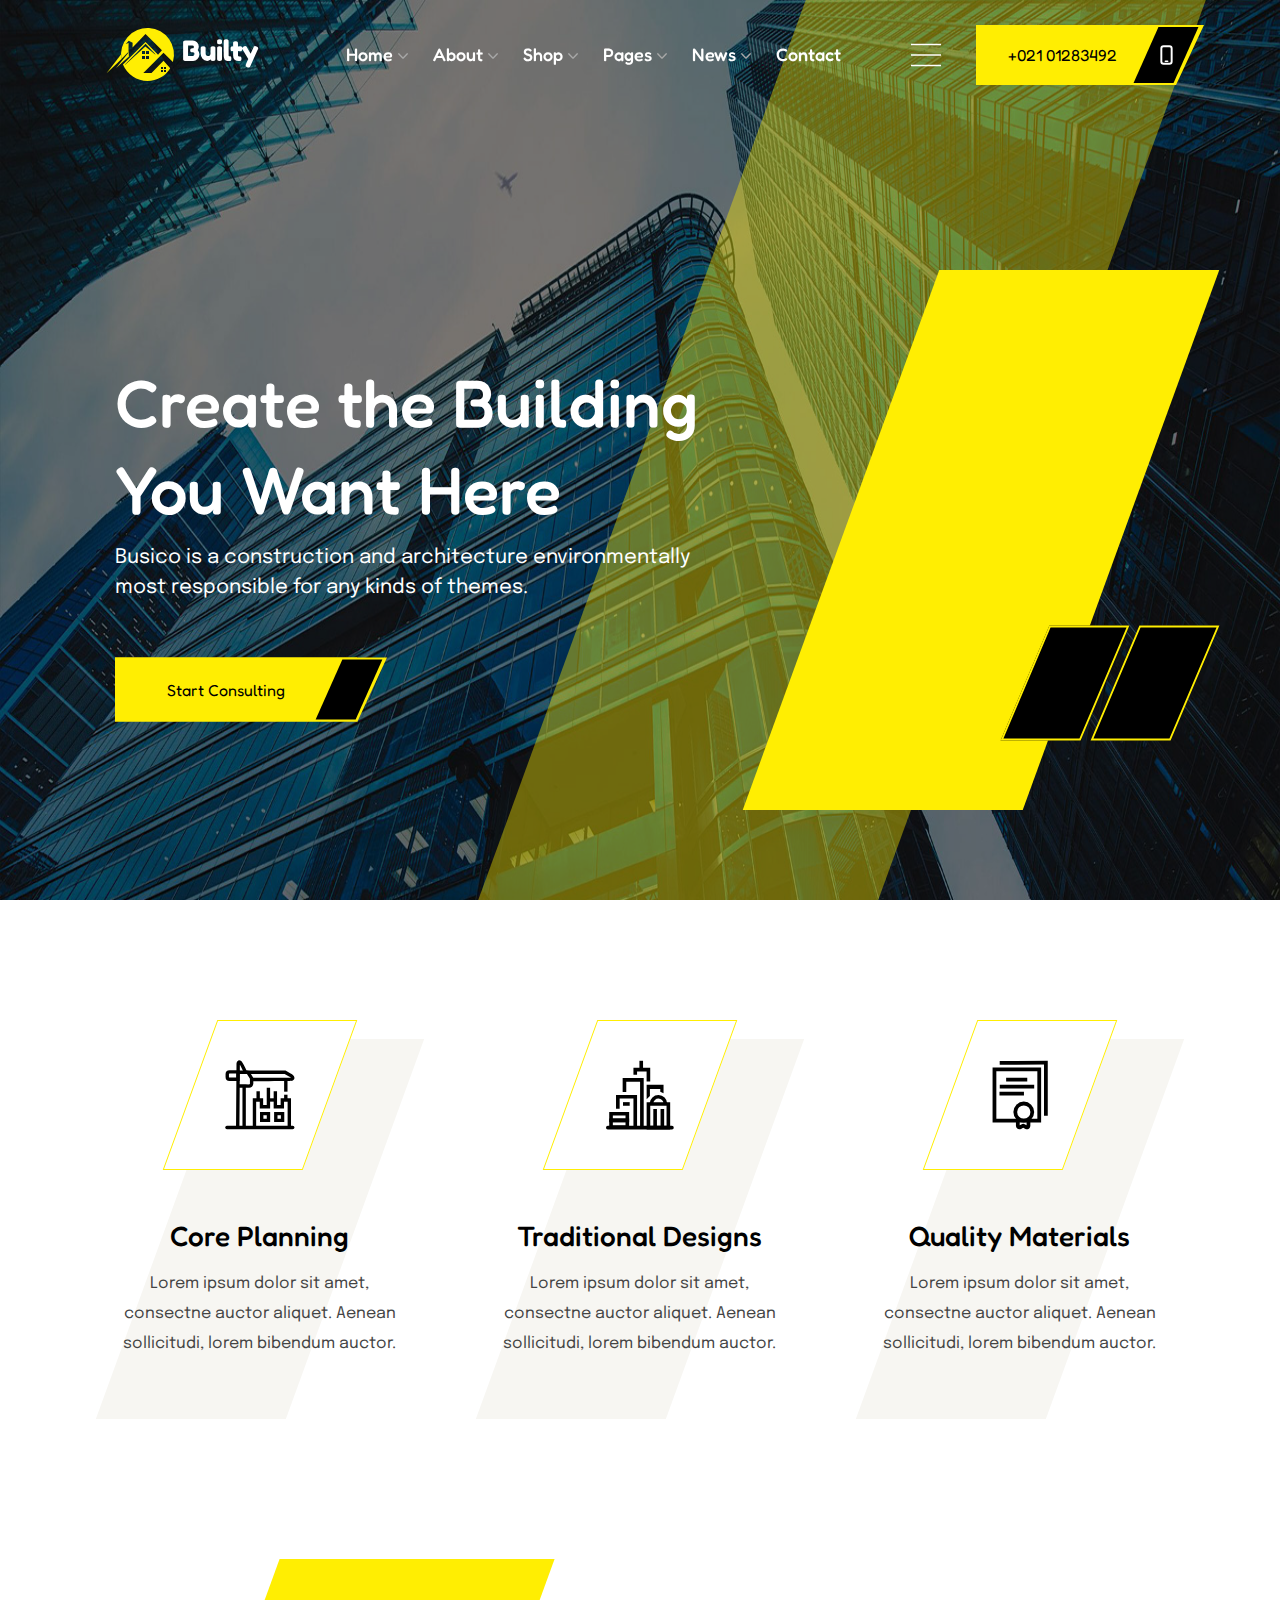
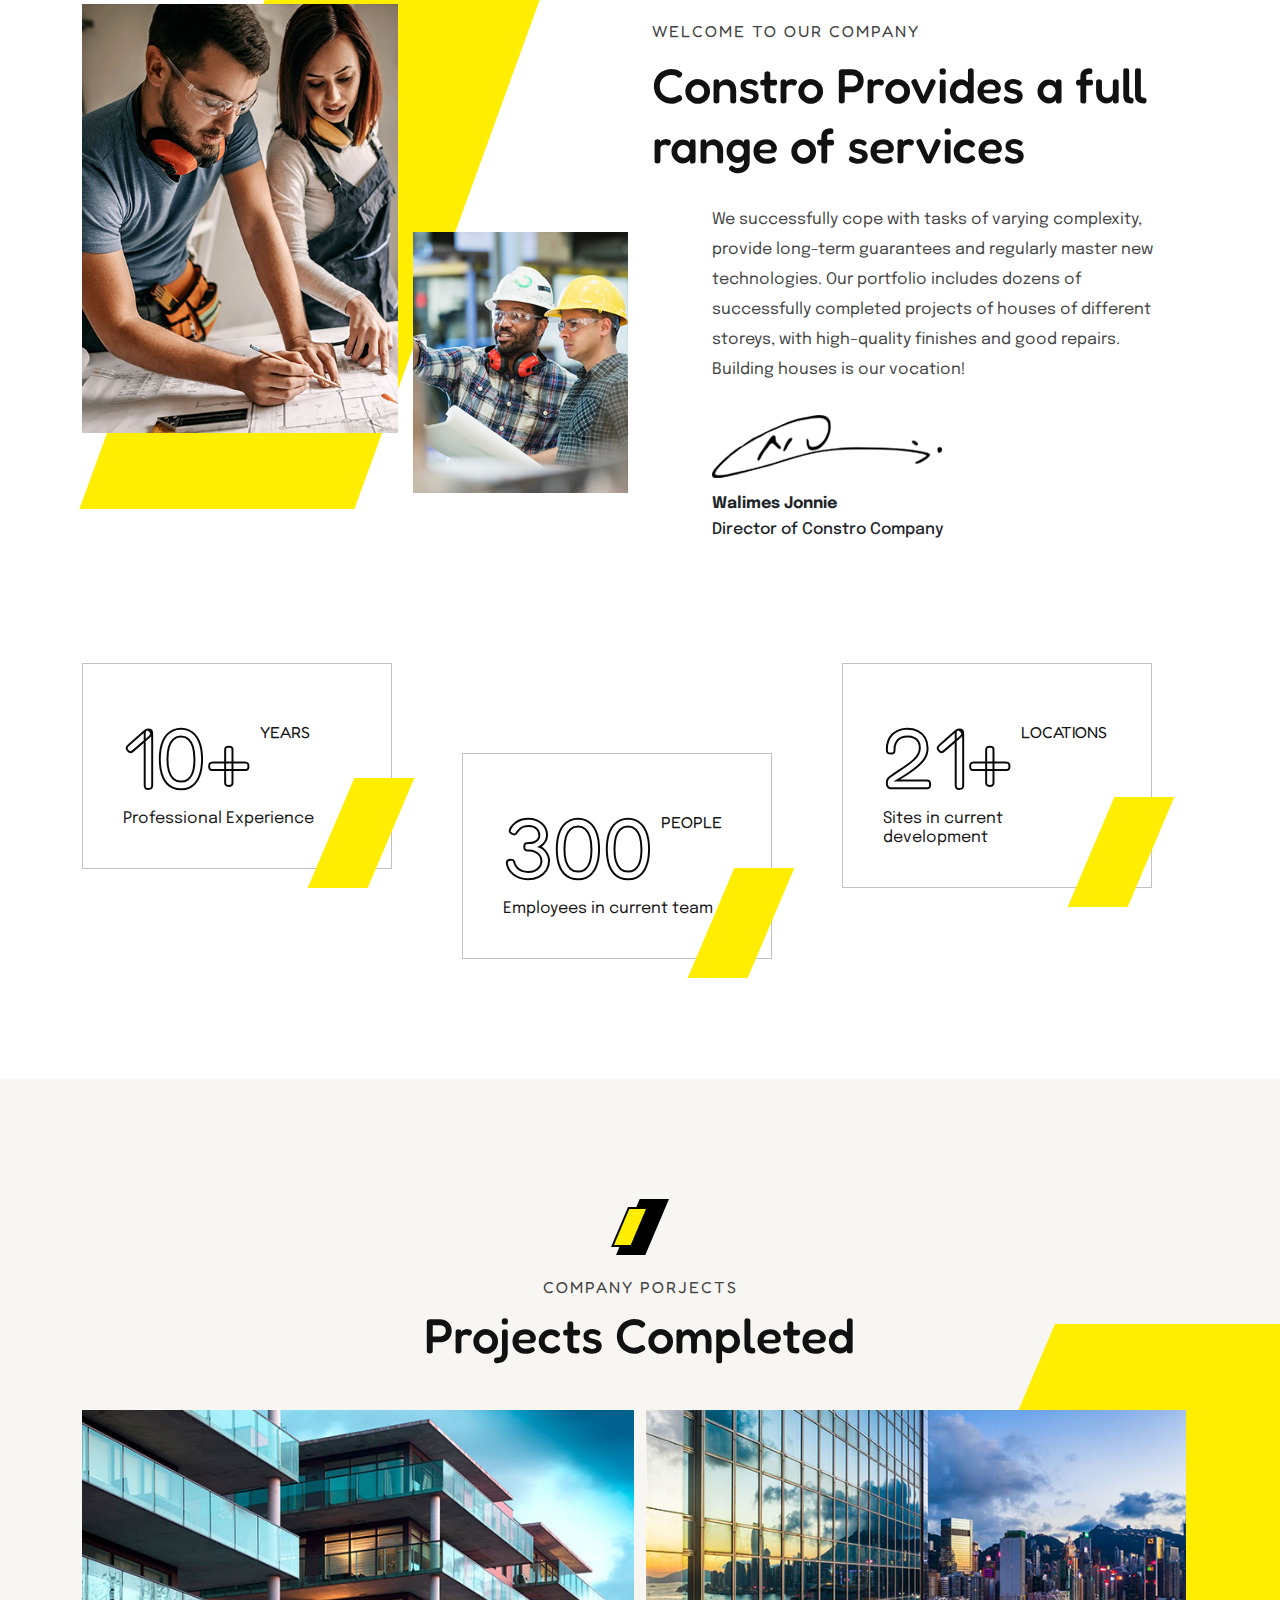
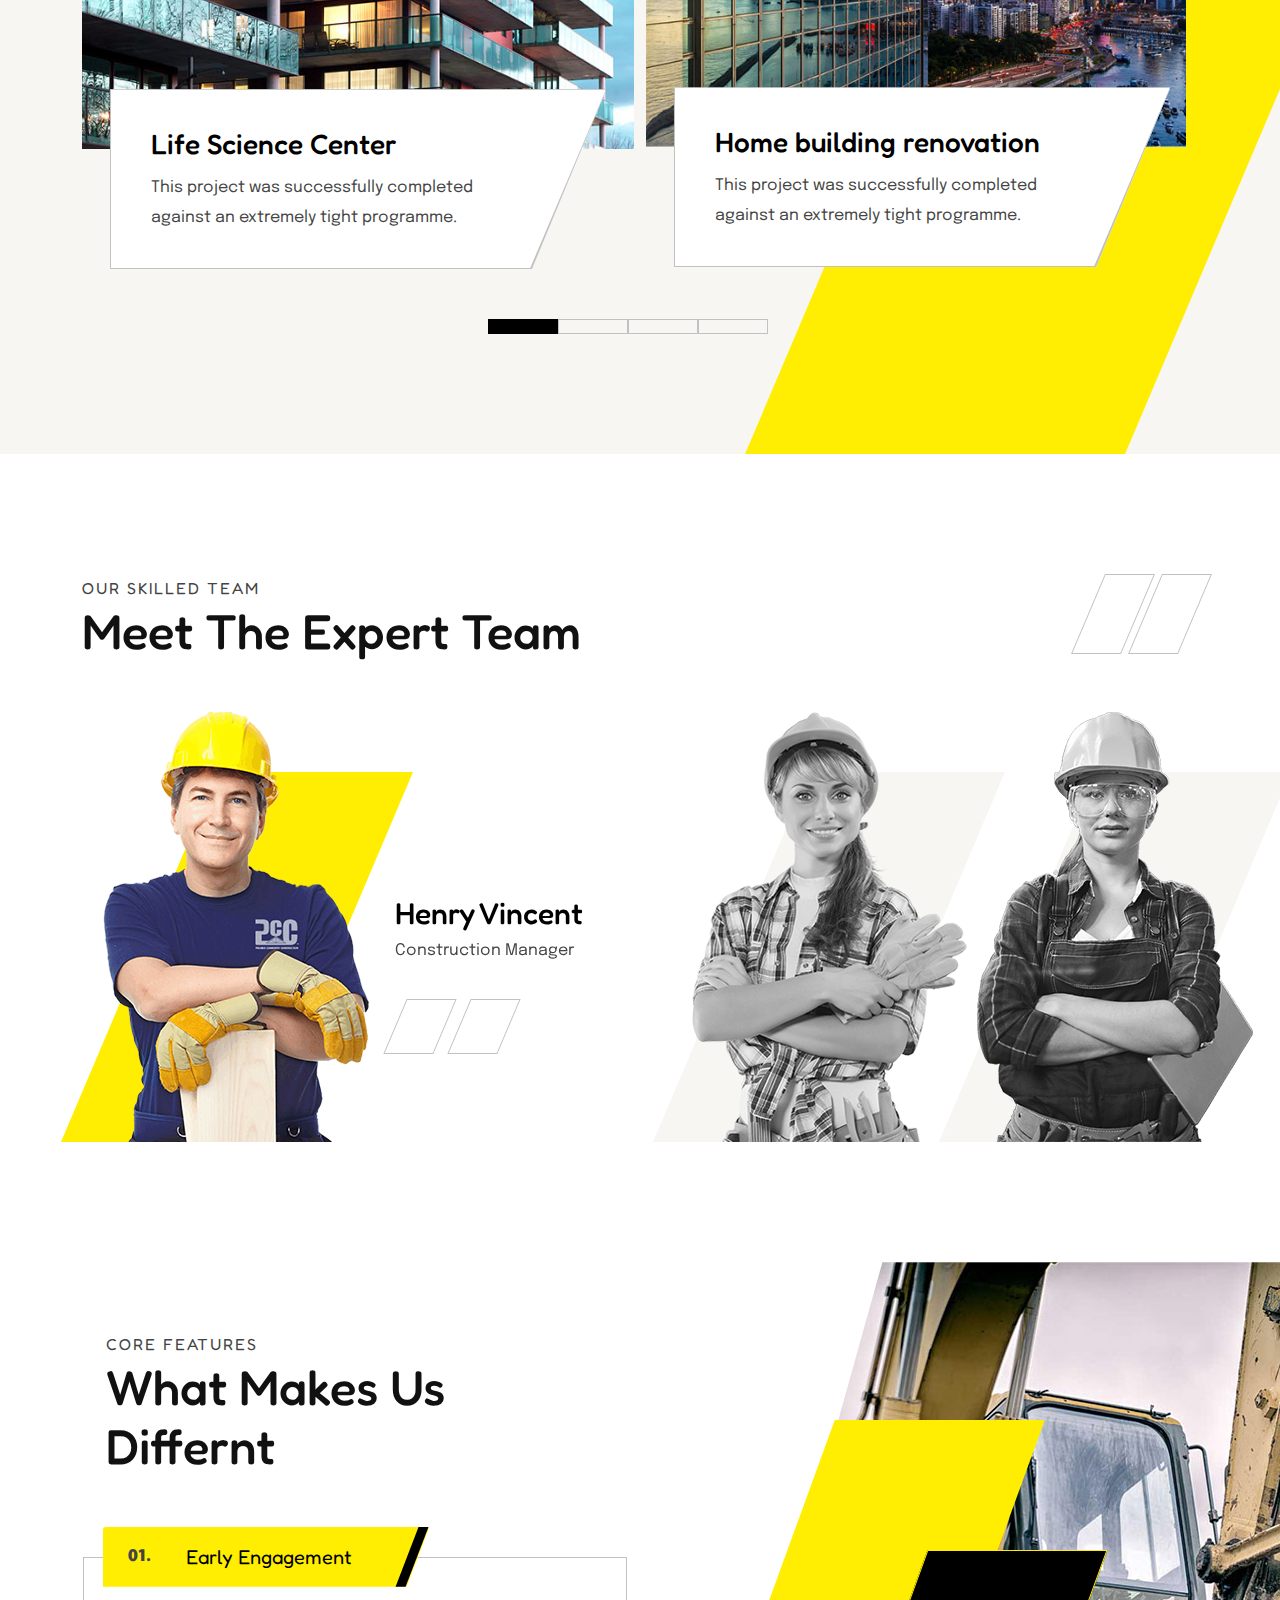
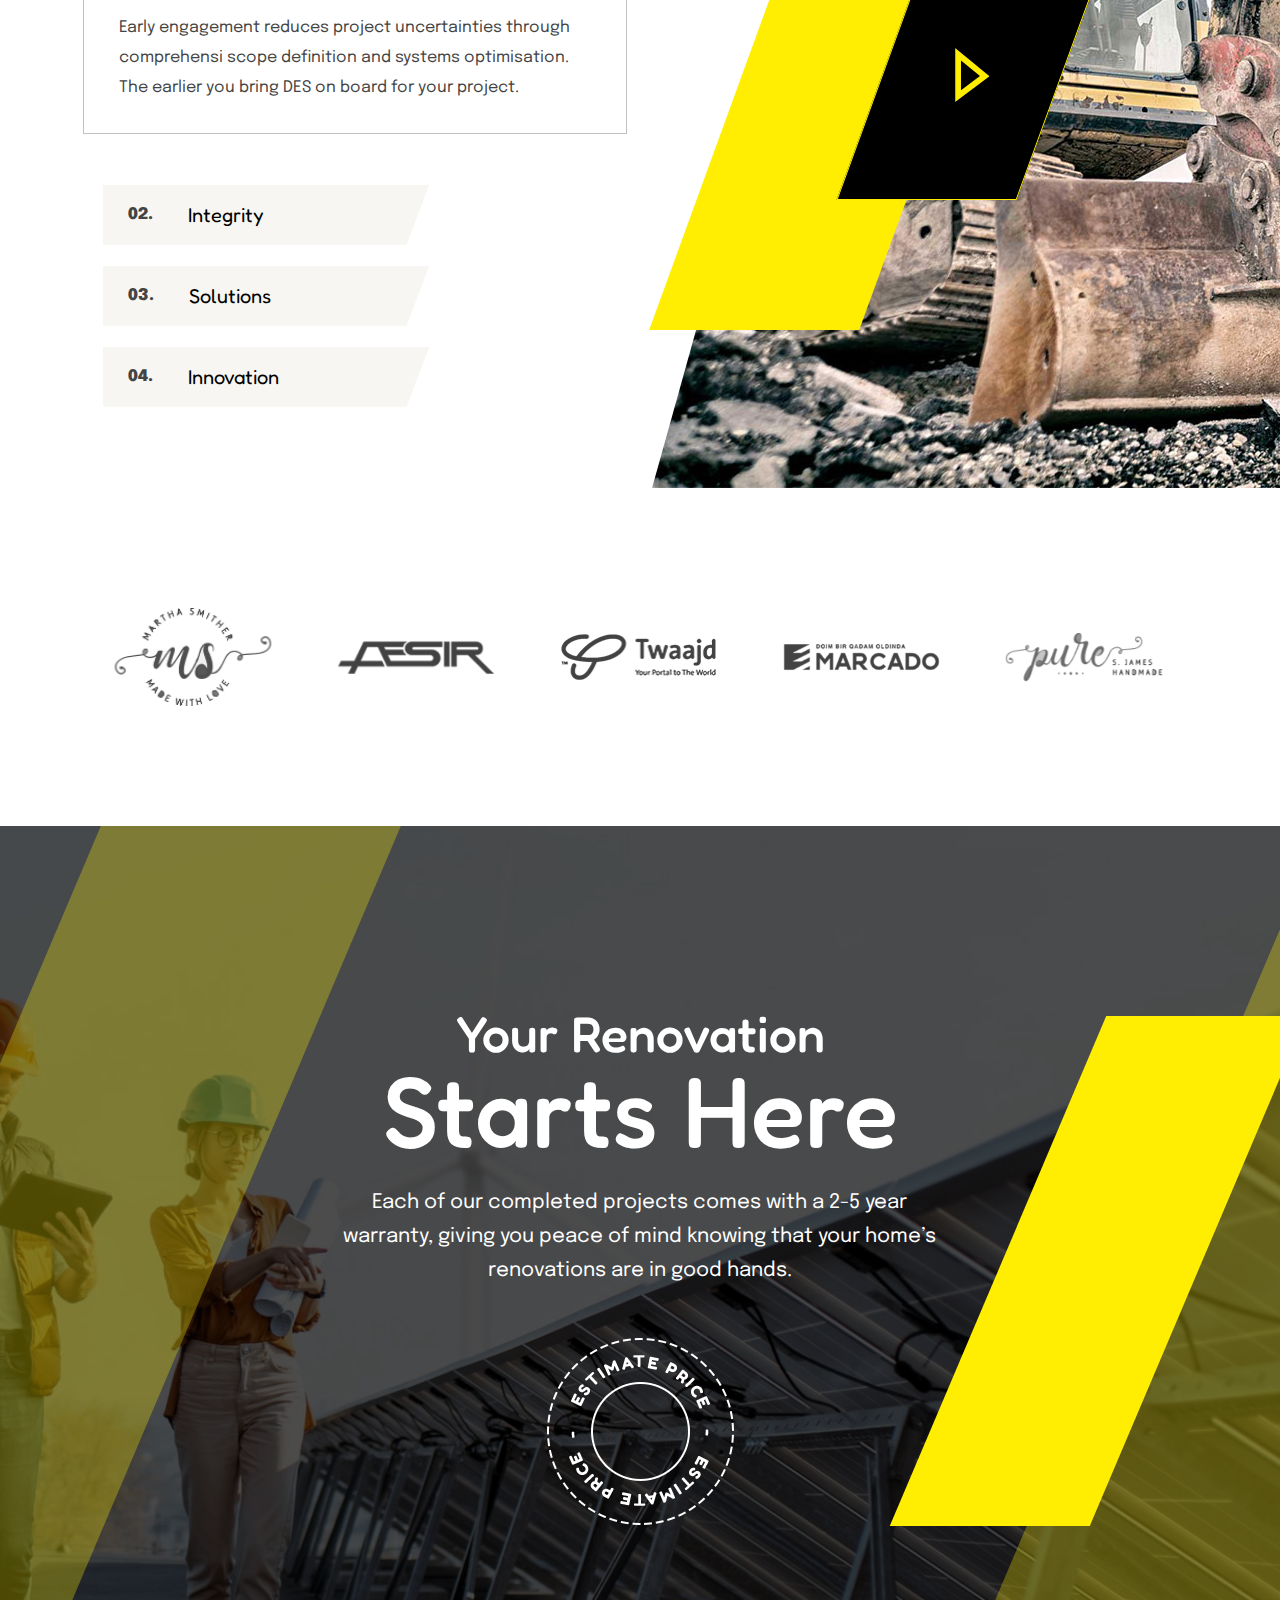
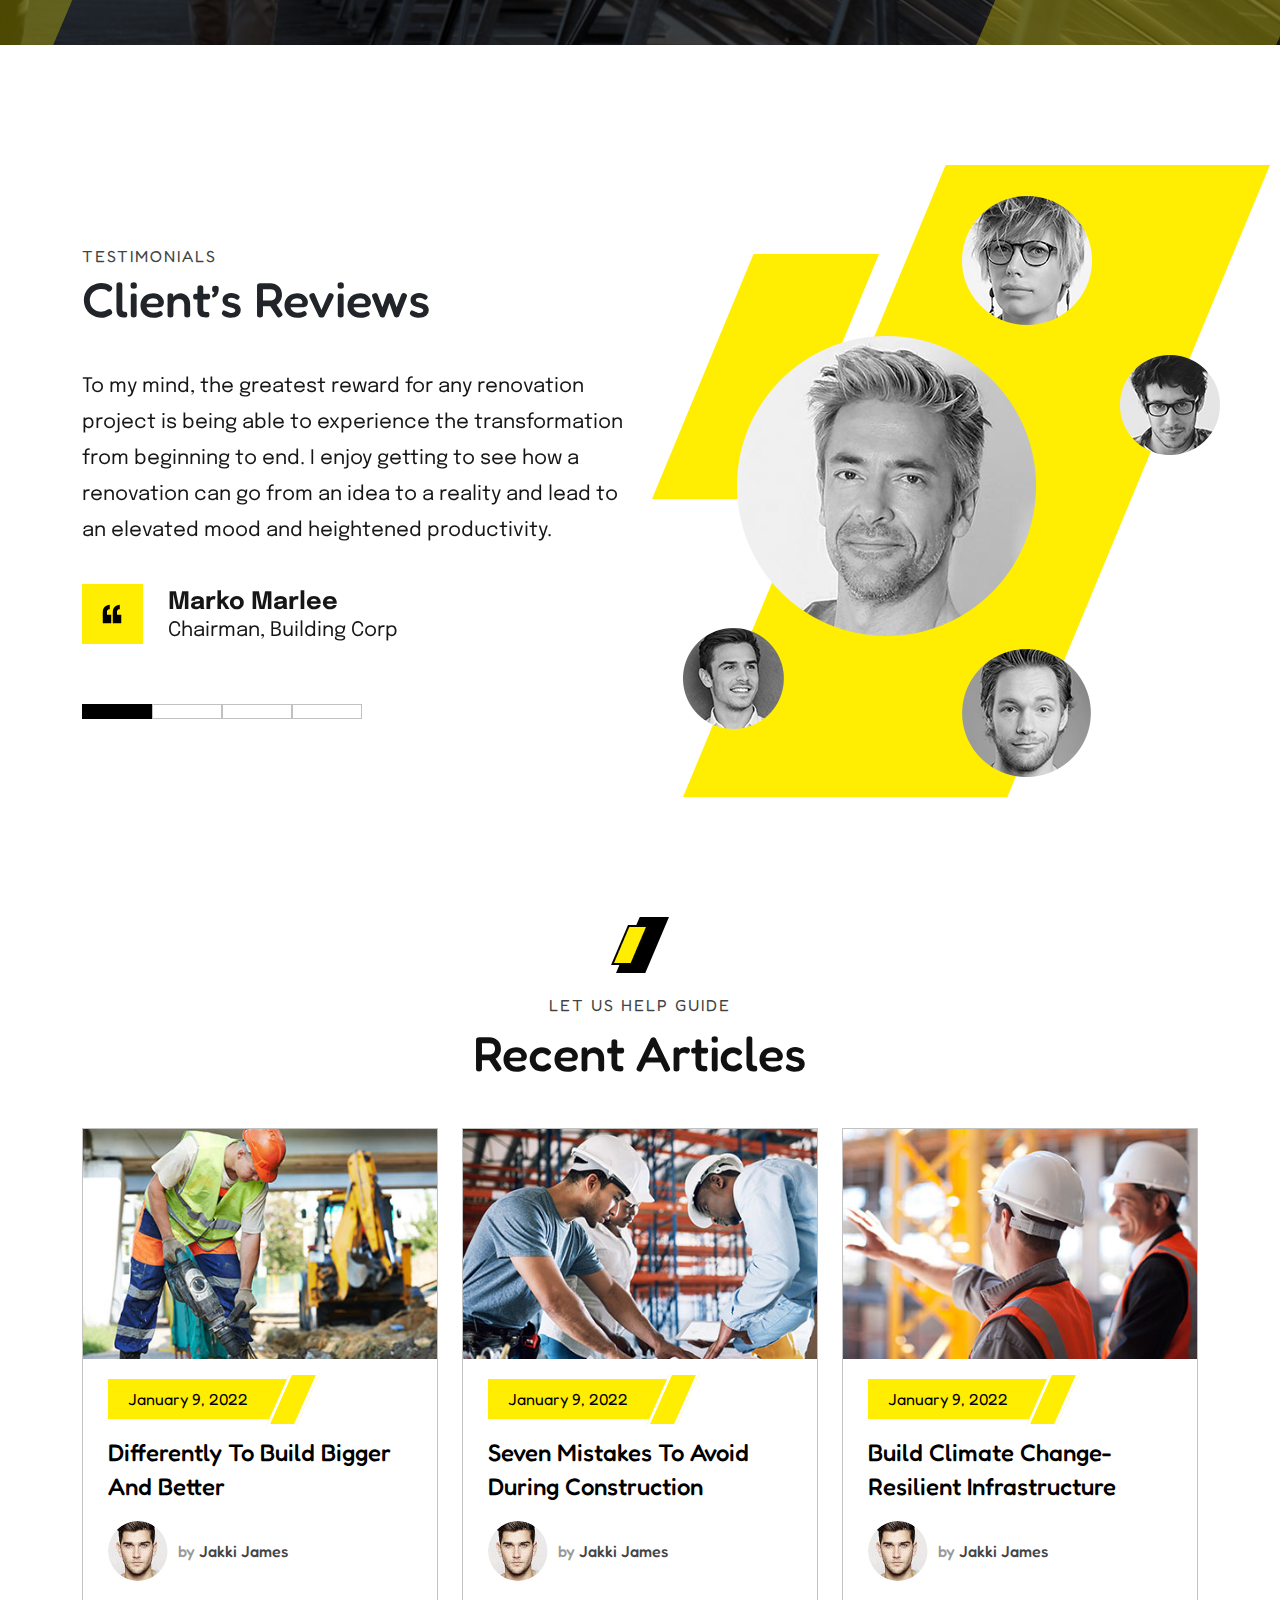
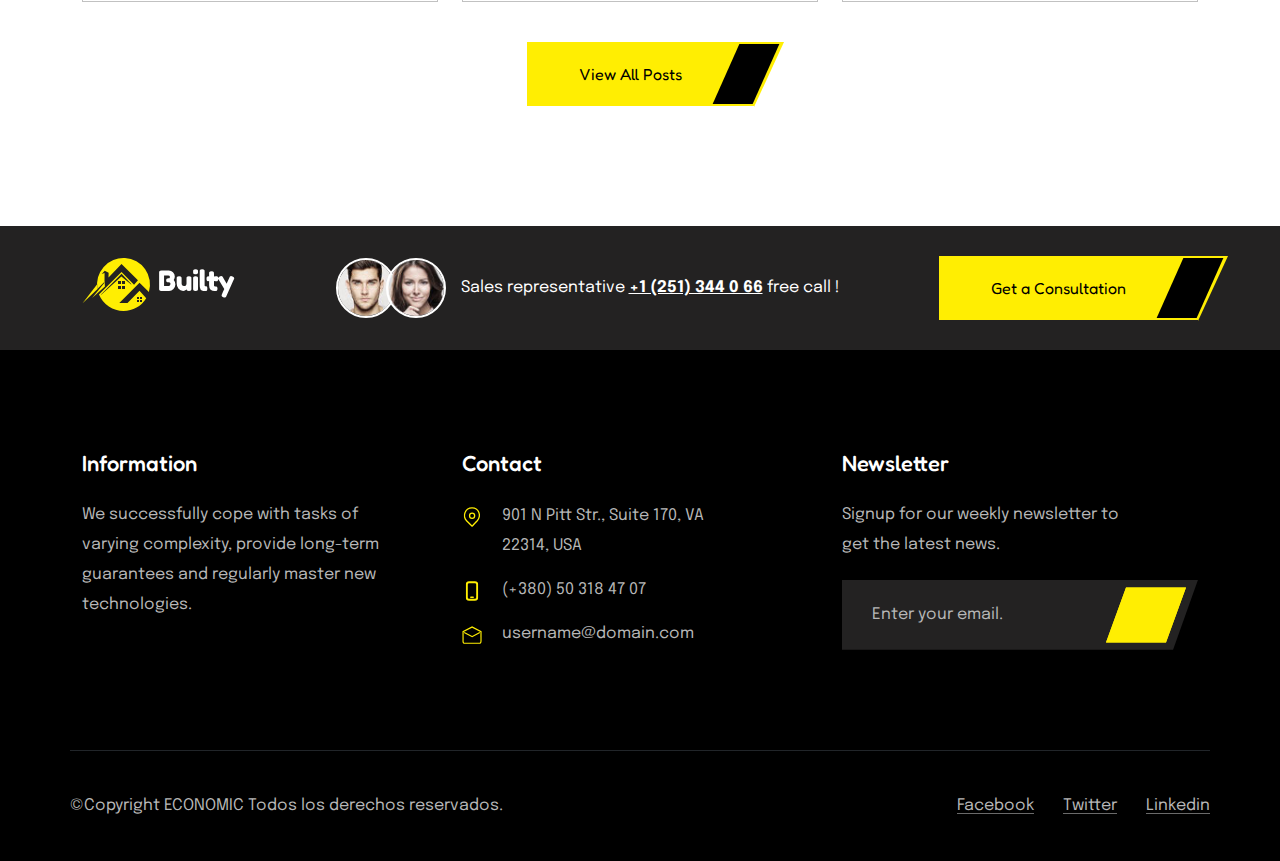
<file: pages/index.html>
<!DOCTYPE html>

<html lang="en">


<head>

  <!-- Meta Options -->

  <meta charset="utf-8">

  <meta http-equiv="X-UA-Compatible" content="IE=edge">

  <meta name="viewport" content="width=device-width, initial-scale=1.0" />



  <!-- Title -->

  <title>Homepage 1</title>



  <!-- Bootstrap -->

  <link rel="stylesheet" type="text/css" href="assets/css/bootstrap.min.css">

  <!-- Favicon -->

  <link rel="icon" type="image/x-icon" href="assets/images/heading-icon.png">

  <!-- Owl Carousal -->

  <link rel="stylesheet" type="text/css" href="assets/css/owl.carousel.min.css">
  <link rel="stylesheet" type="text/css" href="assets/css/owl.theme.default.min.css">

  <!-- Animate on scroll -->

  <link rel="stylesheet" type="text/css" href="assets/css/aos.css">


  <!-- Fancy Box -->

  <link rel="stylesheet" href="assets/css/jquery.fancybox.min.css">

  <!-- Nice Select -->

  <link rel="stylesheet" type="text/css" href="assets/css/nice-select.css">

  <!-- Stylesheet -->

  <link rel="stylesheet" type="text/css" href="assets/css/style.css">


  <!-- Colors -->

  <link rel="stylesheet" type="text/css" href="assets/css/color.css">


  <!-- Responsive -->

  <link rel="stylesheet" type="text/css" href="assets/css/responsive.css">

  <!-- Font Awesome 5 -->

  <script src="assets/js/27a041baf1.js" crossorigin="anonymous"></script>

</head>
 
<body>
  <!-- Loader Start -->
  <div class="preloader"> 
    <figure>
      <img src="assets/images/Builty-Logo-Black-Home.svg" alt="Image"> 
    </figure>
  </div>
  <!-- Loader End -->

  <!-- Header Style One Start -->
  <header class="header-style-one" >
    <div class="container">
      <div class="row">
        <div class="desktop-nav" id="stickyHeader">
          <div class="container">
            <div class="row">
              <div class="col-lg-12">
                <div class="d-flex-all justify-content-between">
                  <div class="header-logo">
                    <a href="index.html">
                      <figure>
                        <img src="assets/images/Builty-Logo.svg" alt="logoo">
                      </figure>
                    </a>
                  </div>
                  <div class="nav-bar">
                    <ul>
                      <li class="menu-item-has-children">
                        <a href="javascript:void(0)">Home</a>
                        <ul class="sub-menu">
                          <li><a href="index.html">Home One</a></li>
                          <li><a href="index-2.html">Home Two</a></li>
                          <li><a href="index-3.html">Home Three</a></li>
                        </ul>
                      </li>
                      <li class="menu-item-has-children">
                        <a href="javascript:void(0)">About</a>
                        <ul class="sub-menu">
                          <li><a href="about.html">About Company</a></li>
                          <li><a href="core-values.html">Core Values</a></li>
                          <li><a href="leadership.html">Leadership</a></li>
                          <li><a href="history.html">History</a></li>
                        </ul>
                      </li>
                      <li class="menu-item-has-children"><a href="JavaScript:void(0)">Shop</a>
                        <ul class="sub-menu">
                          <li class="menu-item-has-children">
                            <a href="javascript:void(0)">Our Products</a>
                            <ul class="sub-menu">
                              <li><a href="product-list.html">Product List</a></li>
                              <li><a href="product-grid.html">Product Grid</a></li>
                            </ul>
                          </li>
                          <li><a href="product-detail.html">Product Details</a></li>
                          <li><a href="cart.html">Shop Cart</a></li>
                          <li><a href="checkout.html">Cart Checkout</a></li>
                        </ul>
                      </li>
                      <li class="menu-item-has-children"><a href="JavaScript:void(0)">Pages</a>
                        <ul class="sub-menu">
                          <li class="menu-item-has-children">
                            <a href="javascript:void(0)">Services</a>
                            <ul class="sub-menu">
                              <li><a href="services.html">what we do</a></li>
                              <li><a href="service-detail.html">Service Detail</a></li>
                            </ul>
                          </li>
                          <li class="menu-item-has-children">
                            <a href="javascript:void(0)">Projects</a>
                            <ul class="sub-menu">
                              <li><a href="our-projects-1.html">Our Projects One</a></li>
                              <li><a href="our-projects-2.html">Our Projects Two</a></li>
                              <li><a href="project-detail.html">Project Detail</a></li>
                            </ul>
                          </li>
                          <li class="menu-item-has-children">
                            <a href="javascript:void(0)">Team</a>
                            <ul class="sub-menu">
                              <li><a href="our-team.html">Our Team</a></li>
                              <li><a href="team-detail.html">Team Detail</a></li>
                            </ul>
                          </li>
                          <li><a href="login.html">Login & Register</a></li>
                        </ul>
                      </li>
                      <li class="menu-item-has-children">
                        <a href="javascript:void(0)">News</a>
                        <ul class="sub-menu">
                          <li><a href="our-blog-1.html">Our Blog One</a></li>
                          <li><a href="our-blog-2.html">Our Blog Two</a></li>
                          <li><a href="blog-detail.html">Blog Detail</a></li>
                        </ul>
                      </li>
                      <li>
                        <a href="contact.html">Contact</a>
                      </li>
                    </ul>
                    <div class="extras">
                      <a href="javascript:void(0)" id="mobile-menu" class="menu-start">
                        <svg id="ham-menu" viewBox="0 0 100 100"> <path class="line line1" d="M 20,29.000046 H 80.000231 C 80.000231,29.000046 94.498839,28.817352 94.532987,66.711331 94.543142,77.980673 90.966081,81.670246 85.259173,81.668997 79.552261,81.667751 75.000211,74.999942 75.000211,74.999942 L 25.000021,25.000058" /> <path class="line line2" d="M 20,50 H 80" /> <path class="line line3" d="M 20,70.999954 H 80.000231 C 80.000231,70.999954 94.498839,71.182648 94.532987,33.288669 94.543142,22.019327 90.966081,18.329754 85.259173,18.331003 79.552261,18.332249 75.000211,25.000058 75.000211,25.000058 L 25.000021,74.999942" /> </svg>
                      </a>
                      <a href="javascript:void(0)" id="desktop-menu" class="menu-start">
                        <svg id="ham-menue" viewBox="0 0 100 100"> <path class="line line1" d="M 20,29.000046 H 80.000231 C 80.000231,29.000046 94.498839,28.817352 94.532987,66.711331 94.543142,77.980673 90.966081,81.670246 85.259173,81.668997 79.552261,81.667751 75.000211,74.999942 75.000211,74.999942 L 25.000021,25.000058" /> <path class="line line2" d="M 20,50 H 80" /> <path class="line line3" d="M 20,70.999954 H 80.000231 C 80.000231,70.999954 94.498839,71.182648 94.532987,33.288669 94.543142,22.019327 90.966081,18.329754 85.259173,18.331003 79.552261,18.332249 75.000211,25.000058 75.000211,25.000058 L 25.000021,74.999942" /> </svg>
                      </a>
                      <a href="tel:+02101283492" class="theme-btn">+021 01283492 
                        <i>
                          <svg xmlns="http://www.w3.org/2000/svg" xmlns:xlink="http://www.w3.org/1999/xlink" width="40" height="62" viewBox="0 0 40 62">
                          <defs>
                            <clipPath id="saddasdasdasdasda">
                              <rect width="40" height="62"/>
                            </clipPath>
                          </defs>
                          <g id="Mobisdfle" clip-path="url(#saddasdasdasdasda)">
                            <path id="Path_125" data-name="Path 1" d="M10,6a4,4,0,0,0-4,4V50a4,4,0,0,0,4,4H28a4,4,0,0,0,4-4V10a4,4,0,0,0-4-4H10m0-6H28A10,10,0,0,1,38,10V50A10,10,0,0,1,28,60H10A10,10,0,0,1,0,50V10A10,10,0,0,1,10,0Z" transform="translate(1 1)"/>
                            <path id="Path_4342" data-name="Path 2" d="M2.5,0h7a2.5,2.5,0,0,1,0,5h-7a2.5,2.5,0,0,1,0-5Z" transform="translate(14 48)"/>
                          </g>
                        </svg>
                        </i>
                      </a>
                    </div>
                  </div>
                </div>
              </div>
            </div>
          </div>
        </div>
        <div class="mobile-nav" id="mobile-nav">
          <div class="res-log">
            <a href="index.html">
              <img src="assets/images/Builty-Logo.svg" alt="Responsive Logo">
            </a>
          </div>
          <ul>
            <li class="menu-item-has-children">
              <a href="javascript:void(0)">Home</a>
              <ul class="sub-menu">
                <li><a href="index.html">Home One</a></li>
                <li><a href="index-2.html">Home Two</a></li>
                <li><a href="index-3.html">Home Three</a></li>
              </ul>
            </li>
            <li class="menu-item-has-children">
              <a href="javascript:void(0)">About</a>
              <ul class="sub-menu">
                <li><a href="about.html">About Company</a></li>
                <li><a href="core-values.html">Core Values</a></li>
                <li><a href="leadership.html">Leadership</a></li>
                <li><a href="history.html">History</a></li>
              </ul>
            </li>
            <li class="menu-item-has-children"><a href="JavaScript:void(0)">Shop</a>
              <ul class="sub-menu">
                <li class="menu-item-has-children">
                  <a href="javascript:void(0)">Our Products</a>
                  <ul class="sub-menu">
                    <li><a href="product-list.html">Product List</a></li>
                    <li><a href="product-grid.html">Product Grid</a></li>
                  </ul>
                </li>
                <li><a href="product-detail.html">Product Details</a></li>
                <li><a href="cart.html">Shop Cart</a></li>
                <li><a href="checkout.html">Cart Checkout</a></li>
              </ul>
            </li>
            <li class="menu-item-has-children"><a href="JavaScript:void(0)">Pages</a>
              <ul class="sub-menu">
                <li class="menu-item-has-children">
                  <a href="javascript:void(0)">Services</a>
                  <ul class="sub-menu">
                    <li><a href="services.html">what we do</a></li>
                    <li><a href="service-detail.html">Service Detail</a></li>
                  </ul>
                </li>
                <li class="menu-item-has-children">
                  <a href="javascript:void(0)">Projects</a>
                  <ul class="sub-menu">
                    <li><a href="our-projects-1.html">Our Projects One</a></li>
                    <li><a href="our-projects-2.html">Our Projects Two</a></li>
                    <li><a href="project-detail.html">Project Detail</a></li>
                  </ul>
                </li>
                <li class="menu-item-has-children">
                  <a href="javascript:void(0)">Team</a>
                  <ul class="sub-menu">
                    <li><a href="our-team.html">Our Team</a></li>
                    <li><a href="team-detail.html">Team Detail</a></li>
                  </ul>
                </li>
                <li><a href="login.html">Login & Register</a></li>
              </ul>
            </li>
            <li class="menu-item-has-children">
              <a href="javascript:void(0)">News</a>
              <ul class="sub-menu">
                <li><a href="our-blog-1.html">Our Blog One</a></li>
                <li><a href="our-blog-2.html">Our Blog Two</a></li>
                <li><a href="blog-detail.html">Blog Detail</a></li>
              </ul>
            </li>
            <li>
              <a href="contact.html">Contact</a>
            </li>
          </ul>
          <a href="JavaScript:void(0)" id="res-cross"></a>
        </div>
        <div class="mobile-nav desktop-menu">
          <h2>We Build Building and Great Homes.</h2>
          <p class="des">We successfully cope with tasks of varying complexity, provide long-term guarantees and regularly master new technologies.</p>
          <figure>
            <img src="assets/images/desktop-menu-img.jpg" alt="Desktop Menu Image">
          </figure>
          <h3>Get in touch</h3>
          <p class="num">(+380) 50 318 47 07</p>
          <p class="adrs">65 Allerton Street 901 N Pitt Str, Suite 170, VA 22314, USA</p>
          <div class="social-medias">
              <a href="javascript:void(0)">Facebook</a>
              <a href="javascript:void(0)">Twitter</a>
              <a href="javascript:void(0)">Linkedin</a>
            </div>
        </div>
      </div>
    </div>
  </header>
  <!-- Header Style One End -->

  <!-- Featured Slider One Start -->
  <section class="featured-slider-one" style="background: grey;">
    <div class="containe">
      <div class="ro f-slider-one owl-carousel">
        <div class="f-slider-layer">
          <img src="assets/images/f-slider-one-1.jpg" alt="Slider 1">
          <div class="f-slider-one-data">
            <h1>Create the Building You Want Here</h1>
            <p>Busico is a construction and architecture environmentally most responsible for any kinds of themes.</p>
            <a href="javascript:void(0)" data-bs-toggle="modal" data-bs-target="#exampleModal" class="theme-btn">Start Consulting <i class="fa-solid fa-angles-right"></i></a>
          </div>
        </div>
        <div class="f-slider-layer">
          <img src="assets/images/project-img-1.jpg" alt="Project Img">
          <div class="f-slider-one-data">
            <h1>A Better Way To Build Your Dreams</h1>
            <p>Busico is a construction and architecture environmentally most responsible for any kinds of themes.</p>
            <a href="javascript:void(0)" data-bs-toggle="modal" data-bs-target="#exampleModal1" class="theme-btn">Estimate Price <i class="fa-solid fa-angles-right"></i></a>
          </div>
        </div>
        <div class="f-slider-layer">
          <img src="assets/images/project-img-2.jpg" alt="Project Img 2">
          <div class="f-slider-one-data">
            <h1>Build Innovative & Industrial Solutions</h1>
            <p>Busico is a construction and architecture environmentally most responsible for any kinds of themes.</p>
            <a href="javascript:void(0)" data-bs-toggle="modal" data-bs-target="#exampleModal" class="theme-btn">Start Consulting <i class="fa-solid fa-angles-right"></i></a>
          </div>
        </div>
      </div>
    </div>
  </section>
  <!-- Featured Slider One End -->

  <!-- Service Style One Start -->
  <section class="gap service-style-one">
    <div class="container">
      <div class="row">
        <div class="col-lg-4 col-md-6 col-sm-12 text-center" >
          <div class="service-data">
            <div class="svg-icon d-flex-all">
              <img src="assets/images/icon-1.svg" alt="Icon">
            </div>
            <h3><a href="service-detail.html">Core Planning</a></h3>
            <p>Lorem ipsum dolor sit amet, consectne auctor aliquet. Aenean sollicitudi, lorem bibendum auctor.</p>
            <a class="icon" href="service-detail.html">
              <i class="fa-solid fa-angles-right"></i>
            </a>
          </div>
        </div>
        <div class="col-lg-4 col-md-6 col-sm-12 text-center" >
          <div class="service-data">
            <div class="svg-icon d-flex-all">
              <img src="assets/images/icon-2.svg" alt="Icon 2">
            </div>
            <h3><a href="service-detail.html">Traditional Designs</a></h3>
            <p>Lorem ipsum dolor sit amet, consectne auctor aliquet. Aenean sollicitudi, lorem bibendum auctor.</p>
            <a class="icon" href="service-detail.html">
              <i class="fa-solid fa-angles-right"></i>
            </a>
          </div>
        </div>
        <div class="col-lg-4 col-md-6 col-sm-12 text-center" >
          <div class="service-data">
            <div class="svg-icon d-flex-all">
              <img src="assets/images/icon-3.svg" alt="Icon 3">
            </div>
            <h3><a href="service-detail.html">Quality Materials</a></h3>
            <p>Lorem ipsum dolor sit amet, consectne auctor aliquet. Aenean sollicitudi, lorem bibendum auctor.</p>
            <a class="icon" href="service-detail.html">
              <i class="fa-solid fa-angles-right"></i>
            </a>
          </div>
        </div>
      </div>
    </div>
  </section>
  <!-- Service Style Two End -->

  <!-- About Style One Start -->
  <section class="gap no-top about-style-one">
    <div class="container">
      <div class="row">
        <div class="col-lg-6" >
          <div class="about-data-left">
            <figure>
              <img src="assets/images/about-one.png" alt="About One">
            </figure>
            <figure class="about-image">
              <img src="assets/images/about-two.png" alt="About Two">
            </figure>
          </div>
        </div>
        <div class="col-lg-6" >
          <div class="about-data-right">
            <span>Welcome to Our Company</span>
            <h2>Constro Provides a full range of services</h2>
            <div class="about-info">
              <p>
                We successfully cope with tasks of varying complexity, provide long-term guarantees and regularly master new technologies. Our portfolio includes dozens of successfully completed projects of houses of different storeys, with high–quality finishes and good repairs. Building houses is our vocation!
              </p>
              <figure>
                <img src="assets/images/signature.png" alt="Signature">
              </figure>
              <h3>Walimes Jonnie</h3>
              <h4>Director of Constro Company</h4>
            </div>
          </div>
        </div>
      </div>
    </div>
  </section>
  <!-- About Style One End -->

  <!-- Counter Style One Start -->
  <section class="gap no-top counter-style-one">
    <div class="container">
      <div class="row">
        <div class="col-lg-4 col-md-6 col-sm-12" >
          <div class="counter-data">
            <div class="count">
              <span class="counter">10</span>+<i>Years</i>
            </div>
            <h4>Professional Experience</h4>
          </div>
        </div>
        <div class="col-lg-4 col-md-6 col-sm-12" >
          <div class="counter-data upper-space">
            <div class="count">
              <span class="counter">300</span><i>People</i>
            </div>
            <h4>Employees in current team</h4>
          </div>
        </div>
        <div class="col-lg-4 col-md-6 col-sm-12" >
          <div class="counter-data">
            <div class="count">
              <span class="counter">21</span>+<i>Locations</i>
            </div>
            <h4>Sites in current development</h4>
          </div>
        </div>
      </div>
    </div>
  </section>
  <!-- Counter Style One End -->

  <!-- Project Style One Start -->
  <section class="gap project-style-one light-bg-color">
    <div class="heading">
      <figure>
        <img src="assets/images/heading-icon.png" alt="Heading Icon">
      </figure>
      <span>Company Porjects</span>
      <h2>Projects Completed</h2>
    </div>
    <div class="container">
      <div class="row project-slider owl-carousel">
        <div class="col-lg-12">
          <div class="project-post">
            <figure>
              <img src="assets/images/project-img-1.jpg" alt="project-img-1">
            </figure>
            <div class="project-data">
                <h3><a href="project-detail.html">Life Science Center</a></h3>
                <p>This project was successfully completed against an extremely tight programme.</p>
                <a class="project-icon" href="#">
                  <i class="fa-solid fa-angles-right"></i>
                </a>
            </div>
          </div>
        </div>
        <div class="col-lg-12">
          <div class="project-post">
            <figure>
              <img src="assets/images/project-img-2.jpg" alt="project-img-2">
            </figure>
            <div class="project-data">
                <h3><a href="javascript:void(0)">Home building renovation</a></h3>
                <p>This project was successfully completed against an extremely tight programme.</p>
                <a class="project-icon" href="#">
                  <i class="fa-solid fa-angles-right"></i>
                </a>
            </div>
          </div>
        </div>
        <div class="col-lg-12">
          <div class="project-post">
            <figure>
              <img src="assets/images/project-img-1.jpg" alt="project-img-1">
            </figure>
            <div class="project-data">
                <h3><a href="project-detail.html">Life Science Center</a></h3>
                <p>This project was successfully completed against an extremely tight programme.</p>
                <a class="project-icon" href="#">
                  <i class="fa-solid fa-angles-right"></i>
                </a>
            </div>
          </div>
        </div>
        <div class="col-lg-12">
          <div class="project-post">
            <figure>
              <img src="assets/images/project-img-2.jpg" alt="project-img-2">
            </figure>
            <div class="project-data">
                <h3><a href="javascript:void(0)">Home building renovation</a></h3>
                <p>This project was successfully completed against an extremely tight programme.</p>
                <a class="project-icon" href="#">
                  <i class="fa-solid fa-angles-right"></i>
                </a>
            </div>
          </div>
        </div>
        <div class="col-lg-12">
          <div class="project-post">
            <figure>
              <img src="assets/images/project-img-1.jpg" alt="project-img-1">
            </figure>
            <div class="project-data">
                <h3><a href="project-detail.html">Life Science Center</a></h3>
                <p>This project was successfully completed against an extremely tight programme.</p>
                <a class="project-icon" href="#">
                  <i class="fa-solid fa-angles-right"></i>
                </a>
            </div>
          </div>
        </div>
        <div class="col-lg-12">
          <div class="project-post">
            <figure>
              <img src="assets/images/project-img-2.jpg" alt="project-img-2">
            </figure>
            <div class="project-data">
                <h3><a href="javascript:void(0)">Home building renovation</a></h3>
                <p>This project was successfully completed against an extremely tight programme.</p>
                <a class="project-icon" href="#">
                  <i class="fa-solid fa-angles-right"></i>
                </a>
            </div>
          </div>
        </div>
        <div class="col-lg-12">
          <div class="project-post">
            <figure>
              <img src="assets/images/project-img-1.jpg" alt="project-img-1">
            </figure>
            <div class="project-data">
                <h3><a href="project-detail.html">Life Science Center</a></h3>
                <p>This project was successfully completed against an extremely tight programme.</p>
                <a class="project-icon" href="#">
                  <i class="fa-solid fa-angles-right"></i>
                </a>
            </div>
          </div>
        </div>
        <div class="col-lg-12">
          <div class="project-post">
            <figure>
              <img src="assets/images/project-img-2.jpg" alt="project-img-2">
            </figure>
            <div class="project-data">
                <h3><a href="javascript:void(0)">Home building renovation</a></h3>
                <p>This project was successfully completed against an extremely tight programme.</p>
                <a class="project-icon" href="#">
                  <i class="fa-solid fa-angles-right"></i>
                </a>
            </div>
          </div>
        </div>
      </div>
    </div>
  </section>
  <!-- Project Style One End -->

  <!-- Team Style One Start -->
  <section class="gap team-style-one">
    <div class="heading-style-2">
      <div class="container">
        <div class="row align-items-center">
          <div class="col-lg-6 col-md-8">
            <div class="data">
              <span>Our Skilled Team</span>
              <h2>Meet The Expert Team</h2>
            </div>
          </div> 
          <div class="col-lg-6 col-md-4">
            <div class="team-slider-nav">
              
            </div>
          </div>         
        </div>
      </div>
    </div>
    <div class="container">
      <div class="row">
        <div class="col-lg-12">
          <div class="team-slider owl-carousel">
            <div class="team-data">
              <div class="team-image">
                <figure>
                  <img src="assets/images/team-3.png" alt="team-3">
                </figure>
              </div>
              <div class="team-info">
                <h3>Harald Gindl, MBA</h3>
                <p>Head Railway Construction</p>
                <div class="team-social-media">
                  <a class="fb icon" href="#">
                    <i class="fa-brands fa-facebook-f"></i>
                  </a>
                  <a class="tw icon" href="#">
                    <i class="fa-brands fa-twitter"></i>
                  </a>
                </div>
              </div>
            </div>
            <div class="team-data">
              <div class="team-image">
                <figure>
                  <img src="assets/images/team-1.png" alt="team-1">
                </figure>
              </div>
              <div class="team-info">
                <h3>Edward Jeffrey</h3>
                <p>Finance Department</p>
                <div class="team-social-media">
                  <a class="fb icon" href="#">
                    <i class="fa-brands fa-facebook-f"></i>
                  </a>
                  <a class="tw icon" href="#">
                    <i class="fa-brands fa-twitter"></i>
                  </a>
                </div>
              </div>
            </div>
            <div class="team-data">
              <div class="team-image">
                <figure>
                  <img src="assets/images/team-2.png" alt="team-2">
                </figure>
              </div>
              <div class="team-info">
                <h3>Nicholas Larry</h3>
                <p>Railway Manager</p>
                <div class="team-social-media">
                  <a class="fb icon" href="#">
                    <i class="fa-brands fa-facebook-f"></i>
                  </a>
                  <a class="tw icon" href="#">
                    <i class="fa-brands fa-twitter"></i>
                  </a>
                </div>
              </div>
            </div>
            <div class="team-data">
              <div class="team-image">
                <figure>
                  <img src="assets/images/team-3.png" alt="team-3">
                </figure>
              </div>
              <div class="team-info">
                <h3>Stephen</h3>
                <p>Creative Worker</p>
                <div class="team-social-media">
                  <a class="fb icon" href="#">
                    <i class="fa-brands fa-facebook-f"></i>
                  </a>
                  <a class="tw icon" href="#">
                    <i class="fa-brands fa-twitter"></i>
                  </a>
                </div>
              </div>
            </div>
            <div class="team-data">
              <div class="team-image">
                <figure>
                  <img src="assets/images/team-1.png" alt="team-1">
                </figure>
              </div>
              <div class="team-info">
                <h3>Eric Scot</h3>
                <p>Cheif Railway Construction</p>
                <div class="team-social-media">
                  <a class="fb icon" href="#">
                    <i class="fa-brands fa-facebook-f"></i>
                  </a>
                  <a class="tw icon" href="#">
                    <i class="fa-brands fa-twitter"></i>
                  </a>
                </div>
              </div>
            </div>
            <div class="team-data">
              <div class="team-image">
                <figure>
                  <img src="assets/images/team-2.png" alt="team-2">
                </figure>
              </div>
              <div class="team-info">
                <h3>Alexander</h3>
                <p>Head Railway Construction</p>
                <div class="team-social-media">
                  <a class="fb icon" href="#">
                    <i class="fa-brands fa-facebook-f"></i>
                  </a>
                  <a class="tw icon" href="#">
                    <i class="fa-brands fa-twitter"></i>
                  </a>
                </div>
              </div>
            </div>
            <div class="team-data">
              <div class="team-image">
                <figure>
                  <img src="assets/images/team-3.png" alt="team-3">
                </figure>
              </div>
              <div class="team-info">
                <h3>Jose Tyler</h3>
                <p>HR Department</p>
                <div class="team-social-media">
                  <a class="fb icon" href="#">
                    <i class="fa-brands fa-facebook-f"></i>
                  </a>
                  <a class="tw icon" href="#">
                    <i class="fa-brands fa-twitter"></i>
                  </a>
                </div>
              </div>
            </div>
            <div class="team-data">
              <div class="team-image">
                <figure>
                  <img src="assets/images/team-2.png" alt="team-2">
                </figure>
              </div>
              <div class="team-info">
                <h3>Henry Vincent</h3>
                <p>Construction Manager</p>
                <div class="team-social-media">
                  <a class="fb icon" href="#">
                    <i class="fa-brands fa-facebook-f"></i>
                  </a>
                  <a class="tw icon" href="#">
                    <i class="fa-brands fa-twitter"></i>
                  </a>
                </div>
              </div>
            </div>
          </div>
        </div>
      </div>
    </div>
  </section>
  <!-- Team Style One End -->

  <!-- Core Features Start -->
  <section class="core-features">
    <div class="container">
      <div class="row">
        <div class="col-lg-6" >
          <div class="space">
            <div class="heading-style-2">
              <div class="container">
                <div class="row">
                  <div class="col-lg-12">
                    <div class="data">
                      <span>Core Features</span>
                      <h2>What Makes Us Differnt</h2>
                    </div>
                  </div>         
                </div>
              </div>
            </div>
            <div class="accordion" id="accordionExample">
              <div class="accordion-item">
                <h2 class="accordion-header" id="headingOne">
                  <button class="accordion-button" type="button" data-bs-toggle="collapse" data-bs-target="#collapseOne" aria-expanded="true" aria-controls="collapseOne">
                    <span class="num">01.</span> Early Engagement
                  </button>
                </h2>
                <div id="collapseOne" class="accordion-collapse collapse show" aria-labelledby="headingOne" data-bs-parent="#accordionExample">
                  <div class="accordion-body">
                    <p>Early engagement reduces project uncertainties through comprehensi scope definition and systems optimisation. The earlier you bring DES on board for your project.</p>
                  </div>
                </div>
              </div>
              <div class="accordion-item">
                <h2 class="accordion-header" id="headingTwo">
                  <button class="accordion-button collapsed" type="button" data-bs-toggle="collapse" data-bs-target="#collapseTwo" aria-expanded="false" aria-controls="collapseTwo">
                    <span class="num">02.</span> Integrity
                  </button>
                </h2>
                <div id="collapseTwo" class="accordion-collapse collapse" aria-labelledby="headingTwo" data-bs-parent="#accordionExample">
                  <div class="accordion-body">
                    <p>Early engagement reduces project uncertainties through comprehensi scope definition and systems optimisation. The earlier you bring DES on board for your project.</p>                  </div>
                </div>
              </div>
              <div class="accordion-item">
                <h2 class="accordion-header" id="headingThree">
                  <button class="accordion-button collapsed" type="button" data-bs-toggle="collapse" data-bs-target="#collapseThree" aria-expanded="false" aria-controls="collapseThree">
                    <span class="num">03.</span> Solutions
                  </button>
                </h2>
                <div id="collapseThree" class="accordion-collapse collapse" aria-labelledby="headingThree" data-bs-parent="#accordionExample">
                  <div class="accordion-body">
                    <p>Early engagement reduces project uncertainties through comprehensi scope definition and systems optimisation. The earlier you bring DES on board for your project.</p>
                  </div>
                </div>
              </div>
              <div class="accordion-item">
                <h2 class="accordion-header" id="headingFour">
                  <button class="accordion-button collapsed" type="button" data-bs-toggle="collapse" data-bs-target="#collapseFour" aria-expanded="false" aria-controls="collapseFour">
                    <span class="num">04.</span> Innovation
                  </button>
                </h2>
                <div id="collapseFour" class="accordion-collapse collapse" aria-labelledby="headingThree" data-bs-parent="#accordionExample">
                  <div class="accordion-body">
                    Early engagement reduces project uncertainties through comprehensi scope definition and systems optimisation. The earlier you bring DES on board for your project.
                  </div>
                </div>
              </div>
            </div>
          </div>
        </div>
        <div class="col-lg-6" >
          <div class="shape">
            <div class="video">
              <figure>
                <img src="assets/images/core-feature.jpg" alt="Core Feature Img">
              </figure>
              <a class="video-play-btn" data-fancybox="" href="https://www.youtube.com/watch?v=uemObN8_dcw">
                <svg xmlns="http://www.w3.org/2000/svg" xmlns:xlink="http://www.w3.org/1999/xlink" width="35" height="56" viewBox="0 0 35 56"> <defs> <clipPath id="clip-video_arrow"> <rect width="35" height="56"/> </clipPath> </defs> <g id="video_arrow" data-name="video arrow" clip-path="url(#clip-video_arrow)"> <path id="Shape_1" data-name="Shape 1" d="M1362,5000.8,1327,4972V5027Z" transform="translate(-1326.998 -4971.996)" fill="rgba(0,0,0,0)"/> <path id="Shape_1_-_Outline" data-name="Shape 1 - Outline" d="M1333,5015.017l19.29-14.437L1333,4984.7v30.313M1327,5027V4972l35,28.807Z" transform="translate(-1326.998 -4971.996)"/> </g> </svg>
              </a>
            </div>
          </div>
        </div>
      </div>
    </div>
  </section>
  <!-- Core Features End -->


  <!-- Client Style One Start -->
  <div class="gap client-style-one">
    <div class="container">
      <div class="row">
        <div class="col-lg-12">
          <div class="client-slider owl-carousel">
            <img class="w-auto m-auto" src="assets/images/client-1.png" alt="client-1">
            <img class="w-auto m-auto" src="assets/images/client-2.png" alt="client-2">
            <img class="w-auto m-auto" src="assets/images/client-3.png" alt="client-3">
            <img class="w-auto m-auto" src="assets/images/client-4.png" alt="client-4">
            <img class="w-auto m-auto" src="assets/images/client-5.png" alt="client-5">
            <img class="w-auto m-auto" src="assets/images/client-1.png" alt="client-1">
            <img class="w-auto m-auto" src="assets/images/client-2.png" alt="client-2">
          </div>
        </div>
      </div>
    </div>
  </div>
  <!-- Client Style One End -->

  <!-- Renovation Start -->
  <section class="gap renovation">
    <div class="parallax" style="background-image: url(assets/images/reno-img.jpg);"></div>
    <div class="container">
      <div class="row">
        <div class="col-lg-12">
          <div class="reno-data">
            <h3>Your Renovation</h3>
            <h2>Starts Here</h2>
            <p>Each of our completed projects comes with a 2-5 year warranty, giving you peace of mind knowing that your home’s renovations are in good hands.</p>
            <div class="bbtn">
              <figure>
                <img class="w-auto circle-layer" src="assets/images/circle-text.png" alt="Circle Text">
              </figure>
              <a href="javascript:void(0)" data-bs-toggle="modal" data-bs-target="#exampleModal1"><i class="fa-solid fa-arrow-up-long"></i></a>
            </div>
          </div>
        </div>
      </div>
    </div>
  </section>
  <!-- Renovation End -->

  <!-- Client Review Style One Start -->
  <section class="gap client-review-style-one">
    <div class="container">
      <div class="row align-items-center">
        <div class="col-lg-6" >
            <div class="head-review">
              <span>Testimonials</span>
              <h3>Client’s Reviews</h3>
            </div>
          <div class="client-review-slider owl-carousel">
            <div class="slider-data">
              <p>To my mind, the greatest reward for any renovation project is being able to experience the transformation from beginning to end. I enjoy getting to see how a renovation can go from an idea to a reality and lead to an elevated mood and heightened productivity.</p>
              <div class="bio d-flex-all justify-content-start w-100">
                <div class="icon d-flex-all">
                  <svg xmlns="http://www.w3.org/2000/svg" xmlns:xlink="http://www.w3.org/1999/xlink" width="26" height="26" viewBox="0 0 26 26"> <defs> <clipPath id="clip-Inverted"> <rect width="26" height="26"/> </clipPath> </defs> <g id="Inverted_" data-name="Inverted commas flaky" clip-path="url(#clip-Inverted)"> <path id="Path_3444" data-name="Path 3" d="M.032,24.036V14.478l-.032,0V8.991C.4.4,9.086,0,9.086,0V5.961c-3.535,0-3.555,3.03-3.555,3.03v4.045h5.5v11ZM0,8.991Z" transform="translate(14 0.964)"/> <path id="Path_weee4" data-name="Path 4" d="M.032,24.036V14.478l-.032,0V8.991C.4.4,9.086,0,9.086,0V5.961c-3.535,0-3.555,3.03-3.555,3.03v4.045h5.5v11ZM0,8.991Z" transform="translate(0.969 0.964)"/> </g> </svg>
                </div>
                <div class="details w-100">
                  <h3>Marko Marlee</h3>
                  <p>Chairman, Building Corp</p>
                </div>
              </div>
            </div>
            <div class="slider-data">
              <p>To my mind, the greatest reward for any renovation project is being able to experience the transformation from beginning to end. I enjoy getting to see how a renovation can go from an idea to a reality and lead to an elevated mood and heightened productivity.</p>
              <div class="bio d-flex-all justify-content-start w-100">
                <div class="icon d-flex-all">
                  <svg xmlns="http://www.w3.org/2000/svg" xmlns:xlink="http://www.w3.org/1999/xlink" width="26" height="26" viewBox="0 0 26 26"> <defs> <clipPath id="clip-Inverted_comma"> <rect width="26" height="26"/> </clipPath> </defs> <g id="Inver" data-name="Inverted commas flaky" clip-path="url(#clip-Inverted_comma)"> <path id="Path_332" data-name="Path 3" d="M.032,24.036V14.478l-.032,0V8.991C.4.4,9.086,0,9.086,0V5.961c-3.535,0-3.555,3.03-3.555,3.03v4.045h5.5v11ZM0,8.991Z" transform="translate(14 0.964)"/> <path id="Path_3344" data-name="Path 4" d="M.032,24.036V14.478l-.032,0V8.991C.4.4,9.086,0,9.086,0V5.961c-3.535,0-3.555,3.03-3.555,3.03v4.045h5.5v11ZM0,8.991Z" transform="translate(0.969 0.964)"/> </g> </svg>
                </div>
                <div class="details w-100">
                  <h3>Christopher</h3>
                  <p>Social Worker</p>
                </div>
              </div>
            </div>
            <div class="slider-data">
              <p>To my mind, the greatest reward for any renovation project is being able to experience the transformation from beginning to end. I enjoy getting to see how a renovation can go from an idea to a reality and lead to an elevated mood and heightened productivity.</p>
              <div class="bio d-flex-all justify-content-start w-100">
                <div class="icon d-flex-all">
                  <svg xmlns="http://www.w3.org/2000/svg" xmlns:xlink="http://www.w3.org/1999/xlink" width="26" height="26" viewBox="0 0 26 26"> <defs> <clipPath id="clip-Inve"> <rect width="26" height="26"/> </clipPath> </defs> <g id="Inverted_co" data-name="Inverted commas flaky" clip-path="url(#clip-Inve)"> <path id="Path_35555" data-name="Path 3" d="M.032,24.036V14.478l-.032,0V8.991C.4.4,9.086,0,9.086,0V5.961c-3.535,0-3.555,3.03-3.555,3.03v4.045h5.5v11ZM0,8.991Z" transform="translate(14 0.964)"/> <path id="Path_4545454" data-name="Path 4" d="M.032,24.036V14.478l-.032,0V8.991C.4.4,9.086,0,9.086,0V5.961c-3.535,0-3.555,3.03-3.555,3.03v4.045h5.5v11ZM0,8.991Z" transform="translate(0.969 0.964)"/> </g> </svg>
                </div>
                <div class="details w-100">
                  <h3>Donald Paul</h3>
                  <p>Constructor</p>
                </div>
              </div>
            </div>
            <div class="slider-data">
              <p>To my mind, the greatest reward for any renovation project is being able to experience the transformation from beginning to end. I enjoy getting to see how a renovation can go from an idea to a reality and lead to an elevated mood and heightened productivity.</p>
              <div class="bio d-flex-all justify-content-start w-100">
                <div class="icon d-flex-all">
                  <svg xmlns="http://www.w3.org/2000/svg" xmlns:xlink="http://www.w3.org/1999/xlink" width="26" height="26" viewBox="0 0 26 26"> <defs> <clipPath id="clip-Inverted_coadsadad"> <rect width="26" height="26"/> </clipPath> </defs> <g id="Inverte" data-name="Inverted commas flaky" clip-path="url(#clip-Inverted_coadsadad)"> <path id="Path_3fewrrw" data-name="Path 3" d="M.032,24.036V14.478l-.032,0V8.991C.4.4,9.086,0,9.086,0V5.961c-3.535,0-3.555,3.03-3.555,3.03v4.045h5.5v11ZM0,8.991Z" transform="translate(14 0.964)"/> <path id="Path_werwer4" data-name="Path 4" d="M.032,24.036V14.478l-.032,0V8.991C.4.4,9.086,0,9.086,0V5.961c-3.535,0-3.555,3.03-3.555,3.03v4.045h5.5v11ZM0,8.991Z" transform="translate(0.969 0.964)"/> </g> </svg>
                </div>
                <div class="details w-100">
                  <h3>Kevin Samuel</h3>
                  <p>Creative Head</p>
                </div>
              </div>
            </div>
          </div>
        </div>
        <div class="col-lg-6" >
          <figure>
            <img src="assets/images/clients-images.png" alt="Client Images">
          </figure>
        </div>
      </div>
    </div>
  </section>
  <!-- Client Review Style One End -->

  <!-- Blog Style One Start -->
  <section class="gap no-top blog-style-one">
    <div class="heading">
      <figure>
        <img src="assets/images/heading-icon.png" alt="heading-icon">
      </figure>
      <span>Let us Help Guide</span>
      <h2>Recent Articles</h2>
    </div>
    <div class="container">
      <div class="row">
        <div class="col-lg-4 col-md-6 col-sm-12">
          <div class="blog-post">
            <div class="blog-image">
              <figure>
                <img src="assets/images/blog-img-1.jpg" alt="blog-img-1">
              </figure>
              <a href="blog-detail.html">
                <i class="fa-solid fa-angles-right"></i>
              </a>
            </div>
            <div class="blog-data">
              <span class="blog-date">January 9, 2022</span>
              <h2>
                <a href="blog-detail.html">Differently to build bigger and better</a>
              </h2>
              <div class="blog-author d-flex-all justify-content-start">
                <div class="author-img">
                  <figure>
                    <img src="assets/images/blog-author-img.jpg" alt="Blog Author Img">
                  </figure>
                </div>
                <div class="details">
                  <h3> <span>by</span> Jakki James</h3>
                </div>
              </div>
            </div>
          </div>
        </div>
        <div class="col-lg-4 col-md-6 col-sm-12" >
          <div class="blog-post">
            <div class="blog-image">
              <figure>
                <img src="assets/images/blog-img-2.jpg" alt="blog-img-2">
              </figure>
              <a href="blog-detail.html">
                <i class="fa-solid fa-angles-right"></i>
              </a>
            </div>
            <div class="blog-data">
              <span class="blog-date">January 9, 2022</span>
              <h2>
                <a href="blog-detail.html">Seven Mistakes To Avoid During Construction</a>
              </h2>
              <div class="blog-author d-flex-all justify-content-start">
                <div class="author-img">
                  <figure>
                    <img src="assets/images/blog-author-img.jpg" alt="Blog Author Img">
                  </figure>
                </div>
                <div class="details">
                  <h3> <span>by</span> Jakki James</h3>
                </div>
              </div>
            </div>
          </div>
        </div>
        <div class="col-lg-4 col-md-6 col-sm-12" >
          <div class="blog-post">
            <div class="blog-image">
              <figure>
                <img src="assets/images/blog-img-3.jpg" alt="blog-img-3">
              </figure>
              <a href="blog-detail.html">
                <i class="fa-solid fa-angles-right"></i>
              </a>
            </div>
            <div class="blog-data">
              <span class="blog-date">January 9, 2022</span>
              <h2>
                <a href="blog-detail.html">Build Climate Change-Resilient Infrastructure</a>
              </h2>
              <div class="blog-author d-flex-all justify-content-start">
                <div class="author-img">
                  <figure>
                    <img src="assets/images/blog-author-img.jpg" alt="Blog Author Img 1">
                  </figure>
                </div>
                <div class="details">
                  <h3> <span>by</span> Jakki James</h3>
                </div>
              </div>
            </div>
          </div>
        </div>
      </div>
      <div class="common-btn">
        <a href="our-blog-1.html" class="theme-btn">View All Posts <i class="fa-solid fa-angles-right"></i></a>
      </div>
    </div>
  </section>
  <!-- Blog Style One End -->

  <!-- Footer Style One Start -->
  <footer class="footer-style-one">
    <div class="footer-p-1">
      <div class="container">
        <div class="row">
          <div class="footer-first">
            <div class="footer-logo">
              <a href="index.html">
                <img src="assets/images/Builty-Logo.svg" alt="Footer Logo">
              </a>
            </div>
            <div class="contact-info d-flex-all">
              <div class="images d-flex-all justify-content-start">
                <figure>
                  <img src="assets/images/blog-author-img.jpg" alt="Contact Images">
                </figure>
                <figure>
                  <img src="assets/images/blog-author-img-2.jpg" alt="Contact Images">
                </figure>
              </div>
              <p>Sales representative <span>+1 (251) 344 0 66</span> free call !</p>
            </div>
            <a href="contact.html" class="theme-btn">Get a Consultation <i class="fa-solid fa-angles-right"></i></a>
          </div>
        </div>
      </div>
    </div>
    <div class="footer-p-2">
      <div class="container">
        <div class="row">
          <div class="col-lg-4 col-md-6 col-sm-12">
            <div class="footer-col">
              <h3>Information</h3>
              <p>We successfully cope with tasks of varying complexity, provide long-term guarantees and regularly master new technologies.</p>
            </div>
          </div>
          <div class="col-lg-4 col-md-6 col-sm-12">
            <div class="footer-col">
              <h3>Contact</h3>
              <ul>
                <li>
                  <svg xmlns="http://www.w3.org/2000/svg" xmlns:xlink="http://www.w3.org/1999/xlink" width="79" height="94" viewBox="0 0 79 94"> <defs> <clipPath id="clip-location_B"> <rect width="79" height="94"/> </clipPath> </defs> <g id="location_B" data-name="location B" clip-path="url(#clip-location_B)"> <path id="Path_121" data-name="Path 1" d="M962.855,575.375a3,3,0,0,1-2.1-.861l-26.263-25.826c-11.03-11.993-13.791-27.653-7.492-42a38.334,38.334,0,0,1,34.959-23.117l1.346.009c15.262,0,27.868,8.452,33.722,22.609,6.152,14.878,3.046,31.554-7.912,42.485-.528.555-24.064,25.75-24.064,25.75a3,3,0,0,1-2.129.951Zm-.9-85.8A31.924,31.924,0,0,0,932.49,509.1c-5.313,12.1-2.954,25.342,6.31,35.419l23.963,23.559c15.027-16.085,20.179-21.585,22.274-23.488l-.164-.165c9.233-9.209,11.825-23.318,6.605-35.944a29.677,29.677,0,0,0-28.177-18.9Z" transform="translate(-922.725 -482.15)"/> <path id="Path_23" data-name="Path 2" d="M15,6a9,9,0,1,0,9,9,9.01,9.01,0,0,0-9-9m0-6A15,15,0,1,1,0,15,15,15,0,0,1,15,0Z" transform="translate(25 26)"/> </g> </svg>
                  <p>901 N Pitt Str., Suite 170, VA 22314, USA</p>
                </li>
                <li>
                  <svg xmlns="http://www.w3.org/2000/svg" xmlns:xlink="http://www.w3.org/1999/xlink" width="40" height="62" viewBox="0 0 40 62"> <defs> <clipPath id="dasdasdasd"> <rect width="40" height="62"/> </clipPath> </defs> <g id="Mobsdfsdfsdfsdfile" clip-path="url(#dasdasdasd)"> <path id="Path_331" data-name="Path 1" d="M10,6a4,4,0,0,0-4,4V50a4,4,0,0,0,4,4H28a4,4,0,0,0,4-4V10a4,4,0,0,0-4-4H10m0-6H28A10,10,0,0,1,38,10V50A10,10,0,0,1,28,60H10A10,10,0,0,1,0,50V10A10,10,0,0,1,10,0Z" transform="translate(1 1)"/> <path id="Path_2" data-name="Path 2" d="M2.5,0h7a2.5,2.5,0,0,1,0,5h-7a2.5,2.5,0,0,1,0-5Z" transform="translate(14 48)"/> </g> </svg>
                  <p>(+380) 50 318 47 07</p>
                </li>
                <li>
                  <svg xmlns="http://www.w3.org/2000/svg" xmlns:xlink="http://www.w3.org/1999/xlink" width="102" height="93" viewBox="0 0 102 93"> <defs> <clipPath id="clip-Email_B"> <rect width="102" height="93"/> </clipPath> </defs> <g id="Email_B" data-name="Email B" clip-path="url(#clip-Email_B)"> <path id="Path_1444" data-name="Path 1" d="M969.85,550.4,927.766,528.2l2.8-5.307,39.229,20.7,37.712-20.677,2.885,5.261Z" transform="translate(-918 -492)"/> <path id="Path_24" data-name="Path 2" d="M969.562,494.385l48.391,25.361,0,1.818c-.023,17.272-.043,42.814-.012,47.124l.012.024v.709c0,5.426-1.516,9.425-4.508,11.885a10.4,10.4,0,0,1-6.575,2.344l-75.5-.016c-3.557.071-5.965-.931-7.717-2.752-2.4-2.5-3.517-6.391-3.317-11.577l.065-1.194c.116-5.315.029-29.954-.067-46.535l-.011-1.842Zm42.386,28.988-42.411-22.227-43.2,22.238c.189,32.939.239,42.8-.143,46.148l.13.005c-.168,4.351.8,6.309,1.645,7.185a3.342,3.342,0,0,0,2.458.984l76.043-.071a4.65,4.65,0,0,0,3.16-.963c1.517-1.248,2.319-3.754,2.319-7.25h.09C1011.893,566.689,1011.9,557.566,1011.947,523.373Z" transform="translate(-918 -492)"/> </g> </svg>
                  <p>username@domain.com</p>
                </li>
              </ul>
            </div>
          </div>
          <div class="col-lg-4 col-md-6 col-sm-12">
            <div class="footer-col">
              <h3>Newsletter</h3>
              <p>Signup for our weekly newsletter to get the latest news.</p>
              <form>
                <input type="email" name="email" placeholder="Enter your email.">
                <button>
                  <i class="fa-solid fa-arrow-up-long"></i>
                </button>
              </form>
            </div>
          </div>
        </div>
      </div>
    </div>
    <div class="footer-p-3 rights">
      <div class="container">
        <div class="row">
          <div class="footer-col">
            <p>©Copyright ECONOMIC Todos los derechos reservados.</p>
            <div class="social-medias">
              <a href="javascript:void(0)">Facebook</a>
              <a href="javascript:void(0)">Twitter</a>
              <a href="javascript:void(0)">Linkedin</a>
            </div>
          </div>
        </div>
      </div>
    </div>
  </footer>
  <!-- Footer Style One End -->







  <button id="scrollTop" class="scrollTopStick">
    <i class="fa-solid fa-arrow-up"></i>
  </button>

  <div class="modal fade popups est-popup" id="exampleModal1" tabindex="-1" aria-hidden="true">
    <div class="modal-dialog modal-dialog-centered">
      <div class="modal-content">
        <div class="modal-header">
          <button type="button" class="btn-close" data-bs-dismiss="modal" aria-label="Close"></button>
        </div>
        <div class="modal-body">
          <div class="estimated-price popup">
            <div class="est-form">
              <h3>Estimatied Price</h3>
              <p>To get the cost estimation of your house please select from the following:</p>
              <form>
                <div class="row">
                  <div class="form-group col-md-12">
                    <label for="inputState-1">House Area</label>
                    <select id="inputState-1" class="form-control">
                      <option selected>Choose Area</option>
                      <option>...</option>
                    </select>
                  </div>
                </div>
                <div class="row">
                  <div class="form-group col-md-6 space">
                    <label for="inputState-2">Room</label>
                    <select id="inputState-2" class="form-control">
                      <option selected>Select Room</option>
                      <option>...</option>
                    </select>
                  </div>
                  <div class="form-group col-md-6">
                    <label for="inputState-3">Bathroom</label>
                    <div class="gg">
                      <select id="inputState-3" class="form-control">
                        <option selected>Select Bathroom</option>
                        <option>...</option>
                      </select>
                    </div>
                  </div>
                </div>
                <div class="row checkk g-0">
                  <p>Building Materials</p>
                  <div class="form-group col-md-6">
                    <div class="custom-control custom-radio">
                      <input checked type="radio" id="customRadio1" name="customRadio" class="custom-control-input">
                      <label class="custom-control-label" for="customRadio1">A+ Grey Structure</label>
                    </div>
                  </div>
                  <div class="form-group col-md-6">
                    <div class="custom-control custom-radio">
                      <input type="radio" id="customRadio2" name="customRadio" class="custom-control-input">
                      <label class="custom-control-label" for="customRadio2">Premium Finishing</label>
                    </div>
                  </div>
                </div>
                <div class="est-main">
                  <p>A+ House Construction Tentative Amount</p>
                  <div class="est-price">
                    <p>Estimated Price:</p>
                    <span class="price">$ 80000</span>
                  </div>
                </div>
              </form>
           </div>
          </div>
        </div>
      </div>
    </div>
  </div>
<div class="modal fade popups conslt-popup" id="exampleModal" tabindex="-1" aria-hidden="true">
      <div class="modal-dialog modal-dialog-centered">
        <div class="modal-content">
          <div class="modal-header">
            <button type="button" class="btn-close" data-bs-dismiss="modal" aria-label="Close"></button>
          </div>
          <div class="modal-body">
            <div class="contact-form-one popup">
              <div class="c-form-2">
                <h3>Start Consulting</h3>
                <div class="parallax" style="background-image: url(assets/images/pattren.png);"></div>
                <form>
                  <div class="row g-0">
                    <input type="text" class="form-control" id="exampleInputText1"  placeholder="Complete Name">
                  </div>
                  <div class="row g-0">
                    <input type="email" class="form-control" id="exampleInputEmail1"  placeholder="Email Address">
                  </div>
                  <div class="row g-0">
                    <input type="number" class="form-control" id="exampleInputPassword1" placeholder="Phone No">
                  </div>
                  <div class="row g-0">
                    <select id="inputState-21" class="form-control">
                      <option selected>Subject</option>
                      <option>Subject 1</option>
                      <option>Subject 2</option>
                      <option>Subject 3</option>
                    </select>
                  </div>
                  <div class="row g-0">
                    <textarea placeholder="Question / Message?"></textarea>
                  </div>
                  <button type="submit" class="theme-btn">Submit Now <i class="fa-solid fa-angles-right"></i></button>
                </form>
              </div>
            </div>
          </div>
        </div>
      </div>
    </div>

  <!-- Jquery -->

  <script src="assets/js/jquery.min.js"></script>


  <!-- Waypoint -->

  <script src="assets/js/jquery.waypoints.min.js"></script>


  <!-- Counter -->

  <script src="assets/js/jquery.counterup.min.js"></script>

  <!-- Bootstrap Js -->

  <script src="assets/js/bootstrap.min.js"></script>

  <!-- Fancybox Js -->

  <script src="assets/js/jquery.fancybox.min.js"></script>

  <!-- Nice Select Js -->

  <script src="assets/js/jquery.nice-select.js"></script>

  <!-- Animate on scroll Js -->

  <script src="assets/js/aos.js"></script>

  <!-- Owl Carousal Js -->

  <script src="assets/js/owl.carousel.min.js"></script>

  <!-- Custom Js -->

  <script src="assets/js/custom.js"></script>
</body>


</html>
</file>
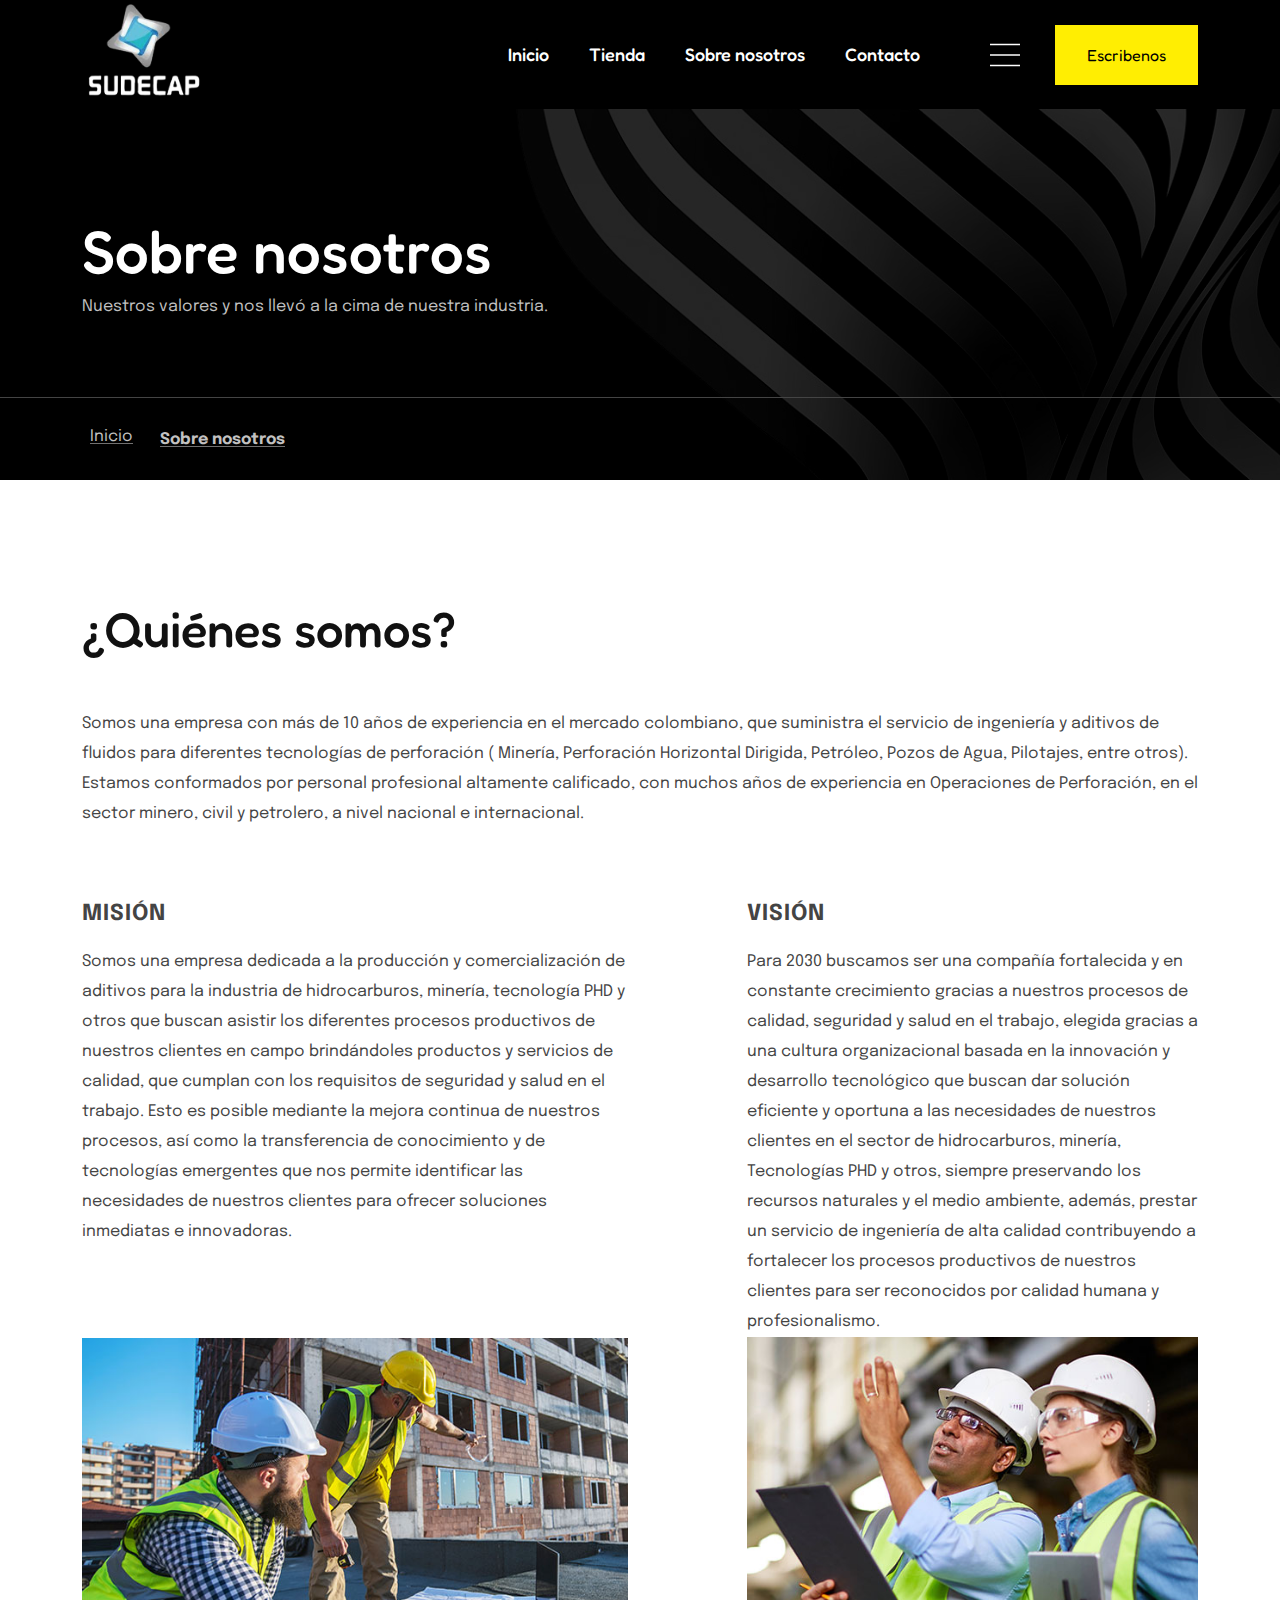
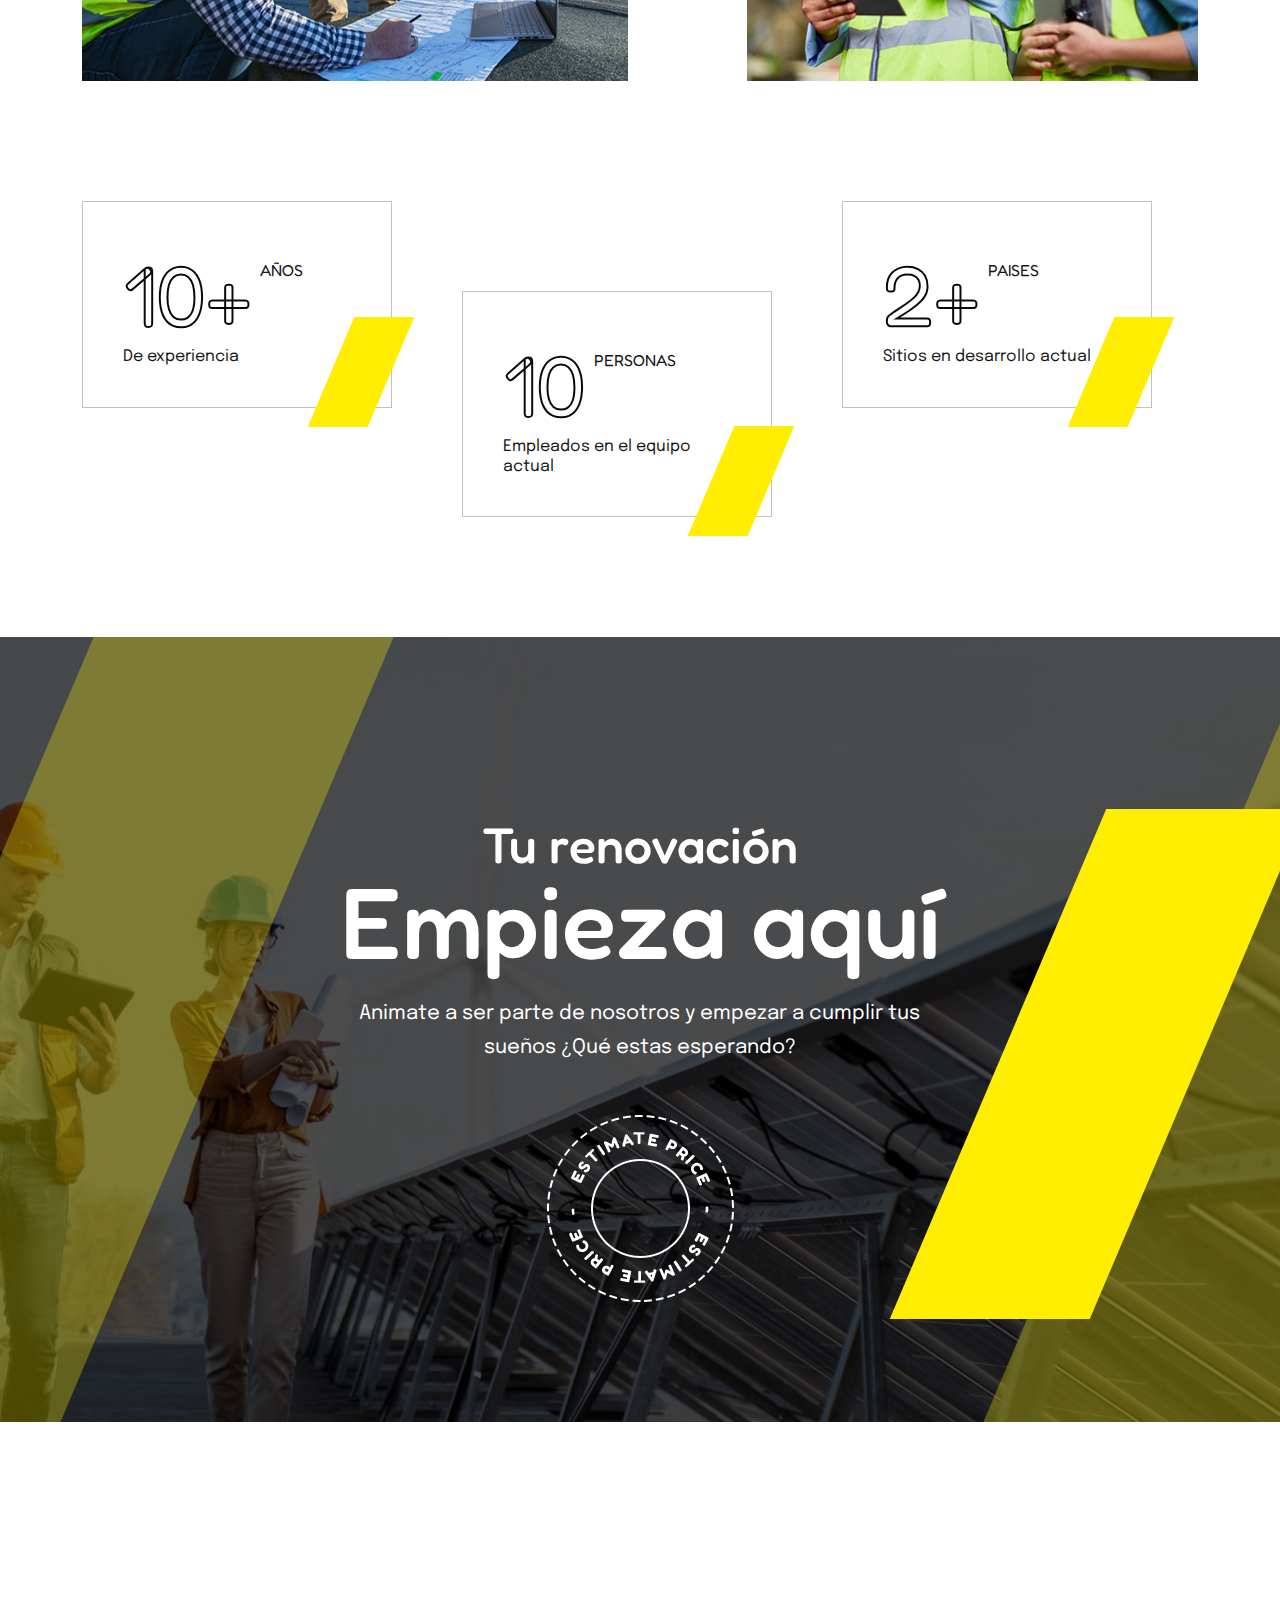
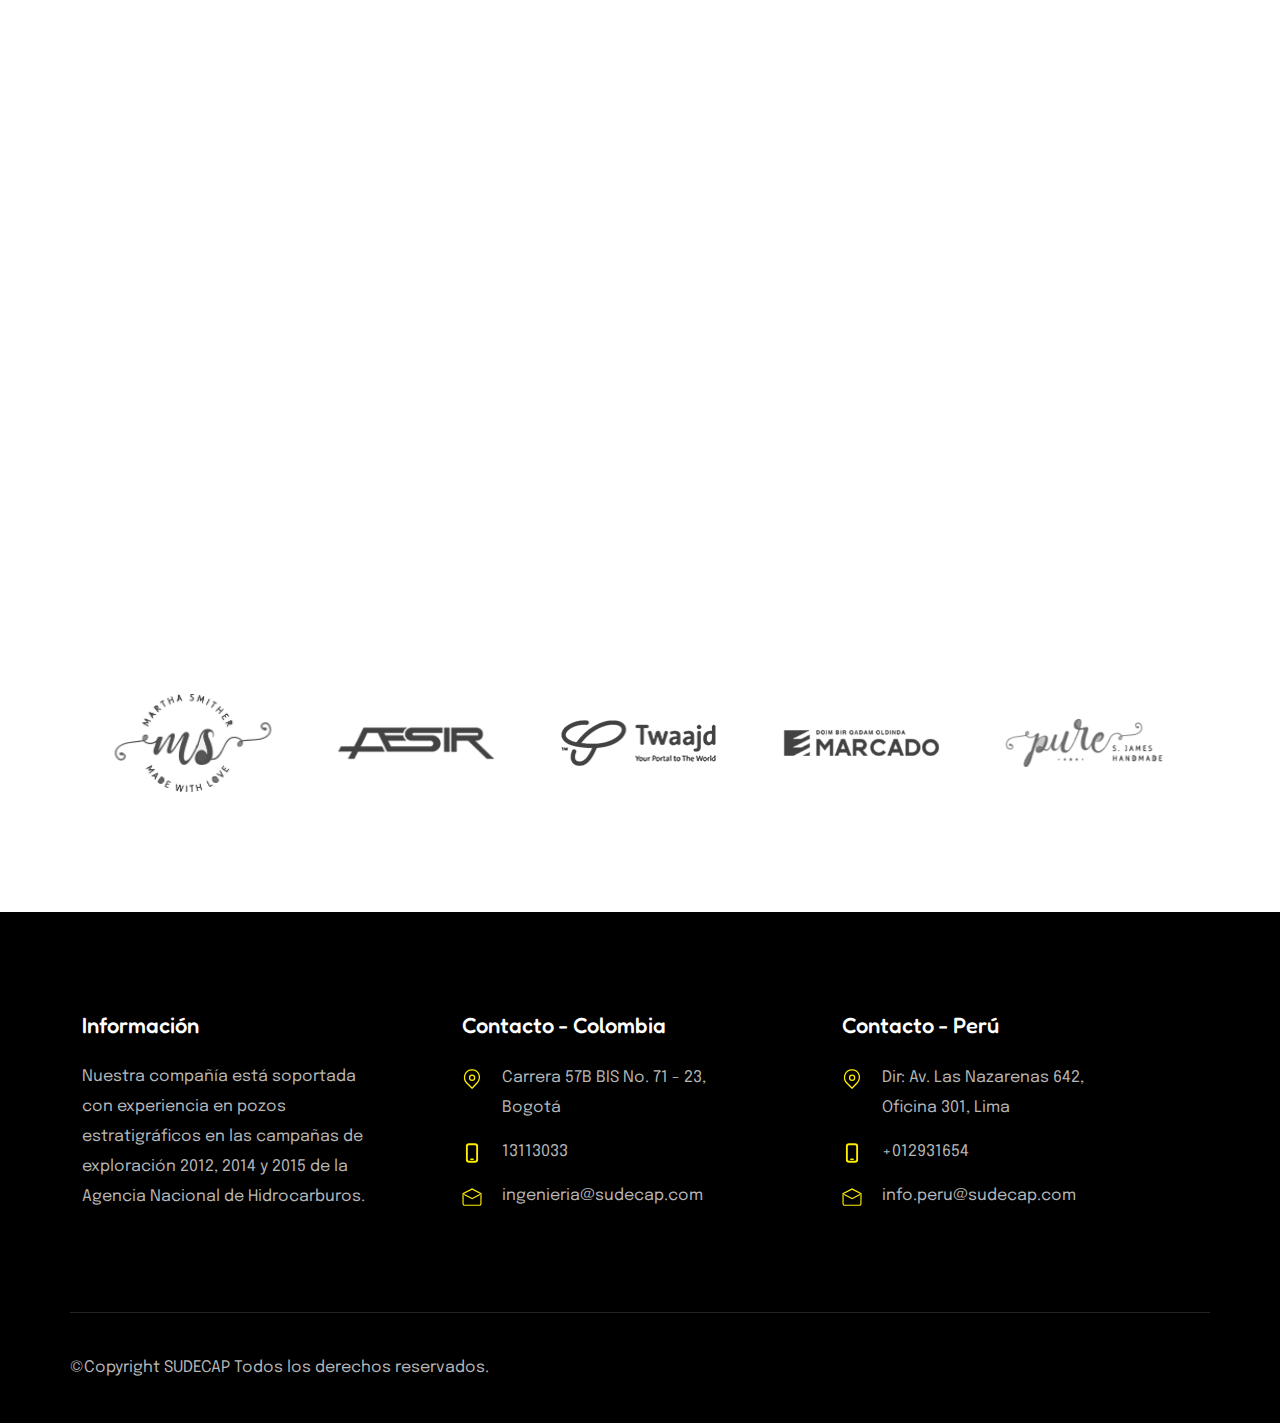
<file: about.html>
<!DOCTYPE html>

<html lang="en">


<head>

  <!-- Meta Options -->

  <meta charset="utf-8">

  <meta http-equiv="X-UA-Compatible" content="IE=edge">

  <meta name="viewport" content="width=device-width, initial-scale=1.0" />



  <!-- Title -->

  <title>Sudecap - Sobre nosotros</title>



  <!-- Bootstrap -->

  <link rel="stylesheet" type="text/css" href="assets/css/bootstrap.min.css">

  <!-- Favicon -->

  <link rel="icon" type="image/x-icon" href="assets/images/heading-icon.png">

  <!-- Owl Carousal -->

  <link rel="stylesheet" type="text/css" href="assets/css/owl.carousel.min.css">
  <link rel="stylesheet" type="text/css" href="assets/css/owl.theme.default.min.css">

  <!-- Animate on scroll -->

  <link rel="stylesheet" type="text/css" href="assets/css/aos.css">


  <!-- Fancy Box -->

  <link rel="stylesheet" href="assets/css/jquery.fancybox.min.css">

  <!-- Nice Select -->

  <link rel="stylesheet" type="text/css" href="assets/css/nice-select.css">

  <!-- Stylesheet -->

  <link rel="stylesheet" type="text/css" href="assets/css/style.css">


  <!-- Colors -->

  <link rel="stylesheet" type="text/css" href="assets/css/color.css">


  <!-- Responsive -->

  <link rel="stylesheet" type="text/css" href="assets/css/responsive.css">

  <!-- Font Awesome 5 -->

  <script src="assets/js/27a041baf1.js" crossorigin="anonymous"></script>

</head>

<body>
  <!-- Loader Start -->
  <div class="preloader">
    <figure>
      <img src="assets/images/icon-sudecap.png" style="height: 50px;" alt="Image">
    </figure>
  </div>
  <!-- Loader End -->

  <!-- Header Style One Start -->
  <header class="header-style-one"></header>
  <!-- Header Style One End -->

  <!-- Banner Style One Start -->
  <section class="banner-style-one">
    <div class="parallax" style="background-image: url(assets/images/pattren-3.png);"></div>
    <div class="container">
      <div class="row">
        <div class="banner-details">
          <h2>Sobre nosotros</h2>
          <p>Nuestros valores y nos llevó a la cima de nuestra industria.</p>
        </div>
      </div>
    </div>
    <div class="breadcrums">
      <div class="container">
        <div class="row">
          <ul>
            <li>
              <a href="index.html">
                <i class="fa-solid fa-house"></i>
                <p>Inicio</p>
              </a>
            </li>
            <li class="current">
              <p>Sobre nosotros</p>
            </li>
          </ul>
        </div>
      </div>
    </div>
  </section>
  <!-- Banner Style One End -->

  <!-- About-First Start -->
  <section class="gap about-first">
    <div class="container">
      <div class="row">
        <h2>¿Quiénes somos?</h2>
        <p>Somos una empresa con más de 10 años de experiencia en el mercado colombiano, que suministra el servicio de ingeniería y aditivos de fluidos para diferentes tecnologías de perforación ( Minería, Perforación Horizontal Dirigida, Petróleo, Pozos de Agua, Pilotajes, entre otros). Estamos conformados por personal profesional altamente calificado, con muchos años de experiencia en Operaciones de Perforación, en el sector minero, civil y petrolero, a nivel nacional e internacional.</p>
      </div>
    </div>
    <br>
    <br>
    <br>
    <div class="container">
      <div class="row">
        <div class="col-lg-6">
          <div class="who-we-are">
            <div>
              <h3>MISIÓN </h3>
              <p>Somos una empresa dedicada a la producción y comercialización de aditivos para la industria de hidrocarburos, minería, tecnología PHD  y otros que buscan asistir los diferentes procesos productivos de nuestros clientes en campo brindándoles productos y servicios de calidad,  que cumplan con los requisitos de seguridad y salud en el trabajo. Esto es posible mediante la mejora continua de nuestros procesos, así como la transferencia de conocimiento y de tecnologías emergentes que nos permite identificar las necesidades de nuestros clientes para ofrecer soluciones inmediatas e innovadoras.</p>
            </div>
            <figure>
              <img class="w-100" src="assets/images/about-d-1.jpg" alt="About Image One">
            </figure>
          </div>
        </div>
        <div class="col-lg-5 offset-lg-1">
          <div class="who-we-are space">
            <div>
              <h3>VISIÓN</h3>
              <p>Para 2030 buscamos ser una compañía fortalecida y en constante crecimiento gracias a nuestros procesos de calidad, seguridad y salud en el trabajo, elegida gracias a una cultura organizacional basada en la innovación y desarrollo tecnológico que buscan dar solución eficiente y oportuna a las necesidades de nuestros clientes en el sector de hidrocarburos, minería, Tecnologías PHD y otros,  siempre preservando los recursos naturales y el medio ambiente, además, prestar un servicio de ingeniería de alta calidad contribuyendo a fortalecer los procesos productivos de nuestros clientes para ser reconocidos por calidad humana y profesionalismo.</p>
            </div>
            <figure>
              <img class="w-100" src="assets/images/about-d-2.jpg" alt="About Image Two ">
            </figure>
          </div>
        </div>
      </div>
    </div>
  </section>
  <!-- About-First End -->

  <!-- Counter Style One Start -->
  <section class="gap no-top counter-style-one">
    <div class="container">
      <div class="row">
        <div class="col-lg-4">
          <div class="counter-data">
            <div class="count">
              <span class="counter">10</span>+<i>Años</i>
            </div>
            <h4>De experiencia</h4>
          </div>
        </div>
        <div class="col-lg-4">
          <div class="counter-data upper-space">
            <div class="count">
              <span class="counter">10</span><i>Personas</i>
            </div>
            <h4>Empleados en el equipo actual</h4>
          </div>
        </div>
        <div class="col-lg-4">
          <div class="counter-data">
            <div class="count">
              <span class="counter">2</span>+<i>Paises</i>
            </div>
            <h4>Sitios en desarrollo actual</h4>
          </div>
        </div>
      </div>
    </div>
  </section>
  <!-- Counter Style One End -->



  <!-- Renovation Start -->
  <section class="gap renovation">
    <div class="parallax" style="background-image: url(assets/images/reno-img.jpg);"></div>
    <div class="container">
      <div class="row">
        <div class="col-lg-12">
          <div class="reno-data">
            <h3>Tu renovación</h3>
            <h2>Empieza aquí</h2>
            <p>Animate a ser parte de nosotros y empezar a cumplir tus sueños ¿Qué estas esperando?</p>
            <div class="bbtn">
              <figure>
                <img class="w-auto circle-layer" src="assets/images/circle-text.png" alt="Circle Text">
              </figure>
              <a href="javascript:void(0)" data-bs-toggle="modal" data-bs-target="#exampleModal"><i
                  class="fa-solid fa-arrow-up-long"></i></a>
            </div>
          </div>
        </div>
      </div>
    </div>
  </section>
  <!-- Renovation End -->

  <!-- Client Review Style One Start -->
  <section class="gap client-review-style-one">
    <div class="container">
      <div class="row align-items-center">
        <div class="col-lg-6" data-aos="fade-up" data-aos-delay="300" data-aos-duration="700">
          <div class="head-review">
            <span>Testimonios</span>
            <h3>Reseñas de clientes</h3>
          </div>
          <div class="client-review-slider owl-carousel">
            <div class="slider-data">
              <p>To my mind, the greatest reward for any renovation project is being able to experience the
                transformation from beginning to end. I enjoy getting to see how a renovation can go from an idea to a
                reality and lead to an elevated mood and heightened productivity.</p>
              <div class="bio d-flex-all justify-content-start w-100">
                <div class="icon d-flex-all">
                  <svg xmlns="http://www.w3.org/2000/svg" xmlns:xlink="http://www.w3.org/1999/xlink" width="26"
                    height="26" viewBox="0 0 26 26">
                    <defs>
                      <clipPath id="clip-Inverted">
                        <rect width="26" height="26" />
                      </clipPath>
                    </defs>
                    <g id="Inverted_" data-name="Inverted commas flaky" clip-path="url(#clip-Inverted)">
                      <path id="Path_3444" data-name="Path 3"
                        d="M.032,24.036V14.478l-.032,0V8.991C.4.4,9.086,0,9.086,0V5.961c-3.535,0-3.555,3.03-3.555,3.03v4.045h5.5v11ZM0,8.991Z"
                        transform="translate(14 0.964)" />
                      <path id="Path_weee4" data-name="Path 4"
                        d="M.032,24.036V14.478l-.032,0V8.991C.4.4,9.086,0,9.086,0V5.961c-3.535,0-3.555,3.03-3.555,3.03v4.045h5.5v11ZM0,8.991Z"
                        transform="translate(0.969 0.964)" />
                    </g>
                  </svg>
                </div>
                <div class="details w-100">
                  <h3>Marko Marlee</h3>
                  <p>Chairman, Building Corp</p>
                </div>
              </div>
            </div>
            <div class="slider-data">
              <p>To my mind, the greatest reward for any renovation project is being able to experience the
                transformation from beginning to end. I enjoy getting to see how a renovation can go from an idea to a
                reality and lead to an elevated mood and heightened productivity.</p>
              <div class="bio d-flex-all justify-content-start w-100">
                <div class="icon d-flex-all">
                  <svg xmlns="http://www.w3.org/2000/svg" xmlns:xlink="http://www.w3.org/1999/xlink" width="26"
                    height="26" viewBox="0 0 26 26">
                    <defs>
                      <clipPath id="clip-Inverted_comma">
                        <rect width="26" height="26" />
                      </clipPath>
                    </defs>
                    <g id="Inver" data-name="Inverted commas flaky" clip-path="url(#clip-Inverted_comma)">
                      <path id="Path_332" data-name="Path 3"
                        d="M.032,24.036V14.478l-.032,0V8.991C.4.4,9.086,0,9.086,0V5.961c-3.535,0-3.555,3.03-3.555,3.03v4.045h5.5v11ZM0,8.991Z"
                        transform="translate(14 0.964)" />
                      <path id="Path_3344" data-name="Path 4"
                        d="M.032,24.036V14.478l-.032,0V8.991C.4.4,9.086,0,9.086,0V5.961c-3.535,0-3.555,3.03-3.555,3.03v4.045h5.5v11ZM0,8.991Z"
                        transform="translate(0.969 0.964)" />
                    </g>
                  </svg>
                </div>
                <div class="details w-100">
                  <h3>Christopher</h3>
                  <p>Social Worker</p>
                </div>
              </div>
            </div>
            <div class="slider-data">
              <p>To my mind, the greatest reward for any renovation project is being able to experience the
                transformation from beginning to end. I enjoy getting to see how a renovation can go from an idea to a
                reality and lead to an elevated mood and heightened productivity.</p>
              <div class="bio d-flex-all justify-content-start w-100">
                <div class="icon d-flex-all">
                  <svg xmlns="http://www.w3.org/2000/svg" xmlns:xlink="http://www.w3.org/1999/xlink" width="26"
                    height="26" viewBox="0 0 26 26">
                    <defs>
                      <clipPath id="clip-Inve">
                        <rect width="26" height="26" />
                      </clipPath>
                    </defs>
                    <g id="Inverted_co" data-name="Inverted commas flaky" clip-path="url(#clip-Inve)">
                      <path id="Path_35555" data-name="Path 3"
                        d="M.032,24.036V14.478l-.032,0V8.991C.4.4,9.086,0,9.086,0V5.961c-3.535,0-3.555,3.03-3.555,3.03v4.045h5.5v11ZM0,8.991Z"
                        transform="translate(14 0.964)" />
                      <path id="Path_4545454" data-name="Path 4"
                        d="M.032,24.036V14.478l-.032,0V8.991C.4.4,9.086,0,9.086,0V5.961c-3.535,0-3.555,3.03-3.555,3.03v4.045h5.5v11ZM0,8.991Z"
                        transform="translate(0.969 0.964)" />
                    </g>
                  </svg>
                </div>
                <div class="details w-100">
                  <h3>Donald Paul</h3>
                  <p>Constructor</p>
                </div>
              </div>
            </div>
            <div class="slider-data">
              <p>To my mind, the greatest reward for any renovation project is being able to experience the
                transformation from beginning to end. I enjoy getting to see how a renovation can go from an idea to a
                reality and lead to an elevated mood and heightened productivity.</p>
              <div class="bio d-flex-all justify-content-start w-100">
                <div class="icon d-flex-all">
                  <svg xmlns="http://www.w3.org/2000/svg" xmlns:xlink="http://www.w3.org/1999/xlink" width="26"
                    height="26" viewBox="0 0 26 26">
                    <defs>
                      <clipPath id="clip-Inverted_coadsadad">
                        <rect width="26" height="26" />
                      </clipPath>
                    </defs>
                    <g id="Inverte" data-name="Inverted commas flaky" clip-path="url(#clip-Inverted_coadsadad)">
                      <path id="Path_3fewrrw" data-name="Path 3"
                        d="M.032,24.036V14.478l-.032,0V8.991C.4.4,9.086,0,9.086,0V5.961c-3.535,0-3.555,3.03-3.555,3.03v4.045h5.5v11ZM0,8.991Z"
                        transform="translate(14 0.964)" />
                      <path id="Path_werwer4" data-name="Path 4"
                        d="M.032,24.036V14.478l-.032,0V8.991C.4.4,9.086,0,9.086,0V5.961c-3.535,0-3.555,3.03-3.555,3.03v4.045h5.5v11ZM0,8.991Z"
                        transform="translate(0.969 0.964)" />
                    </g>
                  </svg>
                </div>
                <div class="details w-100">
                  <h3>Kevin Samuel</h3>
                  <p>Creative Head</p>
                </div>
              </div>
            </div>
          </div>
        </div>
        <div class="col-lg-6" data-aos="fade-up" data-aos-delay="700" data-aos-duration="1000">
          <figure>
            <img src="assets/images/clients-images.png" alt="Client Images">
          </figure>
        </div>
      </div>
    </div>
  </section>
  <!-- Client Review Style One End -->

  <!-- Client Style One Start -->
  <div class="gap no-top client-style-one">
    <div class="container">
      <div class="row">
        <div class="col-lg-12">
          <div class="client-slider owl-carousel">
            <img class="w-auto m-auto" src="assets/images/client-1.png" alt="client-1">
            <img class="w-auto m-auto" src="assets/images/client-2.png" alt="client-2">
            <img class="w-auto m-auto" src="assets/images/client-3.png" alt="client-3">
            <img class="w-auto m-auto" src="assets/images/client-4.png" alt="client-4">
            <img class="w-auto m-auto" src="assets/images/client-5.png" alt="client-5">
            <img class="w-auto m-auto" src="assets/images/client-1.png" alt="client-1">
            <img class="w-auto m-auto" src="assets/images/client-2.png" alt="client-2">
          </div>
        </div>
      </div>
    </div>
  </div>
  <!-- Client Style One End -->

  <!-- Footer Style One Start -->
  <footer class="footer-style-one">
   
  </footer>
  <!-- Footer Style One End -->



  <button id="scrollTop" class="scrollTopStick">
    <i class="fa-solid fa-arrow-up"></i>
  </button>

  <div class="modal fade popups est-popup" id="exampleModal" tabindex="-1" aria-hidden="true">
    <div class="modal-dialog modal-dialog-centered">
      <div class="modal-content">
        <div class="modal-header">
          <button type="button" class="btn-close" data-bs-dismiss="modal" aria-label="Close"></button>
        </div>
        <div class="modal-body">
          <div class="estimated-price popup">
            <div class="est-form">
              <h3>Estimatied Price</h3>
              <p>To get the cost estimation of your house please select from the following:</p>
              <form>
                <div class="row">
                  <div class="form-group col-md-12">
                    <label for="inputState-1">House Area</label>
                    <select id="inputState-1" class="form-control">
                      <option selected>Choose Area</option>
                      <option>...</option>
                    </select>
                  </div>
                </div>
                <div class="row">
                  <div class="form-group col-md-6 space">
                    <label for="inputState-2">Room</label>
                    <select id="inputState-2" class="form-control">
                      <option selected>Select Room</option>
                      <option>...</option>
                    </select>
                  </div>
                  <div class="form-group col-md-6">
                    <label for="inputState-3">Bathroom</label>
                    <div class="gg">
                      <select id="inputState-3" class="form-control">
                        <option selected>Select Bathroom</option>
                        <option>...</option>
                      </select>
                    </div>
                  </div>
                </div>
                <div class="row checkk g-0">
                  <p>Building Materials</p>
                  <div class="form-group col-md-6">
                    <div class="custom-control custom-radio">
                      <input checked type="radio" id="customRadio1" name="customRadio" class="custom-control-input">
                      <label class="custom-control-label" for="customRadio1">A+ Grey Structure</label>
                    </div>
                  </div>
                  <div class="form-group col-md-6">
                    <div class="custom-control custom-radio">
                      <input type="radio" id="customRadio2" name="customRadio" class="custom-control-input">
                      <label class="custom-control-label" for="customRadio2">Premium Finishing</label>
                    </div>
                  </div>
                </div>
                <div class="est-main">
                  <p>A+ House Construction Tentative Amount</p>
                  <div class="est-price">
                    <p>Estimated Price:</p>
                    <span class="price">$ 80000</span>
                  </div>
                </div>
              </form>
            </div>
          </div>
        </div>
      </div>
    </div>
  </div>

  <!-- Jquery -->

  <script src="assets/js/jquery.min.js"></script>

  <!-- Waypoint -->

  <script src="assets/js/jquery.waypoints.min.js"></script>


  <!-- Counter -->

  <script src="assets/js/jquery.counterup.min.js"></script>

  <!-- Bootstrap Js -->

  <script src="assets/js/bootstrap.min.js"></script>

  <!-- Fancybox Js -->

  <script src="assets/js/jquery.fancybox.min.js"></script>

  <!-- Nice Select Js -->

  <script src="assets/js/jquery.nice-select.js"></script>

  <!-- Animate on scroll Js -->

  <script src="assets/js/aos.js"></script>

  <!-- Owl Carousal Js -->

  <script src="assets/js/owl.carousel.min.js"></script>

  <!-- Custom Js -->

  <script src="assets/js/custom.js"></script>
</body>


</html>
</file>
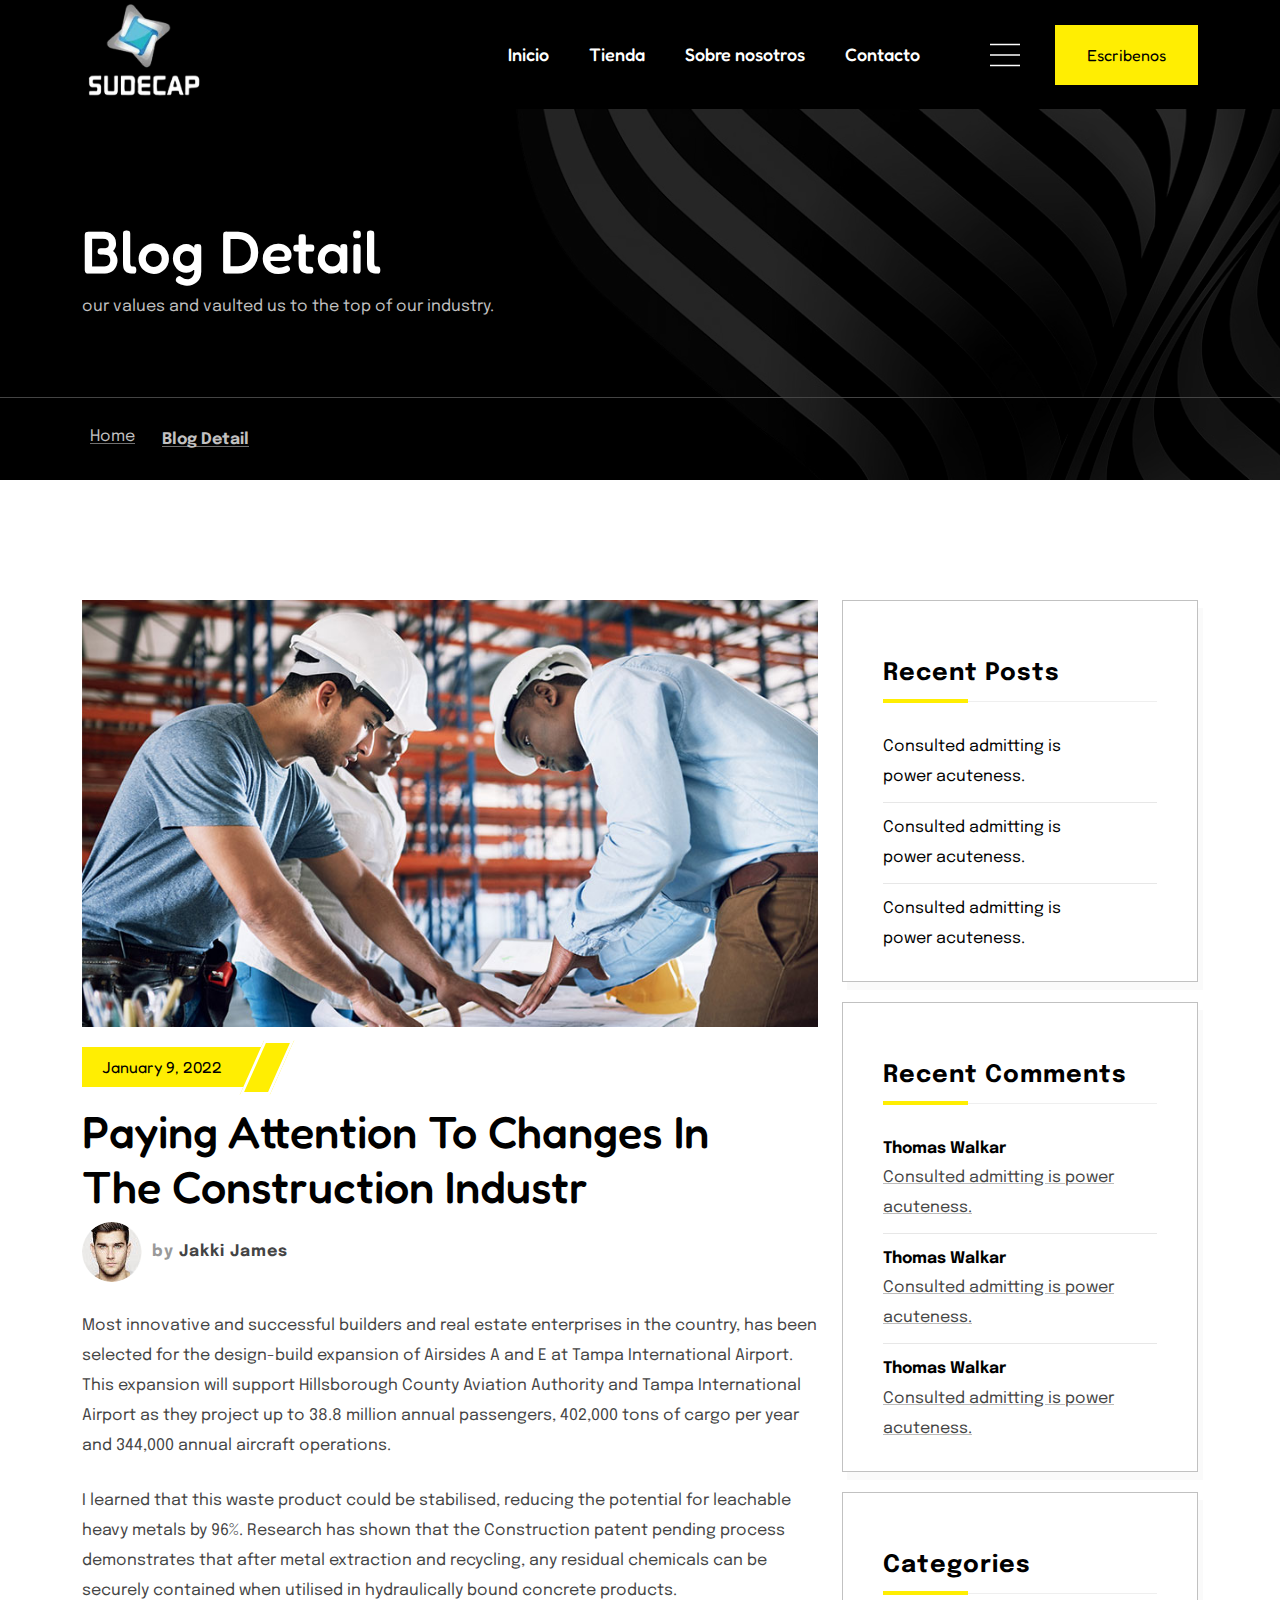
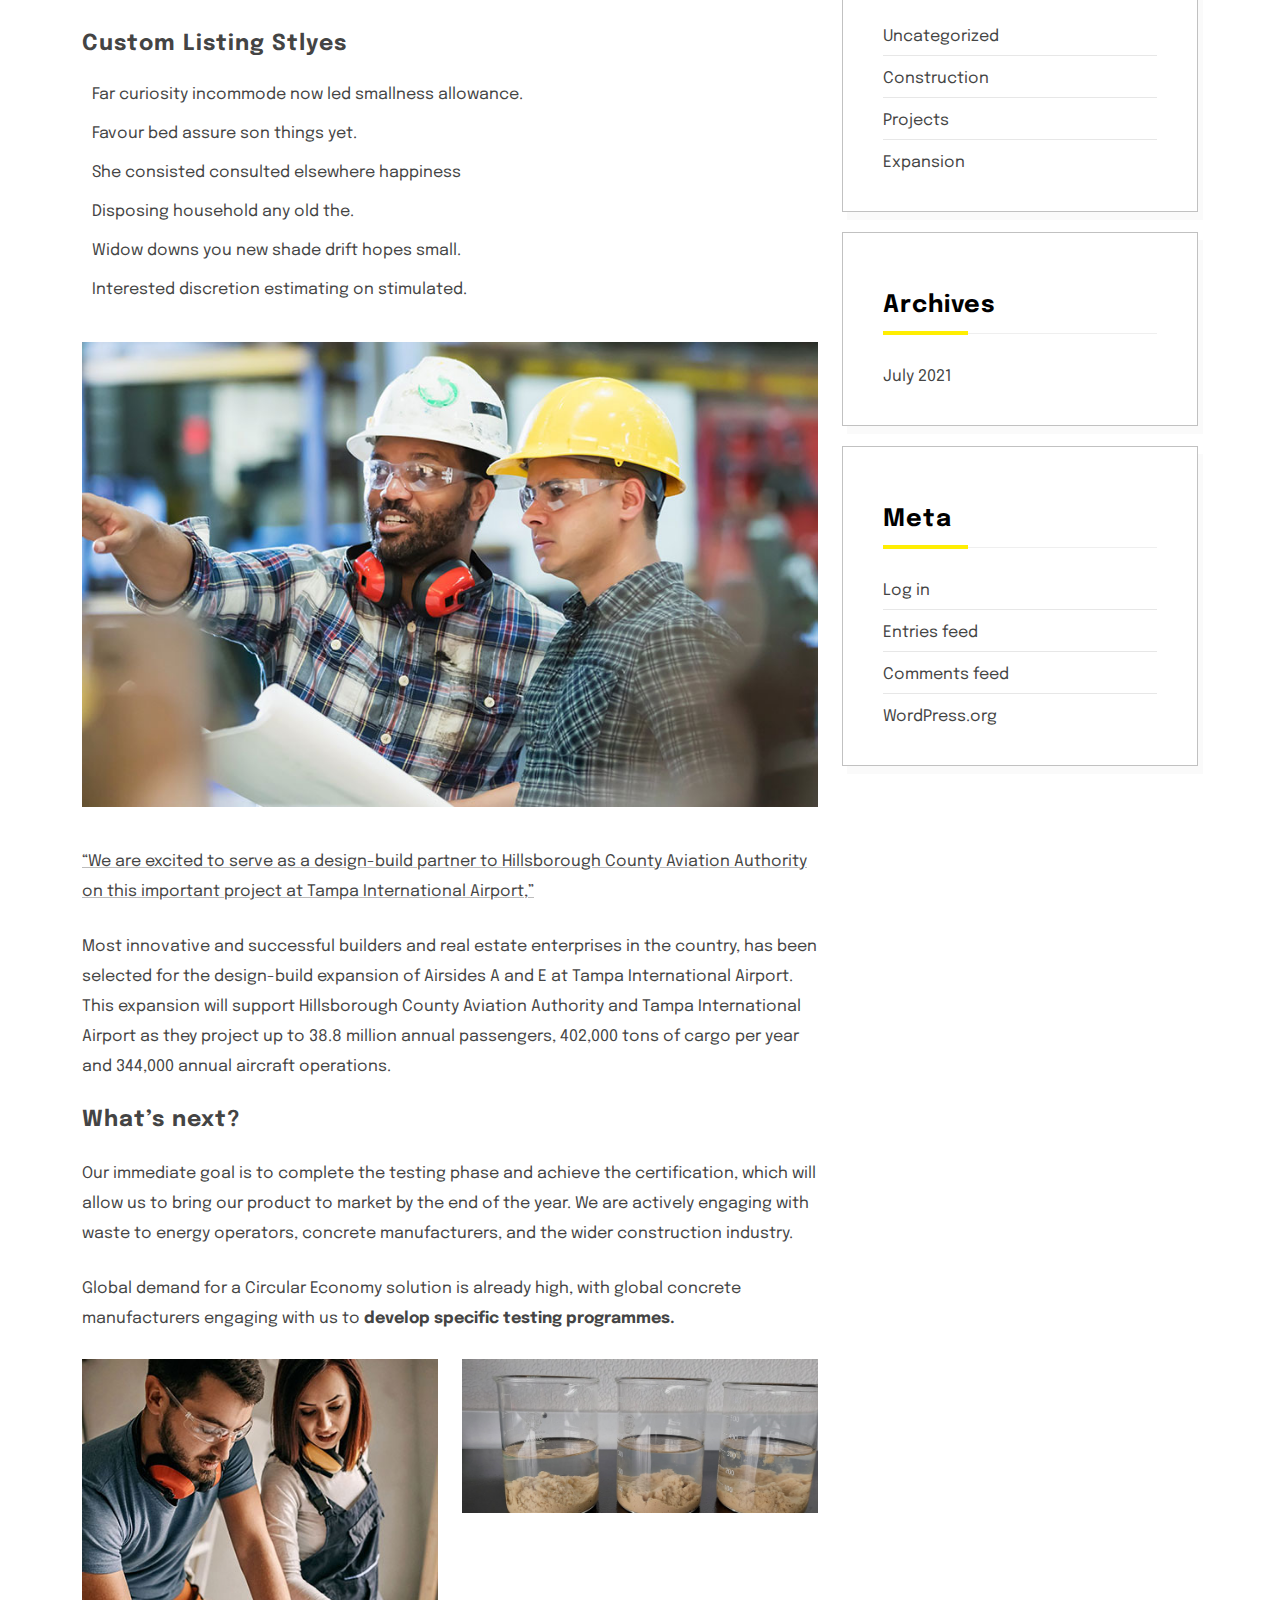
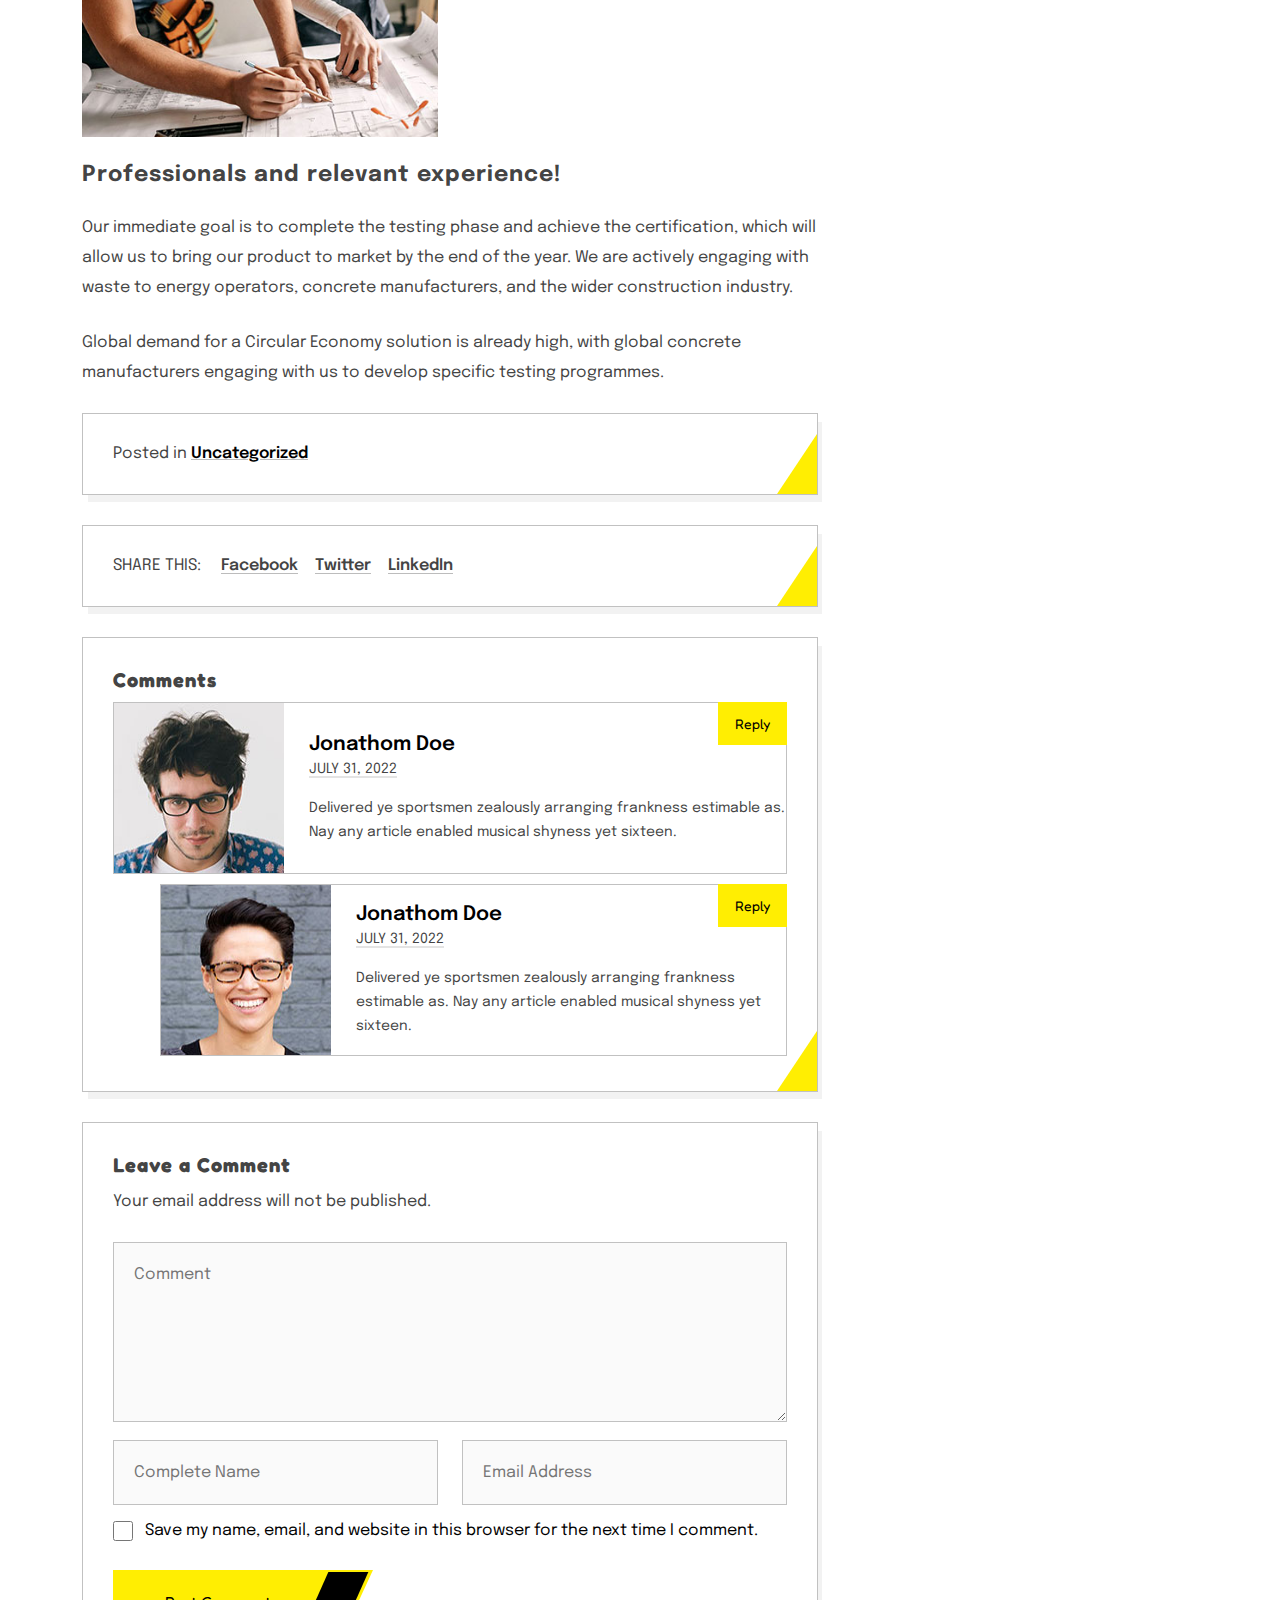
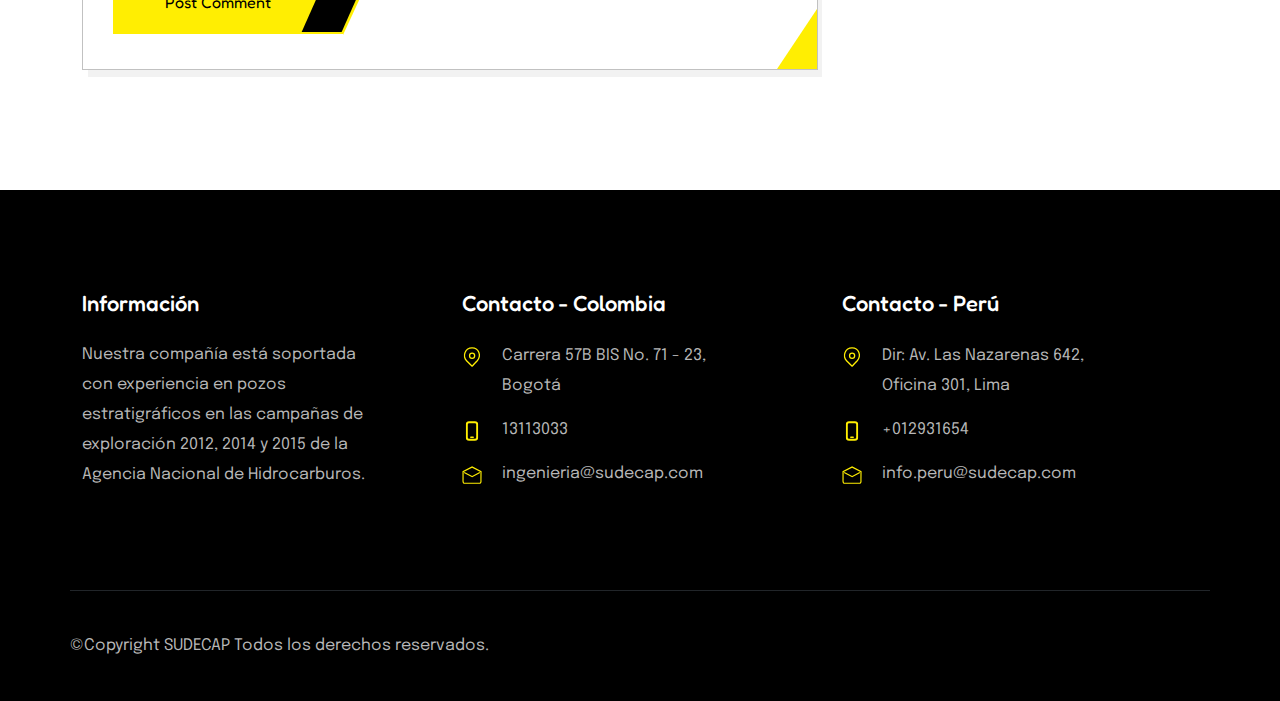
<file: blog-detail.html>
<!DOCTYPE html>

<html lang="en">


<head>

  <!-- Meta Options -->

  <meta charset="utf-8">

  <meta http-equiv="X-UA-Compatible" content="IE=edge">

  <meta name="viewport" content="width=device-width, initial-scale=1.0" />



  <!-- Title -->

  <title>Blog Detail</title>



  <!-- Bootstrap -->

  <link rel="stylesheet" type="text/css" href="assets/css/bootstrap.min.css">

  <!-- Favicon -->

  <link rel="icon" type="image/x-icon" href="assets/images/heading-icon.png">

  <!-- Owl Carousal -->

  <link rel="stylesheet" type="text/css" href="assets/css/owl.carousel.min.css">
  <link rel="stylesheet" type="text/css" href="assets/css/owl.theme.default.min.css">

  <!-- Animate on scroll -->

  <link rel="stylesheet" type="text/css" href="assets/css/aos.css">


  <!-- Fancy Box -->

  <link rel="stylesheet" href="assets/css/jquery.fancybox.min.css">

  <!-- Nice Select -->

  <link rel="stylesheet" type="text/css" href="assets/css/nice-select.css">

  <!-- Stylesheet -->

  <link rel="stylesheet" type="text/css" href="assets/css/style.css">


  <!-- Colors -->

  <link rel="stylesheet" type="text/css" href="assets/css/color.css">


  <!-- Responsive -->

  <link rel="stylesheet" type="text/css" href="assets/css/responsive.css">

  <!-- Font Awesome 5 -->

  <script src="assets/js/27a041baf1.js" crossorigin="anonymous"></script>

</head>
 
<body>
    <!-- Loader Start -->
  <div class="preloader"> 
    <figure>
      <img src="assets/images/Builty-Logo-Black-Home.svg" alt="Image"> 
    </figure>
  </div>
  <!-- Loader End -->
  
  <!-- Header Style One Start -->
  <header class="header-style-one" >
    <div class="container">
      <div class="row">
        <div class="desktop-nav" id="stickyHeader">
          <div class="container">
            <div class="row">
              <div class="col-lg-12">
                <div class="d-flex-all justify-content-between">
                  <div class="header-logo">
                    <a href="index.html">
                      <figure>
                        <img src="assets/images/Builty-Logo.svg" alt="logoo">
                      </figure>
                    </a>
                  </div>
                  <div class="nav-bar">
                    <ul>
                      <li class="menu-item-has-children">
                        <a href="javascript:void(0)">Home</a>
                        <ul class="sub-menu">
                          <li><a href="index.html">Home One</a></li>
                          <li><a href="index-2.html">Home Two</a></li>
                          <li><a href="index-3.html">Home Three</a></li>
                        </ul>
                      </li>
                      <li class="menu-item-has-children">
                        <a href="javascript:void(0)">About</a>
                        <ul class="sub-menu">
                          <li><a href="about.html">About Company</a></li>
                          <li><a href="core-values.html">Core Values</a></li>
                          <li><a href="leadership.html">Leadership</a></li>
                          <li><a href="history.html">History</a></li>
                        </ul>
                      </li>
                      <li class="menu-item-has-children"><a href="JavaScript:void(0)">Shop</a>
                        <ul class="sub-menu">
                          <li class="menu-item-has-children">
                            <a href="javascript:void(0)">Our Products</a>
                            <ul class="sub-menu">
                              <li><a href="product-list.html">Product List</a></li>
                              <li><a href="product-grid.html">Product Grid</a></li>
                            </ul>
                          </li>
                          <li><a href="product-detail.html">Product Details</a></li>
                          <li><a href="cart.html">Shop Cart</a></li>
                          <li><a href="checkout.html">Cart Checkout</a></li>
                        </ul>
                      </li>
                      <li class="menu-item-has-children"><a href="JavaScript:void(0)">Pages</a>
                        <ul class="sub-menu">
                          <li class="menu-item-has-children">
                            <a href="javascript:void(0)">Services</a>
                            <ul class="sub-menu">
                              <li><a href="services.html">what we do</a></li>
                              <li><a href="service-detail.html">Service Detail</a></li>
                            </ul>
                          </li>
                          <li class="menu-item-has-children">
                            <a href="javascript:void(0)">Projects</a>
                            <ul class="sub-menu">
                              <li><a href="our-projects-1.html">Our Projects One</a></li>
                              <li><a href="our-projects-2.html">Our Projects Two</a></li>
                              <li><a href="project-detail.html">Project Detail</a></li>
                            </ul>
                          </li>
                          <li class="menu-item-has-children">
                            <a href="javascript:void(0)">Team</a>
                            <ul class="sub-menu">
                              <li><a href="our-team.html">Our Team</a></li>
                              <li><a href="team-detail.html">Team Detail</a></li>
                            </ul>
                          </li>
                          <li><a href="login.html">Login & Register</a></li>
                        </ul>
                      </li>
                      <li class="menu-item-has-children">
                        <a href="javascript:void(0)">News</a>
                        <ul class="sub-menu">
                          <li><a href="our-blog-1.html">Our Blog One</a></li>
                          <li><a href="our-blog-2.html">Our Blog Two</a></li>
                          <li><a href="blog-detail.html">Blog Detail</a></li>
                        </ul>
                      </li>
                      <li>
                        <a href="contact.html">Contact</a>
                      </li>
                    </ul>
                    <div class="extras">
                      <a href="javascript:void(0)" id="mobile-menu" class="menu-start">
                        <svg id="ham-menu" viewBox="0 0 100 100"> <path class="line line1" d="M 20,29.000046 H 80.000231 C 80.000231,29.000046 94.498839,28.817352 94.532987,66.711331 94.543142,77.980673 90.966081,81.670246 85.259173,81.668997 79.552261,81.667751 75.000211,74.999942 75.000211,74.999942 L 25.000021,25.000058" /> <path class="line line2" d="M 20,50 H 80" /> <path class="line line3" d="M 20,70.999954 H 80.000231 C 80.000231,70.999954 94.498839,71.182648 94.532987,33.288669 94.543142,22.019327 90.966081,18.329754 85.259173,18.331003 79.552261,18.332249 75.000211,25.000058 75.000211,25.000058 L 25.000021,74.999942" /> </svg>
                      </a>
                      <a href="javascript:void(0)" id="desktop-menu" class="menu-start">
                        <svg id="ham-menue" viewBox="0 0 100 100"> <path class="line line1" d="M 20,29.000046 H 80.000231 C 80.000231,29.000046 94.498839,28.817352 94.532987,66.711331 94.543142,77.980673 90.966081,81.670246 85.259173,81.668997 79.552261,81.667751 75.000211,74.999942 75.000211,74.999942 L 25.000021,25.000058" /> <path class="line line2" d="M 20,50 H 80" /> <path class="line line3" d="M 20,70.999954 H 80.000231 C 80.000231,70.999954 94.498839,71.182648 94.532987,33.288669 94.543142,22.019327 90.966081,18.329754 85.259173,18.331003 79.552261,18.332249 75.000211,25.000058 75.000211,25.000058 L 25.000021,74.999942" /> </svg>
                      </a>
                      <a href="tel:+02101283492" class="theme-btn">+021 01283492 
                        <i>
                          <svg xmlns="http://www.w3.org/2000/svg" xmlns:xlink="http://www.w3.org/1999/xlink" width="40" height="62" viewBox="0 0 40 62">
                          <defs>
                            <clipPath id="saddasdasdasdasda">
                              <rect width="40" height="62"/>
                            </clipPath>
                          </defs>
                          <g id="Mobisdfle" clip-path="url(#saddasdasdasdasda)">
                            <path id="Path_125" data-name="Path 1" d="M10,6a4,4,0,0,0-4,4V50a4,4,0,0,0,4,4H28a4,4,0,0,0,4-4V10a4,4,0,0,0-4-4H10m0-6H28A10,10,0,0,1,38,10V50A10,10,0,0,1,28,60H10A10,10,0,0,1,0,50V10A10,10,0,0,1,10,0Z" transform="translate(1 1)"/>
                            <path id="Path_4342" data-name="Path 2" d="M2.5,0h7a2.5,2.5,0,0,1,0,5h-7a2.5,2.5,0,0,1,0-5Z" transform="translate(14 48)"/>
                          </g>
                        </svg>
                        </i>
                      </a>
                    </div>
                  </div>
                </div>
              </div>
            </div>
          </div>
        </div>
        <div class="mobile-nav" id="mobile-nav">
          <div class="res-log">
            <a href="index.html">
              <img src="assets/images/Builty-Logo.svg" alt="Responsive Logo">
            </a>
          </div>
          <ul>
            <li class="menu-item-has-children">
              <a href="javascript:void(0)">Home</a>
              <ul class="sub-menu">
                <li><a href="index.html">Home One</a></li>
                <li><a href="index-2.html">Home Two</a></li>
                <li><a href="index-3.html">Home Three</a></li>
              </ul>
            </li>
            <li class="menu-item-has-children">
              <a href="javascript:void(0)">About</a>
              <ul class="sub-menu">
                <li><a href="about.html">About Company</a></li>
                <li><a href="core-values.html">Core Values</a></li>
                <li><a href="leadership.html">Leadership</a></li>
                <li><a href="history.html">History</a></li>
              </ul>
            </li>
            <li class="menu-item-has-children"><a href="JavaScript:void(0)">Shop</a>
              <ul class="sub-menu">
                <li class="menu-item-has-children">
                  <a href="javascript:void(0)">Our Products</a>
                  <ul class="sub-menu">
                    <li><a href="product-list.html">Product List</a></li>
                    <li><a href="product-grid.html">Product Grid</a></li>
                  </ul>
                </li>
                <li><a href="product-detail.html">Product Details</a></li>
                <li><a href="cart.html">Shop Cart</a></li>
                <li><a href="checkout.html">Cart Checkout</a></li>
              </ul>
            </li>
            <li class="menu-item-has-children"><a href="JavaScript:void(0)">Pages</a>
              <ul class="sub-menu">
                <li class="menu-item-has-children">
                  <a href="javascript:void(0)">Services</a>
                  <ul class="sub-menu">
                    <li><a href="services.html">what we do</a></li>
                    <li><a href="service-detail.html">Service Detail</a></li>
                  </ul>
                </li>
                <li class="menu-item-has-children">
                  <a href="javascript:void(0)">Projects</a>
                  <ul class="sub-menu">
                    <li><a href="our-projects-1.html">Our Projects One</a></li>
                    <li><a href="our-projects-2.html">Our Projects Two</a></li>
                    <li><a href="project-detail.html">Project Detail</a></li>
                  </ul>
                </li>
                <li class="menu-item-has-children">
                  <a href="javascript:void(0)">Team</a>
                  <ul class="sub-menu">
                    <li><a href="our-team.html">Our Team</a></li>
                    <li><a href="team-detail.html">Team Detail</a></li>
                  </ul>
                </li>
                <li><a href="login.html">Login & Register</a></li>
              </ul>
            </li>
            <li class="menu-item-has-children">
              <a href="javascript:void(0)">News</a>
              <ul class="sub-menu">
                <li><a href="our-blog-1.html">Our Blog One</a></li>
                <li><a href="our-blog-2.html">Our Blog Two</a></li>
                <li><a href="blog-detail.html">Blog Detail</a></li>
              </ul>
            </li>
            <li>
              <a href="contact.html">Contact</a>
            </li>
          </ul>
          <a href="JavaScript:void(0)" id="res-cross"></a>
        </div>
        <div class="mobile-nav desktop-menu">
          <h2>We Build Building and Great Homes.</h2>
          <p class="des">We successfully cope with tasks of varying complexity, provide long-term guarantees and regularly master new technologies.</p>
          <figure>
            <img src="assets/images/desktop-menu-img.jpg" alt="Desktop Menu Image">
          </figure>
          <h3>Get in touch</h3>
          <p class="num">(+380) 50 318 47 07</p>
          <p class="adrs">65 Allerton Street 901 N Pitt Str, Suite 170, VA 22314, USA</p>
          <div class="social-medias">
              <a href="javascript:void(0)">Facebook</a>
              <a href="javascript:void(0)">Twitter</a>
              <a href="javascript:void(0)">Linkedin</a>
            </div>
        </div>
      </div>
    </div>
  </header>
  <!-- Header Style One End -->

  <!-- Banner Style One Start -->
  <section class="banner-style-one">
    <div class="parallax" style="background-image: url(assets/images/pattren-3.png);"></div>
    <div class="container">
      <div class="row">
        <div class="banner-details">
          <h2>Blog Detail</h2>
          <p>our values and vaulted us to the top of our industry.</p>
        </div>
      </div>
    </div>
    <div class="breadcrums">
      <div class="container">
        <div class="row">
          <ul>
            <li>
              <a href="index.html">
                <i class="fa-solid fa-house"></i>
                <p>Home</p>
              </a>
            </li>
            <li class="current">
              <p>Blog Detail</p>
            </li>
          </ul>
        </div>
      </div>
    </div>
  </section>
  <!-- Banner Style One End -->

  <!-- Blog Style Three Start -->
  <section class="gap blog-style-one blog-detail detail-page">
    <div class="container">
      <div class="row">
        <div class="col-lg-8">
          <div class="blog-post ">
            <div class="blog-image">
              <figure>
                <img src="assets/images/blog-style-two-1.jpg" alt="Blog Style Two 1">
              </figure>
            </div>
            <div class="blog-data">
              <span class="blog-date">January 9, 2022</span>
              <h2>
                <a href="javascript:void(0)">Paying attention to changes in the construction industr</a>
              </h2>
              <div class="blog-author d-flex-all justify-content-start">
                <div class="author-img">
                  <figure>
                    <img src="assets/images/blog-author-img.jpg" alt="Blog Author Img">
                  </figure>
                </div>
                <div class="details">
                  <h3> <span>by</span> Jakki James</h3>
                </div>
              </div>
            </div>
            <p>Most innovative and successful builders and real estate enterprises in the country, has been selected for the design-build expansion of Airsides A and E at Tampa International Airport. This expansion will support Hillsborough County Aviation Authority and Tampa International Airport as they project up to 38.8 million annual passengers, 402,000 tons of cargo per year and 344,000 annual aircraft operations.</p>
            <p>I learned that this waste product could be stabilised, reducing the potential for leachable heavy metals by 96%. Research has shown that the Construction patent pending process demonstrates that after metal extraction and recycling, any residual chemicals can be securely contained when utilised in hydraulically bound concrete products.</p>
            <h3>Custom Listing Stlyes</h3>
            <ul class="c-circle">
              <li>
                <i class="fa-solid fa-circle-dot"></i>Far curiosity incommode now led smallness allowance.
              </li>
              <li>
                <i class="fa-solid fa-circle-dot"></i>Favour bed assure son things yet.
              </li>
              <li>
                <i class="fa-solid fa-circle-dot"></i>She consisted consulted elsewhere happiness
              </li>
              <li>
                <i class="fa-solid fa-circle-dot"></i>Disposing household any old the.
              </li>
              <li>
                <i class="fa-solid fa-circle-dot"></i>Widow downs you new shade drift hopes small.
              </li>
              <li>
                <i class="fa-solid fa-circle-dot"></i>Interested discretion estimating on stimulated.
              </li>
            </ul>
            <figure class="blog-detail-fig">
              <img src="assets/images/blog-detail.jpg" alt="blog-detail">
            </figure>
            <p class="p-quote">“We are excited to serve as a design-build partner to Hillsborough County Aviation Authority on this important project at Tampa International Airport,”</p>
            <p>Most innovative and successful builders and real estate enterprises in the country, has been selected for the design-build expansion of Airsides A and E at Tampa International Airport. This expansion will support Hillsborough County Aviation Authority and Tampa International Airport as they project up to 38.8 million annual passengers, 402,000 tons of cargo per year and 344,000 annual aircraft operations.</p>
            <h3>What’s next?</h3>
            <p>Our immediate goal is to complete the testing phase and achieve the certification, which will allow us to bring our product to market by the end of the year. We are actively engaging with waste to energy operators, concrete manufacturers, and the wider construction industry.</p>
            <p>Global demand for a Circular Economy solution is already high, with global concrete manufacturers engaging with us to <b>develop specific testing programmes.</b></p>
            <div class="row">
              <div class="col-lg-6">
                <figure>
                  <img src="assets/images/blog-detail-2.jpg" alt="Blog Detail Two Image">
                </figure>
              </div>
              <div class="col-lg-6">
                <figure>
                  <img src="assets/images/blog-detail-3.jpg" alt="Blog Detail Three Image">
                </figure>
              </div>
            </div>
            <h3>Professionals and relevant experience!</h3>
            <p>Our immediate goal is to complete the testing phase and achieve the certification, which will allow us to bring our product to market by the end of the year. We are actively engaging with waste to energy operators, concrete manufacturers, and the wider construction industry.</p>
            <p>Global demand for a Circular Economy solution is already high, with global concrete manufacturers engaging with us to develop specific testing programmes.</p>
            <div class="category shape">
              <p>Posted in <a href="JavaScript:void(0)">Uncategorized</a></p>
            </div>
            <div class="category shape social-medias">
              <p>
                Share this:
              </p>
                <ul>
                  <li><a href="javascript:void(0)">Facebook</a></li>
                  <li><a href="javascript:void(0)">Twitter</a></li>
                  <li><a href="javascript:void(0)">LinkedIn</a></li>
                </ul>
            </div>
            <div class="category shape comments">
              <h3>Comments</h3>
              <ul>
                <li>
                  <div class="comment">
                    <div class="c-img">
                      <figure>
                        <img src="assets/images/comment-img-1.jpg" alt="Comment Image One">
                      </figure>
                    </div>
                    <div class="c-data">
                      <h4>Jonathom Doe</h4>
                      <span>July 31, 2022</span>
                      <p>Delivered ye sportsmen zealously arranging frankness estimable as. Nay any article enabled musical shyness yet sixteen.</p>
                      <a class="c-r-btn" href="javascript:void(0)">Reply</a>
                    </div>
                  </div>
                </li>
                <li>
                  <div class="comment reply">
                    <div class="c-img">
                      <figure>
                        <img src="assets/images/comment-img-2.jpg" alt="Comment Image Two">
                      </figure>
                    </div>
                    <div class="c-data">
                      <h4>Jonathom Doe</h4>
                      <span>July 31, 2022</span>
                      <p>Delivered ye sportsmen zealously arranging frankness estimable as. Nay any article enabled musical shyness yet sixteen.</p>
                      <a class="c-r-btn" href="javascript:void(0)">Reply</a>
                    </div>
                  </div>
                </li>
              </ul>
            </div>
            <div class="category shape form">
              <h3>Leave a Comment</h3>
              <p>Your email address will not be published.</p>
              <form>
                <textarea placeholder="Comment"></textarea>
                <div class="row">
                  <div class="form-group col-md-6">
                    <input type="text" name="text" placeholder="Complete Name">
                  </div>
                  <div class="form-group col-md-6">
                    <input type="email" name="email" placeholder="Email Address">
                  </div>
                </div>
                <div class="row align-items-center form-check">
                  <div class="col-lg-12 d-flex-all justify-content-start">
                    <input type="checkbox" class="form-check-inputt" id="exampleCheck24">
                    <label class="form-check-labell" for="exampleCheck24"> Save my name, email, and website in this browser for the next time I comment.</label>
                  </div>
                </div>
                <button type="submit" class="theme-btn">Post Comment <i class="fa-solid fa-angles-right"></i></button>
              </form>
            </div>
          </div>
        </div>
        <div class="col-lg-4">
          <aside class="sidebar">
            <div class="box recent-posts">
              <h3>Recent Posts</h3>
              <ul>
                <li>
                  <p>Consulted admitting is power acuteness.</p>
                  <a href="blog-detail.html">
                    <i class="fa-solid fa-arrow-up-long"></i>
                  </a>
                </li>
                <li>
                  <p>Consulted admitting is power acuteness.</p>
                  <a href="blog-detail.html">
                    <i class="fa-solid fa-arrow-up-long"></i>
                  </a>
                </li>
                <li>
                  <p>Consulted admitting is power acuteness.</p>
                  <a href="blog-detail.html">
                    <i class="fa-solid fa-arrow-up-long"></i>
                  </a>
                </li>
              </ul>
            </div>
            <div class="box recent-cmnts">
              <h3>Recent Comments</h3>
              <ul>
                <li>
                  <h4>Thomas Walkar</h4>
                  <p>Consulted admitting is power acuteness.</p>
                </li>
                <li>
                  <h4>Thomas Walkar</h4>
                  <p>Consulted admitting is power acuteness.</p>
                </li>
                <li>
                  <h4>Thomas Walkar</h4>
                  <p>Consulted admitting is power acuteness.</p>
                </li>
              </ul>
            </div>
            <div class="box categories">
              <h3>Categories</h3>
              <ul>
                <li>
                  <a href="javascript:void(0)">
                    <p>Uncategorized</p>
                  </a>
                </li>
                <li>
                  <a href="javascript:void(0)">
                    <p>Construction</p>
                  </a>
                </li>
                <li>
                  <a href="javascript:void(0)">
                    <p>Projects</p>
                  </a>
                </li>
                <li>
                  <a href="javascript:void(0)">
                    <p>Expansion</p>
                  </a>
                </li>
              </ul>
            </div>
            <div class="box categories">
              <h3>Archives</h3>
              <ul>
                <li>
                  <a href="javascript:void(0)">
                    <p>July 2021</p>
                  </a>
                </li>
              </ul>
            </div>
            <div class="box categories">
              <h3>Meta</h3>
              <ul>
                <li>
                  <a href="javascript:void(0)">
                    <p>Log in</p>
                  </a>
                </li>
                <li>
                  <a href="javascript:void(0)">
                    <p>Entries feed</p>
                  </a>
                </li>
                <li>
                  <a href="javascript:void(0)">
                    <p>Comments feed</p>
                  </a>
                </li>
                <li>
                  <a href="javascript:void(0)">
                    <p>WordPress.org</p>
                  </a>
                </li>
              </ul>
            </div>
          </aside>
        </div>
      </div>
    </div>
  </section>
  <!-- Blog Style Three End -->

  <!-- Footer Style One Start -->
  <footer class="footer-style-one">
    <div class="footer-p-1">
      <div class="container">
        <div class="row">
          <div class="footer-first">
            <div class="footer-logo">
              <a href="index.html">
                <img src="assets/images/Builty-Logo.svg" alt="Footer Logo">
              </a>
            </div>
            <div class="contact-info d-flex-all">
              <div class="images d-flex-all justify-content-start">
                <figure>
                  <img src="assets/images/blog-author-img.jpg" alt="Contact Images">
                </figure>
                <figure>
                  <img src="assets/images/blog-author-img-2.jpg" alt="Contact Images">
                </figure>
              </div>
              <p>Sales representative <span>+1 (251) 344 0 66</span> free call !</p>
            </div>
            <a href="contact.html" class="theme-btn">Get a Consultation <i class="fa-solid fa-angles-right"></i></a>
          </div>
        </div>
      </div>
    </div>
    <div class="footer-p-2">
      <div class="container">
        <div class="row">
          <div class="col-lg-4">
            <div class="footer-col">
              <h3>Information</h3>
              <p>We successfully cope with tasks of varying complexity, provide long-term guarantees and regularly master new technologies.</p>
            </div>
          </div>
          <div class="col-lg-4">
            <div class="footer-col">
              <h3>Contact</h3>
              <ul>
                <li>
                  <svg xmlns="http://www.w3.org/2000/svg" xmlns:xlink="http://www.w3.org/1999/xlink" width="79" height="94" viewBox="0 0 79 94"> <defs> <clipPath id="clip-location_B"> <rect width="79" height="94"/> </clipPath> </defs> <g id="location_B" data-name="location B" clip-path="url(#clip-location_B)"> <path id="Path_121" data-name="Path 1" d="M962.855,575.375a3,3,0,0,1-2.1-.861l-26.263-25.826c-11.03-11.993-13.791-27.653-7.492-42a38.334,38.334,0,0,1,34.959-23.117l1.346.009c15.262,0,27.868,8.452,33.722,22.609,6.152,14.878,3.046,31.554-7.912,42.485-.528.555-24.064,25.75-24.064,25.75a3,3,0,0,1-2.129.951Zm-.9-85.8A31.924,31.924,0,0,0,932.49,509.1c-5.313,12.1-2.954,25.342,6.31,35.419l23.963,23.559c15.027-16.085,20.179-21.585,22.274-23.488l-.164-.165c9.233-9.209,11.825-23.318,6.605-35.944a29.677,29.677,0,0,0-28.177-18.9Z" transform="translate(-922.725 -482.15)"/> <path id="Path_23" data-name="Path 2" d="M15,6a9,9,0,1,0,9,9,9.01,9.01,0,0,0-9-9m0-6A15,15,0,1,1,0,15,15,15,0,0,1,15,0Z" transform="translate(25 26)"/> </g> </svg>
                  <p>901 N Pitt Str., Suite 170, VA 22314, USA</p>
                </li>
                <li>
                  <svg xmlns="http://www.w3.org/2000/svg" xmlns:xlink="http://www.w3.org/1999/xlink" width="40" height="62" viewBox="0 0 40 62"> <defs> <clipPath id="dasdasdasd"> <rect width="40" height="62"/> </clipPath> </defs> <g id="Mobsdfsdfsdfsdfile" clip-path="url(#dasdasdasd)"> <path id="Path_331" data-name="Path 1" d="M10,6a4,4,0,0,0-4,4V50a4,4,0,0,0,4,4H28a4,4,0,0,0,4-4V10a4,4,0,0,0-4-4H10m0-6H28A10,10,0,0,1,38,10V50A10,10,0,0,1,28,60H10A10,10,0,0,1,0,50V10A10,10,0,0,1,10,0Z" transform="translate(1 1)"/> <path id="Path_2" data-name="Path 2" d="M2.5,0h7a2.5,2.5,0,0,1,0,5h-7a2.5,2.5,0,0,1,0-5Z" transform="translate(14 48)"/> </g> </svg>
                  <p>(+380) 50 318 47 07</p>
                </li>
                <li>
                  <svg xmlns="http://www.w3.org/2000/svg" xmlns:xlink="http://www.w3.org/1999/xlink" width="102" height="93" viewBox="0 0 102 93"> <defs> <clipPath id="clip-Email_B"> <rect width="102" height="93"/> </clipPath> </defs> <g id="Email_B" data-name="Email B" clip-path="url(#clip-Email_B)"> <path id="Path_1444" data-name="Path 1" d="M969.85,550.4,927.766,528.2l2.8-5.307,39.229,20.7,37.712-20.677,2.885,5.261Z" transform="translate(-918 -492)"/> <path id="Path_24" data-name="Path 2" d="M969.562,494.385l48.391,25.361,0,1.818c-.023,17.272-.043,42.814-.012,47.124l.012.024v.709c0,5.426-1.516,9.425-4.508,11.885a10.4,10.4,0,0,1-6.575,2.344l-75.5-.016c-3.557.071-5.965-.931-7.717-2.752-2.4-2.5-3.517-6.391-3.317-11.577l.065-1.194c.116-5.315.029-29.954-.067-46.535l-.011-1.842Zm42.386,28.988-42.411-22.227-43.2,22.238c.189,32.939.239,42.8-.143,46.148l.13.005c-.168,4.351.8,6.309,1.645,7.185a3.342,3.342,0,0,0,2.458.984l76.043-.071a4.65,4.65,0,0,0,3.16-.963c1.517-1.248,2.319-3.754,2.319-7.25h.09C1011.893,566.689,1011.9,557.566,1011.947,523.373Z" transform="translate(-918 -492)"/> </g> </svg>
                  <p>username@domain.com</p>
                </li>
              </ul>
            </div>
          </div>
          <div class="col-lg-4">
            <div class="footer-col">
              <h3>Newsletter</h3>
              <p>Signup for our weekly newsletter to get the latest news.</p>
              <form>
                <input type="email" name="email" placeholder="Enter your email.">
                <button>
                  <i class="fa-solid fa-arrow-up-long"></i>
                </button>
              </form>
            </div>
          </div>
        </div>
      </div>
    </div>
    <div class="footer-p-3 rights">
      <div class="container">
        <div class="row">
          <div class="footer-col">
            <p>©Copyright ECONOMIC Todos los derechos reservados.</p>
            <div class="social-medias">
              <a href="javascript:void(0)">Facebook</a>
              <a href="javascript:void(0)">Twitter</a>
              <a href="javascript:void(0)">Linkedin</a>
            </div>
          </div>
        </div>
      </div>
    </div>
  </footer>
  <!-- Footer Style One End -->


  <button id="scrollTop" class="scrollTopStick">
    <i class="fa-solid fa-arrow-up"></i>
  </button>

  <!-- Jquery -->

  <script src="assets/js/jquery.min.js"></script>

  <!-- Waypoint -->

  <script src="assets/js/jquery.waypoints.min.js"></script>


  <!-- Counter -->

  <script src="assets/js/jquery.counterup.min.js"></script>

  <!-- Bootstrap Js -->

  <script src="assets/js/bootstrap.min.js"></script>

  <!-- Fancybox Js -->

  <script src="assets/js/jquery.fancybox.min.js"></script>

  <!-- Nice Select Js -->

  <script src="assets/js/jquery.nice-select.js"></script>

  <!-- Animate on scroll Js -->

  <script src="assets/js/aos.js"></script>

  <!-- Owl Carousal Js -->

  <script src="assets/js/owl.carousel.min.js"></script>

  <!-- Custom Js -->

  <script src="assets/js/custom.js"></script>
</body>


</html>
</file>
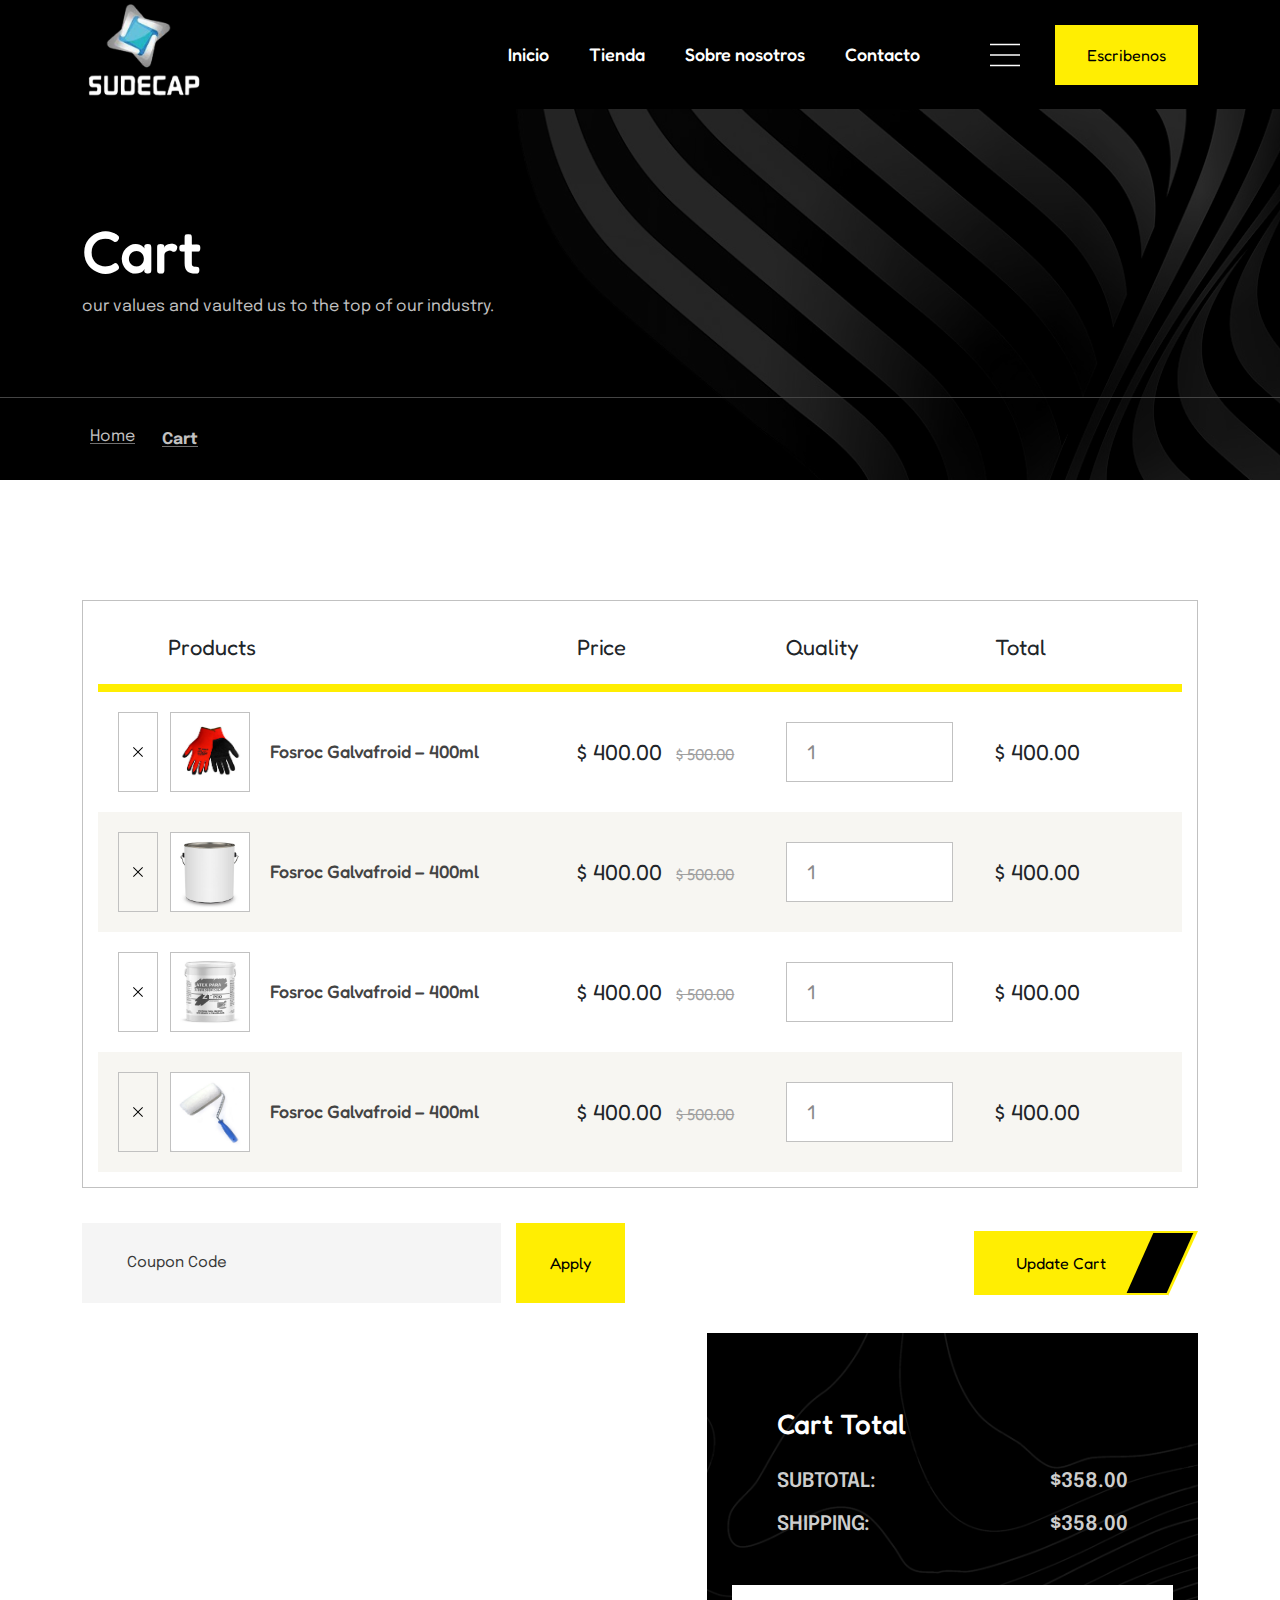
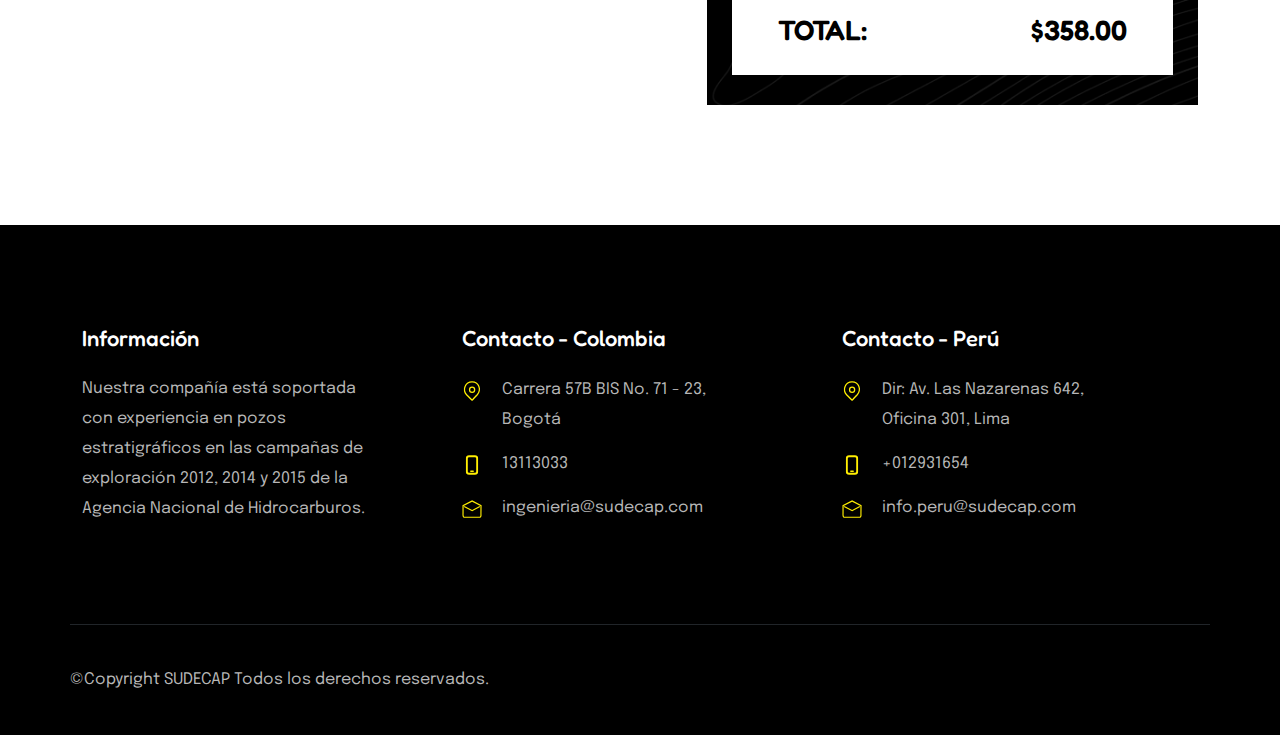
<file: cart.html>
<!DOCTYPE html>

<html lang="en">


<head>

  <!-- Meta Options -->

  <meta charset="utf-8">

  <meta http-equiv="X-UA-Compatible" content="IE=edge">

  <meta name="viewport" content="width=device-width, initial-scale=1.0" />



  <!-- Title -->

  <title>Cart</title>



  <!-- Bootstrap -->

  <link rel="stylesheet" type="text/css" href="assets/css/bootstrap.min.css">

  <!-- Favicon -->

  <link rel="icon" type="image/x-icon" href="assets/images/heading-icon.png">

  <!-- Owl Carousal -->

  <link rel="stylesheet" type="text/css" href="assets/css/owl.carousel.min.css">
  <link rel="stylesheet" type="text/css" href="assets/css/owl.theme.default.min.css">

  <!-- Animate on scroll -->

  <link rel="stylesheet" type="text/css" href="assets/css/aos.css">


  <!-- Fancy Box -->

  <link rel="stylesheet" href="assets/css/jquery.fancybox.min.css">

  <!-- Nice Select -->

  <link rel="stylesheet" type="text/css" href="assets/css/nice-select.css">

  <!-- Stylesheet -->

  <link rel="stylesheet" type="text/css" href="assets/css/style.css">


  <!-- Colors -->

  <link rel="stylesheet" type="text/css" href="assets/css/color.css">


  <!-- Responsive -->

  <link rel="stylesheet" type="text/css" href="assets/css/responsive.css">

  <!-- Font Awesome 5 -->

  <script src="assets/js/27a041baf1.js" crossorigin="anonymous"></script>

</head>
 
<body>
    <!-- Loader Start -->
  <div class="preloader"> 
    <figure>
      <img src="assets/images/Builty-Logo-Black-Home.svg" alt="Image"> 
    </figure>
  </div>
  <!-- Loader End -->
  
  <!-- Header Style One Start -->
  <header class="header-style-one" >
    <div class="container">
      <div class="row">
        <div class="desktop-nav" id="stickyHeader">
          <div class="container">
            <div class="row">
              <div class="col-lg-12">
                <div class="d-flex-all justify-content-between">
                  <div class="header-logo">
                    <a href="index.html">
                      <figure>
                        <img src="assets/images/Builty-Logo.svg" alt="logoo">
                      </figure>
                    </a>
                  </div>
                  <div class="nav-bar">
                    <ul>
                      <li class="menu-item-has-children">
                        <a href="javascript:void(0)">Home</a>
                        <ul class="sub-menu">
                          <li><a href="index.html">Home One</a></li>
                          <li><a href="index-2.html">Home Two</a></li>
                          <li><a href="index-3.html">Home Three</a></li>
                        </ul>
                      </li>
                      <li class="menu-item-has-children">
                        <a href="javascript:void(0)">About</a>
                        <ul class="sub-menu">
                          <li><a href="about.html">About Company</a></li>
                          <li><a href="core-values.html">Core Values</a></li>
                          <li><a href="leadership.html">Leadership</a></li>
                          <li><a href="history.html">History</a></li>
                        </ul>
                      </li>
                      <li class="menu-item-has-children"><a href="JavaScript:void(0)">Shop</a>
                        <ul class="sub-menu">
                          <li class="menu-item-has-children">
                            <a href="javascript:void(0)">Our Products</a>
                            <ul class="sub-menu">
                              <li><a href="product-list.html">Product List</a></li>
                              <li><a href="product-grid.html">Product Grid</a></li>
                            </ul>
                          </li>
                          <li><a href="product-detail.html">Product Details</a></li>
                          <li><a href="cart.html">Shop Cart</a></li>
                          <li><a href="checkout.html">Cart Checkout</a></li>
                        </ul>
                      </li>
                      <li class="menu-item-has-children"><a href="JavaScript:void(0)">Pages</a>
                        <ul class="sub-menu">
                          <li class="menu-item-has-children">
                            <a href="javascript:void(0)">Services</a>
                            <ul class="sub-menu">
                              <li><a href="services.html">what we do</a></li>
                              <li><a href="service-detail.html">Service Detail</a></li>
                            </ul>
                          </li>
                          <li class="menu-item-has-children">
                            <a href="javascript:void(0)">Projects</a>
                            <ul class="sub-menu">
                              <li><a href="our-projects-1.html">Our Projects One</a></li>
                              <li><a href="our-projects-2.html">Our Projects Two</a></li>
                              <li><a href="project-detail.html">Project Detail</a></li>
                            </ul>
                          </li>
                          <li class="menu-item-has-children">
                            <a href="javascript:void(0)">Team</a>
                            <ul class="sub-menu">
                              <li><a href="our-team.html">Our Team</a></li>
                              <li><a href="team-detail.html">Team Detail</a></li>
                            </ul>
                          </li>
                          <li><a href="login.html">Login & Register</a></li>
                        </ul>
                      </li>
                      <li class="menu-item-has-children">
                        <a href="javascript:void(0)">News</a>
                        <ul class="sub-menu">
                          <li><a href="our-blog-1.html">Our Blog One</a></li>
                          <li><a href="our-blog-2.html">Our Blog Two</a></li>
                          <li><a href="blog-detail.html">Blog Detail</a></li>
                        </ul>
                      </li>
                      <li>
                        <a href="contact.html">Contact</a>
                      </li>
                    </ul>
                    <div class="extras">
                      <a href="javascript:void(0)" id="mobile-menu" class="menu-start">
                        <svg id="ham-menu" viewBox="0 0 100 100"> <path class="line line1" d="M 20,29.000046 H 80.000231 C 80.000231,29.000046 94.498839,28.817352 94.532987,66.711331 94.543142,77.980673 90.966081,81.670246 85.259173,81.668997 79.552261,81.667751 75.000211,74.999942 75.000211,74.999942 L 25.000021,25.000058" /> <path class="line line2" d="M 20,50 H 80" /> <path class="line line3" d="M 20,70.999954 H 80.000231 C 80.000231,70.999954 94.498839,71.182648 94.532987,33.288669 94.543142,22.019327 90.966081,18.329754 85.259173,18.331003 79.552261,18.332249 75.000211,25.000058 75.000211,25.000058 L 25.000021,74.999942" /> </svg>
                      </a>
                      <a href="javascript:void(0)" id="desktop-menu" class="menu-start">
                        <svg id="ham-menue" viewBox="0 0 100 100"> <path class="line line1" d="M 20,29.000046 H 80.000231 C 80.000231,29.000046 94.498839,28.817352 94.532987,66.711331 94.543142,77.980673 90.966081,81.670246 85.259173,81.668997 79.552261,81.667751 75.000211,74.999942 75.000211,74.999942 L 25.000021,25.000058" /> <path class="line line2" d="M 20,50 H 80" /> <path class="line line3" d="M 20,70.999954 H 80.000231 C 80.000231,70.999954 94.498839,71.182648 94.532987,33.288669 94.543142,22.019327 90.966081,18.329754 85.259173,18.331003 79.552261,18.332249 75.000211,25.000058 75.000211,25.000058 L 25.000021,74.999942" /> </svg>
                      </a>
                      <a href="tel:+02101283492" class="theme-btn">+021 01283492 
                        <i>
                          <svg xmlns="http://www.w3.org/2000/svg" xmlns:xlink="http://www.w3.org/1999/xlink" width="40" height="62" viewBox="0 0 40 62">
                          <defs>
                            <clipPath id="saddasdasdasdasda">
                              <rect width="40" height="62"/>
                            </clipPath>
                          </defs>
                          <g id="Mobisdfle" clip-path="url(#saddasdasdasdasda)">
                            <path id="Path_125" data-name="Path 1" d="M10,6a4,4,0,0,0-4,4V50a4,4,0,0,0,4,4H28a4,4,0,0,0,4-4V10a4,4,0,0,0-4-4H10m0-6H28A10,10,0,0,1,38,10V50A10,10,0,0,1,28,60H10A10,10,0,0,1,0,50V10A10,10,0,0,1,10,0Z" transform="translate(1 1)"/>
                            <path id="Path_4342" data-name="Path 2" d="M2.5,0h7a2.5,2.5,0,0,1,0,5h-7a2.5,2.5,0,0,1,0-5Z" transform="translate(14 48)"/>
                          </g>
                        </svg>
                        </i>
                      </a>
                    </div>
                  </div>
                </div>
              </div>
            </div>
          </div>
        </div>
        <div class="mobile-nav" id="mobile-nav">
          <div class="res-log">
            <a href="index.html">
              <img src="assets/images/Builty-Logo.svg" alt="Responsive Logo">
            </a>
          </div>
          <ul>
            <li class="menu-item-has-children">
              <a href="javascript:void(0)">Home</a>
              <ul class="sub-menu">
                <li><a href="index.html">Home One</a></li>
                <li><a href="index-2.html">Home Two</a></li>
                <li><a href="index-3.html">Home Three</a></li>
              </ul>
            </li>
            <li class="menu-item-has-children">
              <a href="javascript:void(0)">About</a>
              <ul class="sub-menu">
                <li><a href="about.html">About Company</a></li>
                <li><a href="core-values.html">Core Values</a></li>
                <li><a href="leadership.html">Leadership</a></li>
                <li><a href="history.html">History</a></li>
              </ul>
            </li>
            <li class="menu-item-has-children"><a href="JavaScript:void(0)">Shop</a>
              <ul class="sub-menu">
                <li class="menu-item-has-children">
                  <a href="javascript:void(0)">Our Products</a>
                  <ul class="sub-menu">
                    <li><a href="product-list.html">Product List</a></li>
                    <li><a href="product-grid.html">Product Grid</a></li>
                  </ul>
                </li>
                <li><a href="product-detail.html">Product Details</a></li>
                <li><a href="cart.html">Shop Cart</a></li>
                <li><a href="checkout.html">Cart Checkout</a></li>
              </ul>
            </li>
            <li class="menu-item-has-children"><a href="JavaScript:void(0)">Pages</a>
              <ul class="sub-menu">
                <li class="menu-item-has-children">
                  <a href="javascript:void(0)">Services</a>
                  <ul class="sub-menu">
                    <li><a href="services.html">what we do</a></li>
                    <li><a href="service-detail.html">Service Detail</a></li>
                  </ul>
                </li>
                <li class="menu-item-has-children">
                  <a href="javascript:void(0)">Projects</a>
                  <ul class="sub-menu">
                    <li><a href="our-projects-1.html">Our Projects One</a></li>
                    <li><a href="our-projects-2.html">Our Projects Two</a></li>
                    <li><a href="project-detail.html">Project Detail</a></li>
                  </ul>
                </li>
                <li class="menu-item-has-children">
                  <a href="javascript:void(0)">Team</a>
                  <ul class="sub-menu">
                    <li><a href="our-team.html">Our Team</a></li>
                    <li><a href="team-detail.html">Team Detail</a></li>
                  </ul>
                </li>
                <li><a href="login.html">Login & Register</a></li>
              </ul>
            </li>
            <li class="menu-item-has-children">
              <a href="javascript:void(0)">News</a>
              <ul class="sub-menu">
                <li><a href="our-blog-1.html">Our Blog One</a></li>
                <li><a href="our-blog-2.html">Our Blog Two</a></li>
                <li><a href="blog-detail.html">Blog Detail</a></li>
              </ul>
            </li>
            <li>
              <a href="contact.html">Contact</a>
            </li>
          </ul>
          <a href="JavaScript:void(0)" id="res-cross"></a>
        </div>
        <div class="mobile-nav desktop-menu">
          <h2>We Build Building and Great Homes.</h2>
          <p class="des">We successfully cope with tasks of varying complexity, provide long-term guarantees and regularly master new technologies.</p>
          <figure>
            <img src="assets/images/desktop-menu-img.jpg" alt="Desktop Menu Image">
          </figure>
          <h3>Get in touch</h3>
          <p class="num">(+380) 50 318 47 07</p>
          <p class="adrs">65 Allerton Street 901 N Pitt Str, Suite 170, VA 22314, USA</p>
          <div class="social-medias">
              <a href="javascript:void(0)">Facebook</a>
              <a href="javascript:void(0)">Twitter</a>
              <a href="javascript:void(0)">Linkedin</a>
            </div>
        </div>
      </div>
    </div>
  </header>
  <!-- Header Style One End -->

  <!-- Banner Style One Start -->
  <section class="banner-style-one">
    <div class="parallax" style="background-image: url(assets/images/pattren-3.png);"></div>
    <div class="container">
      <div class="row">
        <div class="banner-details">
          <h2>Cart</h2>
          <p>our values and vaulted us to the top of our industry.</p>
        </div>
      </div>
    </div>
    <div class="breadcrums">
      <div class="container">
        <div class="row">
          <ul>
            <li>
              <a href="index.html">
                <i class="fa-solid fa-house"></i>
                <p>Home</p>
              </a>
            </li>
            <li class="current">
              <p>Cart</p>
            </li>
          </ul>
        </div>
      </div>
    </div>
  </section>
  <!-- Banner Style One End -->

  <!-- Cart Start -->
  <section class="gap cart">
    <div class="container">
      <div class="row">
        <div class="col-lg-12">
          <div class="cart-box">
            <ul class="cart-table head">
              <li>
                <div class="c-c">
                  <div class="c-data">
                    <span>Products</span>
                  </div>
                  <div class="c-price">
                    <span>Price</span>
                  </div>
                  <div class="c-quality">
                    <span>Quality</span>
                  </div>
                  <div class="c-total">
                    <span>Total</span>
                  </div>
                </div>
              </li>
            </ul>
            <ul class="cart-table">
              <li>
                <div class="c-c">
                  <div class="c-data">
                    <a class="cr-svg d-flex-all" href="javascript:void(0)">
                      <img src="assets/images/cross.svg" alt="Cross Svg">
                    </a>
                    <img src="assets/images/product-10.jpg" alt="Product One">
                    <h2><a href="javascript:void(0)">Fosroc Galvafroid – 400ml</a></h2>
                  </div>
                  <div class="c-price">
                    <span class="orgnl">$ 400.00</span>
                    <del class="sale">$ 500.00</del>
                  </div>
                  <div class="c-quality">
                    <input type="number" name="number" value="1">
                  </div>
                  <div class="c-total">
                    <span>$ 400.00</span>
                  </div>
                </div>
              </li>
              <li>
                <div class="c-c">
                  <div class="c-data">
                    <a class="cr-svg d-flex-all" href="javascript:void(0)">
                      <img src="assets/images/cross.svg" alt="Cross Svg">
                    </a>
                    <img src="assets/images/product-2.jpg" alt="Product One">
                    <h2><a href="javascript:void(0)">Fosroc Galvafroid – 400ml</a></h2>
                  </div>
                  <div class="c-price">
                    <span class="orgnl">$ 400.00</span>
                    <del class="sale">$ 500.00</del>
                  </div>
                  <div class="c-quality">
                    <input type="number" name="number" value="1">
                  </div>
                  <div class="c-total">
                    <span>$ 400.00</span>
                  </div>
                </div>
              </li>
              <li>
                <div class="c-c">
                  <div class="c-data">
                    <a class="cr-svg d-flex-all" href="javascript:void(0)">
                      <img src="assets/images/cross.svg" alt="Cross Svg">
                    </a>
                    <img src="assets/images/product-3.jpg" alt="Product One">
                    <h2><a href="javascript:void(0)">Fosroc Galvafroid – 400ml</a></h2>
                  </div>
                  <div class="c-price">
                    <span class="orgnl">$ 400.00</span>
                    <del class="sale">$ 500.00</del>
                  </div>
                  <div class="c-quality">
                    <input type="number" name="number" value="1">
                  </div>
                  <div class="c-total">
                    <span>$ 400.00</span>
                  </div>
                </div>
              </li>
              <li>
                <div class="c-c">
                  <div class="c-data">
                    <a class="cr-svg d-flex-all" href="javascript:void(0)">
                      <img src="assets/images/cross.svg" alt="Cross Svg">
                    </a>
                    <img src="assets/images/product-7.jpg" alt="Product One">
                    <h2><a href="javascript:void(0)">Fosroc Galvafroid – 400ml</a></h2>
                  </div>
                  <div class="c-price">
                    <span class="orgnl">$ 400.00</span>
                    <del class="sale">$ 500.00</del>
                  </div>
                  <div class="c-quality">
                    <input type="number" name="number" value="1">
                  </div>
                  <div class="c-total">
                    <span>$ 400.00</span>
                  </div>
                </div>
              </li>
            </ul>
          </div>
          <div class="update-cart d-flex-all justify-content-between">
            <form>
              <input type="text" name="text" placeholder="Coupon Code">
              <button type="submit">Apply</button>
            </form>
            <a href="contact.html" class="theme-btn">Update Cart <i class="fa-solid fa-angles-right"></i></a>
          </div>
        </div>
      </div>
      <div class="row cart-total">
        <div class="col-lg-6"></div>
        <div class="col-lg-6">
          <div class="cart-total-box">
            <div class="parallax" style="background-image: url(assets/images/pattren-4.png);"></div>
            <div class="final">
              <h4>Cart Total</h4>
              <ul>
                <li>
                  <span>Subtotal:</span>
                  <span>$358.00</span>
                </li>
                <li>
                  <span>Shipping:</span>
                  <span>$358.00</span>
                </li>
              </ul>
            </div>
            <div class="total">
              <ul>
                <li>
                  <span>Total:</span>
                  <span>$358.00</span>
                </li>
              </ul>
            </div>
          </div>
        </div>
      </div>
    </div>
  </section>
  <!-- Cart End -->

  <!-- Footer Style One Start -->
  <footer class="footer-style-one">
    <div class="footer-p-1">
      <div class="container">
        <div class="row">
          <div class="footer-first">
            <div class="footer-logo">
              <a href="index.html">
                <img src="assets/images/Builty-Logo.svg" alt="Footer Logo">
              </a>
            </div>
            <div class="contact-info d-flex-all">
              <div class="images d-flex-all justify-content-start">
                <figure>
                  <img src="assets/images/blog-author-img.jpg" alt="Contact Images">
                </figure>
                <figure>
                  <img src="assets/images/blog-author-img-2.jpg" alt="Contact Images">
                </figure>
              </div>
              <p>Sales representative <span>+1 (251) 344 0 66</span> free call !</p>
            </div>
            <a href="contact.html" class="theme-btn">Get a Consultation <i class="fa-solid fa-angles-right"></i></a>
          </div>
        </div>
      </div>
    </div>
    <div class="footer-p-2">
      <div class="container">
        <div class="row">
          <div class="col-lg-4">
            <div class="footer-col">
              <h3>Information</h3>
              <p>We successfully cope with tasks of varying complexity, provide long-term guarantees and regularly master new technologies.</p>
            </div>
          </div>
          <div class="col-lg-4">
            <div class="footer-col">
              <h3>Contact</h3>
              <ul>
                <li>
                  <svg xmlns="http://www.w3.org/2000/svg" xmlns:xlink="http://www.w3.org/1999/xlink" width="79" height="94" viewBox="0 0 79 94"> <defs> <clipPath id="clip-location_B"> <rect width="79" height="94"/> </clipPath> </defs> <g id="location_B" data-name="location B" clip-path="url(#clip-location_B)"> <path id="Path_121" data-name="Path 1" d="M962.855,575.375a3,3,0,0,1-2.1-.861l-26.263-25.826c-11.03-11.993-13.791-27.653-7.492-42a38.334,38.334,0,0,1,34.959-23.117l1.346.009c15.262,0,27.868,8.452,33.722,22.609,6.152,14.878,3.046,31.554-7.912,42.485-.528.555-24.064,25.75-24.064,25.75a3,3,0,0,1-2.129.951Zm-.9-85.8A31.924,31.924,0,0,0,932.49,509.1c-5.313,12.1-2.954,25.342,6.31,35.419l23.963,23.559c15.027-16.085,20.179-21.585,22.274-23.488l-.164-.165c9.233-9.209,11.825-23.318,6.605-35.944a29.677,29.677,0,0,0-28.177-18.9Z" transform="translate(-922.725 -482.15)"/> <path id="Path_23" data-name="Path 2" d="M15,6a9,9,0,1,0,9,9,9.01,9.01,0,0,0-9-9m0-6A15,15,0,1,1,0,15,15,15,0,0,1,15,0Z" transform="translate(25 26)"/> </g> </svg>
                  <p>901 N Pitt Str., Suite 170, VA 22314, USA</p>
                </li>
                <li>
                  <svg xmlns="http://www.w3.org/2000/svg" xmlns:xlink="http://www.w3.org/1999/xlink" width="40" height="62" viewBox="0 0 40 62"> <defs> <clipPath id="dasdasdasd"> <rect width="40" height="62"/> </clipPath> </defs> <g id="Mobsdfsdfsdfsdfile" clip-path="url(#dasdasdasd)"> <path id="Path_331" data-name="Path 1" d="M10,6a4,4,0,0,0-4,4V50a4,4,0,0,0,4,4H28a4,4,0,0,0,4-4V10a4,4,0,0,0-4-4H10m0-6H28A10,10,0,0,1,38,10V50A10,10,0,0,1,28,60H10A10,10,0,0,1,0,50V10A10,10,0,0,1,10,0Z" transform="translate(1 1)"/> <path id="Path_2" data-name="Path 2" d="M2.5,0h7a2.5,2.5,0,0,1,0,5h-7a2.5,2.5,0,0,1,0-5Z" transform="translate(14 48)"/> </g> </svg>
                  <p>(+380) 50 318 47 07</p>
                </li>
                <li>
                  <svg xmlns="http://www.w3.org/2000/svg" xmlns:xlink="http://www.w3.org/1999/xlink" width="102" height="93" viewBox="0 0 102 93"> <defs> <clipPath id="clip-Email_B"> <rect width="102" height="93"/> </clipPath> </defs> <g id="Email_B" data-name="Email B" clip-path="url(#clip-Email_B)"> <path id="Path_1444" data-name="Path 1" d="M969.85,550.4,927.766,528.2l2.8-5.307,39.229,20.7,37.712-20.677,2.885,5.261Z" transform="translate(-918 -492)"/> <path id="Path_24" data-name="Path 2" d="M969.562,494.385l48.391,25.361,0,1.818c-.023,17.272-.043,42.814-.012,47.124l.012.024v.709c0,5.426-1.516,9.425-4.508,11.885a10.4,10.4,0,0,1-6.575,2.344l-75.5-.016c-3.557.071-5.965-.931-7.717-2.752-2.4-2.5-3.517-6.391-3.317-11.577l.065-1.194c.116-5.315.029-29.954-.067-46.535l-.011-1.842Zm42.386,28.988-42.411-22.227-43.2,22.238c.189,32.939.239,42.8-.143,46.148l.13.005c-.168,4.351.8,6.309,1.645,7.185a3.342,3.342,0,0,0,2.458.984l76.043-.071a4.65,4.65,0,0,0,3.16-.963c1.517-1.248,2.319-3.754,2.319-7.25h.09C1011.893,566.689,1011.9,557.566,1011.947,523.373Z" transform="translate(-918 -492)"/> </g> </svg>
                  <p>username@domain.com</p>
                </li>
              </ul>
            </div>
          </div>
          <div class="col-lg-4">
            <div class="footer-col">
              <h3>Newsletter</h3>
              <p>Signup for our weekly newsletter to get the latest news.</p>
              <form>
                <input type="email" name="email" placeholder="Enter your email.">
                <button>
                  <i class="fa-solid fa-arrow-up-long"></i>
                </button>
              </form>
            </div>
          </div>
        </div>
      </div>
    </div>
    <div class="footer-p-3 rights">
      <div class="container">
        <div class="row">
          <div class="footer-col">
            <p>©Copyright ECONOMIC Todos los derechos reservados.</p>
            <div class="social-medias">
              <a href="javascript:void(0)">Facebook</a>
              <a href="javascript:void(0)">Twitter</a>
              <a href="javascript:void(0)">Linkedin</a>
            </div>
          </div>
        </div>
      </div>
    </div>
  </footer>
  <!-- Footer Style One End -->



  <button id="scrollTop" class="scrollTopStick">
    <i class="fa-solid fa-arrow-up"></i>
  </button>

  <!-- Jquery -->

  <script src="assets/js/jquery.min.js"></script>

  <!-- Waypoint -->

  <script src="assets/js/jquery.waypoints.min.js"></script>

  <!-- NZoom -->

  <script src="assets/js/Nzoom.min.js"></script>

  <!-- Counter -->

  <script src="assets/js/jquery.counterup.min.js"></script>

  <!-- Bootstrap Js -->

  <script src="assets/js/bootstrap.min.js"></script>

  <!-- Fancybox Js -->

  <script src="assets/js/jquery.fancybox.min.js"></script>

  <!-- Nice Select Js -->

  <script src="assets/js/jquery.nice-select.js"></script>

  <!-- Animate on scroll Js -->

  <script src="assets/js/aos.js"></script>

  <!-- Owl Carousal Js -->

  <script src="assets/js/owl.carousel.min.js"></script>

  <!-- Custom Js -->

  <script src="assets/js/custom.js"></script>
</body>


</html>
</file>
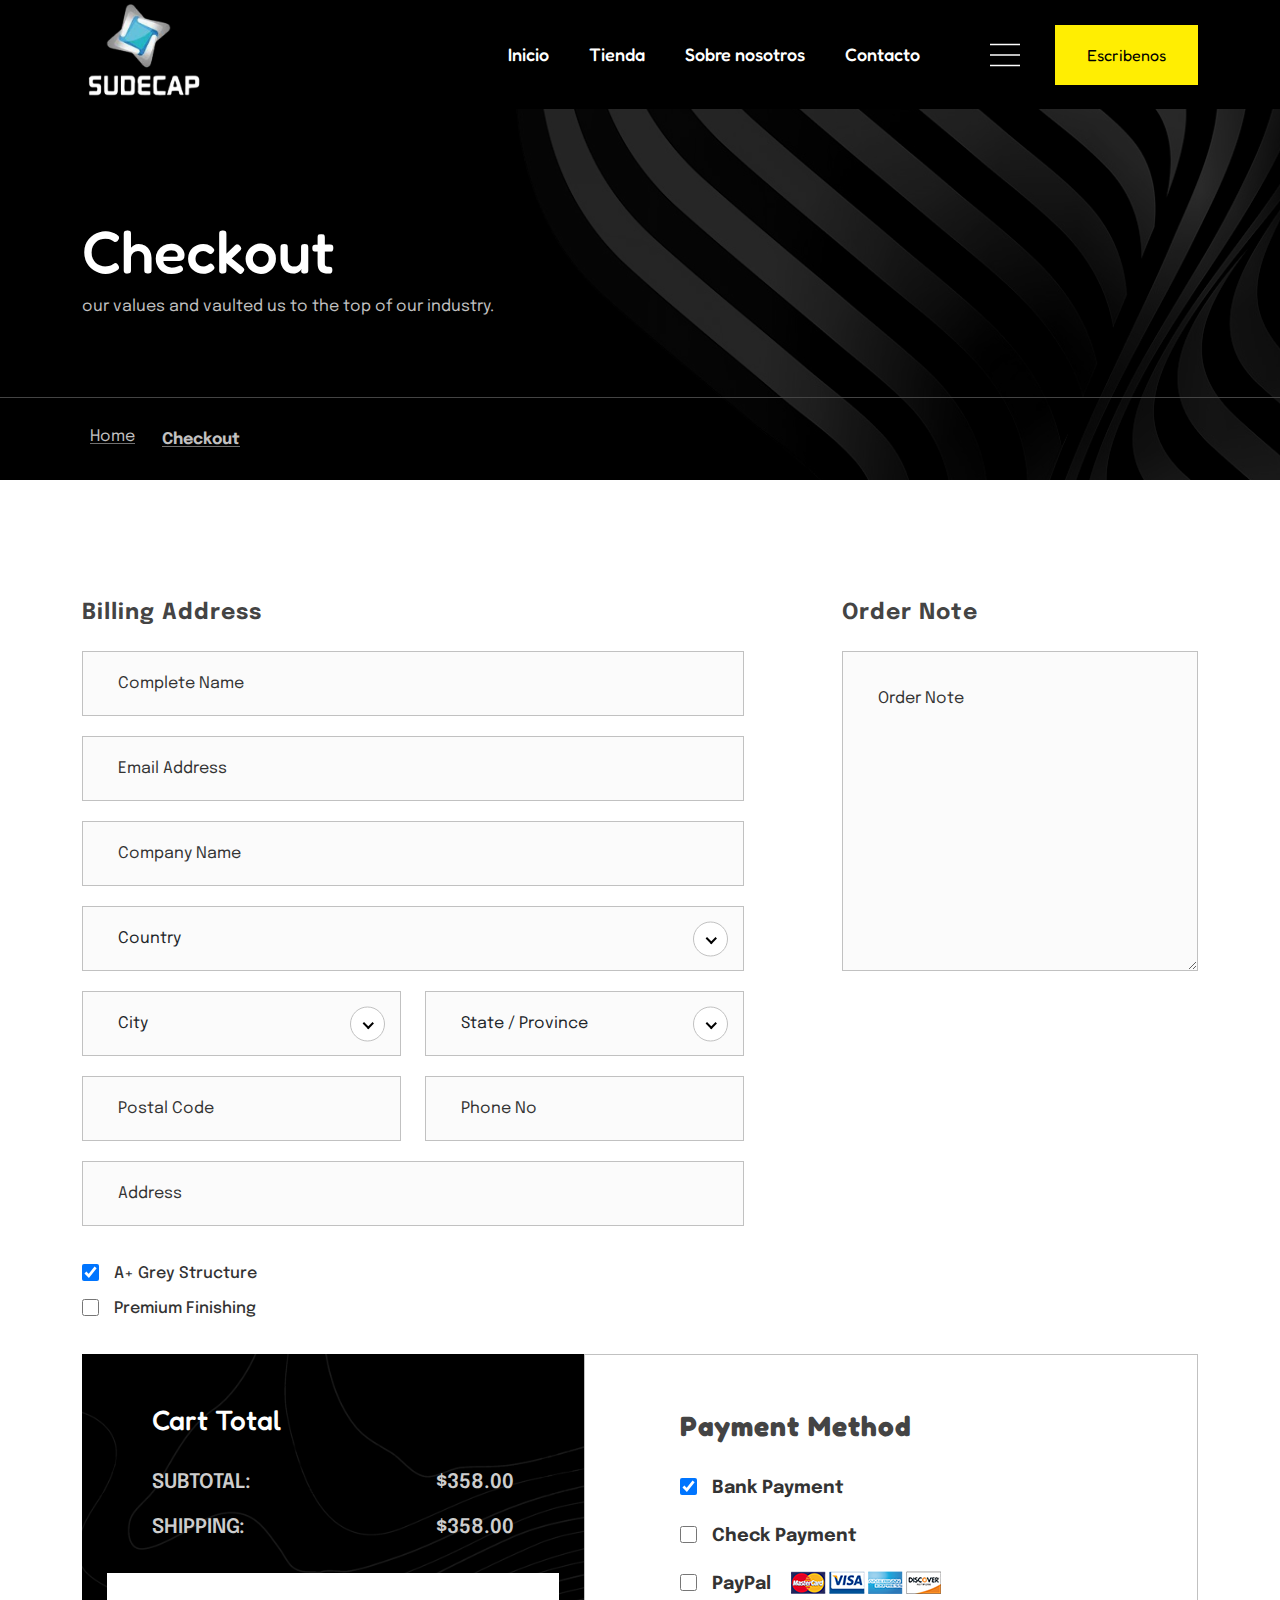
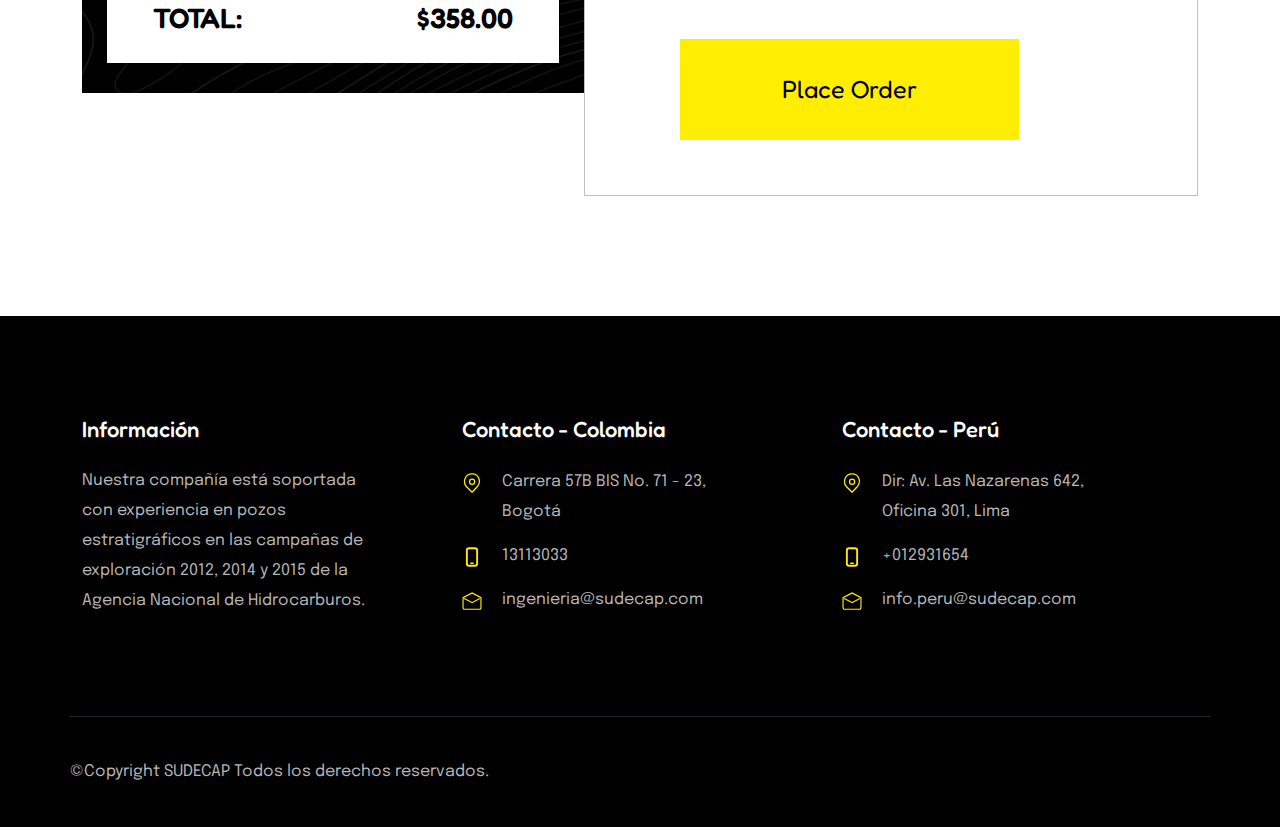
<file: checkout.html>
<!DOCTYPE html>

<html lang="en">


<head>

  <!-- Meta Options -->

  <meta charset="utf-8">

  <meta http-equiv="X-UA-Compatible" content="IE=edge">

  <meta name="viewport" content="width=device-width, initial-scale=1.0" />



  <!-- Title -->

  <title>Checkout</title>



  <!-- Bootstrap -->

  <link rel="stylesheet" type="text/css" href="assets/css/bootstrap.min.css">

  <!-- Favicon -->

  <link rel="icon" type="image/x-icon" href="assets/images/heading-icon.png">

  <!-- Owl Carousal -->

  <link rel="stylesheet" type="text/css" href="assets/css/owl.carousel.min.css">
  <link rel="stylesheet" type="text/css" href="assets/css/owl.theme.default.min.css">

  <!-- Animate on scroll -->

  <link rel="stylesheet" type="text/css" href="assets/css/aos.css">


  <!-- Fancy Box -->

  <link rel="stylesheet" href="assets/css/jquery.fancybox.min.css">

  <!-- Nice Select -->

  <link rel="stylesheet" type="text/css" href="assets/css/nice-select.css">

  <!-- Stylesheet -->

  <link rel="stylesheet" type="text/css" href="assets/css/style.css">


  <!-- Colors -->

  <link rel="stylesheet" type="text/css" href="assets/css/color.css">


  <!-- Responsive -->

  <link rel="stylesheet" type="text/css" href="assets/css/responsive.css">

  <!-- Font Awesome 5 -->

  <script src="assets/js/27a041baf1.js" crossorigin="anonymous"></script>

</head>
 
<body>
    <!-- Loader Start -->
  <div class="preloader"> 
    <figure>
      <img src="assets/images/Builty-Logo-Black-Home.svg" alt="Image"> 
    </figure>
  </div>
  <!-- Loader End -->
  
  <!-- Header Style One Start -->
  <header class="header-style-one" >
    <div class="container">
      <div class="row">
        <div class="desktop-nav" id="stickyHeader">
          <div class="container">
            <div class="row">
              <div class="col-lg-12">
                <div class="d-flex-all justify-content-between">
                  <div class="header-logo">
                    <a href="index.html">
                      <figure>
                        <img src="assets/images/Builty-Logo.svg" alt="logoo">
                      </figure>
                    </a>
                  </div>
                  <div class="nav-bar">
                    <ul>
                      <li class="menu-item-has-children">
                        <a href="javascript:void(0)">Home</a>
                        <ul class="sub-menu">
                          <li><a href="index.html">Home One</a></li>
                          <li><a href="index-2.html">Home Two</a></li>
                          <li><a href="index-3.html">Home Three</a></li>
                        </ul>
                      </li>
                      <li class="menu-item-has-children">
                        <a href="javascript:void(0)">About</a>
                        <ul class="sub-menu">
                          <li><a href="about.html">About Company</a></li>
                          <li><a href="core-values.html">Core Values</a></li>
                          <li><a href="leadership.html">Leadership</a></li>
                          <li><a href="history.html">History</a></li>
                        </ul>
                      </li>
                      <li class="menu-item-has-children"><a href="JavaScript:void(0)">Shop</a>
                        <ul class="sub-menu">
                          <li class="menu-item-has-children">
                            <a href="javascript:void(0)">Our Products</a>
                            <ul class="sub-menu">
                              <li><a href="product-list.html">Product List</a></li>
                              <li><a href="product-grid.html">Product Grid</a></li>
                            </ul>
                          </li>
                          <li><a href="product-detail.html">Product Details</a></li>
                          <li><a href="cart.html">Shop Cart</a></li>
                          <li><a href="checkout.html">Cart Checkout</a></li>
                        </ul>
                      </li>
                      <li class="menu-item-has-children"><a href="JavaScript:void(0)">Pages</a>
                        <ul class="sub-menu">
                          <li class="menu-item-has-children">
                            <a href="javascript:void(0)">Services</a>
                            <ul class="sub-menu">
                              <li><a href="services.html">what we do</a></li>
                              <li><a href="service-detail.html">Service Detail</a></li>
                            </ul>
                          </li>
                          <li class="menu-item-has-children">
                            <a href="javascript:void(0)">Projects</a>
                            <ul class="sub-menu">
                              <li><a href="our-projects-1.html">Our Projects One</a></li>
                              <li><a href="our-projects-2.html">Our Projects Two</a></li>
                              <li><a href="project-detail.html">Project Detail</a></li>
                            </ul>
                          </li>
                          <li class="menu-item-has-children">
                            <a href="javascript:void(0)">Team</a>
                            <ul class="sub-menu">
                              <li><a href="our-team.html">Our Team</a></li>
                              <li><a href="team-detail.html">Team Detail</a></li>
                            </ul>
                          </li>
                          <li><a href="login.html">Login & Register</a></li>
                        </ul>
                      </li>
                      <li class="menu-item-has-children">
                        <a href="javascript:void(0)">News</a>
                        <ul class="sub-menu">
                          <li><a href="our-blog-1.html">Our Blog One</a></li>
                          <li><a href="our-blog-2.html">Our Blog Two</a></li>
                          <li><a href="blog-detail.html">Blog Detail</a></li>
                        </ul>
                      </li>
                      <li>
                        <a href="contact.html">Contact</a>
                      </li>
                    </ul>
                    <div class="extras">
                      <a href="javascript:void(0)" id="mobile-menu" class="menu-start">
                        <svg id="ham-menu" viewBox="0 0 100 100"> <path class="line line1" d="M 20,29.000046 H 80.000231 C 80.000231,29.000046 94.498839,28.817352 94.532987,66.711331 94.543142,77.980673 90.966081,81.670246 85.259173,81.668997 79.552261,81.667751 75.000211,74.999942 75.000211,74.999942 L 25.000021,25.000058" /> <path class="line line2" d="M 20,50 H 80" /> <path class="line line3" d="M 20,70.999954 H 80.000231 C 80.000231,70.999954 94.498839,71.182648 94.532987,33.288669 94.543142,22.019327 90.966081,18.329754 85.259173,18.331003 79.552261,18.332249 75.000211,25.000058 75.000211,25.000058 L 25.000021,74.999942" /> </svg>
                      </a>
                      <a href="javascript:void(0)" id="desktop-menu" class="menu-start">
                        <svg id="ham-menue" viewBox="0 0 100 100"> <path class="line line1" d="M 20,29.000046 H 80.000231 C 80.000231,29.000046 94.498839,28.817352 94.532987,66.711331 94.543142,77.980673 90.966081,81.670246 85.259173,81.668997 79.552261,81.667751 75.000211,74.999942 75.000211,74.999942 L 25.000021,25.000058" /> <path class="line line2" d="M 20,50 H 80" /> <path class="line line3" d="M 20,70.999954 H 80.000231 C 80.000231,70.999954 94.498839,71.182648 94.532987,33.288669 94.543142,22.019327 90.966081,18.329754 85.259173,18.331003 79.552261,18.332249 75.000211,25.000058 75.000211,25.000058 L 25.000021,74.999942" /> </svg>
                      </a>
                      <a href="tel:+02101283492" class="theme-btn">+021 01283492 
                        <i>
                          <svg xmlns="http://www.w3.org/2000/svg" xmlns:xlink="http://www.w3.org/1999/xlink" width="40" height="62" viewBox="0 0 40 62">
                          <defs>
                            <clipPath id="saddasdasdasdasda">
                              <rect width="40" height="62"/>
                            </clipPath>
                          </defs>
                          <g id="Mobisdfle" clip-path="url(#saddasdasdasdasda)">
                            <path id="Path_125" data-name="Path 1" d="M10,6a4,4,0,0,0-4,4V50a4,4,0,0,0,4,4H28a4,4,0,0,0,4-4V10a4,4,0,0,0-4-4H10m0-6H28A10,10,0,0,1,38,10V50A10,10,0,0,1,28,60H10A10,10,0,0,1,0,50V10A10,10,0,0,1,10,0Z" transform="translate(1 1)"/>
                            <path id="Path_4342" data-name="Path 2" d="M2.5,0h7a2.5,2.5,0,0,1,0,5h-7a2.5,2.5,0,0,1,0-5Z" transform="translate(14 48)"/>
                          </g>
                        </svg>
                        </i>
                      </a>
                    </div>
                  </div>
                </div>
              </div>
            </div>
          </div>
        </div>
        <div class="mobile-nav" id="mobile-nav">
          <div class="res-log">
            <a href="index.html">
              <img src="assets/images/Builty-Logo.svg" alt="Responsive Logo">
            </a>
          </div>
          <ul>
            <li class="menu-item-has-children">
              <a href="javascript:void(0)">Home</a>
              <ul class="sub-menu">
                <li><a href="index.html">Home One</a></li>
                <li><a href="index-2.html">Home Two</a></li>
                <li><a href="index-3.html">Home Three</a></li>
              </ul>
            </li>
            <li class="menu-item-has-children">
              <a href="javascript:void(0)">About</a>
              <ul class="sub-menu">
                <li><a href="about.html">About Company</a></li>
                <li><a href="core-values.html">Core Values</a></li>
                <li><a href="leadership.html">Leadership</a></li>
                <li><a href="history.html">History</a></li>
              </ul>
            </li>
            <li class="menu-item-has-children"><a href="JavaScript:void(0)">Shop</a>
              <ul class="sub-menu">
                <li class="menu-item-has-children">
                  <a href="javascript:void(0)">Our Products</a>
                  <ul class="sub-menu">
                    <li><a href="product-list.html">Product List</a></li>
                    <li><a href="product-grid.html">Product Grid</a></li>
                  </ul>
                </li>
                <li><a href="product-detail.html">Product Details</a></li>
                <li><a href="cart.html">Shop Cart</a></li>
                <li><a href="checkout.html">Cart Checkout</a></li>
              </ul>
            </li>
            <li class="menu-item-has-children"><a href="JavaScript:void(0)">Pages</a>
              <ul class="sub-menu">
                <li class="menu-item-has-children">
                  <a href="javascript:void(0)">Services</a>
                  <ul class="sub-menu">
                    <li><a href="services.html">what we do</a></li>
                    <li><a href="service-detail.html">Service Detail</a></li>
                  </ul>
                </li>
                <li class="menu-item-has-children">
                  <a href="javascript:void(0)">Projects</a>
                  <ul class="sub-menu">
                    <li><a href="our-projects-1.html">Our Projects One</a></li>
                    <li><a href="our-projects-2.html">Our Projects Two</a></li>
                    <li><a href="project-detail.html">Project Detail</a></li>
                  </ul>
                </li>
                <li class="menu-item-has-children">
                  <a href="javascript:void(0)">Team</a>
                  <ul class="sub-menu">
                    <li><a href="our-team.html">Our Team</a></li>
                    <li><a href="team-detail.html">Team Detail</a></li>
                  </ul>
                </li>
                <li><a href="login.html">Login & Register</a></li>
              </ul>
            </li>
            <li class="menu-item-has-children">
              <a href="javascript:void(0)">News</a>
              <ul class="sub-menu">
                <li><a href="our-blog-1.html">Our Blog One</a></li>
                <li><a href="our-blog-2.html">Our Blog Two</a></li>
                <li><a href="blog-detail.html">Blog Detail</a></li>
              </ul>
            </li>
            <li>
              <a href="contact.html">Contact</a>
            </li>
          </ul>
          <a href="JavaScript:void(0)" id="res-cross"></a>
        </div>
        <div class="mobile-nav desktop-menu">
          <h2>We Build Building and Great Homes.</h2>
          <p class="des">We successfully cope with tasks of varying complexity, provide long-term guarantees and regularly master new technologies.</p>
          <figure>
            <img src="assets/images/desktop-menu-img.jpg" alt="Desktop Menu Image">
          </figure>
          <h3>Get in touch</h3>
          <p class="num">(+380) 50 318 47 07</p>
          <p class="adrs">65 Allerton Street 901 N Pitt Str, Suite 170, VA 22314, USA</p>
          <div class="social-medias">
              <a href="javascript:void(0)">Facebook</a>
              <a href="javascript:void(0)">Twitter</a>
              <a href="javascript:void(0)">Linkedin</a>
            </div>
        </div>
      </div>
    </div>
  </header>
  <!-- Header Style One End -->

  <!-- Banner Style One Start -->
  <section class="banner-style-one">
    <div class="parallax" style="background-image: url(assets/images/pattren-3.png);"></div>
    <div class="container">
      <div class="row">
        <div class="banner-details">
          <h2>Checkout</h2>
          <p>our values and vaulted us to the top of our industry.</p>
        </div>
      </div>
    </div>
    <div class="breadcrums">
      <div class="container">
        <div class="row">
          <ul>
            <li>
              <a href="index.html">
                <i class="fa-solid fa-house"></i>
                <p>Home</p>
              </a>
            </li>
            <li class="current">
              <p>Checkout</p>
            </li>
          </ul>
        </div>
      </div>
    </div>
  </section>
  <!-- Banner Style One End -->

  <!-- Cart Start -->
  <section class="gap checkout detail-page">
    <form>
      <div class="container">
        <div class="row">
          <div class="col-lg-12">
            <div class="row">
              <div class="col-lg-8 col-md-12">
                <div class="billing">
                  <h3>Billing Address</h3>
                    <div class="row">
                      <div class="col-md-12">
                        <input type="text" name="text" placeholder="Complete Name">
                      </div>
                    </div>
                    <div class="row">
                      <div class="col-md-12">
                        <input type="email" name="email" placeholder="Email Address">
                      </div>
                    </div>
                    <div class="row">
                      <div class="col-md-12">
                        <input type="text" name="text" placeholder="Company Name">
                      </div>
                    </div>
                    <div class="row">
                      <div class="form-group col-md-12">
                        <select id="inputState-1" class="form-control">
                          <option selected>Country</option>
                          <option>Pakistan</option>
                          <option>Turkish</option>
                          <option>America</option>
                        </select>
                      </div>
                    </div>
                    <div class="row dist">
                      <div class="form-group col-md-6">
                        <select id="inputState-2" class="form-control">
                          <option selected>City</option>
                          <option>Multan</option>
                          <option>Islamabad</option>
                          <option>Lahore</option>
                        </select>
                      </div>
                      <div class="form-group col-md-6">
                        <select id="inputState-3" class="form-control">
                          <option selected>State / Province</option>
                          <option>Punjab</option>
                          <option>Sindh</option>
                        </select>
                      </div>
                    </div>
                    <div class="row dist">
                      <div class="col-md-6">
                        <input type="number" name="number" placeholder="Postal Code">
                      </div>
                      <div class="col-md-6">
                        <input type="number" name="number" placeholder="Phone No">
                      </div>
                    </div>
                    <div class="row">
                      <div class="col-md-12">
                        <input type="text" name="text" placeholder="Address">
                      </div>
                    </div>
                    <div class="row checkk g-0">
                      <div class="form-group col-md-12">
                        <div class="custom-control custom-radio">
                          <input checked type="checkbox" id="customRadio11" name="customRadio" class="custom-control-input">
                          <label class="custom-control-label" for="customRadio11">A+ Grey Structure</label>
                        </div>
                      </div>
                      <div class="form-group col-md-12">
                        <div class="custom-control custom-radio">
                          <input type="checkbox" id="customRadio2" name="customRadio" class="custom-control-input">
                          <label class="custom-control-label" for="customRadio2">Premium Finishing</label>
                        </div>
                      </div>
                    </div>
                </div>
              </div>
              <div class="col-lg-4 col-md-12">
                <div class="order-note">
                  <h3>Order Note</h3>
                  <textarea placeholder="Order Note"></textarea>
                </div>
              </div>
            </div>
            <div class="row">
              <div class="cart-t-payment-m">
                <div class="cart-total-box">
                  <div class="parallax" style="background-image: url(assets/images/pattren-4.png);"></div>
                  <div class="final">
                    <h4>Cart Total</h4>
                    <ul>
                      <li>
                        <span>Subtotal:</span>
                        <span>$358.00</span>
                      </li>
                      <li>
                        <span>Shipping:</span>
                        <span>$358.00</span>
                      </li>
                    </ul>
                  </div>
                  <div class="total">
                    <ul>
                      <li>
                        <span>Total:</span>
                        <span>$358.00</span>
                      </li>
                    </ul>
                  </div>
                </div>
                <div class="payment-method">
                  <h3>Payment Method</h3>
                    <div class="row checkk g-0">
                      <div class="form-group col-md-12">
                        <div class="custom-control custom-radio">
                          <input checked type="checkbox" id="customRadio1" name="customRadio" class="custom-control-input">
                          <label class="custom-control-label" for="customRadio1">Bank Payment</label>
                        </div>
                      </div>
                      <div class="form-group col-md-12">
                        <div class="custom-control custom-radio">
                          <input type="checkbox" id="customRadio21" name="customRadio" class="custom-control-input">
                          <label class="custom-control-label" for="customRadio21">Check Payment</label>
                        </div>
                      </div>
                      <div class="form-group col-md-12">
                        <div class="custom-control custom-radio">
                          <input type="checkbox" id="customRadio22" name="customRadio" class="custom-control-input">
                          <label class="custom-control-label" for="customRadio22">PayPal
                              <img src="assets/images/cards.png" alt="Bank Cards">
                          </label>
                        </div>
                      </div>
                    </div>
                  <button type="submit">Place Order</button>
                </div>
              </div>
            </div>
          </div>
        </div>
      </div>
    </form>
  </section>
  <!-- Cart End -->

  <!-- Footer Style One Start -->
  <footer class="footer-style-one">
    <div class="footer-p-1">
      <div class="container">
        <div class="row">
          <div class="footer-first">
            <div class="footer-logo">
              <a href="index.html">
                <img src="assets/images/Builty-Logo.svg" alt="Footer Logo">
              </a>
            </div>
            <div class="contact-info d-flex-all">
              <div class="images d-flex-all justify-content-start">
                <figure>
                  <img src="assets/images/blog-author-img.jpg" alt="Contact Images">
                </figure>
                <figure>
                  <img src="assets/images/blog-author-img-2.jpg" alt="Contact Images">
                </figure>
              </div>
              <p>Sales representative <span>+1 (251) 344 0 66</span> free call !</p>
            </div>
            <a href="contact.html" class="theme-btn">Get a Consultation <i class="fa-solid fa-angles-right"></i></a>
          </div>
        </div>
      </div>
    </div>
    <div class="footer-p-2">
      <div class="container">
        <div class="row">
          <div class="col-lg-4">
            <div class="footer-col">
              <h3>Information</h3>
              <p>We successfully cope with tasks of varying complexity, provide long-term guarantees and regularly master new technologies.</p>
            </div>
          </div>
          <div class="col-lg-4">
            <div class="footer-col">
              <h3>Contact</h3>
              <ul>
                <li>
                  <svg xmlns="http://www.w3.org/2000/svg" xmlns:xlink="http://www.w3.org/1999/xlink" width="79" height="94" viewBox="0 0 79 94"> <defs> <clipPath id="clip-location_B"> <rect width="79" height="94"/> </clipPath> </defs> <g id="location_B" data-name="location B" clip-path="url(#clip-location_B)"> <path id="Path_121" data-name="Path 1" d="M962.855,575.375a3,3,0,0,1-2.1-.861l-26.263-25.826c-11.03-11.993-13.791-27.653-7.492-42a38.334,38.334,0,0,1,34.959-23.117l1.346.009c15.262,0,27.868,8.452,33.722,22.609,6.152,14.878,3.046,31.554-7.912,42.485-.528.555-24.064,25.75-24.064,25.75a3,3,0,0,1-2.129.951Zm-.9-85.8A31.924,31.924,0,0,0,932.49,509.1c-5.313,12.1-2.954,25.342,6.31,35.419l23.963,23.559c15.027-16.085,20.179-21.585,22.274-23.488l-.164-.165c9.233-9.209,11.825-23.318,6.605-35.944a29.677,29.677,0,0,0-28.177-18.9Z" transform="translate(-922.725 -482.15)"/> <path id="Path_23" data-name="Path 2" d="M15,6a9,9,0,1,0,9,9,9.01,9.01,0,0,0-9-9m0-6A15,15,0,1,1,0,15,15,15,0,0,1,15,0Z" transform="translate(25 26)"/> </g> </svg>
                  <p>901 N Pitt Str., Suite 170, VA 22314, USA</p>
                </li>
                <li>
                  <svg xmlns="http://www.w3.org/2000/svg" xmlns:xlink="http://www.w3.org/1999/xlink" width="40" height="62" viewBox="0 0 40 62"> <defs> <clipPath id="dasdasdasd"> <rect width="40" height="62"/> </clipPath> </defs> <g id="Mobsdfsdfsdfsdfile" clip-path="url(#dasdasdasd)"> <path id="Path_331" data-name="Path 1" d="M10,6a4,4,0,0,0-4,4V50a4,4,0,0,0,4,4H28a4,4,0,0,0,4-4V10a4,4,0,0,0-4-4H10m0-6H28A10,10,0,0,1,38,10V50A10,10,0,0,1,28,60H10A10,10,0,0,1,0,50V10A10,10,0,0,1,10,0Z" transform="translate(1 1)"/> <path id="Path_2" data-name="Path 2" d="M2.5,0h7a2.5,2.5,0,0,1,0,5h-7a2.5,2.5,0,0,1,0-5Z" transform="translate(14 48)"/> </g> </svg>
                  <p>(+380) 50 318 47 07</p>
                </li>
                <li>
                  <svg xmlns="http://www.w3.org/2000/svg" xmlns:xlink="http://www.w3.org/1999/xlink" width="102" height="93" viewBox="0 0 102 93"> <defs> <clipPath id="clip-Email_B"> <rect width="102" height="93"/> </clipPath> </defs> <g id="Email_B" data-name="Email B" clip-path="url(#clip-Email_B)"> <path id="Path_1444" data-name="Path 1" d="M969.85,550.4,927.766,528.2l2.8-5.307,39.229,20.7,37.712-20.677,2.885,5.261Z" transform="translate(-918 -492)"/> <path id="Path_24" data-name="Path 2" d="M969.562,494.385l48.391,25.361,0,1.818c-.023,17.272-.043,42.814-.012,47.124l.012.024v.709c0,5.426-1.516,9.425-4.508,11.885a10.4,10.4,0,0,1-6.575,2.344l-75.5-.016c-3.557.071-5.965-.931-7.717-2.752-2.4-2.5-3.517-6.391-3.317-11.577l.065-1.194c.116-5.315.029-29.954-.067-46.535l-.011-1.842Zm42.386,28.988-42.411-22.227-43.2,22.238c.189,32.939.239,42.8-.143,46.148l.13.005c-.168,4.351.8,6.309,1.645,7.185a3.342,3.342,0,0,0,2.458.984l76.043-.071a4.65,4.65,0,0,0,3.16-.963c1.517-1.248,2.319-3.754,2.319-7.25h.09C1011.893,566.689,1011.9,557.566,1011.947,523.373Z" transform="translate(-918 -492)"/> </g> </svg>
                  <p>username@domain.com</p>
                </li>
              </ul>
            </div>
          </div>
          <div class="col-lg-4">
            <div class="footer-col">
              <h3>Newsletter</h3>
              <p>Signup for our weekly newsletter to get the latest news.</p>
              <form>
                <input type="email" name="email" placeholder="Enter your email.">
                <button>
                  <i class="fa-solid fa-arrow-up-long"></i>
                </button>
              </form>
            </div>
          </div>
        </div>
      </div>
    </div>
    <div class="footer-p-3 rights">
      <div class="container">
        <div class="row">
          <div class="footer-col">
            <p>©Copyright ECONOMIC Todos los derechos reservados.</p>
            <div class="social-medias">
              <a href="javascript:void(0)">Facebook</a>
              <a href="javascript:void(0)">Twitter</a>
              <a href="javascript:void(0)">Linkedin</a>
            </div>
          </div>
        </div>
      </div>
    </div>
  </footer>
  <!-- Footer Style One End -->



  <button id="scrollTop" class="scrollTopStick">
    <i class="fa-solid fa-arrow-up"></i>
  </button>

  <!-- Jquery -->

  <script src="assets/js/jquery.min.js"></script>

  <!-- Waypoint -->

  <script src="assets/js/jquery.waypoints.min.js"></script>

  <!-- NZoom -->

  <script src="assets/js/Nzoom.min.js"></script>

  <!-- Counter -->

  <script src="assets/js/jquery.counterup.min.js"></script>

  <!-- Bootstrap Js -->

  <script src="assets/js/bootstrap.min.js"></script>

  <!-- Fancybox Js -->

  <script src="assets/js/jquery.fancybox.min.js"></script>

  <!-- Nice Select Js -->

  <script src="assets/js/jquery.nice-select.js"></script>

  <!-- Animate on scroll Js -->

  <script src="assets/js/aos.js"></script>

  <!-- Owl Carousal Js -->

  <script src="assets/js/owl.carousel.min.js"></script>

  <!-- Custom Js -->

  <script src="assets/js/custom.js"></script>
</body>


</html>
</file>
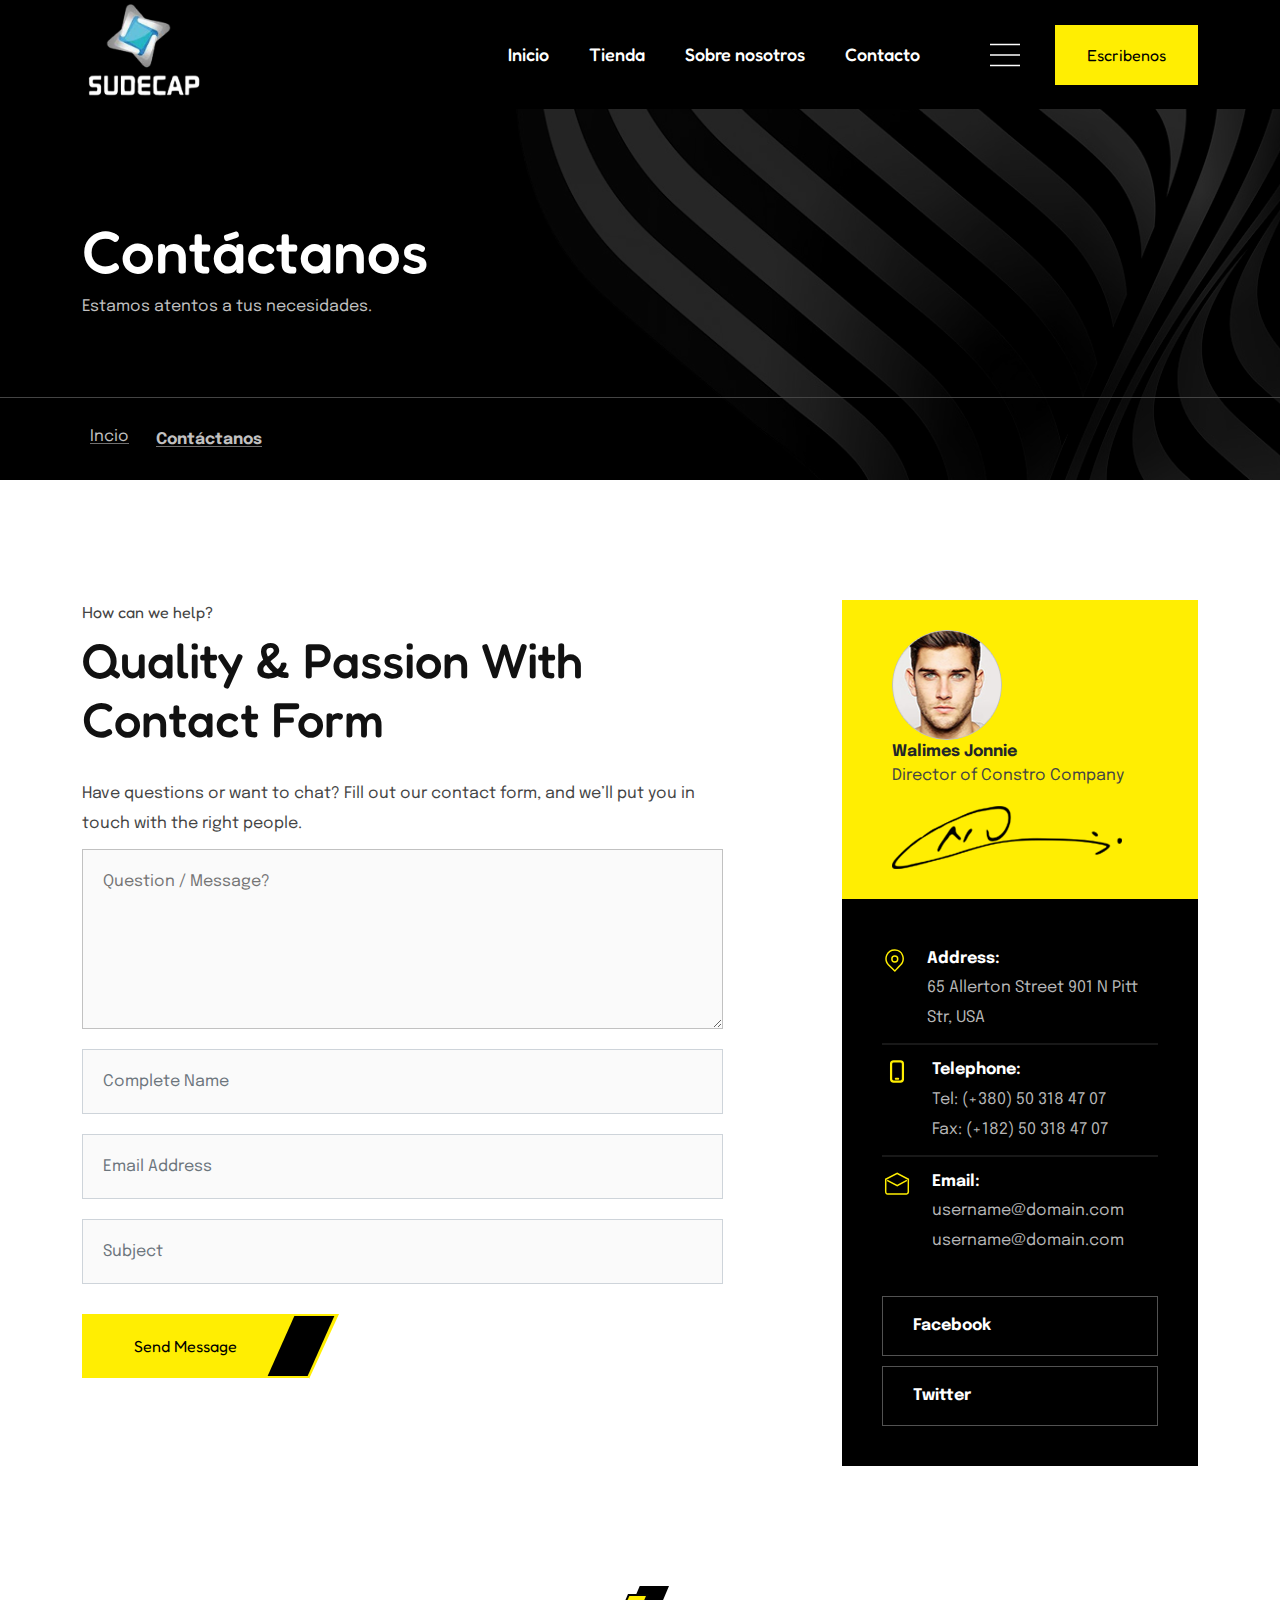
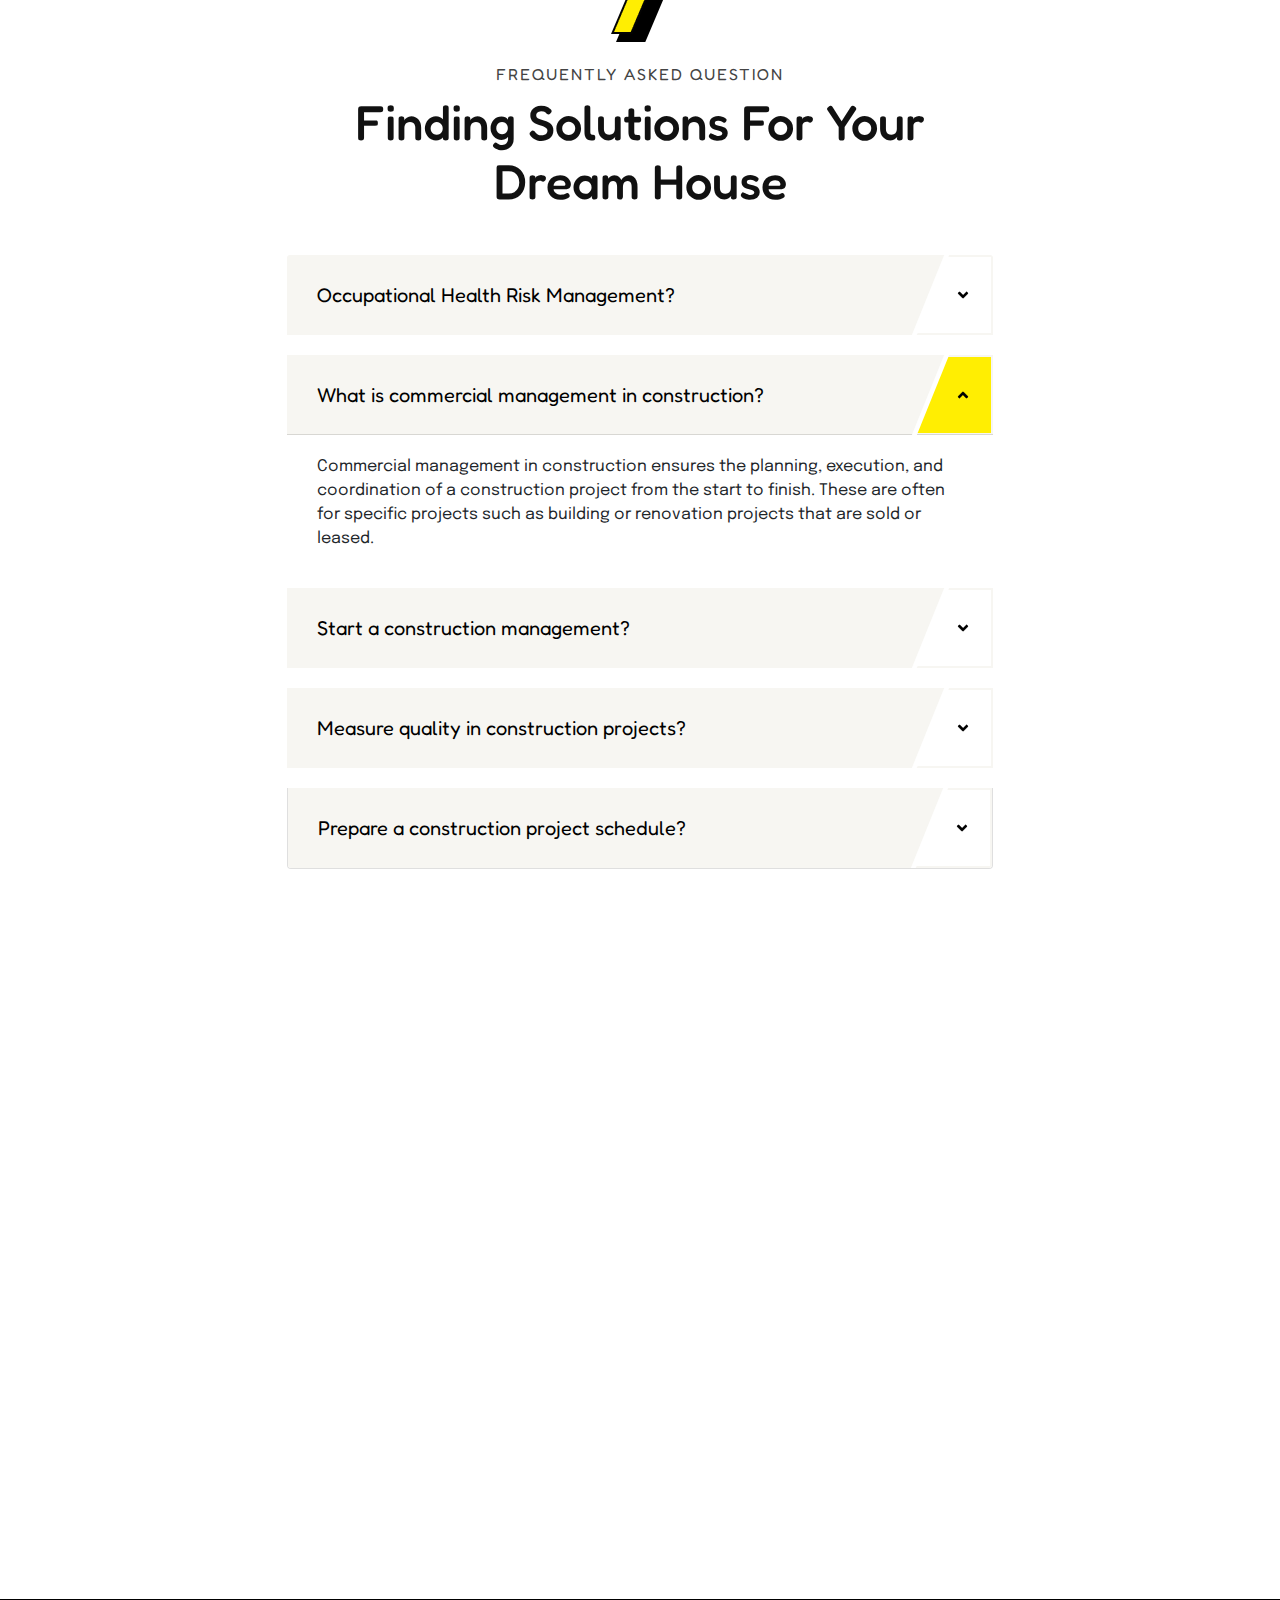
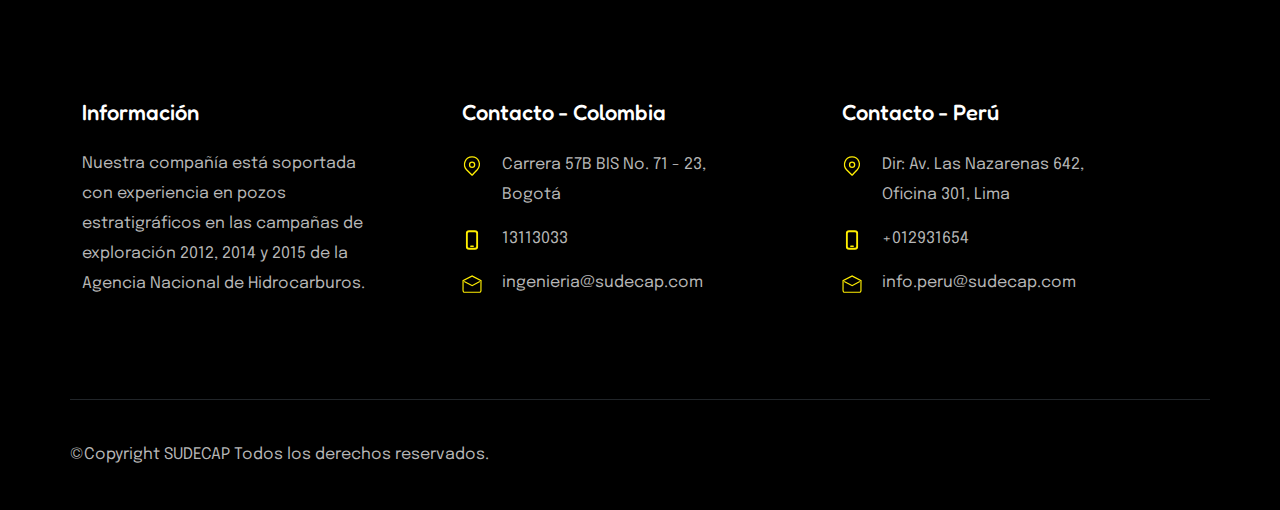
<file: contact.html>
<!DOCTYPE html>

<html lang="en">


<head>

  <!-- Meta Options -->

  <meta charset="utf-8">

  <meta http-equiv="X-UA-Compatible" content="IE=edge">

  <meta name="viewport" content="width=device-width, initial-scale=1.0" />



  <!-- Title -->

  <title>Sudecap - Contacto</title>



  <!-- Bootstrap -->

  <link rel="stylesheet" type="text/css" href="assets/css/bootstrap.min.css">

  <!-- Favicon -->

  <link rel="icon" type="image/x-icon" href="assets/images/heading-icon.png">

  <!-- Owl Carousal -->

  <link rel="stylesheet" type="text/css" href="assets/css/owl.carousel.min.css">
  <link rel="stylesheet" type="text/css" href="assets/css/owl.theme.default.min.css">

  <!-- Animate on scroll -->

  <link rel="stylesheet" type="text/css" href="assets/css/aos.css">


  <!-- Fancy Box -->

  <link rel="stylesheet" href="assets/css/jquery.fancybox.min.css">

  <!-- Nice Select -->

  <link rel="stylesheet" type="text/css" href="assets/css/nice-select.css">

  <!-- Stylesheet -->

  <link rel="stylesheet" type="text/css" href="assets/css/style.css">


  <!-- Colors -->

  <link rel="stylesheet" type="text/css" href="assets/css/color.css">


  <!-- Responsive -->

  <link rel="stylesheet" type="text/css" href="assets/css/responsive.css">

  <!-- Font Awesome 5 -->

  <script src="assets/js/27a041baf1.js" crossorigin="anonymous"></script>

</head>
 
<body>
    <!-- Loader Start -->
  <div class="preloader"> 
    <figure>
      <img src="assets/images/icon-sudecap.png" style="height: 50px;" alt="Image"> 
    </figure>
  </div>
  <!-- Loader End -->

  <!-- Header Style One Start -->
  <header class="header-style-one" >
  </header>
  <!-- Header Style One End -->

  <!-- Banner Style One Start -->
  <section class="banner-style-one">
    <div class="parallax" style="background-image: url(assets/images/pattren-3.png);"></div>
    <div class="container">
      <div class="row">
        <div class="banner-details">
          <h2>Contáctanos</h2>
          <p>Estamos atentos a tus necesidades.</p>
        </div>
      </div>
    </div>
    <div class="breadcrums">
      <div class="container">
        <div class="row">
          <ul>
            <li>
              <a href="index.html">
                <i class="fa-solid fa-house"></i>
                <p>Incio</p>
              </a>
            </li>
            <li class="current">
              <p>Contáctanos</p>
            </li>
          </ul>
        </div>
      </div>
    </div>
  </section>
  <!-- Banner Style One End -->

  <!-- Contact Form 2 Start -->
  <section class="gap contact-form-2">
    <div class="container">
      <div class="row">
        <div class="col-lg-7" >
          <div class="data">
            <span>How can we help?</span>
            <h2>Quality & Passion With Contact Form</h2>
            <p>Have questions or want to chat? Fill out our contact form, and we’ll put you in touch with the right people.</p>
            <form>
              <div class="row g-0">
                <textarea placeholder="Question / Message?"></textarea>
              </div>
              <div class="row g-0">
                <input type="text" class="form-control" id="exampleInputText1"  placeholder="Complete Name">
              </div>
              <div class="row g-0">
                <input type="email" class="form-control" id="exampleInputEmail1"  placeholder="Email Address">
              </div>
              <div class="row g-0">
                <input type="text" class="form-control" id="exampleInputPassword1" placeholder="Subject">
              </div>
              
              <button type="submit" class="theme-btn">Send Message <i class="fa-solid fa-angles-right"></i></button>
            </form>
          </div>
        </div>
        <div class="col-lg-4 offset-lg-1" >
          <div class="bio">
            <div class="data">
              <figure>
                <img class="author" src="assets/images/bio.png" alt="Bio Image">
              </figure>
              <h3>Walimes Jonnie</h3>
              <p>Director of Constro Company</p>
              <figure>
                <img src="assets/images/signature.png" alt="Signature Image">
              </figure>
            </div>
          </div>
          <div class="info">
            <ul class="contact">
              <li>
                <svg xmlns="http://www.w3.org/2000/svg" xmlns:xlink="http://www.w3.org/1999/xlink" width="79" height="94" viewBox="0 0 79 94"> <defs> <clipPath id="clip-location_Bd"> <rect width="79" height="94"/> </clipPath> </defs> <g id="location_Bd" data-name="location B" clip-path="url(#clip-location_B)"> <path id="Path_1gfhjfjytkd" data-name="Path 1" d="M962.855,575.375a3,3,0,0,1-2.1-.861l-26.263-25.826c-11.03-11.993-13.791-27.653-7.492-42a38.334,38.334,0,0,1,34.959-23.117l1.346.009c15.262,0,27.868,8.452,33.722,22.609,6.152,14.878,3.046,31.554-7.912,42.485-.528.555-24.064,25.75-24.064,25.75a3,3,0,0,1-2.129.951Zm-.9-85.8A31.924,31.924,0,0,0,932.49,509.1c-5.313,12.1-2.954,25.342,6.31,35.419l23.963,23.559c15.027-16.085,20.179-21.585,22.274-23.488l-.164-.165c9.233-9.209,11.825-23.318,6.605-35.944a29.677,29.677,0,0,0-28.177-18.9Z" transform="translate(-922.725 -482.15)"/> <path id="Path_24cr2r" data-name="Path 2d" d="M15,6a9,9,0,1,0,9,9,9.01,9.01,0,0,0-9-9m0-6A15,15,0,1,1,0,15,15,15,0,0,1,15,0Z" transform="translate(25 26)"/> </g> </svg>
                <div>
                  <h3>Address:</h3>
                  <p>65 Allerton Street 901 N Pitt Str, USA</p>
                </div>
              </li>
              <li>
                <svg xmlns="http://www.w3.org/2000/svg" xmlns:xlink="http://www.w3.org/1999/xlink" width="40" height="62" viewBox="0 0 40 62"> <defs> <clipPath id="fsddffsdfsdfsdf"> <rect width="40" height="62"/> </clipPath> </defs> <g id="Mobsfddfsdile" clip-path="url(#fsddffsdfsdfsdf)"> <path id="Pafdth_1dfhgfhgjjdfhgddffgdfgdfgdfgdfgd" data-name="Path 1" d="M10,6a4,4,0,0,0-4,4V50a4,4,0,0,0,4,4H28a4,4,0,0,0,4-4V10a4,4,0,0,0-4-4H10m0-6H28A10,10,0,0,1,38,10V50A10,10,0,0,1,28,60H10A10,10,0,0,1,0,50V10A10,10,0,0,1,10,0Z" transform="translate(1 1)"/> <path id="Padfth_2" data-name="Path 2" d="M2.5,0h7a2.5,2.5,0,0,1,0,5h-7a2.5,2.5,0,0,1,0-5Z" transform="translate(14 48)"/> </g></svg>
                <div>
                  <h3>Telephone:</h3>
                  <p>Tel:   (+380) 50 318 47 07</p>
                  <p>Fax:  (+182) 50 318 47 07</p>
                </div>
              </li>
              <li>
                <svg xmlns="http://www.w3.org/2000/svg" xmlns:xlink="http://www.w3.org/1999/xlink" width="102" height="93" viewBox="0 0 102 93"> <defs> <clipPath id="clip-Emaidl_Bhf"> <rect width="102" height="93"/> </clipPath> </defs> <g id="Emaidfgsdl_B" data-name="Email B" clip-path="url(#clip-Email_Bsdfhf)"> <path id="Pathsdf_1" data-name="Path 1" d="M969.85,550.4,927.766,528.2l2.8-5.307,39.229,20.7,37.712-20.677,2.885,5.261Z" transform="translate(-918 -492)"/> <path id="Path_2dfsdsffgs" data-name="Path 2" d="M969.562,494.385l48.391,25.361,0,1.818c-.023,17.272-.043,42.814-.012,47.124l.012.024v.709c0,5.426-1.516,9.425-4.508,11.885a10.4,10.4,0,0,1-6.575,2.344l-75.5-.016c-3.557.071-5.965-.931-7.717-2.752-2.4-2.5-3.517-6.391-3.317-11.577l.065-1.194c.116-5.315.029-29.954-.067-46.535l-.011-1.842Zm42.386,28.988-42.411-22.227-43.2,22.238c.189,32.939.239,42.8-.143,46.148l.13.005c-.168,4.351.8,6.309,1.645,7.185a3.342,3.342,0,0,0,2.458.984l76.043-.071a4.65,4.65,0,0,0,3.16-.963c1.517-1.248,2.319-3.754,2.319-7.25h.09C1011.893,566.689,1011.9,557.566,1011.947,523.373Z" transform="translate(-918 -492)"/> </g> </svg>
                <div>
                  <h3>Email:</h3>
                  <p>username@domain.com</p>
                  <p>username@domain.com</p>
                </div>
              </li>
            </ul>
            <ul class="social-medias">
              <li>
                <a class="fb" href="javascript:void(0)">
                  <p>Facebook</p>
                  <i class="fa-brands fa-facebook"></i>
                </a>
                
              </li>
              <li>
                <a class="tw" href="javascript:void(0)">
                  <p>Twitter</p>
                  <i class="fa-brands fa-twitter"></i>
                </a>
              </li>
            </ul>
          </div>
        </div>
      </div>
    </div>
  </section>
  <!-- Contact Form 2 End -->

  <!-- Contact Faqs Start -->
  <section class="contact-faqs">
    <div class="heading">
      <figure>
        <img src="assets/images/heading-icon.png" alt="Heading Icon">
      </figure>
      <span>Frequently asked question</span>
      <h2>Finding Solutions For Your Dream House</h2>
    </div>
    <div class="container">
      <div class="row">
        <div class="col-lg-10 offset-lg-1" >
          <div class="acc2">
            <div class="accordion" id="accordionExample">
              <div class="accordion-item">
                <h2 class="accordion-header" id="heading-Two">
                  <button class="accordion-button collapsed" type="button" data-bs-toggle="collapse" data-bs-target="#collapse-Two" aria-expanded="false" aria-controls="collapse-Two">
                    Occupational Health Risk Management?
                  </button>
                </h2>
                <div id="collapse-Two" class="accordion-collapse collapse" aria-labelledby="heading-Two" data-bs-parent="#accordionExample">
                  <div class="accordion-body">
                    Commercial management in construction ensures the planning, execution, and coordination of a construction project from the start to finish. These are often for specific projects such as building or renovation projects that are sold or leased.
                  </div>
                </div>
              </div>
              <div class="accordion-item">
                <h2 class="accordion-header" id="heading-One">
                  <button class="accordion-button" type="button" data-bs-toggle="collapse" data-bs-target="#collapse-One" aria-expanded="true" aria-controls="collapse-One">
                    What is commercial management in construction?
                  </button>
                </h2>
                <div id="collapse-One" class="accordion-collapse collapse show" aria-labelledby="heading-One" data-bs-parent="#accordionExample">
                  <div class="accordion-body">
                    Commercial management in construction ensures the planning, execution, and coordination of a construction project from the start to finish. These are often for specific projects such as building or renovation projects that are sold or leased.
                  </div>
                </div>
              </div>
              <div class="accordion-item">
                <h2 class="accordion-header" id="heading-Three">
                  <button class="accordion-button collapsed" type="button" data-bs-toggle="collapse" data-bs-target="#collapse-Three" aria-expanded="false" aria-controls="collapse-Three">
                    Start a construction management?
                  </button>
                </h2>
                <div id="collapse-Three" class="accordion-collapse collapse" aria-labelledby="heading-Three" data-bs-parent="#accordionExample">
                  <div class="accordion-body">
                    Commercial management in construction ensures the planning, execution, and coordination of a construction project from the start to finish. These are often for specific projects such as building or renovation projects that are sold or leased.
                  </div>
                </div>
              </div>
              <div class="accordion-item">
                <h2 class="accordion-header" id="heading-Four">
                  <button class="accordion-button collapsed" type="button" data-bs-toggle="collapse" data-bs-target="#collapse-Four" aria-expanded="false" aria-controls="collapse-Four">
                    Measure quality in construction projects?
                  </button>
                </h2>
                <div id="collapse-Four" class="accordion-collapse collapse" aria-labelledby="heading-Four" data-bs-parent="#accordionExample">
                  <div class="accordion-body">
                    Commercial management in construction ensures the planning, execution, and coordination of a construction project from the start to finish. These are often for specific projects such as building or renovation projects that are sold or leased.
                  </div>
                </div>
              </div>
              <div class="accordion-item">
                <h2 class="accordion-header" id="heading-Five">
                  <button class="accordion-button collapsed" type="button" data-bs-toggle="collapse" data-bs-target="#collapse-Five" aria-expanded="false" aria-controls="collapse-Five">
                    Prepare a construction project schedule?
                  </button>
                </h2>
                <div id="collapse-Five" class="accordion-collapse collapse" aria-labelledby="heading-Five" data-bs-parent="#accordionExample">
                  <div class="accordion-body">
                    Commercial management in construction ensures the planning, execution, and coordination of a construction project from the start to finish. These are often for specific projects such as building or renovation projects that are sold or leased.
                  </div>
                </div>
              </div>
            </div>
          </div>
        </div>
      </div>
    </div>
  </section>
  <!-- Contact Faqs End -->

  <!-- Contact Map Start -->
  <div class="contact-map">
    <iframe src="https://www.google.com/maps/embed?pb=!1m18!1m12!1m3!1d14143117.941545919!2d60.32337114882688!3d30.068124090484673!2m3!1f0!2f0!3f0!3m2!1i1024!2i768!4f13.1!3m3!1m2!1s0x38db52d2f8fd751f%3A0x46b7a1f7e614925c!2sPakistan!5e0!3m2!1sen!2s!4v1655124094484!5m2!1sen!2s" width="600" height="760" style="border:0;" allowfullscreen="" loading="lazy" referrerpolicy="no-referrer-when-downgrade"></iframe>
  </div>
  <!-- Contact Map End -->

  <!-- Footer Style One Start -->
  <footer class="footer-style-one">
    <div class="footer-p-1">
      <div class="container">
        <div class="row">
          <div class="footer-first">
            <div class="footer-logo">
              <a href="index.html">
                <img src="assets/images/Builty-Logo.svg" alt="Footer Logo">
              </a>
            </div>
            <div class="contact-info d-flex-all">
              <div class="images d-flex-all justify-content-start">
                <figure>
                  <img src="assets/images/blog-author-img.jpg" alt="Contact Images">
                </figure>
                <figure>
                  <img src="assets/images/blog-author-img-2.jpg" alt="Contact Images">
                </figure>
              </div>
              <p>Sales representative <span>+1 (251) 344 0 66</span> free call !</p>
            </div>
            <a href="contact.html" class="theme-btn">Get a Consultation <i class="fa-solid fa-angles-right"></i></a>
          </div>
        </div>
      </div>
    </div>
    <div class="footer-p-2">
      <div class="container">
        <div class="row">
          <div class="col-lg-4">
            <div class="footer-col">
              <h3>Information</h3>
              <p>We successfully cope with tasks of varying complexity, provide long-term guarantees and regularly master new technologies.</p>
            </div>
          </div>
          <div class="col-lg-4">
            <div class="footer-col">
              <h3>Contact</h3>
              <ul>
                <li>
                  <svg xmlns="http://www.w3.org/2000/svg" xmlns:xlink="http://www.w3.org/1999/xlink" width="79" height="94" viewBox="0 0 79 94"> <defs> <clipPath id="clip-location_B"> <rect width="79" height="94"/> </clipPath> </defs> <g id="location_B" data-name="location B" clip-path="url(#clip-location_B)"> <path id="Path_121" data-name="Path 1" d="M962.855,575.375a3,3,0,0,1-2.1-.861l-26.263-25.826c-11.03-11.993-13.791-27.653-7.492-42a38.334,38.334,0,0,1,34.959-23.117l1.346.009c15.262,0,27.868,8.452,33.722,22.609,6.152,14.878,3.046,31.554-7.912,42.485-.528.555-24.064,25.75-24.064,25.75a3,3,0,0,1-2.129.951Zm-.9-85.8A31.924,31.924,0,0,0,932.49,509.1c-5.313,12.1-2.954,25.342,6.31,35.419l23.963,23.559c15.027-16.085,20.179-21.585,22.274-23.488l-.164-.165c9.233-9.209,11.825-23.318,6.605-35.944a29.677,29.677,0,0,0-28.177-18.9Z" transform="translate(-922.725 -482.15)"/> <path id="Path_23" data-name="Path 2" d="M15,6a9,9,0,1,0,9,9,9.01,9.01,0,0,0-9-9m0-6A15,15,0,1,1,0,15,15,15,0,0,1,15,0Z" transform="translate(25 26)"/> </g> </svg>
                  <p>901 N Pitt Str., Suite 170, VA 22314, USA</p>
                </li>
                <li>
                  <svg xmlns="http://www.w3.org/2000/svg" xmlns:xlink="http://www.w3.org/1999/xlink" width="40" height="62" viewBox="0 0 40 62"> <defs> <clipPath id="dasdasdasd"> <rect width="40" height="62"/> </clipPath> </defs> <g id="Mobsdfsdfsdfsdfile" clip-path="url(#dasdasdasd)"> <path id="Path_331" data-name="Path 1" d="M10,6a4,4,0,0,0-4,4V50a4,4,0,0,0,4,4H28a4,4,0,0,0,4-4V10a4,4,0,0,0-4-4H10m0-6H28A10,10,0,0,1,38,10V50A10,10,0,0,1,28,60H10A10,10,0,0,1,0,50V10A10,10,0,0,1,10,0Z" transform="translate(1 1)"/> <path id="Path_2" data-name="Path 2" d="M2.5,0h7a2.5,2.5,0,0,1,0,5h-7a2.5,2.5,0,0,1,0-5Z" transform="translate(14 48)"/> </g> </svg>
                  <p>(+380) 50 318 47 07</p>
                </li>
                <li>
                  <svg xmlns="http://www.w3.org/2000/svg" xmlns:xlink="http://www.w3.org/1999/xlink" width="102" height="93" viewBox="0 0 102 93"> <defs> <clipPath id="clip-Email_B"> <rect width="102" height="93"/> </clipPath> </defs> <g id="Email_B" data-name="Email B" clip-path="url(#clip-Email_B)"> <path id="Path_1444" data-name="Path 1" d="M969.85,550.4,927.766,528.2l2.8-5.307,39.229,20.7,37.712-20.677,2.885,5.261Z" transform="translate(-918 -492)"/> <path id="Path_24" data-name="Path 2" d="M969.562,494.385l48.391,25.361,0,1.818c-.023,17.272-.043,42.814-.012,47.124l.012.024v.709c0,5.426-1.516,9.425-4.508,11.885a10.4,10.4,0,0,1-6.575,2.344l-75.5-.016c-3.557.071-5.965-.931-7.717-2.752-2.4-2.5-3.517-6.391-3.317-11.577l.065-1.194c.116-5.315.029-29.954-.067-46.535l-.011-1.842Zm42.386,28.988-42.411-22.227-43.2,22.238c.189,32.939.239,42.8-.143,46.148l.13.005c-.168,4.351.8,6.309,1.645,7.185a3.342,3.342,0,0,0,2.458.984l76.043-.071a4.65,4.65,0,0,0,3.16-.963c1.517-1.248,2.319-3.754,2.319-7.25h.09C1011.893,566.689,1011.9,557.566,1011.947,523.373Z" transform="translate(-918 -492)"/> </g> </svg>
                  <p>username@domain.com</p>
                </li>
              </ul>
            </div>
          </div>
          <div class="col-lg-4">
            <div class="footer-col">
              <h3>Newsletter</h3>
              <p>Signup for our weekly newsletter to get the latest news.</p>
              <form>
                <input type="email" name="email" placeholder="Enter your email.">
                <button>
                  <i class="fa-solid fa-arrow-up-long"></i>
                </button>
              </form>
            </div>
          </div>
        </div>
      </div>
    </div>
    <div class="footer-p-3 rights">
      <div class="container">
        <div class="row">
          <div class="footer-col">
            <p>©Copyright ECONOMIC Todos los derechos reservados.</p>
            <div class="social-medias">
              <a href="javascript:void(0)">Facebook</a>
              <a href="javascript:void(0)">Twitter</a>
              <a href="javascript:void(0)">Linkedin</a>
            </div>
          </div>
        </div>
      </div>
    </div>
  </footer>
  <!-- Footer Style One End -->



  <button id="scrollTop" class="scrollTopStick">
    <i class="fa-solid fa-arrow-up"></i>
  </button>

  <!-- Jquery -->

  <script src="assets/js/jquery.min.js"></script>

  <!-- Waypoint -->

  <script src="assets/js/jquery.waypoints.min.js"></script>


  <!-- Counter -->

  <script src="assets/js/jquery.counterup.min.js"></script>

  <!-- Bootstrap Js -->

  <script src="assets/js/bootstrap.min.js"></script>

  <!-- Fancybox Js -->

  <script src="assets/js/jquery.fancybox.min.js"></script>

  <!-- Nice Select Js -->

  <script src="assets/js/jquery.nice-select.js"></script>

  <!-- Animate on scroll Js -->

  <script src="assets/js/aos.js"></script>

  <!-- Owl Carousal Js -->

  <script src="assets/js/owl.carousel.min.js"></script>

  <!-- Custom Js -->

  <script src="assets/js/custom.js"></script>
</body>


</html>
</file>
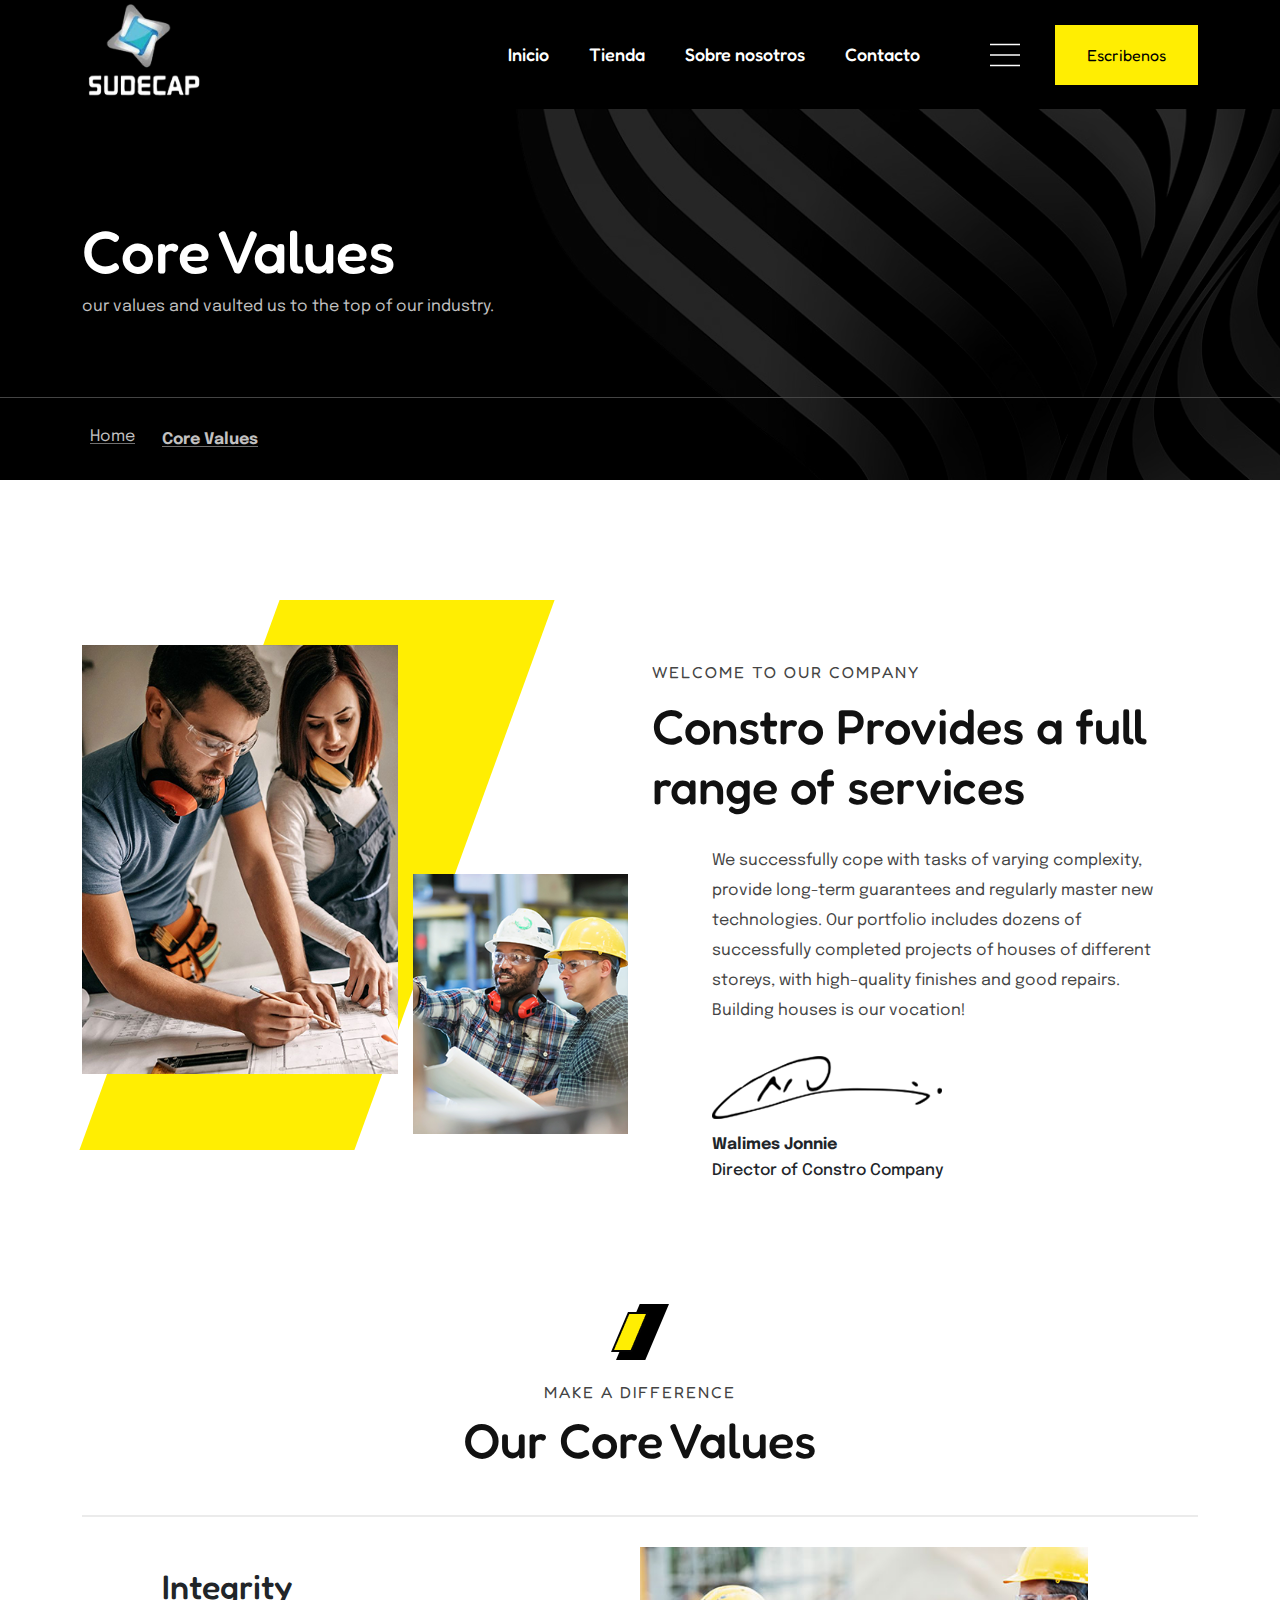
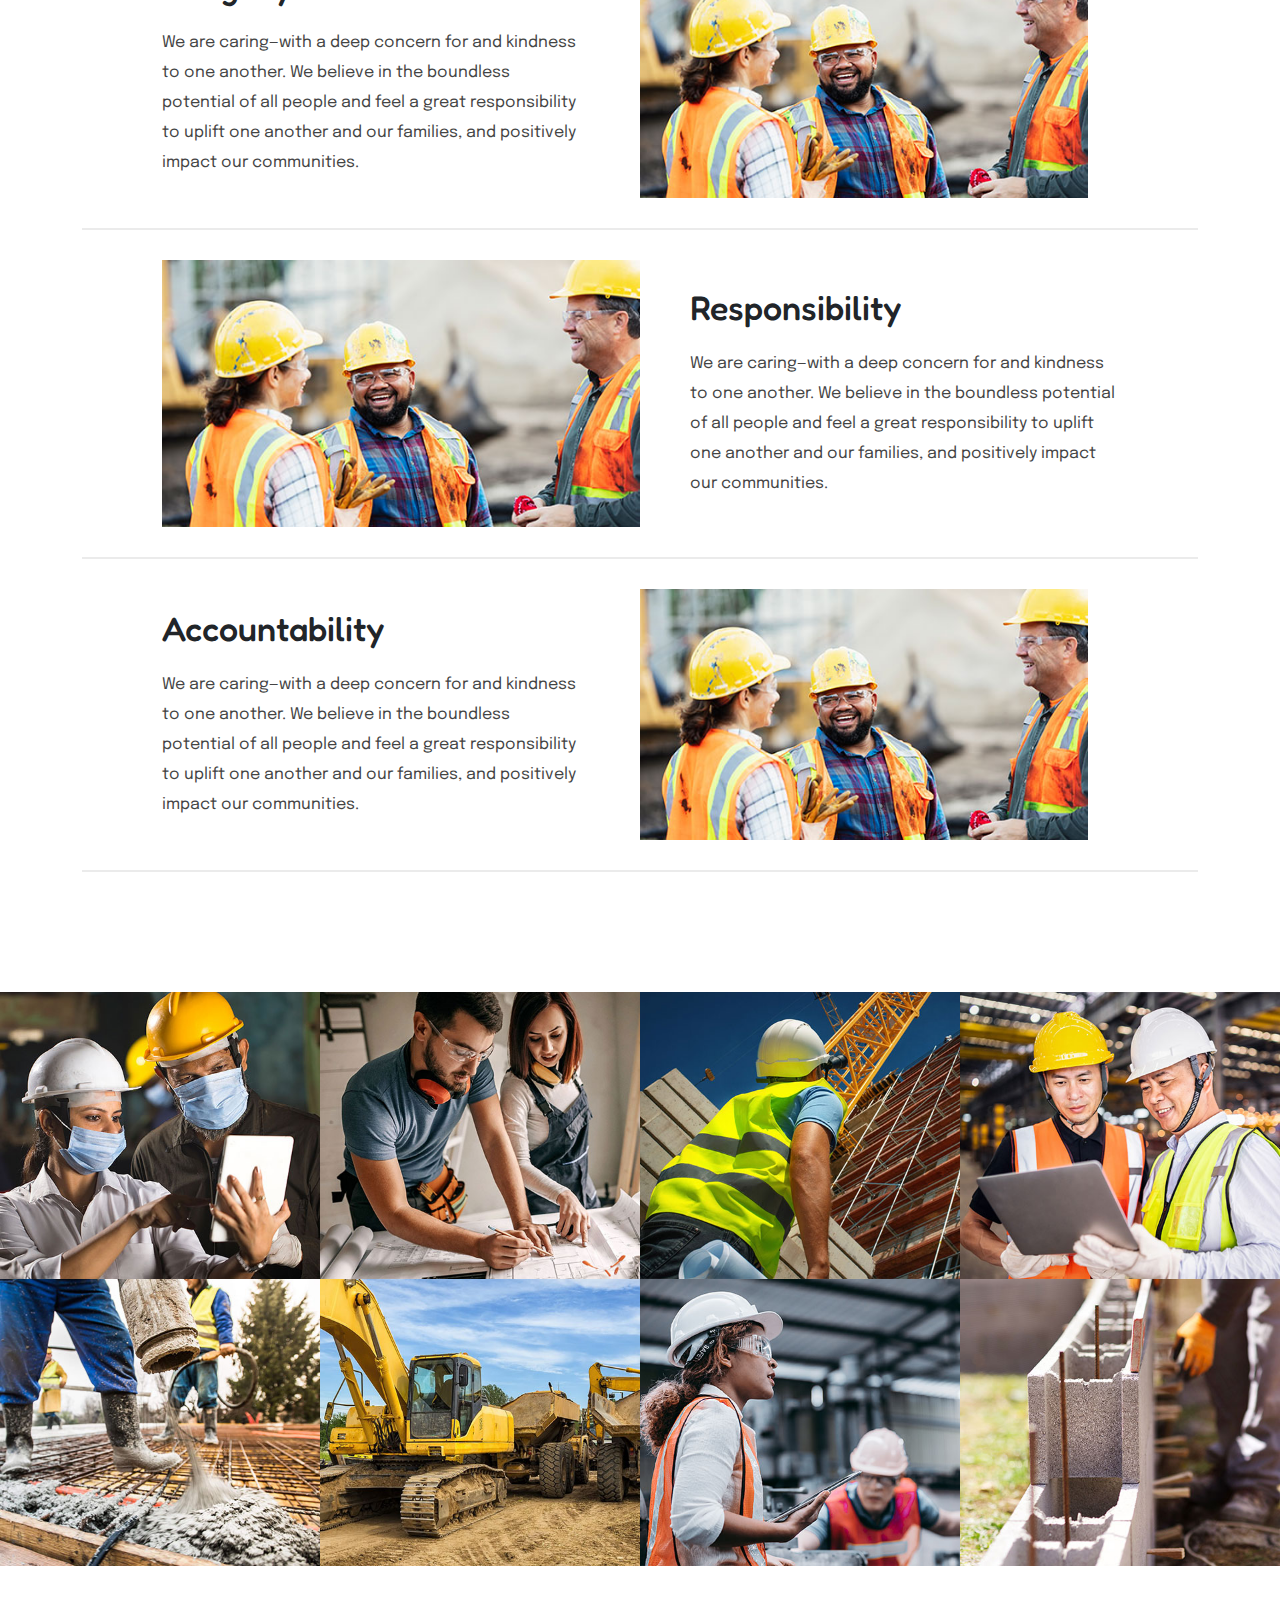
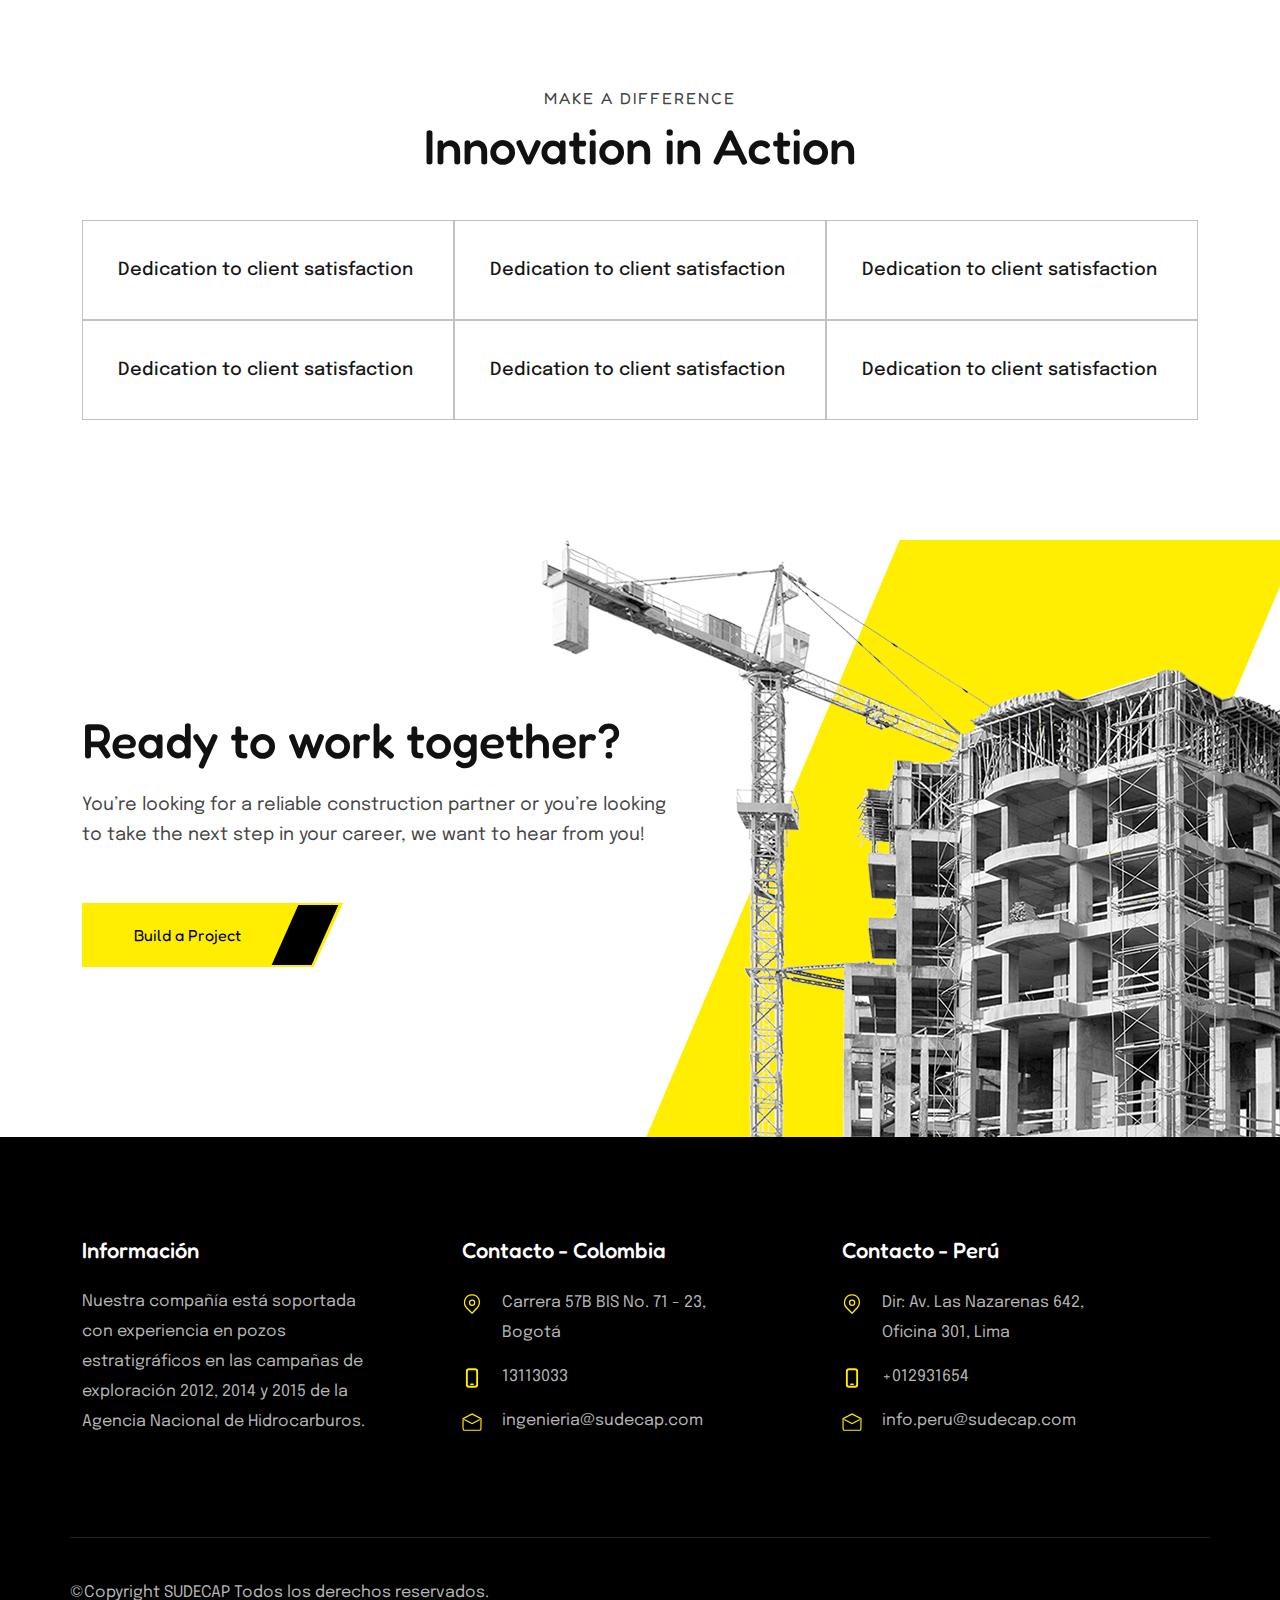
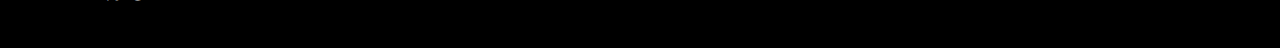
<file: core-values.html>
<!DOCTYPE html>

<html lang="en">


<head>

  <!-- Meta Options -->

  <meta charset="utf-8">

  <meta http-equiv="X-UA-Compatible" content="IE=edge">

  <meta name="viewport" content="width=device-width, initial-scale=1.0" />



  <!-- Title -->

  <title>Core Values</title>



  <!-- Bootstrap -->

  <link rel="stylesheet" type="text/css" href="assets/css/bootstrap.min.css">

  <!-- Favicon -->

  <link rel="icon" type="image/x-icon" href="assets/images/heading-icon.png">

  <!-- Owl Carousal -->

  <link rel="stylesheet" type="text/css" href="assets/css/owl.carousel.min.css">
  <link rel="stylesheet" type="text/css" href="assets/css/owl.theme.default.min.css">

  <!-- Animate on scroll -->

  <link rel="stylesheet" type="text/css" href="assets/css/aos.css">


  <!-- Fancy Box -->

  <link rel="stylesheet" href="assets/css/jquery.fancybox.min.css">

  <!-- Nice Select -->

  <link rel="stylesheet" type="text/css" href="assets/css/nice-select.css">

  <!-- Stylesheet -->

  <link rel="stylesheet" type="text/css" href="assets/css/style.css">


  <!-- Colors -->

  <link rel="stylesheet" type="text/css" href="assets/css/color.css">


  <!-- Responsive -->

  <link rel="stylesheet" type="text/css" href="assets/css/responsive.css">

  <!-- Font Awesome 5 -->

  <script src="assets/js/27a041baf1.js" crossorigin="anonymous"></script>

</head>
 
<body>
    <!-- Loader Start -->
  <div class="preloader"> 
    <figure>
      <img src="assets/images/Builty-Logo-Black-Home.svg" alt="Image"> 
    </figure>
  </div>
  <!-- Loader End -->
  
  <!-- Header Style One Start -->
  <header class="header-style-one" >
    <div class="container">
      <div class="row">
        <div class="desktop-nav" id="stickyHeader">
          <div class="container">
            <div class="row">
              <div class="col-lg-12">
                <div class="d-flex-all justify-content-between">
                  <div class="header-logo">
                    <a href="index.html">
                      <figure>
                        <img src="assets/images/Builty-Logo.svg" alt="logoo">
                      </figure>
                    </a>
                  </div>
                  <div class="nav-bar">
                    <ul>
                      <li class="menu-item-has-children">
                        <a href="javascript:void(0)">Home</a>
                        <ul class="sub-menu">
                          <li><a href="index.html">Home One</a></li>
                          <li><a href="index-2.html">Home Two</a></li>
                          <li><a href="index-3.html">Home Three</a></li>
                        </ul>
                      </li>
                      <li class="menu-item-has-children">
                        <a href="javascript:void(0)">About</a>
                        <ul class="sub-menu">
                          <li><a href="about.html">About Company</a></li>
                          <li><a href="core-values.html">Core Values</a></li>
                          <li><a href="leadership.html">Leadership</a></li>
                          <li><a href="history.html">History</a></li>
                        </ul>
                      </li>
                      <li class="menu-item-has-children"><a href="JavaScript:void(0)">Shop</a>
                        <ul class="sub-menu">
                          <li class="menu-item-has-children">
                            <a href="javascript:void(0)">Our Products</a>
                            <ul class="sub-menu">
                              <li><a href="product-list.html">Product List</a></li>
                              <li><a href="product-grid.html">Product Grid</a></li>
                            </ul>
                          </li>
                          <li><a href="product-detail.html">Product Details</a></li>
                          <li><a href="cart.html">Shop Cart</a></li>
                          <li><a href="checkout.html">Cart Checkout</a></li>
                        </ul>
                      </li>
                      <li class="menu-item-has-children"><a href="JavaScript:void(0)">Pages</a>
                        <ul class="sub-menu">
                          <li class="menu-item-has-children">
                            <a href="javascript:void(0)">Services</a>
                            <ul class="sub-menu">
                              <li><a href="services.html">what we do</a></li>
                              <li><a href="service-detail.html">Service Detail</a></li>
                            </ul>
                          </li>
                          <li class="menu-item-has-children">
                            <a href="javascript:void(0)">Projects</a>
                            <ul class="sub-menu">
                              <li><a href="our-projects-1.html">Our Projects One</a></li>
                              <li><a href="our-projects-2.html">Our Projects Two</a></li>
                              <li><a href="project-detail.html">Project Detail</a></li>
                            </ul>
                          </li>
                          <li class="menu-item-has-children">
                            <a href="javascript:void(0)">Team</a>
                            <ul class="sub-menu">
                              <li><a href="our-team.html">Our Team</a></li>
                              <li><a href="team-detail.html">Team Detail</a></li>
                            </ul>
                          </li>
                          <li><a href="login.html">Login & Register</a></li>
                        </ul>
                      </li>
                      <li class="menu-item-has-children">
                        <a href="javascript:void(0)">News</a>
                        <ul class="sub-menu">
                          <li><a href="our-blog-1.html">Our Blog One</a></li>
                          <li><a href="our-blog-2.html">Our Blog Two</a></li>
                          <li><a href="blog-detail.html">Blog Detail</a></li>
                        </ul>
                      </li>
                      <li>
                        <a href="contact.html">Contact</a>
                      </li>
                    </ul>
                    <div class="extras">
                      <a href="javascript:void(0)" id="mobile-menu" class="menu-start">
                        <svg id="ham-menu" viewBox="0 0 100 100"> <path class="line line1" d="M 20,29.000046 H 80.000231 C 80.000231,29.000046 94.498839,28.817352 94.532987,66.711331 94.543142,77.980673 90.966081,81.670246 85.259173,81.668997 79.552261,81.667751 75.000211,74.999942 75.000211,74.999942 L 25.000021,25.000058" /> <path class="line line2" d="M 20,50 H 80" /> <path class="line line3" d="M 20,70.999954 H 80.000231 C 80.000231,70.999954 94.498839,71.182648 94.532987,33.288669 94.543142,22.019327 90.966081,18.329754 85.259173,18.331003 79.552261,18.332249 75.000211,25.000058 75.000211,25.000058 L 25.000021,74.999942" /> </svg>
                      </a>
                      <a href="javascript:void(0)" id="desktop-menu" class="menu-start">
                        <svg id="ham-menue" viewBox="0 0 100 100"> <path class="line line1" d="M 20,29.000046 H 80.000231 C 80.000231,29.000046 94.498839,28.817352 94.532987,66.711331 94.543142,77.980673 90.966081,81.670246 85.259173,81.668997 79.552261,81.667751 75.000211,74.999942 75.000211,74.999942 L 25.000021,25.000058" /> <path class="line line2" d="M 20,50 H 80" /> <path class="line line3" d="M 20,70.999954 H 80.000231 C 80.000231,70.999954 94.498839,71.182648 94.532987,33.288669 94.543142,22.019327 90.966081,18.329754 85.259173,18.331003 79.552261,18.332249 75.000211,25.000058 75.000211,25.000058 L 25.000021,74.999942" /> </svg>
                      </a>
                      <a href="tel:+02101283492" class="theme-btn">+021 01283492 
                        <i>
                          <svg xmlns="http://www.w3.org/2000/svg" xmlns:xlink="http://www.w3.org/1999/xlink" width="40" height="62" viewBox="0 0 40 62">
                          <defs>
                            <clipPath id="saddasdasdasdasda">
                              <rect width="40" height="62"/>
                            </clipPath>
                          </defs>
                          <g id="Mobisdfle" clip-path="url(#saddasdasdasdasda)">
                            <path id="Path_125" data-name="Path 1" d="M10,6a4,4,0,0,0-4,4V50a4,4,0,0,0,4,4H28a4,4,0,0,0,4-4V10a4,4,0,0,0-4-4H10m0-6H28A10,10,0,0,1,38,10V50A10,10,0,0,1,28,60H10A10,10,0,0,1,0,50V10A10,10,0,0,1,10,0Z" transform="translate(1 1)"/>
                            <path id="Path_4342" data-name="Path 2" d="M2.5,0h7a2.5,2.5,0,0,1,0,5h-7a2.5,2.5,0,0,1,0-5Z" transform="translate(14 48)"/>
                          </g>
                        </svg>
                        </i>
                      </a>
                    </div>
                  </div>
                </div>
              </div>
            </div>
          </div>
        </div>
        <div class="mobile-nav" id="mobile-nav">
          <div class="res-log">
            <a href="index.html">
              <img src="assets/images/Builty-Logo.svg" alt="Responsive Logo">
            </a>
          </div>
          <ul>
            <li class="menu-item-has-children">
              <a href="javascript:void(0)">Home</a>
              <ul class="sub-menu">
                <li><a href="index.html">Home One</a></li>
                <li><a href="index-2.html">Home Two</a></li>
                <li><a href="index-3.html">Home Three</a></li>
              </ul>
            </li>
            <li class="menu-item-has-children">
              <a href="javascript:void(0)">About</a>
              <ul class="sub-menu">
                <li><a href="about.html">About Company</a></li>
                <li><a href="core-values.html">Core Values</a></li>
                <li><a href="leadership.html">Leadership</a></li>
                <li><a href="history.html">History</a></li>
              </ul>
            </li>
            <li class="menu-item-has-children"><a href="JavaScript:void(0)">Shop</a>
              <ul class="sub-menu">
                <li class="menu-item-has-children">
                  <a href="javascript:void(0)">Our Products</a>
                  <ul class="sub-menu">
                    <li><a href="product-list.html">Product List</a></li>
                    <li><a href="product-grid.html">Product Grid</a></li>
                  </ul>
                </li>
                <li><a href="product-detail.html">Product Details</a></li>
                <li><a href="cart.html">Shop Cart</a></li>
                <li><a href="checkout.html">Cart Checkout</a></li>
              </ul>
            </li>
            <li class="menu-item-has-children"><a href="JavaScript:void(0)">Pages</a>
              <ul class="sub-menu">
                <li class="menu-item-has-children">
                  <a href="javascript:void(0)">Services</a>
                  <ul class="sub-menu">
                    <li><a href="services.html">what we do</a></li>
                    <li><a href="service-detail.html">Service Detail</a></li>
                  </ul>
                </li>
                <li class="menu-item-has-children">
                  <a href="javascript:void(0)">Projects</a>
                  <ul class="sub-menu">
                    <li><a href="our-projects-1.html">Our Projects One</a></li>
                    <li><a href="our-projects-2.html">Our Projects Two</a></li>
                    <li><a href="project-detail.html">Project Detail</a></li>
                  </ul>
                </li>
                <li class="menu-item-has-children">
                  <a href="javascript:void(0)">Team</a>
                  <ul class="sub-menu">
                    <li><a href="our-team.html">Our Team</a></li>
                    <li><a href="team-detail.html">Team Detail</a></li>
                  </ul>
                </li>
                <li><a href="login.html">Login & Register</a></li>
              </ul>
            </li>
            <li class="menu-item-has-children">
              <a href="javascript:void(0)">News</a>
              <ul class="sub-menu">
                <li><a href="our-blog-1.html">Our Blog One</a></li>
                <li><a href="our-blog-2.html">Our Blog Two</a></li>
                <li><a href="blog-detail.html">Blog Detail</a></li>
              </ul>
            </li>
            <li>
              <a href="contact.html">Contact</a>
            </li>
          </ul>
          <a href="JavaScript:void(0)" id="res-cross"></a>
        </div>
        <div class="mobile-nav desktop-menu">
          <h2>We Build Building and Great Homes.</h2>
          <p class="des">We successfully cope with tasks of varying complexity, provide long-term guarantees and regularly master new technologies.</p>
          <figure>
            <img src="assets/images/desktop-menu-img.jpg" alt="Desktop Menu Image">
          </figure>
          <h3>Get in touch</h3>
          <p class="num">(+380) 50 318 47 07</p>
          <p class="adrs">65 Allerton Street 901 N Pitt Str, Suite 170, VA 22314, USA</p>
          <div class="social-medias">
              <a href="javascript:void(0)">Facebook</a>
              <a href="javascript:void(0)">Twitter</a>
              <a href="javascript:void(0)">Linkedin</a>
            </div>
        </div>
      </div>
    </div>
  </header>
  <!-- Header Style One End -->

  <!-- Banner Style One Start -->
  <section class="banner-style-one">
    <div class="parallax" style="background-image: url(assets/images/pattren-3.png);"></div>
    <div class="container">
      <div class="row">
        <div class="banner-details">
          <h2>Core Values</h2>
          <p>our values and vaulted us to the top of our industry.</p>
        </div>
      </div>
    </div>
    <div class="breadcrums">
      <div class="container">
        <div class="row">
          <ul>
            <li>
              <a href="index.html">
                <i class="fa-solid fa-house"></i>
                <p>Home</p>
              </a>
            </li>
            <li class="current">
              <p>Core Values</p>
            </li>
          </ul>
        </div>
      </div>
    </div>
  </section>
  <!-- Banner Style One End -->

  <!-- About Style One Start -->
  <section class="gap about-style-one">
    <div class="container">
      <div class="row">
        <div class="col-lg-6">
          <div class="about-data-left">
            <figure>
              <img src="assets/images/about-one.png" alt="About One">
            </figure>
            <figure class="about-image">
              <img src="assets/images/about-two.png" alt="About Two">
            </figure>
          </div>
        </div>
        <div class="col-lg-6">
          <div class="about-data-right">
            <span>Welcome to Our Company</span>
            <h2>Constro Provides a full range of services</h2>
            <div class="about-info">
              <p>
                We successfully cope with tasks of varying complexity, provide long-term guarantees and regularly master new technologies. Our portfolio includes dozens of successfully completed projects of houses of different storeys, with high–quality finishes and good repairs. Building houses is our vocation!
              </p>
              <figure>
                <img src="assets/images/signature.png" alt="Signature">
              </figure>
              <h3>Walimes Jonnie</h3>
              <h4>Director of Constro Company</h4>
            </div>
          </div>
        </div>
      </div>
    </div>
  </section>
  <!-- About Style One End -->

  <!-- Core Values Start -->
  <section class="gap no-top core-values">
    <div class="heading">
      <figure>
        <img src="assets/images/heading-icon.png" alt="Heading Icon">
      </figure>
      <span>MAKE A DIFFERENCE</span>
      <h2>Our Core Values</h2>
    </div>
    <div class="container">
      <div class="row">
        <ul>
          <li>
            <div class="data">
              <h3>Integrity</h3>
              <p>We are caring—with a deep concern for and kindness to one another. We believe in the boundless potential of all people and feel a great responsibility to uplift one another and our families, and positively impact our communities.</p>
            </div>
            <div class="image">
              <figure>
                <img class="w-100" src="assets/images/c-v-img-1.jpg" alt="Core Values Image 1">
              </figure>
            </div>
          </li>
          <li>
            <div class="image">
              <figure>
                <img class="w-100" src="assets/images/c-v-img-1.jpg" alt="Core Values Image 1">
              </figure>
            </div>
            <div class="data">
              <h3>Responsibility</h3>
              <p>We are caring—with a deep concern for and kindness to one another. We believe in the boundless potential of all people and feel a great responsibility to uplift one another and our families, and positively impact our communities.</p>
            </div>
          </li>
          <li>
            <div class="data">
              <h3>Accountability</h3>
              <p>We are caring—with a deep concern for and kindness to one another. We believe in the boundless potential of all people and feel a great responsibility to uplift one another and our families, and positively impact our communities.</p>
            </div>
            <div class="image">
              <figure>
                <img class="w-100" src="assets/images/c-v-img-1.jpg" alt="Core Values Image 1">
              </figure>
            </div>
          </li>
        </ul>
      </div>
    </div>
  </section>
  <!-- Core Values End -->

  <!-- Gallery Style One Start -->
  <div class="gallery-style-one">
    <div class="container-fluid g-0">
      <div class="row g-0">
        <div class="col-lg-3 col-md-6 col-sm-6">
          <figure>
            <a data-fancybox="gallery" href="assets/images/gallery-1.jpg">
              <img class="img-fluid w-100" src="assets/images/gallery-1.jpg" alt="Gallery 1" >
            </a>
          </figure>
        </div>
        <div class="col-lg-3 col-md-6 col-sm-6">
          <figure>
            <a data-fancybox="gallery" href="assets/images/gallery-2.jpg">
              <img class="img-fluid w-100" src="assets/images/gallery-2.jpg" alt="Gallery 2" >
            </a>
          </figure>
        </div>
        <div class="col-lg-3 col-md-6 col-sm-6">
          <figure>
            <a data-fancybox="gallery" href="assets/images/gallery-3.jpg">
              <img class="img-fluid w-100" src="assets/images/gallery-3.jpg" alt="Gallery 3" >
            </a>
          </figure>
        </div>
        <div class="col-lg-3 col-md-6 col-sm-6">
          <figure>
            <a data-fancybox="gallery" href="assets/images/gallery-4.jpg">
              <img class="img-fluid w-100" src="assets/images/gallery-4.jpg" alt="Gallery 4" >
            </a>
          </figure>
        </div>
        <div class="col-lg-3 col-md-6 col-sm-6">
          <figure>
            <a data-fancybox="gallery" href="assets/images/gallery-5.jpg">
              <img class="img-fluid w-100" src="assets/images/gallery-5.jpg" alt="Gallery 5" >
            </a>
          </figure>
        </div>
        <div class="col-lg-3 col-md-6 col-sm-6">
          <figure>
            <a data-fancybox="gallery" href="assets/images/gallery-6.jpg">
              <img class="img-fluid w-100" src="assets/images/gallery-6.jpg" alt="Gallery 6" >
            </a>
          </figure>
        </div>
        <div class="col-lg-3 col-md-6 col-sm-6">
          <figure>
            <a data-fancybox="gallery" href="assets/images/gallery-7.jpg">
              <img class="img-fluid w-100" src="assets/images/gallery-7.jpg" alt="Gallery 7" >
            </a>
          </figure>
        </div>
        <div class="col-lg-3 col-md-6 col-sm-6">
          <figure>
            <a data-fancybox="gallery" href="assets/images/gallery-8.jpg">
              <img class="img-fluid w-100" src="assets/images/gallery-8.jpg" alt="Gallery 8" >
            </a>
          </figure>
        </div>
      </div>
    </div>
  </div>
  <!-- Gallery Style One End -->

  <!-- Innovation Start -->
  <section class="gap innovation">
    <div class="heading">
      <span>MAKE A DIFFERENCE</span>
      <h2>Innovation in Action</h2>
    </div>
    <div class="container">
      <div class="row">
        <ul>
          <li>
            <i class="fa-solid fa-check"></i>
            <p>Dedication to client satisfaction</p>
          </li>
          <li>
            <i class="fa-solid fa-check"></i>
            <p>Dedication to client satisfaction</p>
          </li>
          <li>
            <i class="fa-solid fa-check"></i>
            <p>Dedication to client satisfaction</p>
          </li>
          <li>
            <i class="fa-solid fa-check"></i>
            <p>Dedication to client satisfaction</p>
          </li>
          <li>
            <i class="fa-solid fa-check"></i>
            <p>Dedication to client satisfaction</p>
          </li>
          <li>
            <i class="fa-solid fa-check"></i>
            <p>Dedication to client satisfaction</p>
          </li>
        </ul>
      </div>
    </div>
  </section>
  <!-- Innovation End -->

  <!-- CTA Section Start -->
  <section class="cta-section">
    <div class="container">
      <div class="row align-items-center">
        <div class="col-lg-7">
          <div class="cta-data">
            <h2>Ready to work together?</h2>
            <p>You’re looking for a reliable construction partner or you’re looking to take the next step in your career, we want to hear from you!</p>
            <a href="javascript:void(0)" data-bs-toggle="modal" data-bs-target="#exampleModal1" class="theme-btn">Build a Project  <i class="fa-solid fa-angles-right"></i></a>
          </div>
        </div>
        <div class="col-lg-5">
          <div class="cta-data">
            <figure>
              <img src="assets/images/building-2.png" alt="Building-2 Pic">
            </figure>
          </div>
        </div>
      </div>
    </div>
  </section>
  <!-- CTA Section End -->

  <!-- Footer Style One Start -->
  <footer class="footer-style-one">
    <div class="footer-p-1">
      <div class="container">
        <div class="row">
          <div class="footer-first">
            <div class="footer-logo">
              <a href="index.html">
                <img src="assets/images/Builty-Logo.svg" alt="Footer Logo">
              </a>
            </div>
            <div class="contact-info d-flex-all">
              <div class="images d-flex-all justify-content-start">
                <figure>
                  <img src="assets/images/blog-author-img.jpg" alt="Contact Images">
                </figure>
                <figure>
                  <img src="assets/images/blog-author-img-2.jpg" alt="Contact Images">
                </figure>
              </div>
              <p>Sales representative <span>+1 (251) 344 0 66</span> free call !</p>
            </div>
            <a href="contact.html" class="theme-btn">Get a Consultation <i class="fa-solid fa-angles-right"></i></a>
          </div>
        </div>
      </div>
    </div>
    <div class="footer-p-2">
      <div class="container">
        <div class="row">
          <div class="col-lg-4">
            <div class="footer-col">
              <h3>Information</h3>
              <p>We successfully cope with tasks of varying complexity, provide long-term guarantees and regularly master new technologies.</p>
            </div>
          </div>
          <div class="col-lg-4">
            <div class="footer-col">
              <h3>Contact</h3>
              <ul>
                <li>
                  <svg xmlns="http://www.w3.org/2000/svg" xmlns:xlink="http://www.w3.org/1999/xlink" width="79" height="94" viewBox="0 0 79 94"> <defs> <clipPath id="clip-location_B"> <rect width="79" height="94"/> </clipPath> </defs> <g id="location_B" data-name="location B" clip-path="url(#clip-location_B)"> <path id="Path_121" data-name="Path 1" d="M962.855,575.375a3,3,0,0,1-2.1-.861l-26.263-25.826c-11.03-11.993-13.791-27.653-7.492-42a38.334,38.334,0,0,1,34.959-23.117l1.346.009c15.262,0,27.868,8.452,33.722,22.609,6.152,14.878,3.046,31.554-7.912,42.485-.528.555-24.064,25.75-24.064,25.75a3,3,0,0,1-2.129.951Zm-.9-85.8A31.924,31.924,0,0,0,932.49,509.1c-5.313,12.1-2.954,25.342,6.31,35.419l23.963,23.559c15.027-16.085,20.179-21.585,22.274-23.488l-.164-.165c9.233-9.209,11.825-23.318,6.605-35.944a29.677,29.677,0,0,0-28.177-18.9Z" transform="translate(-922.725 -482.15)"/> <path id="Path_23" data-name="Path 2" d="M15,6a9,9,0,1,0,9,9,9.01,9.01,0,0,0-9-9m0-6A15,15,0,1,1,0,15,15,15,0,0,1,15,0Z" transform="translate(25 26)"/> </g> </svg>
                  <p>901 N Pitt Str., Suite 170, VA 22314, USA</p>
                </li>
                <li>
                  <svg xmlns="http://www.w3.org/2000/svg" xmlns:xlink="http://www.w3.org/1999/xlink" width="40" height="62" viewBox="0 0 40 62"> <defs> <clipPath id="dasdasdasd"> <rect width="40" height="62"/> </clipPath> </defs> <g id="Mobsdfsdfsdfsdfile" clip-path="url(#dasdasdasd)"> <path id="Path_331" data-name="Path 1" d="M10,6a4,4,0,0,0-4,4V50a4,4,0,0,0,4,4H28a4,4,0,0,0,4-4V10a4,4,0,0,0-4-4H10m0-6H28A10,10,0,0,1,38,10V50A10,10,0,0,1,28,60H10A10,10,0,0,1,0,50V10A10,10,0,0,1,10,0Z" transform="translate(1 1)"/> <path id="Path_2" data-name="Path 2" d="M2.5,0h7a2.5,2.5,0,0,1,0,5h-7a2.5,2.5,0,0,1,0-5Z" transform="translate(14 48)"/> </g> </svg>
                  <p>(+380) 50 318 47 07</p>
                </li>
                <li>
                  <svg xmlns="http://www.w3.org/2000/svg" xmlns:xlink="http://www.w3.org/1999/xlink" width="102" height="93" viewBox="0 0 102 93"> <defs> <clipPath id="clip-Email_B"> <rect width="102" height="93"/> </clipPath> </defs> <g id="Email_B" data-name="Email B" clip-path="url(#clip-Email_B)"> <path id="Path_1444" data-name="Path 1" d="M969.85,550.4,927.766,528.2l2.8-5.307,39.229,20.7,37.712-20.677,2.885,5.261Z" transform="translate(-918 -492)"/> <path id="Path_24" data-name="Path 2" d="M969.562,494.385l48.391,25.361,0,1.818c-.023,17.272-.043,42.814-.012,47.124l.012.024v.709c0,5.426-1.516,9.425-4.508,11.885a10.4,10.4,0,0,1-6.575,2.344l-75.5-.016c-3.557.071-5.965-.931-7.717-2.752-2.4-2.5-3.517-6.391-3.317-11.577l.065-1.194c.116-5.315.029-29.954-.067-46.535l-.011-1.842Zm42.386,28.988-42.411-22.227-43.2,22.238c.189,32.939.239,42.8-.143,46.148l.13.005c-.168,4.351.8,6.309,1.645,7.185a3.342,3.342,0,0,0,2.458.984l76.043-.071a4.65,4.65,0,0,0,3.16-.963c1.517-1.248,2.319-3.754,2.319-7.25h.09C1011.893,566.689,1011.9,557.566,1011.947,523.373Z" transform="translate(-918 -492)"/> </g> </svg>
                  <p>username@domain.com</p>
                </li>
              </ul>
            </div>
          </div>
          <div class="col-lg-4">
            <div class="footer-col">
              <h3>Newsletter</h3>
              <p>Signup for our weekly newsletter to get the latest news.</p>
              <form>
                <input type="email" name="email" placeholder="Enter your email.">
                <button>
                  <i class="fa-solid fa-arrow-up-long"></i>
                </button>
              </form>
            </div>
          </div>
        </div>
      </div>
    </div>
    <div class="footer-p-3 rights">
      <div class="container">
        <div class="row">
          <div class="footer-col">
            <p>©Copyright ECONOMIC Todos los derechos reservados.</p>
            <div class="social-medias">
              <a href="javascript:void(0)">Facebook</a>
              <a href="javascript:void(0)">Twitter</a>
              <a href="javascript:void(0)">Linkedin</a>
            </div>
          </div>
        </div>
      </div>
    </div>
  </footer>
  <!-- Footer Style One End -->



  <button id="scrollTop" class="scrollTopStick">
    <i class="fa-solid fa-arrow-up"></i>
  </button>
<div class="modal fade popups est-popup" id="exampleModal1" tabindex="-1" aria-hidden="true">
    <div class="modal-dialog modal-dialog-centered">
      <div class="modal-content">
        <div class="modal-header">
          <button type="button" class="btn-close" data-bs-dismiss="modal" aria-label="Close"></button>
        </div>
        <div class="modal-body">
          <div class="estimated-price popup">
            <div class="est-form">
              <h3>Estimatied Price</h3>
              <p>To get the cost estimation of your house please select from the following:</p>
              <form>
                <div class="row">
                  <div class="form-group col-md-12">
                    <label for="inputState-1">House Area</label>
                    <select id="inputState-1" class="form-control">
                      <option selected>Choose Area</option>
                      <option>...</option>
                    </select>
                  </div>
                </div>
                <div class="row">
                  <div class="form-group col-md-6 space">
                    <label for="inputState-2">Room</label>
                    <select id="inputState-2" class="form-control">
                      <option selected>Select Room</option>
                      <option>...</option>
                    </select>
                  </div>
                  <div class="form-group col-md-6">
                    <label for="inputState-3">Bathroom</label>
                    <div class="gg">
                      <select id="inputState-3" class="form-control">
                        <option selected>Select Bathroom</option>
                        <option>...</option>
                      </select>
                    </div>
                  </div>
                </div>
                <div class="row checkk g-0">
                  <p>Building Materials</p>
                  <div class="form-group col-md-6">
                    <div class="custom-control custom-radio">
                      <input checked type="radio" id="customRadio1" name="customRadio" class="custom-control-input">
                      <label class="custom-control-label" for="customRadio1">A+ Grey Structure</label>
                    </div>
                  </div>
                  <div class="form-group col-md-6">
                    <div class="custom-control custom-radio">
                      <input type="radio" id="customRadio2" name="customRadio" class="custom-control-input">
                      <label class="custom-control-label" for="customRadio2">Premium Finishing</label>
                    </div>
                  </div>
                </div>
                <div class="est-main">
                  <p>A+ House Construction Tentative Amount</p>
                  <div class="est-price">
                    <p>Estimated Price:</p>
                    <span class="price">$ 80000</span>
                  </div>
                </div>
              </form>
           </div>
          </div>
        </div>
      </div>
    </div>
  </div>
  <!-- Jquery -->

  <script src="assets/js/jquery.min.js"></script>

  <!-- Waypoint -->

  <script src="assets/js/jquery.waypoints.min.js"></script>


  <!-- Counter -->

  <script src="assets/js/jquery.counterup.min.js"></script>

  <!-- Bootstrap Js -->

  <script src="assets/js/bootstrap.min.js"></script>

  <!-- Fancybox Js -->

  <script src="assets/js/jquery.fancybox.min.js"></script>

  <!-- Nice Select Js -->

  <script src="assets/js/jquery.nice-select.js"></script>

  <!-- Animate on scroll Js -->

  <script src="assets/js/aos.js"></script>

  <!-- Owl Carousal Js -->

  <script src="assets/js/owl.carousel.min.js"></script>

  <!-- Custom Js -->

  <script src="assets/js/custom.js"></script>
</body>


</html>
</file>
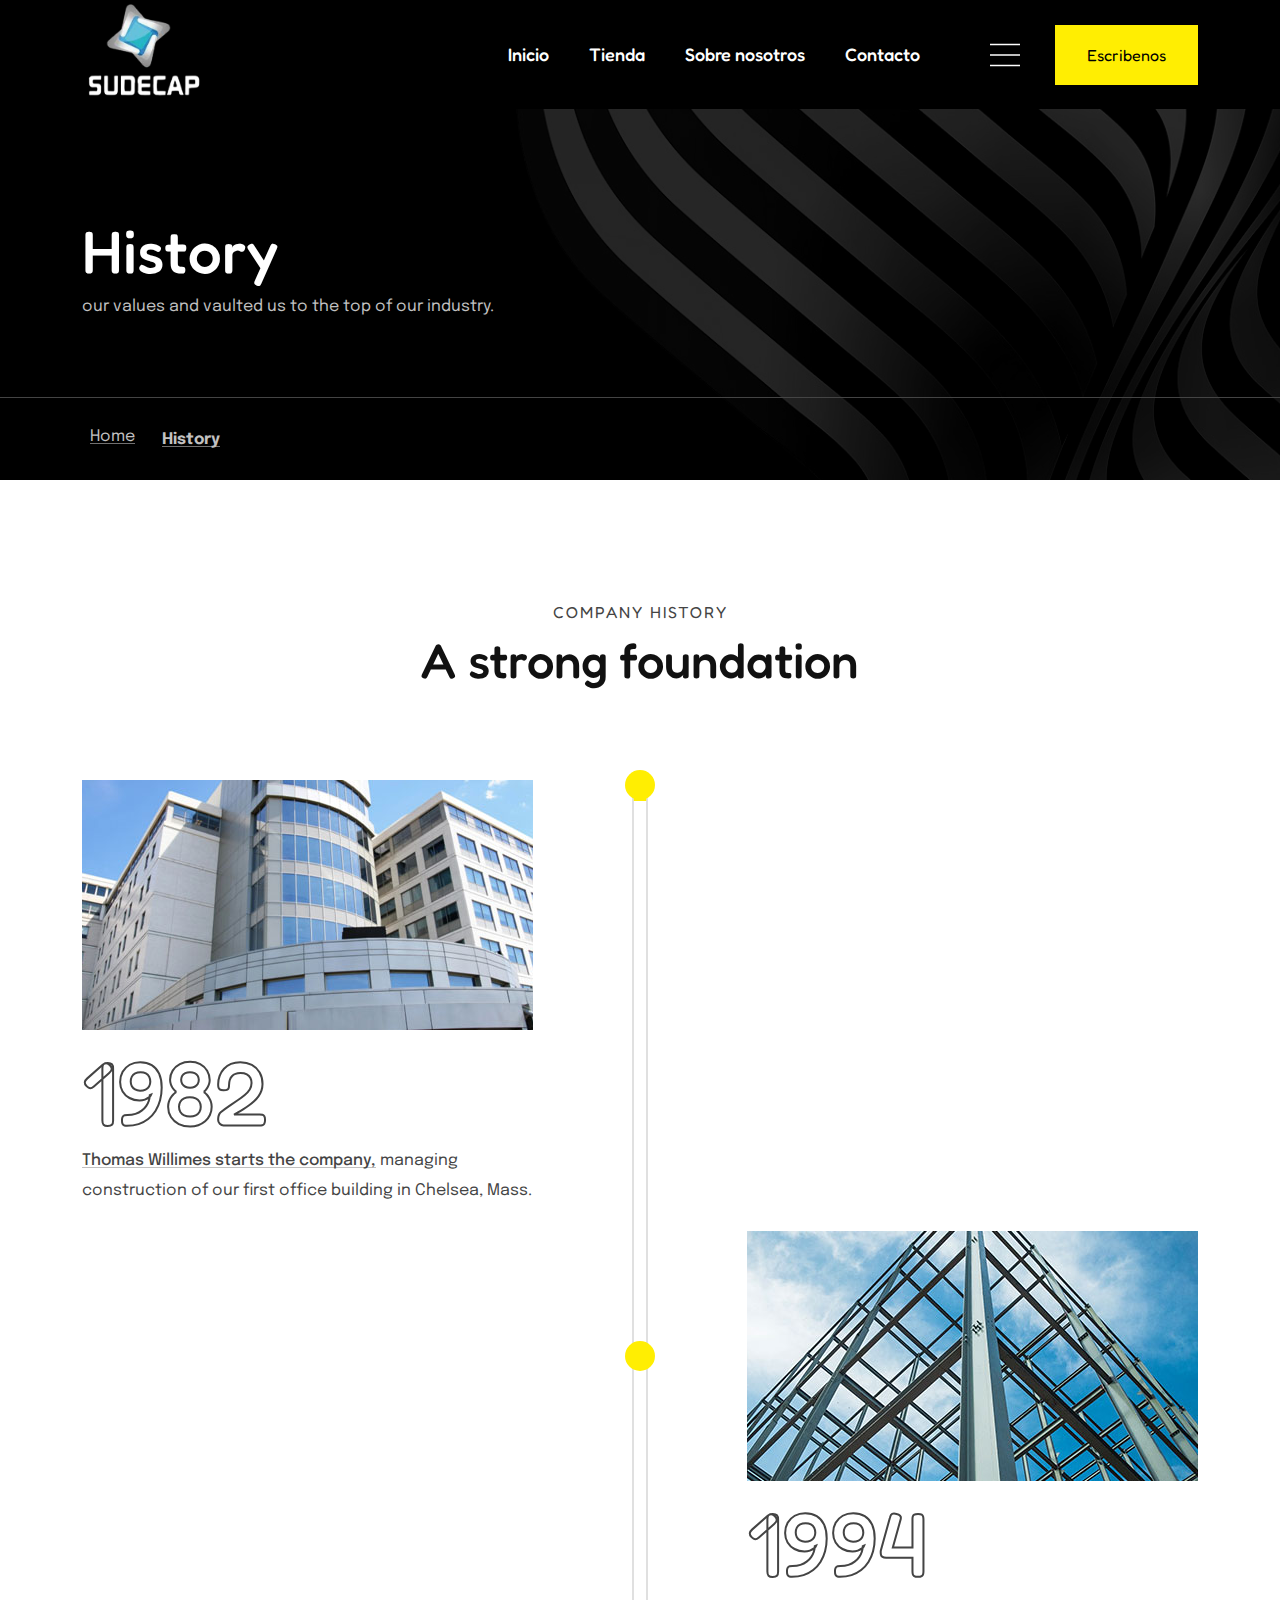
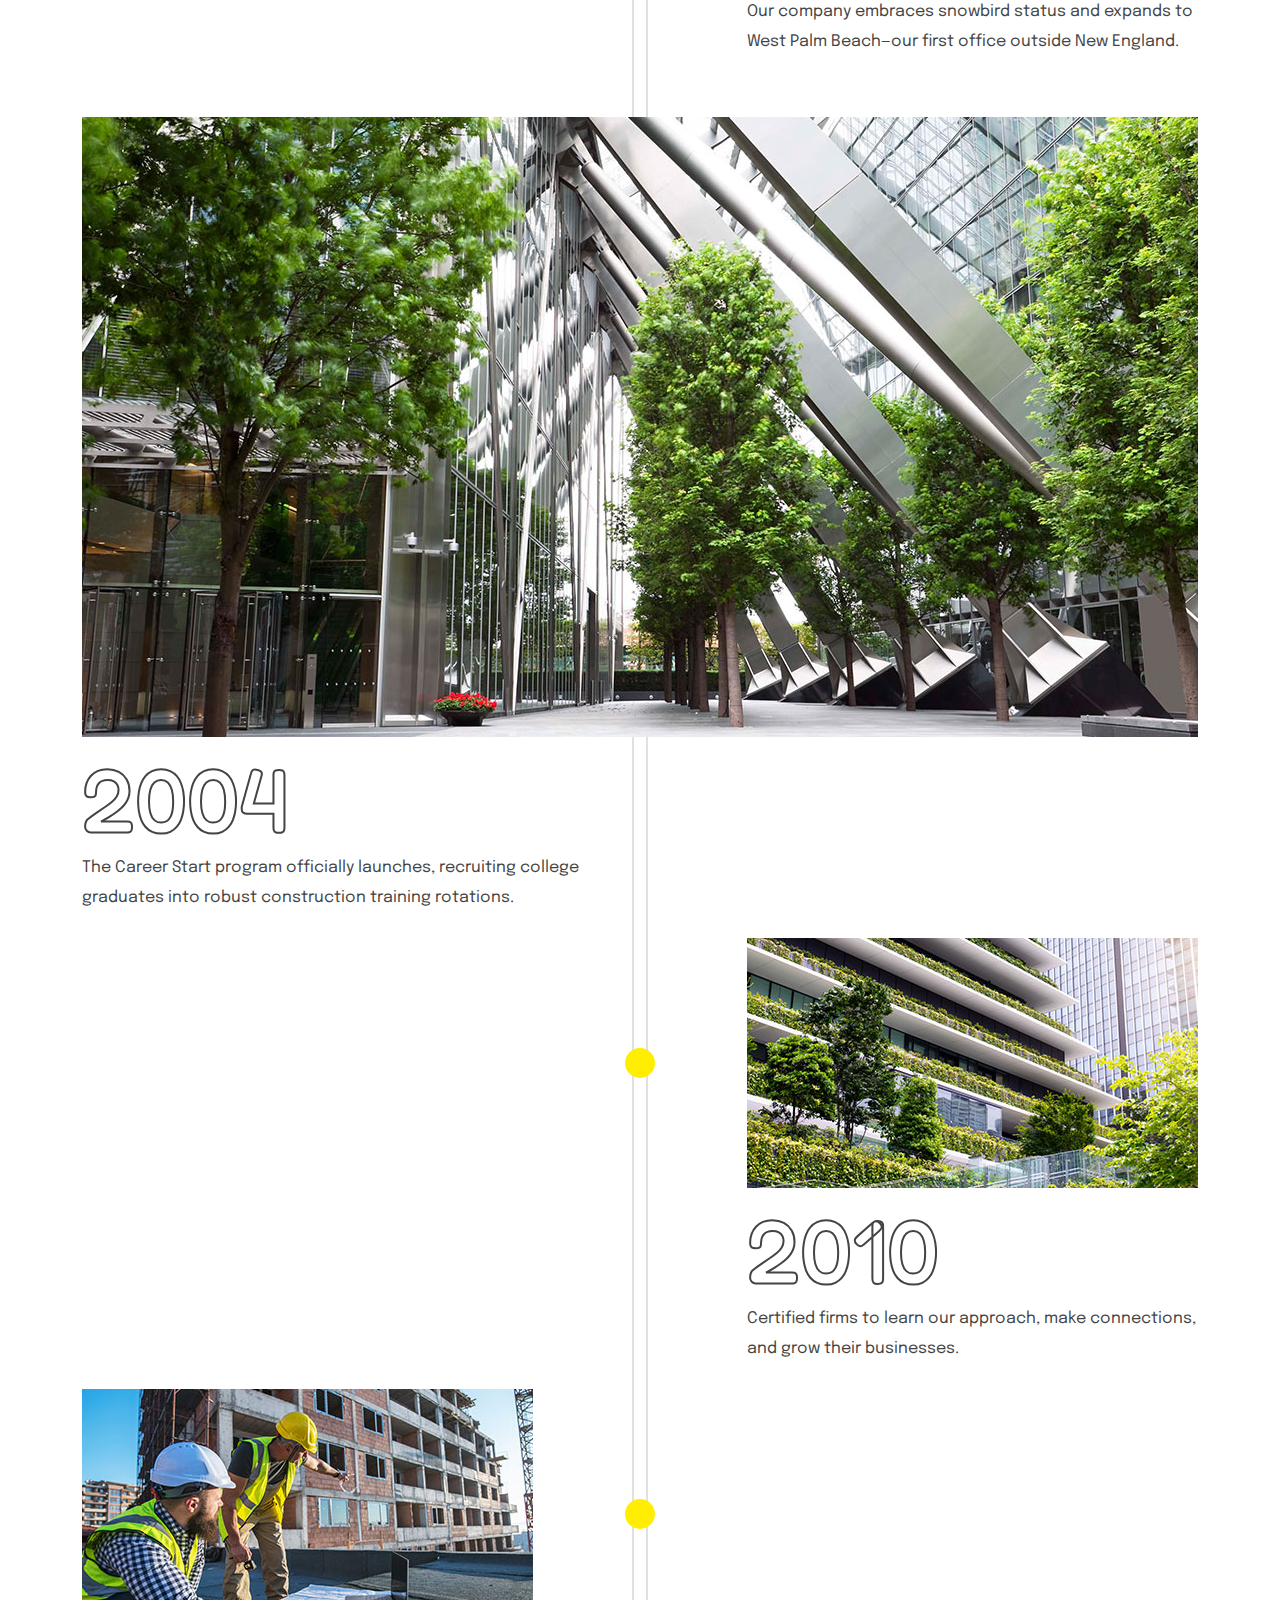
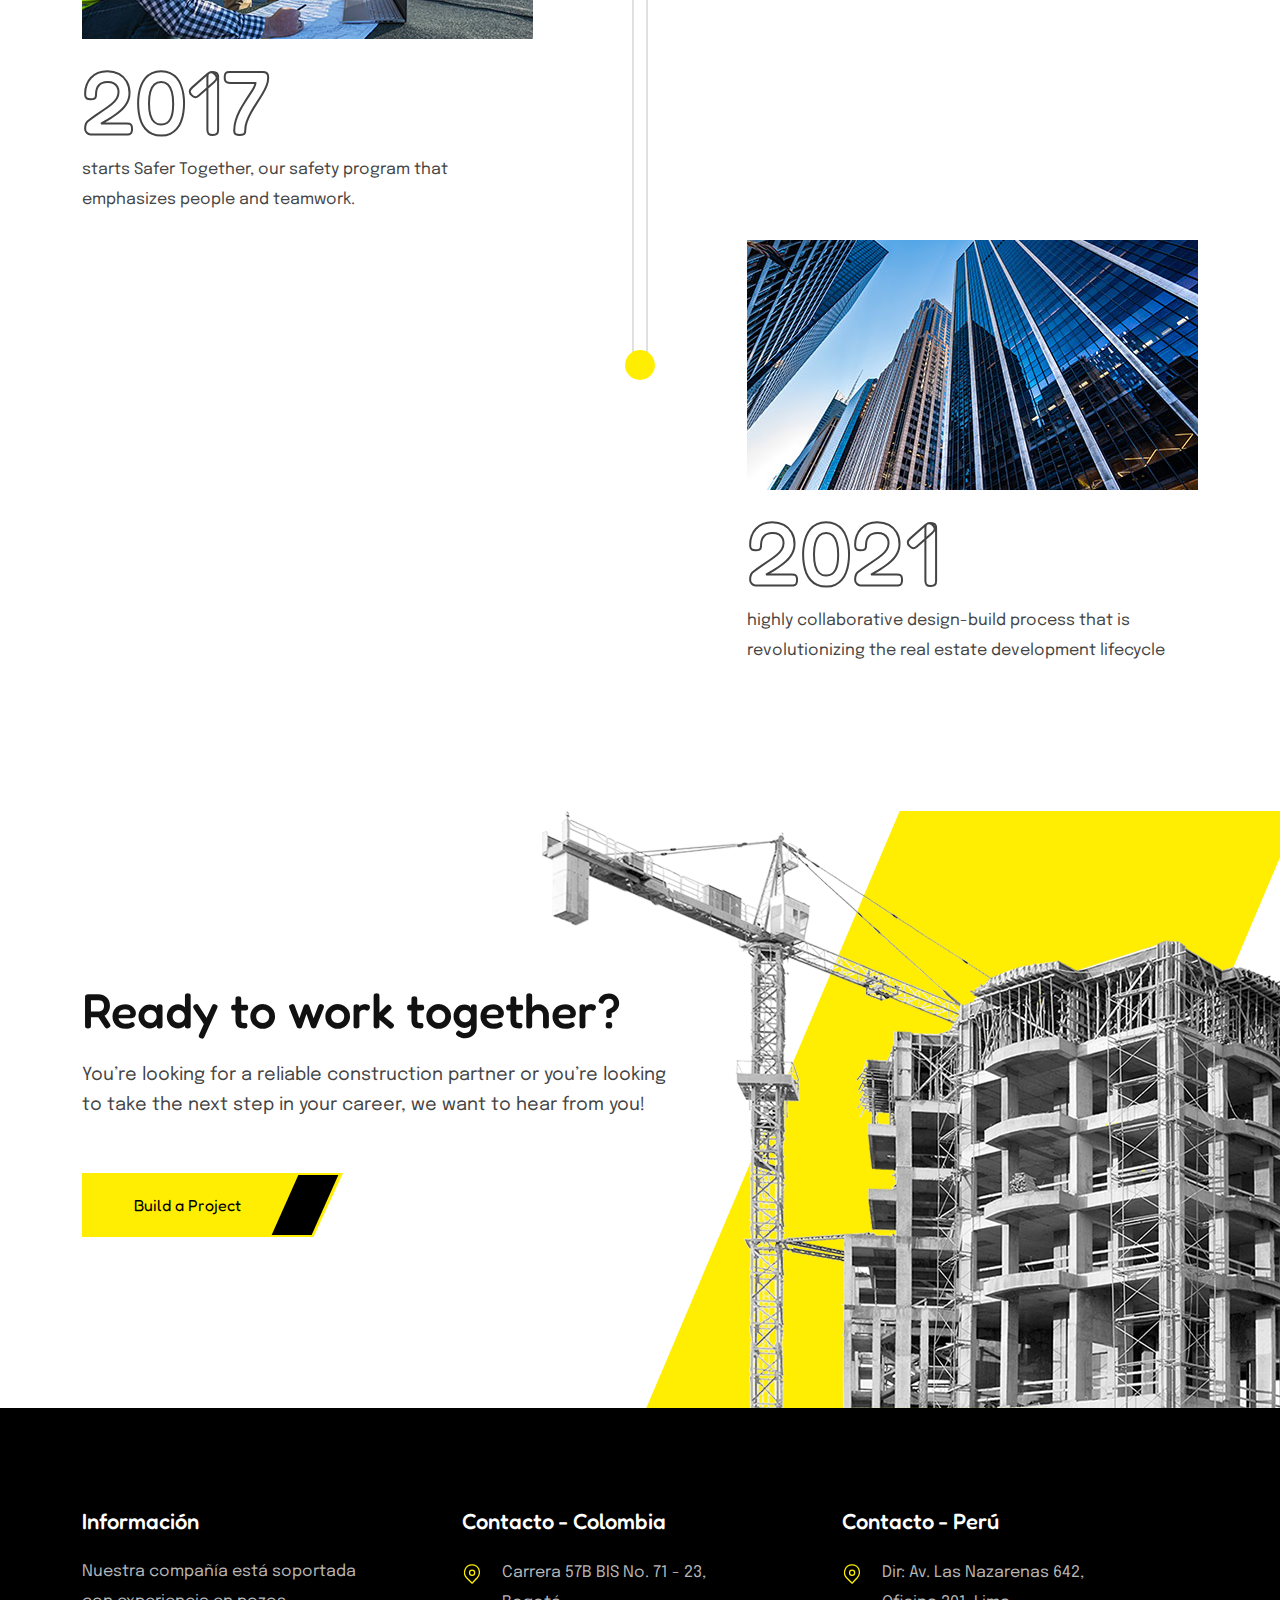
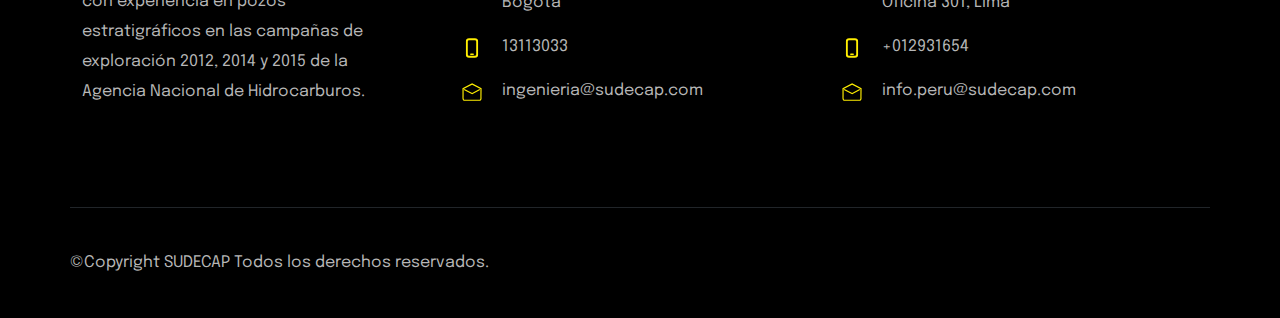
<file: history.html>
<!DOCTYPE html>

<html lang="en">


<head>

  <!-- Meta Options -->

  <meta charset="utf-8">

  <meta http-equiv="X-UA-Compatible" content="IE=edge">

  <meta name="viewport" content="width=device-width, initial-scale=1.0" />



  <!-- Title -->

  <title>History</title>



  <!-- Bootstrap -->

  <link rel="stylesheet" type="text/css" href="assets/css/bootstrap.min.css">

  <!-- Favicon -->

  <link rel="icon" type="image/x-icon" href="assets/images/heading-icon.png">

  <!-- Owl Carousal -->

  <link rel="stylesheet" type="text/css" href="assets/css/owl.carousel.min.css">
  <link rel="stylesheet" type="text/css" href="assets/css/owl.theme.default.min.css">

  <!-- Animate on scroll -->

  <link rel="stylesheet" type="text/css" href="assets/css/aos.css">


  <!-- Fancy Box -->

  <link rel="stylesheet" href="assets/css/jquery.fancybox.min.css">

  <!-- Nice Select -->

  <link rel="stylesheet" type="text/css" href="assets/css/nice-select.css">

  <!-- Stylesheet -->

  <link rel="stylesheet" type="text/css" href="assets/css/style.css">


  <!-- Colors -->

  <link rel="stylesheet" type="text/css" href="assets/css/color.css">


  <!-- Responsive -->

  <link rel="stylesheet" type="text/css" href="assets/css/responsive.css">

  <!-- Font Awesome 5 -->

  <script src="assets/js/27a041baf1.js" crossorigin="anonymous"></script>

</head>
 
<body>
    <!-- Loader Start -->
  <div class="preloader"> 
    <figure>
      <img src="assets/images/Builty-Logo-Black-Home.svg" alt="Image"> 
    </figure>
  </div>
  <!-- Loader End -->

  <!-- Header Style One Start -->
  <header class="header-style-one" >
    <div class="container">
      <div class="row">
        <div class="desktop-nav" id="stickyHeader">
          <div class="container">
            <div class="row">
              <div class="col-lg-12">
                <div class="d-flex-all justify-content-between">
                  <div class="header-logo">
                    <a href="index.html">
                      <figure>
                        <img src="assets/images/Builty-Logo.svg" alt="logoo">
                      </figure>
                    </a>
                  </div>
                  <div class="nav-bar">
                    <ul>
                      <li class="menu-item-has-children">
                        <a href="javascript:void(0)">Home</a>
                        <ul class="sub-menu">
                          <li><a href="index.html">Home One</a></li>
                          <li><a href="index-2.html">Home Two</a></li>
                          <li><a href="index-3.html">Home Three</a></li>
                        </ul>
                      </li>
                      <li class="menu-item-has-children">
                        <a href="javascript:void(0)">About</a>
                        <ul class="sub-menu">
                          <li><a href="about.html">About Company</a></li>
                          <li><a href="core-values.html">Core Values</a></li>
                          <li><a href="leadership.html">Leadership</a></li>
                          <li><a href="history.html">History</a></li>
                        </ul>
                      </li>
                      <li class="menu-item-has-children"><a href="JavaScript:void(0)">Shop</a>
                        <ul class="sub-menu">
                          <li class="menu-item-has-children">
                            <a href="javascript:void(0)">Our Products</a>
                            <ul class="sub-menu">
                              <li><a href="product-list.html">Product List</a></li>
                              <li><a href="product-grid.html">Product Grid</a></li>
                            </ul>
                          </li>
                          <li><a href="product-detail.html">Product Details</a></li>
                          <li><a href="cart.html">Shop Cart</a></li>
                          <li><a href="checkout.html">Cart Checkout</a></li>
                        </ul>
                      </li>
                      <li class="menu-item-has-children"><a href="JavaScript:void(0)">Pages</a>
                        <ul class="sub-menu">
                          <li class="menu-item-has-children">
                            <a href="javascript:void(0)">Services</a>
                            <ul class="sub-menu">
                              <li><a href="services.html">what we do</a></li>
                              <li><a href="service-detail.html">Service Detail</a></li>
                            </ul>
                          </li>
                          <li class="menu-item-has-children">
                            <a href="javascript:void(0)">Projects</a>
                            <ul class="sub-menu">
                              <li><a href="our-projects-1.html">Our Projects One</a></li>
                              <li><a href="our-projects-2.html">Our Projects Two</a></li>
                              <li><a href="project-detail.html">Project Detail</a></li>
                            </ul>
                          </li>
                          <li class="menu-item-has-children">
                            <a href="javascript:void(0)">Team</a>
                            <ul class="sub-menu">
                              <li><a href="our-team.html">Our Team</a></li>
                              <li><a href="team-detail.html">Team Detail</a></li>
                            </ul>
                          </li>
                          <li><a href="login.html">Login & Register</a></li>
                        </ul>
                      </li>
                      <li class="menu-item-has-children">
                        <a href="javascript:void(0)">News</a>
                        <ul class="sub-menu">
                          <li><a href="our-blog-1.html">Our Blog One</a></li>
                          <li><a href="our-blog-2.html">Our Blog Two</a></li>
                          <li><a href="blog-detail.html">Blog Detail</a></li>
                        </ul>
                      </li>
                      <li>
                        <a href="contact.html">Contact</a>
                      </li>
                    </ul>
                    <div class="extras">
                      <a href="javascript:void(0)" id="mobile-menu" class="menu-start">
                        <svg id="ham-menu" viewBox="0 0 100 100"> <path class="line line1" d="M 20,29.000046 H 80.000231 C 80.000231,29.000046 94.498839,28.817352 94.532987,66.711331 94.543142,77.980673 90.966081,81.670246 85.259173,81.668997 79.552261,81.667751 75.000211,74.999942 75.000211,74.999942 L 25.000021,25.000058" /> <path class="line line2" d="M 20,50 H 80" /> <path class="line line3" d="M 20,70.999954 H 80.000231 C 80.000231,70.999954 94.498839,71.182648 94.532987,33.288669 94.543142,22.019327 90.966081,18.329754 85.259173,18.331003 79.552261,18.332249 75.000211,25.000058 75.000211,25.000058 L 25.000021,74.999942" /> </svg>
                      </a>
                      <a href="javascript:void(0)" id="desktop-menu" class="menu-start">
                        <svg id="ham-menue" viewBox="0 0 100 100"> <path class="line line1" d="M 20,29.000046 H 80.000231 C 80.000231,29.000046 94.498839,28.817352 94.532987,66.711331 94.543142,77.980673 90.966081,81.670246 85.259173,81.668997 79.552261,81.667751 75.000211,74.999942 75.000211,74.999942 L 25.000021,25.000058" /> <path class="line line2" d="M 20,50 H 80" /> <path class="line line3" d="M 20,70.999954 H 80.000231 C 80.000231,70.999954 94.498839,71.182648 94.532987,33.288669 94.543142,22.019327 90.966081,18.329754 85.259173,18.331003 79.552261,18.332249 75.000211,25.000058 75.000211,25.000058 L 25.000021,74.999942" /> </svg>
                      </a>
                      <a href="tel:+02101283492" class="theme-btn">+021 01283492 
                        <i>
                          <svg xmlns="http://www.w3.org/2000/svg" xmlns:xlink="http://www.w3.org/1999/xlink" width="40" height="62" viewBox="0 0 40 62">
                          <defs>
                            <clipPath id="saddasdasdasdasda">
                              <rect width="40" height="62"/>
                            </clipPath>
                          </defs>
                          <g id="Mobisdfle" clip-path="url(#saddasdasdasdasda)">
                            <path id="Path_125" data-name="Path 1" d="M10,6a4,4,0,0,0-4,4V50a4,4,0,0,0,4,4H28a4,4,0,0,0,4-4V10a4,4,0,0,0-4-4H10m0-6H28A10,10,0,0,1,38,10V50A10,10,0,0,1,28,60H10A10,10,0,0,1,0,50V10A10,10,0,0,1,10,0Z" transform="translate(1 1)"/>
                            <path id="Path_4342" data-name="Path 2" d="M2.5,0h7a2.5,2.5,0,0,1,0,5h-7a2.5,2.5,0,0,1,0-5Z" transform="translate(14 48)"/>
                          </g>
                        </svg>
                        </i>
                      </a>
                    </div>
                  </div>
                </div>
              </div>
            </div>
          </div>
        </div>
        <div class="mobile-nav" id="mobile-nav">
          <div class="res-log">
            <a href="index.html">
              <img src="assets/images/Builty-Logo.svg" alt="Responsive Logo">
            </a>
          </div>
          <ul>
            <li class="menu-item-has-children">
              <a href="javascript:void(0)">Home</a>
              <ul class="sub-menu">
                <li><a href="index.html">Home One</a></li>
                <li><a href="index-2.html">Home Two</a></li>
                <li><a href="index-3.html">Home Three</a></li>
              </ul>
            </li>
            <li class="menu-item-has-children">
              <a href="javascript:void(0)">About</a>
              <ul class="sub-menu">
                <li><a href="about.html">About Company</a></li>
                <li><a href="core-values.html">Core Values</a></li>
                <li><a href="leadership.html">Leadership</a></li>
                <li><a href="history.html">History</a></li>
              </ul>
            </li>
            <li class="menu-item-has-children"><a href="JavaScript:void(0)">Shop</a>
              <ul class="sub-menu">
                <li class="menu-item-has-children">
                  <a href="javascript:void(0)">Our Products</a>
                  <ul class="sub-menu">
                    <li><a href="product-list.html">Product List</a></li>
                    <li><a href="product-grid.html">Product Grid</a></li>
                  </ul>
                </li>
                <li><a href="product-detail.html">Product Details</a></li>
                <li><a href="cart.html">Shop Cart</a></li>
                <li><a href="checkout.html">Cart Checkout</a></li>
              </ul>
            </li>
            <li class="menu-item-has-children"><a href="JavaScript:void(0)">Pages</a>
              <ul class="sub-menu">
                <li class="menu-item-has-children">
                  <a href="javascript:void(0)">Services</a>
                  <ul class="sub-menu">
                    <li><a href="services.html">what we do</a></li>
                    <li><a href="service-detail.html">Service Detail</a></li>
                  </ul>
                </li>
                <li class="menu-item-has-children">
                  <a href="javascript:void(0)">Projects</a>
                  <ul class="sub-menu">
                    <li><a href="our-projects-1.html">Our Projects One</a></li>
                    <li><a href="our-projects-2.html">Our Projects Two</a></li>
                    <li><a href="project-detail.html">Project Detail</a></li>
                  </ul>
                </li>
                <li class="menu-item-has-children">
                  <a href="javascript:void(0)">Team</a>
                  <ul class="sub-menu">
                    <li><a href="our-team.html">Our Team</a></li>
                    <li><a href="team-detail.html">Team Detail</a></li>
                  </ul>
                </li>
                <li><a href="login.html">Login & Register</a></li>
              </ul>
            </li>
            <li class="menu-item-has-children">
              <a href="javascript:void(0)">News</a>
              <ul class="sub-menu">
                <li><a href="our-blog-1.html">Our Blog One</a></li>
                <li><a href="our-blog-2.html">Our Blog Two</a></li>
                <li><a href="blog-detail.html">Blog Detail</a></li>
              </ul>
            </li>
            <li>
              <a href="contact.html">Contact</a>
            </li>
          </ul>
          <a href="JavaScript:void(0)" id="res-cross"></a>
        </div>
        <div class="mobile-nav desktop-menu">
          <h2>We Build Building and Great Homes.</h2>
          <p class="des">We successfully cope with tasks of varying complexity, provide long-term guarantees and regularly master new technologies.</p>
          <figure>
            <img src="assets/images/desktop-menu-img.jpg" alt="Desktop Menu Image">
          </figure>
          <h3>Get in touch</h3>
          <p class="num">(+380) 50 318 47 07</p>
          <p class="adrs">65 Allerton Street 901 N Pitt Str, Suite 170, VA 22314, USA</p>
          <div class="social-medias">
              <a href="javascript:void(0)">Facebook</a>
              <a href="javascript:void(0)">Twitter</a>
              <a href="javascript:void(0)">Linkedin</a>
            </div>
        </div>
      </div>
    </div>
  </header>
  <!-- Header Style One End -->

  <!-- Banner Style One Start -->
  <section class="banner-style-one">
    <div class="parallax" style="background-image: url(assets/images/pattren-3.png);"></div>
    <div class="container">
      <div class="row">
        <div class="banner-details">
          <h2>History</h2>
          <p>our values and vaulted us to the top of our industry.</p>
        </div>
      </div>
    </div>
    <div class="breadcrums">
      <div class="container">
        <div class="row">
          <ul>
            <li>
              <a href="index.html">
                <i class="fa-solid fa-house"></i>
                <p>Home</p>
              </a>
            </li>
            <li class="current">
              <p>History</p>
            </li>
          </ul>
        </div>
      </div>
    </div>
  </section>
  <!-- Banner Style One End -->

  <!-- History Start -->
  <section class="gap history detail-page">
    <div class="heading">
      <span>COMPANY History</span>
      <h2>A strong foundation</h2>
    </div>
    <div class="container spacee">
      <div class="timeline" id="timeline">
        <div class="fill" style="height: 20px;">
          
        </div>
      </div>
      <div class="row left first">
        <div class="col-lg-5">
          <div class="h-box">
            <figure>
              <img src="assets/images/history-img-1.jpg" alt="History Image One">
            </figure>
            <h2>1982</h2>
            <p><span>Thomas Willimes starts the company,</span> managing construction of our first office building in Chelsea, Mass.</p>
          </div>
        </div>
      </div>
      <div class="row right">
        <div class="col-lg-5 offset-lg-7">
          <div class="h-box">
            <figure>
              <img src="assets/images/history-img-2.jpg" alt="History Image Two">
            </figure>
            <h2>1994</h2>
            <p>Our company embraces snowbird status and expands to West Palm Beach—our first office outside New England.</p>
          </div>
        </div>
      </div>
      <div class="row full">
        <div class="col-lg-12">
          <div class="h-box">
            <figure>
              <img src="assets/images/history-img-6.jpg" alt="History Image Six">
            </figure>
            <h2>2004</h2>
            <p>The Career Start program officially launches, recruiting college graduates into robust construction training rotations.</p>
          </div>
        </div>
      </div>
      <div class="row right">
        <div class="col-lg-5 offset-lg-7">
          <div class="h-box">
            <figure>
              <img src="assets/images/history-img-3.jpg" alt="History Image Three">
            </figure>
            <h2>2010</h2>
            <p>Certified firms to learn our approach, make connections, and grow their businesses.</p>
          </div>
        </div>
      </div>
      <div class="row left">
        <div class="col-lg-5">
          <div class="h-box">
            <figure>
              <img src="assets/images/history-img-4.jpg" alt="History Image Four">
            </figure>
            <h2>2017</h2>
            <p>starts Safer Together, our safety program that emphasizes people and teamwork.</p>
          </div>
        </div>
      </div>
      <div class="row right">
        <div class="col-lg-5 offset-lg-7">
          <div class="h-box">
            <figure>
              <img src="assets/images/history-img-5.jpg" alt="History Image Five">
            </figure>
            <h2>2021</h2>
            <p>highly collaborative design-build process that is revolutionizing the real estate development lifecycle</p>
          </div>
        </div>
      </div>
    </div>
  </section>
  <!-- History End -->

  <!-- CTA Section Start -->
  <section class="cta-section">
    <div class="container">
      <div class="row align-items-center">
        <div class="col-lg-7" >
          <div class="cta-data">
            <h2>Ready to work together?</h2>
            <p>You’re looking for a reliable construction partner or you’re looking to take the next step in your career, we want to hear from you!</p>
            <a href="our-projects-2.html" class="theme-btn">Build a Project  <i class="fa-solid fa-angles-right"></i></a>
          </div>
        </div>
        <div class="col-lg-5" >
          <div class="cta-data">
            <figure>
              <img src="assets/images/building-2.png" alt="Building-2 Pic">
            </figure>
          </div>
        </div>
      </div>
    </div>
  </section>
  <!-- CTA Section End -->

  <!-- Footer Style One Start -->
  <footer class="footer-style-one">
    <div class="footer-p-1">
      <div class="container">
        <div class="row">
          <div class="footer-first">
            <div class="footer-logo">
              <a href="index.html">
                <img src="assets/images/Builty-Logo.svg" alt="Footer Logo">
              </a>
            </div>
            <div class="contact-info d-flex-all">
              <div class="images d-flex-all justify-content-start">
                <figure>
                  <img src="assets/images/blog-author-img.jpg" alt="Contact Images">
                </figure>
                <figure>
                  <img src="assets/images/blog-author-img-2.jpg" alt="Contact Images">
                </figure>
              </div>
              <p>Sales representative <span>+1 (251) 344 0 66</span> free call !</p>
            </div>
            <a href="contact.html" class="theme-btn">Get a Consultation <i class="fa-solid fa-angles-right"></i></a>
          </div>
        </div>
      </div>
    </div>
    <div class="footer-p-2">
      <div class="container">
        <div class="row">
          <div class="col-lg-4">
            <div class="footer-col">
              <h3>Information</h3>
              <p>We successfully cope with tasks of varying complexity, provide long-term guarantees and regularly master new technologies.</p>
            </div>
          </div>
          <div class="col-lg-4">
            <div class="footer-col">
              <h3>Contact</h3>
              <ul>
                <li>
                  <svg xmlns="http://www.w3.org/2000/svg" xmlns:xlink="http://www.w3.org/1999/xlink" width="79" height="94" viewBox="0 0 79 94"> <defs> <clipPath id="clip-location_B"> <rect width="79" height="94"/> </clipPath> </defs> <g id="location_B" data-name="location B" clip-path="url(#clip-location_B)"> <path id="Path_121" data-name="Path 1" d="M962.855,575.375a3,3,0,0,1-2.1-.861l-26.263-25.826c-11.03-11.993-13.791-27.653-7.492-42a38.334,38.334,0,0,1,34.959-23.117l1.346.009c15.262,0,27.868,8.452,33.722,22.609,6.152,14.878,3.046,31.554-7.912,42.485-.528.555-24.064,25.75-24.064,25.75a3,3,0,0,1-2.129.951Zm-.9-85.8A31.924,31.924,0,0,0,932.49,509.1c-5.313,12.1-2.954,25.342,6.31,35.419l23.963,23.559c15.027-16.085,20.179-21.585,22.274-23.488l-.164-.165c9.233-9.209,11.825-23.318,6.605-35.944a29.677,29.677,0,0,0-28.177-18.9Z" transform="translate(-922.725 -482.15)"/> <path id="Path_23" data-name="Path 2" d="M15,6a9,9,0,1,0,9,9,9.01,9.01,0,0,0-9-9m0-6A15,15,0,1,1,0,15,15,15,0,0,1,15,0Z" transform="translate(25 26)"/> </g> </svg>
                  <p>901 N Pitt Str., Suite 170, VA 22314, USA</p>
                </li>
                <li>
                  <svg xmlns="http://www.w3.org/2000/svg" xmlns:xlink="http://www.w3.org/1999/xlink" width="40" height="62" viewBox="0 0 40 62"> <defs> <clipPath id="dasdasdasd"> <rect width="40" height="62"/> </clipPath> </defs> <g id="Mobsdfsdfsdfsdfile" clip-path="url(#dasdasdasd)"> <path id="Path_331" data-name="Path 1" d="M10,6a4,4,0,0,0-4,4V50a4,4,0,0,0,4,4H28a4,4,0,0,0,4-4V10a4,4,0,0,0-4-4H10m0-6H28A10,10,0,0,1,38,10V50A10,10,0,0,1,28,60H10A10,10,0,0,1,0,50V10A10,10,0,0,1,10,0Z" transform="translate(1 1)"/> <path id="Path_2" data-name="Path 2" d="M2.5,0h7a2.5,2.5,0,0,1,0,5h-7a2.5,2.5,0,0,1,0-5Z" transform="translate(14 48)"/> </g> </svg>
                  <p>(+380) 50 318 47 07</p>
                </li>
                <li>
                  <svg xmlns="http://www.w3.org/2000/svg" xmlns:xlink="http://www.w3.org/1999/xlink" width="102" height="93" viewBox="0 0 102 93"> <defs> <clipPath id="clip-Email_B"> <rect width="102" height="93"/> </clipPath> </defs> <g id="Email_B" data-name="Email B" clip-path="url(#clip-Email_B)"> <path id="Path_1444" data-name="Path 1" d="M969.85,550.4,927.766,528.2l2.8-5.307,39.229,20.7,37.712-20.677,2.885,5.261Z" transform="translate(-918 -492)"/> <path id="Path_24" data-name="Path 2" d="M969.562,494.385l48.391,25.361,0,1.818c-.023,17.272-.043,42.814-.012,47.124l.012.024v.709c0,5.426-1.516,9.425-4.508,11.885a10.4,10.4,0,0,1-6.575,2.344l-75.5-.016c-3.557.071-5.965-.931-7.717-2.752-2.4-2.5-3.517-6.391-3.317-11.577l.065-1.194c.116-5.315.029-29.954-.067-46.535l-.011-1.842Zm42.386,28.988-42.411-22.227-43.2,22.238c.189,32.939.239,42.8-.143,46.148l.13.005c-.168,4.351.8,6.309,1.645,7.185a3.342,3.342,0,0,0,2.458.984l76.043-.071a4.65,4.65,0,0,0,3.16-.963c1.517-1.248,2.319-3.754,2.319-7.25h.09C1011.893,566.689,1011.9,557.566,1011.947,523.373Z" transform="translate(-918 -492)"/> </g> </svg>
                  <p>username@domain.com</p>
                </li>
              </ul>
            </div>
          </div>
          <div class="col-lg-4">
            <div class="footer-col">
              <h3>Newsletter</h3>
              <p>Signup for our weekly newsletter to get the latest news.</p>
              <form>
                <input type="email" name="email" placeholder="Enter your email.">
                <button>
                  <i class="fa-solid fa-arrow-up-long"></i>
                </button>
              </form>
            </div>
          </div>
        </div>
      </div>
    </div>
    <div class="footer-p-3 rights">
      <div class="container">
        <div class="row">
          <div class="footer-col">
            <p>©Copyright ECONOMIC Todos los derechos reservados.</p>
            <div class="social-medias">
              <a href="javascript:void(0)">Facebook</a>
              <a href="javascript:void(0)">Twitter</a>
              <a href="javascript:void(0)">Linkedin</a>
            </div>
          </div>
        </div>
      </div>
    </div>
  </footer>
  <!-- Footer Style One End -->



  <button id="scrollTop" class="scrollTopStick">
    <i class="fa-solid fa-arrow-up"></i>
  </button>

  <!-- Jquery -->

  <script src="assets/js/jquery.min.js"></script>

  <!-- Waypoint -->

  <script src="assets/js/jquery.waypoints.min.js"></script>

  <!-- Counter -->

  <script src="assets/js/jquery.counterup.min.js"></script>

  <!-- Bootstrap Js -->

  <script src="assets/js/bootstrap.min.js"></script>

  <!-- Fancybox Js -->

  <script src="assets/js/jquery.fancybox.min.js"></script>

  <!-- Nice Select Js -->

  <script src="assets/js/jquery.nice-select.js"></script>

  <!-- Animate on scroll Js -->

  <script src="assets/js/aos.js"></script>

  <!-- Owl Carousal Js -->

  <script src="assets/js/owl.carousel.min.js"></script>

  <!-- Custom Js -->

  <script src="assets/js/custom.js"></script>
</body>


</html>
</file>
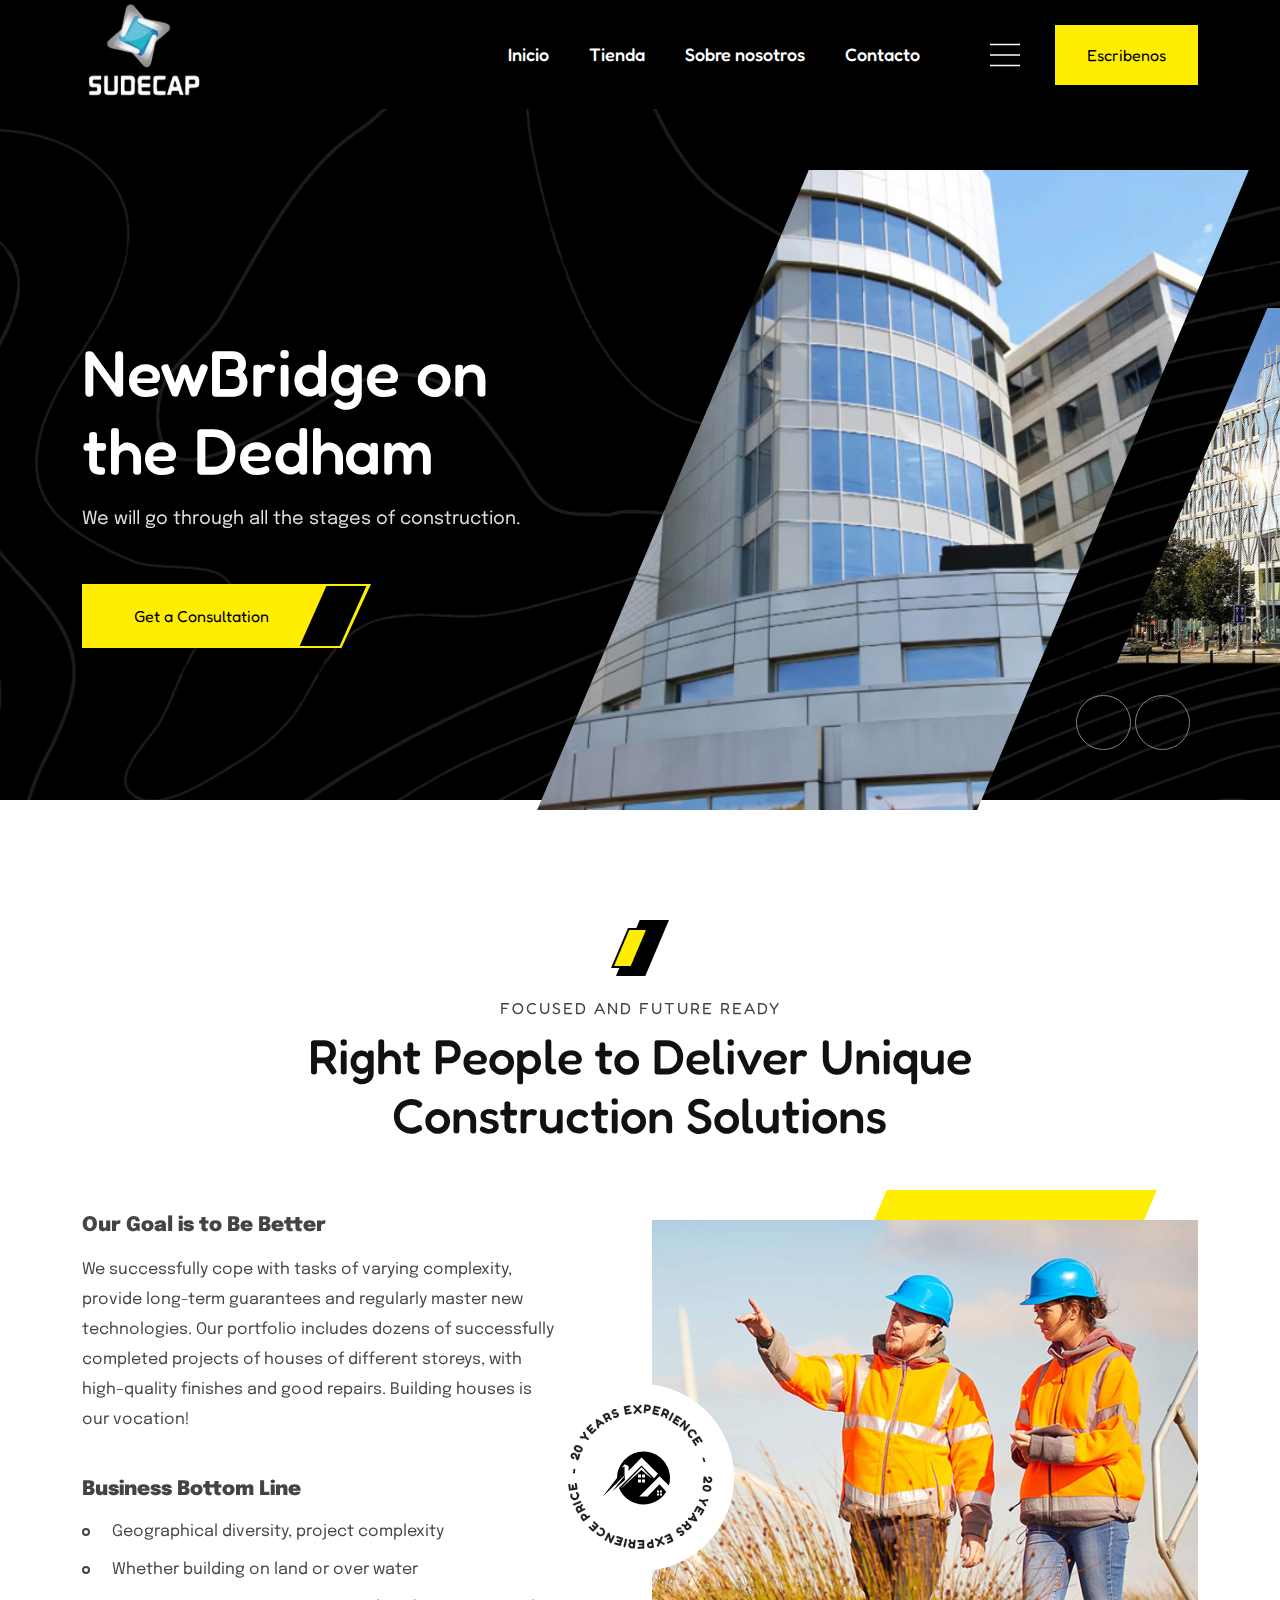
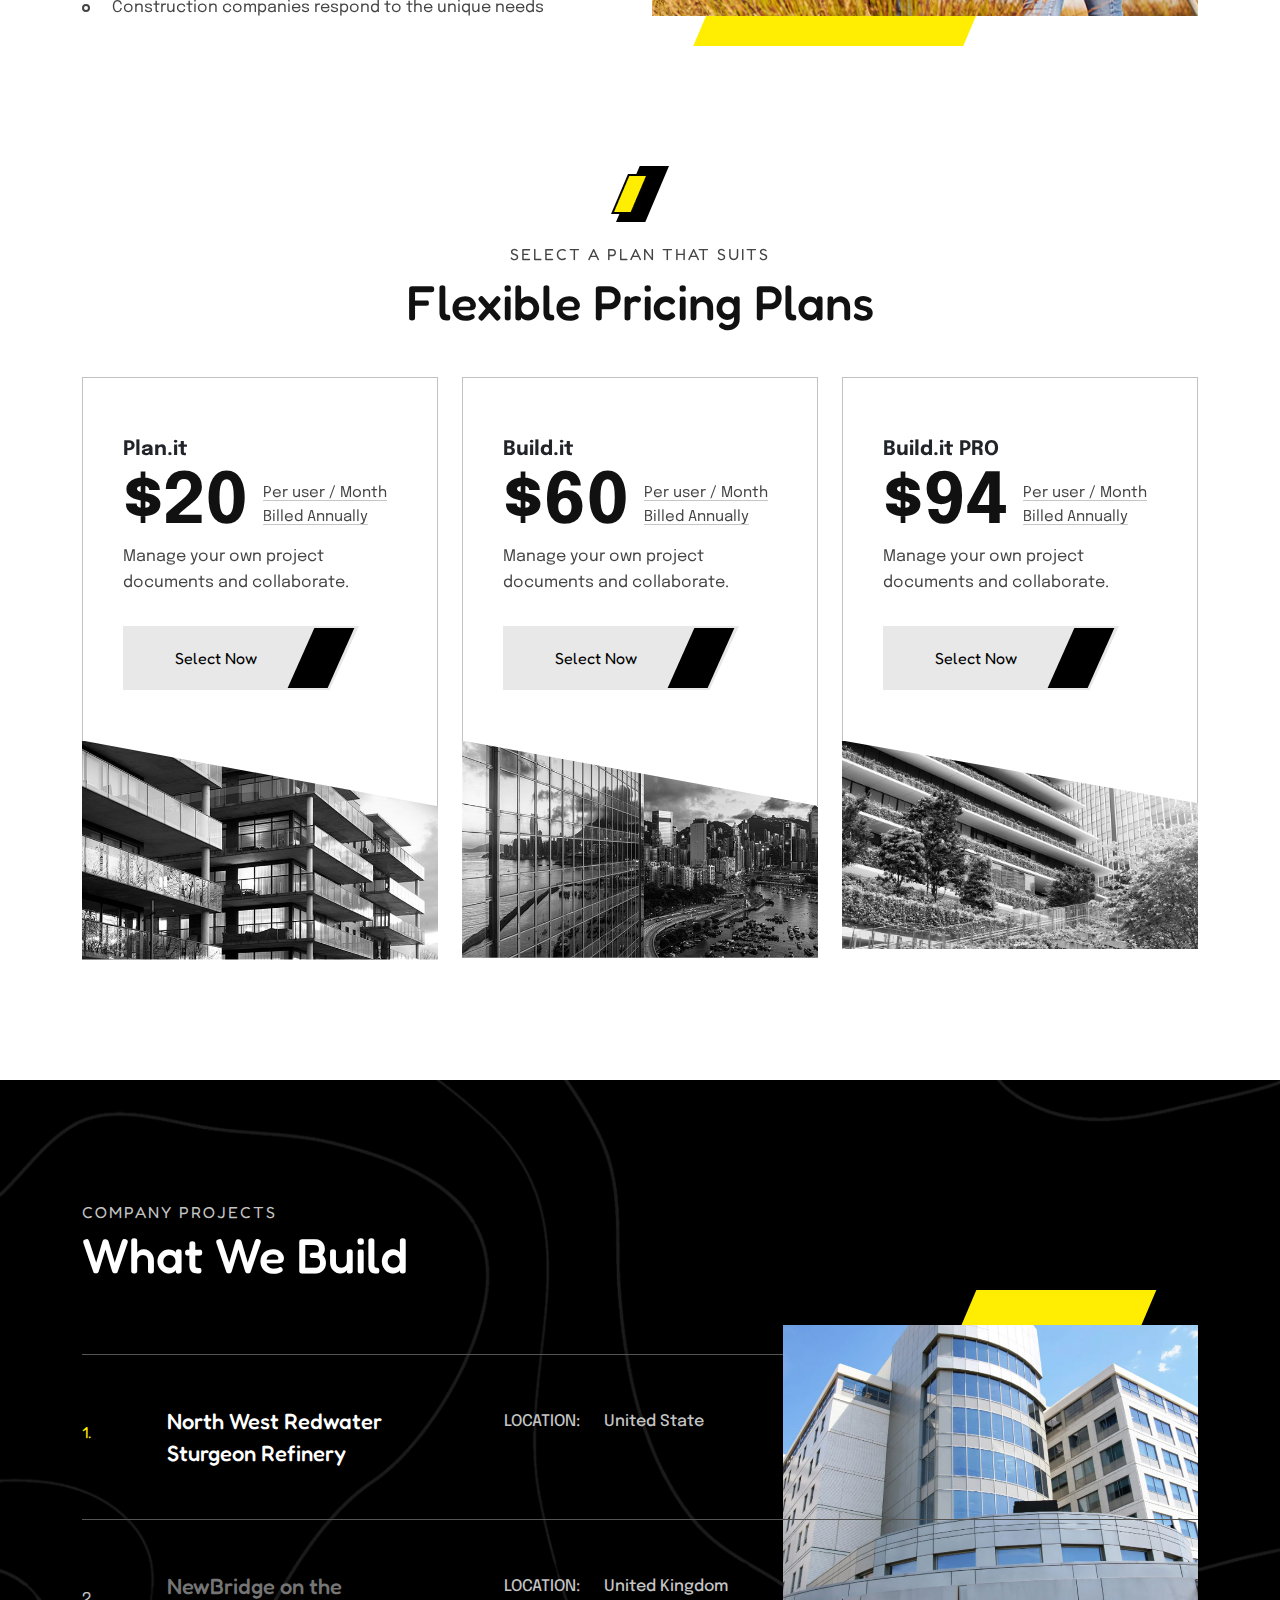
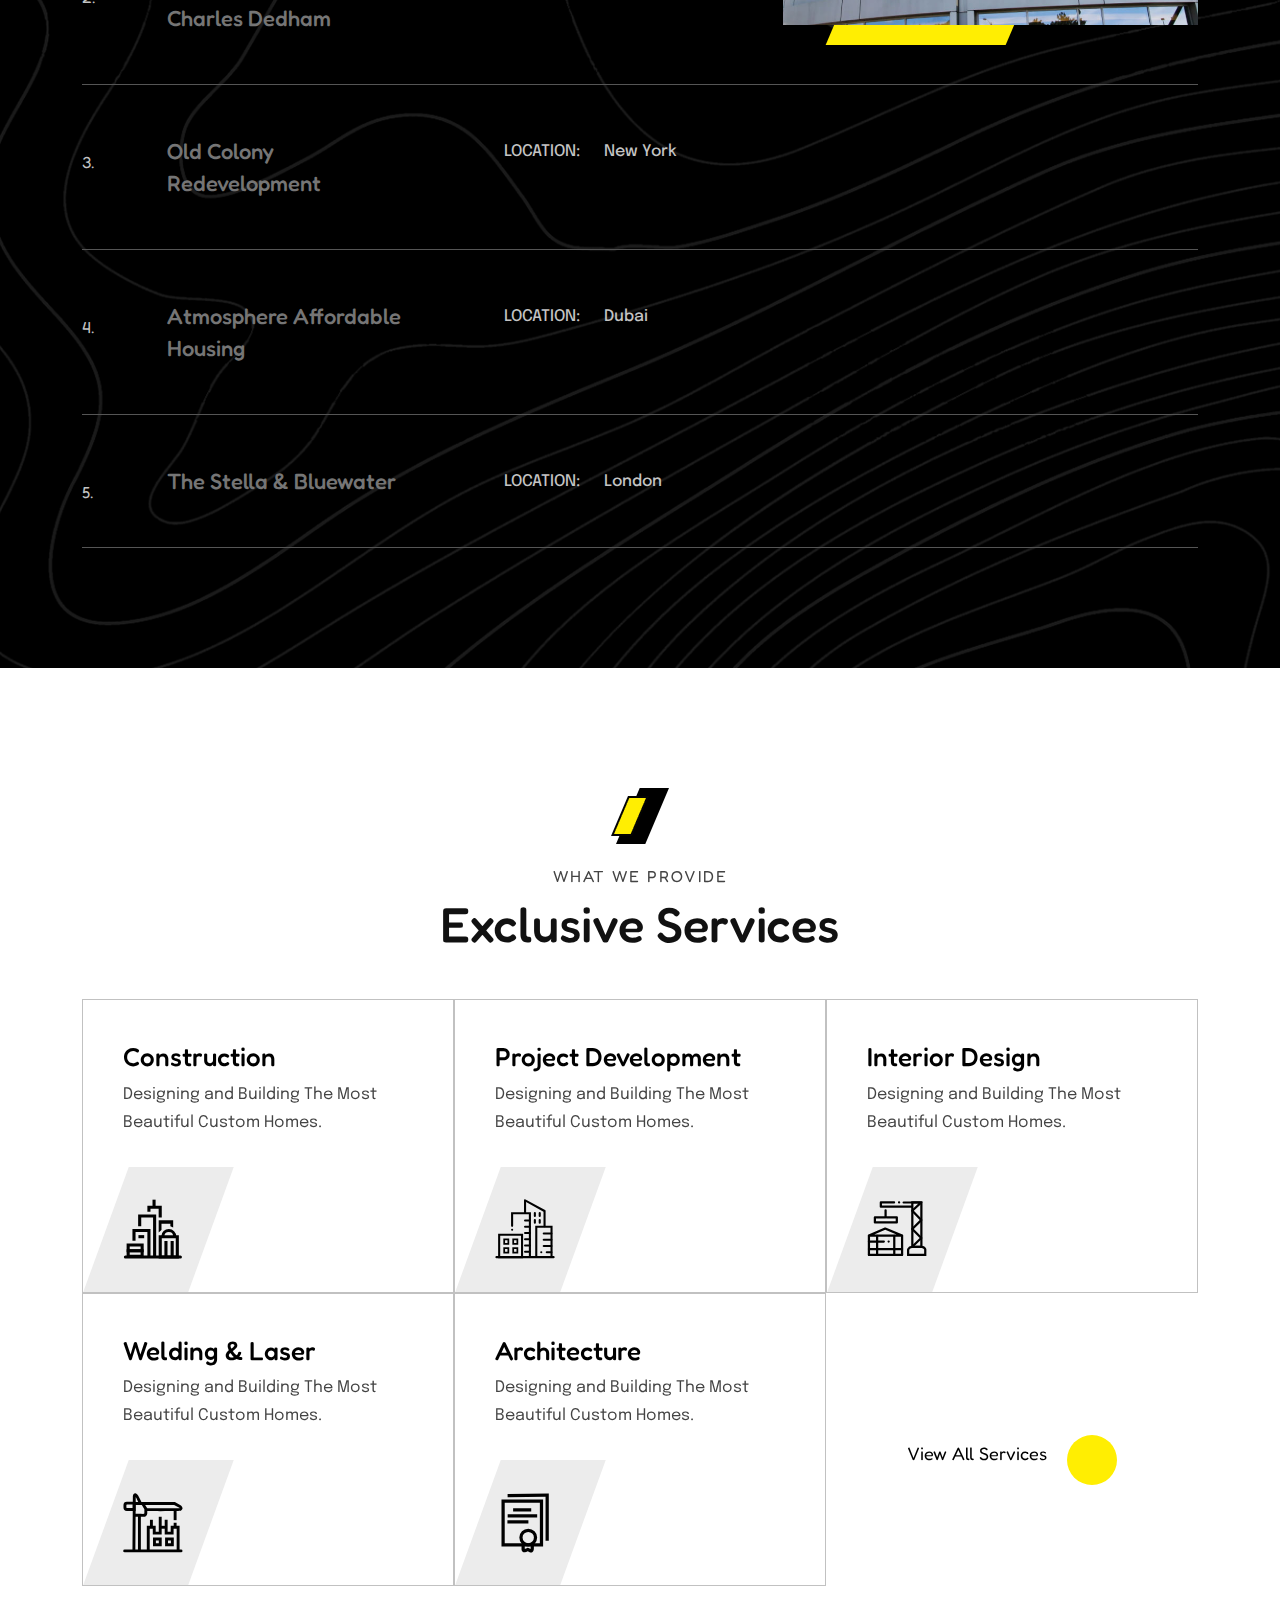
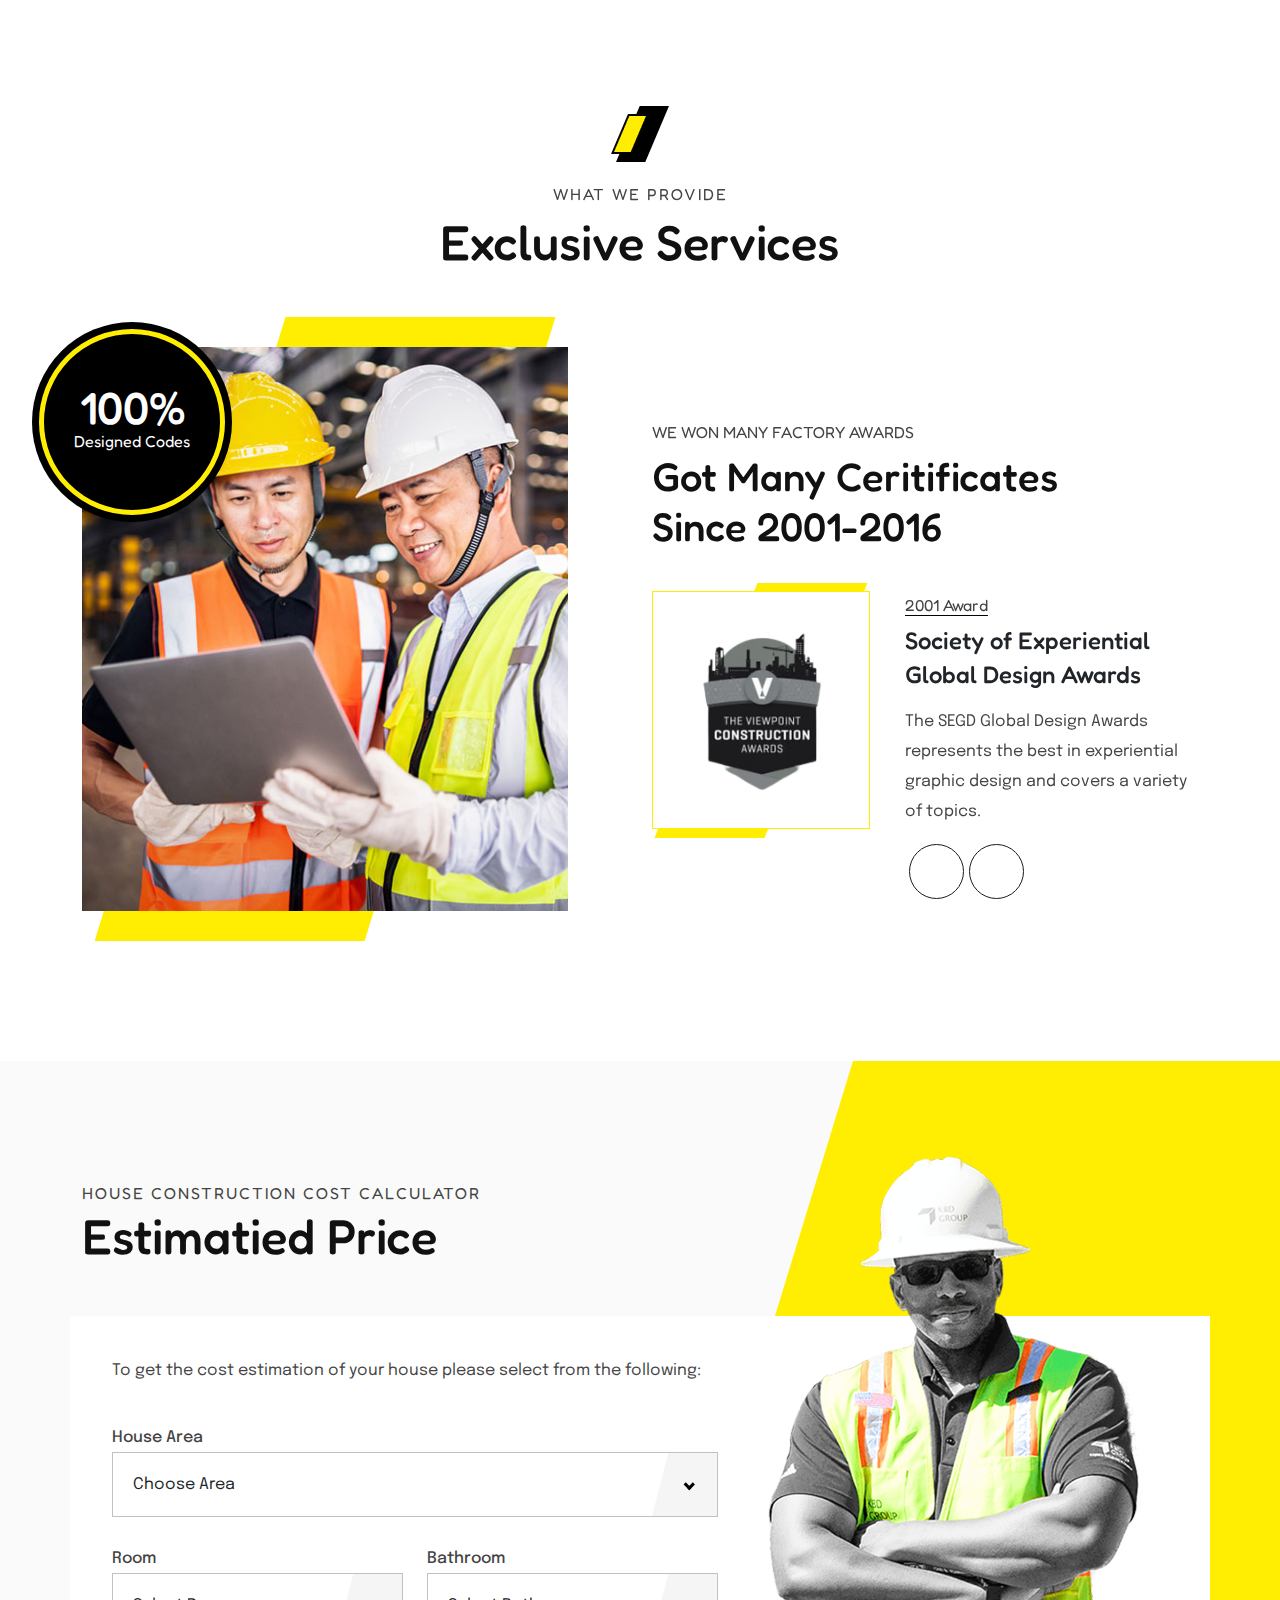
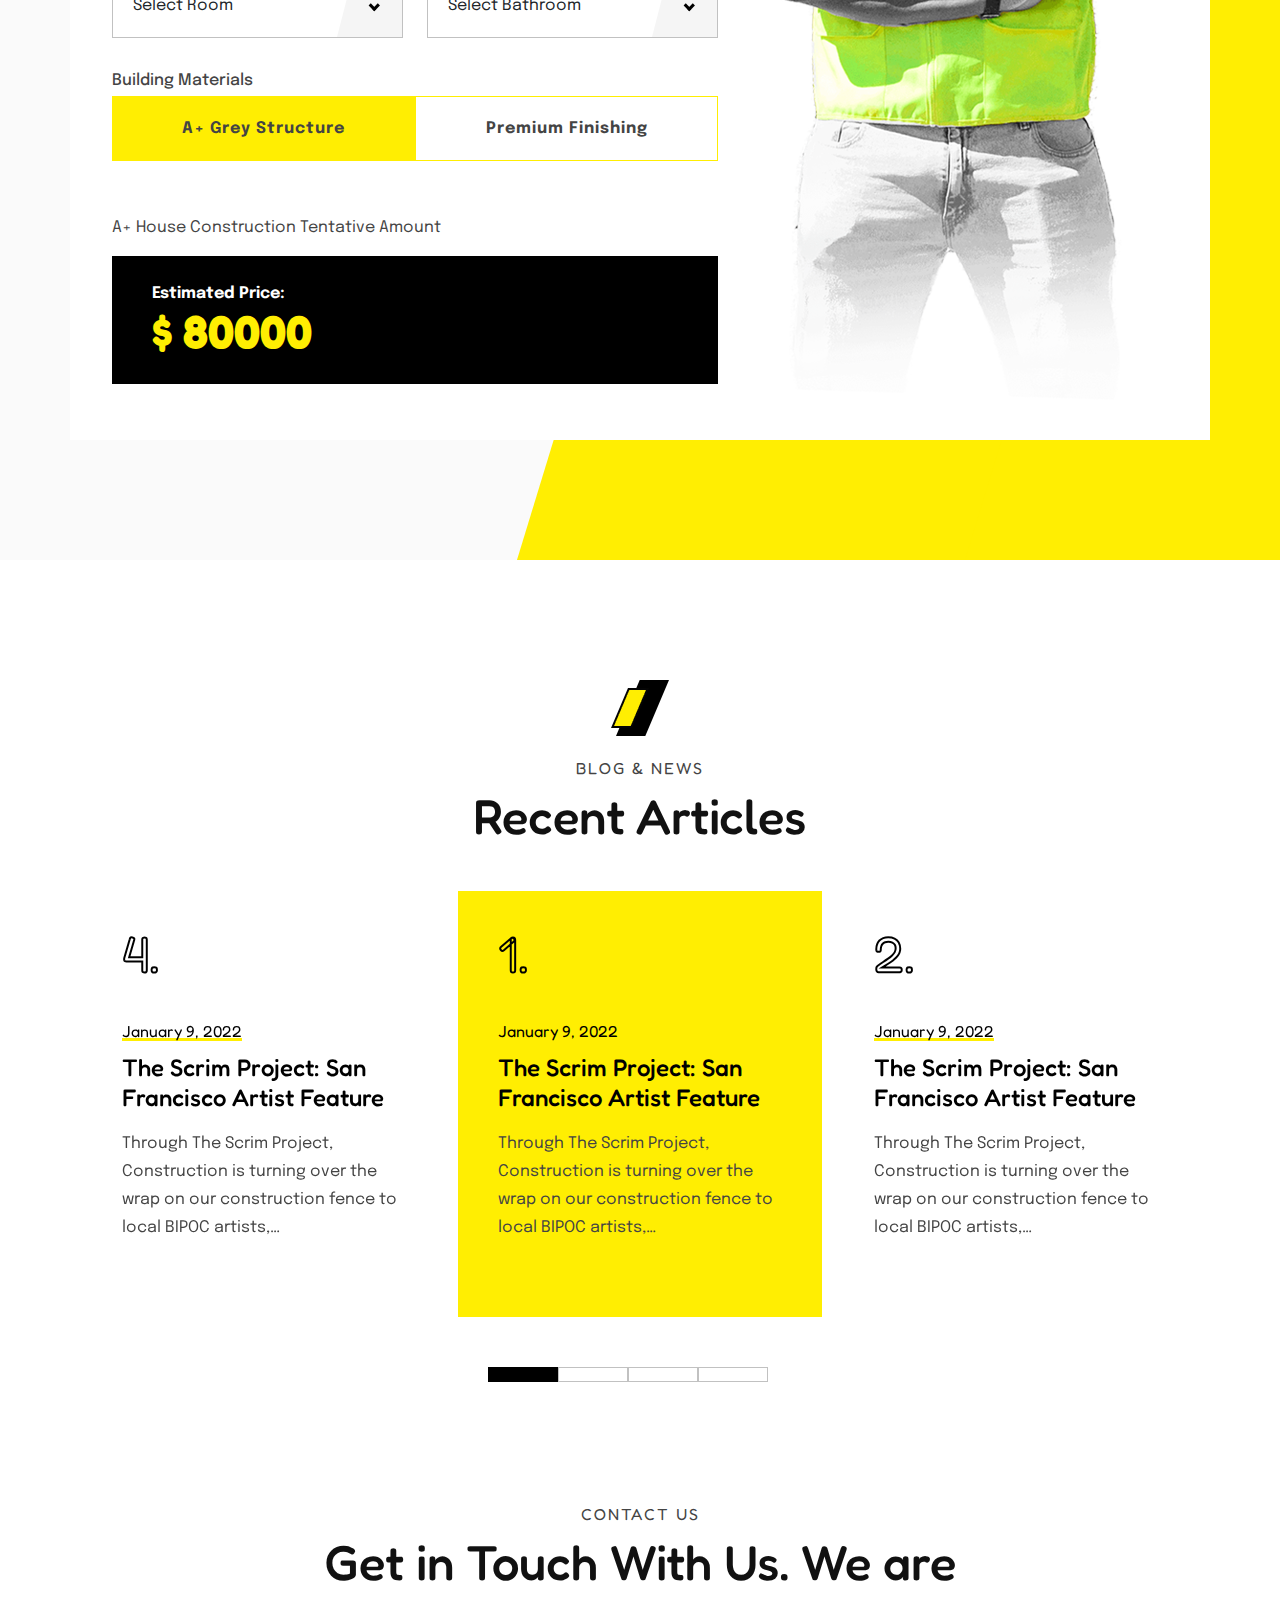
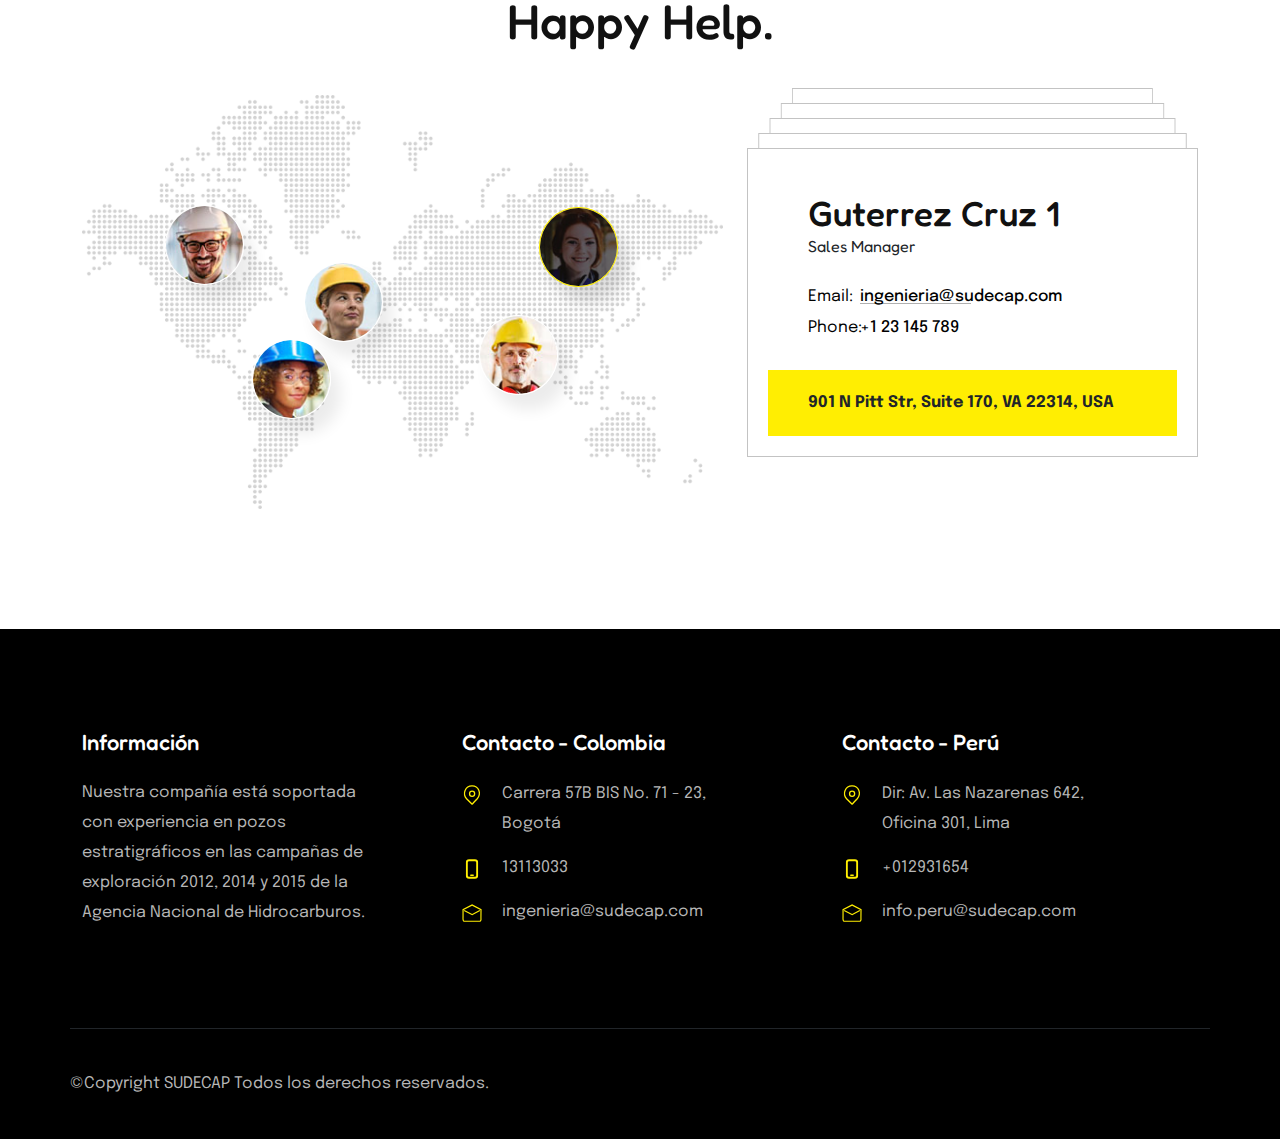
<file: index-2.html>
<!DOCTYPE html>

<html lang="en">


<head>

  <!-- Meta Options -->

  <meta charset="utf-8">

  <meta http-equiv="X-UA-Compatible" content="IE=edge">

  <meta name="viewport" content="width=device-width, initial-scale=1.0" />



  <!-- Title -->

  <title>Homepage 2</title>



  <!-- Bootstrap -->

  <link rel="stylesheet" type="text/css" href="assets/css/bootstrap.min.css">

  <!-- Favicon -->

  <link rel="icon" type="image/x-icon" href="assets/images/heading-icon.png">

  <!-- Owl Carousal -->

  <link rel="stylesheet" type="text/css" href="assets/css/owl.carousel.min.css">
  <link rel="stylesheet" type="text/css" href="assets/css/owl.theme.default.min.css">

  <!-- Animate on scroll -->

  <link rel="stylesheet" type="text/css" href="assets/css/aos.css">


  <!-- Fancy Box -->

  <link rel="stylesheet" href="assets/css/jquery.fancybox.min.css">

  <!-- Nice Select -->

  <link rel="stylesheet" type="text/css" href="assets/css/nice-select.css">

  <!-- Stylesheet -->

  <link rel="stylesheet" type="text/css" href="assets/css/style.css">


  <!-- Colors -->

  <link rel="stylesheet" type="text/css" href="assets/css/color.css">


  <!-- Responsive -->

  <link rel="stylesheet" type="text/css" href="assets/css/responsive.css">

  <!-- Font Awesome 5 -->

  <script src="assets/js/27a041baf1.js" crossorigin="anonymous"></script>

</head>
 
<body>
    <!-- Loader Start -->
  <div class="preloader"> 
    <figure>
      <img src="assets/images/Builty-Logo-Black-Home.svg" alt="Image"> 
    </figure>
  </div>
  <!-- Loader End -->
  
  <!-- Header Style One Start -->
  <header class="header-style-one" >
    <div class="container">
      <div class="row">
        <div class="desktop-nav" id="stickyHeader">
          <div class="container">
            <div class="row">
              <div class="col-lg-12">
                <div class="d-flex-all justify-content-between">
                  <div class="header-logo">
                    <a href="index.html">
                      <figure>
                        <img src="assets/images/Builty-Logo.svg" alt="logoo">
                      </figure>
                    </a>
                  </div>
                  <div class="nav-bar">
                    <ul>
                      <li class="menu-item-has-children">
                        <a href="javascript:void(0)">Home</a>
                        <ul class="sub-menu">
                          <li><a href="index.html">Home One</a></li>
                          <li><a href="index-2.html">Home Two</a></li>
                          <li><a href="index-3.html">Home Three</a></li>
                        </ul>
                      </li>
                      <li class="menu-item-has-children">
                        <a href="javascript:void(0)">About</a>
                        <ul class="sub-menu">
                          <li><a href="about.html">About Company</a></li>
                          <li><a href="core-values.html">Core Values</a></li>
                          <li><a href="leadership.html">Leadership</a></li>
                          <li><a href="history.html">History</a></li>
                        </ul>
                      </li>
                      <li class="menu-item-has-children"><a href="JavaScript:void(0)">Shop</a>
                        <ul class="sub-menu">
                          <li class="menu-item-has-children">
                            <a href="javascript:void(0)">Our Products</a>
                            <ul class="sub-menu">
                              <li><a href="product-list.html">Product List</a></li>
                              <li><a href="product-grid.html">Product Grid</a></li>
                            </ul>
                          </li>
                          <li><a href="product-detail.html">Product Details</a></li>
                          <li><a href="cart.html">Shop Cart</a></li>
                          <li><a href="checkout.html">Cart Checkout</a></li>
                        </ul>
                      </li>
                      <li class="menu-item-has-children"><a href="JavaScript:void(0)">Pages</a>
                        <ul class="sub-menu">
                          <li class="menu-item-has-children">
                            <a href="javascript:void(0)">Services</a>
                            <ul class="sub-menu">
                              <li><a href="services.html">what we do</a></li>
                              <li><a href="service-detail.html">Service Detail</a></li>
                            </ul>
                          </li>
                          <li class="menu-item-has-children">
                            <a href="javascript:void(0)">Projects</a>
                            <ul class="sub-menu">
                              <li><a href="our-projects-1.html">Our Projects One</a></li>
                              <li><a href="our-projects-2.html">Our Projects Two</a></li>
                              <li><a href="project-detail.html">Project Detail</a></li>
                            </ul>
                          </li>
                          <li class="menu-item-has-children">
                            <a href="javascript:void(0)">Team</a>
                            <ul class="sub-menu">
                              <li><a href="our-team.html">Our Team</a></li>
                              <li><a href="team-detail.html">Team Detail</a></li>
                            </ul>
                          </li>
                          <li><a href="login.html">Login & Register</a></li>
                        </ul>
                      </li>
                      <li class="menu-item-has-children">
                        <a href="javascript:void(0)">News</a>
                        <ul class="sub-menu">
                          <li><a href="our-blog-1.html">Our Blog One</a></li>
                          <li><a href="our-blog-2.html">Our Blog Two</a></li>
                          <li><a href="blog-detail.html">Blog Detail</a></li>
                        </ul>
                      </li>
                      <li>
                        <a href="contact.html">Contact</a>
                      </li>
                    </ul>
                    <div class="extras">
                      <a href="javascript:void(0)" id="mobile-menu" class="menu-start">
                        <svg id="ham-menu" viewBox="0 0 100 100"> <path class="line line1" d="M 20,29.000046 H 80.000231 C 80.000231,29.000046 94.498839,28.817352 94.532987,66.711331 94.543142,77.980673 90.966081,81.670246 85.259173,81.668997 79.552261,81.667751 75.000211,74.999942 75.000211,74.999942 L 25.000021,25.000058" /> <path class="line line2" d="M 20,50 H 80" /> <path class="line line3" d="M 20,70.999954 H 80.000231 C 80.000231,70.999954 94.498839,71.182648 94.532987,33.288669 94.543142,22.019327 90.966081,18.329754 85.259173,18.331003 79.552261,18.332249 75.000211,25.000058 75.000211,25.000058 L 25.000021,74.999942" /> </svg>
                      </a>
                      <a href="javascript:void(0)" id="desktop-menu" class="menu-start">
                        <svg id="ham-menue" viewBox="0 0 100 100"> <path class="line line1" d="M 20,29.000046 H 80.000231 C 80.000231,29.000046 94.498839,28.817352 94.532987,66.711331 94.543142,77.980673 90.966081,81.670246 85.259173,81.668997 79.552261,81.667751 75.000211,74.999942 75.000211,74.999942 L 25.000021,25.000058" /> <path class="line line2" d="M 20,50 H 80" /> <path class="line line3" d="M 20,70.999954 H 80.000231 C 80.000231,70.999954 94.498839,71.182648 94.532987,33.288669 94.543142,22.019327 90.966081,18.329754 85.259173,18.331003 79.552261,18.332249 75.000211,25.000058 75.000211,25.000058 L 25.000021,74.999942" /> </svg>
                      </a>
                      <a href="tel:+02101283492" class="theme-btn">+021 01283492 
                        <i>
                          <svg xmlns="http://www.w3.org/2000/svg" xmlns:xlink="http://www.w3.org/1999/xlink" width="40" height="62" viewBox="0 0 40 62">
                          <defs>
                            <clipPath id="saddasdasdasdasda">
                              <rect width="40" height="62"/>
                            </clipPath>
                          </defs>
                          <g id="Mobisdfle" clip-path="url(#saddasdasdasdasda)">
                            <path id="Path_125" data-name="Path 1" d="M10,6a4,4,0,0,0-4,4V50a4,4,0,0,0,4,4H28a4,4,0,0,0,4-4V10a4,4,0,0,0-4-4H10m0-6H28A10,10,0,0,1,38,10V50A10,10,0,0,1,28,60H10A10,10,0,0,1,0,50V10A10,10,0,0,1,10,0Z" transform="translate(1 1)"/>
                            <path id="Path_4342" data-name="Path 2" d="M2.5,0h7a2.5,2.5,0,0,1,0,5h-7a2.5,2.5,0,0,1,0-5Z" transform="translate(14 48)"/>
                          </g>
                        </svg>
                        </i>
                      </a>
                    </div>
                  </div>
                </div>
              </div>
            </div>
          </div>
        </div>
        <div class="mobile-nav" id="mobile-nav">
          <div class="res-log">
            <a href="index.html">
              <img src="assets/images/Builty-Logo.svg" alt="Responsive Logo">
            </a>
          </div>
          <ul>
            <li class="menu-item-has-children">
              <a href="javascript:void(0)">Home</a>
              <ul class="sub-menu">
                <li><a href="index.html">Home One</a></li>
                <li><a href="index-2.html">Home Two</a></li>
                <li><a href="index-3.html">Home Three</a></li>
              </ul>
            </li>
            <li class="menu-item-has-children">
              <a href="javascript:void(0)">About</a>
              <ul class="sub-menu">
                <li><a href="about.html">About Company</a></li>
                <li><a href="core-values.html">Core Values</a></li>
                <li><a href="leadership.html">Leadership</a></li>
                <li><a href="history.html">History</a></li>
              </ul>
            </li>
            <li class="menu-item-has-children"><a href="JavaScript:void(0)">Shop</a>
              <ul class="sub-menu">
                <li class="menu-item-has-children">
                  <a href="javascript:void(0)">Our Products</a>
                  <ul class="sub-menu">
                    <li><a href="product-list.html">Product List</a></li>
                    <li><a href="product-grid.html">Product Grid</a></li>
                  </ul>
                </li>
                <li><a href="product-detail.html">Product Details</a></li>
                <li><a href="cart.html">Shop Cart</a></li>
                <li><a href="checkout.html">Cart Checkout</a></li>
              </ul>
            </li>
            <li class="menu-item-has-children"><a href="JavaScript:void(0)">Pages</a>
              <ul class="sub-menu">
                <li class="menu-item-has-children">
                  <a href="javascript:void(0)">Services</a>
                  <ul class="sub-menu">
                    <li><a href="services.html">what we do</a></li>
                    <li><a href="service-detail.html">Service Detail</a></li>
                  </ul>
                </li>
                <li class="menu-item-has-children">
                  <a href="javascript:void(0)">Projects</a>
                  <ul class="sub-menu">
                    <li><a href="our-projects-1.html">Our Projects One</a></li>
                    <li><a href="our-projects-2.html">Our Projects Two</a></li>
                    <li><a href="project-detail.html">Project Detail</a></li>
                  </ul>
                </li>
                <li class="menu-item-has-children">
                  <a href="javascript:void(0)">Team</a>
                  <ul class="sub-menu">
                    <li><a href="our-team.html">Our Team</a></li>
                    <li><a href="team-detail.html">Team Detail</a></li>
                  </ul>
                </li>
                <li><a href="login.html">Login & Register</a></li>
              </ul>
            </li>
            <li class="menu-item-has-children">
              <a href="javascript:void(0)">News</a>
              <ul class="sub-menu">
                <li><a href="our-blog-1.html">Our Blog One</a></li>
                <li><a href="our-blog-2.html">Our Blog Two</a></li>
                <li><a href="blog-detail.html">Blog Detail</a></li>
              </ul>
            </li>
            <li>
              <a href="contact.html">Contact</a>
            </li>
          </ul>
          <a href="JavaScript:void(0)" id="res-cross"></a>
        </div>
        <div class="mobile-nav desktop-menu">
          <h2>We Build Building and Great Homes.</h2>
          <p class="des">We successfully cope with tasks of varying complexity, provide long-term guarantees and regularly master new technologies.</p>
          <figure>
            <img src="assets/images/desktop-menu-img.jpg" alt="Desktop Menu Image">
          </figure>
          <h3>Get in touch</h3>
          <p class="num">(+380) 50 318 47 07</p>
          <p class="adrs">65 Allerton Street 901 N Pitt Str, Suite 170, VA 22314, USA</p>
          <div class="social-medias">
              <a href="javascript:void(0)">Facebook</a>
              <a href="javascript:void(0)">Twitter</a>
              <a href="javascript:void(0)">Linkedin</a>
            </div>
        </div>
      </div>
    </div>
  </header>
  <!-- Header Style One End -->

  <!-- Featured Slider Two Start -->
  <section class="featured-slider-two">
    <div class="parallax" style="background-image: url(assets/images/pattren-4.png);"></div>
    <div class="f-2-s-nav">
              
            </div>
    <div class="container">
      <div class="row f-2-slider owl-carousel">
        <div class="s-item">
          <div class="s-first">
            <h1>NewBridge on the Dedham</h1>
            <p>We will go through all the stages of construction.</p>
            <a href="javascript:void(0)" data-bs-toggle="modal" data-bs-target="#exampleModal" class="theme-btn">Get a Consultation <i class="fa-solid fa-angles-right"></i></a>
          </div>
          <div class="s-second">
            <figure>
              <img src="assets/images/o-p-o-1.jpg" alt="Featured Slider Two Image 1">
            </figure>
          </div>
        </div>
        <div class="s-item">
          <div class="s-first">
            <h1>Reconstruction of The Building</h1>
            <p>We will go through all the stages of construction.</p>
            <a href="javascript:void(0)" data-bs-toggle="modal" data-bs-target="#exampleModal" class="theme-btn">Get a Consultation <i class="fa-solid fa-angles-right"></i></a>
          </div>
          <div class="s-second">
            <figure>
              <img src="assets/images/o-p-o-2.jpg" alt="Featured Slider Two Image 2">
            </figure>
          </div>
        </div>
        <div class="s-item">
          <div class="s-first">
            <h1>Old Colony Construction</h1>
            <p>We will go through all the stages of construction.</p>
            <a href="javascript:void(0)" data-bs-toggle="modal" data-bs-target="#exampleModal" class="theme-btn">Get a Consultation <i class="fa-solid fa-angles-right"></i></a>
          </div>
          <div class="s-second">
            <figure>
              <img src="assets/images/o-p-o-3.jpg" alt="Featured Slider Two Image 3">
            </figure>
          </div>
        </div>
      </div>
    </div>
  </section>
  <!-- Featured Slider Two End -->

  <!-- Our Goal Start -->
  <section class="gap our-goal">
    <div class="heading">
      <figure>
        <img src="assets/images/heading-icon.png" alt="heading-icon-1">
      </figure>
      <span>Focused and Future Ready</span>
      <h2>Right People to Deliver Unique Construction Solutions</h2>
    </div>
    <div class="container">
      <div class="row align-items-center">
        <div class="col-lg-6" >
          <div class="data">
            <h4>Our Goal is to Be Better</h4>
            <p>We successfully cope with tasks of varying complexity, provide long-term guarantees and regularly master new technologies. Our portfolio includes dozens of successfully completed projects of houses of different storeys, with high–quality finishes and good repairs. Building houses is our vocation!</p>
          </div>
          <div class="data p2">
            <h4>Business Bottom Line</h4>
            <ul>
              <li>Geographical diversity, project complexity</li>
              <li>Whether building on land or over water</li>
              <li>Construction companies respond to the unique needs</li>
            </ul>
          </div>
        </div>
        <div class="col-lg-6" >
          <div class="data">
            <figure class="goal-img">
              <img src="assets/images/our-goal.jpg" alt="Our Goal">
            </figure>
            <figure class="goal-mov">
              <img src="assets/images/our-goal-mov-text.png" alt="Our Goal Mov Text">
            </figure>
            <svg xmlns="http://www.w3.org/2000/svg" xmlns:xlink="http://www.w3.org/1999/xlink" width="70" height="57" viewBox="0 0 70 57"> <defs> <clipPath id="clip-Builty_Logo_Icon"> <rect width="70" height="57"/> </clipPath> </defs> <g id="Builty_Logo_Icon" data-name="Builty Logo Icon" clip-path="url(#clip-Builty_Logo_Icon)"> <path id="Path_9" data-name="Path 9" d="M26.5,53A26.528,26.528,0,0,1,2.083,36.815c-.064-.151-.121-.289-.175-.424l22.607-22.3,12.53,12.7,3.9-4.474L24.515,6.093l-13,13.471.109-4.856-3.887-2.03L4.725,16.043l2.842-.986-.016,2.7-.035,5.962L.4,31.1A26.5,26.5,0,1,1,51.9,34.071l-9.387-9.388-20.2,20.407h8.2L42.515,32.678l6.7,7.484A26.482,26.482,0,0,1,26.5,53ZM43,42v2h2V42Zm-3,0v2h2V42Zm3-3v2h2V39Zm-3,0v2h2V39ZM24.551,15.725,4.063,36.437l.172.235L24.368,18.551l9.808,7.917.279-.329-9.9-10.414ZM25,28v3h3V28Zm-4,0v3h3V28Zm4-5v3h3V23Zm-4,0v3h3V23Z" transform="translate(15 2)"/> <path id="Path_4sffdfs" data-name="Path 4" d="M900.563,546.922l-.586-4.5-14.4,18.8Z" transform="translate(-885 -514)"/> <path id="Path_7sdsdffsd" data-name="Path 7" d="M22.516,25.5l0,5.47-.705-5.3Z"/> <path id="Path_8t4gdfg" data-name="Path 8" d="M898.221,545.8l-.536-3.8-12.1,15.507Z" transform="matrix(1, 0.017, -0.017, 1, -866.028, -530.46)"/> </g> </svg>
          </div>
        </div>
      </div>
    </div>
  </section>
  <!-- Our Goal End -->

  <!-- Pricing Plans Start -->
  <section class="gap no-top pricing-plans">
    <div class="heading">
      <figure>
        <img src="assets/images/heading-icon.png" alt="heading-icon-2">
      </figure>
      <span>Select a plan that suits</span>
      <h2>Flexible Pricing Plans</h2>
    </div>
    <div class="container">
      <div class="row">
        <div class="col-lg-4 col-md-6 col-sm-12" >
          <div class="main-price">
            <div class="price-box">
              <h3>Plan.it</h3>
              <div class="price">
                <h2>$20</h2>
                <div>
                  <p>Per user / Month</p>
                  <p>Billed Annually</p>
                </div>
              </div>
              <p>Manage your own project documents and collaborate.</p>
              <a href="javascript:void(0)" class="theme-btn">Select Now <i class="fa-solid fa-angles-right"></i></a>
            </div>
            <div class="features">
              <ul>
                <li><i class="fa-solid fa-circle-check"></i> All Plan.it features</li>
                <li><i class="fa-solid fa-circle-check"></i> Intelligent bid manager</li>
                <li><i class="fa-solid fa-circle-check"></i> Contractor network</li>
              </ul>
            </div>
            <div class="price-img">
              <figure>
                <img src="assets/images/project-img-1.jpg" alt="Price Img-1">
              </figure>
            </div>
          </div>
        </div>
        <div class="col-lg-4 col-md-6 col-sm-12" >
          <div class="main-price">
            <div class="price-box">
              <h3>Build.it</h3>
              <div class="price">
                <h2>$60</h2>
                <div>
                  <p>Per user / Month</p>
                  <p>Billed Annually</p>
                </div>
              </div>
              <p>Manage your own project documents and collaborate.</p>
              <a href="javascript:void(0)" class="theme-btn">Select Now <i class="fa-solid fa-angles-right"></i></a>
            </div>
            <div class="features">
              <ul>
                <li><i class="fa-solid fa-circle-check"></i> All Plan.it features</li>
                <li><i class="fa-solid fa-circle-check"></i> Intelligent bid manager</li>
                <li><i class="fa-solid fa-circle-check"></i> Contractor network</li>
              </ul>
            </div>
            <div class="price-img">
              <figure>
                <img src="assets/images/project-img-2.jpg" alt="Price Img-1">
              </figure>
            </div>
          </div>
        </div>
        <div class="col-lg-4 col-md-6 col-sm-12" >
          <div class="main-price">
            <div class="price-box">
              <h3>Build.it PRO</h3>
              <div class="price">
                <h2>$94</h2>
                <div>
                  <p>Per user / Month</p>
                  <p>Billed Annually</p>
                </div>
              </div>
              <p>Manage your own project documents and collaborate.</p>
              <a href="javascript:void(0)" class="theme-btn">Select Now <i class="fa-solid fa-angles-right"></i></a>
            </div>
            <div class="features">
              <ul>
                <li><i class="fa-solid fa-circle-check"></i> All Plan.it features</li>
                <li><i class="fa-solid fa-circle-check"></i> Intelligent bid manager</li>
                <li><i class="fa-solid fa-circle-check"></i> Contractor network</li>
              </ul>
            </div>
            <div class="price-img">
              <figure>
                <img src="assets/images/o-p-o-3.jpg" alt="Price Img-1">
              </figure>
            </div>
          </div>
        </div>
      </div>
    </div>
  </section>
  <!-- Pricing Plans End -->

  <!-- What-we-build Start -->
  <section class="gap what-we-build">
    <div class="parallax" style="background-image: url(assets/images/pattren-5.png);"></div>
    <div class="heading-style-2">
      <div class="container">
        <div class="row">
          <div class="col-lg-6">
            <div class="data">
              <span>Company Projects</span>
              <h2>What We Build</h2>
            </div>
          </div> 
          <div class="col-lg-6">
          </div>         
        </div>
      </div>
    </div>
    <div class="container">
      <div class="row">
        <ul class="wwb-ul">
          <li class="active">
            <h3>
              <a href="project-detail.html">North West Redwater Sturgeon Refinery</a>
            </h3>
            <span class="location">
              <span>LOCATION:</span>
              <span>United State</span>
            </span>
            <figure>
              <img src="assets/images/o-p-o-1.jpg" alt="What we build image 1">
            </figure>
          </li>
          <li>
            <h3>
              <a href="project-detail.html">NewBridge on the Charles Dedham</a>
            </h3>
            <span class="location">
              <span>LOCATION:</span>
              <span>United Kingdom</span>
            </span>
            <figure>
              <img src="assets/images/o-p-o-2.jpg" alt="What we build image 2">
            </figure>
          </li>
          <li>
            <h3>
              <a href="project-detail.html">Old Colony Redevelopment</a>
            </h3>
            <span class="location">
              <span>LOCATION:</span>
              <span>New York</span>
            </span>
            <figure>
              <img src="assets/images/o-p-o-3.jpg" alt="What we build image 3">
            </figure>
          </li>
          <li>
            <h3>
              <a href="project-detail.html">Atmosphere Affordable Housing</a>
            </h3>
            <span class="location">
              <span>LOCATION:</span>
              <span>Dubai</span>
            </span>
            <figure>
              <img src="assets/images/o-p-o-4.jpg" alt="What we build image 4">
            </figure>
          </li>
          <li>
            <h3>
              <a href="project-detail.html">The Stella & Bluewater</a>
            </h3>
            <span class="location">
              <span>LOCATION:</span>
              <span>London</span>
            </span>
            <figure>
              <img src="assets/images/o-p-o-5.jpg" alt="What we build image 5">
            </figure>
          </li>
        </ul>
      </div>
    </div>
  </section>
  <!-- What-we-build End -->

  <!-- Service Style Two Start -->
  <section class="gap service-style-two">
    <div class="heading">
      <figure>
        <img src="assets/images/heading-icon.png" alt="heading-icon-2">
      </figure>
      <span>What We Provide</span>
      <h2>Exclusive Services</h2>
    </div>
    <div class="container">
      <div class="row g-0">
        <div class="col-lg-4 col-md-6 col-sm-12" >
          <div class="service-two-box">
            <h3><a href="service-detail.html">Construction</a></h3>
            <p>Designing and Building The Most Beautiful Custom Homes.</p>
            <div class="service-two-icon d-flex-all justify-content-start">
              <svg xmlns="http://www.w3.org/2000/svg" xmlns:xlink="http://www.w3.org/1999/xlink" width="116" height="116" viewBox="0 0 116 116"> <defs> <clipPath id="fsdggdfgdfgdfgd"> <rect width="116" height="116"/> </clipPath> </defs> <g id="_2sdfs" data-name="2" clip-path="url(#fsdggdfgdfgdfgd)"> <path id="Path_1sdfsdf" data-name="Path 1" d="M962.133,586.78h-6V508.9H933.257v16.942h-6V502.9h34.877Z" transform="translate(-898 -473)"/> <path id="Path_2werf3" data-name="Path 2" d="M962.133,558.519h-6V508.9H933.257v16.942h-6V502.9h34.877Z" transform="translate(-909 -445)"/> <path id="Path_sfsdf3" data-name="Path 3" d="M955.065,526.613h-6V509.966H933.257v5.549h-6V503.966h27.809Z" transform="translate(-880.123 -491)"/> <path id="Path_11dfsdf" data-name="Path 11" d="M6,6v5H27V6H6M0,0H33V17H0Z" transform="translate(7 86)"/> <path id="Path_12dsfdsfsdf" data-name="Path 12" d="M6,6v5H27V6H6M0,0H33V17H0Z" transform="translate(7 97)"/> <path id="Path_4edfse4" data-name="Path 4" d="M938.936,547.84h-11.1v-6h11.1Z" transform="translate(-898 -472)"/> <path id="Path_5sdgdsf" data-name="Path 5" d="M940.039,547.84h-12.2v-6h12.2Z" transform="translate(604.889 -926.548) rotate(90)"/> <path id="Path_6dfsdfs" data-name="Path 6" d="M1008.949,588.066H902.667a3,3,0,0,1,0-6h106.281a3,3,0,0,1,0,6Z" transform="translate(-898 -473)"/> <path id="Path_7sdfsadf" data-name="Path 7" d="M958.614,547.84H927.839v-6h30.774Z" transform="translate(627.889 -846.548) rotate(90)"/> <path id="Path_8ertet" data-name="Path 8" d="M958.614,547.84H927.839v-6h30.774Z" transform="translate(639.889 -846.548) rotate(90)"/> <path id="Path_13dfsdfsdfsdf" data-name="Path 13" d="M6,6V39H33V6H6M0,0H39V45H0Z" transform="translate(69 70)"/> <path id="Path_1asdasd4" data-name="Path 14" d="M30.844,14.28h0l-6-.086a8.5,8.5,0,0,0-16.977-.243l-6-.086a14.5,14.5,0,0,1,28.985.414Z" transform="translate(72.154 58)"/> <path id="Path_15rter" data-name="Path 15" d="M.7,23.855V0h28V14.261l-5.419-2.684V7H6.116V18.837L.7,23.853Z" transform="translate(68.303 41)"/> </g> </svg>
              <a href="service-detail.html">
                <i class="fa-solid fa-arrow-up-long"></i>
              </a>
            </div>
          </div>
        </div>
        <div class="col-lg-4 col-md-6 col-sm-12" >
          <div class="service-two-box">
            <h3><a href="service-detail.html">Project Development</a></h3>
            <p>Designing and Building The Most Beautiful Custom Homes.</p>
            <div class="service-two-icon d-flex-all justify-content-start">
              <svg xmlns="http://www.w3.org/2000/svg" xmlns:xlink="http://www.w3.org/1999/xlink" width="173" height="173" viewBox="0 0 173 173"> <defs> <clipPath id="clip-Building"> <rect width="173" height="173"/> </clipPath> </defs> <g id="Building" clip-path="url(#clip-Building)"> <path id="Path_28" data-name="Path 28" d="M6,6V64.7H66V6H6M0,0H72V70.7H0Z" transform="translate(9 100)"/> <path id="Path_29" data-name="Path 29" d="M6,6l-.01,81.467H44V6H6M0,0H50V93.467H-.011Z" transform="translate(116 77)"/> <path id="Patdddh_11" data-name="Path 11" d="M912.732,628.652h-13.98a3,3,0,0,1,0-6h13.98a3,3,0,0,1,0,6Z" transform="translate(-812.095 -563.456)"/> <path id="Pdfdath_12" data-name="Path 12" d="M997.636,627.945a3,3,0,0,1-3-3V502.137H949.32v33.292a3,3,0,0,1-6,0V496.137h57.316V624.945A3,3,0,0,1,997.636,627.945Z" transform="translate(-897 -458)"/> <path id="Path_1bb4" data-name="Path 14" d="M903.234,628.652a3.1,3.1,0,0,1-3.109-3,2.909,2.909,0,0,1,2.891-3h.219a3,3,0,0,1,0,6Z" transform="translate(-853.771 -537)"/> <path id="Path_1t5" data-name="Path 15" d="M912.732,628.652h-13.98a3,3,0,0,1,0-6h13.98a3,3,0,0,1,0,6Z" transform="translate(-812.095 -545.456)"/> <path id="Path_16" data-name="Path 16" d="M912.732,628.652h-13.98a3,3,0,0,1,0-6h13.98a3,3,0,0,1,0,6Z" transform="translate(-812.095 -527.456)"/> <path id="Path_17" data-name="Path 17" d="M912.732,628.652h-13.98a3,3,0,0,1,0-6h13.98a3,3,0,0,1,0,6Z" transform="translate(-812.095 -509.456)"/> <path id="Path_18" data-name="Path 18" d="M912.732,628.652h-13.98a3,3,0,0,1,0-6h13.98a3,3,0,0,1,0,6Z" transform="translate(-812.095 -491.456)"/> <path id="Path_19" data-name="Path 19" d="M912.732,628.652h-13.98a3,3,0,0,1,0-6h13.98a3,3,0,0,1,0,6Z" transform="translate(-812.095 -473.456)"/> <path id="Path_2dfg3" data-name="Path 23" d="M1039.879,539.4a3,3,0,0,1-3-3V494.406l-50.222-27.523v30.648a3,3,0,0,1-6,0V461.818a3,3,0,0,1,4.442-2.631L1041.321,490a3,3,0,0,1,1.558,2.631V536.4A3,3,0,0,1,1039.879,539.4Z" transform="translate(-897 -458)"/> <path id="Path_25" data-name="Path 25" d="M910.753,631.658H902.64a3,3,0,0,1,0-6h8.112a3,3,0,0,1,0,6Z" transform="translate(743.598 -862.059) rotate(90)"/> <path id="Path_27" data-name="Path 27" d="M910.753,631.658H902.64a3,3,0,0,1,0-6h8.112a3,3,0,0,1,0,6Z" transform="translate(743.598 -842.059) rotate(90)"/> <g id="Group_1" data-name="Group 1" transform="translate(-896 -458)"> <path id="Rectangle_8" data-name="Rectangle 8" d="M5,5v8h7V5H5M0,0H17V18H0Z" transform="translate(946 597)"/> <path id="Rectangle_9" data-name="Rectangle 9" d="M5,5v8h7V5H5M0,0H17V18H0Z" transform="translate(920 597)"/> <path id="Rectangle_10" data-name="Rectangle 10" d="M5,5v8h7V5H5M0,0H17V18H0Z" transform="translate(946 572)"/> <path id="Rectangle_11" data-name="Rectangle 11" d="M5,5v8h7V5H5M0,0H17V18H0Z" transform="translate(920 572)"/> </g> <path id="Path_20" data-name="Path 20" d="M925.1,628.652h-22.08a3,3,0,0,1,0-6H925.1a3,3,0,0,1,0,6Z" transform="translate(-762.534 -490)"/> <path id="Path_21" data-name="Path 21" d="M925.1,628.652h-22.08a3,3,0,0,1,0-6H925.1a3,3,0,0,1,0,6Z" transform="translate(-762.534 -508)"/> <path id="Path_22" data-name="Path 22" d="M925.1,628.652h-22.08a3,3,0,0,1,0-6H925.1a3,3,0,0,1,0,6Z" transform="translate(-762.534 -526)"/> <path id="Pathfffd_24" data-name="Path 24" d="M910.753,631.658H902.64a3,3,0,0,1,0-6h8.112a3,3,0,0,1,0,6Z" transform="translate(757.598 -862.059) rotate(90)"/> <path id="Path_26" data-name="Path 26" d="M910.753,631.658H902.64a3,3,0,0,1,0-6h8.112a3,3,0,0,1,0,6Z" transform="translate(757.598 -842.059) rotate(90)"/> <path id="Pathasf_1" data-name="Path 1" d="M1063.582,628.652H898.752a3,3,0,0,1,0-6h164.829a3,3,0,0,1,0,6Z" transform="translate(-894.577 -458)"/> <path id="Pddath_2" data-name="Path 2" d="M916.332,628.652H903.016a3,3,0,0,1,0-6h13.316a3,3,0,0,1,0,6Z" transform="translate(-753.771 -472)"/> <path id="Path_yy13" data-name="Path 13" d="M903.234,628.652a3.1,3.1,0,0,1-3.109-3,2.909,2.909,0,0,1,2.891-3h.219a3,3,0,0,1,0,6Z" transform="translate(-769.771 -472)"/> </g> </svg>
              <a href="service-detail.html">
                <i class="fa-solid fa-arrow-up-long"></i>
              </a>
            </div>
          </div>
        </div>
        <div class="col-lg-4 col-md-6 col-sm-12" >
          <div class="service-two-box">
            <h3><a href="service-detail.html">Interior Design</a></h3>
            <p>Designing and Building The Most Beautiful Custom Homes.</p>
            <div class="service-two-icon d-flex-all justify-content-start">
              <svg xmlns="http://www.w3.org/2000/svg" xmlns:xlink="http://www.w3.org/1999/xlink" width="161" height="151" viewBox="0 0 161 151"> <defs> <clipPath id="clip-Construction"> <rect width="161" height="151"/> </clipPath> </defs> <g id="Construction" clip-path="url(#clip-Construction)"> <path id="Path_1sdf" data-name="Path 1" d="M999.3,642.592h-30.3V517.57h30.3Zm-24.3-6h18.3V523.57h-18.3Z" transform="translate(-850.384 -516.331)"/> <path id="Path_2sdf" data-name="Path 2" d="M974.406,596.242a3,3,0,0,1-2.093-5.149l20.04-19.52-22.088-22.088a3,3,0,0,1,.026-4.268l22.1-21.576-22.165-22.957a3,3,0,0,1,.131-4.3l18.552-17.006H949.3a3,3,0,0,1,0-6h47.321a3,3,0,0,1,2.027,5.211l-21.968,20.137,22.1,22.888a3,3,0,0,1-.063,4.231L976.654,547.39l22.09,22.091a3,3,0,0,1-.028,4.27L976.5,595.391A2.991,2.991,0,0,1,974.406,596.242Z" transform="translate(-851 -472)"/> <path id="Pafdggth_3" data-name="Path 3" d="M971.809,490.636H888.132a3,3,0,0,1-3-3v-11.4a3,3,0,0,1,3-3h35.491a3,3,0,0,1,0,6H891.132v5.4h80.677a3,3,0,0,1,0,6Z" transform="translate(-851 -472)"/> <path id="Path_dfgdf4" data-name="Path 4" d="M888.518,490.636a3.171,3.171,0,0,1-3.193-3,2.841,2.841,0,0,1,2.807-3h.387a3,3,0,0,1,0,6Z" transform="translate(-802.335 -483.397)"/> <path id="Patsdfh_5" data-name="Path 5" d="M930.99,532.743H872.168a3,3,0,0,1-3-3V516.088a3,3,0,0,1,3-3h25.711V497.181a3,3,0,0,1,6,0v15.907H930.99a3,3,0,0,1,3,3v13.655A3,3,0,0,1,930.99,532.743Zm-55.821-6H927.99v-7.655H903.33a3.009,3.009,0,0,0-2.451,0H875.168Z" transform="translate(-851 -472)"/> <path id="Patgdfh_6" data-name="Path 6" d="M888.518,490.636a3.171,3.171,0,0,1-3.193-3,2.841,2.841,0,0,1,2.807-3h.387a3,3,0,0,1,0,6Z" transform="translate(-830.335 -378.397)"/> <path id="Path_dd7" data-name="Path 7" d="M1010.279,620.239h-51.8l-.03-2.97c-.141-13.924-.162-16.028.521-16.985a14.758,14.758,0,0,1,12.607-8.067h25.936a13.7,13.7,0,0,1,12.428,8.289c.576,1.041.545,3.5.375,16.771Zm-45.857-6h39.93c.053-5.12.073-10.062.026-11.492a7.581,7.581,0,0,0-6.835-4.53H971.6a8.783,8.783,0,0,0-7.2,4.649C964.35,604.769,964.391,610.625,964.422,614.239Z" transform="translate(-851 -472)"/> <path id="Padfgth_8" data-name="Path 8" d="M888.518,490.636H848.48a3,3,0,0,1,0-6h40.038a3,3,0,0,1,0,6Z" transform="translate(-843.335 -378.397)"/> <path id="Pdfgath_9" data-name="Path 9" d="M899.008,490.636H848.481a3,3,0,0,1,0-6h50.528a3,3,0,0,1,0,6Z" transform="translate(514.801 -754.26) rotate(90)"/> <path id="Pathsdf_10" data-name="Path 10" d="M899.008,490.636H848.481a3,3,0,0,1,0-6h50.528a3,3,0,0,1,0,6Z" transform="translate(560.801 -754.26) rotate(90)"/> <path id="Patsfsfsfdh_11" data-name="Path 11" d="M899.008,490.636H848.481a3,3,0,0,1,0-6h50.528a3,3,0,0,1,0,6Z" transform="translate(581.801 -754.26) rotate(90)"/> <path id="Patfgfh_12" data-name="Path 12" d="M899.008,490.636H848.481a3,3,0,0,1,0-6h50.528a3,3,0,0,1,0,6Z" transform="translate(492.801 -754.26) rotate(90)"/> <path id="Path_1sdf3" data-name="Path 13" d="M937.5,490.636H848.481a3,3,0,0,1,0-6H937.5a3,3,0,0,1,0,6Z" transform="translate(-843.335 -358.397)"/> <path id="Patbbh_14" data-name="Path 14" d="M937.5,490.636H848.481a3,3,0,0,1,0-6H937.5a3,3,0,0,1,0,6Z" transform="translate(-843.335 -342.397)"/> <path id="Path_15t" data-name="Path 15" d="M937.5,490.636H848.481a3,3,0,0,1-1.2-5.75l43.683-19.039a3,3,0,0,1,2.36-.016l45.336,19.039a3,3,0,0,1-1.162,5.766Zm-74.627-6h59.736L892.185,471.86Z" transform="translate(-843.335 -394.397)"/> </g> </svg>
              <a href="service-detail.html">
                <i class="fa-solid fa-arrow-up-long"></i>
              </a>
            </div>
          </div>
        </div>
        <div class="col-lg-4 col-md-6 col-sm-12" >
          <div class="service-two-box">
            <h3><a href="service-detail.html">Welding & Laser</a></h3>
            <p>Designing and Building The Most Beautiful Custom Homes.</p>
            <div class="service-two-icon d-flex-all justify-content-start">
              <svg xmlns="http://www.w3.org/2000/svg" xmlns:xlink="http://www.w3.org/1999/xlink" width="124" height="124" viewBox="0 0 124 124"> <defs> <clipPath id="clip-_3"> <rect width="124" height="124"/> </clipPath> </defs> <g id="_3" data-name="3" clip-path="url(#clip-_3)"> <path id="Path_1sdfa2" data-name="Path 12" d="M6,6v6h6V6H6M0,0H18V18H0Z" transform="translate(62 92)"/> <path id="Path_1rrre3" data-name="Path 13" d="M6,6v6h6V6H6M0,0H18V18H0Z" transform="translate(87 92)"/> <path id="Path_2a" data-name="Path 2" d="M923.524,596.275l-6-.044.823-112.883c.026-1.27.352-5.368,3.474-6.45,3.207-1.111,5.755,1.989,6.593,3.008,1.577,1.966,3.189,5.346,5.421,10.025l2.269,4.7,3.121.536a3,3,0,0,1,2.04,1.373l6.448,10.374a3,3,0,0,1,.452,1.584v9.777a7.291,7.291,0,0,1-2.383,5.048,7.96,7.96,0,0,1-6.136,1.781q-.11-.009-.218-.025c-1.337-.065-9.227-.032-15.385.013Zm9.322-77.242a67.572,67.572,0,0,1,7.265.225l.011-.14c1.691.135,1.985-.461,2.051-1.062l-.007-8.7-5.285-8.5-3.314-.57a3,3,0,0,1-2.182-1.628l-2.965-6.136c-1.657-3.474-3.023-6.338-4.081-8l-.252,34.568C927.7,519.054,930.566,519.033,932.846,519.033Z" transform="translate(-898 -476)"/> <path id="Path_11dsfsdfs" data-name="Path 11" d="M7,6A1,1,0,0,0,6,7v5a1,1,0,0,0,1,1H19V6H7M7,0H25V19H7a7,7,0,0,1-7-7V7A7,7,0,0,1,7,0Z" transform="translate(1 18)"/> <path id="Path_dfg3" data-name="Path 3" d="M975.336,513.474c-8.576,0-18.918-.011-31.413-.024l.006-6c18.308.019,64.943.056,70.308.011a3.191,3.191,0,0,0,1-.581c-.419.315-2.209-.994-3.825-1.764l-7.772-4.415h-83.12v-6h84.706l8.955,5.1c1.977.924,7.03,3.766,6.86,7.909-.1,2.44-1.832,4.308-5.146,5.551l-.165-.441C1012.663,513.357,1003.684,513.474,975.336,513.474Z" transform="translate(-898 -476)"/> <path id="Padfgdth_4" data-name="Path 4" d="M934.914,596.734h-6V523.564h6Z" transform="translate(-898 -476.104)"/> <path id="Path_ff5" data-name="Path 5" d="M953.2,594.209h-6V543.794h18.363V555.9h6.363V525.089h6V561.9H959.562V549.794H953.2Z" transform="translate(-898 -476)"/> <path id="Path_asdf6" data-name="Path 6" d="M977.926,594.209h-6V549.794h-6.363V561.9H947.2V531.385h6V555.9h6.363V543.794h18.363Z" transform="translate(-861 -476)"/> <path id="Path_ff7" data-name="Path 7" d="M959.726,545.967h-6V532.214h6Z" transform="translate(-898 -476.828)"/> <path id="Patdh_10" data-name="Path 10" d="M959.726,540.874h-6v-8.66h6Z" transform="translate(619.27 -885.918) rotate(90)"/> <path id="Patsdfgdfh_8" data-name="Path 8" d="M959.726,540.874h-6v-8.66h6Z" transform="translate(-849 -470.735)"/> <path id="Path_rtytr9" data-name="Path 9" d="M959.726,553.851h-6V532.214h6Z" transform="translate(-849 -497.731)"/> <path id="Pathgg_1" data-name="Path 1" d="M1019.052,598.678H902.542a3,3,0,0,1,0-6h116.51a3,3,0,0,1,0,6Z" transform="translate(-899.094 -476)"/> </g> </svg>
              <a href="service-detail.html">
                <i class="fa-solid fa-arrow-up-long"></i>
              </a>
            </div>
          </div>
        </div>
        <div class="col-lg-4 col-md-6 col-sm-12">
          <div class="service-two-box">
            <h3><a href="service-detail.html">Architecture</a></h3>
            <p>Designing and Building The Most Beautiful Custom Homes.</p>
            <div class="service-two-icon d-flex-all justify-content-start">
              <svg xmlns="http://www.w3.org/2000/svg" xmlns:xlink="http://www.w3.org/1999/xlink" width="91" height="111" viewBox="0 0 91 111"> <defs> <clipPath id="clip-_1"> <rect width="91" height="111"/> </clipPath> </defs> <g id="_1" data-name="1" clip-path="url(#clip-_1)"> <path id="Pdath_1" data-name="Path 1" d="M1002.528,576.449h-6V495.111l-70.187.605-.052-6,76.239-.657Z" transform="translate(-913 -488)"/> <path id="Path_5sd" data-name="Path 5" d="M969.511,597.925a6.793,6.793,0,0,1-2.412-.474l-3.485-1.844c-1.236.653-2.905,1.53-3.361,1.747-3.22.98-5.016.169-6.035-.654-2.312-1.869-2.207-5.009-2.162-5.62l-.008-4.413a3,3,0,0,1,6,0V591.3c.335.3,4.153-1.732,4.156-1.734a3,3,0,0,1,2.824,0l3.931,2.1a3.787,3.787,0,0,1-.053-.68l.106-5.614a3,3,0,1,1,6,.125l-.112,5.357c.046.452.179,4.192-2.378,6.1A4.989,4.989,0,0,1,969.511,597.925Z" transform="translate(-913 -488)"/> <path id="Pasdafth_6" data-name="Path 6" d="M6,6V81H71V6H6M0,0H77V87H0Z" transform="translate(2 12)"/> <path id="Pasdfth_2" data-name="Path 2" d="M969.019,522.225h-33.5v-6h33.5Z" transform="translate(-912 -488)"/> <path id="Patfdgh_3" data-name="Path 3" d="M990.119,522.225h-54.6v-6h54.6Z" transform="translate(-922.099 -477)"/> <path id="Patsdfh_4" data-name="Path 4" d="M974.334,522.225H935.517v-6h38.817Z" transform="translate(-922.55 -466)"/> <path id="Path_sa7" data-name="Path 7" d="M16.5,6A10.5,10.5,0,1,0,27,16.5,10.512,10.512,0,0,0,16.5,6m0-6A16.5,16.5,0,1,1,0,16.5,16.5,16.5,0,0,1,16.5,0Z" transform="translate(35 66)"/> </g> </svg>
              <a href="service-detail.html">
                <i class="fa-solid fa-arrow-up-long"></i>
              </a>
            </div>
          </div>
        </div>
        <div class="col-lg-4 col-md-6 col-sm-12" >
          <div class="service-two-box last d-flex-all">
            <a href="services.html">
              View All Services
              <span class="d-flex-all d-inline-flex">
                <i class="fa-solid fa-angles-right"></i>
              </span>
            </a>
          </div>
        </div>
      </div>
    </div>
  </section>
  <!-- Service Style Two End -->

  <!-- Ceritificates Start -->
  <section class="gap no-top certificates">
    <div class="heading">
      <figure>
        <img src="assets/images/heading-icon.png" alt="heading-icon-22">
      </figure>
      <span>What We Provide</span>
      <h2>Exclusive Services</h2>
    </div>
    <div class="container">
      <div class="row align-items-center">
        <div class="col-lg-6" >
          <div class="data">
            <figure class="c-img">
              <img src="assets/images/certificates.jpg" alt="ceritificates img">
            </figure>
            <div class="extras">
              <h3>100%</h3>
              <p>Designed Codes</p>
            </div>
          </div>
        </div>
        <div class="col-lg-6" >
          <div class="data data2">
            <span>We Won Many Factory Awards</span>
            <h2>Got Many Ceritificates Since 2001-2016</h2>
          </div>
          <div class="c-slider owl-carousel">
            <div class="c-main">
              <div class="c-first">
                <figure>
                  <img src="assets/images/c-img.png" alt="c-img-1">
                </figure>
              </div>
              <div class="c-second">
                <span>2001 Award</span>
                <h3>Society of Experiential Global Design Awards</h3>
                <p>The SEGD Global Design Awards represents the best in experiential graphic design and covers a variety of topics.</p>
              </div>
            </div>
            <div class="c-main">
              <div class="c-first">
                <figure>
                  <img src="assets/images/c-img.png" alt="c-img-1">
                </figure>
              </div>
              <div class="c-second">
                <span>2001 Award</span>
                <h3>Society of Experiential Global Design Awards</h3>
                <p>The SEGD Global Design Awards represents the best in experiential graphic design and covers a variety of topics.</p>
              </div>
            </div>
          </div>
        </div>
      </div>
    </div>
  </section>
  <!-- Ceritificates End -->

  <!-- Estimated Price Start -->
  <section class="gap estimated-price">
    <div class="heading-style-2">
      <div class="container">
        <div class="row">
          <div class="col-lg-6">
            <div class="data">
              <span>House Construction Cost Calculator</span>
              <h2>Estimatied Price</h2>
            </div>
          </div> 
          <div class="col-lg-6">
          </div>         
        </div>
      </div>
    </div>
    <div class="container">
      <div class="row bg-wh">
        <div class="col-lg-7" >
         <div class="est-form">
            <p>To get the cost estimation of your house please select from the following:</p>
            <form>
              <div class="row">
                <div class="form-group col-md-12">
                  <label for="inputState-1">House Area</label>
                  <select id="inputState-1" class="form-control">
                    <option selected>Choose Area</option>
                    <option>...</option>
                  </select>
                </div>
              </div>
              <div class="row">
                <div class="form-group col-md-6 space">
                  <label for="inputState-2">Room</label>
                  <select id="inputState-2" class="form-control">
                    <option selected>Select Room</option>
                    <option>...</option>
                  </select>
                </div>
                <div class="form-group col-md-6">
                  <label for="inputState-3">Bathroom</label>
                  <div class="gg">
                    <select id="inputState-3" class="form-control">
                      <option selected>Select Bathroom</option>
                      <option>...</option>
                    </select>
                  </div>
                </div>
              </div>
              <div class="row checkk g-0">
                <p>Building Materials</p>
                <div class="form-group col-md-6">
                  <div class="custom-control custom-radio">
                    <input checked type="radio" id="customRadio1" name="customRadio" class="custom-control-input">
                    <label class="custom-control-label" for="customRadio1">A+ Grey Structure</label>
                  </div>
                </div>
                <div class="form-group col-md-6">
                  <div class="custom-control custom-radio">
                    <input type="radio" id="customRadio2" name="customRadio" class="custom-control-input">
                    <label class="custom-control-label" for="customRadio2">Premium Finishing</label>
                  </div>
                </div>
              </div>
              <div class="est-main">
                <p>A+ House Construction Tentative Amount</p>
                <div class="est-price">
                  <p>Estimated Price:</p>
                  <span class="price">$ 80000</span>
                </div>
              </div>
            </form>
         </div> 
        </div>
        <div class="col-lg-5" >
          <figure class="est-img">
            <img src="assets/images/est-img.png" alt="est-img">
          </figure>
        </div>
      </div>
    </div>
  </section>
  <!-- Estimated Price End -->

  <!-- Blog Style Two Start -->
  <section class="gap blog-style-two">
    <div class="heading">
      <figure>
        <img src="assets/images/heading-icon.png" alt="heading-icon-22">
      </figure>
      <span>Blog & News</span>
      <h2>Recent Articles</h2>
    </div>
    <div class="container">
      <div class="blog-slider row owl-carousel">
       <div class="blog-item col-lg-12">
         <span class="blog-post-num">1.</span>
         <span class="blog-date">January 9, 2022</span>
         <h2><a href="blog-detail.html">The Scrim Project: San Francisco Artist Feature</a></h2>
         <p>Through The Scrim Project, Construction is turning over the wrap on our construction fence to local BIPOC artists,…</p>
         <a href="javascript:void(0)">
          <i class="fa-solid fa-arrow-up-long"></i>
         </a>
       </div>
       <div class="blog-item col-lg-12">
         <span class="blog-post-num">2.</span>
         <span class="blog-date">January 9, 2022</span>
         <h2><a href="blog-detail.html">The Scrim Project: San Francisco Artist Feature</a></h2>
         <p>Through The Scrim Project, Construction is turning over the wrap on our construction fence to local BIPOC artists,…</p>
         <a href="javascript:void(0)">
          <i class="fa-solid fa-arrow-up-long"></i>
         </a>
       </div>
       <div class="blog-item col-lg-12">
         <span class="blog-post-num">3.</span>
         <span class="blog-date">January 9, 2022</span>
         <h2><a href="blog-detail.html">The Scrim Project: San Francisco Artist Feature</a></h2>
         <p>Through The Scrim Project, Construction is turning over the wrap on our construction fence to local BIPOC artists,…</p>
         <a href="javascript:void(0)">
          <i class="fa-solid fa-arrow-up-long"></i>
         </a>
       </div>
       <div class="blog-item col-lg-12">
         <span class="blog-post-num">4.</span>
         <span class="blog-date">January 9, 2022</span>
         <h2><a href="blog-detail.html">The Scrim Project: San Francisco Artist Feature</a></h2>
         <p>Through The Scrim Project, Construction is turning over the wrap on our construction fence to local BIPOC artists,…</p>
         <a href="javascript:void(0)">
          <i class="fa-solid fa-arrow-up-long"></i>
         </a>
       </div>
      </div>
    </div>
  </section>
  <!-- Blog Style Two End -->

  <!-- Contact Us Start -->
  <section class="gap no-top contact-us">
    <div class="heading">
      <span>Contact Us</span>
      <h2>Get in Touch With Us. We are Happy Help. </h2>
    </div>
    <div class="container">
      <div class="row align-items-center">
        <div class="col-lg-7 col-md-12" >
          <div class="c-data">
            <figure>
              <img class="w-100" src="assets/images/map.png" alt="map">
            </figure>
            <ul>
              <li>
                <a href="javascript:void(0)" class="active">
                  <figure>
                    <img src="assets/images/c-m-1.jpg" alt="contact member 1">
                  </figure>
                  <i class="fa-solid fa-check"></i>
                </a>
              </li>
              <li>
                <a href="javascript:void(0)">
                  <figure>
                    <img src="assets/images/c-m-2.jpg" alt="contact member 2">
                  </figure>
                  <i class="fa-solid fa-check"></i>
                </a>
              </li>
              <li>
                <a href="javascript:void(0)">
                  <figure>
                    <img src="assets/images/c-m-3.jpg" alt="contact member 3">
                  </figure>
                  <i class="fa-solid fa-check"></i>
                </a>
              </li>
              <li>
                <a href="javascript:void(0)">
                  <figure>
                    <img src="assets/images/c-m-4.jpg" alt="contact member 4">
                  </figure>
                  <i class="fa-solid fa-check"></i>
                </a>
              </li>
              <li>
                <a href="javascript:void(0)">
                  <figure>
                    <img src="assets/images/c-m-5.jpg" alt="contact member 5">
                  </figure>
                  <i class="fa-solid fa-check"></i>
                </a>
              </li>
            </ul>
          </div>
        </div>
        <div class="col-lg-5 col-md-12" >
          <div class="c-cards">
            <div class="card active">
              <div class="details">
                <h2>Guterrez Cruz 1</h2>
                <span>Sales Manager</span>
              </div>
              <div class="contacts-info">
                <ul>
                  <li>
                    <span>Email:</span> <span class="email">name@domain.com</span>
                  </li>
                  <li>
                    <span>Phone:</span> <span>+1 23 145 789</span>
                  </li>
                </ul>
              </div>
              <div class="address">
                901 N Pitt Str, Suite 170, VA 22314, USA
              </div>  
            </div>
            <div class="card">
              <div class="details">
                <h2>Guterrez Cruz 2</h2>
                <span>Sales Manager</span>
              </div>
              <div class="contacts-info">
                <ul>
                  <li>
                    <span>Email:</span> <span class="email">name@domain.com</span>
                  </li>
                  <li>
                    <span>Phone:</span> <span>+1 23 145 789</span>
                  </li>
                </ul>
              </div>
              <div class="address">
                901 N Pitt Str, Suite 170, VA 22314, USA
              </div>  
            </div>
            <div class="card">
              <div class="details">
                <h2>Guterrez Cruz 3</h2>
                <span>Sales Manager</span>
              </div>
              <div class="contacts-info">
                <ul>
                  <li>
                    <span>Email:</span> <span class="email">name@domain.com</span>
                  </li>
                  <li>
                    <span>Phone:</span> <span>+1 23 145 789</span>
                  </li>
                </ul>
              </div>
              <div class="address">
                901 N Pitt Str, Suite 170, VA 22314, USA
              </div>  
            </div>
            <div class="card">
              <div class="details">
                <h2>Guterrez Cruz 4</h2>
                <span>Sales Manager</span>
              </div>
              <div class="contacts-info">
                <ul>
                  <li>
                    <span>Email:</span> <span class="email">name@domain.com</span>
                  </li>
                  <li>
                    <span>Phone:</span> <span>+1 23 145 789</span>
                  </li>
                </ul>
              </div>
              <div class="address">
                901 N Pitt Str, Suite 170, VA 22314, USA
              </div>  
            </div>
            <div class="card">
              <div class="details">
                <h2>Guterrez Cruz 5</h2>
                <span>Sales Manager</span>
              </div>
              <div class="contacts-info">
                <ul>
                  <li>
                    <span>Email:</span> <span class="email">name@domain.com</span>
                  </li>
                  <li>
                    <span>Phone:</span> <span>+1 23 145 789</span>
                  </li>
                </ul>
              </div>
              <div class="address">
                901 N Pitt Str, Suite 170, VA 22314, USA
              </div>  
            </div>
          </div>
        </div>
      </div>
    </div>
  </section>
  <!-- Contact Us End -->

  <!-- Footer Style One Start -->
  <footer class="footer-style-one">
    <div class="footer-p-1">
      <div class="container">
        <div class="row">
          <div class="footer-first">
            <div class="footer-logo">
              <a href="index.html">
                <img src="assets/images/Builty-Logo.svg" alt="Footer Logo">
              </a>
            </div>
            <div class="contact-info d-flex-all">
              <div class="images d-flex-all justify-content-start">
                <figure>
                  <img src="assets/images/blog-author-img.jpg" alt="Contact Images">
                </figure>
                <figure>
                  <img src="assets/images/blog-author-img-2.jpg" alt="Contact Images">
                </figure>
              </div>
              <p>Sales representative <span>+1 (251) 344 0 66</span> free call !</p>
            </div>
            <a href="contact.html" class="theme-btn">Get a Consultation <i class="fa-solid fa-angles-right"></i></a>
          </div>
        </div>
      </div>
    </div>
    <div class="footer-p-2">
      <div class="container">
        <div class="row">
          <div class="col-lg-4">
            <div class="footer-col">
              <h3>Information</h3>
              <p>We successfully cope with tasks of varying complexity, provide long-term guarantees and regularly master new technologies.</p>
            </div>
          </div>
          <div class="col-lg-4">
            <div class="footer-col">
              <h3>Contact</h3>
              <ul>
                <li>
                  <svg xmlns="http://www.w3.org/2000/svg" xmlns:xlink="http://www.w3.org/1999/xlink" width="79" height="94" viewBox="0 0 79 94"> <defs> <clipPath id="clip-location_B"> <rect width="79" height="94"/> </clipPath> </defs> <g id="location_B" data-name="location B" clip-path="url(#clip-location_B)"> <path id="Path_121" data-name="Path 1" d="M962.855,575.375a3,3,0,0,1-2.1-.861l-26.263-25.826c-11.03-11.993-13.791-27.653-7.492-42a38.334,38.334,0,0,1,34.959-23.117l1.346.009c15.262,0,27.868,8.452,33.722,22.609,6.152,14.878,3.046,31.554-7.912,42.485-.528.555-24.064,25.75-24.064,25.75a3,3,0,0,1-2.129.951Zm-.9-85.8A31.924,31.924,0,0,0,932.49,509.1c-5.313,12.1-2.954,25.342,6.31,35.419l23.963,23.559c15.027-16.085,20.179-21.585,22.274-23.488l-.164-.165c9.233-9.209,11.825-23.318,6.605-35.944a29.677,29.677,0,0,0-28.177-18.9Z" transform="translate(-922.725 -482.15)"/> <path id="Path_23" data-name="Path 2" d="M15,6a9,9,0,1,0,9,9,9.01,9.01,0,0,0-9-9m0-6A15,15,0,1,1,0,15,15,15,0,0,1,15,0Z" transform="translate(25 26)"/> </g> </svg>
                  <p>901 N Pitt Str., Suite 170, VA 22314, USA</p>
                </li>
                <li>
                  <svg xmlns="http://www.w3.org/2000/svg" xmlns:xlink="http://www.w3.org/1999/xlink" width="40" height="62" viewBox="0 0 40 62"> <defs> <clipPath id="dasdasdasd"> <rect width="40" height="62"/> </clipPath> </defs> <g id="Mobsdfsdfsdfsdfile" clip-path="url(#dasdasdasd)"> <path id="Path_331" data-name="Path 1" d="M10,6a4,4,0,0,0-4,4V50a4,4,0,0,0,4,4H28a4,4,0,0,0,4-4V10a4,4,0,0,0-4-4H10m0-6H28A10,10,0,0,1,38,10V50A10,10,0,0,1,28,60H10A10,10,0,0,1,0,50V10A10,10,0,0,1,10,0Z" transform="translate(1 1)"/> <path id="Path_2" data-name="Path 2" d="M2.5,0h7a2.5,2.5,0,0,1,0,5h-7a2.5,2.5,0,0,1,0-5Z" transform="translate(14 48)"/> </g> </svg>
                  <p>(+380) 50 318 47 07</p>
                </li>
                <li>
                  <svg xmlns="http://www.w3.org/2000/svg" xmlns:xlink="http://www.w3.org/1999/xlink" width="102" height="93" viewBox="0 0 102 93"> <defs> <clipPath id="clip-Email_B"> <rect width="102" height="93"/> </clipPath> </defs> <g id="Email_B" data-name="Email B" clip-path="url(#clip-Email_B)"> <path id="Path_1444" data-name="Path 1" d="M969.85,550.4,927.766,528.2l2.8-5.307,39.229,20.7,37.712-20.677,2.885,5.261Z" transform="translate(-918 -492)"/> <path id="Path_24" data-name="Path 2" d="M969.562,494.385l48.391,25.361,0,1.818c-.023,17.272-.043,42.814-.012,47.124l.012.024v.709c0,5.426-1.516,9.425-4.508,11.885a10.4,10.4,0,0,1-6.575,2.344l-75.5-.016c-3.557.071-5.965-.931-7.717-2.752-2.4-2.5-3.517-6.391-3.317-11.577l.065-1.194c.116-5.315.029-29.954-.067-46.535l-.011-1.842Zm42.386,28.988-42.411-22.227-43.2,22.238c.189,32.939.239,42.8-.143,46.148l.13.005c-.168,4.351.8,6.309,1.645,7.185a3.342,3.342,0,0,0,2.458.984l76.043-.071a4.65,4.65,0,0,0,3.16-.963c1.517-1.248,2.319-3.754,2.319-7.25h.09C1011.893,566.689,1011.9,557.566,1011.947,523.373Z" transform="translate(-918 -492)"/> </g> </svg>
                  <p>username@domain.com</p>
                </li>
              </ul>
            </div>
          </div>
          <div class="col-lg-4">
            <div class="footer-col">
              <h3>Newsletter</h3>
              <p>Signup for our weekly newsletter to get the latest news.</p>
              <form>
                <input type="email" name="email" placeholder="Enter your email.">
                <button>
                  <i class="fa-solid fa-arrow-up-long"></i>
                </button>
              </form>
            </div>
          </div>
        </div>
      </div>
    </div>
    <div class="footer-p-3 rights">
      <div class="container">
        <div class="row">
          <div class="footer-col">
            <p>©Copyright ECONOMIC Todos los derechos reservados.</p>
            <div class="social-medias">
              <a href="javascript:void(0)">Facebook</a>
              <a href="javascript:void(0)">Twitter</a>
              <a href="javascript:void(0)">Linkedin</a>
            </div>
          </div>
        </div>
      </div>
    </div>
  </footer>
  <!-- Footer Style One End -->







  <button id="scrollTop" class="scrollTopStick">
    <i class="fa-solid fa-arrow-up"></i>
  </button>

    <div class="modal fade popups conslt-popup" id="exampleModal" tabindex="-1" aria-hidden="true">
      <div class="modal-dialog modal-dialog-centered">
        <div class="modal-content">
          <div class="modal-header">
            <button type="button" class="btn-close" data-bs-dismiss="modal" aria-label="Close"></button>
          </div>
          <div class="modal-body">
            <div class="contact-form-one popup">
              <div class="c-form-2">
                <h3>Start Consulting</h3>
                <div class="parallax" style="background-image: url(assets/images/pattren.png);"></div>
                <form>
                  <div class="row g-0">
                    <input type="text" class="form-control" id="exampleInputText1"  placeholder="Complete Name">
                  </div>
                  <div class="row g-0">
                    <input type="email" class="form-control" id="exampleInputEmail1"  placeholder="Email Address">
                  </div>
                  <div class="row g-0">
                    <input type="number" class="form-control" id="exampleInputPassword1" placeholder="Phone No">
                  </div>
                  <div class="row g-0">
                    <select id="inputState-12" class="form-control">
                      <option selected>Subject</option>
                      <option>Subject 1</option>
                      <option>Subject 2</option>
                      <option>Subject 3</option>
                    </select>
                  </div>
                  <div class="row g-0">
                    <textarea placeholder="Question / Message?"></textarea>
                  </div>
                  <button type="submit" class="theme-btn">Submit Now <i class="fa-solid fa-angles-right"></i></button>
                </form>
              </div>
            </div>
          </div>
        </div>
      </div>
    </div>

  <!-- Jquery -->

  <script src="assets/js/jquery.min.js"></script>


  <!-- Waypoint -->

  <script src="assets/js/jquery.waypoints.min.js"></script>


  <!-- Counter -->

  <script src="assets/js/jquery.counterup.min.js"></script>

  <!-- Bootstrap Js -->

  <script src="assets/js/bootstrap.min.js"></script>

  <!-- Fancybox Js -->

  <script src="assets/js/jquery.fancybox.min.js"></script>

  <!-- Nice Select Js -->

  <script src="assets/js/jquery.nice-select.js"></script>

  <!-- Animate on scroll Js -->

  <script src="assets/js/aos.js"></script>

  <!-- Owl Carousal Js -->

  <script src="assets/js/owl.carousel.min.js"></script>

  <!-- Custom Js -->

  <script src="assets/js/custom.js"></script>
</body>


</html>
</file>
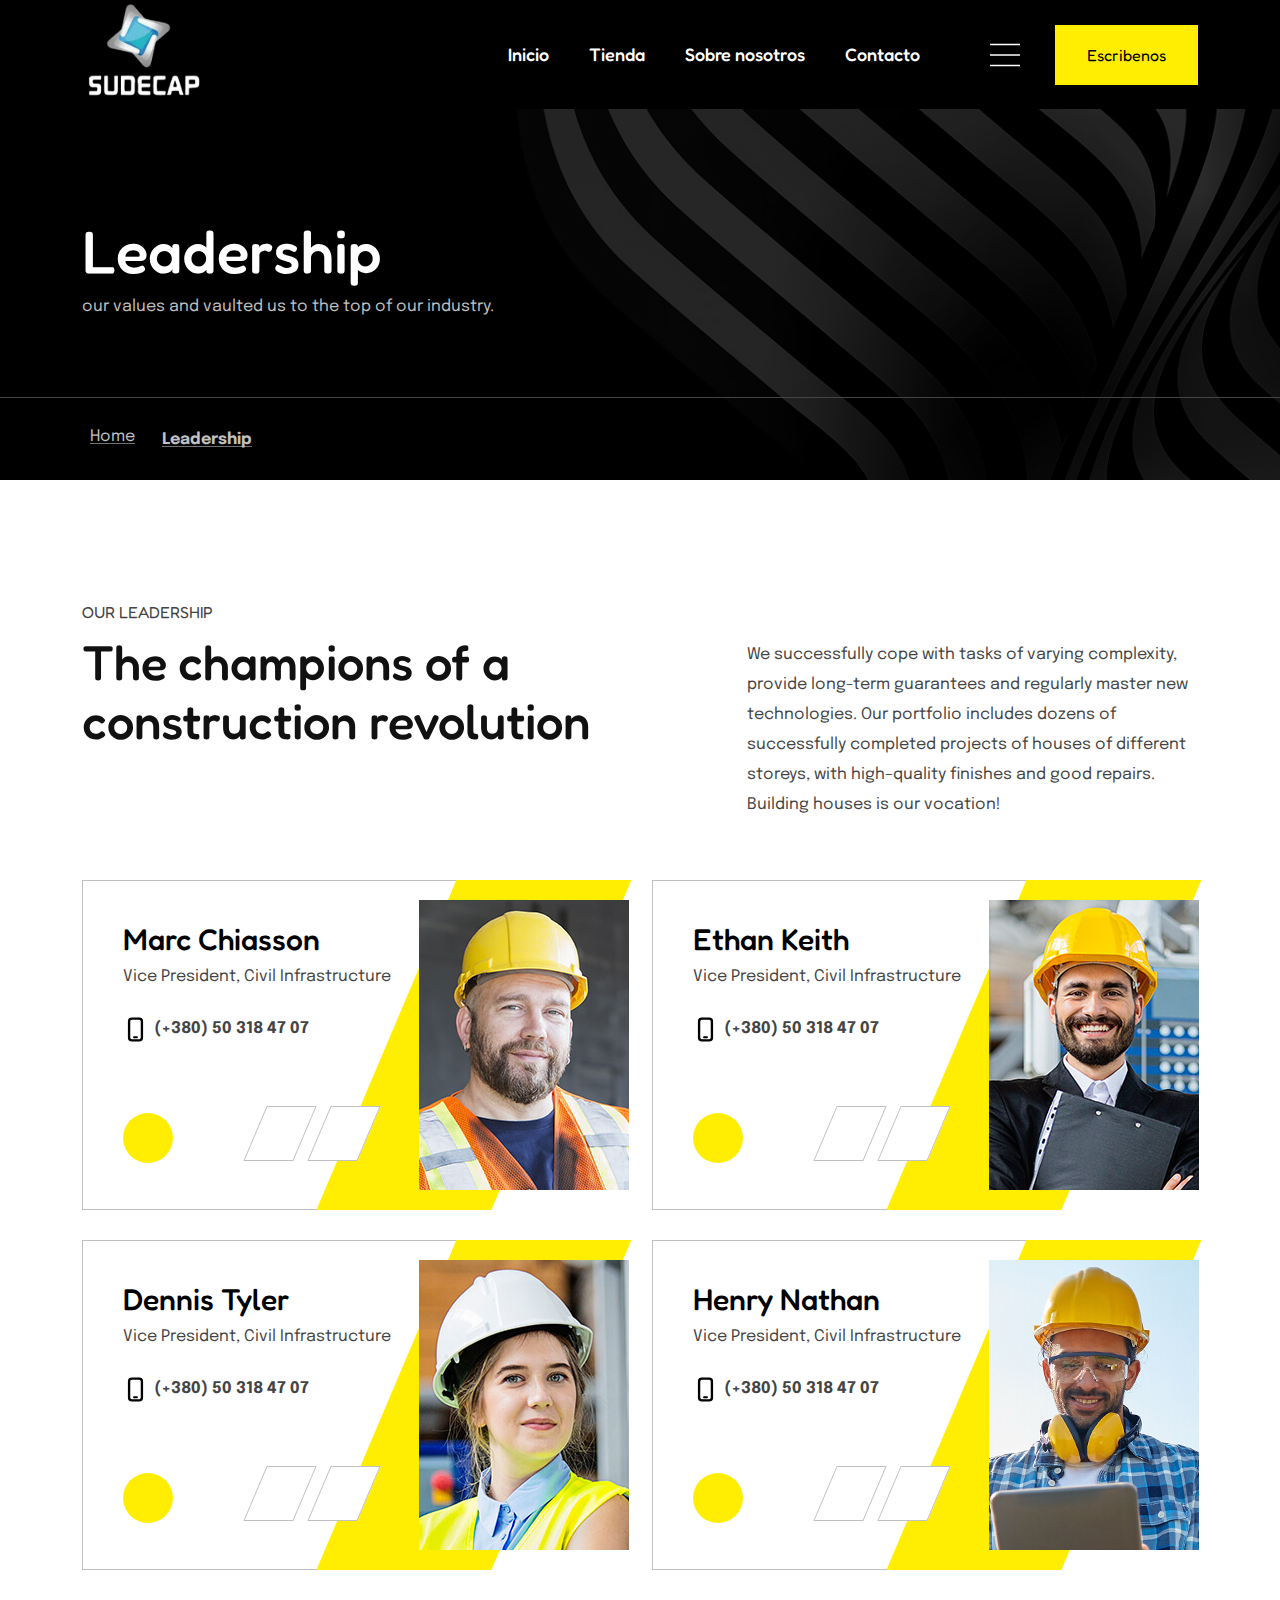
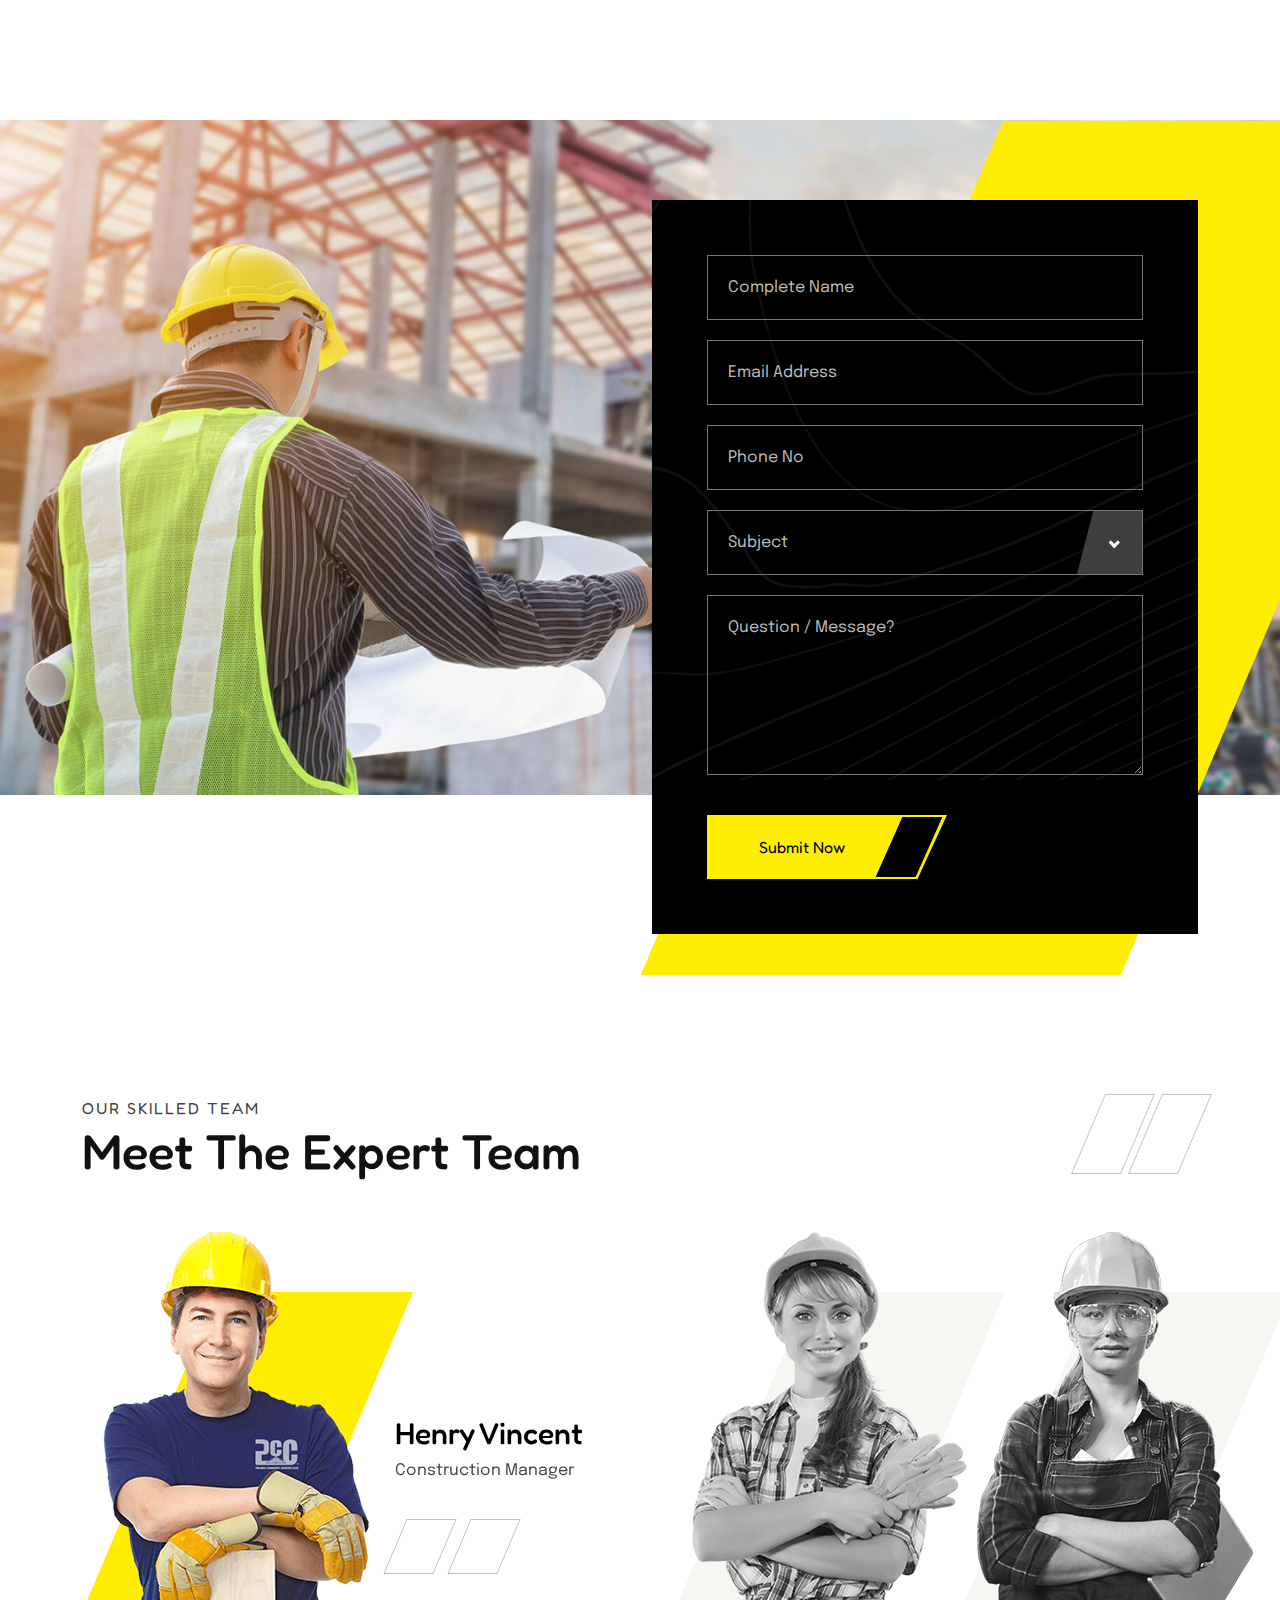
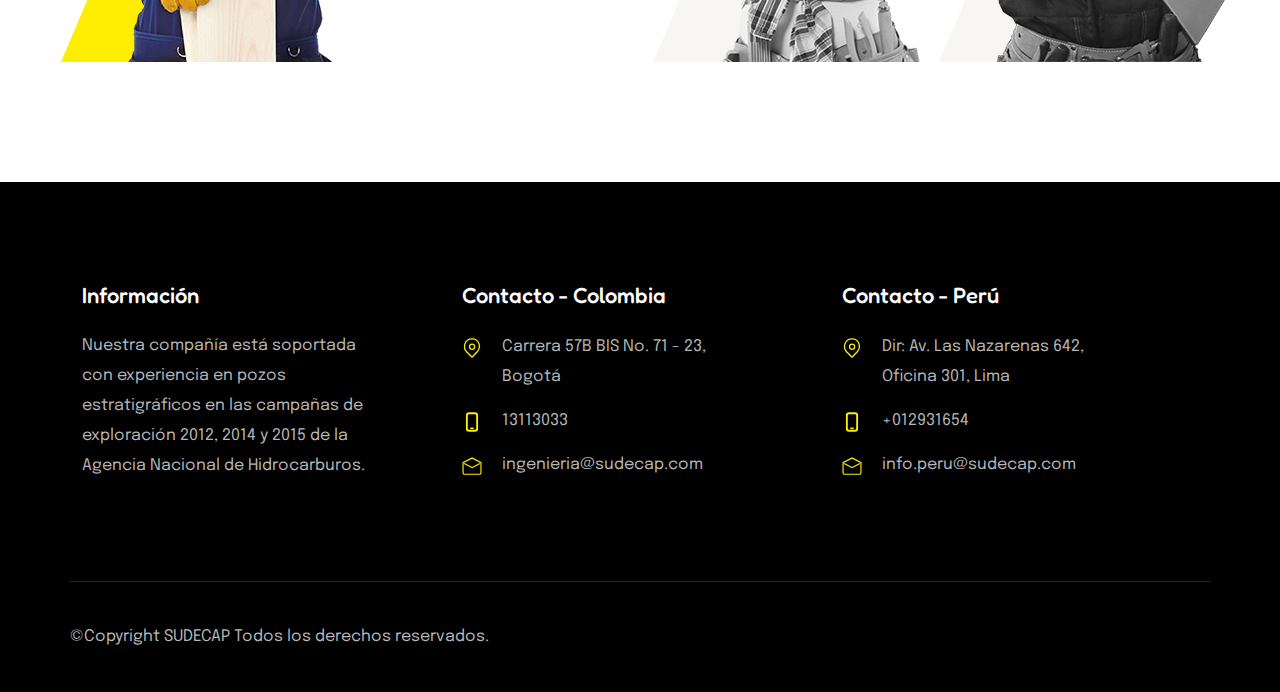
<file: leadership.html>
<!DOCTYPE html>

<html lang="en">


<head>

  <!-- Meta Options -->

  <meta charset="utf-8">

  <meta http-equiv="X-UA-Compatible" content="IE=edge">

  <meta name="viewport" content="width=device-width, initial-scale=1.0" />



  <!-- Title -->

  <title>Leadership</title>



  <!-- Bootstrap -->

  <link rel="stylesheet" type="text/css" href="assets/css/bootstrap.min.css">

  <!-- Favicon -->

  <link rel="icon" type="image/x-icon" href="assets/images/heading-icon.png">

  <!-- Owl Carousal -->

  <link rel="stylesheet" type="text/css" href="assets/css/owl.carousel.min.css">
  <link rel="stylesheet" type="text/css" href="assets/css/owl.theme.default.min.css">

  <!-- Animate on scroll -->

  <link rel="stylesheet" type="text/css" href="assets/css/aos.css">


  <!-- Fancy Box -->

  <link rel="stylesheet" href="assets/css/jquery.fancybox.min.css">

  <!-- Nice Select -->

  <link rel="stylesheet" type="text/css" href="assets/css/nice-select.css">

  <!-- Stylesheet -->

  <link rel="stylesheet" type="text/css" href="assets/css/style.css">


  <!-- Colors -->

  <link rel="stylesheet" type="text/css" href="assets/css/color.css">


  <!-- Responsive -->

  <link rel="stylesheet" type="text/css" href="assets/css/responsive.css">

  <!-- Font Awesome 5 -->

  <script src="assets/js/27a041baf1.js" crossorigin="anonymous"></script>

</head>
 
<body>
    <!-- Loader Start -->
  <div class="preloader"> 
    <figure>
      <img src="assets/images/Builty-Logo-Black-Home.svg" alt="Image"> 
    </figure>
  </div>
  <!-- Loader End -->

  <!-- Header Style One Start -->
  <header class="header-style-one" >
    <div class="container">
      <div class="row">
        <div class="desktop-nav" id="stickyHeader">
          <div class="container">
            <div class="row">
              <div class="col-lg-12">
                <div class="d-flex-all justify-content-between">
                  <div class="header-logo">
                    <a href="index.html">
                      <figure>
                        <img src="assets/images/Builty-Logo.svg" alt="logoo">
                      </figure>
                    </a>
                  </div>
                  <div class="nav-bar">
                    <ul>
                      <li class="menu-item-has-children">
                        <a href="javascript:void(0)">Home</a>
                        <ul class="sub-menu">
                          <li><a href="index.html">Home One</a></li>
                          <li><a href="index-2.html">Home Two</a></li>
                          <li><a href="index-3.html">Home Three</a></li>
                        </ul>
                      </li>
                      <li class="menu-item-has-children">
                        <a href="javascript:void(0)">About</a>
                        <ul class="sub-menu">
                          <li><a href="about.html">About Company</a></li>
                          <li><a href="core-values.html">Core Values</a></li>
                          <li><a href="leadership.html">Leadership</a></li>
                          <li><a href="history.html">History</a></li>
                        </ul>
                      </li>
                      <li class="menu-item-has-children"><a href="JavaScript:void(0)">Shop</a>
                        <ul class="sub-menu">
                          <li class="menu-item-has-children">
                            <a href="javascript:void(0)">Our Products</a>
                            <ul class="sub-menu">
                              <li><a href="product-list.html">Product List</a></li>
                              <li><a href="product-grid.html">Product Grid</a></li>
                            </ul>
                          </li>
                          <li><a href="product-detail.html">Product Details</a></li>
                          <li><a href="cart.html">Shop Cart</a></li>
                          <li><a href="checkout.html">Cart Checkout</a></li>
                        </ul>
                      </li>
                      <li class="menu-item-has-children"><a href="JavaScript:void(0)">Pages</a>
                        <ul class="sub-menu">
                          <li class="menu-item-has-children">
                            <a href="javascript:void(0)">Services</a>
                            <ul class="sub-menu">
                              <li><a href="services.html">what we do</a></li>
                              <li><a href="service-detail.html">Service Detail</a></li>
                            </ul>
                          </li>
                          <li class="menu-item-has-children">
                            <a href="javascript:void(0)">Projects</a>
                            <ul class="sub-menu">
                              <li><a href="our-projects-1.html">Our Projects One</a></li>
                              <li><a href="our-projects-2.html">Our Projects Two</a></li>
                              <li><a href="project-detail.html">Project Detail</a></li>
                            </ul>
                          </li>
                          <li class="menu-item-has-children">
                            <a href="javascript:void(0)">Team</a>
                            <ul class="sub-menu">
                              <li><a href="our-team.html">Our Team</a></li>
                              <li><a href="team-detail.html">Team Detail</a></li>
                            </ul>
                          </li>
                          <li><a href="login.html">Login & Register</a></li>
                        </ul>
                      </li>
                      <li class="menu-item-has-children">
                        <a href="javascript:void(0)">News</a>
                        <ul class="sub-menu">
                          <li><a href="our-blog-1.html">Our Blog One</a></li>
                          <li><a href="our-blog-2.html">Our Blog Two</a></li>
                          <li><a href="blog-detail.html">Blog Detail</a></li>
                        </ul>
                      </li>
                      <li>
                        <a href="contact.html">Contact</a>
                      </li>
                    </ul>
                    <div class="extras">
                      <a href="javascript:void(0)" id="mobile-menu" class="menu-start">
                        <svg id="ham-menu" viewBox="0 0 100 100"> <path class="line line1" d="M 20,29.000046 H 80.000231 C 80.000231,29.000046 94.498839,28.817352 94.532987,66.711331 94.543142,77.980673 90.966081,81.670246 85.259173,81.668997 79.552261,81.667751 75.000211,74.999942 75.000211,74.999942 L 25.000021,25.000058" /> <path class="line line2" d="M 20,50 H 80" /> <path class="line line3" d="M 20,70.999954 H 80.000231 C 80.000231,70.999954 94.498839,71.182648 94.532987,33.288669 94.543142,22.019327 90.966081,18.329754 85.259173,18.331003 79.552261,18.332249 75.000211,25.000058 75.000211,25.000058 L 25.000021,74.999942" /> </svg>
                      </a>
                      <a href="javascript:void(0)" id="desktop-menu" class="menu-start">
                        <svg id="ham-menue" viewBox="0 0 100 100"> <path class="line line1" d="M 20,29.000046 H 80.000231 C 80.000231,29.000046 94.498839,28.817352 94.532987,66.711331 94.543142,77.980673 90.966081,81.670246 85.259173,81.668997 79.552261,81.667751 75.000211,74.999942 75.000211,74.999942 L 25.000021,25.000058" /> <path class="line line2" d="M 20,50 H 80" /> <path class="line line3" d="M 20,70.999954 H 80.000231 C 80.000231,70.999954 94.498839,71.182648 94.532987,33.288669 94.543142,22.019327 90.966081,18.329754 85.259173,18.331003 79.552261,18.332249 75.000211,25.000058 75.000211,25.000058 L 25.000021,74.999942" /> </svg>
                      </a>
                      <a href="tel:+02101283492" class="theme-btn">+021 01283492 
                        <i>
                          <svg xmlns="http://www.w3.org/2000/svg" xmlns:xlink="http://www.w3.org/1999/xlink" width="40" height="62" viewBox="0 0 40 62">
                          <defs>
                            <clipPath id="saddasdasdasdasda">
                              <rect width="40" height="62"/>
                            </clipPath>
                          </defs>
                          <g id="Mobisdfle" clip-path="url(#saddasdasdasdasda)">
                            <path id="Path_125" data-name="Path 1" d="M10,6a4,4,0,0,0-4,4V50a4,4,0,0,0,4,4H28a4,4,0,0,0,4-4V10a4,4,0,0,0-4-4H10m0-6H28A10,10,0,0,1,38,10V50A10,10,0,0,1,28,60H10A10,10,0,0,1,0,50V10A10,10,0,0,1,10,0Z" transform="translate(1 1)"/>
                            <path id="Path_4342" data-name="Path 2" d="M2.5,0h7a2.5,2.5,0,0,1,0,5h-7a2.5,2.5,0,0,1,0-5Z" transform="translate(14 48)"/>
                          </g>
                        </svg>
                        </i>
                      </a>
                    </div>
                  </div>
                </div>
              </div>
            </div>
          </div>
        </div>
        <div class="mobile-nav" id="mobile-nav">
          <div class="res-log">
            <a href="index.html">
              <img src="assets/images/Builty-Logo.svg" alt="Responsive Logo">
            </a>
          </div>
          <ul>
            <li class="menu-item-has-children">
              <a href="javascript:void(0)">Home</a>
              <ul class="sub-menu">
                <li><a href="index.html">Home One</a></li>
                <li><a href="index-2.html">Home Two</a></li>
                <li><a href="index-3.html">Home Three</a></li>
              </ul>
            </li>
            <li class="menu-item-has-children">
              <a href="javascript:void(0)">About</a>
              <ul class="sub-menu">
                <li><a href="about.html">About Company</a></li>
                <li><a href="core-values.html">Core Values</a></li>
                <li><a href="leadership.html">Leadership</a></li>
                <li><a href="history.html">History</a></li>
              </ul>
            </li>
            <li class="menu-item-has-children"><a href="JavaScript:void(0)">Shop</a>
              <ul class="sub-menu">
                <li class="menu-item-has-children">
                  <a href="javascript:void(0)">Our Products</a>
                  <ul class="sub-menu">
                    <li><a href="product-list.html">Product List</a></li>
                    <li><a href="product-grid.html">Product Grid</a></li>
                  </ul>
                </li>
                <li><a href="product-detail.html">Product Details</a></li>
                <li><a href="cart.html">Shop Cart</a></li>
                <li><a href="checkout.html">Cart Checkout</a></li>
              </ul>
            </li>
            <li class="menu-item-has-children"><a href="JavaScript:void(0)">Pages</a>
              <ul class="sub-menu">
                <li class="menu-item-has-children">
                  <a href="javascript:void(0)">Services</a>
                  <ul class="sub-menu">
                    <li><a href="services.html">what we do</a></li>
                    <li><a href="service-detail.html">Service Detail</a></li>
                  </ul>
                </li>
                <li class="menu-item-has-children">
                  <a href="javascript:void(0)">Projects</a>
                  <ul class="sub-menu">
                    <li><a href="our-projects-1.html">Our Projects One</a></li>
                    <li><a href="our-projects-2.html">Our Projects Two</a></li>
                    <li><a href="project-detail.html">Project Detail</a></li>
                  </ul>
                </li>
                <li class="menu-item-has-children">
                  <a href="javascript:void(0)">Team</a>
                  <ul class="sub-menu">
                    <li><a href="our-team.html">Our Team</a></li>
                    <li><a href="team-detail.html">Team Detail</a></li>
                  </ul>
                </li>
                <li><a href="login.html">Login & Register</a></li>
              </ul>
            </li>
            <li class="menu-item-has-children">
              <a href="javascript:void(0)">News</a>
              <ul class="sub-menu">
                <li><a href="our-blog-1.html">Our Blog One</a></li>
                <li><a href="our-blog-2.html">Our Blog Two</a></li>
                <li><a href="blog-detail.html">Blog Detail</a></li>
              </ul>
            </li>
            <li>
              <a href="contact.html">Contact</a>
            </li>
          </ul>
          <a href="JavaScript:void(0)" id="res-cross"></a>
        </div>
        <div class="mobile-nav desktop-menu">
          <h2>We Build Building and Great Homes.</h2>
          <p class="des">We successfully cope with tasks of varying complexity, provide long-term guarantees and regularly master new technologies.</p>
          <figure>
            <img src="assets/images/desktop-menu-img.jpg" alt="Desktop Menu Image">
          </figure>
          <h3>Get in touch</h3>
          <p class="num">(+380) 50 318 47 07</p>
          <p class="adrs">65 Allerton Street 901 N Pitt Str, Suite 170, VA 22314, USA</p>
          <div class="social-medias">
              <a href="javascript:void(0)">Facebook</a>
              <a href="javascript:void(0)">Twitter</a>
              <a href="javascript:void(0)">Linkedin</a>
            </div>
        </div>
      </div>
    </div>
  </header>
  <!-- Header Style One End -->

  <!-- Banner Style One Start -->
  <section class="banner-style-one">
    <div class="parallax" style="background-image: url(assets/images/pattren-3.png);"></div>
    <div class="container">
      <div class="row">
        <div class="banner-details">
          <h2>Leadership</h2>
          <p>our values and vaulted us to the top of our industry.</p>
        </div>
      </div>
    </div>
    <div class="breadcrums">
      <div class="container">
        <div class="row">
          <ul>
            <li>
              <a href="index.html">
                <i class="fa-solid fa-house"></i>
                <p>Home</p>
              </a>
            </li>
            <li class="current">
              <p>Leadership</p>
            </li>
          </ul>
        </div>
      </div>
    </div>
  </section>
  <!-- Banner Style One End -->

  <!-- Team Style Two (Revolution) Start -->
  <section class="gap team-style-two revolution">
    <div class="container">
      <div class="row space">
        <div class="col-lg-7">
          <div class="head">
            <span>Our Leadership</span>
            <h2>The champions of a construction revolution</h2>
          </div>
        </div>
        <div class="col-lg-5">
          <div class="head">
            <p>We successfully cope with tasks of varying complexity, provide long-term guarantees and regularly master new technologies. Our portfolio includes dozens of successfully completed projects of houses of different storeys, with high–quality finishes and good repairs. Building houses is our vocation!</p>
          </div>
        </div>
      </div>
    </div>
    <div class="container">
      <div class="row">
        <div class="col-lg-6 col-md-6" >
          <div class="team-data">
            <h3><a href="team-detail.html">Marc Chiasson</a></h3>
            <p>Vice President, Civil Infrastructure</p>
            <div class="contact">
              <span>
                <svg xmlns="http://www.w3.org/2000/svg" xmlns:xlink="http://www.w3.org/1999/xlink" width="40" height="62" viewBox="0 0 40 62">
                  <defs>
                    <clipPath id="thfrd">
                      <rect width="40" height="62"/>
                    </clipPath>
                  </defs>
                  <g id="sghkogd" clip-path="url(#thfrd)">
                    <path id="Path_1fghddddgsfdffsdfs" data-name="Path 1" d="M10,6a4,4,0,0,0-4,4V50a4,4,0,0,0,4,4H28a4,4,0,0,0,4-4V10a4,4,0,0,0-4-4H10m0-6H28A10,10,0,0,1,38,10V50A10,10,0,0,1,28,60H10A10,10,0,0,1,0,50V10A10,10,0,0,1,10,0Z" transform="translate(1 1)"/>
                    <path id="Path_24fsdfsd32r" data-name="Path 2" d="M2.5,0h7a2.5,2.5,0,0,1,0,5h-7a2.5,2.5,0,0,1,0-5Z" transform="translate(14 48)"/>
                  </g>
                </svg>
              </span>
              <p>(+380) 50 318 47 07</p>
            </div>
            <div class="team-social-medias">
              <a href="team-detail.html">
                <i class="fa-solid fa-arrow-up-long"></i>
              </a>
              <div class="team-social-media">
                <a class="fb icon" href="#">
                  <i class="fa-brands fa-facebook-f"></i>
                </a>
                <a class="tw icon" href="#">
                  <i class="fa-brands fa-twitter"></i>
                </a>
              </div>
            </div>
            <figure class="team-image">
              <img src="assets/images/team-4.jpg" alt="Team Image 1">
            </figure>
          </div>
        </div>
        <div class="col-lg-6 col-md-6" >
          <div class="team-data">
            <h3><a href="team-detail.html">Ethan Keith</a></h3>
            <p>Vice President, Civil Infrastructure</p>
            <div class="contact">
              <span>
                <svg xmlns="http://www.w3.org/2000/svg" xmlns:xlink="http://www.w3.org/1999/xlink" width="40" height="62" viewBox="0 0 40 62">
                  <defs>
                    <clipPath id="sdfsdfsdaa">
                      <rect width="40" height="62"/>
                    </clipPath>
                  </defs>
                  <g id="Mobsdfsdwss3fdile" clip-path="url(#sdfsdfsdaa)">
                    <path id="Path_1fghdgsfdffsss" data-name="Path 1" d="M10,6a4,4,0,0,0-4,4V50a4,4,0,0,0,4,4H28a4,4,0,0,0,4-4V10a4,4,0,0,0-4-4H10m0-6H28A10,10,0,0,1,38,10V50A10,10,0,0,1,28,60H10A10,10,0,0,1,0,50V10A10,10,0,0,1,10,0Z" transform="translate(1 1)"/>
                    <path id="Path_24ghfsd32r" data-name="Path 2" d="M2.5,0h7a2.5,2.5,0,0,1,0,5h-7a2.5,2.5,0,0,1,0-5Z" transform="translate(14 48)"/>
                  </g>
                </svg>
              </span>
              <p>(+380) 50 318 47 07</p>
            </div>
            <div class="team-social-medias">
              <a href="team-detail.html">
                <i class="fa-solid fa-arrow-up-long"></i>
              </a>
              <div class="team-social-media">
                <a class="fb icon" href="#">
                  <i class="fa-brands fa-facebook-f"></i>
                </a>
                <a class="tw icon" href="#">
                  <i class="fa-brands fa-twitter"></i>
                </a>
              </div>
            </div>
            <figure class="team-image">
              <img src="assets/images/team-5.jpg" alt="Team Image 2">
            </figure>
          </div>
        </div>
        <div class="col-lg-6 col-md-6" >
          <div class="team-data">
            <h3><a href="team-detail.html">Dennis Tyler</a></h3>
            <p>Vice President, Civil Infrastructure</p>
            <div class="contact">
              <span>
                <svg xmlns="http://www.w3.org/2000/svg" xmlns:xlink="http://www.w3.org/1999/xlink" width="40" height="62" viewBox="0 0 40 62">
                  <defs>
                    <clipPath id="sdfsdfsas">
                      <rect width="40" height="62"/>
                    </clipPath>
                  </defs>
                  <g id="Mobsdsdffsdw3ile" clip-path="url(#sdfsdfsas)">
                    <path id="Path_1fghddddsdfgsfdffs" data-name="Path 1" d="M10,6a4,4,0,0,0-4,4V50a4,4,0,0,0,4,4H28a4,4,0,0,0,4-4V10a4,4,0,0,0-4-4H10m0-6H28A10,10,0,0,1,38,10V50A10,10,0,0,1,28,60H10A10,10,0,0,1,0,50V10A10,10,0,0,1,10,0Z" transform="translate(1 1)"/>
                    <path id="Pa32r" data-name="Path 2" d="M2.5,0h7a2.5,2.5,0,0,1,0,5h-7a2.5,2.5,0,0,1,0-5Z" transform="translate(14 48)"/>
                  </g>
                </svg>
              </span>
              <p>(+380) 50 318 47 07</p>
            </div>
            <div class="team-social-medias">
              <a href="team-detail.html">
                <i class="fa-solid fa-arrow-up-long"></i>
              </a>
              <div class="team-social-media">
                <a class="fb icon" href="#">
                  <i class="fa-brands fa-facebook-f"></i>
                </a>
                <a class="tw icon" href="#">
                  <i class="fa-brands fa-twitter"></i>
                </a>
              </div>
            </div>
            <figure class="team-image">
              <img src="assets/images/team-6.jpg" alt="Team Image 1">
            </figure>
          </div>
        </div>
        <div class="col-lg-6 col-md-6" >
          <div class="team-data">
            <h3><a href="team-detail.html">Henry Nathan</a></h3>
            <p>Vice President, Civil Infrastructure</p>
            <div class="contact">
              <span>
                <svg xmlns="http://www.w3.org/2000/svg" xmlns:xlink="http://www.w3.org/1999/xlink" width="40" height="62" viewBox="0 0 40 62">
                  <defs>
                    <clipPath id="sdfv">
                      <rect width="40" height="62"/>
                    </clipPath>
                  </defs>
                  <g id="Mobsdfsdw3fdile" clip-path="url(#sdfv)">
                    <path id="Phsgdfyuh" data-name="Path 1" d="M10,6a4,4,0,0,0-4,4V50a4,4,0,0,0,4,4H28a4,4,0,0,0,4-4V10a4,4,0,0,0-4-4H10m0-6H28A10,10,0,0,1,38,10V50A10,10,0,0,1,28,60H10A10,10,0,0,1,0,50V10A10,10,0,0,1,10,0Z" transform="translate(1 1)"/>
                    <path id="Pad32r" data-name="Path 2" d="M2.5,0h7a2.5,2.5,0,0,1,0,5h-7a2.5,2.5,0,0,1,0-5Z" transform="translate(14 48)"/>
                  </g>
                </svg>
              </span>
              <p>(+380) 50 318 47 07</p>
            </div>
            <div class="team-social-medias">
              <a href="team-detail.html">
                <i class="fa-solid fa-arrow-up-long"></i>
              </a>
              <div class="team-social-media">
                <a class="fb icon" href="#">
                  <i class="fa-brands fa-facebook-f"></i>
                </a>
                <a class="tw icon" href="#">
                  <i class="fa-brands fa-twitter"></i>
                </a>
              </div>
            </div>
            <figure class="team-image">
              <img src="assets/images/team-7.jpg" alt="Team Image 2">
            </figure>
          </div>
        </div>
      </div>
    </div>
  </section>
  <!-- Team Style Two (Revolution) End -->

  <!-- Contact Form Two Start -->
  <div class="contact-form-one contact-form-two">
    <div class="parallax" style="background-image: url(assets/images/contact-form-2-img.jpg);"></div>
    <div class="container">
      <div class="row align-items-center">
        <div class="col-lg-6 col-md-12">
        </div>
        <div class="col-lg-6 col-md-12">
          <div class="c-form-2">
            <div class="parallax" style="background-image: url(assets/images/pattren.png);"></div>
            <form>
              <div class="row g-0">
                <input type="text" class="form-control" id="exampleInputText1"  placeholder="Complete Name">
              </div>
              <div class="row g-0">
                <input type="email" class="form-control" id="exampleInputEmail1"  placeholder="Email Address">
              </div>
              <div class="row g-0">
                <input type="number" class="form-control" id="exampleInputPassword1" placeholder="Phone No">
              </div>
              <div class="row g-0">
                <select id="inputState-1" class="form-control">
                  <option selected>Subject</option>
                  <option>Subject 1</option>
                  <option>Subject 2</option>
                  <option>Subject 3</option>
                </select>
              </div>
              <div class="row g-0">
                <textarea placeholder="Question / Message?"></textarea>
              </div>
              <button type="submit" class="theme-btn">Submit Now <i class="fa-solid fa-angles-right"></i></button>
            </form>
          </div>
        </div>
      </div>
    </div>
  </div>
  <!-- Contact Form Two End -->

  <!-- Team Style One Start -->
  <section class="gap team-style-one">
    <div class="heading-style-2">
      <div class="container">
        <div class="row align-items-center">
          <div class="col-lg-6 col-md-8">
            <div class="data">
              <span>Our Skilled Team</span>
              <h2>Meet The Expert Team</h2>
            </div>
          </div> 
          <div class="col-lg-6 col-md-4">
            <div class="team-slider-nav">
              
            </div>
          </div>         
        </div>
      </div>
    </div>
    <div class="container">
      <div class="row">
        <div class="col-lg-12">
          <div class="team-slider owl-carousel">
            <div class="team-data">
              <div class="team-image">
                <figure>
                  <img src="assets/images/team-3.png" alt="team-3">
                </figure>
              </div>
              <div class="team-info">
                <h3>Harald Gindl, MBA</h3>
                <p>Head Railway Construction</p>
                <div class="team-social-media">
                  <a class="fb icon" href="#">
                    <i class="fa-brands fa-facebook-f"></i>
                  </a>
                  <a class="tw icon" href="#">
                    <i class="fa-brands fa-twitter"></i>
                  </a>
                </div>
              </div>
            </div>
            <div class="team-data">
              <div class="team-image">
                <figure>
                  <img src="assets/images/team-1.png" alt="team-1">
                </figure>
              </div>
              <div class="team-info">
                <h3>Edward Jeffrey</h3>
                <p>Finance Department</p>
                <div class="team-social-media">
                  <a class="fb icon" href="#">
                    <i class="fa-brands fa-facebook-f"></i>
                  </a>
                  <a class="tw icon" href="#">
                    <i class="fa-brands fa-twitter"></i>
                  </a>
                </div>
              </div>
            </div>
            <div class="team-data">
              <div class="team-image">
                <figure>
                  <img src="assets/images/team-2.png" alt="team-2">
                </figure>
              </div>
              <div class="team-info">
                <h3>Nicholas Larry</h3>
                <p>Railway Manager</p>
                <div class="team-social-media">
                  <a class="fb icon" href="#">
                    <i class="fa-brands fa-facebook-f"></i>
                  </a>
                  <a class="tw icon" href="#">
                    <i class="fa-brands fa-twitter"></i>
                  </a>
                </div>
              </div>
            </div>
            <div class="team-data">
              <div class="team-image">
                <figure>
                  <img src="assets/images/team-3.png" alt="team-3">
                </figure>
              </div>
              <div class="team-info">
                <h3>Stephen</h3>
                <p>Creative Worker</p>
                <div class="team-social-media">
                  <a class="fb icon" href="#">
                    <i class="fa-brands fa-facebook-f"></i>
                  </a>
                  <a class="tw icon" href="#">
                    <i class="fa-brands fa-twitter"></i>
                  </a>
                </div>
              </div>
            </div>
            <div class="team-data">
              <div class="team-image">
                <figure>
                  <img src="assets/images/team-1.png" alt="team-1">
                </figure>
              </div>
              <div class="team-info">
                <h3>Eric Scot</h3>
                <p>Cheif Railway Construction</p>
                <div class="team-social-media">
                  <a class="fb icon" href="#">
                    <i class="fa-brands fa-facebook-f"></i>
                  </a>
                  <a class="tw icon" href="#">
                    <i class="fa-brands fa-twitter"></i>
                  </a>
                </div>
              </div>
            </div>
            <div class="team-data">
              <div class="team-image">
                <figure>
                  <img src="assets/images/team-2.png" alt="team-2">
                </figure>
              </div>
              <div class="team-info">
                <h3>Alexander</h3>
                <p>Head Railway Construction</p>
                <div class="team-social-media">
                  <a class="fb icon" href="#">
                    <i class="fa-brands fa-facebook-f"></i>
                  </a>
                  <a class="tw icon" href="#">
                    <i class="fa-brands fa-twitter"></i>
                  </a>
                </div>
              </div>
            </div>
            <div class="team-data">
              <div class="team-image">
                <figure>
                  <img src="assets/images/team-3.png" alt="team-3">
                </figure>
              </div>
              <div class="team-info">
                <h3>Jose Tyler</h3>
                <p>HR Department</p>
                <div class="team-social-media">
                  <a class="fb icon" href="#">
                    <i class="fa-brands fa-facebook-f"></i>
                  </a>
                  <a class="tw icon" href="#">
                    <i class="fa-brands fa-twitter"></i>
                  </a>
                </div>
              </div>
            </div>
            <div class="team-data">
              <div class="team-image">
                <figure>
                  <img src="assets/images/team-2.png" alt="team-2">
                </figure>
              </div>
              <div class="team-info">
                <h3>Henry Vincent</h3>
                <p>Construction Manager</p>
                <div class="team-social-media">
                  <a class="fb icon" href="#">
                    <i class="fa-brands fa-facebook-f"></i>
                  </a>
                  <a class="tw icon" href="#">
                    <i class="fa-brands fa-twitter"></i>
                  </a>
                </div>
              </div>
            </div>
          </div>
        </div>
      </div>
    </div>
  </section>
  <!-- Team Style One End -->



  <!-- Footer Style One Start -->
  <footer class="footer-style-one">
    <div class="footer-p-1">
      <div class="container">
        <div class="row">
          <div class="footer-first">
            <div class="footer-logo">
              <a href="index.html">
                <img src="assets/images/Builty-Logo.svg" alt="Footer Logo">
              </a>
            </div>
            <div class="contact-info d-flex-all">
              <div class="images d-flex-all justify-content-start">
                <figure>
                  <img src="assets/images/blog-author-img.jpg" alt="Contact Images">
                </figure>
                <figure>
                  <img src="assets/images/blog-author-img-2.jpg" alt="Contact Images">
                </figure>
              </div>
              <p>Sales representative <span>+1 (251) 344 0 66</span> free call !</p>
            </div>
            <a href="contact.html" class="theme-btn">Get a Consultation <i class="fa-solid fa-angles-right"></i></a>
          </div>
        </div>
      </div>
    </div>
    <div class="footer-p-2">
      <div class="container">
        <div class="row">
          <div class="col-lg-4">
            <div class="footer-col">
              <h3>Information</h3>
              <p>We successfully cope with tasks of varying complexity, provide long-term guarantees and regularly master new technologies.</p>
            </div>
          </div>
          <div class="col-lg-4">
            <div class="footer-col">
              <h3>Contact</h3>
              <ul>
                <li>
                  <svg xmlns="http://www.w3.org/2000/svg" xmlns:xlink="http://www.w3.org/1999/xlink" width="79" height="94" viewBox="0 0 79 94"> <defs> <clipPath id="clip-location_B"> <rect width="79" height="94"/> </clipPath> </defs> <g id="location_B" data-name="location B" clip-path="url(#clip-location_B)"> <path id="Path_121" data-name="Path 1" d="M962.855,575.375a3,3,0,0,1-2.1-.861l-26.263-25.826c-11.03-11.993-13.791-27.653-7.492-42a38.334,38.334,0,0,1,34.959-23.117l1.346.009c15.262,0,27.868,8.452,33.722,22.609,6.152,14.878,3.046,31.554-7.912,42.485-.528.555-24.064,25.75-24.064,25.75a3,3,0,0,1-2.129.951Zm-.9-85.8A31.924,31.924,0,0,0,932.49,509.1c-5.313,12.1-2.954,25.342,6.31,35.419l23.963,23.559c15.027-16.085,20.179-21.585,22.274-23.488l-.164-.165c9.233-9.209,11.825-23.318,6.605-35.944a29.677,29.677,0,0,0-28.177-18.9Z" transform="translate(-922.725 -482.15)"/> <path id="Path_23" data-name="Path 2" d="M15,6a9,9,0,1,0,9,9,9.01,9.01,0,0,0-9-9m0-6A15,15,0,1,1,0,15,15,15,0,0,1,15,0Z" transform="translate(25 26)"/> </g> </svg>
                  <p>901 N Pitt Str., Suite 170, VA 22314, USA</p>
                </li>
                <li>
                  <svg xmlns="http://www.w3.org/2000/svg" xmlns:xlink="http://www.w3.org/1999/xlink" width="40" height="62" viewBox="0 0 40 62"> <defs> <clipPath id="dasdasdasd"> <rect width="40" height="62"/> </clipPath> </defs> <g id="Mobsdfsdfsdfsdfile" clip-path="url(#dasdasdasd)"> <path id="Path_331" data-name="Path 1" d="M10,6a4,4,0,0,0-4,4V50a4,4,0,0,0,4,4H28a4,4,0,0,0,4-4V10a4,4,0,0,0-4-4H10m0-6H28A10,10,0,0,1,38,10V50A10,10,0,0,1,28,60H10A10,10,0,0,1,0,50V10A10,10,0,0,1,10,0Z" transform="translate(1 1)"/> <path id="Path_2" data-name="Path 2" d="M2.5,0h7a2.5,2.5,0,0,1,0,5h-7a2.5,2.5,0,0,1,0-5Z" transform="translate(14 48)"/> </g> </svg>
                  <p>(+380) 50 318 47 07</p>
                </li>
                <li>
                  <svg xmlns="http://www.w3.org/2000/svg" xmlns:xlink="http://www.w3.org/1999/xlink" width="102" height="93" viewBox="0 0 102 93"> <defs> <clipPath id="clip-Email_B"> <rect width="102" height="93"/> </clipPath> </defs> <g id="Email_B" data-name="Email B" clip-path="url(#clip-Email_B)"> <path id="Path_1444" data-name="Path 1" d="M969.85,550.4,927.766,528.2l2.8-5.307,39.229,20.7,37.712-20.677,2.885,5.261Z" transform="translate(-918 -492)"/> <path id="Path_24" data-name="Path 2" d="M969.562,494.385l48.391,25.361,0,1.818c-.023,17.272-.043,42.814-.012,47.124l.012.024v.709c0,5.426-1.516,9.425-4.508,11.885a10.4,10.4,0,0,1-6.575,2.344l-75.5-.016c-3.557.071-5.965-.931-7.717-2.752-2.4-2.5-3.517-6.391-3.317-11.577l.065-1.194c.116-5.315.029-29.954-.067-46.535l-.011-1.842Zm42.386,28.988-42.411-22.227-43.2,22.238c.189,32.939.239,42.8-.143,46.148l.13.005c-.168,4.351.8,6.309,1.645,7.185a3.342,3.342,0,0,0,2.458.984l76.043-.071a4.65,4.65,0,0,0,3.16-.963c1.517-1.248,2.319-3.754,2.319-7.25h.09C1011.893,566.689,1011.9,557.566,1011.947,523.373Z" transform="translate(-918 -492)"/> </g> </svg>
                  <p>username@domain.com</p>
                </li>
              </ul>
            </div>
          </div>
          <div class="col-lg-4">
            <div class="footer-col">
              <h3>Newsletter</h3>
              <p>Signup for our weekly newsletter to get the latest news.</p>
              <form>
                <input type="email" name="email" placeholder="Enter your email.">
                <button>
                  <i class="fa-solid fa-arrow-up-long"></i>
                </button>
              </form>
            </div>
          </div>
        </div>
      </div>
    </div>
    <div class="footer-p-3 rights">
      <div class="container">
        <div class="row">
          <div class="footer-col">
            <p>©Copyright ECONOMIC Todos los derechos reservados.</p>
            <div class="social-medias">
              <a href="javascript:void(0)">Facebook</a>
              <a href="javascript:void(0)">Twitter</a>
              <a href="javascript:void(0)">Linkedin</a>
            </div>
          </div>
        </div>
      </div>
    </div>
  </footer>
  <!-- Footer Style One End -->


  <button id="scrollTop" class="scrollTopStick">
    <i class="fa-solid fa-arrow-up"></i>
  </button>

  <!-- Jquery -->

  <script src="assets/js/jquery.min.js"></script>

  <!-- Waypoint -->

  <script src="assets/js/jquery.waypoints.min.js"></script>


  <!-- Counter -->

  <script src="assets/js/jquery.counterup.min.js"></script>

  <!-- Bootstrap Js -->

  <script src="assets/js/bootstrap.min.js"></script>

  <!-- Fancybox Js -->

  <script src="assets/js/jquery.fancybox.min.js"></script>

  <!-- Nice Select Js -->

  <script src="assets/js/jquery.nice-select.js"></script>

  <!-- Animate on scroll Js -->

  <script src="assets/js/aos.js"></script>

  <!-- Owl Carousal Js -->

  <script src="assets/js/owl.carousel.min.js"></script>

  <!-- Custom Js -->

  <script src="assets/js/custom.js"></script>
</body>


</html>
</file>
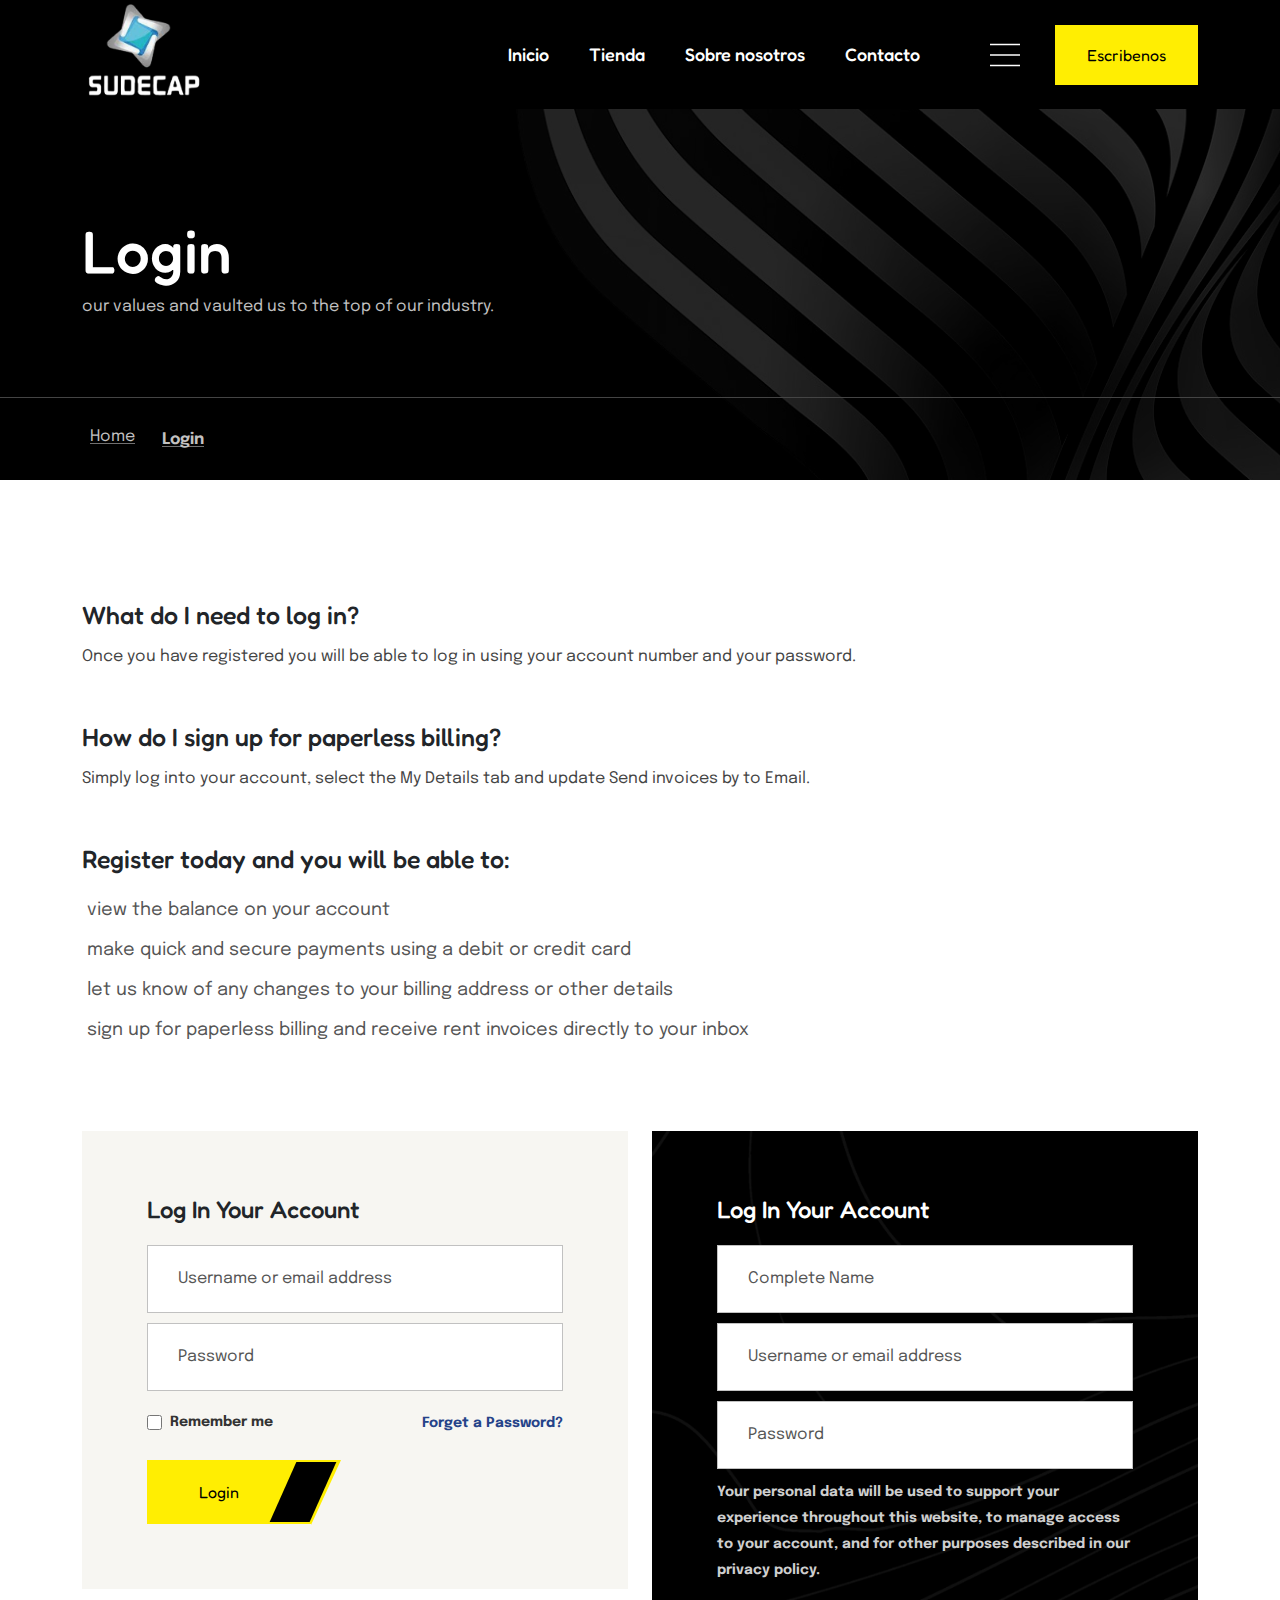
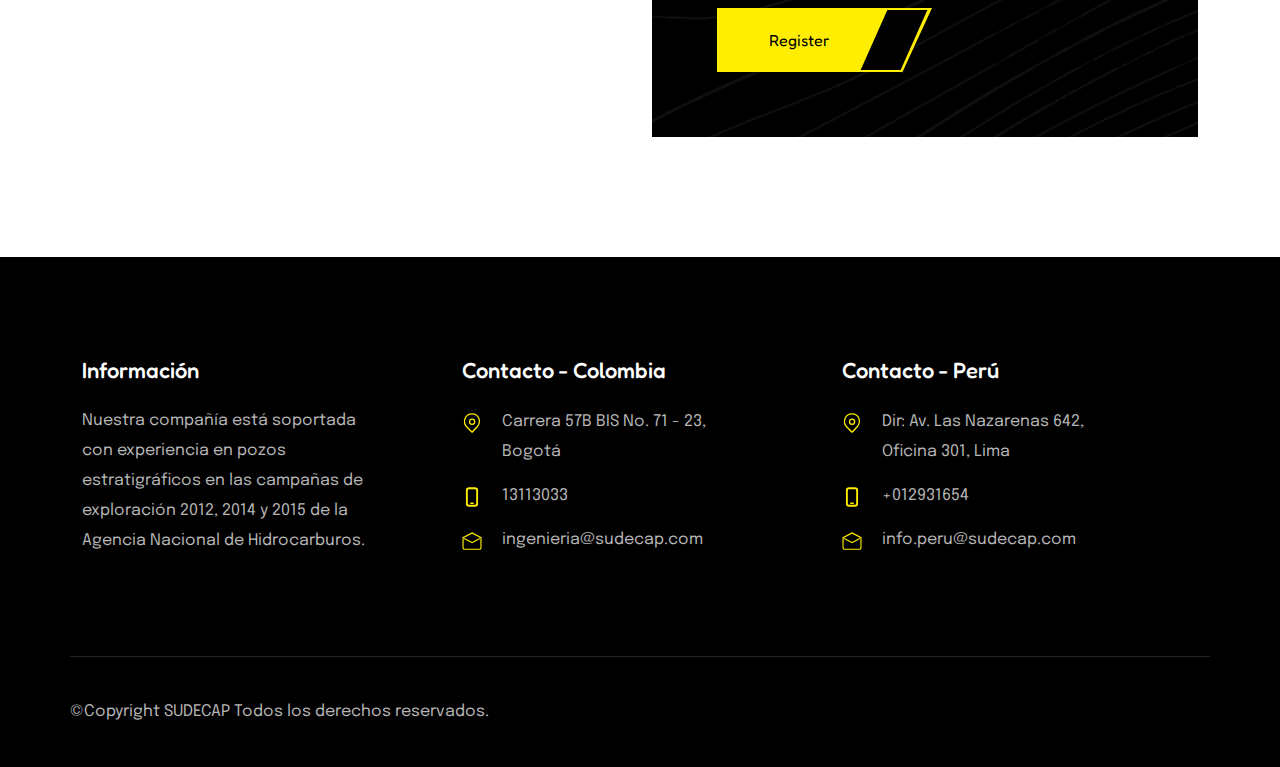
<file: login.html>
<!DOCTYPE html>

<html lang="en">


<head>

  <!-- Meta Options -->

  <meta charset="utf-8">

  <meta http-equiv="X-UA-Compatible" content="IE=edge">

  <meta name="viewport" content="width=device-width, initial-scale=1.0" />



  <!-- Title -->

  <title>Login</title>



  <!-- Bootstrap -->

  <link rel="stylesheet" type="text/css" href="assets/css/bootstrap.min.css">

  <!-- Favicon -->

  <link rel="icon" type="image/x-icon" href="assets/images/heading-icon.png">

  <!-- Owl Carousal -->

  <link rel="stylesheet" type="text/css" href="assets/css/owl.carousel.min.css">
  <link rel="stylesheet" type="text/css" href="assets/css/owl.theme.default.min.css">

  <!-- Animate on scroll -->

  <link rel="stylesheet" type="text/css" href="assets/css/aos.css">


  <!-- Fancy Box -->

  <link rel="stylesheet" href="assets/css/jquery.fancybox.min.css">

  <!-- Nice Select -->

  <link rel="stylesheet" type="text/css" href="assets/css/nice-select.css">

  <!-- Stylesheet -->

  <link rel="stylesheet" type="text/css" href="assets/css/style.css">


  <!-- Colors -->

  <link rel="stylesheet" type="text/css" href="assets/css/color.css">


  <!-- Responsive -->

  <link rel="stylesheet" type="text/css" href="assets/css/responsive.css">

  <!-- Font Awesome 5 -->

  <script src="assets/js/27a041baf1.js" crossorigin="anonymous"></script>

</head>
 
<body>
    <!-- Loader Start -->
  <div class="preloader"> 
    <figure>
      <img src="assets/images/Builty-Logo-Black-Home.svg" alt="Image"> 
    </figure>
  </div>
  <!-- Loader End -->

  <!-- Header Style One Start -->
  <header class="header-style-one" >
    <div class="container">
      <div class="row">
        <div class="desktop-nav" id="stickyHeader">
          <div class="container">
            <div class="row">
              <div class="col-lg-12">
                <div class="d-flex-all justify-content-between">
                  <div class="header-logo">
                    <a href="index.html">
                      <figure>
                        <img src="assets/images/Builty-Logo.svg" alt="logoo">
                      </figure>
                    </a>
                  </div>
                  <div class="nav-bar">
                    <ul>
                      <li class="menu-item-has-children">
                        <a href="javascript:void(0)">Home</a>
                        <ul class="sub-menu">
                          <li><a href="index.html">Home One</a></li>
                          <li><a href="index-2.html">Home Two</a></li>
                          <li><a href="index-3.html">Home Three</a></li>
                        </ul>
                      </li>
                      <li class="menu-item-has-children">
                        <a href="javascript:void(0)">About</a>
                        <ul class="sub-menu">
                          <li><a href="about.html">About Company</a></li>
                          <li><a href="core-values.html">Core Values</a></li>
                          <li><a href="leadership.html">Leadership</a></li>
                          <li><a href="history.html">History</a></li>
                        </ul>
                      </li>
                      <li class="menu-item-has-children"><a href="JavaScript:void(0)">Shop</a>
                        <ul class="sub-menu">
                          <li class="menu-item-has-children">
                            <a href="javascript:void(0)">Our Products</a>
                            <ul class="sub-menu">
                              <li><a href="product-list.html">Product List</a></li>
                              <li><a href="product-grid.html">Product Grid</a></li>
                            </ul>
                          </li>
                          <li><a href="product-detail.html">Product Details</a></li>
                          <li><a href="cart.html">Shop Cart</a></li>
                          <li><a href="checkout.html">Cart Checkout</a></li>
                        </ul>
                      </li>
                      <li class="menu-item-has-children"><a href="JavaScript:void(0)">Pages</a>
                        <ul class="sub-menu">
                          <li class="menu-item-has-children">
                            <a href="javascript:void(0)">Services</a>
                            <ul class="sub-menu">
                              <li><a href="services.html">what we do</a></li>
                              <li><a href="service-detail.html">Service Detail</a></li>
                            </ul>
                          </li>
                          <li class="menu-item-has-children">
                            <a href="javascript:void(0)">Projects</a>
                            <ul class="sub-menu">
                              <li><a href="our-projects-1.html">Our Projects One</a></li>
                              <li><a href="our-projects-2.html">Our Projects Two</a></li>
                              <li><a href="project-detail.html">Project Detail</a></li>
                            </ul>
                          </li>
                          <li class="menu-item-has-children">
                            <a href="javascript:void(0)">Team</a>
                            <ul class="sub-menu">
                              <li><a href="our-team.html">Our Team</a></li>
                              <li><a href="team-detail.html">Team Detail</a></li>
                            </ul>
                          </li>
                          <li><a href="login.html">Login & Register</a></li>
                        </ul>
                      </li>
                      <li class="menu-item-has-children">
                        <a href="javascript:void(0)">News</a>
                        <ul class="sub-menu">
                          <li><a href="our-blog-1.html">Our Blog One</a></li>
                          <li><a href="our-blog-2.html">Our Blog Two</a></li>
                          <li><a href="blog-detail.html">Blog Detail</a></li>
                        </ul>
                      </li>
                      <li>
                        <a href="contact.html">Contact</a>
                      </li>
                    </ul>
                    <div class="extras">
                      <a href="javascript:void(0)" id="mobile-menu" class="menu-start">
                        <svg id="ham-menu" viewBox="0 0 100 100"> <path class="line line1" d="M 20,29.000046 H 80.000231 C 80.000231,29.000046 94.498839,28.817352 94.532987,66.711331 94.543142,77.980673 90.966081,81.670246 85.259173,81.668997 79.552261,81.667751 75.000211,74.999942 75.000211,74.999942 L 25.000021,25.000058" /> <path class="line line2" d="M 20,50 H 80" /> <path class="line line3" d="M 20,70.999954 H 80.000231 C 80.000231,70.999954 94.498839,71.182648 94.532987,33.288669 94.543142,22.019327 90.966081,18.329754 85.259173,18.331003 79.552261,18.332249 75.000211,25.000058 75.000211,25.000058 L 25.000021,74.999942" /> </svg>
                      </a>
                      <a href="javascript:void(0)" id="desktop-menu" class="menu-start">
                        <svg id="ham-menue" viewBox="0 0 100 100"> <path class="line line1" d="M 20,29.000046 H 80.000231 C 80.000231,29.000046 94.498839,28.817352 94.532987,66.711331 94.543142,77.980673 90.966081,81.670246 85.259173,81.668997 79.552261,81.667751 75.000211,74.999942 75.000211,74.999942 L 25.000021,25.000058" /> <path class="line line2" d="M 20,50 H 80" /> <path class="line line3" d="M 20,70.999954 H 80.000231 C 80.000231,70.999954 94.498839,71.182648 94.532987,33.288669 94.543142,22.019327 90.966081,18.329754 85.259173,18.331003 79.552261,18.332249 75.000211,25.000058 75.000211,25.000058 L 25.000021,74.999942" /> </svg>
                      </a>
                      <a href="tel:+02101283492" class="theme-btn">+021 01283492 
                        <i>
                          <svg xmlns="http://www.w3.org/2000/svg" xmlns:xlink="http://www.w3.org/1999/xlink" width="40" height="62" viewBox="0 0 40 62">
                          <defs>
                            <clipPath id="saddasdasdasdasda">
                              <rect width="40" height="62"/>
                            </clipPath>
                          </defs>
                          <g id="Mobisdfle" clip-path="url(#saddasdasdasdasda)">
                            <path id="Path_125" data-name="Path 1" d="M10,6a4,4,0,0,0-4,4V50a4,4,0,0,0,4,4H28a4,4,0,0,0,4-4V10a4,4,0,0,0-4-4H10m0-6H28A10,10,0,0,1,38,10V50A10,10,0,0,1,28,60H10A10,10,0,0,1,0,50V10A10,10,0,0,1,10,0Z" transform="translate(1 1)"/>
                            <path id="Path_4342" data-name="Path 2" d="M2.5,0h7a2.5,2.5,0,0,1,0,5h-7a2.5,2.5,0,0,1,0-5Z" transform="translate(14 48)"/>
                          </g>
                        </svg>
                        </i>
                      </a>
                    </div>
                  </div>
                </div>
              </div>
            </div>
          </div>
        </div>
        <div class="mobile-nav" id="mobile-nav">
          <div class="res-log">
            <a href="index.html">
              <img src="assets/images/Builty-Logo.svg" alt="Responsive Logo">
            </a>
          </div>
          <ul>
            <li class="menu-item-has-children">
              <a href="javascript:void(0)">Home</a>
              <ul class="sub-menu">
                <li><a href="index.html">Home One</a></li>
                <li><a href="index-2.html">Home Two</a></li>
                <li><a href="index-3.html">Home Three</a></li>
              </ul>
            </li>
            <li class="menu-item-has-children">
              <a href="javascript:void(0)">About</a>
              <ul class="sub-menu">
                <li><a href="about.html">About Company</a></li>
                <li><a href="core-values.html">Core Values</a></li>
                <li><a href="leadership.html">Leadership</a></li>
                <li><a href="history.html">History</a></li>
              </ul>
            </li>
            <li class="menu-item-has-children"><a href="JavaScript:void(0)">Shop</a>
              <ul class="sub-menu">
                <li class="menu-item-has-children">
                  <a href="javascript:void(0)">Our Products</a>
                  <ul class="sub-menu">
                    <li><a href="product-list.html">Product List</a></li>
                    <li><a href="product-grid.html">Product Grid</a></li>
                  </ul>
                </li>
                <li><a href="product-detail.html">Product Details</a></li>
                <li><a href="cart.html">Shop Cart</a></li>
                <li><a href="checkout.html">Cart Checkout</a></li>
              </ul>
            </li>
            <li class="menu-item-has-children"><a href="JavaScript:void(0)">Pages</a>
              <ul class="sub-menu">
                <li class="menu-item-has-children">
                  <a href="javascript:void(0)">Services</a>
                  <ul class="sub-menu">
                    <li><a href="services.html">what we do</a></li>
                    <li><a href="service-detail.html">Service Detail</a></li>
                  </ul>
                </li>
                <li class="menu-item-has-children">
                  <a href="javascript:void(0)">Projects</a>
                  <ul class="sub-menu">
                    <li><a href="our-projects-1.html">Our Projects One</a></li>
                    <li><a href="our-projects-2.html">Our Projects Two</a></li>
                    <li><a href="project-detail.html">Project Detail</a></li>
                  </ul>
                </li>
                <li class="menu-item-has-children">
                  <a href="javascript:void(0)">Team</a>
                  <ul class="sub-menu">
                    <li><a href="our-team.html">Our Team</a></li>
                    <li><a href="team-detail.html">Team Detail</a></li>
                  </ul>
                </li>
                <li><a href="login.html">Login & Register</a></li>
              </ul>
            </li>
            <li class="menu-item-has-children">
              <a href="javascript:void(0)">News</a>
              <ul class="sub-menu">
                <li><a href="our-blog-1.html">Our Blog One</a></li>
                <li><a href="our-blog-2.html">Our Blog Two</a></li>
                <li><a href="blog-detail.html">Blog Detail</a></li>
              </ul>
            </li>
            <li>
              <a href="contact.html">Contact</a>
            </li>
          </ul>
          <a href="JavaScript:void(0)" id="res-cross"></a>
        </div>
        <div class="mobile-nav desktop-menu">
          <h2>We Build Building and Great Homes.</h2>
          <p class="des">We successfully cope with tasks of varying complexity, provide long-term guarantees and regularly master new technologies.</p>
          <figure>
            <img src="assets/images/desktop-menu-img.jpg" alt="Desktop Menu Image">
          </figure>
          <h3>Get in touch</h3>
          <p class="num">(+380) 50 318 47 07</p>
          <p class="adrs">65 Allerton Street 901 N Pitt Str, Suite 170, VA 22314, USA</p>
          <div class="social-medias">
              <a href="javascript:void(0)">Facebook</a>
              <a href="javascript:void(0)">Twitter</a>
              <a href="javascript:void(0)">Linkedin</a>
            </div>
        </div>
      </div>
    </div>
  </header>
  <!-- Header Style One End -->

  <!-- Banner Style One Start -->
  <section class="banner-style-one">
    <div class="parallax" style="background-image: url(assets/images/pattren-3.png);"></div>
    <div class="container">
      <div class="row">
        <div class="banner-details">
          <h2>Login</h2>
          <p>our values and vaulted us to the top of our industry.</p>
        </div>
      </div>
    </div>
    <div class="breadcrums">
      <div class="container">
        <div class="row">
          <ul>
            <li>
              <a href="index.html">
                <i class="fa-solid fa-house"></i>
                <p>Home</p>
              </a>
            </li>
            <li class="current">
              <p>Login</p>
            </li>
          </ul>
        </div>
      </div>
    </div>
  </section>
  <!-- Banner Style One End -->

  <!-- Login Register Start -->
  <section class="gap login-register">
    <div class="container">
      <div class="row">
        <div class="col-lg-12">
          <div class="faqs">
            <div class="question" >
              <h3>What do I need to log in?</h3>
              <p>Once you have registered you will be able to log in using your account number and your password.</p>
            </div>
            <div class="question" >
              <h3>How do I sign up for paperless billing?</h3>
              <p>Simply log into your account, select the My Details tab and update Send invoices by to Email.</p>
            </div>
            <div class="question" >
              <h3>Register today and you will be able to:</h3>
              <ul>
                <li><i class="fa-solid fa-chevron-right"></i> view the balance on your account</li>
                <li><i class="fa-solid fa-chevron-right"></i> make quick and secure payments using a debit or credit card</li>
                <li><i class="fa-solid fa-chevron-right"></i> let us know of any changes to your billing address or other details</li>
                <li><i class="fa-solid fa-chevron-right"></i> sign up for paperless billing and receive rent invoices directly to your inbox</li>
              </ul>
            </div>
          </div>
        </div>
      </div>
      <div class="row">
        <div class="col-lg-6" >
          <div class="box login">
            <h3>Log In Your Account</h3>
            <form>
              <input type="email" name="email" placeholder="Username or email address">
              <input type="password" name="password" placeholder="Password">
              <div class="remember">
                <div class="first">
                  <input type="checkbox" name="checkbox" id="checkbox">
                  <label for="checkbox">Remember me</label>
                </div>
                <div class="second">
                  <a href="javascript:void(0)">Forget a Password?</a>
                </div>
              </div>
              <button type="submit" class="theme-btn"><i class="fa-solid fa-angles-right"></i> Login</button>
            </form>
          </div>
        </div>
        <div class="col-lg-6">
          <div class="box register">
            <div class="parallax" style="background-image: url(assets/images/pattren.png);"></div>
            <h3>Log In Your Account</h3>
            <form>
              <input type="text" name="text" placeholder="Complete Name">
              <input type="email" name="email" placeholder="Username or email address">
              <input type="password" name="password" placeholder="Password">
              <p>Your personal data will be used to support your experience throughout this website, to manage access to your account, and for other purposes described in our privacy policy.</p>
              <button type="submit" class="theme-btn"><i class="fa-solid fa-angles-right"></i> Register</button>
            </form>
          </div>
        </div>
      </div>
    </div>
  </section>
  <!-- Login Register End -->

  <!-- Footer Style One Start -->
  <footer class="footer-style-one">
    <div class="footer-p-1">
      <div class="container">
        <div class="row">
          <div class="footer-first">
            <div class="footer-logo">
              <a href="index.html">
                <img src="assets/images/Builty-Logo.svg" alt="Footer Logo">
              </a>
            </div>
            <div class="contact-info d-flex-all">
              <div class="images d-flex-all justify-content-start">
                <figure>
                  <img src="assets/images/blog-author-img.jpg" alt="Contact Images">
                </figure>
                <figure>
                  <img src="assets/images/blog-author-img-2.jpg" alt="Contact Images">
                </figure>
              </div>
              <p>Sales representative <span>+1 (251) 344 0 66</span> free call !</p>
            </div>
            <a href="contact.html" class="theme-btn">Get a Consultation <i class="fa-solid fa-angles-right"></i></a>
          </div>
        </div>
      </div>
    </div>
    <div class="footer-p-2">
      <div class="container">
        <div class="row">
          <div class="col-lg-4">
            <div class="footer-col">
              <h3>Information</h3>
              <p>We successfully cope with tasks of varying complexity, provide long-term guarantees and regularly master new technologies.</p>
            </div>
          </div>
          <div class="col-lg-4">
            <div class="footer-col">
              <h3>Contact</h3>
              <ul>
                <li>
                  <svg xmlns="http://www.w3.org/2000/svg" xmlns:xlink="http://www.w3.org/1999/xlink" width="79" height="94" viewBox="0 0 79 94"> <defs> <clipPath id="clip-location_B"> <rect width="79" height="94"/> </clipPath> </defs> <g id="location_B" data-name="location B" clip-path="url(#clip-location_B)"> <path id="Path_121" data-name="Path 1" d="M962.855,575.375a3,3,0,0,1-2.1-.861l-26.263-25.826c-11.03-11.993-13.791-27.653-7.492-42a38.334,38.334,0,0,1,34.959-23.117l1.346.009c15.262,0,27.868,8.452,33.722,22.609,6.152,14.878,3.046,31.554-7.912,42.485-.528.555-24.064,25.75-24.064,25.75a3,3,0,0,1-2.129.951Zm-.9-85.8A31.924,31.924,0,0,0,932.49,509.1c-5.313,12.1-2.954,25.342,6.31,35.419l23.963,23.559c15.027-16.085,20.179-21.585,22.274-23.488l-.164-.165c9.233-9.209,11.825-23.318,6.605-35.944a29.677,29.677,0,0,0-28.177-18.9Z" transform="translate(-922.725 -482.15)"/> <path id="Path_23" data-name="Path 2" d="M15,6a9,9,0,1,0,9,9,9.01,9.01,0,0,0-9-9m0-6A15,15,0,1,1,0,15,15,15,0,0,1,15,0Z" transform="translate(25 26)"/> </g> </svg>
                  <p>901 N Pitt Str., Suite 170, VA 22314, USA</p>
                </li>
                <li>
                  <svg xmlns="http://www.w3.org/2000/svg" xmlns:xlink="http://www.w3.org/1999/xlink" width="40" height="62" viewBox="0 0 40 62"> <defs> <clipPath id="dasdasdasd"> <rect width="40" height="62"/> </clipPath> </defs> <g id="Mobsdfsdfsdfsdfile" clip-path="url(#dasdasdasd)"> <path id="Path_331" data-name="Path 1" d="M10,6a4,4,0,0,0-4,4V50a4,4,0,0,0,4,4H28a4,4,0,0,0,4-4V10a4,4,0,0,0-4-4H10m0-6H28A10,10,0,0,1,38,10V50A10,10,0,0,1,28,60H10A10,10,0,0,1,0,50V10A10,10,0,0,1,10,0Z" transform="translate(1 1)"/> <path id="Path_2" data-name="Path 2" d="M2.5,0h7a2.5,2.5,0,0,1,0,5h-7a2.5,2.5,0,0,1,0-5Z" transform="translate(14 48)"/> </g> </svg>
                  <p>(+380) 50 318 47 07</p>
                </li>
                <li>
                  <svg xmlns="http://www.w3.org/2000/svg" xmlns:xlink="http://www.w3.org/1999/xlink" width="102" height="93" viewBox="0 0 102 93"> <defs> <clipPath id="clip-Email_B"> <rect width="102" height="93"/> </clipPath> </defs> <g id="Email_B" data-name="Email B" clip-path="url(#clip-Email_B)"> <path id="Path_1444" data-name="Path 1" d="M969.85,550.4,927.766,528.2l2.8-5.307,39.229,20.7,37.712-20.677,2.885,5.261Z" transform="translate(-918 -492)"/> <path id="Path_24" data-name="Path 2" d="M969.562,494.385l48.391,25.361,0,1.818c-.023,17.272-.043,42.814-.012,47.124l.012.024v.709c0,5.426-1.516,9.425-4.508,11.885a10.4,10.4,0,0,1-6.575,2.344l-75.5-.016c-3.557.071-5.965-.931-7.717-2.752-2.4-2.5-3.517-6.391-3.317-11.577l.065-1.194c.116-5.315.029-29.954-.067-46.535l-.011-1.842Zm42.386,28.988-42.411-22.227-43.2,22.238c.189,32.939.239,42.8-.143,46.148l.13.005c-.168,4.351.8,6.309,1.645,7.185a3.342,3.342,0,0,0,2.458.984l76.043-.071a4.65,4.65,0,0,0,3.16-.963c1.517-1.248,2.319-3.754,2.319-7.25h.09C1011.893,566.689,1011.9,557.566,1011.947,523.373Z" transform="translate(-918 -492)"/> </g> </svg>
                  <p>username@domain.com</p>
                </li>
              </ul>
            </div>
          </div>
          <div class="col-lg-4">
            <div class="footer-col">
              <h3>Newsletter</h3>
              <p>Signup for our weekly newsletter to get the latest news.</p>
              <form>
                <input type="email" name="email" placeholder="Enter your email.">
                <button>
                  <i class="fa-solid fa-arrow-up-long"></i>
                </button>
              </form>
            </div>
          </div>
        </div>
      </div>
    </div>
    <div class="footer-p-3 rights">
      <div class="container">
        <div class="row">
          <div class="footer-col">
            <p>©Copyright ECONOMIC Todos los derechos reservados.</p>
            <div class="social-medias">
              <a href="javascript:void(0)">Facebook</a>
              <a href="javascript:void(0)">Twitter</a>
              <a href="javascript:void(0)">Linkedin</a>
            </div>
          </div>
        </div>
      </div>
    </div>
  </footer>
  <!-- Footer Style One End -->


  <button id="scrollTop" class="scrollTopStick">
    <i class="fa-solid fa-arrow-up"></i>
  </button>

  <!-- Jquery -->

  <script src="assets/js/jquery.min.js"></script>

  <!-- Waypoint -->

  <script src="assets/js/jquery.waypoints.min.js"></script>


  <!-- Counter -->

  <script src="assets/js/jquery.counterup.min.js"></script>

  <!-- Bootstrap Js -->

  <script src="assets/js/bootstrap.min.js"></script>

  <!-- Fancybox Js -->

  <script src="assets/js/jquery.fancybox.min.js"></script>

  <!-- Animate on scroll Js -->

  <script src="assets/js/aos.js"></script>

  <!-- Nice Select Js -->

  <script src="assets/js/jquery.nice-select.js"></script>


  <!-- Owl Carousal Js -->

  <script src="assets/js/owl.carousel.min.js"></script>

  <!-- Custom Js -->

  <script src="assets/js/custom.js"></script>
</body>


</html>
</file>
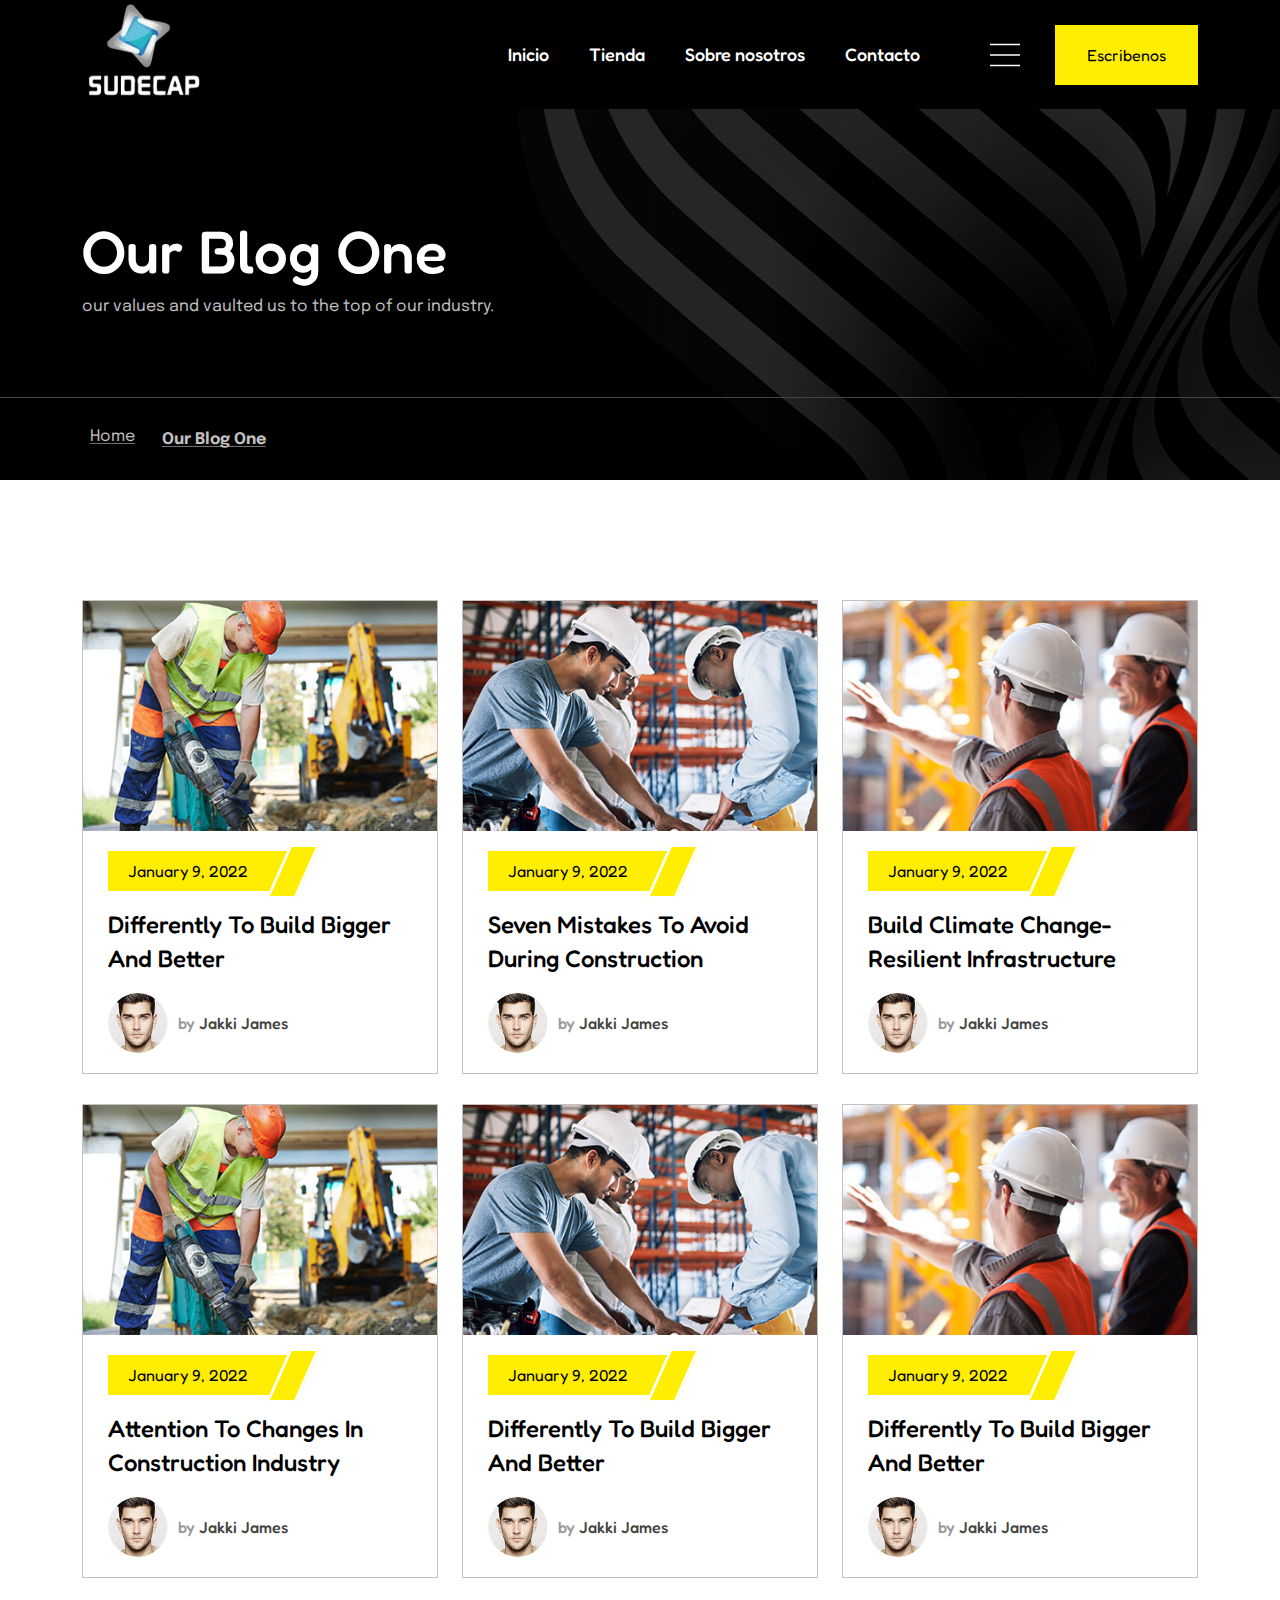
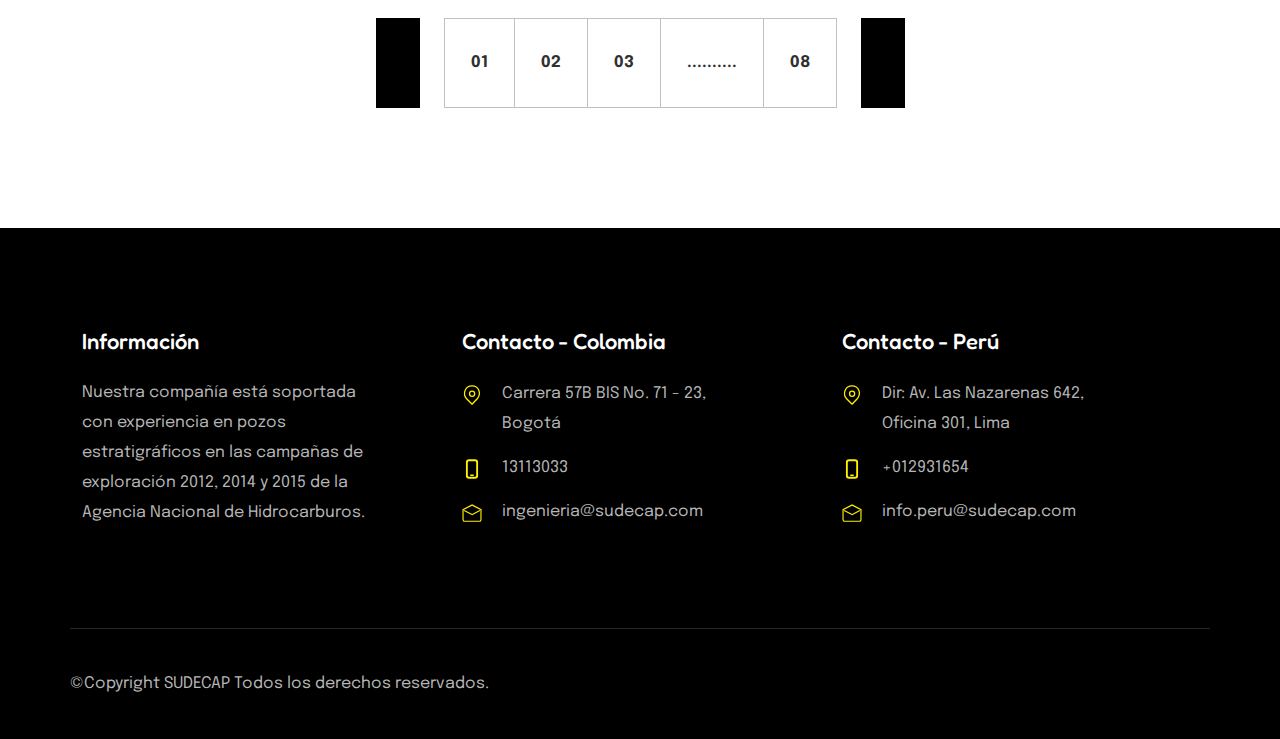
<file: our-blog-1.html>
<!DOCTYPE html>

<html lang="en">


<head>

  <!-- Meta Options -->

  <meta charset="utf-8">

  <meta http-equiv="X-UA-Compatible" content="IE=edge">

  <meta name="viewport" content="width=device-width, initial-scale=1.0" />



  <!-- Title -->

  <title>Our Blog One</title>



  <!-- Bootstrap -->

  <link rel="stylesheet" type="text/css" href="assets/css/bootstrap.min.css">

  <!-- Favicon -->

  <link rel="icon" type="image/x-icon" href="assets/images/heading-icon.png">

  <!-- Owl Carousal -->

  <link rel="stylesheet" type="text/css" href="assets/css/owl.carousel.min.css">
  <link rel="stylesheet" type="text/css" href="assets/css/owl.theme.default.min.css">

  <!-- Animate on scroll -->

  <link rel="stylesheet" type="text/css" href="assets/css/aos.css">


  <!-- Fancy Box -->

  <link rel="stylesheet" href="assets/css/jquery.fancybox.min.css">

  <!-- Nice Select -->

  <link rel="stylesheet" type="text/css" href="assets/css/nice-select.css">

  <!-- Stylesheet -->

  <link rel="stylesheet" type="text/css" href="assets/css/style.css">


  <!-- Colors -->

  <link rel="stylesheet" type="text/css" href="assets/css/color.css">


  <!-- Responsive -->

  <link rel="stylesheet" type="text/css" href="assets/css/responsive.css">

  <!-- Font Awesome 5 -->

  <script src="assets/js/27a041baf1.js" crossorigin="anonymous"></script>

</head>
 
<body>
    <!-- Loader Start -->
  <div class="preloader"> 
    <figure>
      <img src="assets/images/Builty-Logo-Black-Home.svg" alt="Image"> 
    </figure>
  </div>
  <!-- Loader End -->

  <!-- Header Style One Start -->
  <header class="header-style-one" >
    <div class="container">
      <div class="row">
        <div class="desktop-nav" id="stickyHeader">
          <div class="container">
            <div class="row">
              <div class="col-lg-12">
                <div class="d-flex-all justify-content-between">
                  <div class="header-logo">
                    <a href="index.html">
                      <figure>
                        <img src="assets/images/Builty-Logo.svg" alt="logoo">
                      </figure>
                    </a>
                  </div>
                  <div class="nav-bar">
                    <ul>
                      <li class="menu-item-has-children">
                        <a href="javascript:void(0)">Home</a>
                        <ul class="sub-menu">
                          <li><a href="index.html">Home One</a></li>
                          <li><a href="index-2.html">Home Two</a></li>
                          <li><a href="index-3.html">Home Three</a></li>
                        </ul>
                      </li>
                      <li class="menu-item-has-children">
                        <a href="javascript:void(0)">About</a>
                        <ul class="sub-menu">
                          <li><a href="about.html">About Company</a></li>
                          <li><a href="core-values.html">Core Values</a></li>
                          <li><a href="leadership.html">Leadership</a></li>
                          <li><a href="history.html">History</a></li>
                        </ul>
                      </li>
                      <li class="menu-item-has-children"><a href="JavaScript:void(0)">Shop</a>
                        <ul class="sub-menu">
                          <li class="menu-item-has-children">
                            <a href="javascript:void(0)">Our Products</a>
                            <ul class="sub-menu">
                              <li><a href="product-list.html">Product List</a></li>
                              <li><a href="product-grid.html">Product Grid</a></li>
                            </ul>
                          </li>
                          <li><a href="product-detail.html">Product Details</a></li>
                          <li><a href="cart.html">Shop Cart</a></li>
                          <li><a href="checkout.html">Cart Checkout</a></li>
                        </ul>
                      </li>
                      <li class="menu-item-has-children"><a href="JavaScript:void(0)">Pages</a>
                        <ul class="sub-menu">
                          <li class="menu-item-has-children">
                            <a href="javascript:void(0)">Services</a>
                            <ul class="sub-menu">
                              <li><a href="services.html">what we do</a></li>
                              <li><a href="service-detail.html">Service Detail</a></li>
                            </ul>
                          </li>
                          <li class="menu-item-has-children">
                            <a href="javascript:void(0)">Projects</a>
                            <ul class="sub-menu">
                              <li><a href="our-projects-1.html">Our Projects One</a></li>
                              <li><a href="our-projects-2.html">Our Projects Two</a></li>
                              <li><a href="project-detail.html">Project Detail</a></li>
                            </ul>
                          </li>
                          <li class="menu-item-has-children">
                            <a href="javascript:void(0)">Team</a>
                            <ul class="sub-menu">
                              <li><a href="our-team.html">Our Team</a></li>
                              <li><a href="team-detail.html">Team Detail</a></li>
                            </ul>
                          </li>
                          <li><a href="login.html">Login & Register</a></li>
                        </ul>
                      </li>
                      <li class="menu-item-has-children">
                        <a href="javascript:void(0)">News</a>
                        <ul class="sub-menu">
                          <li><a href="our-blog-1.html">Our Blog One</a></li>
                          <li><a href="our-blog-2.html">Our Blog Two</a></li>
                          <li><a href="blog-detail.html">Blog Detail</a></li>
                        </ul>
                      </li>
                      <li>
                        <a href="contact.html">Contact</a>
                      </li>
                    </ul>
                    <div class="extras">
                      <a href="javascript:void(0)" id="mobile-menu" class="menu-start">
                        <svg id="ham-menu" viewBox="0 0 100 100"> <path class="line line1" d="M 20,29.000046 H 80.000231 C 80.000231,29.000046 94.498839,28.817352 94.532987,66.711331 94.543142,77.980673 90.966081,81.670246 85.259173,81.668997 79.552261,81.667751 75.000211,74.999942 75.000211,74.999942 L 25.000021,25.000058" /> <path class="line line2" d="M 20,50 H 80" /> <path class="line line3" d="M 20,70.999954 H 80.000231 C 80.000231,70.999954 94.498839,71.182648 94.532987,33.288669 94.543142,22.019327 90.966081,18.329754 85.259173,18.331003 79.552261,18.332249 75.000211,25.000058 75.000211,25.000058 L 25.000021,74.999942" /> </svg>
                      </a>
                      <a href="javascript:void(0)" id="desktop-menu" class="menu-start">
                        <svg id="ham-menue" viewBox="0 0 100 100"> <path class="line line1" d="M 20,29.000046 H 80.000231 C 80.000231,29.000046 94.498839,28.817352 94.532987,66.711331 94.543142,77.980673 90.966081,81.670246 85.259173,81.668997 79.552261,81.667751 75.000211,74.999942 75.000211,74.999942 L 25.000021,25.000058" /> <path class="line line2" d="M 20,50 H 80" /> <path class="line line3" d="M 20,70.999954 H 80.000231 C 80.000231,70.999954 94.498839,71.182648 94.532987,33.288669 94.543142,22.019327 90.966081,18.329754 85.259173,18.331003 79.552261,18.332249 75.000211,25.000058 75.000211,25.000058 L 25.000021,74.999942" /> </svg>
                      </a>
                      <a href="tel:+02101283492" class="theme-btn">+021 01283492 
                        <i>
                          <svg xmlns="http://www.w3.org/2000/svg" xmlns:xlink="http://www.w3.org/1999/xlink" width="40" height="62" viewBox="0 0 40 62">
                          <defs>
                            <clipPath id="saddasdasdasdasda">
                              <rect width="40" height="62"/>
                            </clipPath>
                          </defs>
                          <g id="Mobisdfle" clip-path="url(#saddasdasdasdasda)">
                            <path id="Path_125" data-name="Path 1" d="M10,6a4,4,0,0,0-4,4V50a4,4,0,0,0,4,4H28a4,4,0,0,0,4-4V10a4,4,0,0,0-4-4H10m0-6H28A10,10,0,0,1,38,10V50A10,10,0,0,1,28,60H10A10,10,0,0,1,0,50V10A10,10,0,0,1,10,0Z" transform="translate(1 1)"/>
                            <path id="Path_4342" data-name="Path 2" d="M2.5,0h7a2.5,2.5,0,0,1,0,5h-7a2.5,2.5,0,0,1,0-5Z" transform="translate(14 48)"/>
                          </g>
                        </svg>
                        </i>
                      </a>
                    </div>
                  </div>
                </div>
              </div>
            </div>
          </div>
        </div>
        <div class="mobile-nav" id="mobile-nav">
          <div class="res-log">
            <a href="index.html">
              <img src="assets/images/Builty-Logo.svg" alt="Responsive Logo">
            </a>
          </div>
          <ul>
            <li class="menu-item-has-children">
              <a href="javascript:void(0)">Home</a>
              <ul class="sub-menu">
                <li><a href="index.html">Home One</a></li>
                <li><a href="index-2.html">Home Two</a></li>
                <li><a href="index-3.html">Home Three</a></li>
              </ul>
            </li>
            <li class="menu-item-has-children">
              <a href="javascript:void(0)">About</a>
              <ul class="sub-menu">
                <li><a href="about.html">About Company</a></li>
                <li><a href="core-values.html">Core Values</a></li>
                <li><a href="leadership.html">Leadership</a></li>
                <li><a href="history.html">History</a></li>
              </ul>
            </li>
            <li class="menu-item-has-children"><a href="JavaScript:void(0)">Shop</a>
              <ul class="sub-menu">
                <li class="menu-item-has-children">
                  <a href="javascript:void(0)">Our Products</a>
                  <ul class="sub-menu">
                    <li><a href="product-list.html">Product List</a></li>
                    <li><a href="product-grid.html">Product Grid</a></li>
                  </ul>
                </li>
                <li><a href="product-detail.html">Product Details</a></li>
                <li><a href="cart.html">Shop Cart</a></li>
                <li><a href="checkout.html">Cart Checkout</a></li>
              </ul>
            </li>
            <li class="menu-item-has-children"><a href="JavaScript:void(0)">Pages</a>
              <ul class="sub-menu">
                <li class="menu-item-has-children">
                  <a href="javascript:void(0)">Services</a>
                  <ul class="sub-menu">
                    <li><a href="services.html">what we do</a></li>
                    <li><a href="service-detail.html">Service Detail</a></li>
                  </ul>
                </li>
                <li class="menu-item-has-children">
                  <a href="javascript:void(0)">Projects</a>
                  <ul class="sub-menu">
                    <li><a href="our-projects-1.html">Our Projects One</a></li>
                    <li><a href="our-projects-2.html">Our Projects Two</a></li>
                    <li><a href="project-detail.html">Project Detail</a></li>
                  </ul>
                </li>
                <li class="menu-item-has-children">
                  <a href="javascript:void(0)">Team</a>
                  <ul class="sub-menu">
                    <li><a href="our-team.html">Our Team</a></li>
                    <li><a href="team-detail.html">Team Detail</a></li>
                  </ul>
                </li>
                <li><a href="login.html">Login & Register</a></li>
              </ul>
            </li>
            <li class="menu-item-has-children">
              <a href="javascript:void(0)">News</a>
              <ul class="sub-menu">
                <li><a href="our-blog-1.html">Our Blog One</a></li>
                <li><a href="our-blog-2.html">Our Blog Two</a></li>
                <li><a href="blog-detail.html">Blog Detail</a></li>
              </ul>
            </li>
            <li>
              <a href="contact.html">Contact</a>
            </li>
          </ul>
          <a href="JavaScript:void(0)" id="res-cross"></a>
        </div>
        <div class="mobile-nav desktop-menu">
          <h2>We Build Building and Great Homes.</h2>
          <p class="des">We successfully cope with tasks of varying complexity, provide long-term guarantees and regularly master new technologies.</p>
          <figure>
            <img src="assets/images/desktop-menu-img.jpg" alt="Desktop Menu Image">
          </figure>
          <h3>Get in touch</h3>
          <p class="num">(+380) 50 318 47 07</p>
          <p class="adrs">65 Allerton Street 901 N Pitt Str, Suite 170, VA 22314, USA</p>
          <div class="social-medias">
              <a href="javascript:void(0)">Facebook</a>
              <a href="javascript:void(0)">Twitter</a>
              <a href="javascript:void(0)">Linkedin</a>
            </div>
        </div>
      </div>
    </div>
  </header>
  <!-- Header Style One End -->

  <!-- Banner Style One Start -->
  <section class="banner-style-one">
    <div class="parallax" style="background-image: url(assets/images/pattren-3.png);"></div>
    <div class="container">
      <div class="row">
        <div class="banner-details">
          <h2>Our Blog One</h2>
          <p>our values and vaulted us to the top of our industry.</p>
        </div>
      </div>
    </div>
    <div class="breadcrums">
      <div class="container">
        <div class="row">
          <ul>
            <li>
              <a href="index.html">
                <i class="fa-solid fa-house"></i>
                <p>Home</p>
              </a>
            </li>
            <li class="current">
              <p>Our Blog One</p>
            </li>
          </ul>
        </div>
      </div>
    </div>
  </section>
  <!-- Banner Style One End -->

  <!-- Blog Style One Start -->
  <section class="gap blog-style-one our-blog-one">
    <div class="container">
      <div class="row">
        <div class="col-lg-4" >
          <div class="blog-post">
            <div class="blog-image">
              <figure>
                <img src="assets/images/blog-img-1.jpg" alt="blog-img-1">
              </figure>
              <a href="blog-detail.html">
                <i class="fa-solid fa-angles-right"></i>
              </a>
            </div>
            <div class="blog-data">
              <span class="blog-date">January 9, 2022</span>
              <h2>
                <a href="blog-detail.html">Differently to build bigger and better</a>
              </h2>
              <div class="blog-author d-flex-all justify-content-start">
                <div class="author-img">
                  <figure>
                    <img src="assets/images/blog-author-img.jpg" alt="Blog Author Img">
                  </figure>
                </div>
                <div class="details">
                  <h3> <span>by</span> Jakki James</h3>
                </div>
              </div>
            </div>
          </div>
        </div>
        <div class="col-lg-4" >
          <div class="blog-post">
            <div class="blog-image">
              <figure>
                <img src="assets/images/blog-img-2.jpg" alt="blog-img-2">
              </figure>
              <a href="blog-detail.html">
                <i class="fa-solid fa-angles-right"></i>
              </a>
            </div>
            <div class="blog-data">
              <span class="blog-date">January 9, 2022</span>
              <h2>
                <a href="blog-detail.html">Seven Mistakes To Avoid During Construction</a>
              </h2>
              <div class="blog-author d-flex-all justify-content-start">
                <div class="author-img">
                  <figure>
                    <img src="assets/images/blog-author-img.jpg" alt="Blog Author Img">
                  </figure>
                </div>
                <div class="details">
                  <h3> <span>by</span> Jakki James</h3>
                </div>
              </div>
            </div>
          </div>
        </div>
        <div class="col-lg-4" >
          <div class="blog-post">
            <div class="blog-image">
              <figure>
                <img src="assets/images/blog-img-3.jpg" alt="blog-img-3">
              </figure>
              <a href="blog-detail.html">
                <i class="fa-solid fa-angles-right"></i>
              </a>
            </div>
            <div class="blog-data">
              <span class="blog-date">January 9, 2022</span>
              <h2>
                <a href="blog-detail.html">Build Climate Change-Resilient Infrastructure</a>
              </h2>
              <div class="blog-author d-flex-all justify-content-start">
                <div class="author-img">
                  <figure>
                    <img src="assets/images/blog-author-img.jpg" alt="Blog Author Img 1">
                  </figure>
                </div>
                <div class="details">
                  <h3> <span>by</span> Jakki James</h3>
                </div>
              </div>
            </div>
          </div>
        </div>
        <div class="col-lg-4" >
          <div class="blog-post">
            <div class="blog-image">
              <figure>
                <img src="assets/images/blog-img-1.jpg" alt="blog-img-1">
              </figure>
              <a href="blog-detail.html">
                <i class="fa-solid fa-angles-right"></i>
              </a>
            </div>
            <div class="blog-data">
              <span class="blog-date">January 9, 2022</span>
              <h2>
                <a href="blog-detail.html">Attention to changes in construction industry</a>
              </h2>
              <div class="blog-author d-flex-all justify-content-start">
                <div class="author-img">
                  <figure>
                    <img src="assets/images/blog-author-img.jpg" alt="Blog Author Img">
                  </figure>
                </div>
                <div class="details">
                  <h3> <span>by</span> Jakki James</h3>
                </div>
              </div>
            </div>
          </div>
        </div>
        <div class="col-lg-4" >
          <div class="blog-post">
            <div class="blog-image">
              <figure>
                <img src="assets/images/blog-img-2.jpg" alt="blog-img-2">
              </figure>
              <a href="blog-detail.html">
                <i class="fa-solid fa-angles-right"></i>
              </a>
            </div>
            <div class="blog-data">
              <span class="blog-date">January 9, 2022</span>
              <h2>
                <a href="blog-detail.html">Differently to build bigger and better</a>
              </h2>
              <div class="blog-author d-flex-all justify-content-start">
                <div class="author-img">
                  <figure>
                    <img src="assets/images/blog-author-img.jpg" alt="Blog Author Img">
                  </figure>
                </div>
                <div class="details">
                  <h3> <span>by</span> Jakki James</h3>
                </div>
              </div>
            </div>
          </div>
        </div>
        <div class="col-lg-4" >
          <div class="blog-post">
            <div class="blog-image">
              <figure>
                <img src="assets/images/blog-img-3.jpg" alt="blog-img-3">
              </figure>
              <a href="blog-detail.html">
                <i class="fa-solid fa-angles-right"></i>
              </a>
            </div>
            <div class="blog-data">
              <span class="blog-date">January 9, 2022</span>
              <h2>
                <a href="blog-detail.html">Differently to build bigger and better</a>
              </h2>
              <div class="blog-author d-flex-all justify-content-start">
                <div class="author-img">
                  <figure>
                    <img src="assets/images/blog-author-img.jpg" alt="Blog Author Img 1">
                  </figure>
                </div>
                <div class="details">
                  <h3> <span>by</span> Jakki James</h3>
                </div>
              </div>
            </div>
          </div>
        </div>
      </div>
    </div>
    <div class="container" >
      <div class="row">
        <div class="builty-pagination">
          <nav aria-label="Page navigation example">
            <ul class="pagination">
              <li class="page-item"><a class="page-link" href="JavaScript:void(0)"><i class='fa-solid fa-arrow-left-long'></i></a></li>
              <li class="page-item"><a class="page-link" href="JavaScript:void(0)">01</a></li>
              <li class="page-item"><a class="page-link" href="JavaScript:void(0)">02</a></li>
              <li class="page-item"><a class="page-link" href="JavaScript:void(0)">03</a></li>
              <li class="page-item space"><a class="page-link" href="JavaScript:void(0)">..........</a></li>
              <li class="page-item"><a class="page-link" href="JavaScript:void(0)">08</a></li>
              <li class="page-item"><a class="page-link" href="JavaScript:void(0)"><i class='fa-solid fa-arrow-right-long'></i> </a></li>
            </ul>
          </nav>
        </div>
      </div>
    </div>
  </section>
  <!-- Blog Style One End -->

  <!-- Footer Style One Start -->
  <footer class="footer-style-one">
    <div class="footer-p-1">
      <div class="container">
        <div class="row">
          <div class="footer-first">
            <div class="footer-logo">
              <a href="index.html">
                <img src="assets/images/Builty-Logo.svg" alt="Footer Logo">
              </a>
            </div>
            <div class="contact-info d-flex-all">
              <div class="images d-flex-all justify-content-start">
                <figure>
                  <img src="assets/images/blog-author-img.jpg" alt="Contact Images">
                </figure>
                <figure>
                  <img src="assets/images/blog-author-img-2.jpg" alt="Contact Images">
                </figure>
              </div>
              <p>Sales representative <span>+1 (251) 344 0 66</span> free call !</p>
            </div>
            <a href="contact.html" class="theme-btn">Get a Consultation <i class="fa-solid fa-angles-right"></i></a>
          </div>
        </div>
      </div>
    </div>
    <div class="footer-p-2">
      <div class="container">
        <div class="row">
          <div class="col-lg-4">
            <div class="footer-col">
              <h3>Information</h3>
              <p>We successfully cope with tasks of varying complexity, provide long-term guarantees and regularly master new technologies.</p>
            </div>
          </div>
          <div class="col-lg-4">
            <div class="footer-col">
              <h3>Contact</h3>
              <ul>
                <li>
                  <svg xmlns="http://www.w3.org/2000/svg" xmlns:xlink="http://www.w3.org/1999/xlink" width="79" height="94" viewBox="0 0 79 94"> <defs> <clipPath id="clip-location_B"> <rect width="79" height="94"/> </clipPath> </defs> <g id="location_B" data-name="location B" clip-path="url(#clip-location_B)"> <path id="Path_121" data-name="Path 1" d="M962.855,575.375a3,3,0,0,1-2.1-.861l-26.263-25.826c-11.03-11.993-13.791-27.653-7.492-42a38.334,38.334,0,0,1,34.959-23.117l1.346.009c15.262,0,27.868,8.452,33.722,22.609,6.152,14.878,3.046,31.554-7.912,42.485-.528.555-24.064,25.75-24.064,25.75a3,3,0,0,1-2.129.951Zm-.9-85.8A31.924,31.924,0,0,0,932.49,509.1c-5.313,12.1-2.954,25.342,6.31,35.419l23.963,23.559c15.027-16.085,20.179-21.585,22.274-23.488l-.164-.165c9.233-9.209,11.825-23.318,6.605-35.944a29.677,29.677,0,0,0-28.177-18.9Z" transform="translate(-922.725 -482.15)"/> <path id="Path_23" data-name="Path 2" d="M15,6a9,9,0,1,0,9,9,9.01,9.01,0,0,0-9-9m0-6A15,15,0,1,1,0,15,15,15,0,0,1,15,0Z" transform="translate(25 26)"/> </g> </svg>
                  <p>901 N Pitt Str., Suite 170, VA 22314, USA</p>
                </li>
                <li>
                  <svg xmlns="http://www.w3.org/2000/svg" xmlns:xlink="http://www.w3.org/1999/xlink" width="40" height="62" viewBox="0 0 40 62"> <defs> <clipPath id="dasdasdasd"> <rect width="40" height="62"/> </clipPath> </defs> <g id="Mobsdfsdfsdfsdfile" clip-path="url(#dasdasdasd)"> <path id="Path_331" data-name="Path 1" d="M10,6a4,4,0,0,0-4,4V50a4,4,0,0,0,4,4H28a4,4,0,0,0,4-4V10a4,4,0,0,0-4-4H10m0-6H28A10,10,0,0,1,38,10V50A10,10,0,0,1,28,60H10A10,10,0,0,1,0,50V10A10,10,0,0,1,10,0Z" transform="translate(1 1)"/> <path id="Path_2" data-name="Path 2" d="M2.5,0h7a2.5,2.5,0,0,1,0,5h-7a2.5,2.5,0,0,1,0-5Z" transform="translate(14 48)"/> </g> </svg>
                  <p>(+380) 50 318 47 07</p>
                </li>
                <li>
                  <svg xmlns="http://www.w3.org/2000/svg" xmlns:xlink="http://www.w3.org/1999/xlink" width="102" height="93" viewBox="0 0 102 93"> <defs> <clipPath id="clip-Email_B"> <rect width="102" height="93"/> </clipPath> </defs> <g id="Email_B" data-name="Email B" clip-path="url(#clip-Email_B)"> <path id="Path_1444" data-name="Path 1" d="M969.85,550.4,927.766,528.2l2.8-5.307,39.229,20.7,37.712-20.677,2.885,5.261Z" transform="translate(-918 -492)"/> <path id="Path_24" data-name="Path 2" d="M969.562,494.385l48.391,25.361,0,1.818c-.023,17.272-.043,42.814-.012,47.124l.012.024v.709c0,5.426-1.516,9.425-4.508,11.885a10.4,10.4,0,0,1-6.575,2.344l-75.5-.016c-3.557.071-5.965-.931-7.717-2.752-2.4-2.5-3.517-6.391-3.317-11.577l.065-1.194c.116-5.315.029-29.954-.067-46.535l-.011-1.842Zm42.386,28.988-42.411-22.227-43.2,22.238c.189,32.939.239,42.8-.143,46.148l.13.005c-.168,4.351.8,6.309,1.645,7.185a3.342,3.342,0,0,0,2.458.984l76.043-.071a4.65,4.65,0,0,0,3.16-.963c1.517-1.248,2.319-3.754,2.319-7.25h.09C1011.893,566.689,1011.9,557.566,1011.947,523.373Z" transform="translate(-918 -492)"/> </g> </svg>
                  <p>username@domain.com</p>
                </li>
              </ul>
            </div>
          </div>
          <div class="col-lg-4">
            <div class="footer-col">
              <h3>Newsletter</h3>
              <p>Signup for our weekly newsletter to get the latest news.</p>
              <form>
                <input type="email" name="email" placeholder="Enter your email.">
                <button>
                  <i class="fa-solid fa-arrow-up-long"></i>
                </button>
              </form>
            </div>
          </div>
        </div>
      </div>
    </div>
    <div class="footer-p-3 rights">
      <div class="container">
        <div class="row">
          <div class="footer-col">
            <p>©Copyright ECONOMIC Todos los derechos reservados.</p>
            <div class="social-medias">
              <a href="javascript:void(0)">Facebook</a>
              <a href="javascript:void(0)">Twitter</a>
              <a href="javascript:void(0)">Linkedin</a>
            </div>
          </div>
        </div>
      </div>
    </div>
  </footer>
  <!-- Footer Style One End -->


  <button id="scrollTop" class="scrollTopStick">
    <i class="fa-solid fa-arrow-up"></i>
  </button>

  <!-- Jquery -->

  <script src="assets/js/jquery.min.js"></script>

  <!-- Waypoint -->

  <script src="assets/js/jquery.waypoints.min.js"></script>


  <!-- Counter -->

  <script src="assets/js/jquery.counterup.min.js"></script>

  <!-- Bootstrap Js -->

  <script src="assets/js/bootstrap.min.js"></script>

  <!-- Fancybox Js -->

  <script src="assets/js/jquery.fancybox.min.js"></script>

  <!-- Nice Select Js -->

  <script src="assets/js/jquery.nice-select.js"></script>

  <!-- Animate on scroll Js -->

  <script src="assets/js/aos.js"></script>

  <!-- Owl Carousal Js -->

  <script src="assets/js/owl.carousel.min.js"></script>

  <!-- Custom Js -->

  <script src="assets/js/custom.js"></script>
</body>


</html>
</file>
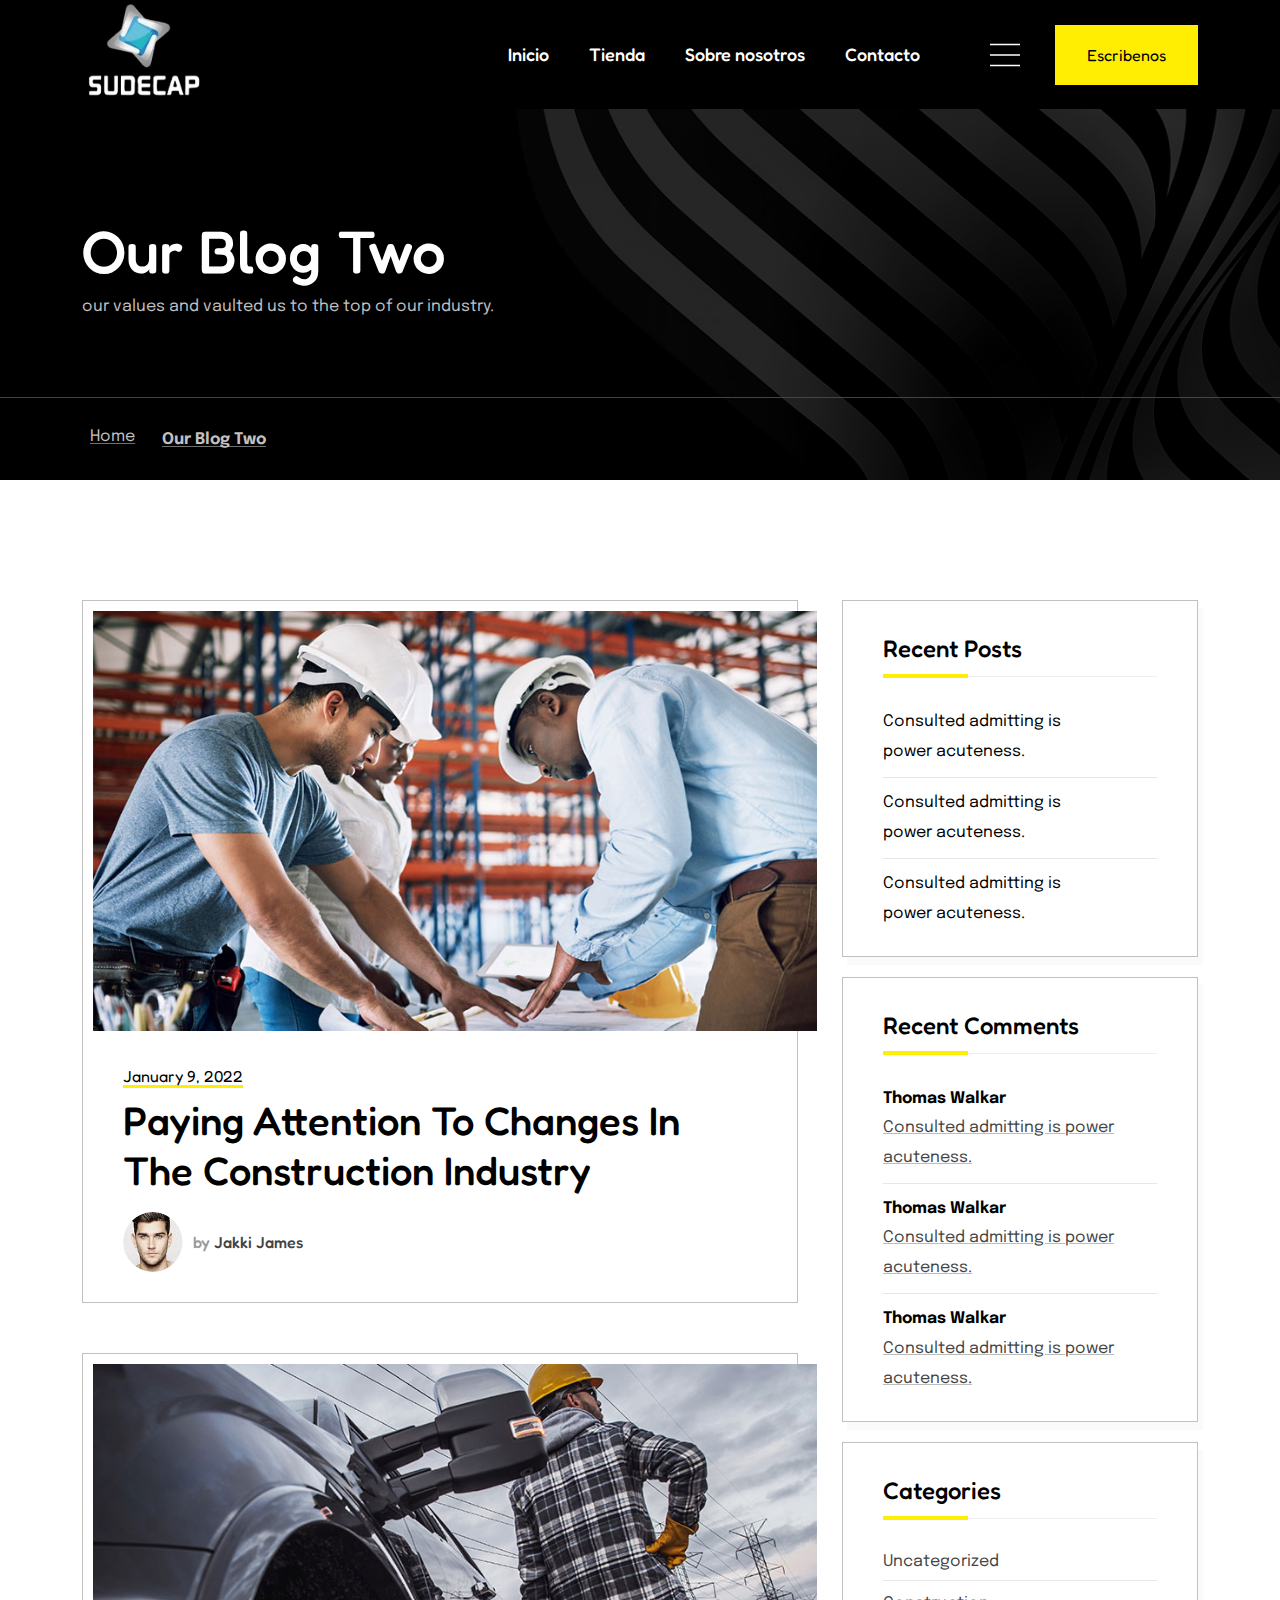
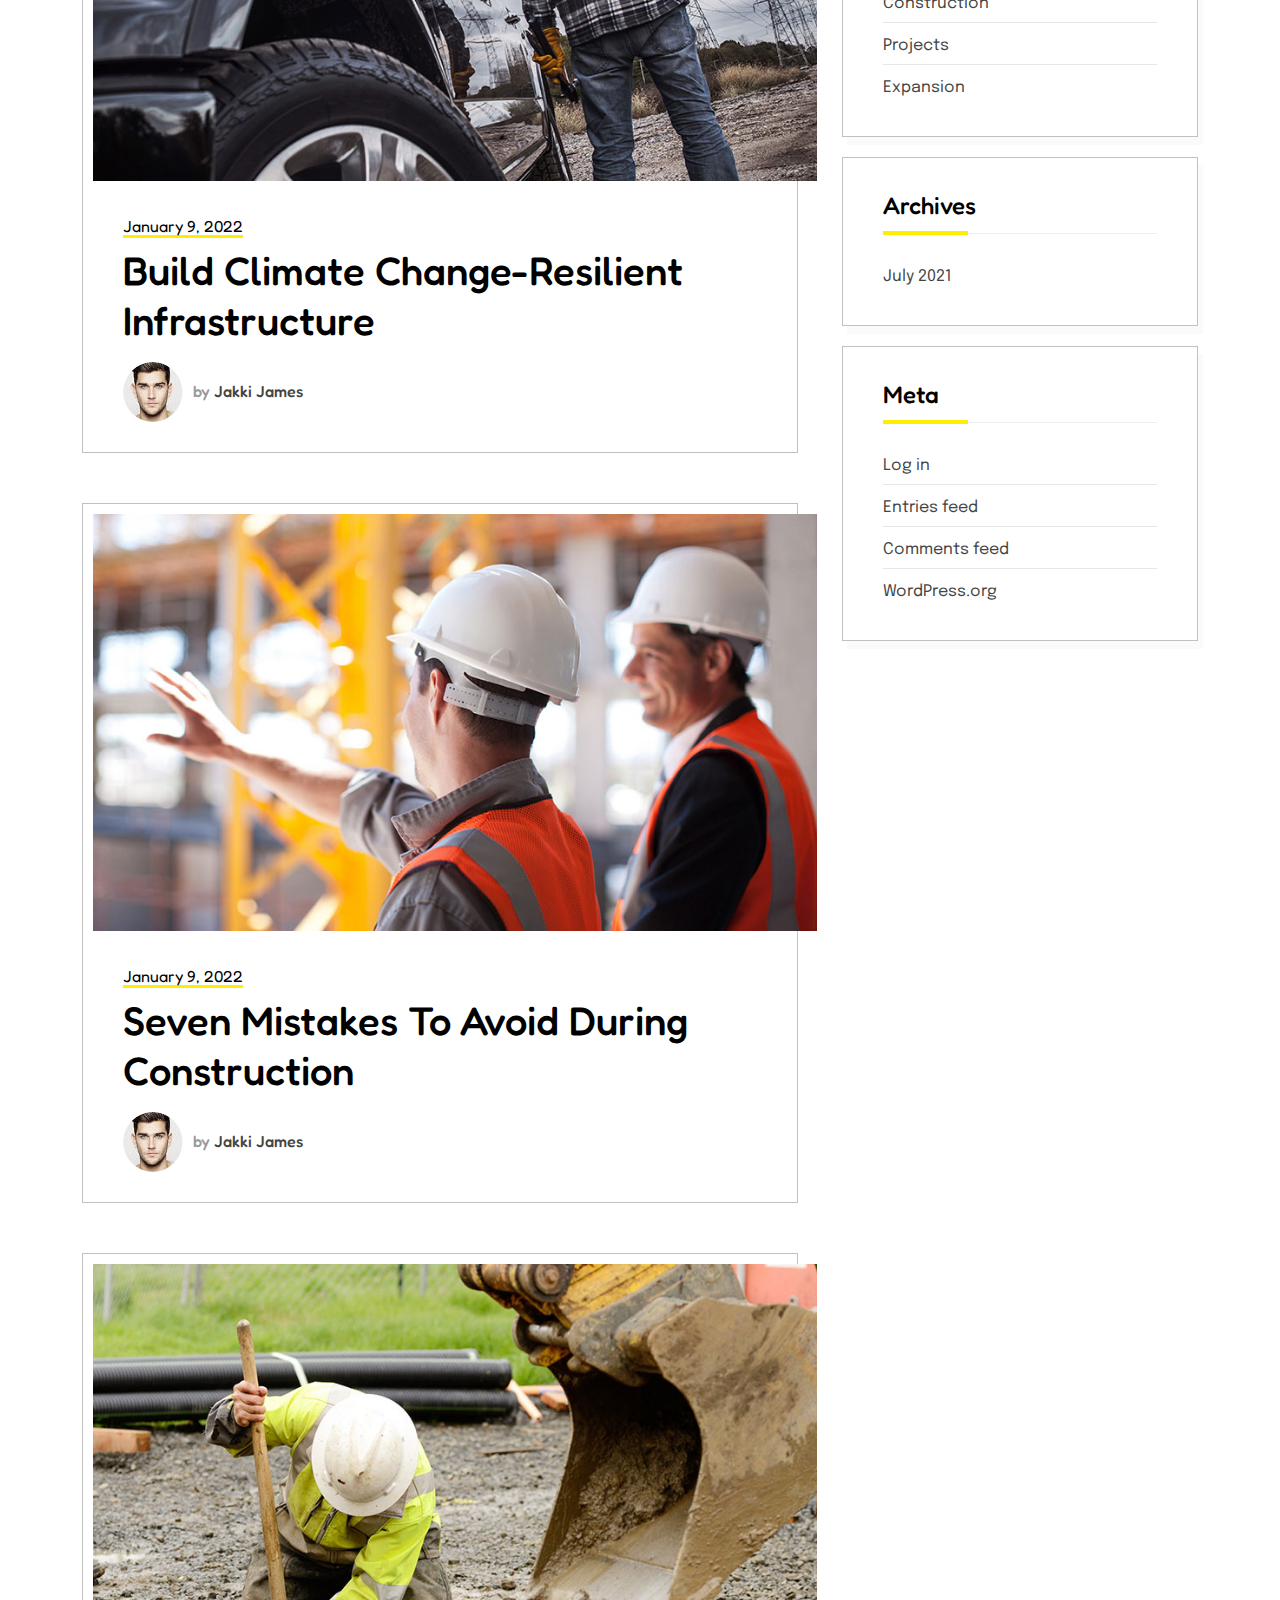
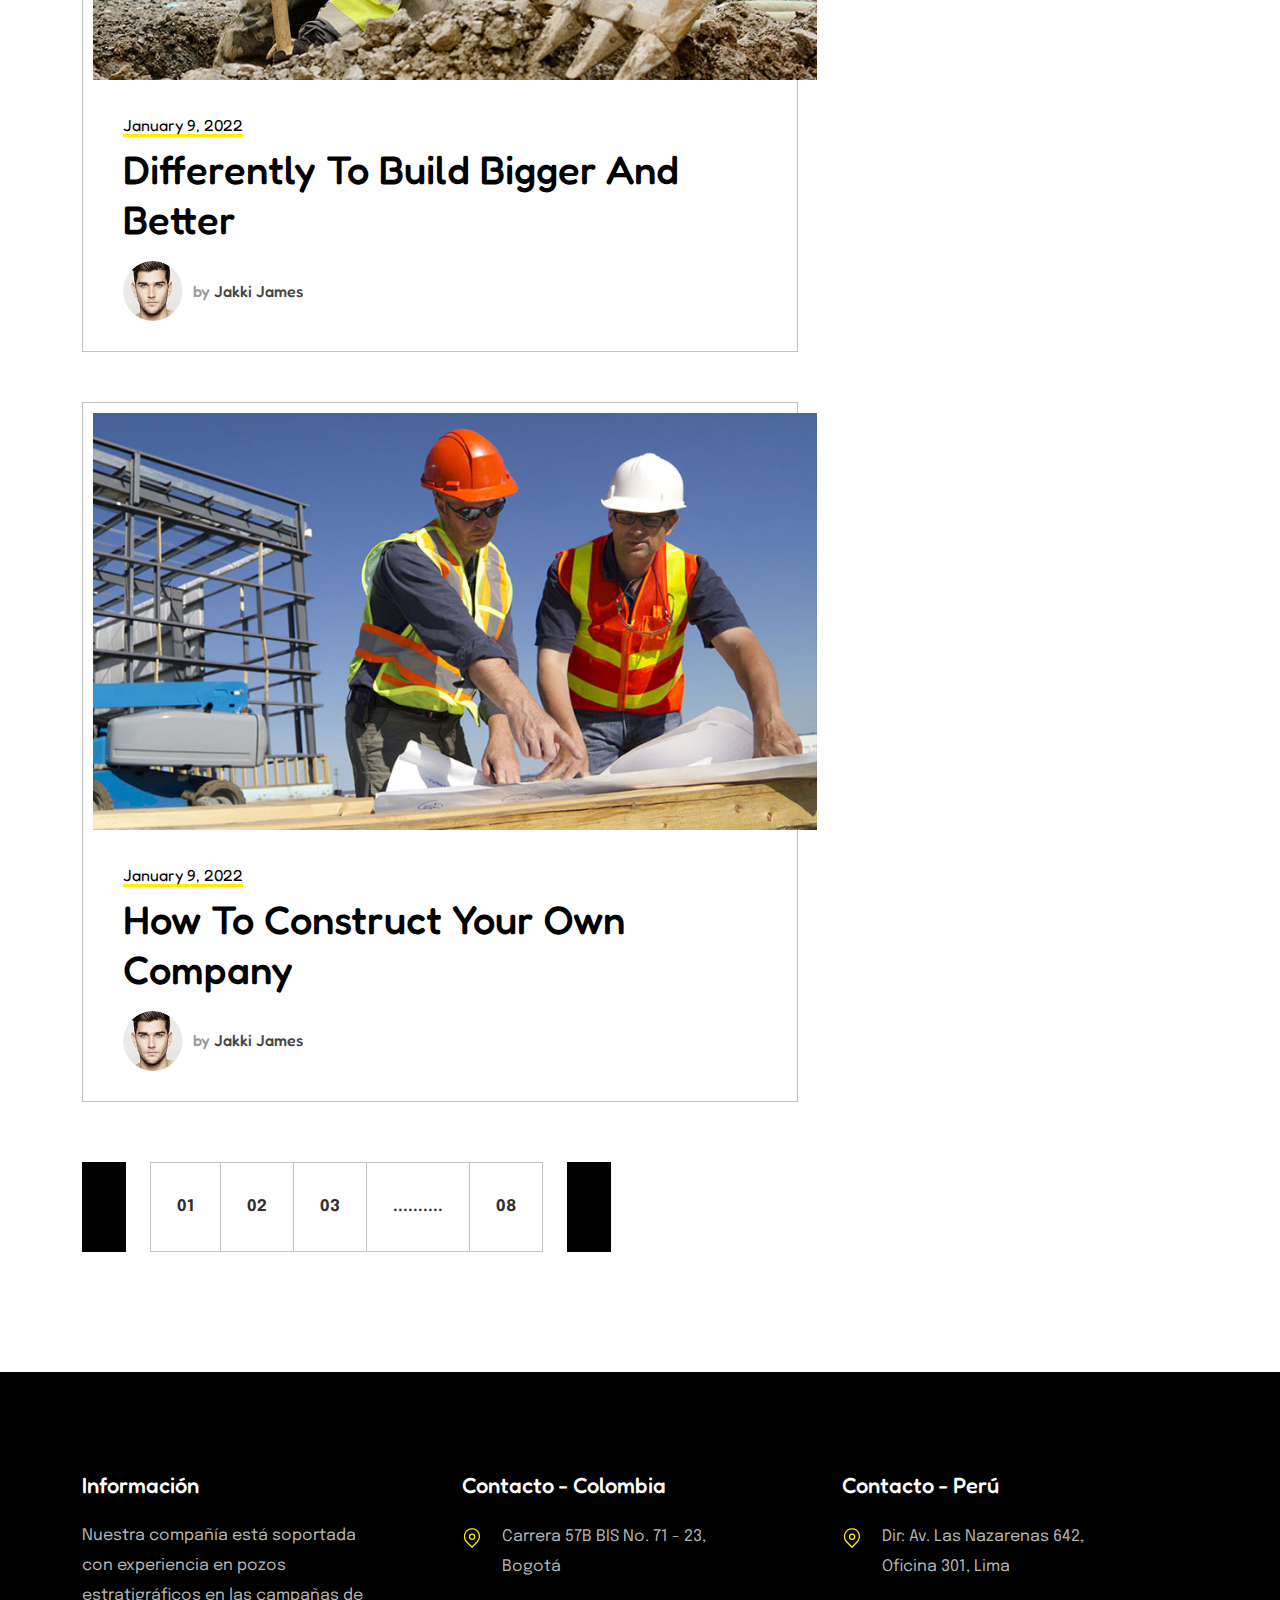
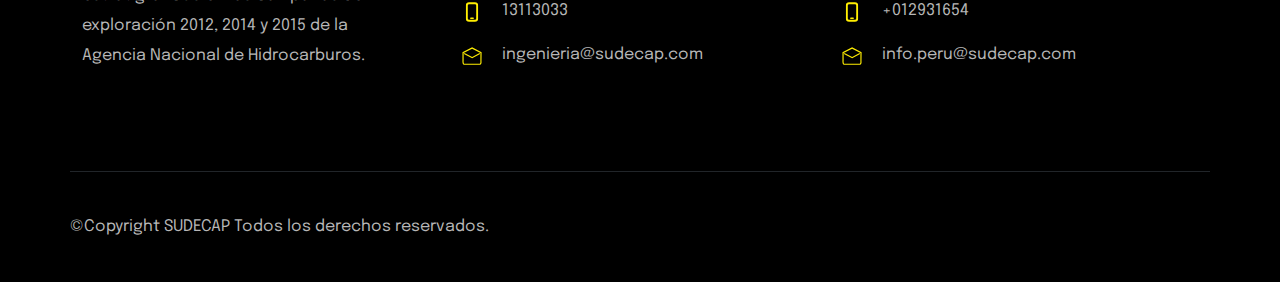
<file: our-blog-2.html>
<!DOCTYPE html>

<html lang="en">


<head>

  <!-- Meta Options -->

  <meta charset="utf-8">

  <meta http-equiv="X-UA-Compatible" content="IE=edge">

  <meta name="viewport" content="width=device-width, initial-scale=1.0" />



  <!-- Title -->

  <title>Our Blog Two</title>



  <!-- Bootstrap -->

  <link rel="stylesheet" type="text/css" href="assets/css/bootstrap.min.css">

  <!-- Favicon -->

  <link rel="icon" type="image/x-icon" href="assets/images/heading-icon.png">

  <!-- Owl Carousal -->

  <link rel="stylesheet" type="text/css" href="assets/css/owl.carousel.min.css">
  <link rel="stylesheet" type="text/css" href="assets/css/owl.theme.default.min.css">

  <!-- Animate on scroll -->

  <link rel="stylesheet" type="text/css" href="assets/css/aos.css">


  <!-- Fancy Box -->

  <link rel="stylesheet" href="assets/css/jquery.fancybox.min.css">

  <!-- Nice Select -->

  <link rel="stylesheet" type="text/css" href="assets/css/nice-select.css">

  <!-- Stylesheet -->

  <link rel="stylesheet" type="text/css" href="assets/css/style.css">


  <!-- Colors -->

  <link rel="stylesheet" type="text/css" href="assets/css/color.css">


  <!-- Responsive -->

  <link rel="stylesheet" type="text/css" href="assets/css/responsive.css">

  <!-- Font Awesome 5 -->

  <script src="assets/js/27a041baf1.js" crossorigin="anonymous"></script>

</head>
 
<body>
    <!-- Loader Start -->
  <div class="preloader"> 
    <figure>
      <img src="assets/images/Builty-Logo-Black-Home.svg" alt="Image"> 
    </figure>
  </div>
  <!-- Loader End -->

  <!-- Header Style One Start -->
  <header class="header-style-one" >
    <div class="container">
      <div class="row">
        <div class="desktop-nav" id="stickyHeader">
          <div class="container">
            <div class="row">
              <div class="col-lg-12">
                <div class="d-flex-all justify-content-between">
                  <div class="header-logo">
                    <a href="index.html">
                      <figure>
                        <img src="assets/images/Builty-Logo.svg" alt="logoo">
                      </figure>
                    </a>
                  </div>
                  <div class="nav-bar">
                    <ul>
                      <li class="menu-item-has-children">
                        <a href="javascript:void(0)">Home</a>
                        <ul class="sub-menu">
                          <li><a href="index.html">Home One</a></li>
                          <li><a href="index-2.html">Home Two</a></li>
                          <li><a href="index-3.html">Home Three</a></li>
                        </ul>
                      </li>
                      <li class="menu-item-has-children">
                        <a href="javascript:void(0)">About</a>
                        <ul class="sub-menu">
                          <li><a href="about.html">About Company</a></li>
                          <li><a href="core-values.html">Core Values</a></li>
                          <li><a href="leadership.html">Leadership</a></li>
                          <li><a href="history.html">History</a></li>
                        </ul>
                      </li>
                      <li class="menu-item-has-children"><a href="JavaScript:void(0)">Shop</a>
                        <ul class="sub-menu">
                          <li class="menu-item-has-children">
                            <a href="javascript:void(0)">Our Products</a>
                            <ul class="sub-menu">
                              <li><a href="product-list.html">Product List</a></li>
                              <li><a href="product-grid.html">Product Grid</a></li>
                            </ul>
                          </li>
                          <li><a href="product-detail.html">Product Details</a></li>
                          <li><a href="cart.html">Shop Cart</a></li>
                          <li><a href="checkout.html">Cart Checkout</a></li>
                        </ul>
                      </li>
                      <li class="menu-item-has-children"><a href="JavaScript:void(0)">Pages</a>
                        <ul class="sub-menu">
                          <li class="menu-item-has-children">
                            <a href="javascript:void(0)">Services</a>
                            <ul class="sub-menu">
                              <li><a href="services.html">what we do</a></li>
                              <li><a href="service-detail.html">Service Detail</a></li>
                            </ul>
                          </li>
                          <li class="menu-item-has-children">
                            <a href="javascript:void(0)">Projects</a>
                            <ul class="sub-menu">
                              <li><a href="our-projects-1.html">Our Projects One</a></li>
                              <li><a href="our-projects-2.html">Our Projects Two</a></li>
                              <li><a href="project-detail.html">Project Detail</a></li>
                            </ul>
                          </li>
                          <li class="menu-item-has-children">
                            <a href="javascript:void(0)">Team</a>
                            <ul class="sub-menu">
                              <li><a href="our-team.html">Our Team</a></li>
                              <li><a href="team-detail.html">Team Detail</a></li>
                            </ul>
                          </li>
                          <li><a href="login.html">Login & Register</a></li>
                        </ul>
                      </li>
                      <li class="menu-item-has-children">
                        <a href="javascript:void(0)">News</a>
                        <ul class="sub-menu">
                          <li><a href="our-blog-1.html">Our Blog One</a></li>
                          <li><a href="our-blog-2.html">Our Blog Two</a></li>
                          <li><a href="blog-detail.html">Blog Detail</a></li>
                        </ul>
                      </li>
                      <li>
                        <a href="contact.html">Contact</a>
                      </li>
                    </ul>
                    <div class="extras">
                      <a href="javascript:void(0)" id="mobile-menu" class="menu-start">
                        <svg id="ham-menu" viewBox="0 0 100 100"> <path class="line line1" d="M 20,29.000046 H 80.000231 C 80.000231,29.000046 94.498839,28.817352 94.532987,66.711331 94.543142,77.980673 90.966081,81.670246 85.259173,81.668997 79.552261,81.667751 75.000211,74.999942 75.000211,74.999942 L 25.000021,25.000058" /> <path class="line line2" d="M 20,50 H 80" /> <path class="line line3" d="M 20,70.999954 H 80.000231 C 80.000231,70.999954 94.498839,71.182648 94.532987,33.288669 94.543142,22.019327 90.966081,18.329754 85.259173,18.331003 79.552261,18.332249 75.000211,25.000058 75.000211,25.000058 L 25.000021,74.999942" /> </svg>
                      </a>
                      <a href="javascript:void(0)" id="desktop-menu" class="menu-start">
                        <svg id="ham-menue" viewBox="0 0 100 100"> <path class="line line1" d="M 20,29.000046 H 80.000231 C 80.000231,29.000046 94.498839,28.817352 94.532987,66.711331 94.543142,77.980673 90.966081,81.670246 85.259173,81.668997 79.552261,81.667751 75.000211,74.999942 75.000211,74.999942 L 25.000021,25.000058" /> <path class="line line2" d="M 20,50 H 80" /> <path class="line line3" d="M 20,70.999954 H 80.000231 C 80.000231,70.999954 94.498839,71.182648 94.532987,33.288669 94.543142,22.019327 90.966081,18.329754 85.259173,18.331003 79.552261,18.332249 75.000211,25.000058 75.000211,25.000058 L 25.000021,74.999942" /> </svg>
                      </a>
                      <a href="tel:+02101283492" class="theme-btn">+021 01283492 
                        <i>
                          <svg xmlns="http://www.w3.org/2000/svg" xmlns:xlink="http://www.w3.org/1999/xlink" width="40" height="62" viewBox="0 0 40 62">
                          <defs>
                            <clipPath id="saddasdasdasdasda">
                              <rect width="40" height="62"/>
                            </clipPath>
                          </defs>
                          <g id="Mobisdfle" clip-path="url(#saddasdasdasdasda)">
                            <path id="Path_125" data-name="Path 1" d="M10,6a4,4,0,0,0-4,4V50a4,4,0,0,0,4,4H28a4,4,0,0,0,4-4V10a4,4,0,0,0-4-4H10m0-6H28A10,10,0,0,1,38,10V50A10,10,0,0,1,28,60H10A10,10,0,0,1,0,50V10A10,10,0,0,1,10,0Z" transform="translate(1 1)"/>
                            <path id="Path_4342" data-name="Path 2" d="M2.5,0h7a2.5,2.5,0,0,1,0,5h-7a2.5,2.5,0,0,1,0-5Z" transform="translate(14 48)"/>
                          </g>
                        </svg>
                        </i>
                      </a>
                    </div>
                  </div>
                </div>
              </div>
            </div>
          </div>
        </div>
        <div class="mobile-nav" id="mobile-nav">
          <div class="res-log">
            <a href="index.html">
              <img src="assets/images/Builty-Logo.svg" alt="Responsive Logo">
            </a>
          </div>
          <ul>
            <li class="menu-item-has-children">
              <a href="javascript:void(0)">Home</a>
              <ul class="sub-menu">
                <li><a href="index.html">Home One</a></li>
                <li><a href="index-2.html">Home Two</a></li>
                <li><a href="index-3.html">Home Three</a></li>
              </ul>
            </li>
            <li class="menu-item-has-children">
              <a href="javascript:void(0)">About</a>
              <ul class="sub-menu">
                <li><a href="about.html">About Company</a></li>
                <li><a href="core-values.html">Core Values</a></li>
                <li><a href="leadership.html">Leadership</a></li>
                <li><a href="history.html">History</a></li>
              </ul>
            </li>
            <li class="menu-item-has-children"><a href="JavaScript:void(0)">Shop</a>
              <ul class="sub-menu">
                <li class="menu-item-has-children">
                  <a href="javascript:void(0)">Our Products</a>
                  <ul class="sub-menu">
                    <li><a href="product-list.html">Product List</a></li>
                    <li><a href="product-grid.html">Product Grid</a></li>
                  </ul>
                </li>
                <li><a href="product-detail.html">Product Details</a></li>
                <li><a href="cart.html">Shop Cart</a></li>
                <li><a href="checkout.html">Cart Checkout</a></li>
              </ul>
            </li>
            <li class="menu-item-has-children"><a href="JavaScript:void(0)">Pages</a>
              <ul class="sub-menu">
                <li class="menu-item-has-children">
                  <a href="javascript:void(0)">Services</a>
                  <ul class="sub-menu">
                    <li><a href="services.html">what we do</a></li>
                    <li><a href="service-detail.html">Service Detail</a></li>
                  </ul>
                </li>
                <li class="menu-item-has-children">
                  <a href="javascript:void(0)">Projects</a>
                  <ul class="sub-menu">
                    <li><a href="our-projects-1.html">Our Projects One</a></li>
                    <li><a href="our-projects-2.html">Our Projects Two</a></li>
                    <li><a href="project-detail.html">Project Detail</a></li>
                  </ul>
                </li>
                <li class="menu-item-has-children">
                  <a href="javascript:void(0)">Team</a>
                  <ul class="sub-menu">
                    <li><a href="our-team.html">Our Team</a></li>
                    <li><a href="team-detail.html">Team Detail</a></li>
                  </ul>
                </li>
                <li><a href="login.html">Login & Register</a></li>
              </ul>
            </li>
            <li class="menu-item-has-children">
              <a href="javascript:void(0)">News</a>
              <ul class="sub-menu">
                <li><a href="our-blog-1.html">Our Blog One</a></li>
                <li><a href="our-blog-2.html">Our Blog Two</a></li>
                <li><a href="blog-detail.html">Blog Detail</a></li>
              </ul>
            </li>
            <li>
              <a href="contact.html">Contact</a>
            </li>
          </ul>
          <a href="JavaScript:void(0)" id="res-cross"></a>
        </div>
        <div class="mobile-nav desktop-menu">
          <h2>We Build Building and Great Homes.</h2>
          <p class="des">We successfully cope with tasks of varying complexity, provide long-term guarantees and regularly master new technologies.</p>
          <figure>
            <img src="assets/images/desktop-menu-img.jpg" alt="Desktop Menu Image">
          </figure>
          <h3>Get in touch</h3>
          <p class="num">(+380) 50 318 47 07</p>
          <p class="adrs">65 Allerton Street 901 N Pitt Str, Suite 170, VA 22314, USA</p>
          <div class="social-medias">
              <a href="javascript:void(0)">Facebook</a>
              <a href="javascript:void(0)">Twitter</a>
              <a href="javascript:void(0)">Linkedin</a>
            </div>
        </div>
      </div>
    </div>
  </header>
  <!-- Header Style One End -->

  <!-- Banner Style One Start -->
  <section class="banner-style-one">
    <div class="parallax" style="background-image: url(assets/images/pattren-3.png);"></div>
    <div class="container">
      <div class="row">
        <div class="banner-details">
          <h2>Our Blog Two</h2>
          <p>our values and vaulted us to the top of our industry.</p>
        </div>
      </div>
    </div>
    <div class="breadcrums">
      <div class="container">
        <div class="row">
          <ul>
            <li>
              <a href="index.html">
                <i class="fa-solid fa-house"></i>
                <p>Home</p>
              </a>
            </li>
            <li class="current">
              <p>Our Blog Two</p>
            </li>
          </ul>
        </div>
      </div>
    </div>
  </section>
  <!-- Banner Style One End -->

  <!-- Blog Style Three Start -->
  <section class="gap blog-style-one blog-style-three">
    <div class="container">
      <div class="row">
        <div class="col-lg-8">
          <div class="col-lg-12" >
            <div class="blog-post">
              <div class="blog-image">
                <figure>
                  <img src="assets/images/blog-style-two-1.jpg" alt="Blog Style Two 1">
                </figure>
              </div>
              <div class="blog-data">
                <span class="blog-date">January 9, 2022</span>
                <h2>
                  <a href="blog-detail.html">Paying attention to changes in the construction industry</a>
                </h2>
                <div class="blog-author d-flex-all justify-content-start">
                  <div class="author-img">
                    <figure>
                      <img src="assets/images/blog-author-img.jpg" alt="Blog Author Img">
                    </figure>
                  </div>
                  <div class="details">
                    <h3> <span>by</span> Jakki James</h3>
                  </div>
                </div>
              </div>
            </div>
          </div>
          <div class="col-lg-12" >
            <div class="blog-post">
              <div class="blog-image">
                <figure>
                  <img src="assets/images/blog-style-two-2.jpg" alt="Blog Style Two 2">
                </figure>
              </div>
              <div class="blog-data">
                <span class="blog-date">January 9, 2022</span>
                <h2>
                  <a href="blog-detail.html">Build Climate Change-Resilient Infrastructure</a>
                </h2>
                <div class="blog-author d-flex-all justify-content-start">
                  <div class="author-img">
                    <figure>
                      <img src="assets/images/blog-author-img.jpg" alt="Blog Author Img">
                    </figure>
                  </div>
                  <div class="details">
                    <h3> <span>by</span> Jakki James</h3>
                  </div>
                </div>
              </div>
            </div>
          </div>
          <div class="col-lg-12" >
            <div class="blog-post">
              <div class="blog-image">
                <figure>
                  <img src="assets/images/blog-style-two-3.jpg" alt="Blog Style Two 3">
                </figure>
              </div>
              <div class="blog-data">
                <span class="blog-date">January 9, 2022</span>
                <h2>
                  <a href="blog-detail.html">Seven Mistakes To Avoid During Construction</a>
                </h2>
                <div class="blog-author d-flex-all justify-content-start">
                  <div class="author-img">
                    <figure>
                      <img src="assets/images/blog-author-img.jpg" alt="Blog Author Img">
                    </figure>
                  </div>
                  <div class="details">
                    <h3> <span>by</span> Jakki James</h3>
                  </div>
                </div>
              </div>
            </div>
          </div>
          <div class="col-lg-12" >
            <div class="blog-post">
              <div class="blog-image">
                <figure>
                  <img src="assets/images/blog-style-two-4.jpg" alt="Blog Style Two 4">
                </figure>
              </div>
              <div class="blog-data">
                <span class="blog-date">January 9, 2022</span>
                <h2>
                  <a href="blog-detail.html">Differently to build bigger and better</a>
                </h2>
                <div class="blog-author d-flex-all justify-content-start">
                  <div class="author-img">
                    <figure>
                      <img src="assets/images/blog-author-img.jpg" alt="Blog Author Img">
                    </figure>
                  </div>
                  <div class="details">
                    <h3> <span>by</span> Jakki James</h3>
                  </div>
                </div>
              </div>
            </div>
          </div>
          <div class="col-lg-12" >
            <div class="blog-post">
              <div class="blog-image">
                <figure>
                  <img src="assets/images/blog-style-two-5.jpg" alt="Blog Style Two 5">
                </figure>
              </div>
              <div class="blog-data">
                <span class="blog-date">January 9, 2022</span>
                <h2>
                  <a href="blog-detail.html">How to construct your own Company</a>
                </h2>
                <div class="blog-author d-flex-all justify-content-start">
                  <div class="author-img">
                    <figure>
                      <img src="assets/images/blog-author-img.jpg" alt="Blog Author Img">
                    </figure>
                  </div>
                  <div class="details">
                    <h3> <span>by</span> Jakki James</h3>
                  </div>
                </div>
              </div>
            </div>
          </div>
        </div>
        <div class="col-lg-4">
          <aside class="sidebar">
            <div class="box recent-posts">
              <h3>Recent Posts</h3>
              <ul>
                <li>
                  <p>Consulted admitting is power acuteness.</p>
                  <a href="blog-detail.html">
                    <i class="fa-solid fa-arrow-up-long"></i>
                  </a>
                </li>
                <li>
                  <p>Consulted admitting is power acuteness.</p>
                  <a href="blog-detail.html">
                    <i class="fa-solid fa-arrow-up-long"></i>
                  </a>
                </li>
                <li>
                  <p>Consulted admitting is power acuteness.</p>
                  <a href="blog-detail.html">
                    <i class="fa-solid fa-arrow-up-long"></i>
                  </a>
                </li>
              </ul>
            </div>
            <div class="box recent-cmnts">
              <h3>Recent Comments</h3>
              <ul>
                <li>
                  <h4>Thomas Walkar</h4>
                  <p>Consulted admitting is power acuteness.</p>
                </li>
                <li>
                  <h4>Thomas Walkar</h4>
                  <p>Consulted admitting is power acuteness.</p>
                </li>
                <li>
                  <h4>Thomas Walkar</h4>
                  <p>Consulted admitting is power acuteness.</p>
                </li>
              </ul>
            </div>
            <div class="box categories">
              <h3>Categories</h3>
              <ul>
                <li>
                  <a href="javascript:void(0)">
                    <p>Uncategorized</p>
                  </a>
                </li>
                <li>
                  <a href="javascript:void(0)">
                    <p>Construction</p>
                  </a>
                </li>
                <li>
                  <a href="javascript:void(0)">
                    <p>Projects</p>
                  </a>
                </li>
                <li>
                  <a href="javascript:void(0)">
                    <p>Expansion</p>
                  </a>
                </li>
              </ul>
            </div>
            <div class="box categories">
              <h3>Archives</h3>
              <ul>
                <li>
                  <a href="javascript:void(0)">
                    <p>July 2021</p>
                  </a>
                </li>
              </ul>
            </div>
            <div class="box categories">
              <h3>Meta</h3>
              <ul>
                <li>
                  <a href="javascript:void(0)">
                    <p>Log in</p>
                  </a>
                </li>
                <li>
                  <a href="javascript:void(0)">
                    <p>Entries feed</p>
                  </a>
                </li>
                <li>
                  <a href="javascript:void(0)">
                    <p>Comments feed</p>
                  </a>
                </li>
                <li>
                  <a href="javascript:void(0)">
                    <p>WordPress.org</p>
                  </a>
                </li>
              </ul>
            </div>
          </aside>
        </div>
      </div>
    </div>
    <div class="container" >
      <div class="row">
        <div class="builty-pagination">
          <nav aria-label="Page navigation example">
            <ul class="pagination">
              <li class="page-item"><a class="page-link" href="JavaScript:void(0)"><i class='fa-solid fa-arrow-left-long'></i></a></li>
              <li class="page-item"><a class="page-link" href="JavaScript:void(0)">01</a></li>
              <li class="page-item"><a class="page-link" href="JavaScript:void(0)">02</a></li>
              <li class="page-item"><a class="page-link" href="JavaScript:void(0)">03</a></li>
              <li class="page-item space"><a class="page-link" href="JavaScript:void(0)">..........</a></li>
              <li class="page-item"><a class="page-link" href="JavaScript:void(0)">08</a></li>
              <li class="page-item"><a class="page-link" href="JavaScript:void(0)"><i class='fa-solid fa-arrow-right-long'></i> </a></li>
            </ul>
          </nav>
        </div>
      </div>
    </div>
  </section>
  <!-- Blog Style Three End -->

  <!-- Footer Style One Start -->
  <footer class="footer-style-one">
    <div class="footer-p-1">
      <div class="container">
        <div class="row">
          <div class="footer-first">
            <div class="footer-logo">
              <a href="index.html">
                <img src="assets/images/Builty-Logo.svg" alt="Footer Logo">
              </a>
            </div>
            <div class="contact-info d-flex-all">
              <div class="images d-flex-all justify-content-start">
                <figure>
                  <img src="assets/images/blog-author-img.jpg" alt="Contact Images">
                </figure>
                <figure>
                  <img src="assets/images/blog-author-img-2.jpg" alt="Contact Images">
                </figure>
              </div>
              <p>Sales representative <span>+1 (251) 344 0 66</span> free call !</p>
            </div>
            <a href="contact.html" class="theme-btn">Get a Consultation <i class="fa-solid fa-angles-right"></i></a>
          </div>
        </div>
      </div>
    </div>
    <div class="footer-p-2">
      <div class="container">
        <div class="row">
          <div class="col-lg-4">
            <div class="footer-col">
              <h3>Information</h3>
              <p>We successfully cope with tasks of varying complexity, provide long-term guarantees and regularly master new technologies.</p>
            </div>
          </div>
          <div class="col-lg-4">
            <div class="footer-col">
              <h3>Contact</h3>
              <ul>
                <li>
                  <svg xmlns="http://www.w3.org/2000/svg" xmlns:xlink="http://www.w3.org/1999/xlink" width="79" height="94" viewBox="0 0 79 94"> <defs> <clipPath id="clip-location_B"> <rect width="79" height="94"/> </clipPath> </defs> <g id="location_B" data-name="location B" clip-path="url(#clip-location_B)"> <path id="Path_121" data-name="Path 1" d="M962.855,575.375a3,3,0,0,1-2.1-.861l-26.263-25.826c-11.03-11.993-13.791-27.653-7.492-42a38.334,38.334,0,0,1,34.959-23.117l1.346.009c15.262,0,27.868,8.452,33.722,22.609,6.152,14.878,3.046,31.554-7.912,42.485-.528.555-24.064,25.75-24.064,25.75a3,3,0,0,1-2.129.951Zm-.9-85.8A31.924,31.924,0,0,0,932.49,509.1c-5.313,12.1-2.954,25.342,6.31,35.419l23.963,23.559c15.027-16.085,20.179-21.585,22.274-23.488l-.164-.165c9.233-9.209,11.825-23.318,6.605-35.944a29.677,29.677,0,0,0-28.177-18.9Z" transform="translate(-922.725 -482.15)"/> <path id="Path_23" data-name="Path 2" d="M15,6a9,9,0,1,0,9,9,9.01,9.01,0,0,0-9-9m0-6A15,15,0,1,1,0,15,15,15,0,0,1,15,0Z" transform="translate(25 26)"/> </g> </svg>
                  <p>901 N Pitt Str., Suite 170, VA 22314, USA</p>
                </li>
                <li>
                  <svg xmlns="http://www.w3.org/2000/svg" xmlns:xlink="http://www.w3.org/1999/xlink" width="40" height="62" viewBox="0 0 40 62"> <defs> <clipPath id="dasdasdasd"> <rect width="40" height="62"/> </clipPath> </defs> <g id="Mobsdfsdfsdfsdfile" clip-path="url(#dasdasdasd)"> <path id="Path_331" data-name="Path 1" d="M10,6a4,4,0,0,0-4,4V50a4,4,0,0,0,4,4H28a4,4,0,0,0,4-4V10a4,4,0,0,0-4-4H10m0-6H28A10,10,0,0,1,38,10V50A10,10,0,0,1,28,60H10A10,10,0,0,1,0,50V10A10,10,0,0,1,10,0Z" transform="translate(1 1)"/> <path id="Path_2" data-name="Path 2" d="M2.5,0h7a2.5,2.5,0,0,1,0,5h-7a2.5,2.5,0,0,1,0-5Z" transform="translate(14 48)"/> </g> </svg>
                  <p>(+380) 50 318 47 07</p>
                </li>
                <li>
                  <svg xmlns="http://www.w3.org/2000/svg" xmlns:xlink="http://www.w3.org/1999/xlink" width="102" height="93" viewBox="0 0 102 93"> <defs> <clipPath id="clip-Email_B"> <rect width="102" height="93"/> </clipPath> </defs> <g id="Email_B" data-name="Email B" clip-path="url(#clip-Email_B)"> <path id="Path_1444" data-name="Path 1" d="M969.85,550.4,927.766,528.2l2.8-5.307,39.229,20.7,37.712-20.677,2.885,5.261Z" transform="translate(-918 -492)"/> <path id="Path_24" data-name="Path 2" d="M969.562,494.385l48.391,25.361,0,1.818c-.023,17.272-.043,42.814-.012,47.124l.012.024v.709c0,5.426-1.516,9.425-4.508,11.885a10.4,10.4,0,0,1-6.575,2.344l-75.5-.016c-3.557.071-5.965-.931-7.717-2.752-2.4-2.5-3.517-6.391-3.317-11.577l.065-1.194c.116-5.315.029-29.954-.067-46.535l-.011-1.842Zm42.386,28.988-42.411-22.227-43.2,22.238c.189,32.939.239,42.8-.143,46.148l.13.005c-.168,4.351.8,6.309,1.645,7.185a3.342,3.342,0,0,0,2.458.984l76.043-.071a4.65,4.65,0,0,0,3.16-.963c1.517-1.248,2.319-3.754,2.319-7.25h.09C1011.893,566.689,1011.9,557.566,1011.947,523.373Z" transform="translate(-918 -492)"/> </g> </svg>
                  <p>username@domain.com</p>
                </li>
              </ul>
            </div>
          </div>
          <div class="col-lg-4">
            <div class="footer-col">
              <h3>Newsletter</h3>
              <p>Signup for our weekly newsletter to get the latest news.</p>
              <form>
                <input type="email" name="email" placeholder="Enter your email.">
                <button>
                  <i class="fa-solid fa-arrow-up-long"></i>
                </button>
              </form>
            </div>
          </div>
        </div>
      </div>
    </div>
    <div class="footer-p-3 rights">
      <div class="container">
        <div class="row">
          <div class="footer-col">
            <p>©Copyright ECONOMIC Todos los derechos reservados.</p>
            <div class="social-medias">
              <a href="javascript:void(0)">Facebook</a>
              <a href="javascript:void(0)">Twitter</a>
              <a href="javascript:void(0)">Linkedin</a>
            </div>
          </div>
        </div>
      </div>
    </div>
  </footer>
  <!-- Footer Style One End -->


  <button id="scrollTop" class="scrollTopStick">
    <i class="fa-solid fa-arrow-up"></i>
  </button>

  <!-- Jquery -->

  <script src="assets/js/jquery.min.js"></script>

  <!-- Waypoint -->

  <script src="assets/js/jquery.waypoints.min.js"></script>


  <!-- Counter -->

  <script src="assets/js/jquery.counterup.min.js"></script>

  <!-- Bootstrap Js -->

  <script src="assets/js/bootstrap.min.js"></script>

  <!-- Fancybox Js -->

  <script src="assets/js/jquery.fancybox.min.js"></script>

  <!-- Nice Select Js -->

  <script src="assets/js/jquery.nice-select.js"></script>

  <!-- Animate on scroll Js -->

  <script src="assets/js/aos.js"></script>

  <!-- Owl Carousal Js -->

  <script src="assets/js/owl.carousel.min.js"></script>

  <!-- Custom Js -->

  <script src="assets/js/custom.js"></script>
</body>


</html>
</file>
<file: pages/assets/css/nice-select.css>
.nice-select {
  -webkit-tap-highlight-color: transparent;
  background-color: #fff;
  border-radius: 5px;
  border: solid 1px #e8e8e8;
  box-sizing: border-box;
  clear: both;
  cursor: pointer;
  display: block;
  float: left;
  font-family: inherit;
  font-size: 14px;
  font-weight: normal;
  height: 42px;
  line-height: 40px;
  outline: none;
  padding-left: 18px;
  padding-right: 30px;
  position: relative;
  text-align: left !important;
  -webkit-transition: all 0.2s ease-in-out;
  transition: all 0.2s ease-in-out;
  -webkit-user-select: none;
     -moz-user-select: none;
      -ms-user-select: none;
          user-select: none;
  white-space: nowrap;
  width: auto; }
  .nice-select:hover {
    border-color: #dbdbdb; }
  .nice-select:active, .nice-select.open, .nice-select:focus {
    border-color: #999; }
  .nice-select:after {
    border-bottom: 2px solid #999;
    border-right: 2px solid #999;
    content: '';
    display: block;
    height: 5px;
    margin-top: -4px;
    pointer-events: none;
    position: absolute;
    right: 12px;
    top: 50%;
    -webkit-transform-origin: 66% 66%;
        -ms-transform-origin: 66% 66%;
            transform-origin: 66% 66%;
    -webkit-transform: rotate(45deg);
        -ms-transform: rotate(45deg);
            transform: rotate(45deg);
    -webkit-transition: all 0.15s ease-in-out;
    transition: all 0.15s ease-in-out;
    width: 5px; }
  .nice-select.open:after {
    -webkit-transform: rotate(-135deg);
        -ms-transform: rotate(-135deg);
            transform: rotate(-135deg); }
  .nice-select.open .list {
    opacity: 1;
    pointer-events: auto;
    -webkit-transform: scale(1) translateY(0);
        -ms-transform: scale(1) translateY(0);
            transform: scale(1) translateY(0); }
  .nice-select.disabled {
    border-color: #ededed;
    color: #999;
    pointer-events: none; }
    .nice-select.disabled:after {
      border-color: #cccccc; }
  .nice-select.wide {
    width: 100%; }
    .nice-select.wide .list {
      left: 0 !important;
      right: 0 !important; }
  .nice-select.right {
    float: right; }
    .nice-select.right .list {
      left: auto;
      right: 0; }
  .nice-select.small {
    font-size: 12px;
    height: 36px;
    line-height: 34px; }
    .nice-select.small:after {
      height: 4px;
      width: 4px; }
    .nice-select.small .option {
      line-height: 34px;
      min-height: 34px; }
  .nice-select .list {
    background-color: #fff;
    border-radius: 5px;
    box-shadow: 0 0 0 1px rgba(68, 68, 68, 0.11);
    box-sizing: border-box;
    margin-top: 4px;
    opacity: 0;
    overflow: hidden;
    padding: 0;
    pointer-events: none;
    position: absolute;
    top: 100%;
    left: 0;
    -webkit-transform-origin: 50% 0;
        -ms-transform-origin: 50% 0;
            transform-origin: 50% 0;
    -webkit-transform: scale(0.75) translateY(-21px);
        -ms-transform: scale(0.75) translateY(-21px);
            transform: scale(0.75) translateY(-21px);
    -webkit-transition: all 0.2s cubic-bezier(0.5, 0, 0, 1.25), opacity 0.15s ease-out;
    transition: all 0.2s cubic-bezier(0.5, 0, 0, 1.25), opacity 0.15s ease-out;
    z-index: 9; }
    .nice-select .list:hover .option:not(:hover) {
      background-color: transparent !important; }
  .nice-select .option {
    cursor: pointer;
    font-weight: 400;
    line-height: 40px;
    list-style: none;
    min-height: 40px;
    outline: none;
    padding-left: 18px;
    padding-right: 29px;
    text-align: left;
    -webkit-transition: all 0.2s;
    transition: all 0.2s; }
    .nice-select .option:hover, .nice-select .option.focus, .nice-select .option.selected.focus {
      background-color: #f6f6f6; }
    .nice-select .option.selected {
      font-weight: bold; }
    .nice-select .option.disabled {
      background-color: transparent;
      color: #999;
      cursor: default; }

.no-csspointerevents .nice-select .list {
  display: none; }

.no-csspointerevents .nice-select.open .list {
  display: block; }
</file>
<file: pages/assets/css/style.css>
/*Table of content
1. General Style
   1.1   Scroll Top Start
2. Service Style One
3. About Style One
4. Counter Style One
5. Project Style One
6. Team Style One
7. Featured Slider One
8. Client Slider One
9. Core Features
10. Renovation
11. Client Review Style One
12. Blog Style One
13. Footer Style One
14. Header Style One
15. Our Goal
16. Pricing Plans
17. Service Style Two
18. Certificates
19. Blog Style Two
20. Estimated Price
21. Contact Us
22. About Style Two
23. CTA Section
24. Shop Style One
25. Team Style Two
26. Project Completed
27. Featured Section Three
28. Contact Form One
29. Blog Style Three
30. Banner Style One
31. About-First
32. About How It Works
33. About Key Benefits
34. Contact Map
35. Contact Faqs
36. Contact Form 2
37. Construction Services
38. Video PopUp
39. Innovation
40. Core Values
41. Team Style Two (Revolution)
42. Contact Form Two
43. Our Project One
44. Our Project Two
45. Blog Style Three
46. Blog Style Three
47. Featured Slider Two
48. What-we-build
49. Service Detail Page
50. Project Detail Page
51. Blog Detail Page
52. Team Detail Page
53. Product Detail Page
54. Cart Page
55. Checkout
56. History
57. Popups
58. Preloader
59. Login Register
60. Gallery Style One
61. Where We Work

*/


/* 1. General Style Start */
@import url('https://fonts.googleapis.com/css2?family=Epilogue:wght@400;500;600;700;800;900&display=swap');
@import url('https://fonts.googleapis.com/css2?family=Fredoka+One&display=swap');

html {
    scroll-behavior: smooth;
    overflow-x: hidden;
}
body {
    overflow-x: hidden;
    font-family: 'Epilogue', sans-serif;
}
*,
p,
h1,
h2,
h3,
h4,
h5,
h6,
figure{
    padding: 0;
    margin: 0;
}
h1,
h2,
h3,
h4,
h5,
h6 {
    font-family: 'Fredoka One', cursive;
}
h2 {
    font-size: 50px;
    color: #111;
}
p {
    font-family: 'Epilogue', sans-serif;
    font-size: 16px;
    line-height: 30px;
    color: #444;
}
ul,
li{
    list-style: none;
    padding: 0;
    margin: 0;
}
a,
a:hover{
    text-decoration: none;
}
.modal-open {
    padding-right: 0 !important;
}
.gap {
    padding: 120px 0;
    position: relative;
}
.no-top {
    padding-top: 0;
}
.no-bottom {
    padding-bottom: 0;
}
.d-flex-all {
    display: flex;
    align-items: center;
    justify-content: center;
}
.light-bg-color {
    background-color: #f7f6f2;
}
.heading {
    text-align: center;
}
.heading span,
.heading-style-2 .data span {
    font-size: 16px;
    color: #444;
    font-family: 'Fredoka One', cursive;
    text-transform: uppercase;
    letter-spacing: 2px;
}
.heading figure {
    margin-bottom: 20px;
}
.heading h2 {
    margin-top: 5px;
    width: 56%;
    margin-left: auto;
    margin-right: auto;
}
.heading h2,
.heading.heading-style-3 h2 span {
    font-size: 50px;
    margin-bottom: 45px;
    color: #111;
}
.heading-style-2 .data h2 {
    font-size: 50px;
    color: #111;
}
.heading-style-2 {
    margin-bottom: 50px;
}
.heading.heading-style-3 h2 {
    width: 45%;
    margin-bottom: 19px;
    margin-top: 28px;
}
.heading.heading-style-3 p {
    width: 60%;
    margin: auto;
    margin-bottom: 70px;
}
.heading.heading-style-3 h2 span {
    text-transform: capitalize;
    position: relative;
}
.heading.heading-style-3 h2 span:before {
    content: "";
    width: 100%;
    height: 5px;
    position: absolute;
    bottom: 7px;
    left: 0;
    border-radius: 10px;
}
.heading.heading-style-3 p span {
    font-size: 16px;
    line-height: 30px;
    font-weight: 500;
    font-family: 'Epilogue', sans-serif;
    text-transform: none;
    border-bottom: 1px solid #bcbcbc;
    color: #444;
    letter-spacing: 0;
}
.service-style-one .service-data:before,
.service-style-one .service-data .icon,
.service-style-one .service-data .svg-icon:before,
.counter-style-one .counter-data,
.project-style-one .project-post .project-data,
.project-style-one .project-post .project-data .project-icon,
.theme-btn,
.theme-btn i,
.theme-btn i:after,
.featured-slider-one .owl-nav button,
.team-style-one .team-slider-nav button,
.core-features button.accordion-button:before,
.video-play-btn,
.blog-style-one .blog-post .blog-image a,
.blog-style-one .blog-post:hover .blog-image a:before,
.blog-style-one .blog-post,
.footer-style-one .footer-p-2 .footer-col form button:before,
.footer-style-one .footer-p-3 .footer-col p a,
.footer-style-one .footer-p-3 .footer-col a:after,
.footer-style-one .footer-p-3 .footer-col a:before,
.mobile-nav.desktop-menu .social-medias a:before,
.mobile-nav.desktop-menu .social-medias a:after,
button.scrollTopStick i,
.blog-style-one .blog-post .blog-image figure img,
.desktop-nav .nav-bar ul > li.menu-item-has-children ul.sub-menu,
.desktop-nav .nav-bar ul > li ul.sub-menu li a:before,
.pricing-plans .price-box .theme-btn:after,
.pricing-plans .features,
.pricing-plans .main-price .price-box,
.pricing-plans .main-price .price-box h2,
.pricing-plans .main-price .price-box h3,
.pricing-plans .main-price .price-box > p,
.pricing-plans .main-price .price-box .price p,
.service-style-two .service-two-box:before,
.service-style-two .service-two-box .service-two-icon i,
.service-style-two .service-two-box .service-two-icon svg,
.service-style-two .service-two-box .service-two-icon:before,
.service-style-two .service-two-box.last a span,
.blog-style-two .blog-item:hover a i,
.blog-style-two .blog-item:before,
.contact-us .c-data ul li a i,
.contact-us .c-data ul li a.active:before,
.contact-us .c-cards .card.active,
.contact-us .c-cards .card,
.history-style-one .history-data .details p,
.history-style-one .history-data .details a,
.history-style-one .history-data a i,
.team-style-two .team-social-medias a i,
.project-completed .prj-slider-nav button,
.blog-style-three .blog-posts li,
.contact-form-2 .info ul.social-medias li a,
.construction-services .services-nav ul li button,
.innovation ul li,
.builty-pagination ul.pagination li a,
.sidebar .box.recent-posts ul li a,
.sidebar .box.recent-posts ul li a i,
.desktop-nav .nav-bar > ul > li > a:before,
.pricing-plans .main-price .price-img img,
.what-we-build .wwb-ul li.active h3 a,
.what-we-build .wwb-ul li h3 a,
.what-we-build .wwb-ul li.active:before,
.what-we-build .wwb-ul li:before,
.what-we-build .wwb-ul li.active figure,
.what-we-build .wwb-ul li figure,
.what-we-build .wwb-ul li figure:before,
.what-we-build .wwb-ul li.active figure:before,
.mobile-nav > ul li.menu-item-has-children.active > ul.sub-menu,
.next-prev-projects li a,
.category.social-medias ul li a:after,
.team-detail .fav-project .f-p-box .f-p-btn i,
.team-style-one .team-data .team-social-media a:before,
.cart-t-payment-m .payment-method button,
.cart-popup,
.cart-popup .cart-btns a,
.preloader,
.featured-slider-one .owl-nav button.owl-prev:before, 
.featured-slider-one .owl-nav button.owl-next:before,
.about-how-it-works .plans,
.gallery-style-one a:before,
.cart .cart-table .c-c .c-data .cr-svg,
.shop-style-one.addition .product .btn-hover figure:before,
.first .tab-data .map-pin .location,
.team-style-one .team-slider-nav button:before,
.blog-style-three .blog-posts .boxx {
    transition: 0.3s ease-in-out;
}

.circle-layer,
button.scrollTopStick.active:before,
.our-goal .data .goal-mov {
    animation-name: rotateme;
    animation-duration: 15s;
    animation-iteration-count: infinite;
    animation-timing-function: linear;
    -webkit-animation-name: rotateme;
    -webkit-animation-duration: 15s;
    -webkit-animation-iteration-count: infinite;
    -webkit-animation-timing-function: linear;
    -moz-animation-name: rotateme;
    -moz-animation-duration: 15s;
    -moz-animation-iteration-count: infinite;
    -moz-animation-timing-function: linear;
    -ms-animation-name: rotateme;
    -ms-animation-duration: 15s;
    -ms-animation-iteration-count: infinite;
    -ms-animation-timing-function: linear;
    -o-animation-name: rotateme;
    -o-animation-duration: 15s;
    -o-animation-iteration-count: infinite;
    -o-animation-timing-function: linear;
}
@keyframes rotateme {
    from {
        transform: rotate(0deg);
    }
    to { 
        transform: rotate(360deg);
    }
}
@-webkit-keyframes rotateme {
    from {
        -webkit-transform: rotate(0deg);
    }
    to { 
        -webkit-transform: rotate(360deg);
    }
}
@-moz-keyframes rotateme {
    from {
        -moz-transform: rotate(0deg);
    }
    to { 
        -moz-transform: rotate(360deg);
    }
}
@-o-keyframes rotateme {
    from {
        -o-transform: rotate(0deg);
    }
    to { 
        -o-transform: rotate(360deg);
    }
}
.img_hover_3 {
    position: relative;
    overflow: hidden;
    display: inline-block;
    vertical-align: middle;
}
.img_hover_3 img{
    width: 100%;
    transition: all 500ms ease;
} 
.img_hover_3:before{
    position: absolute;
    top: 0;
    left: -75%;
    display: block;
    content: '';
    width: 50%;
    height: 100%;
    background: -o-linear-gradient(left, rgba(255, 255, 255, 0) 0%, rgba(255, 255, 255, .3) 100%);
    background: -webkit-gradient(linear, left top, right top, from(rgba(255, 255, 255, 0)), to(rgba(255, 255, 255, .3)));
    background: linear-gradient(to right, rgba(255, 255, 255, 0) 0%, rgba(255, 255, 255, .3) 100%);
    -webkit-transform: skewX(-25deg);
    -ms-transform: skewX(-25deg);
    transform: skewX(-25deg);
    opacity: 0;
}
.img_hover_3:hover:before{
    -webkit-animation: shine 1s;
    animation: shine 1s;
    opacity: 1;
}
@-webkit-keyframes shine {
    100% {
      left: 125%;
    }
}
@keyframes shine {
    100% {
      left: 125%;
    }
}
.theme-btn {
    padding: 18px 70px 18px 50px;
    background: #ffcd00;
    font-size: 16px;
    font-family: 'Fredoka One', cursive;
    font-weight: 400;
    color: black;
    display: inline-flex;
    position: relative;
    border: 2px solid;
}
.theme-btn:after {
    content: "";
    width: 30px;
    height: 100%;
    position: absolute;
    top: -2px;
    right: -32px;
    background: transparent;
    border-left: 0 solid transparent;
    border-right: 30px solid transparent;
    border-top: 65px solid #ffee02;
}
.desktop-nav .nav-bar .extras .theme-btn.simple:after {
    display: none;
}
.theme-btn:hover {
    background-color: transparent;
    color: white;
}
.theme-btn:hover i {
    color: black;
    width: 45px;
}
.theme-btn i {
    width: 40px;
    height: 100%;
    position: absolute;
    top: 0px;
    right: -14px;
    z-index: 1;
    color: white;
    display: flex;
    align-items: center;
    justify-content: center;
    font-size: 15px;
}
.theme-btn i:after {
    content: "";
    background: black;
    width: 100%;
    height: 100%;
    position: absolute;
    z-index: -1;
    transform: skew(-24deg, 0deg);
    transition: 0.5s ease-in-out;
}
.parallax {
    position: absolute;
    width: 100%;
    height: 100%;
    z-index: -1;
    background-size: cover;
    background-position: center center;
    background-repeat: no-repeat;
    background-attachment: scroll;
    top: 0;
    left: 0;
}
.common-btn {
    text-align: center;
    margin-top: 50px;
} 
.common-btn .theme-btn:hover {
    color: #000;
}
.nice-select,
input,
select {
    height: 65px;
    border-radius: 0 !important;
    padding-left: 20px;
    position: relative;
    width: 100%;
    font-size: 16px;
    display: flex;
    align-items: center;
    border-color: #c1c1c1;
}
textarea {
    height: 180px;
    padding-left: 20px !important;
    padding-top: 20px;
    font-size: 16px;
    border-radius: 0 !important;
    border-color: #c1c1c1;
}
.nice-select .list {
    width: 100%;
}
.nice-select:before {
    content: "";
    width: 65px;
    height: 100%;
    background: #f5f5f5;
    position: absolute;
    top: 0;
    right: 0;
    clip-path: polygon(25% 0%, 100% 0%, 100% 100%, 0% 100%);
}
.nice-select:after {
    border-bottom: 3px solid #000;
    border-right: 3px solid #000;
    height: 8px;
    right: 25px;
    width: 8px;
}
.form-control:focus {
    outline: 0;
    box-shadow: none;
    box-shadow: 0 0 0 0.25rem transparent;
}
.nice-select .option {
    height: 50px;
    display: flex;
    align-items: center;
}
.acc2 .accordion-item button {
    font-size: 20px;
    font-family: 'Fredoka One', cursive;
    color: black;
    background: #f7f6f2;
    height: 80px;
    padding-left: 30px;
    position: relative;
}
.acc2 .accordion-item:not(:last-child) {
    margin-bottom: 20px;
    border: 0;
}
.acc2 .accordion-body {
    padding: 20px 45px 17px 30px;
    font-size: 16px;
}
.acc2 .accordion-button:focus {
    box-shadow: 0 0 0 0.25rem transparent;
}
.acc2 .accordion-item.collapsed button:before,
.acc2 .accordion-item button:before {
    content: "";
    width: 75px;
    height: 0px;
    position: absolute;
    bottom: 0;
    right: 0px;
    border-top: 76px solid #ffee02;
    border-left: 0px solid #eee;
    border-right: 30px solid transparent;
    border-bottom: 0px solid #eee;
    transform: rotate(180deg);
    margin: 2px;
}
.acc2 .accordion-item button.collapsed:before {
    border-top: 76px solid #fff;
}
.acc2 .accordion-item h2 {
    position: relative;
}
.acc2 .accordion-item h2:before {
    content: "";
    width: 5px;
    height: 100%;
    background: white;
    position: absolute;
    top: 0;
    right: 60px;
    z-index: 9;
    transform: skewX(-22deg);
}
.acc2 .accordion-button:not(.collapsed)::after {
    background-image: url("../images/acc-arrow-down.png");
}
.acc2 .accordion-button:after {
    background-image: url("../images/acc-arrow-down.png");
}
.acc2 .accordion-button:not(.collapsed)::after,
.acc2 .accordion-button:after {
    background-position: center;
    background-size: auto;
    z-index: 0;
}
.video-play-btn {
    width: 180px;
    height: 250px;
    background: black;
    display: flex;
    align-items: center;
    justify-content: center;
    border: 1px solid;
    transform: translateY(-50%) skew(-20deg, 0deg);
    position: absolute;
    top: 50%;
    left: 230px;
}
.video-play-btn svg {
    width: 55px;
    height: 55px;
    fill: white;
    transform: skew(20deg, 0deg);
}
.video-play-btn:hover {
    background: #00000090;
}
.video-play-btn i {
    font-size: 55px;
    transform: rotate(-10deg);
}
.compensate-for-scrollbar {
    margin-right: 0 !important;
}
.builty-pagination .pagination {
    justify-content: center;
}
.builty-pagination {
    margin-top: 50px;
}
.builty-pagination ul.pagination li a {
    font-size: 16px;
    font-weight: bold;
    color: #303030;
    font-family: 'Epilogue', sans-serif;
    height: 90px;
    display: flex;
    align-items: center;
    justify-content: center;
    padding: 0 26px;
    border-radius: 0 !important;
    border: 1px solid #c1c1c1;
}
.builty-pagination ul.pagination li:first-child a,
.builty-pagination ul.pagination li:last-child a {
    padding: 0 21px;
    background: black;
    color: white;
}
.builty-pagination ul.pagination li:first-child a:hover,
.builty-pagination ul.pagination li:last-child a:hover {
    color: black;
}
.builty-pagination ul.pagination li:first-child a,
.builty-pagination ul.pagination li:last-child a {
    border-color: black;
}
.builty-pagination ul.pagination li:first-child {
    margin-right: 25px;
}
.builty-pagination ul.pagination li:last-child {
    margin-left: 25px;
}
.builty-pagination ul.pagination li a i {
    font-size: 15px;
}
.builty-pagination ul.pagination li.space a {
    cursor: not-allowed;
}
.detail-page .page-item.space {
    margin: 0;
}
.p-quote {
    text-decoration: underline;
    text-decoration-color: #bcbcbc;
}
.c-circle li {
    font-size: 16px;
    color: #444;
    margin-bottom: 15px;
}
.c-circle li i {
    color: #c9c9c9;
    font-size: 15px;
    margin-right: 10px;
}
.category {
    border: 1px solid #c1c1c1;
    padding-left: 30px;
    display: flex;
    align-items: center;
    justify-content: flex-start;
    position: relative;
    background: white;
}
.category:not(:last-child) {
    margin-bottom: 30px;
}
.category:before {
    content: "";
    background: #f2f2f2;
    width: 100%;
    height: 100%;
    left: 5px;
    bottom: -8px;
    position: absolute;
    z-index: -1;
}
.shape {
    position: relative;
}
.shape:after {
    content: "";
    width: 30px;
    height: 60px;
    position: absolute;
    z-index: 9;
    bottom: 0;
    right: 0;
    border-left: 40px solid #ffee02;
    border-right: 50px solid #d1676700;
    border-bottom: 60px solid #ffee0200;
    transform: rotate(180deg);
}
.category p a {
    font-weight: 600;
    color: #000;
    text-decoration: underline;
    text-decoration-color: #bcbcbc;
}
.category.social-medias p {
    text-transform: uppercase;
}
.category.social-medias ul {
    display: flex;
    align-items: center;
    margin-left: 20px;
}
.category.social-medias ul li {
    margin-right: 17px;
}
.category.social-medias ul li a {
    font-size: 16px;
    color: #444;
    font-weight: 600;
    position: relative;
}
.category.social-medias ul li a:before,
.category.social-medias ul li a:after {
    content: "";
    height: 100%;
    position: absolute;
    bottom: 0;
    left: 0;
}
.category.social-medias ul li a:before {
    border-bottom: 1px solid #bcbcbc;
    width: 100%;
}
.category.social-medias ul li a:after {
    width: 0;
    border-bottom: 1px solid;
}
.category.social-medias ul li a:hover:after {
    width: 100%;
}
.comment {
    display: flex;
    align-items: center;
    border: 1px solid #c1c1c1;
    position: relative;
}
.comments ul li:not(:last-child) .comment {
    margin-bottom: 10px;
}
.comment .c-img img {
    width: 170px;
    height: 170px;
}
.comment .c-data {
    padding-left: 25px;
}
.comment .c-data h4 {
    font-size: 20px;
    font-family: 'Epilogue', sans-serif;
    font-weight: 600;
    color: #000;
}
.comment .c-data span,
.comment .c-data p {
    font-size: 14px;
    line-height: 24px;
    font-family: 'Epilogue', sans-serif;
    color: #444;
}
.comment .c-data span {
    border-bottom: 2px solid #e4e4e4;
    text-transform: uppercase;
}
.comment .c-data .c-r-btn {
    font-size: 14px;
    font-family: 'Fredoka One', cursive;
    color: #000;
    padding: 11px 17px;
    position: absolute;
    top: -1px;
    right: -1px;
}
.comments h3 {
    width: 100%;
}
.comments {
    display: flex;
    flex-wrap: wrap;
}
.category.shape.comments,
.category.shape.form {
    padding: 30px 30px 35px;
}
.category.shape.comments h3,
.category.shape.form h3 {
    margin-top: 0;
    margin-bottom: 25px;
    font-family: 'Fredoka One', cursive;
    font-size: 20px;
}
.category.shape.form {
    display: flex;
    flex-wrap: wrap;
}
.category.shape.form p {
    margin-top: 0;
    width: 100%;
}
.category.shape.comments h3, .category.shape.form h3 {
    margin-bottom: 10px;
}
.comment.reply {
    width: 93%;
    margin-left: auto;
}
.form form,
.form form textarea {
    width: 100%;
}
.form form textarea,
.form form input {
    border: 1px solid #c1c1c1;
    background: #fafafa;
    padding: 20px;
}
.form form input:focus {
    outline: 0;
}
.contact-form-2 form textarea:focus {
    outline: 0;
    border: 0;
}
.form form textarea {
    margin-bottom: 10px;
}
.form form .theme-btn:hover {
    color: #000;
}
.form form input[type=checkbox] {
    width: 20px;
    height: 20px;
    padding: 0;
    margin-right: 12px;
}
.form form input[type=checkbox]+label {
    font-size: 16px;
    line-height: 16px;
    color: #000;
    font-family: 'Epilogue', sans-serif;
}
.form form .form-check {
    padding: 0;
    display: flex;
    align-items: center;
    margin-top: 14px;
}
.form form .theme-btn {
    margin-top: 25px;
}
.ratings {
    display: inline-flex;
    align-items: center;
    justify-content: start;
    padding: 3px 14px;
    margin-bottom: 14px;
}
.ratings i {
    font-size: 15px;
    margin-right: 10px;
}
.ratings span {
    font-size: 16px;
    font-family: 'Fredoka One', cursive;
}
.sm-circle li {
    position: relative;
    font-size: 16px;
    color: #444;
    margin-bottom: 8px;
}
.sm-circle li:before {
    content: "";
    width: 10px;
    height: 10px;
    border: 2px solid #666;
    position: absolute;
    top: 50%;
    transform: translateY(-50%);
    left: -20px;
    border-radius: 100%;
}
.sm-circle {
    padding-left: 20px;
    margin-bottom: 45px;
}
/* 1.1 Scroll Top Start */
button.scrollTopStick {
    width: 45px;
    height: 45px;
    border-radius: 100%;
    border: 0;
    position: fixed;
    bottom: 50px;
    right: 50px;
    opacity: 0;
    visibility: hidden;
    transform: translateY(30px);
    -webkit-transform: translateY(30px);
    -moz-transform: translateY(30px);
    -o-transform: translateY(30px);
    display: flex;
    align-items: center;
    justify-content: center;
}
button.scrollTopStick.active {
    opacity: 1;
    visibility: visible;
    transform: translateY(0px);
    box-shadow: 2px 2px 7px 2px rgb(0 0 0 / 5%);
    -webkit-box-shadow: 2px 2px 7px 2px rgb(0 0 0 / 5%);
    -moz-box-shadow: 2px 3px 45px 0px rgba(0 0 0 / 5%);
    cursor: pointer;
    z-index: 999;
    background: transparent;
    border: 1px solid white;
}
button.scrollTopStick.active:before {
    content: "";
    width: 65px;
    height: 65px;
    border: 3px dotted #ddd;
    position: absolute;
    border-radius: 100%;
}
button.scrollTopStick i {
    color: white;
    mix-blend-mode: difference;
    -webkit-font-smoothing: antialiased;
}
button.scrollTopStick:hover i {
    transform: translateY(-3px);
}
/* 1.1 Scroll Top End */


/* 1. General Style End */



/* 2. Service Style One Start */
.service-style-one .service-data {
    width: 80%;
    margin: auto;
    position: relative;
}
.service-style-one .service-data h3 {
    margin-bottom: 15px;
    margin-top: 50px;
}
.service-style-one .service-data h3 a {
    color: #000;
}
.service-style-one .service-data p {
    margin-bottom: 30px;
}
.service-style-one .service-data .icon {
    width: 50px;
    height: 50px;
    display: flex;
    justify-content: center;
    align-items: center;
    border: 1px solid;
    border-radius: 100%;
    margin: auto;
    background: white;
    transform: translateX(-10px);
    opacity: 0;
    visibility: hidden;
}
.service-style-one .service-data:hover .icon {
    transform: translateX(0px);
    opacity: 1;
    visibility: visible;
}
.service-style-one .service-data .icon i {
    color: #000;
    font-size: 12px;
}
.service-style-one .service-data .svg-icon {
    width: 140px;
    height: 150px;
    position: relative;
    margin: auto;
}
.service-style-one .service-data .svg-icon img {
    position: relative;
    width: 70px;
    height: 70px;
}
.service-style-one .service-data .svg-icon:before {
    content: "";
    position: absolute;
    top: 0;
    left: 0;
    border: 1px solid;
    width: 100%;
    height: 100%;
    transform: skew(-20deg, 0deg);
    background: white;
}
.service-style-one .service-data:before {
    content: "";
    width: 190px;
    height: 380px;
    background: #f7f6f2;
    position: absolute;
    left: 50%;
    top: 50%;
    transform: translate(-50%, -50%) skew(-20deg, 0deg);
    z-index: -1;
}
/* 2. Service Style One End */

/* 3. About Style One Start */
.about-style-one .about-data-left {
    padding-top: 60px;
    display: flex;
    align-items: flex-end;
    position: relative;
}
.about-style-one .about-data-left img {
    width: 100%;
}
.about-style-one .about-data-left .about-image {
    margin-left: 15px;
    margin-bottom: -60px;
}
.about-style-one .about-data-left:before {
    content: "";
    width: 350px;
    height: 680px;
    position: absolute;
    top: 0;
    left: 50%;
    transform: translateX(-50%) skew(-20deg, 0deg);
    z-index: -1;
}
.about-style-one .about-data-right span {
    font-size: 16px;
    color: #444;
    font-family: 'Fredoka One', cursive;
    text-transform: uppercase;
    letter-spacing: 2px;
}
.about-style-one .about-data-right h2 {
    font-size: 50px;
    line-height: 60px;
    margin-top: 10px;
    margin-bottom: 50px;
}
.about-style-one .about-data-right {
    padding-top: 130px;
}
.about-style-one .about-data-right .about-info {
    padding-left: 110px;
}
.about-style-one .about-data-right .about-info p {
    margin-bottom: 30px;
    padding-right: 45px;
}
.about-style-one .about-data-right .about-info h3,
.about-style-one .about-data-right .about-info h4 {
    font-size: 16px;
    line-height: 26px;
    font-family: 'Epilogue', sans-serif;
}
.about-style-one .about-data-right .about-info h3 {
    font-weight: bold;
    margin-top: 13px;
}
/* 3. About Style One End */

/* 4. Counter Style One Start*/
.counter-style-one .counter-data {
    border: 1px solid #c1c1c1;
    padding: 40px;
    width: 87%;
    position: relative;
}
.counter-style-one .counter-data:hover {
    box-shadow: 20px 20px 13px 0px rgb(0 0 0 / 5%);
    -webkit-box-shadow: 20px 20px 13px 0px rgb(0 0 0 / 5%);
    -moz-box-shadow: 20px 20px 13px 0px rgb(0 0 0 / 5%);
}
.counter-style-one .counter-data .count {
    font-size: 85px;
    color: #080808;
    font-family: 'Fredoka One', cursive;
    -webkit-text-fill-color: transparent;
    -webkit-text-stroke-width: 2px;
    -webkit-text-stroke-color: #080808;
    position: relative;
    line-height: 105px;
    display: flex;
}
.counter-style-one .counter-data .count i {
    font-size: 16px;
    color: #161616;
    -webkit-text-fill-color: #161616;
    -webkit-text-stroke-width: 0;
    text-transform: uppercase;
    line-height: 26px;
    font-style: normal;
    margin-top: 15px;
    margin-left: 8px;
}
.counter-style-one .counter-data h4 {
    font-size: 16px;
    font-weight: 400;
    font-family: 'Epilogue', sans-serif;
    color: #161616;
}
.counter-style-one .counter-data:before {
    content: "";
    width: 60px;
    height: 110px;
    position: absolute;
    bottom: -20px;
    right: 0px;
    transform: skew(-23deg, 0deg);
}
.counter-style-one .counter-data.upper-space {
    margin-top: 90px;
}
/* 4. Counter Style One End*/

/* 5. Project Style One Start*/
.project-style-one .project-post {
    position: relative;
}
.project-style-one .project-post .project-data {
    padding: 35px 40px;
    border: 1px solid #c1c1c1;
    background: white;
    width: 90%;
    clip-path: polygon(0 0, 100% 0%, 85% 100%, 0% 100%);
    margin-top: -60px;
    margin-left: auto;
    margin-right: auto;
    position: relative;
}
.project-style-one .project-post .project-data:hover {
    box-shadow: 20px 20px 13px 0px rgb(0 0 0 / 5%);
    -webkit-box-shadow: 20px 20px 13px 0px rgb(0 0 0 / 5%);
    -moz-box-shadow: 20px 20px 13px 0px rgb(0 0 0 / 5%);
}
.project-style-one .project-post .project-data h3 a {
    font-size: 28px;
    line-height: 38px;
    color: black;
}
.project-style-one .project-post .project-data .project-icon {
    content: "\f101";
    width: 60px;
    height: 100%;
    position: absolute;
    font-family: "Font Awesome 6 Free";
    font-weight: 900;
    display: flex;
    align-items: center;
    justify-content: center;
    transform: skew(-25.7deg, 0deg);
    top: 0;
    right: -16px;
    color: black;
    background: #c1c1c1;
}
.project-style-one .project-post .project-data:hover .project-icon {
    right: 45px;
}
.project-style-one .project-post .project-data:hover .project-icon i {
    transform: skew(21.5deg, 0deg);
}
.project-style-one .project-post .project-data p {
    margin-top: 10px;
    width: 80%;
}
.project-style-one:before {
    content: "";
    width: 380px;
    height: 730px;
    position: absolute;
    bottom: 0;
    right: 0;
    transform: skew(-23deg, 0deg);
    z-index: 0;
}
.project-style-one {
    position: relative;
}
.project-style-one .project-slider .owl-dots {
    display: flex;
    justify-content: center;
    align-items: center;
    margin-top: 50px;
}
.project-style-one .project-slider .owl-dots button {
    border: 1px solid #c1c1c1;
    width: 70px;
    height: 15px;
    color: transparent;
}
.project-style-one .project-slider .owl-dots button.active {
    background: black;
    border-color: black;
}
/* 5. Project Style One End*/

/* 6. Team Style One Start */
.team-style-one .owl-carousel .owl-stage-outer {
    overflow: visible;
}
.team-style-one .owl-item {
    opacity: 0;
    visibility: hidden;
}
.team-style-one .owl-item.open.active {
    width: 9% !important;
}
.team-style-one .owl-item.active {
    width: 5.2% !important;
    opacity: 1;
    visibility: visible;
}
.team-style-one .team-data {
    display: flex;
    align-items: center;
}
.team-style-one .owl-stage {
    display: flex;
    align-items: center;
}
.team-style-one .team-data .team-image {
    text-align: center;
    position: relative;
}
.team-style-one .team-data .team-image:before {
    content: "";
    width: 195px;
    height: 370px;
    position: absolute;
    bottom: 0;
    left: 50%;
    transform: translateX(-50%) skew(-23deg, 0deg);
    z-index: -1;
}
.team-style-one .team-data .team-info h3 {
    font-size: 30px;
    line-height: 40px;
    color: #000;
    margin-bottom: 5px;
}
.team-style-one .team-data .team-info p {
    font-size: 16px;
    line-height: 26px;
    color: #444;
}
.team-style-one .team-data .team-social-media {
    margin-top: 35px;
}
.team-style-one .team-data .team-social-media a {
    width: 50px;
    height: 55px;
    display: inline-flex;
    align-items: center;
    justify-content: center;
    position: relative;
    margin-right: 10px;
}
.team-style-one .team-data .team-social-media a:before {
    content: "";
    border: 1px solid #c1c1c1;
    transform: skew(-23deg, 0deg);
    width: 100%;
    height: 100%;
}
.team-style-one .team-data .team-social-media a:hover i {
    color: white;
}
.team-style-one .team-data .team-social-media a.fb:hover:before {
    background: #4267B2;
}
.team-style-one .team-data .team-social-media a.tw:hover:before {
    background: #00acee;
}
.team-style-one .team-data .team-social-media a i {
    font-size: 16px;
    color: black;
    position: absolute;
    top: 50%;
    left: 50%;
    transform: translate(-50%, -50%);
}
.team-style-one .team-data .team-info {
    padding-left: 20px;
    padding-top: 100px;
    /*width: 0;
    height: 0;*/
    opacity: 0;
    visibility: hidden;
    /*animation-name: fadeOutUpSD;
    animation-duration: 0.5s;
    transition: width 2s 0.5s;*/
    display: none;
}

.team-style-one .team-slider .owl-item.active.open .team-info {
    width: 300px;
    height: auto;
    max-width: 100%;
    opacity: 1;
    visibility: visible;
    /*animation-name: fadeInUpSD;
    animation-duration: 1s;
    transition: width 2s 0.5s;*/
    display: block;
}
@keyframes fadeOutUpSD {
  0% {
    transition: width 2s 2s;
  }
  100% {
    transition: width 1s 1s;
  }
}
.team-style-one .team-data .team-image img {
    filter: grayscale(1);
    width: auto;
}
.team-style-one .team-slider .owl-item.active.open .team-image img {
    filter: grayscale(0);
    width: auto;
}


@keyframes fadeInUpSD {
  0% {
    opacity: 0;
    -webkit-transform: translateY(100px);
    transform: translateY(100px);
  }
  40% {
    opacity: 0;
    -webkit-transform: translateY(80px);
    transform: translateY(80px);  }
  100% {
    opacity: 1;
    -webkit-transform: none;
    transform: none;  }
}
.team-style-one .team-data .team-image:before {
    background-color: #f7f6f2;
}
.team-style-one .team-slider-nav button {
    width: 50px;
    height: 80px;
    margin-right: 3px;
    background: transparent;
    position: relative;
    border: 0;
}
.team-style-one .team-slider-nav button:before {
    content: "";
    width: 100%;
    height: 100%;
    border: 1px solid #c1c1c1;
    transform: skew(-23deg, 0deg);
    position: absolute;
    top: 0;
    left: 0;
    z-index: -1;
}
.team-style-one .team-slider-nav button i {
    font-size: 16px;
}
.team-style-one .team-slider-nav {
    text-align: right;
}

/* 6. Team Style One End */

/* 7. Featured Slider One Start */

.f-slider-one img {
    width: 100%;
    height: 100vh;
}

.featured-slider-one .f-slider-one-data,
.featured-slider-one .owl-item.active .f-slider-one-data {
    position: absolute;
    top: 60%;
    transform: translateY(-50%);
    left: 16%;
    width: 40%;
    z-index: 9;
}
.featured-slider-one .f-slider-one-data h1,
.featured-slider-one .f-slider-one-data p,
.featured-slider-one .f-slider-one-data a {
    opacity: 0;
    visibility: hidden;
}
.featured-slider-one .owl-item.active .f-slider-one-data h1,
.featured-slider-one .owl-item.active .f-slider-one-data p,
.featured-slider-one .owl-item.active .f-slider-one-data a {
    opacity: 1;
    visibility: visible;
}
.featured-slider-one .owl-item.active .f-slider-one-data h1 {
    font-size: 70px;
    line-height: 80px;
    color: white;
    margin-bottom: 10px;
}
.featured-slider-one .owl-item.active:before {
    content: "";
    width: 475px;
    height: 100%;
    position: absolute;
    top: 0;
    right: 3%;
    transform: translateX(-50%) skew(-20deg, 0deg);
    z-index: 1;
    opacity: 0.4;
}
.featured-slider-one .owl-item.active:after {
    content: "";
    width: 280px;
    height: 540px;
    position: absolute;
    top: 60%;
    right: 1.5%;
    transform: translate(-50%, -50%) skew(-20deg, 0deg);
    z-index: 1;
}
.featured-slider-one .owl-item.active .f-slider-one-data p {
    font-size: 20px;
    line-height: 30px;
    color: white;
    margin-bottom: 55px;
    width: 90%;
}
.featured-slider-one .owl-item.active .f-slider-one-data h1,
.featured-slider-one .owl-item.active .f-slider-one-data p,
.featured-slider-one .owl-item.active .f-slider-one-data a {
    animation-name: fadeInOne;
}
.featured-slider-one .owl-item.active .f-slider-one-data h1 {
    animation-duration: 1s;
}
.featured-slider-one .owl-item.active .f-slider-one-data p {
    animation-duration: 1.5s;
}
.featured-slider-one .owl-item.active .f-slider-one-data a {
    animation-duration: 2s;
}
.featured-slider-one .owl-item.active:before,
.featured-slider-one .owl-item.active:after {
    animation-duration: 2.3s;
    animation-delay: 0s;
}
.featured-slider-one .owl-item.active:before {
    animation-name: fadeInTwo;
}
.featured-slider-one .owl-item.active:after {
    animation-name: fadeInThree;
    animation-duration: 2.3s;
    animation-delay: 0s;
}
@keyframes fadeInOne {
  0% {
    opacity: 0;
    -webkit-transform: translateY(100px);
    transform: translateY(100px);
  }
  40% {
    opacity: 0;
    -webkit-transform: translateY(80px);
    transform: translateY(80px);  }
  100% {
    opacity: 1;
    -webkit-transform: none;
    transform: none;  }
}
@keyframes fadeInTwo {
  0% {
    opacity: 0;
    -webkit-transform: translateX(-50%) skew(-20deg, 0deg);
    transform: translateX(-50%) skew(-20deg, 0deg);
  }
  40% {
    opacity: 0;
    -webkit-transform: translateX(-30%) skew(-15deg, 0deg);
    transform: translateX(-30%) skew(-20deg, 0deg);  }
  100% {
    opacity: 0.4;
    -webkit-transform: translateX(-50%) skew(-20deg, 0deg);
    transform: translateX(-50%) skew(-20deg, 0deg);  }
}
@keyframes fadeInThree {
  0% {
    opacity: 0;
  }
  40% {
    opacity: 0.2;
  }
  100% {
    opacity: 1;
}
}
.featured-slider-one .owl-nav {
    position: absolute;
    bottom: 10%;
    right: 0;
    transform: translate(-50%, -50%);
}
.featured-slider-one .owl-nav button {
    width: 80px;
    height: 115px;
    background: transparent;
    color: white;
    border: 0;
    position: relative;
    z-index: 0;
}
.featured-slider-one .owl-nav button.owl-prev:before, 
.featured-slider-one .owl-nav button.owl-next:before {
    content: "";
    width: 100%;
    height: 100%;
    background: #000;
    position: absolute;
    top: 0;
    left: 0;
    z-index: -1;
    border: 2px solid;
    transform: skew(-23deg, 0deg);
}
.featured-slider-one .owl-nav button.owl-prev:hover:before,
.featured-slider-one .owl-nav button.owl-next:hover:before {
    border-color: #c1c1c1;
}
.featured-slider-one .owl-nav button:first-child {
    margin-right: 10px;
}
.featured-slider-one .f-slider-layer {
    position: relative;
}
.featured-slider-one .f-slider-layer:before {
    content: "";
    background: black;
    width: 100%;
    height: 100%;
    position: absolute;
    left: 0;
    top: 0;
    opacity: 0.5;
}
/* 7. Featured Slider One End */

/* 7. Client Slider One Start*/.
.client-style-one .client-slider .owl-stage {
    display: flex !important;
    align-items: center !important;
}
.client-style-one .owl-carousel .owl-stage {
    position: relative;
    -ms-touch-action: pan-Y;
    touch-action: manipulation;
    -moz-backface-visibility: hidden;
    display: flex;
    align-items: center;
}
/* 7. Client Slider One End*/

/* 9. Core Features Start */
.core-features .space {
    padding: 100px 0;
}
.core-features .shape:after {
    display: none;
}
.core-features button.accordion-button {
    font-size: 20px;
    color: #000 !important;
    height: 60px;
    clip-path: polygon(0 0, 100% 0%, 93% 100%, 0% 100%);
    padding: 0 25px;
}
.core-features button.accordion-button:before {
    content: "";
    background: black;
    width: 10px;
    height: 100%;
    position: absolute;
    top: 0;
    right: 12px;
    transform: skew(-21deg, 0deg);
    transition-delay: 0.3s;
}
.core-features button.accordion-button.collapsed:before {
    right: 0;
    background: white;
}
.core-features button.accordion-button span {
    font-family: 'Epilogue', sans-serif;
    font-size: 16px;
    font-weight: 900;
    color: #444;
    margin-right: 35px;
}
.core-features button.accordion-button.collapsed {
    background: #f7f6f2;
}
.core-features .accordion-item:not(:last-child) {
    margin-bottom: 50px;
}
.core-features .accordion-item:last-child {
    margin-bottom: 30px;
}
/*.core-features .accordion-item:first-child {
    margin-bottom: 22px;
}*/
.core-features .accordion-header {
    margin-bottom: -30px;
    margin-left: 20px;
    width: 50%;
}
.core-features .accordion-button::after {
    display: none;
}
.core-features .accordion-button:focus {
    border-color: transparent;
    box-shadow: 0 0 0 0.25rem transparent;
}
.core-features .accordion-item:not(:first-of-type) {
    border-top: 0;
}
.core-features .accordion-body {
    padding: 55px 35px 30px 35px;
    border: 1px solid #c1c1c1;
}
.core-features .accordion-item {
    background-color: #fff;
    border: 1px solid transparent;
}
.core-features .accordion-button:not(.collapsed) {
    box-shadow: inset 0 -1px 0 transparent;
}
.core-features .video {
    clip-path: polygon(18% 0, 100% 0, 100% 100%, 0% 100%);
    width: 100vw;
    position: relative;
}
.core-features .shape {
    position: relative;
}
.core-features .video:before {
    content: "";
    width: 180px;
    height: 510px;
    position: absolute;
    top: 50%;
    left: 150px;
    transform: translateY(-50%) skew(-20deg, 0deg);
    z-index: 0;
}
.core-features .shape:before {
    content: "";
    width: 100px;
    height: 510px;
    position: absolute;
    top: 50%;
    left: 120px;
    transform: translateY(-50%) skew(-20deg, 0deg);
    z-index: 1;
}
/* 9. Core Features End */

/* 10. Renovation Start */
.renovation {
    padding-top: 190px;
    overflow: hidden;
}
.renovation .parallax:before {
    content: "";
    background: black;
    width: 100%;
    height: 100%;
    position: absolute;
    top: 0;
    left: 0;
    opacity: 0.7;
}
.renovation:before,
.renovation:after {
    content: "";
    width: 415px;
    height: 100%;
    position: absolute;
    bottom: 0;
    transform: translateX(-50%) skew(-23deg, 0deg);
    z-index: 0;
    opacity: 0.3;
}
.renovation:before {
    left: 6%;
}
.renovation:after {
    right: -17%;
}
.renovation .reno-data h2,
.renovation .reno-data h3,
.renovation .reno-data p {
    color: white;
}
.renovation .reno-data h3 {
    font-size: 50px;
    line-height: 35px;
}
.renovation .reno-data h2 {
    font-size: 100px;
    margin-bottom: 15px;
}
.renovation .reno-data {
    text-align: center;
    position: relative;
}
.renovation .reno-data p {
    font-size: 20px;
    line-height: 34px;
    width: 41%;
    margin: auto;
}
.renovation .reno-data:before {
    content: "";
    width: 250px;
    height: 510px;
    position: absolute;
    right: -15%;
    top: 50%;
    transform: translateY(-50%) skew(-23deg, 0deg);
    z-index: -1;
}
.renovation .bbtn a i {
    font-size: 30px;
    color: white;
    transform: rotate(45deg);
}
.renovation .bbtn a {
    position: absolute;
    top: 50%;
    left: 50%;
    transform: translate(-50%, -50%);
    display: flex;
    align-items: center;
}
.renovation .bbtn {
    position: relative;
    margin-top: 50px;
}
/* 10. Renovation End */

/* 11. Client Review Style One Start */
.client-review-style-one .head-review span {
    font-size: 16px;
    color: #444;
    text-transform: uppercase;
    letter-spacing: 2px;
    font-family: 'Fredoka One', cursive;
}
.client-review-style-one .head-review h3 {
    font-size: 50px;
    margin-bottom: 55px;
}
.client-review-slider .slider-data p {
    font-size: 20px;
    line-height: 36px;
    color: #161616;
    width: 85%;
}
.client-review-slider .slider-data .bio .icon {
    width: 72px;
    height: 60px;
    margin-right: 25px;
}
.client-review-slider .slider-data .bio .icon svg {
    width: 20px;
    height: 20px;
}
.client-review-slider .slider-data .bio .details h3 {
    font-size: 24px;
    color: #161616;
    margin-bottom: 0;
    font-family: 'Epilogue', sans-serif;
    font-weight: bold;
}
.client-review-slider .slider-data .bio .details p {
    line-height: 25px;
}
.client-review-slider .slider-data .bio {
    margin-top: 35px;
}
.client-review-slider .slider-data .bio .details {
    padding-top: 5px;
}
.client-review-slider .owl-dots {
    display: flex;
    justify-content: flex-start;
    align-items: center;
    margin-top: 60px;
}
.client-review-slider .owl-dots button {
    border: 1px solid #c1c1c1;
    width: 70px;
    height: 15px;
    color: transparent;
}
.client-review-slider .owl-dots button.active {
    background: black;
    border-color: black;
}
/* 11. Client Review Style One End */

/* 12. Blog Style One Start*/
.blog-style-one .blog-post h2 {
    font-size: 24px;
    line-height: 34px;
    text-transform: capitalize;
}
.blog-style-one .blog-post h2 a {
    color: #000;
}
.blog-style-one .blog-data {
    padding: 20px 25px;
}
.blog-style-one .blog-data .blog-date {
    font-size: 16px;
    color: #000;
    font-family: 'Fredoka One', cursive;
    padding: 8px 40px 8px 20px;
    display: inline-flex;
    margin-bottom: 17px;
    position: relative;
}
.blog-style-one .blog-data .blog-date:before {
    content: "";
    width: 30px;
    height: 55px;
    position: absolute;
    bottom: -8px;
    right: -35px;
    transform: translateX(-50%) skew(-24deg, 0deg);
    z-index: 0;
    border: 3px solid white;
}
.blog-style-one .blog-post .blog-image a {
    width: 60px;
    height: 85px;
    display: flex;
    align-items: center;
    justify-content: center;
    transform: translateX(-50%);
    position: absolute;
    right: -110px;
    bottom: 0;
    z-index: 2;
}
.blog-style-one .blog-post .blog-image a:before {
    content: "";
    width: 100%;
    height: 100%;
    position: absolute;
    top: 0;
    left: 0;
    transform: skew(-23deg, 0deg);
    z-index: -1;
}
.blog-style-one .blog-post .blog-image:before {
    content: "";
    width: 140px;
    height: 100%;
    position: absolute;
    bottom: 0;
    right: -270px;
    transform: translateX(-50%) skew(-24deg, 0deg);
    z-index: 1;
    opacity: 0.7;
    transition-duration: 0.7s;
}
.blog-style-one .blog-post:hover .blog-image a {
    right: -10px;
}
.blog-style-one .blog-post:hover .blog-image:before {
    right: -60px;
}
.blog-style-one .blog-post .blog-image a i {
    color: #000;
}
.blog-style-one .blog-post .blog-image {
    position: relative;
}
.blog-style-one .blog-post {
    border: 1px solid #c1c1c1;
    overflow: hidden;
    margin-bottom: 30px;
}
.blog-style-one .common-btn,
.blog-style-one .builty-pagination {
    margin-top: 10px;
}
.blog-style-one .blog-post:hover {
    box-shadow: 10px 10px 15px 0px rgb(0 0 0 / 8%);
    -webkit-box-shadow: 10px 10px 15px 0px rgb(0 0 0 / 8%);
    -moz-box-shadow: 10px 10px 15px 0px rgb(0 0 0 / 8%);
}
.blog-style-one .blog-post:hover .blog-image img {
    transform: rotate(-3deg) scale(1.1);
}
.blog-style-one .blog-post .blog-image figure {
    overflow: hidden;
}
.blog-style-one .blog-post .blog-author {
    margin-top: 17px;
}
.blog-style-one .blog-post img {
    width: 100%;
}
.blog-style-one .blog-post .blog-author .details h3 {
    font-size: 16px;
    color: #444;
}
.blog-style-one .blog-post .blog-author .details h3 span {
    color: #999;
}
.blog-style-one .blog-post .blog-author .author-img figure {
    margin-right: 10px;
}
.blog-style-one .blog-post .blog-author .author-img figure img {
    object-fit: cover;
    object-position: center;
    width: 60px;
    height: 60px;
    border-radius: 100px;
}
/* 12. Blog Style One End*/

/* 13. Footer Style One Start */
.footer-style-one .footer-p-1 {
    background-color: #232222;
    padding: 30px 0;
}
.contact-info .images img {
    width: 60px;
    height: 60px;
    object-fit: cover;
    border-radius: 100px;
    border: 2px solid white;
}
.contact-info .images figure:last-child {
    margin-left: -10px;
}
.contact-info p {
    font-size: 16px;
    color: white;
}
.contact-info p span {
    font-weight: bold;
    text-decoration: underline;
}
.contact-info .images {
    margin-right: 15px;
}
.footer-first {
    display: flex;
    justify-content: space-between;
}
.footer-style-one .footer-p-2 {
    padding: 100px 0;
}
.footer-style-one .footer-p-2,
.footer-style-one .footer-p-3 {
    background-color: #000;
}
.footer-style-one .footer-p-2 .footer-col h3 {
    color: white;
}
.footer-style-one .footer-p-2 .footer-col h3 {
    font-size: 22px;
    margin-bottom: 30px;
}
.footer-style-one .footer-p-2 .footer-col p {
    width: 75%;
    margin-top: -7px;
}
.footer-style-one .footer-p-2 .footer-col p,
.footer-style-one .footer-p-3 .footer-col p  {
    color: #b7b7b7;
}
.footer-style-one .footer-p-2 .footer-col ul li svg {
    width: 20px;
    height: 20px;
}
.footer-style-one .footer-p-2 .footer-col ul li {
    display: flex;
}
.footer-style-one .footer-p-2 .footer-col ul li p {
    width: 60%;
}
.footer-style-one .footer-p-2 .footer-col ul li p {
    width: 60%;
    margin-top: -6px;
    margin-left: 20px;
}
.footer-style-one .footer-p-2 .footer-col ul li:not(:last-child) {
    margin-bottom: 20px;
}
.footer-style-one .footer-p-2 .footer-col form {
    width: 100%;
    margin-top: 20px;
    clip-path: polygon(0 0, 100% 0%, 93% 100%, 0% 100%);
    position: relative;
}
.footer-style-one .footer-p-2 .footer-col form input {
    height: 70px;
    background-color: #232222;
    width: 100%;
    border: 0;
    padding-left: 30px;
}
.footer-style-one .footer-p-2 .footer-col form input::placeholder {
    color: #b7b7b7;
}
.footer-style-one .footer-p-2 .footer-col form button {
    width: 60px;
    height: 55px;
    display: flex;
    align-items: center;
    justify-content: center;
    transform: translateY(-50%);
    position: absolute;
    right: 22px;
    top: 50%;
    border: 0;
    background: transparent;
}
.footer-style-one .footer-p-2 .footer-col form button:before {
    content: "";
    width: 100%;
    height: 100%;
    position: absolute;
    left: 0;
    right: 0;
    border: 2px solid;
    z-index: -1;
    transform: skew(-20deg, 0deg);
}
.footer-style-one .footer-p-2 .footer-col form button:hover:before {
    background: transparent;
}
.footer-style-one .footer-p-2 .footer-col form button i {
    color: black;
    transform: rotate(90deg);
    font-size: 20px;
}
.footer-style-one .footer-p-2 .footer-col form button:hover i {
    color: white;
}
.footer-style-one .footer-p-3 .footer-col p i {
    font-size: 15px;
    margin: 0 5px;
}
.footer-style-one .footer-p-3 .footer-col a {
    font-family: 'Epilogue', sans-serif;
    font-size: 16px;
    line-height: 30px;
    color: #b7b7b7;
    position: relative;
}
.footer-style-one .footer-p-3 .footer-col a:before,
.footer-style-one .footer-p-3 .footer-col a:after {
    content: "";
    height: 100%;
    position: absolute;
    bottom: 0;
    left: 0;
}
.footer-style-one .footer-p-3 .footer-col a:before {
    border-bottom: 1px solid #6a6a6a;
    width: 100%;
}
.footer-style-one .footer-p-3 .footer-col a:after {
    width: 0;
    border-bottom: 1px solid;
}
.footer-style-one .footer-p-3 .footer-col a:hover:after {
    width: 100%;
}
.footer-style-one .footer-p-3.rights .footer-col {
    border-top: 1px solid;
    padding: 40px 0;
    display: flex;
    justify-content: space-between;
}
.footer-style-one .footer-p-3.rights .footer-col .social-medias a:not(:last-child) {
    margin-right: 25px;
}
/* 13. Footer Style One End */

/* 14. Header Style One Start */
.header-style-one {
    position: absolute;
    left: 0;
    top: 0;
    width: 100%;
    z-index: 99;
}
.header-style-one .nav-bar > ul {
    display: flex;
}
.header-style-one .nav-bar ul li a {
    font-size: 16px;
    color: white;
    font-family: 'Fredoka One', cursive;
}
.header-style-one .nav-bar > ul > li:not(:last-child) {
    margin-right: 40px;
}
.header-style-one .desktop-nav {
    display: flex;
    justify-content: space-between;
    align-items: center;
}
.header-style-one .desktop-nav.slideDown,
.header-style-one .desktop-nav.slideUp {
    background: #000;
    width: 100%;
}
.desktop-nav,
.desktop-nav .nav-bar > ul{
    display: flex;
    align-items: center;
}
.desktop-nav .nav-bar > ul > li > a{
    font-size: 18px;
    line-height: 28px;
    font-weight: 500;
    position: relative;
}
.desktop-nav .nav-bar > ul > li:last-child > a {
    margin-right: 0;
}
.desktop-nav ul.sub-menu > li  > ul {
    left: 100% !important;
    top: 0px !important;
}
.desktop-nav .nav-bar > ul > li > a svg {
    width: 11px;
}
.desktop-nav .nav-bar ul > li.menu-item-has-children ul.sub-menu{
    position: absolute;
}
.desktop-nav ul.sub-menu {
    width: 210px;
    background-color: #fff;
    opacity: 0;
    visibility: hidden;
}
.desktop-nav .nav-bar ul > li ul.sub-menu li a {
    padding: 15px 21px;
    display: flex;
    align-items: center;
    color: #545454;
    font-size: 16px;
    font-weight: 500;
    position: relative;
    justify-content: space-between;
}
.desktop-nav .nav-bar ul > li ul.sub-menu li a:before{
    content: "";
    width: 0;
    height: 100%;
    position: absolute;
    top: 0;
    left: 0;
    opacity: 0;
    visibility: hidden;
    z-index: -1;
}
.desktop-nav .nav-bar ul > li.menu-item-has-children ul.sub-menu li.menu-item-has-children > a:after {
    content: "";
    width: 8px;
    height: 8px;
    position: absolute;
    top: 50%;
    transform: translateY(-50%);
    -webkit-transform: translateY(-50%);
    -moz-transform: translateY(-50%);
    -o-transform: translateY(-50%);
    right: 20px;
    background-image: url('../images/p-button.svg');
    background-repeat: no-repeat;
    background-size: cover;
}
.desktop-nav .nav-bar ul > li ul.sub-menu li a:hover:before{
    opacity: 1;
    visibility: visible;
    width: 100%;
}
.desktop-nav .nav-bar ul > li.menu-item-has-children ul.sub-menu li a svg {
    width: 8px;
    height: 8px;
    fill: #a9a9a9;
}
.desktop-nav .nav-bar ul > li.menu-item-has-children ul.sub-menu li a:hover svg {
    fill: #fdfdfd;
}
.desktop-nav .nav-bar ul > li ul.sub-menu li:nth-child(even) a:hover{
    background-color: transparent;
}
.desktop-nav .nav-bar > ul > li.menu-item-has-children ul.sub.sub-menu {
    position: absolute;
    left: 100%;
    top: 0;
}
.desktop-nav .nav-bar ul > li.menu-item-has-children ul.sub-menu li {
    position: relative;
}
.desktop-nav .nav-bar > ul > li {
    padding: 40px 0;
    position: relative;
}
.desktop-nav .nav-bar ul > li.menu-item-has-children ul.sub-menu {
    position: absolute;
    left: 0;
    top: 100%;
    transform: translateY(50px);
    -webkit-transform: translateY(50px);
    -moz-transform: translateY(50px);
    -o-transform: translateY(50px);
}
.desktop-nav .nav-bar > ul > li.menu-item-has-children > a:before {
    content: "";
    background-image: url('../images/down-arrow.svg');
    background-repeat: no-repeat;
    position: absolute;
    top: 60%;
    transform: translateY(-50%);
    -webkit-transform: translateY(-50%);
    -moz-transform: translateY(-50%);
    -o-transform: translateY(-50%);
    right: -15px;
    width: 10px;
    height: 10px;
}
.desktop-nav .nav-bar > ul > li.menu-item-has-children > a:hover:before{
    background-image: url('../images/down-arrow-clr.svg');
}
.desktop-nav .nav-bar > ul > li.menu-item-has-children > ul.sub-menu:before{
    content: "";
    width: 50%;
    height: 5px;
    position: absolute;
    top: -5px;
    left: -5px;
}
.desktop-nav .nav-bar  ul > li.menu-item-has-children:hover > ul.sub-menu {
    opacity: 1;
    visibility: visible;
    transform: translateY(0) !important;
}
.desktop-nav .nav-bar ul > li.menu-item-has-children > ul.sub-menu {
    border-left: 5px solid;
}
.desktop-nav .nav-bar ul li.menu-item-has-children:hover ul.sub-menu {
    box-shadow: 2px 3px 35px 0px rgb(0 0 0 / 10%);
    -webkit-box-shadow: 2px 3px 35px 0px rgb(0 0 0 / 10%);;
}
.desktop-nav .nav-bar .extras .menu-start svg {
    fill: white;
    width: 50px;
    height: 50px;
    margin-left: 90px;
    margin-right: 30px;
}
.desktop-nav .nav-bar .extras .menu-start {
    display: none;
}
.desktop-nav .nav-bar .extras #desktop-menu {
    display: block;
}
.desktop-nav .nav-bar .extras .slideDown svg {
    margin-left: 30px;
}
.desktop-nav .nav-bar .extras .slideDown:before {
    content: "";
    width: 100%;
    height: 100%;
    position: absolute;
    top: 0;
    left: -5px;
    z-index: -1;
    background: #000;
}
.desktop-nav .nav-bar .extras a.pr-cart {
    position: relative;
    margin-right: 32px;
}
.desktop-nav .nav-bar .extras a.pr-cart:before {
    content: "2";
    color: #000;
    width: 15px;
    height: 15px;
    position: absolute;
    display: flex;
    align-items: center;
    justify-content: center;
    border-radius: 50px;
    bottom: -8px;
    left: 50%;
    transform: translateX(-47%);
    z-index: 1;
    font-size: 10px;
    font-family: 'Fredoka One', cursive;
}
.desktop-nav .nav-bar .extras a.pr-cart svg {
    width: 25px;
    fill: white;
}
.cart-popup {
    position: absolute;
    right: 25%;
    top: 90px;
    width: 340px;
    background-color: #fff;
    padding: 20px;
    transform: translateY(50px);
    -webkit-transform: translateY(50px);
    -moz-transform: translateY(50px);
    -o-transform: translateY(50px);
    opacity: 0;
    visibility: hidden;
    box-shadow: 2px 3px 35px 0px rgb(0 0 0 / 10%);
    -webkit-box-shadow: 2px 3px 35px 0px rgb(0 0 0 / 10%);
}
.cart-popup:before {
    content: "";
    width: 41%;
    height: 5px;
    position: absolute;
    left: 59.2%;
    top: -5px;
}
.show-cart{
    opacity: 1;
    visibility: visible;
    transform: translateY(0);
    -webkit-transform: translateY(0);
    -moz-transform: translateY(0);
    -o-transform: translateY(0);
}
.cart-popup img {
    width: 75px;
    background: #f6f6f6;
}
.cart-popup .p-img {
    padding: 0 5px;
}
.cart-popup .p-data h3 {
    font-size: 16px;
    color: #191919;
    margin-bottom: 5px;
}
.header-style-one .cart-popup .p-data h3 a {
    color: #000;
}
.cart-popup .p-data {
    padding-left: 10px;
}
.cart-popup .p-data p {
    line-height: 25px;
}
.cart-popup ul li {
    padding: 15px 10px;
}
.cart-popup ul li:not(:last-child) {
    border-bottom: 1px solid #c1c1c1;
}
.cart-popup ul li a:before {
    content: "";
    width: 25px;
    height: 25px;
    background-image: url('../images/remove-1.svg');
    background-repeat: no-repeat;
    position: absolute;
    top: 5px;
    left: 0;
}
.cart-popup .cart-total {
    background-color: #eee;
    padding: 10px;
    margin-bottom: 10px;
}
.cart-popup .cart-total span {
    font-size: 18px;
    line-height: 28px;
    color: #222;
    font-weight: bold;
}
.cart-popup .cart-btns a {
    font-size: 16px;
    line-height: 25px;
    color: #222;
    text-transform: uppercase;
}
.header-style-one .cart-popup .cart-btns a.checkout{
    color: #000 !important;
}
.cart-popup .cart-btns a {
    font-size: 16px;
    line-height: 25px;
    color: #222;
    text-transform: capitalize;
    width: 50%;
    text-align: center;
    padding: 10px;
    border: 1px solid #c1c1c1;
    font-family: 'Fredoka One', cursive;  
}
.cart-popup .cart-btns a:not(:last-child){
    margin-right: 8px;
}
/*.desktop-nav .nav-bar .extras .menu-start.open #ham-menu,
.desktop-nav .nav-bar .extras .menu-start #cross-menu {
    display: none;
}
.desktop-nav .nav-bar .extras .menu-start #ham-menu,
.desktop-nav .nav-bar .extras .menu-start.open #cross-menu {
    display: block;
}*/
.desktop-nav .nav-bar .extras {
    display: flex;
    align-items: center;
}
.header-style-one .desktop-nav .nav-bar {
    display: flex;
    align-items: center;
}
.desktop-nav .nav-bar .extras .theme-btn {
    padding: 16px 55px 16px 30px;
}
.desktop-nav .nav-bar .extras .theme-btn.simple {
    padding: 16px 30px 16px 30px;
}
.desktop-nav .nav-bar .extras .theme-btn:after {
    width: 31px;
    top: -2px;
    right: -32px;
    border-right: 28px solid transparent;
    border-top: 60px solid #ffee02;
}
.desktop-nav .nav-bar .extras .theme-btn svg {
    width: 25px;
    height: 20px;
    margin: 0;
    fill: white;
}
.desktop-nav .nav-bar .extras .theme-btn:hover svg {
    fill: black;
}
.mobile-nav {
    position: fixed;
    top: 0;
    left: 0;
    width: 40%;
    height: 100%;
    background-color: white;
    padding: 50px 40px 15px;
    z-index: 5;
    transition: 0.45s ease-in-out;
    transform: translateX(-101%);
    -webkit-transform: translateX(-101%);
    -moz-transform: translateX(-101%);
    -o-transform: translateX(-101%);
    overflow-y: auto;
    background: #000;
}
.mobile-nav.desktop-menu {
    width: 400px;
    padding: 40px;
}
.mobile-nav.desktop-menu h2 {
    font-size: 28px;
    margin-bottom: 10px;
}
.mobile-nav.desktop-menu .social-medias a,
.mobile-nav.desktop-menu p,
.mobile-nav.desktop-menu .des {
    color: #000;
}
.mobile-nav.desktop-menu .social-medias a {
    font-size: 16px;
    position: relative;
    margin-right: 30px;
}
.mobile-nav.desktop-menu .social-medias {
    margin-top: 23px;
}
.mobile-nav.desktop-menu .social-medias a:before,
.mobile-nav.desktop-menu .social-medias a:after {
    content: "";
    height: 100%;
    position: absolute;
    bottom: 0;
    left: 0;
}
.mobile-nav.desktop-menu .social-medias a:before {
    border-bottom: 1px solid #6a6a6a;
    width: 100%;
}
.mobile-nav.desktop-menu .social-medias a:after {
    width: 0;
    border-bottom: 1px solid;
}
.mobile-nav.desktop-menu .social-medias a:hover:after {
    width: 100%;
}
.mobile-nav.desktop-menu h3 {
    font-size: 20px;
    margin-top: 25px;
    margin-bottom: 12px;
}
.mobile-nav.desktop-menu .des {
    font-size: 15px;
    line-height: 26px;
    margin-bottom: 20px;
}
.mobile-nav.desktop-menu .num {
    margin-bottom: 5px;
}
.mobile-nav.desktop-menu .adrs {
    width: 80%;
}
.mobile-nav.desktop-menu img {
    width: 100%;
}
.mobile-nav.open {
    transform: translateY(0);
}
.mobile-nav ul li a svg {
    width: 11px;
}
.mobile-nav ul > li.menu-item-has-children:before {
    content: "";
    background-image: url(../images/down-arrow.svg);
    background-repeat: no-repeat;
    position: absolute;
    top: 20px;
    right: 0;
    width: 10px;
    height: 10px;
    transform: rotate(-90deg);
    -webkit-transform: rotate(-90deg);
    -moz-transform: rotate(-90deg);
    -o-transform: rotate(-90deg);
}
.mobile-nav > ul li.menu-item-has-children.active ul.sub-menu li:before {
    top: 12px;
}
.mobile-nav > ul > li.menu-item-has-children.active:before {
    background-image: url(../images/down-arrow-clr.svg);
    transform: rotate(0deg);
    -webkit-transform: rotate(0deg);
    -moz-transform: rotate(0deg);
    -o-transform: rotate(0deg);
}
.mobile-nav > ul > li {
    position: relative;
    border-bottom: 1px solid #5b5b5b;
    padding: 10px 0;
}
.mobile-nav > ul li > a {
    font-size: 17px;
    color: #fff;
    line-height: 26px;
    position: relative;
}
.mobile-nav > ul > li > a {
    font-size: 18px;
    line-height: 30px;
    color: #fff;
}
.mobile-nav > ul  li.menu-item-has-children  ul.sub-menu {
    padding-left: 25px;
    padding-top: 10px;
    padding-bottom: 5px;
    position: absolute;
    height: 0;
    opacity: 0;
    visibility: hidden;
    transform: translateX(15px);
    -webkit-transform: translateX(15px);
    -moz-transform: translateX(15px);
    -o-transform: translateX(15px);
    border-top: 1px solid #5b5b5b;
    margin-top: 8px;
}
.mobile-nav > ul  li.menu-item-has-children.active > ul.sub-menu{
    position: relative;
    height: auto;
    opacity: 1;
    visibility: visible;
    transform: translateX(0);
    -webkit-transform: translateX(0);
    -moz-transform: translateX(0);
    -o-transform: translateX(0);
    transition-delay: 0.1s;
}
.mobile-nav > ul  li.menu-item-has-children.active  ul.sub-menu li {
    padding: 5px 0;
    position: relative;
}
.mobile-nav > ul  li.menu-item-has-children.active  ul.sub-menu li a:before {
    content: "";
    width: 6px;
    height: 6px;
    position: absolute;
    top: 45%;
    transform: translateY(-50%);
    -webkit-transform: translateY(-50%);
    -moz-transform: translateY(-50%);
    -o-transform: translateY(-50%);
    left: -15px;
}
.res-log {
    margin-bottom: 30px;
}
.mobile-nav .donation {
    display: flex;
    align-items: center;
    margin: 25px 0;
}
.mobile-nav .donation a:first-child{
    margin-right: 40px;
}
.mobile-nav .donation a.theme-btn{
    padding: 10px 30px;
}
.mobile-nav .donation a.cart{
    position: relative;
}
.mobile-nav .donation a.cart:before {
    content: "1";
    color: white;
    width: 25px;
    height: 25px;
    position: absolute;
    display: flex;
    align-items: center;
    justify-content: center;
    border-radius: 50px;
    top: -7px;
    right: -19px;
    z-index: 1;
    font-size: 13px;
}
.res-rights p{
    color: #d6d6d6;
    font-weight: bold;
    letter-spacing: 5px;
    margin-top: 30px;
}
.mobile-nav a#res-cross:before {
    content: "";
    width: 35px;
    height: 35px;
    background-image: url('../images/remove.svg');
    background-repeat: no-repeat;
    position: absolute;
    top: 15px;
    right: 20px;
}
.menu {
  background-color: transparent;
  border: none;
  cursor: pointer;
  display: flex;
  padding: 0;
}
.line {
  fill: none;
  stroke: white;
  stroke-width: 3;
  transition: stroke-dasharray 600ms cubic-bezier(0.4, 0, 0.2, 1),
    stroke-dashoffset 600ms cubic-bezier(0.4, 0, 0.2, 1);
}
.line1 {
  stroke-dasharray: 60 207;
  stroke-width: 3;
}
.line2 {
  stroke-dasharray: 60 60;
  stroke-width: 3;
}
.line3 {
  stroke-dasharray: 60 207;
  stroke-width: 3;
}
.open .line1 {
  stroke-dasharray: 90 207;
  stroke-dashoffset: -134;
  stroke-width: 3;
}
.open .line2 {
  stroke-dasharray: 1 60;
  stroke-dashoffset: -30;
  stroke-width: 3;
}
.open .line3 {
  stroke-dasharray: 90 207;
  stroke-dashoffset: -134;
  stroke-width: 3;
}
/* 14. Header Style One End */

/* 15. Our Goal Start */
.our-goal .data p {
    width: 75%;
}
.our-goal .data h4 {
    font-size: 20px;
    font-weight: 900;
    margin-bottom: 17px;
    font-family: 'Epilogue', sans-serif;
}
.our-goal .data.p2 {
    margin-top: 43px;
}
.our-goal ul {
    padding-left: 30px;
}
.our-goal ul li {
    font-size: 16px;
    line-height: 26px;
    position: relative;
}
.our-goal .data h4,
.our-goal .data ul li {
    color: #444;
}
.our-goal .data ul li:not(:last-child) {
    margin-bottom: 12px;
}
.our-goal ul li:before {
    content: "";
    width: 8px;
    height: 8px;
    border: 2px solid #444;
    background: white;
    position: absolute;
    left: -30px;
    top: 50%;
    transform: translateY(-50%);
    border-radius: 100%;
}
.our-goal .data .goal-img {
    padding: 30px 0;
    position: relative;
    overflow: hidden;
}
.our-goal .data .goal-img img {
    width: 100%;
}
.our-goal .data .goal-img:before{
    content: "";
    width: 270px;
    height: 100%;
    position: absolute;
    bottom: 0;
    left: 50%;
    transform: translateX(-50%) skew(-23deg, 0deg);
    z-index: -1;
}
.our-goal .data .goal-mov {
    position: absolute;
    bottom: 75px;
    left: -105px;
}
.our-goal .data {
    position: relative;
}
.our-goal .data svg {
    position: absolute;
    left: -50px;
    bottom: 133px;
    width: 70px;
    height: 70px;
    z-index: 9;
}
/* 15. Our Goal End */

/* 16. Pricing Plans Start */
.pricing-plans .price-box h3 {
    font-size: 20px;
    margin-bottom: 17px;
}
.pricing-plans .price-box h2 {
    font-size: 70px;
    line-height: 50px;
    margin-right: 15px;
}
.pricing-plans .price-box h2,
.pricing-plans .price-box h3 {
    font-family: 'Epilogue', sans-serif;
    font-weight: bold;
}
.pricing-plans .price {
    display: flex;
    align-items: flex-end;
    margin-bottom: 15px;
}
.pricing-plans .price p {
    font-size: 15px;
    line-height: 15px;
    position: relative;
    display: inline-flex;
}
.pricing-plans .price p:before {
    content: "";
    border-bottom: 1px solid #c6c6c6;
    width: 100%;    
    height: 100%;
    position: absolute;
    bottom: 0;
    left: 0;
}
.pricing-plans .price-box > p {
    line-height: 26px;
    width: 83%;
}
.pricing-plans .price-box .theme-btn {
    margin-top: 30px;
    background: #e8e8e8;
    border-color: #e8e8e8;
}
.pricing-plans .price-box .theme-btn:after {
    border-top-color: #e8e8e8;
}
.pricing-plans .price-box:hover .theme-btn i {
    color: white;
}
.pricing-plans .price-box:hover .theme-btn i:after {
    background: black;
}
.pricing-plans .price-box:hover .theme-btn {
    color: black;
}
.pricing-plans .price-box:hover .theme-btn:after {
    border-top-color: #ffee02;
}
.pricing-plans .price-img img {
    width: 100%;
    filter: grayscale(1);
}
.pricing-plans .main-price:hover .price-img img {
    filter: grayscale(0);
}
.pricing-plans .price-box {
    border: 1px solid #c1c1c1;
    padding: 60px 40px 140px;
}
.pricing-plans .price-img {
    clip-path: polygon(0 0, 100% 30%, 100% 100%, 0% 100%);
    margin-top: -90px;
}
.pricing-plans .features {
    padding: 70px 40px;
    clip-path: polygon(0 0, 100% 32%, 100% 100%, 0 77%);
    position: absolute;
    z-index: 1;
    bottom: 20px;
    opacity: 0;
    transform: translateY(15px);
    transition-delay: 0.1s;
}
.pricing-plans .features ul li {
    font-size: 16px;
    line-height: 19px;
    letter-spacing: 1px;
    display: inline-flex;
    align-items: center;
}
.pricing-plans .features ul li:not(:last-child) {
    margin-bottom: 15px;
}
.pricing-plans .features ul li i {
    font-size: 20px;
    margin-right: 10px;
}
.pricing-plans .main-price {
    position: relative;
    overflow: hidden;
}
.pricing-plans .main-price:hover .features {
    opacity: 1;
    transform: translateY(0);
}
.pricing-plans .main-price:hover .price-box {
    background: black;
}
.pricing-plans .main-price:hover .price-box > p,
.pricing-plans .main-price:hover .price-box .price p {
    color: #ccc;
}
.pricing-plans .main-price:hover .price-box h2,
.pricing-plans .main-price:hover .price-box h3 {
    color: white;
}

/* 16. Pricing Plans End */

/* 17. Service Style Two Start */
.service-style-two .service-two-box {
    border: 1px solid #c1c1c1;
    padding: 40px 40px 0;
    position: relative;
}
.service-style-two .service-two-box:before {
    content: "";
    width: 100%;
    height: 90%;
    position: absolute;
    left: 0;
    top: 0;
    background-image: url("../images/service-hover-img.png");
    background-repeat: no-repeat;
    background-position: right bottom;
    z-index: -1;
    opacity: 0;
    visibility: hidden;
}
.service-style-two .service-two-box:hover:before {
    opacity: 1;
    visibility: visible;
    height: 100%;
}
.service-style-two .service-two-box h3 a {
    font-size: 26px;
    margin-bottom: 8px;
    color: black;
}
.service-style-two .service-two-box p {
    line-height: 28px;
    margin-bottom: 30px;
    margin-top: 7px;
}
.service-style-two .service-two-box .service-two-icon svg {
    width: 60px;
    height: 60px;
}
.service-style-two .service-two-box .service-two-icon {
    width: 105px;
    height: 125px;
    position: relative;
}
.service-style-two .service-two-box .service-two-icon:before {
    content: "";
    position: absolute;
    top: 0;
    left: -17px;
    border: 1px solid;
    width: 100%;
    height: 100%;
    transform: skew(-20deg, 0deg);
    background: #ececec;
    z-index: -1;
    border: 0;
}
.service-style-two .service-two-box .service-two-icon i {
    font-size: 30px;
    transform: rotate(45deg);
    position: absolute;
    left: 0;
    bottom: 40px;
    opacity: 0;
    visibility: hidden;
    z-index: 1;
}
.service-style-two .service-two-box .service-two-icon a i{
    color: black;
}
.service-style-two .service-two-box:hover .service-two-icon i,
.service-style-two .service-two-box:hover .service-two-icon {
    opacity: 1;
    visibility: visible;
}
.service-style-two .service-two-box:hover .service-two-icon svg {
    opacity: 0;
}
.service-style-two .service-two-box:hover .service-two-icon:before {
    background: transparent;
}
.service-style-two .service-two-box.last {
    border: 0;
    height: 100%;
}
.service-style-two .service-two-box.last:before {
    display: none;
}
.service-style-two .service-two-box.last a {
    color: black;
    font-size: 18px;
    font-family: 'Fredoka One', cursive;
}
.service-style-two .service-two-box.last span {
    width: 50px;
    height: 50px;
    border-radius: 100px;
    margin-left: 15px;
}
.service-style-two .service-two-box.last span i {
    font-size: 13px;
}
.service-style-two .service-two-box.last a:hover span {
    transform: translateX(5px);
}
/* 17. Service Style Two End */

/* 18. Certificates start */
.certificates .data {
    position: relative;
}
.certificates .data {
        padding-right: 60px;
    }
.certificates .data .c-img {
    padding: 30px 0;
    position: relative;
}
.certificates .data .c-img img {
    width: 100%;
}
.certificates .data .c-img:before {
    content: "";
    width: 270px;
    height: 100%;
    position: absolute;
    bottom: 0;
    left: 50%;
    transform: translateX(-50%) skew(-17deg, 0deg);
    z-index: -1;
}
.certificates .data .extras {
    width: 200px;
    height: 200px;
    background: black;
    border-radius: 100%;
    display: grid;
    flex-wrap: wrap;
    align-content: center;
    justify-items: center;
    position: absolute;
    left: -50px;
    top: 5px;
}
.certificates .data .extras:before {
    content: "";
    width: 93%;
    height: 93%;
    border: 5px solid;
    position: absolute;
    top: 50%;
    left: 50%;
    transform: translate(-50%, -50%);
    border-radius: 100%;
}
.certificates .data .extras h3,
.certificates .data .extras p {
    color: white;
    font-family: 'Fredoka One', cursive;
}
.certificates .data .extras h3 {
    font-size: 45px;
    line-height: 37px;
    width: 100%;
    text-align: center;
}
.certificates .data span {
    font-size: 16px;
    color: #444;
    font-family: 'Fredoka One', cursive;
    text-transform: uppercase;
}
.certificates .data h2 {
    font-size: 50px;
    line-height: 60px;
    margin-top: 5px;
    margin-bottom: 50px;
}
.certificates .c-slider .c-main {
    display: flex;
    align-items: center;
    width: 100%;
}
.certificates .c-slider .c-main .c-first {
    width: 40%;
    text-align: center;
    background: white;
    border: 1px solid;
}
.certificates .c-slider .c-main .c-first figure {
    position: relative;
}
.certificates .c-slider .c-main .c-first figure img {
    padding: 30px;
}
.certificates .c-slider .c-main .c-first figure:before {
    content: "";
    width: 135px;
    height: 108%;
    position: absolute;
    bottom: -10px;
    left: 50%;
    transform: translateX(-50%) skew(-22deg, 0deg);
    z-index: -1;
}
.certificates .c-slider .c-main .c-second {
    width: 60%;
    padding-left: 35px;
}
.certificates .c-slider .c-main .c-second span {
    font-size: 16px;
    color: #444;
    font-family: 'Fredoka One', cursive;
    border-bottom: 1px solid black;
}
.certificates .c-slider .c-main .c-second h3 {
    font-size: 24px;
    line-height: 34px;
    width: 80%;
    margin-top: 5px;
    margin-bottom: 15px;
}
.certificates .c-slider .owl-stage-outer {
    padding: 10px 0;
}
.certificates .c-slider .owl-nav button {
    width: 55px;
    height: 55px;
    border: 1px solid #1a1a1a;
    display: inline-flex;
    align-items: center;
    justify-content: center;
    margin-right: 5px;
    border-radius: 100%;
}
.certificates .c-slider .owl-nav {
    position: absolute;
    bottom: -45px;
    left: 55%;
    transform: translateX(-50%);
    background: white;
}
/* 18. Certificates End */

/* 19. Blog Style Two Start */
.blog-style-two .blog-item h2 {
    font-size: 24px;
    line-height: 30px;
    width: 85%;
    margin-bottom: 17px;
    margin-top: 8px;
}
.blog-style-two .blog-item h2 a {
    color: black;
}
.blog-style-two .blog-item p {
    line-height: 28px;
}
.blog-style-two .blog-item .blog-date {
    font-size: 16px;
    font-family: 'Fredoka One', cursive;
    color: black;
    position: relative;
}
.blog-style-two .blog-item .blog-date:before {
    content: "";
    width: 100%;
    height: 3px;
    position: absolute;
    bottom: 0;
    left: 0;
    z-index: -1;
}
.blog-style-two .blog-item .blog-post-num {
    display: flex;
    font-size: 50px;
    font-family: 'Fredoka One', cursive;
    -webkit-text-fill-color: transparent;
    -webkit-text-stroke-width: 2px;
    -webkit-text-stroke-color: #000;
    margin-bottom: 28px;
}
.blog-style-two .blog-item a i {
    font-size: 30px;
    transform: rotate(45deg);
    opacity: 0;
    visibility: hidden;
    z-index: 1;
}
.blog-style-two .blog-item a i{
    color: black;
}
.blog-style-two .blog-item {
    position: relative;
    padding: 25px 40px 35px;
}
.blog-style-two .blog-item:hover a i,
.blog-style-two .owl-item.center .blog-item a i {
    opacity: 1;
    visibility: visible;
}
.blog-style-two .blog-item > a {
    display: flex;
    margin-top: 40px;
}
.blog-style-two .blog-item:before,
.blog-style-two .owl-item.center .blog-item:before {
    content: "";
    width: 100%;
    height: 90%;
    position: absolute;
    left: 0;
    top: 0;
    z-index: -1;
    opacity: 0;
    visibility: hidden;
}
.blog-style-two .blog-item:hover:before,
.blog-style-two .owl-item.center .blog-item:before {
    opacity: 1;
    visibility: visible;
    height: 100%;
}
.blog-style-two .blog-slider .owl-dots {
    display: flex;
    justify-content: center;
    align-items: center;
    margin-top: 50px;
}
.blog-style-two .blog-slider .owl-dots button {
    border: 1px solid #c1c1c1;
    width: 70px;
    height: 15px;
    color: transparent;
}
.blog-style-two .blog-slider .owl-dots button.active {
    background: black;
    border-color: black;
}
/* 19. Blog Style Two End */

/* 20. Estimated Price Start */
.estimated-price {
    background: #fafafa;
    position: relative;
}
.estimated-price .est-form .checkk label {
    height: 65px;
    display: flex;
    align-items: center;
    justify-content: center;
    border: 1px solid;
    font-family: 'Epilogue', sans-serif;
    font-size: 16px;
    font-weight: bold;
    letter-spacing: 1px;
}
.estimated-price .est-form .checkk input {
    display: none;
}
.estimated-price .bg-wh {
    background: white;
    padding: 40px 30px;
    position: relative;
    z-index: 1;
}
.estimated-price .est-form form .row {
    margin-bottom: 28px;
}
.estimated-price .est-form > p {
    margin-bottom: 38px;
}
.estimated-price .est-form label {
    font-family: 'Epilogue', sans-serif;
    font-size: 16px;
    font-weight: 500;
    line-height: 28px;
    color: #444;
    width: 100%;
}
.estimated-price .est-form .checkk > p {
    font-weight: 500;
}
.estimated-price .est-form .est-main .est-price {
    background: black;
}
.estimated-price .est-form .est-main .est-price p {
    color: white;
    font-weight: bold;
    line-height: 16px;
    width: 100%;
    margin-bottom: 6px;
}
.estimated-price .est-form .est-main .est-price span {
    font-size: 46px;
    font-weight: 700;
    font-family: 'Fredoka One', cursive;
    line-height: 46px;
    display: inline-flex;
}
.estimated-price .est-form .est-main .est-price {
    padding: 30px 40px;
    display: flex;
    align-items: center;
    flex-wrap: wrap;
}
.estimated-price .est-form .est-main > p {
    margin-bottom: 13px;
}
.estimated-price .est-form .est-main {
    margin-top: 52px;
}
.estimated-price .est-img {
    margin-top: -200px;
    text-align: center;
}
.estimated-price:before,
.estimated-price:after {
    content: "";
    width: 550px;
    height: 100%;
    position: absolute;
    bottom: 0;
    transform: translateX(-50%) skew(-17deg, 0deg);
    z-index: 0;
}
.estimated-price:before {
    left: 70%;
}
.estimated-price:after {
    right: -31%;
}
/* 20. Estimated Price End */

/* 21. Contact Us Start */
.contact-us .heading h2 {
    width: 30%;
}
.contact-us .c-data ul li a img {
    width: 79px;
    height: 80px;
    object-fit: cover;
    border: 1px solid white;
    border-radius: 100%;
}
.contact-us .c-data ul li a {
    position: relative;
}
.contact-us .c-data ul li a i {
    font-size: 15px;
    line-height: 20px;
    position: absolute;
    top: -5px;
    left: 0;
    color: black;
}
.contact-us .c-data ul li a i:before {
    width: 25px;
    height: 25px;
    position: absolute;
    top: 0px;
    left: 0;
    display: flex;
    align-items: center;
    justify-content: center;
    border-radius: 100%;
    opacity: 0;
    visibility: hidden;
}
.contact-us .c-data ul li a.active i {
    top: 0px;
}
.contact-us .c-data ul li a.active i:before {
    opacity: 1;
    visibility: visible;
}
.contact-us .c-data ul li a.active:before {
    content: "";
    width: 100%;
    height: 100%;
    background: black;
    position: absolute;
    top: 0;
    left: 0;
    border-radius: 100%;
    opacity: 0.6;
    border: 1px solid;
}
.contact-us .c-data ul li a {
    box-shadow: 10px 15px 15px 0px rgb(0 0 0 / 8%);
    -webkit-box-shadow: 10px 15px 15px 0px rgb(0 0 0 / 8%);
    -moz-box-shadow: 10px 15px 15px 0px rgb(0 0 0 / 8%);
    display: flex;
    border-radius: 100%;
}
.contact-us .c-data ul li a.active {
    box-shadow: 10px 15px 15px 0px rgb(0 0 0 / 13%);
    -webkit-box-shadow: 10px 15px 15px 0px rgb(0 0 0 / 13%);
    -moz-box-shadow: 10px 15px 15px 0px rgb(0 0 0 / 13%);
}
.contact-us .c-data {
    position: relative;
}
.contact-us .c-data ul {
    display: flex;
}
.contact-us .c-data ul li {
    position: absolute;
}
.contact-us .c-data ul li:nth-child(1) {
    top: 112px;
    right: 105px;
}
.contact-us .c-data ul li:nth-child(2) {
    top: 220px;
    right: 165px;
}
.contact-us .c-data ul li:nth-child(3) {
    top: 167px;
    right: 340px;
}
.contact-us .c-data ul li:nth-child(4) {
    bottom: 90px;
    left: 170px;
}
.contact-us .c-data ul li:nth-child(5) {
    top: 110px;
    left: 83px;
}
.contact-us .c-cards .card .details h2 {
    font-size: 35px;
}
.contact-us .c-cards .card .details > span {
    font-size: 16px;
    font-family: 'Fredoka One', cursive;
}
.contact-us .c-cards .card .details,
.contact-us .c-cards .card .contacts-info {
    margin-left: 40px;
}
.contact-us .c-cards .card ul li span,
.contact-us .c-cards .card .details .address {
    font-size: 16px;
    color: #000;
}
.contact-us .c-cards .card ul li span {
    width: 13%;
    display: inline-flex;
}

.contact-us .c-cards .card ul li span:nth-child(2) {
    font-weight: 500;
    width: 40%;
}
.contact-us .c-cards .card ul li span.email {
    width: 30%;
    border-bottom: 1px solid #b0b0b0;
    line-height: 15px;
    display: inline-flex;
    line-height: 13px;
}
.contact-us .c-cards .card ul li {
    margin-bottom: 7px;
}
.contact-us .c-cards .card .address {
    font-weight: bold;
    padding: 21px 40px;
}
.contact-us .c-cards .card {
    padding: 43px 20px 20px;
    border: 1px solid #c3c3c3;
    border-radius: 0;
    position: absolute;
    top: 0;
    left: 50%;
    transform: translateX(-50%);
    width: 100%;
}
.contact-us .c-cards .card:nth-child(1) {
    top: 0;
    width: 100%;
    z-index: 0;
}
.contact-us .c-cards .card:nth-child(2) {
    top: -15px;
    transform: scaleX(0.95);
    z-index: -1;
    left: 0;
}
.contact-us .c-cards .card:nth-child(3) {
    top: -30px;
    transform: scaleX(0.9);
    z-index: -2;
    left: 0;
}
.contact-us .c-cards .card:nth-child(4) {
    top: -45px;
    transform: scaleX(0.85);
    z-index: -3;
    left: 0;
}
.contact-us .c-cards .card:nth-child(5) {
    top: -60px;
    transform: scaleX(0.8);
    z-index: -4;
    left: 0;
}
.contact-us .c-cards .card.active {
    top: 0;
    z-index: 0;
    width: 100%;
    position: relative;
    transform: scaleX(1);
    left: 0;
}

.contact-us .c-cards .card .contacts-info {
    margin-top: 25px;
}
.contact-us .c-cards .card .contacts-info {
    margin-top: 25px;
    margin-bottom: 23px;
}
.contact-us .c-cards {
    position: relative;
}
/* 21. Contact Us End */

/* 22. About Style Two Start */
.history-style-one .history-data a {
    width: 95px;
    height: 95px;
    border-radius: 100%;
    display: flex;
    align-items: center;
    justify-content: center;
    position: absolute;
    bottom: 45px;
    left: 50px;
}
.history-style-one .history-data a i {
    font-size: 30px;
    transform: rotate(45deg);
    color: #000;
}
.history-style-one .history-data a:hover i {
    transform: rotate(45deg) translate(0px, -5px);
}
.history-style-one .history-data .details h3 {
    font-size: 35px;
    color: white;
    margin-bottom: 25px;
}
.history-style-one .history-data .details {
    position: absolute;
    top: 0;
    left: 0;
    padding: 55px 50px 45px 50px;
    height: 100%;
}
.history-style-one .history-data {
    position: relative;
}
.history-style-one .history-data figure:before {
    content: "";
    background: black;
    width: 100%;
    height: 100%;
    position: absolute;
    top: 0;
    left: 0;
    opacity: 0.5;
}
.history-style-one .history-data .details p {
    color: #ddd;
}
.history-style-one .history-data .details p,
.history-style-one .history-data .details a {
    transform: translateY(10px);
    opacity: 0;
    visibility: hidden;
}
.history-style-one .history-data .details:hover p,
.history-style-one .history-data .details:hover a {
    transform: translateY(0);
    opacity: 1;
    visibility: visible;
}
/* 22. About Style Two End */

/* 23. CTA Section Start */
.cta-section {
    overflow: hidden;
}
.cta-section .cta-data h2 {
    font-size: 50px;
}
.cta-section .cta-data p {
    font-size: 18px;
    width: 93%;
    margin-bottom: 53px;
    margin-top: 20px;
}
.cta-section .cta-data .theme-btn:hover {
    color: black;
}
.cta-section .cta-data figure img {
    margin-left: -205px;
}
.cta-section .cta-data figure {
    position: relative;
}
.cta-section .cta-data figure:before {
    content: "";
    width: 400px;
    height: 100%;
    position: absolute;
    bottom: 0;
    left: 34%;
    transform: translateX(-50%) skew(-23deg, 0deg);
    z-index: -1;
}
/* 23. CTA Section Start */

/* 24. Shop Style One Start */
.shop-style-one {
    background: #f7f6f2;
}
.shop-style-one .product h3 {
    font-size: 18px;
}
.shop-style-one .product h3 a {
    color: #444;
}
.shop-style-one .product {
    border: 1px solid #c1c1c1;
    padding: 30px;
    width: 81%;
    background: white;
}
.shop-style-one .product .price-range span {
    font-size: 24px;
    font-family: 'Fredoka One', cursive;
    color: #000;
}
.shop-style-one .product .price-range {
    margin-top: 3px;
}
.shop-style-one .p-slider .owl-dots {
    display: flex;
    justify-content: center;
    align-items: center;
    margin-top: 50px;
}
.shop-style-one .p-slider .owl-dots button {
    border: 1px solid #c1c1c1;
    width: 70px;
    height: 15px;
    color: transparent;
}
.shop-style-one .p-slider .owl-dots button.active {
    background: black;
    border-color: black;
}
.shop-style-one .p-slider .product figure img {
    width: 100%;
    height: 290px;
    object-fit: contain;
}
.shop-style-one .p-slider .owl-item.active.center .product {
    margin: 50px 0 !important;
}
.shop-style-one .p-slider .owl-item.active.center .product figure img {
    height: 200px;
    object-fit: contain;
}
.shop-style-one.addition {
    background: white;
}
.shop-style-one.addition .p-slider div:nth-child(even) .product img {
    height: 200px;
}
.shop-style-one.addition .list .p-slider > div {
    margin-bottom: 50px;
    width: 28%;
}
.shop-style-one.addition .row.list > div {
    width: 100%;
}
.shop-style-one.addition .row.list > div .product figure img {
    width: 150px;
    height: 150px;
}
.shop-style-one.addition .row.list > div .product {
    padding: 0;
    display: flex;
    align-items: center;
    justify-content: space-between;
    padding-right: 70px;
    margin-bottom: 30px;
}
.shop-style-one.addition .row.list > div .product .data {
    border-left: 1px solid #c1c1c1;
    padding: 30px 40px;
}
.shop-style-one.addition .row.list > div .product .theme-btn:hover {
    color: black;
}
.shop-style-one.addition .product .theme-btn {
    display: none;
}
.shop-style-one.addition .row.list > div .product .theme-btn {
    display: block;
}
.shop-style-one.addition .row.list > div .product .main-data {
    display: flex;
    align-items: center;
}
.shop-style-one.addition .shop-filter {
    border: 1px solid #c1c1c1;
    margin-bottom: 60px;
    display: flex;
    justify-content: space-between;
    align-items: center;
    padding: 20px;
}
.shop-style-one.addition .shop-filter > p {
    line-height: 27px;
}
.shop-style-one.addition .shop-filter .gird-list a {
    font-size: 30px;
    padding: 0 20px;
}
.shop-style-one.addition .shop-filter .gird-list a.grid {
    padding-right: 0;
    position: relative;
}
.shop-style-one.addition .shop-filter .gird-list a i {
    color: black;
}
.shop-style-one.addition .shop-filter .gird-list {
    position: relative;
    padding: 10px 0;
}
.shop-style-one.addition .shop-filter .gird-list a.grid:before {
    content: "";
    width: 1px;
    height: 100%;
    background: #c1c1c1;
    position: absolute;
    top: 50%;
    left: 0;
    transform: translate(-50%, -50%);
}
.shop-style-one.addition .product {
    width: 100%;
}
.shop-style-one.addition .grid .product .btn-hover .theme-btn {
    display: block;
    width: 60%;
    position: absolute;
    top: 50%;
    transform: translate(-50%, -50%) translateX(-10px);
    left: 50%;
    padding: 20px 30px;
    opacity: 0;
    visibility: hidden;
}
.shop-style-one.addition .grid .product .btn-hover,
.shop-style-one.addition .grid .product .btn-hover figure {
    position: relative;
}
.shop-style-one.addition .grid .product .btn-hover .theme-btn:after {
    border-top: 65px solid #f6f6f6;
}
.shop-style-one.addition .grid .product .btn-hover .theme-btn:hover {
    color: #000;
    background: #f6f6f6;
}
.shop-style-one.addition .grid .product:hover .btn-hover .theme-btn {
    transform: translate(-50%, -50%) translateX(0);
    opacity: 1;
    visibility: visible;
}
.shop-style-one.addition .grid .product .btn-hover figure:before {
    content: "";
    background: white;
    width: 70%;
    height: 100%;
    position: absolute;
    top: 0;
    left: 0;
    opacity: 0;
    visibility: hidden;
}
.shop-style-one.addition .grid .product:hover .btn-hover figure:before {
    width: 100%;
    opacity: 0.7;
    visibility: visible;
}
.shop-style-one.addition .list .product .btn-hover .theme-btn,
.shop-style-one.addition .list .product .btn-hover figure:before {
    display: none !important;
}
/* 24. Shop Style One End */

/* 25. Team Style Two Start */
.team-style-two .team-data {
    border: 1px solid #c1c1c1;
    padding: 40px;
    width: 72%;
    position: relative;
    margin-bottom: 40px;
}
.team-style-two .team-data:before {
    content: "";
    width: 175px;
    height: 100.5%;
    position: absolute;
    bottom: -1px;
    left: 100%;
    transform: translateX(-50%) skew(-23deg, 0deg);
    z-index: 0;
}
.team-style-two .team-data h3 {
    font-size: 30px;
    margin-bottom: 5px;
}
.team-style-two .team-data h3 a {
    color: #000;
}
.team-style-two .team-data .contact svg {
    width: 25px;
    height: 25px;
}
.team-style-two .team-data .contact p {
    font-weight: bold;
    margin-left: 6px;
}
.team-style-two .team-data .contact {
    display: flex;
    align-items: center;
    margin-top: 22px;
}
.team-style-two .team-social-medias a {
    width: 50px;
    height: 50px;
    display: inline-flex;
    align-items: center;
    justify-content: center;
    border-radius: 100%;
}
.team-style-two .team-social-medias > a i {
    font-size: 17px;
    color: #000;
    transform: rotate(45deg);
}
.team-style-two .team-social-medias > a:hover i {
    transform: rotate(45deg) translate(0px, -5px);
}
.team-style-two .team-social-medias {
    margin-top: 62px;
    display: flex;
    justify-content: space-between;
    align-items: center;
    margin-right: 55px;
}
.team-style-two .team-data .team-social-media a {
    width: 50px;
    height: 55px;
    display: inline-flex;
    align-items: center;
    justify-content: center;
    position: relative;
    margin-right: 10px;
}
.team-style-two .team-data .team-social-media a:before {
    content: "";
    border: 1px solid #c1c1c1;
    transform: skew(-23deg, 0deg);
    width: 100%;
    height: 100%;
    background: white;
}
.team-style-two .team-data .team-social-media a:hover i {
    color: white;
}
.team-style-two .team-data .team-social-media a.fb:hover:before {
    background: #4267B2;
}
.team-style-two .team-data .team-social-media a.tw:hover:before {
    background: #00acee;
}
.team-style-two .team-data .team-social-media a i {
    font-size: 16px;
    color: black;
    position: absolute;
    top: 50%;
    left: 50%;
    transform: translate(-50%, -50%);
}
.team-style-two .team-data .team-image {
    position: absolute;
    top: 50%;
    right: -180px;
    transform: translateY(-50%);
}
.team-style-two .team-data .team-image img {
    width: 240px;
    height: 290px;
    object-fit: cover;
}
/* 25. Team Style Two End */

/* 26. Project Completed Start */
.project-completed .proj-data {
    width: 60%;
}
.project-completed .proj-data h3 {
    font-size: 40px;
}
.project-completed .proj-data h3 a {
    color: #000;
}
.project-completed .proj-data p {
    width: 78%;
    margin-top: 15px;
}
.project-completed .proj-data .loc-date > div span:first-child {
    font-size: 16px;
    text-transform: uppercase;
    margin-right: 5px;
}
.project-completed .proj-data .loc-date > div:first-child {
    margin-bottom: 7px;
}
.project-completed .proj-data .loc-date > div span {
    font-family: 'Epilogue', sans-serif;
}
.project-completed .proj-data .loc-date > div span:last-child {
    font-weight: 900;
}
.project-completed .proj-data .loc-date {
    margin-top: 51px;
}
.project-completed .prj-slider-nav button {
    width: 55px;
    height: 55px;
    display: inline-flex;
    align-items: center;
    justify-content: center;
    border: 1px solid;
    border-radius: 100%;
}
.project-completed .prj-slider-nav button:hover {
    background: transparent;
    border-color: #828282;
}
.project-completed .prj-slider-nav button i {
    font-size: 15px;
    color: black;
}
.project-completed .prj-slider-nav {
    text-align: right;
}
.project-completed .prj-slider {
    padding-left: 16%;
}
.project-completed .proj-image figure {
    position: relative;
}
.project-completed .proj-image figure:before,
.project-completed .proj-image figure:after {
    content: "";
    width: 320px;
    height: 100%;
    position: absolute;
    bottom: 0;
    transform: translateX(-50%) skew(-23deg, 0deg);
    z-index: 0;
    opacity: 0.5;
}
.project-completed .proj-image figure:before {
    right: -2%;
}
.project-completed .proj-image figure:after {
    right: -44%;
}/* 26. Project Completed End */

/* 27. Featured Section Three Start */
.featured-section-three {
    background: black;
    padding-top: 260px;
    height: 1200px;
    position: relative;
    z-index: 9;
}
.featured-section-three .data h2 {
    font-size: 60px;
    line-height: 80px;
    color: white;
    width: 85%;
}
.featured-section-three .data.space {
    width: 65%;
    margin-left: auto;
    margin-bottom: auto;
}
.featured-section-three .data p {
    color: #dbdbdb;
}
.featured-section-three .space {
    margin-bottom: 75px;
}
.featured-section-three .image {
    position: relative;
    height: 570px;
}
.featured-section-three .image video {
    position: absolute;
    right: 0;
    width: 100vw;
    height: 100%;
    object-fit: cover;
    z-index: 0;
}
.featured-section-three .image:before,
.featured-section-three .image:after {
    content: "";
    width: 370px;
    height: 100%;
    position: absolute;
    bottom: 0;
    transform: translateX(-50%) skew(-23deg, 0deg);
    z-index: 1;
    opacity: 0.7;
}
.featured-section-three .image:before{
    left: 10%;
}
.featured-section-three .image:after {
    left: -21%;
}
.featured-section-three .image figure {
    position: absolute;
    top: 0;
    right: 0;
    z-index: -1;
}
.featured-section-three .image figure img {
    max-height: 570px;
    object-fit: cover;
}
.featured-section-three .info {
    text-align: center;
    padding-top: 55px;
}
.featured-section-three .info p {
    color: #f7f6f2;
}
.featured-section-three .info p span {
    font-weight: bold;
    border-bottom: 1px solid #91908e;
}
.featured-section-three .parallax {
    bottom: 0;
}

/* 27. Featured Section Three End */

/* 28. Contact Form One Start */
.contact-form-one .c-form-2 form .row {
    margin-bottom: 20px;
}
.contact-form-one .c-form-2 {
    padding: 55px;
    background: black;
}
.contact-form-one .c-form-2 input,
.contact-form-one .c-form-2 textarea,
.contact-form-one .c-form-2 select,
.contact-form-one .c-form-2 .nice-select {
    background: transparent;
    border-color: #767676;
    padding-left: 20px;
    color: #bdbdbd;
}
.contact-form-one .c-form-2 input::placeholder,
.contact-form-one .c-form-2 textarea::placeholder,
.contact-form-one .c-form-2 select::placeholder {
    color: #bdbdbd;
}
.contact-form-one .nice-select:before {
    background: #3e3e3e;
}
.contact-form-one .nice-select:after {
    border-bottom: 3px solid #fff;
    border-right: 3px solid #fff;
}
.contact-form-one .nice-select .option,
.contact-form-one .nice-select .list {
    background: #3e3e3e;
}
.contact-form-one .nice-select .option:hover,
.contact-form-one .nice-select .option.focus,
.contact-form-one .nice-select .option.selected.focus {
    background-color: #595959;
}
.contact-form-one .c-form-2 form button.theme-btn {
    margin-top: 20px;
}
.contact-form-one .c-form-2 {
    position: relative;
    z-index: 0;
}
.contact-form-one {
    position: relative;
    padding-bottom: 70px;
    margin-top: 120px;
}
.contact-form-one:before {
    content: "";
    width: 550px;
    height: 100.5%;
    position: absolute;
    bottom: -1px;
    left: 85%;
    transform: translateX(-50%) skew(-23deg, 0deg);
    z-index: 0;
}
/* 28. Contact Form One End */

/* 29. Blog Style Three Start */
.blog-style-three .blog-heading span {
    font-size: 16px;
    color: #444;
    font-family: 'Fredoka One', cursive;
    text-transform: uppercase;
    letter-spacing: 2px;
}
.blog-style-three .blog-heading h2 {
    font-size: 50px;
    margin-bottom: 30px;
    margin-top: 2px;
}
.blog-style-three .blog-heading .theme-btn {
    margin-top: 42px;
}
.blog-style-three .blog-heading .theme-btn:hover {
    color: black;
}
.blog-style-three .blog-heading {
    margin-top: 102px;
}
.blog-style-three .blog-posts .date {
    font-size: 16px;
    font-family: 'Fredoka One', cursive;
    position: relative;
    display: inline-flex;
}
.blog-style-three .blog-posts .date:before {
    content: "";
    width: 100%;
    height: 3px;
    position: absolute;
    left: 0;
    bottom: 0;
}
.blog-style-three .blog-posts img {
    width: 106%;
    height: 225px;
    object-fit: cover;
}
.blog-style-one.blog-style-three .blog-post .blog-image:before,
.blog-style-one.blog-detail .blog-post .blog-image:before {
    display: none;
}
.blog-style-three .blog-posts h3 {
    font-size: 24px;
}
.blog-style-three .blog-posts h3 {
    margin-top: 10px;
    margin-bottom: 0;
}
.blog-style-three .blog-posts h3 a,
.blog-style-three .blog-posts .date {
    color: #000;
}
.blog-style-three .blog-posts .boxx {
    border: 1px solid #c1c1c1;
    margin-bottom: 30px;
    padding: 10px;
    margin-right: 30px;
}
.blog-style-three .blog-posts li.space {
    margin-bottom: 50px;
}
.blog-style-three .blog-posts li img {
    width: 113%;
}
.blog-style-three .blog-posts .boxx:hover {
    background: black;
}
.blog-style-three .blog-posts .boxx:hover h3 a,
.blog-style-three .blog-posts .boxx:hover span {
    color: white;
}
.blog-style-three .blog-posts .boxx:hover p {
    color: #d7d7d7;
}
.blog-style-three .blog-posts .space {
    padding: 20px;
    margin-top: 8px;
}
.blog-style-three .blog-posts {
    display: flex;
    justify-content: space-between;
    flex-wrap: wrap;
}
.grid-sizer,
.grid-item { width: 43%; }
/* 2 columns */
.grid-item--width2 { width: 40%; }
/* 29. Blog Style Three End */

/* 30. Banner Style One Start */
.banner-style-one {
    background: black;
    padding-top: 215px;
    position: relative;
    z-index: 0;
}
.banner-style-one .banner-details h2 {
    font-size: 60px;
    color: white;
}
.banner-style-one .banner-details p {
    color: #c1c1c1;
    margin-top: 5px;
}
.banner-style-one .banner-details {
    padding-bottom: 75px;
}
.banner-style-one .breadcrums {
    border-top: 1px solid #444;
    padding: 30px 0 28px;
}
.banner-style-one .breadcrums ul li {
    display: inline-flex;
    align-items: flex-end;
}
.banner-style-one .breadcrums ul li:not(:last-child) {
    margin-right: 15px;
}
.banner-style-one .breadcrums ul li i,
.banner-style-one .breadcrums ul li p,
.banner-style-one .breadcrums ul li a {
    color: #c2c1c1;
}
.banner-style-one .breadcrums ul li a {
    display: flex;
    align-items: flex-end;
}
.banner-style-one .breadcrums ul li i {
    font-size: 20px;
}
.banner-style-one .breadcrums ul li p {
    line-height: 13px;
    margin-left: 8px;
    border-bottom: 1px solid #717070;
}
.banner-style-one .breadcrums ul li.current p {
    font-weight: bold;
}
.banner-style-one .parallax {
    background-size: contain;
    background-position: center right;
    opacity: 0.2;
    left: 13% !important;
}
/* 30. Banner Style One End */

/* 31. About-First Start */
.about-first h2 {
    font-size: 50px;
    margin-bottom: 50px;
}
.about-first .who-we-are h3 {
    font-size: 22px;
    color: #444;
    font-weight: bold;
    letter-spacing: 1px;
    font-family: 'Epilogue', sans-serif;
    margin-bottom: 20px;
}
.about-first .who-we-are p {
    width: 92%;
}
.about-first .who-we-are ul li {
    font-size: 16px;
    color: #444;
    font-family: 'Epilogue', sans-serif;
    margin-bottom: 18px;
}
.about-first .who-we-are ul li i {
    font-size: 15px;
    color: #c9c9c9;
    margin-right: 8px;
}
.about-first .who-we-are ul {
    margin-bottom: 57px;
}
.about-first .who-we-are {
    display: flex;
    flex-direction: column;
    justify-content: space-between;
    width: 100%;
    height: 100%;
}
/* 31. About-First End */

/* 32. About How It Works Start */
.about-how-it-works .plans {
    border: 1px solid #c1c1c1;
    background: white;
    padding: 40px 40px 30px;
}
.about-how-it-works .plans:hover {
    box-shadow: 0px 5px 20px 0px rgb(0 0 0 / 10%);
    -webkit-box-shadow: 0px 5px 20px 0px rgb(0 0 0 / 10%);
    -moz-box-shadow: 0px 5px 20px 0px rgb(0 0 0 / 10%);
}
.about-how-it-works .plans .y-box {
    width: 90px;
    height: 90px;
    font-size: 40px;
    font-family: 'Fredoka One', cursive;
    margin-bottom: 40px;
}
.about-how-it-works .plans h3 {
    font-size: 24px;
    margin-bottom: 8px;
}
/* 32. About How It Works End */

/* 33. About Key Benefits Start */
.about-key-benefits .data h2 {
    font-size: 50px;
    margin-bottom: 15px;
}
.about-key-benefits .data figure {
    width: 91%;
}
.about-key-benefits .data ul li i {
    color: #47d562;
    font-size: 20px;
    margin-right: 25px;
    line-height: 30px;
}
.about-key-benefits .data ul li {
    display: flex;
    padding-bottom: 20px;
    padding-top: 23px;
}
.about-key-benefits .data ul li:not(:last-child) {
    border-bottom: 1px solid #cfcfcf;
}
/* 33. About Key Benefits End */

/* 34. Contact Map Start */
.contact-map {
    display: flex;
}
.contact-map iframe {
    width: 100%;
}
/* 34. Contact Map End */

/* 35. Contact Faqs Start */
.contact-faqs .heading h2 {
    width: 35%;
}
.contact-faqs .acc2 {
    background: white;
    padding: 0 110px 80px 110px;
    margin-bottom: -110px;
    position: relative;
}
/* 35. Contact Faqs End */

/* 36. Contact Form 2 Start */
.contact-form-2 .data span {
    font-size: 16px;
    color: #444;
    font-family: 'Fredoka One', cursive;
}
.contact-form-2 .data h2 {
    font-size: 50px;
    margin-bottom: 30px;
    margin-top: 5px;
}
.contact-form-2 form .row {
    margin-bottom: 20px;
}
.contact-form-2 form button {
    margin-top: 10px;
}
.contact-form-2 form button:hover {
    color: #000;
}
.contact-form-2 form textarea:focus-visible {
    outline: none;
}
.contact-form-2 form input,
.contact-form-2 form textarea {
    padding-left: 20px;
    background: #fafafa;
}
.contact-form-2 form {
    margin-top: 10px;
}
.contact-form-2 .bio .data h3,
.contact-form-2 .bio .data p,
.contact-form-2 .info ul.contact li h3,
.contact-form-2 .info ul.contact li p,
.contact-form-2 .info ul.social-medias li p {
    font-size: 16px;
    line-height: 26x;
    font-family: 'Epilogue', sans-serif;
}
.contact-form-2 .bio .data h3,
.contact-form-2 .info ul.contact li h3,
.contact-form-2 .info ul.social-medias li p {
    font-weight: bold;
}
.contact-form-2 .bio .data img.author {
    width: 110px;
    height: 110px;
    border-radius: 100%;
    margin-bottom: 2px;
}
.contact-form-2 .bio {
    padding: 30px 50px;
}
.contact-form-2 .bio .data p {
    margin-bottom: 15px;
}
.contact-form-2 .info {
    background: black;
    padding: 35px 40px 40px;
}
.contact-form-2 .info ul.contact li svg {
    width: 30px;
    height: 23px;
    margin-right: 20px;
}
.contact-form-2 .info ul.contact li h3 {
    color: white;
    margin-bottom: 5px;
}
.contact-form-2 .info ul.contact li p {
    color: #b7b7b7;
}
.contact-form-2 .info ul.contact li {
    display: flex;
    padding-top: 15px;
    padding-bottom: 10px;
}
.contact-form-2 .info ul.contact li:not(:last-child) {
    border-bottom: 2px solid #181818;
}
.contact-form-2 .info ul.social-medias li p,
.contact-form-2 .info ul.social-medias li i {
    color: white;
}
.contact-form-2 .info ul.social-medias li a {
    display: flex;
    align-items: center;
    justify-content: space-between;
    height: 60px;
    border: 1px solid #525252;
    padding: 0 30px;
}
.contact-form-2 .info ul.social-medias li i {
    font-size: 20px;
}
.contact-form-2 .info ul.social-medias li:not(:last-child) {
    margin-bottom: 10px;
}
.contact-form-2 .info ul.social-medias li .tw:hover {
    background: #5089cf;
}
.contact-form-2 .info ul.social-medias li .fb:hover {
    background: #4267B2;
}
ul.social-medias {
    margin-top: 30px;
}
/* 36. Contact Form 2 End */

/* 37. Construction Services Start */
.construction-services .services-nav ul li button {
    font-size: 22px;
    color: #111;
    font-weight: 500;
    font-family: 'Epilogue', sans-serif;
    border-bottom: 1px solid #e1e1e1;
    padding-left: 0;
    padding-top: 18px;
    padding-bottom: 18px;
}
.construction-services .services-nav ul li button.nav-link.active {
    background-color: transparent;
    color: #111;
    border-bottom: 3px solid;
}
.construction-services .services-nav ul li button,
.construction-services .services-nav ul li {
    width: 100%;
    text-align: left;
}
.construction-services .services-nav h2 {
    margin-bottom: 20px;
}
.construction-services .services-nav {
    width: 90%;
}
.construction-services .tab-content>.tab-pane {
    position: relative;
}
.construction-services .tab-content>.tab-pane figure figcaption {
    width: 460px;
    height: 240px;
    background: black;
    display: grid;
    align-content: center;
    justify-items: flex-start;
    position: absolute;
    bottom: 0;
    left: 0;
    padding: 55px;
}
.construction-services .tab-content>.tab-pane figure figcaption h3 {
    color: white;
    margin-bottom: 15px;
    font-size: 22px;
    font-weight: bold;
    font-family: 'Epilogue', sans-serif;
}
.construction-services .tab-content>.tab-pane figure figcaption p {
    color: #c2c1c1;
}
/* 37. Construction Services End */

/* 38. Video PopUp Start */
.video-popup {
    position: relative;
}
.video-popup:before {
    content: "";
    width: 350px;
    height: 100%;
    position: absolute;
    top: 0;
    left: 50%;
    transform: skew(-23deg, 0deg) translateX(-50%);
    z-index: 0;
    opacity: 0.8;
}
.video-popup .video-play-btn {
    left: 57%;
    transform: translate(-50%, -50%) skew(-20deg, 0deg)
}
/* 38. Video PopUp End */

/* 39. Innovation Start */
.innovation ul {
    display: flex;
    flex-wrap: wrap;
    justify-content: space-between;
}
.innovation ul li {
    display: flex;
    align-items: center;
    width: 33.3333333%;
    height: 100px;
    border: 1px solid #c1c1c1;
    padding-left: 30px;
}
.innovation ul li i {
    color: #000;
    font-size: 17px;
    margin-right: 15px;
}
.innovation ul li p {
    font-size: 18px;
    font-weight: 500;
    font-family: 'Epilogue', sans-serif;
    color: #161616;
}
/* 39. Innovation End */

/* 40. Core Values Start */
.core-values ul,
.core-values ul li {
    display: flex;
    align-items: center;
    width: 100%;
}
.core-values ul {
    flex-wrap: wrap;
}
.core-values ul li .data,
.core-values ul li .image {
    width: 50%;
}
.core-values ul li .data h3 {
    font-size: 34px;
    margin-bottom: 20px;
}
.core-values ul li:nth-child(odd) .data p {
    padding-right: 60px;
}
.core-values ul li {
    border-top: 2px solid #ebebeb;
    padding: 30px 0;
    justify-content: space-between;
}
.core-values ul li:last-child {
    border-bottom: 2px solid #ebebeb;
}
.core-values ul li:nth-child(odd) .data {
    padding-left: 110px;
}
.core-values ul li .image {
    padding-right: 110px;
}
.core-values ul li:nth-child(even) .image {
    padding-left: 110px;
    padding-right: 0;
}
.core-values ul li:nth-child(even) .data {
    padding-right: 110px;
    padding-left: 60px;
}
.core-values ul li:nth-child(even) .data p {
    width: 100%;
}
/* 40. Core Values End */

/* 41. Team Style Two (Revolution) Start */
.team-style-two.revolution .team-data {
    margin-bottom: 30px;
}
.revolution .head span {
    font-size: 16px;
    color: #444;
    font-family: 'Fredoka One', cursive;
    text-transform: uppercase;
}
.revolution .head h2 {
    margin-top: 7px;
}
.revolution .space {
    margin-bottom: 60px;
}
.revolution .head p {
    margin-top: 40px;
}
/* 41. Team Style Two (Revolution) End */

/* 42. Contact Form Two Start */
.contact-form-two {
    position: relative;
    padding-bottom: 40px;
    margin-top: 0;
}
.contact-form-two .c-form-2 {
    margin-top: 80px;
}
.contact-form-two:before {
    content: "";
    width: 480px;
    height: 100%;
    position: absolute;
    bottom: -1px;
    left: 75%;
    transform: translateX(-50%) skew(-23deg, 0deg);
    z-index: 0;
}
.contact-form-two .parallax {
    height: 79%;
}
/* 42. Contact Form Two End */

/*43. Our Project One Start */
.project-completed.our-projects-one .proj-data {
    width: 75%;
}
.project-completed.our-projects-one .proj-data p {
    width: 85%;
    margin-top: 18px;
}
.project-completed.our-projects-one .prj-post {
    border-top: 1px solid #d8d8d8;
    border-bottom: 1px solid #d8d8d8;
    margin-top: -2px;
    margin-bottom: -2px;
}
/*43. Our Project One End */

/* 44. Our Project Two Start */
.project-style-one.addition .project-post {
    margin-bottom: 40px;
}
.project-style-one.addition:before {
    display: none;
}
.project-style-one.addition .builty-pagination {
    margin-top: 10px;
}
/* 44. Our Project Two End */

/* 45. Blog Style Three Start */
.blog-style-three .blog-post .blog-image a:before,
.blog-style-three .blog-data .blog-date:before {
    display: none;
}
.blog-style-three .blog-post:hover {
    box-shadow: none;
    -webkit-box-shadow: none;
    -moz-box-shadow: none;
}
.blog-style-one.blog-style-three .blog-data .blog-date {
    background: transparent;
    padding: 0;
    position: relative;
    line-height: 18px;
    border-bottom: 3px solid;
    margin-bottom: 7px;
}
.blog-style-one.blog-style-three .blog-post h2 {
    font-size: 40px;
    line-height: 50px;
    text-transform: capitalize;
}
.blog-style-one.blog-style-three .blog-data {
    padding: 35px 30px 20px 30px;
}
.blog-style-one.blog-style-three .blog-post {
    padding: 10px;
    margin-right: 20px;
    overflow: visible;
    margin-bottom: 50px;
}
.blog-style-one.blog-style-three .blog-post .blog-image figure {
    margin-right: -30px;
}
.blog-style-one.blog-style-three .builty-pagination .pagination {
    justify-content: flex-start;
}
/* 45. Blog Style Three End */

/* 46. Blog Style Three Start */
.sidebar .box h3 {
    font-size: 24px;
    color: #000;
    border-bottom: 1px solid #efefef;
    position: relative;
    line-height: 55px;
}
.sidebar .box h3:before {
    content: "";
    width: 85px;
    height: 4px;
    position: absolute;
    left: 0;
    bottom: -2px;
}
.sidebar .box {
    border: 1px solid #c1c1c1;
    box-shadow: 5px 8px 0px 0px #04040405;
    -webkit-box-shadow: 5px 8px 0px 0px #04040405;
    -moz-box-shadow: 5px 8px 0px 0px #04040405;
    margin-bottom: 20px;
}
.sidebar .box{
    padding: 20px 40px 17px 40px;
}
.sidebar .box ul li {
    padding: 10px 0;
}
.sidebar .box.recent-posts ul li {
    display: flex;
    align-items: center;
    justify-content: space-between;
}
.sidebar .box.recent-posts ul li p {
    color: #000;
    width: 70%;
    margin: 0;
}
.sidebar .box ul li:not(:last-child) {
    border-bottom: 1px solid #e7e7e7;
}
.sidebar .box.recent-posts ul li a {
    width: 32px;
    height: 32px;
    display: flex;
    align-items: center;
    justify-content: center;
    border-radius: 100px;
}
.sidebar .box.recent-posts ul li a i {
    font-size: 11px;
    color: black;
    transform: rotate(45deg);
}
.sidebar .box.recent-posts ul li a:hover i {
    transform: rotate(45deg) translate(0px, -3px);
}
.sidebar .box ul {
    margin-top: 10px;
}
.sidebar .box.recent-cmnts h4 {
    font-size: 16px;
    color: #000;
    font-weight: bold;
    font-family: 'Epilogue', sans-serif;
    margin-bottom: 5px;
}
.sidebar .box.recent-cmnts ul li {
    padding: 15px 0 10px;
}
.sidebar .box.recent-cmnts ul li p {
    text-decoration: underline;
    text-decoration-color: #bcbcbc;
    margin: 0;
}
.sidebar .box.recent-cmnts ul {
    margin-top: 13px;
}
.sidebar .box.categories ul {
    margin-top: 15px;
}
.sidebar .box.categories ul li {
    padding: 15px 0 10px;
}
.sidebar .box.categories ul li p {
    line-height: 16px;
    margin: 0;
}
.sidebar .box.categories {
    padding: 20px 40px 30px 40px;
}
/* 46. Blog Style Three End */

/* 47. Featured Slider Two Start */
.featured-slider-two {
    background: black;
    height: 800px;
    position: relative;
    z-index: 0;
    padding-top: 170px;
}
.featured-slider-two .active .s-item {
    height: auto;
}
.featured-slider-two .s-item {
    display: flex;
    align-items: center;
    justify-content: space-between;
    height: 630px;
}
.featured-slider-two .active .s-item .s-first {
    width: 45%;
    opacity: 1;
}
.featured-slider-two .s-item .s-first {
    opacity: 0;
    width: 0;
}
.featured-slider-two .active .s-item .s-second {
    width: 47%;
}
.featured-slider-two .s-item .s-second {
    width: 95%;
}
.featured-slider-two .s-item .s-first h1 {
    font-size: 75px;
    color: white;
}
.featured-slider-two .s-item .s-first p {
    font-size: 18px;
    color: #e1e1e1;
    margin-top: 15px;
}
.featured-slider-two .s-item .s-first .theme-btn {
    margin-top: 50px;
}
.featured-slider-two .s-item .s-second img {
    object-fit: cover;
    transform: translateX(-30%) skew(23deg, 0deg);
    height: 100%;
    width: auto;
}
.featured-slider-two .active .s-item .s-second figure {
    transform: skew(-23deg, 0deg);
    overflow: hidden;
    width: 465px;
    height: 675px;
}
.featured-slider-two .s-item .s-second figure {
    transform: translate(-65%) skew(-23deg, 0deg);
    overflow: hidden;
    width: 240px;
    height: 355px;
}
.featured-slider-two .owl-carousel .owl-stage-outer {
    overflow: visible;
}
.featured-slider-two .f-2-s-nav button {
    width: 55px;
    height: 55px;
    background: transparent;
    border: 1px solid #828282;
    border-radius: 100px;
    display: inline-flex;
    align-items: center;
    justify-content: center;
}
.featured-slider-two .f-2-s-nav {
    position: absolute;
    bottom: 50px;
    right: 90px;
    z-index: 99;
}
.featured-slider-two .f-2-s-nav button i {
    color: white;
}
/* 47. Featured Slider Two End */

/* 48. What-we-build Start */
.what-we-build {
    background: black;
    position: relative;
    z-index: 0;
}
.what-we-build .heading-style-2 .data h2 {
    color: white;
}
.what-we-build .heading-style-2 {
    margin-bottom: 70px;
}
.what-we-build .heading-style-2 .data span,
.what-we-build .wwb-ul li .location span,
.what-we-build .wwb-ul li:before {
    color: #c4c4c4;
}
.what-we-build .wwb-ul li h3 {
    font-size: 22px;
    line-height: 32px;
    width: 23%;
    margin-right: 100px;
}
.what-we-build .wwb-ul li h3 a {
    color: #757575;
}
.what-we-build .wwb-ul li.active h3 a {
    color: white;
}
.what-we-build .wwb-ul {
    counter-reset: my-awesome-counter;
}
.what-we-build .wwb-ul li {
    display: flex;
    padding-left: 85px;
    counter-increment: my-awesome-counter;
    position: relative;
    padding-top: 50px;
    padding-bottom: 50px;
    border-top: 1px solid #555;
}
.what-we-build .wwb-ul li:last-child {
    border-bottom: 1px solid #555;
}
.what-we-build .wwb-ul li:before {
    content: counter(my-awesome-counter) ". ";
    font-size: 16px;
    font-family: 'Fredoka One', cursive;
    position: absolute;
    top: 65px;
    left: 0;
}
.what-we-build .wwb-ul li .location span {
    font-size: 16px;
    font-weight: 500;
    margin-right: 20px;
}
.what-we-build .wwb-ul li .location {
    padding-top: 5px;
}
.what-we-build .wwb-ul li figure img {
    width: 415px;
    height: 300px;
    object-fit: cover;
}
.what-we-build .wwb-ul li figure {
    overflow: hidden;
    padding-top: 35px;
    padding-bottom: 20px;
    position: absolute;
    right: 0;
    top: -65px;
    opacity: 0;
    visibility: hidden;
    transform: translateY(10px);
}
.what-we-build .wwb-ul li.active figure {
    opacity: 1;
    visibility: visible;
    transform: translateY(0);
    transition-duration: 0.5s;
}
.what-we-build .wwb-ul li figure:before {
    content: "";
    width: 180px;
    height: 100%;
    position: absolute;
    bottom: 0;
    left: 50%;
    transform: translateX(-70%) skew(-23deg, 0deg);
    z-index: -1;
    opacity: 0;
    visibility: hidden;
}
.what-we-build .wwb-ul li.active figure:before {
    opacity: 1;
    visibility: visible;
    transform: translateX(-50%) skew(-23deg, 0deg);
    transition-duration: 0.6s;
}
/* 48. What-we-build End */

/* 49. Service Detail Page Start */
.detail-page p,
.detail-page h3 {
    margin: 25px 0;
}
.detail-page p span {
    border-bottom: 1px solid #c1c1c1;
    line-height: 12px;
    display: inline-flex;
    font-weight: 500;
    color: #444;
}
.detail-page h3 {
    font-size: 22px;
    color: #444;
    font-weight: bold;
    letter-spacing: 1px;
    font-family: 'Epilogue', sans-serif;
}
.service-detail-first .who-we-are h3 {
    margin-top: 0;
}
.service-detail-first .who-we-are p span {
    border-bottom: 1px solid #c1c1c1;
    line-height: 12px;
    display: inline-flex;
    font-weight: 500;
    color: #444;
}
.service-detail-first .who-we-are ul li {
    position: relative;
}
.service-detail-first .who-we-are ul {
    padding-left: 25px;
}
.service-detail-first .who-we-are ul li:before {
    content: "";
    width: 10px;
    height: 10px;
    border: 2px solid #444;
    position: absolute;
    border-radius: 100%;
    left: -20px;
    top: 50%;
    transform: translate(-50%, -50%);
}
.service-detail-first .s-d-gallery img {
    width: 100%;
}
.service-detail-first .s-d-gallery {
    margin-bottom: 25px;
}
.about-first.service-detail-first .innovation ul li i {
    color: #000;
    font-size: 17px;
    margin-right: 15px;
}
.about-first.service-detail-first .innovation ul li {
    margin-bottom: 0;
}
.about-first.service-detail-first .acc2 h2 {
    margin-bottom: 0;
}
.about-first.service-detail-first .innovation ul {
    margin-bottom: 70px;
}
/* 49. Service Detail Page End */

/* 50. Project Detail Page Start */
.project-style-one.extra:before {
    display: none;
}
.project-style-one.extra .project-post img,
.project-detail-slider .p-d-slider img {
    width: 100%;
}
.project-detail-slider .p-d-slider img {
    height: 690px;
    object-fit: cover;
}
.project-detail-slider .p-d-slider .owl-dots {
    display: flex;
    justify-content: center;
    align-items: center;
    margin-top: 50px;
}
.project-detail-slider .p-d-slider .owl-dots button {
    border: 1px solid #c1c1c1;
    width: 70px;
    height: 15px;
    color: transparent;
}
.project-detail-slider .p-d-slider .owl-dots button.active {
    background: black;
    border-color: black;
}
.detail-page .include li {
    font-size: 16px;
    color: #444;
    font-family: 'Epilogue', sans-serif;
    margin-bottom: 18px;
}
.detail-page .include li i {
    margin-right: 10px;
}
.project-d-detail .icon svg {
    width: 50px;
    height: 50px;
}
.project-d-detail {
    display: flex;
    border: 1px solid #c1c1c1;
    margin-top: 25px;
    height: 120px;
}
.project-d-detail .data {
    width: 100%;
    padding: 30px;
}
.project-d-detail .icon {
    width: 30%;
}
.project-d-detail .data h3,
.project-d-detail .data p {
    margin: 0;
}
.project-d-detail .data p {
    line-height: 20px;
}
.project-d-detail .data h3 {
    font-size: 16px;
    line-height: 30px;
}
.detail-page .space {
    margin-top: 45px;
}
.detail-page .container {
    position: relative;
}
.next-prev-projects li a {
    width: 100px;
    height: 100px;
    border: 1px solid #828282;
    border-radius: 100px;
    display: flex;
    align-items: center;
    justify-content: center;
}
.next-prev-projects li a i {
    font-size: 28px;
    color: black;
}
.next-prev-projects {
    display: flex;
}
.next-prev-projects .prev,
.next-prev-projects .next {
    position: absolute;
}
.next-prev-projects .prev {
    position: absolute;
    top: 0;
    left: 12px;
}
.next-prev-projects .next {
    position: absolute;
    top: 0;
    right: 12px;
}
/* 50. Project Detail Page End */

/* 51. Blog Detail Page Start */
.blog-detail .blog-post {
    border: 0;
}
.blog-detail .blog-data {
    padding: 20px 25px 0 0;
}
.blog-detail .blog-post h2 {
    font-size: 45px;
    line-height: 55px;
}
.blog-detail .blog-post:hover {
    box-shadow: none;
    -webkit-box-shadow: none;
    -moz-box-shadow: none;
}
.blog-detail .blog-post:hover .blog-image img {
    transform: none;
}
.blog-style-one.blog-detail .blog-post {
    overflow: visible;
    margin-bottom: 0;
}
.blog-style-one .comment .c-img img {
    width: 170px;
    height: 170px;
}
.blog-detail.detail-page .comment .c-data p {
    margin-top: 15px;
    margin-bottom: 0;
}
.blog-style-one.blog-detail .blog-post .blog-detail-fig {
    margin: 40px 0;
}
.blog-style-one.blog-detail .blog-post .blog-author {
    margin-top: 3px;
}
/* 51. Blog Detail Page End */

/* 52. Team Detail Page Start */
.team-detail .image {
    padding-left: 60px;
}
.team-detail .image figure img {
    width: 100%;
}
.team-detail .image figure {
    position: relative;
    padding: 30px 0;
}
.team-detail .image figure:before {
    content: "";
    width: 390px;
    height: 100%;
    position: absolute;
    top: 0;
    left: 50%;
    transform: translateX(-50%) skew(-20deg, 0deg);
    z-index: -1;
}
.team-detail .team-data h3 {
    font-size: 40px;
    color: #000;
    font-family: 'Fredoka One', cursive;
    margin-bottom: 5px;
}
.team-detail .team-data p {
    margin: 0;
}
.team-detail .team-data .t-contact li {
    display: flex;
    margin-bottom: 10px;
}
.team-detail .team-data .t-contact span {
    font-weight: bold;
    font-size: 16px;
    line-height: 30px;
    width: 22%;
}
.team-detail .team-data .t-contact {
    margin-top: 20px;
}
.team-detail .team-data .t-social a {
    background: #5089cf;
    display: inline-flex;
    width: 63%;
    padding: 15px 25px;
    align-items: center;
    justify-content: space-between;
}
.team-detail .team-data .t-social a p {
    font-weight: bold;
    color: white;
}
.team-detail .team-data .t-social a i {
    font-size: 17px;
    color: white;
}
.team-detail .team-data .t-social {
    margin-top: 37px;
}
.team-detail .team-data .t-tel {
    background: #000;
    width: 97%;
    padding: 40px;
    margin-top: 80px;
    margin-bottom: 30px;
}
.team-detail .team-data .t-tel .data svg {
    width: 30px;
    height: 30px;
    margin-right: 15px;
}
.team-detail .team-data .t-tel .data {
    display: flex;
}
.team-detail .team-data .t-tel .data .t-sec p {
    font-weight: bold;
    color: white;
    line-height: 20px;
    margin-bottom: 13px;
}
.team-detail .team-data .t-tel .data .t-sec span {
    color: #b7b7b7;
    margin-right: 20px;
}
.team-detail .team-data .t-tel .data {
    margin-bottom: 22px;
}
.team-detail .team-data .t-tel .theme-btn {
    padding: 18px 60px 18px 35px;
}
.team-detail .t-detail {
    margin-top: 50px;
}
.team-detail .fav-project .f-p-box {
    border: 1px solid #c1c1c1;
    padding: 30px 40px;
}
.team-detail .fav-project .f-p-box h2 {
    font-size: 22px;
    line-height: 28px;
}
.team-detail .fav-project .f-p-box h2 a {
    color: #000;
}
.team-detail .fav-project .f-p-box .f-p-contact li {
    display: flex;
    align-items: center;
}
.team-detail .fav-project .f-p-box .f-p-contact li span,
.team-detail .fav-project .f-p-box .f-p-contact li p {
    font-weight: 600;
    color: #444;
    margin: 0;
}
.team-detail .fav-project .f-p-box .f-p-contact li span {
    text-transform: uppercase;
    margin-right: 20px;
}
.team-detail .fav-project .f-p-box .f-p-contact {
    margin-top: 10px;
}
.team-detail .fav-project .f-p-box .f-p-btn {
    width: 50px;
    height: 50px;
    background-color: #f4f4f4;
    border-radius: 100px;
    display: flex;
    align-items: center;
    justify-content: center;
    margin-top: 37px;
}
.team-detail .fav-project .f-p-box .f-p-btn i {
    color: #000;
    transform: rotate(45deg);
}
.team-detail .fav-project .f-p-box .f-p-btn:hover i {
    transform: rotate(45deg) translate(0px, -3px);
}
.team-detail .fav-project h3 {
    font-size: 20px;
    margin-bottom: 20px;
    color: #000;
}
.team-detail .fav-project .row .col-lg-4 {
    position: relative;
}
.team-detail .fav-project .row .col-lg-4:before {
    content: "01.";
    font-size: 16px;
    line-height: 16px;
    position: absolute;
    bottom: 17px;
    right: 30px;
    color: #999;
    font-family: 'Fredoka One', cursive;
}
.team-detail .fav-project .row .col-lg-4:nth-child(1):before {
    content: "01.";
}
.team-detail .fav-project .row .col-lg-4:nth-child(2):before {
    content: "02.";
}
.team-detail .fav-project .row .col-lg-4:nth-child(3):before {
    content: "03.";
}
/* 52. Team Detail Page End */

/* 53. Product Detail Page Start */
ul.pd-imgs li a {
    width: 130px;
    height: 130px;
    display: flex;
}
ul.pd-imgs li a img {
    width: 100%;
    object-fit: cover;
}
ul.pd-imgs li:not(:last-child) a {
    margin-bottom: 20px;
}
.pd-gallery {
    display: flex;
    padding-right: 30px;
}
.pd-gallery img {
    border: 1px solid #c1c1c1;
}
ul.pd-imgs {
    margin-right: 20px;
}
.pd-main-img {
    width: 460px;
    height: 500px;
    object-fit: cover;
    display: inline-flex;
    overflow: hidden;
}
.pd-main-img img {
    object-fit: cover;
}
.pd-data > span {
    font-size: 16px;
    text-transform: uppercase;
    font-weight: bold;
    letter-spacing: 1.5px;
}
.pd-data .theme-btn:hover {
    color: #000;
}
.pd-data .free-ship {
    font-size: 16px;
    font-weight: 600;
    color: #000;
    text-transform: uppercase;
    margin-bottom: 20px;
    margin-top: 3px;
}
.pd-data h2 {
    font-size: 35px;
    line-height: 45px;
}
ul.pd-price li.pd-sale-price, 
ul.pd-price li.pd-sale-price span {
    font-size: 28px;
    color: #000;
    font-family: 'Fredoka One', cursive;
    line-height: 30px;
}
ul.pd-price li.pd-regular-price,
ul.pd-price li.pd-regular-price span{
    font-size: 20px;
    color: #444;
    font-weight: 500;
    font-family: 'Fredoka One', cursive;
    line-height: 23px;
}
ul.pd-price li.pd-regular-price span,
ul.pd-price li.pd-sale-price span {
    margin-right: 3px;
}
ul.pd-price{
    display: flex;
    align-items: flex-end;
    margin-top: 37px;
}
ul.pd-price li:not(:last-child){
    margin-right: 12px;
}
.pd-colors,
.pd ul {
    display: flex;
    align-items: center;
}
.pd ul {
    margin-left: 35px;
}
.pd{
    margin-top: 30px;
}
.pd-colors ul li {
    border-radius: 100px;
    position: relative;
}
.pd-colors ul li input{
    width: 35px;
    height: 35px;
    border-radius: 100px;
    position: relative;
    display: flex;
    z-index: 9;
    cursor: pointer;
}
.styled-checkbox {
  position: absolute;
  opacity: 0;
}
.styled-checkbox + label {
  position: absolute;
  cursor: pointer;
  padding: 0;
  top: 0;
  left: 0;
  border-radius: 100px;
}
.styled-checkbox + label:before {
  content: "";
  width: 35px;
  height: 35px;
  display: flex;
  align-items: center;
  justify-content: center;
  border-radius: 100px;
}
.styled-checkbox:focus + label:before {
  box-shadow: 0 0 0 3px rgba(0, 0, 0, 0.12);
}
.styled-checkbox:disabled + label {
  color: #b8b8b8;
  cursor: auto;
}
.styled-checkbox:disabled + label:before {
  box-shadow: none;
  background: #ddd;
}
.styled-checkbox:checked + label:after {
    content: "";
    position: absolute;
    left: 50%;
    top: 50%;
    transform: translate(-50%, -50%);
    background-image: url('../images/check-mark.svg');
    width: 15px;
    height: 15px;
    display: flex;
    align-items: center;
    justify-content: center;
    background-size: contain;
    background-repeat: no-repeat;
}
.pd-colors ul li:not(:last-child){
    margin-right: 12px;
}
.pd-colors ul li a {
    width: 100%;
    display: flex;
    height: 100%;
}
.bg-red{
    background-color: red;
}
.bg-green{
    background-color: green;
}
.bg-blue{
    background-color: blue;
}
.pd-colors ul li a:focus {
    border: 2px solid;
    transition: unset;
    position: absolute;
    width: 130%;
    height: 130%;
    left: -5px;
    top: -5px;
    border-radius: 100px;
}
.pd-cat-tags > ul > li span {
    font-size: 18px;
    padding: 0;
    margin-right: 8px;
    font-family: 'Epilogue', sans-serif;
    font-weight: bold;
}
.pd-cat-tags ul li {
    display: flex;
    width: 100%;
    align-items: center;
}
.pd-cat-tags > ul > li:not(:last-child) {
    margin-bottom: 2px;
}
.pd-cat-tags ul li ul.pd-cat,
.pd-cat-tags ul li ul.pd-tag,
.pd-cat-tags ul li ul.pd-sku
  {
    display: flex;
    width: 100%;
}
.pd-cat-tags ul li ul.pd-cat li,
.pd-cat-tags ul li ul.pd-tag li,
.pd-cat-tags ul li ul.pd-sku li {
    width: auto;
    margin-right: 7px;
    position: relative;
    font-size: 16px;
}
.pd-cat-tags ul li ul.pd-cat li a,
.pd-cat-tags ul li ul.pd-tag li a,
.pd-cat-tags ul li ul.pd-sku li a {
    color: #444;
    font-weight: 400;
}
.pd-cat-tags ul li ul.pd-cat li:not(:last-child):after,
.pd-cat-tags ul li ul.pd-tag li:not(:last-child):after,
.pd-cat-tags ul li ul.pd-sku li:not(:last-child):after {
    content: ",";
}
.pd-cat-tags {
    margin-top: 50px;
    position: relative;
    border-top: 1px dashed #9e9e9e;
    padding-top: 22px;
}
.pd-quality input {
    height: 60px;
    border: transparent;
    padding: 25px;
    font-size: 20px;
    color: #8a8a8a;
    font-family: 'Fredoka One', cursive;
}
.pd-quality input:focus {
    outline: 0;
    border: 1px solid;
}
.pd-quality span {
    font-size: 18px;
    color: #2b2b2b;
    text-transform: uppercase;
    font-family: 'Fredoka One', cursive;
    margin-right: 28px;
}
.pd-quality {
    display: flex;
    align-items: center;
    width: 75%;
    margin-top: 25px;
    margin-bottom: 25px;
}
.pd-details .nav {
    width: 30%;
    margin-right: 50px;
}
.pd-details .tab-content {
    width: 70%;
}
.pd-details .nav-pills .nav-link {
    text-align: left;
    font-size: 20px;
    color: #000;
    font-family: 'Fredoka One', cursive;
    clip-path: polygon(0 0, 100% 0%, 93% 100%, 0% 100%);
    border-radius: 0;
    background: #fafafa;
    margin-bottom: 15px;
    padding: 16px 25px;
}
.tab-table {
    border: 1px solid #c1c1c1;
    padding: 30px;
    position: relative;
}
.tab-table:before {
    content: "";
    background: #f7f6f2;
    width: 35%;
    height: 100%;
    position: absolute;
    top: 0;
    left: 0;
    z-index: -1;
    border-right: 1px solid #c1c1c1;
}
.tab-table .table {
    margin-bottom: 0;
}
.tab-table .table tr td:first-child {
    width: 34%;
}
.tab-table .table tr:not(:last-child) td {
    border-bottom: 2px solid #ededed;
}
.tab-table .table tr {
    border-bottom: transparent;
}
.tab-table .table tr td {
    font-size: 16px;
    font-weight: 600;
    padding: 14px 20px;
}
.tab-table .table tr td:last-child {
    padding-left: 35px;
}
.adis-tab .include {
    margin-bottom: 45px;
}
.review .comment .c-data p {
    margin-top: 15px;
    margin-bottom: 0;
}
.review .load-more {
    font-size: 18px;
    background: #000;
}
.review .load-more {
    font-size: 18px;
    background: #000;
    display: flex;
    width: 100%;
    color: white;
    justify-content: center;
    align-items: center;
    height: 65px;
    margin-top: 20px;
    font-family: 'Fredoka One', cursive;
}
.review.comments ul li:not(:last-child) .comment {
    margin-bottom: 20px;
}
.rev-tab .total-reviews {
    height: 95px;
    margin-bottom: 40px;
}
.rev-tab .total-reviews .t-r {
    height: 91px;
    width: 205px;
    background: white;
    margin-left: 2px;
    font-size: 20px;
    font-weight: bold;
}
.rev-tab .total-reviews .f-r span {
    font-size: 16px;
    color: #2d2d2d;
    font-weight: bold;
    margin-right: 20px;
}
.rev-tab .total-reviews .f-r .r-s i {
    font-size: 18px;
    color: #000;
}
.rev-tab .total-reviews .f-r .r-s {
    margin-right: 45px;
}
.rev-tab .post-review {
    border: 1px solid #c1c1c1;
    padding: 40px 30px;
    margin-top: 55px;
}
.rev-tab .post-review h3 {
    margin-top: 0;
}
.rev-tab .post-review .select-rating span {
    font-size: 16px;
    color: #000;
    margin-right: 25px;
    margin-top: 3px;
}
.rev-tab .post-review .p-r-s {
    display: flex;
}
.rev-tab .post-review .p-r-s img {
    width: 25px;
    height: 25px;
    margin-right: 7px;
}
.rev-tab .post-review .form {
    margin-top: 30px;
}
/* 53. Product Detail Page End */



.slideUp {
  transform: translateY(-140px);
  -webkit-transform: translateY(-140px);
  -moz-transform: translateY(-140px);
  -o-transform: translateY(-140px);
  position: fixed;
  top: 0;
  left: 0;
  width: 100%;
}
.slideDown {
    transform: translateY(0);
    -webkit-transform: translateY(0);
    -moz-transform: translateY(0);
    -o-transform: translateY(0);
    position: fixed;
    top: 0;
    left: 0;
    width: 100%;
    background: black;
}
.slideUp,
.slideDown{
    transition: transform .5s ease-out;
  -webkit-transition: transform .5s ease-in-out;
    -moz-transition: transform .5s ease-in-out;
    -o-transition: transform .5s ease-in-out;
}


/* 54. Cart Page Start */
.cart .cart-table .c-c .c-data .cr-svg {
    width: 40px;
    height: 80px;
    margin-right: 12px;
}
.cart .cart-table .c-c .c-data .cr-svg,
.cart .cart-table .c-c .c-data > img,
.cart .cart-table .c-c .c-quality input,
.cart .cart-box {
    border: 1px solid #c1c1c1;
}
.cart .cart-table .c-c .c-price .orgnl,
.cart .cart-table .c-c .c-price .sale,
.cart .cart-table .c-c .c-quality input,
.cart .cart-table .c-c .c-total span,
.cart .cart-table.head .c-data span,
.cart .cart-table.head .c-price span,
.cart .cart-table.head .c-quality span,
.cart .update-cart form button,
.cart-total-box .final h4,
.cart-total-box .total ul li span {
    font-family: 'Fredoka One', cursive;
}
.cart .cart-table .c-c .c-data .cr-svg img {
    width: 10px;
    height: 10px;
}
.cart .cart-table .c-c .c-data > img {
    width: 80px;
    height: 80px;
    margin-right: 20px;
}
.cart .cart-table .c-c .c-data h2 {
    font-size: 18px;
}
.cart .cart-table .c-c .c-data h2 a {
    color: #444;
}
.cart .cart-table .c-c,
.cart .cart-table .c-c .c-data {
    display: flex;
    align-items: center;
}
.cart .cart-table .c-c .c-data  {
    width: 40%;
}
.cart .cart-table .c-c .c-price .orgnl {
    font-size: 22px;
    margin-right: 10px;
}
.cart .cart-table .c-c .c-price .sale {
    font-size: 16px;
    color: #a1a1a1;
}
.cart .cart-table .c-c .c-quality input {
    height: 60px;
    padding: 20px;
    font-size: 20px;
    color: #8a8a8a;
}
.cart .cart-table .c-c .c-quality input:focus,
.update-cart form input:focus {
    outline: 0;
}
.cart .cart-table .c-c .c-total span {
    font-size: 22px;
}
.cart .cart-table .c-c .c-quality,
.cart .cart-table .c-c .c-price,
.cart .cart-table .c-c .c-total {
    width: 16%;
}
.cart .cart-table li {
    padding: 20px;
}
.cart .cart-table li:nth-child(even) {
    background: #f7f6f2;
}
.cart .cart-table .c-c {
    justify-content: space-between;
}
.cart .cart-table {
    border-top: 8px solid;
}
.cart .cart-box {
    padding: 10px 15px 15px 15px;
}
.cart .cart-table.head .c-data span,
.cart .cart-table.head .c-price span,
.cart .cart-table.head .c-quality span,
.cart .cart-table.head .c-total span {
    font-size: 22px;
}
.cart .cart-table.head .c-data span {
    margin-left: 50px;
}
.cart .cart-table.head {
    border-top: 0;
}
.cart .update-cart .theme-btn:hover {
    color: #000;
}
.cart .update-cart .theme-btn {
    padding: 18px 60px 18px 40px;
}
.cart .update-cart form input {
    height: 80px;
    background-color: #f5f5f5;
    font-size: 15px;
    color: #373737;
    border: transparent;
    padding-left: 45px;
    margin-right: 15px;
}
.cart .update-cart form input::placeholder {
    color: #373737;
}
.cart .update-cart form button {
    height: 80px;
    width: 145px;
    border: 0;
    font-size: 16px;
}
.cart .update-cart form {
    display: flex;
    width: 50%;
}
.cart .update-cart {
    margin-top: 35px;
    padding-right: 30px;
}
.cart-total-box {
    background: #000;
    position: relative;
    margin-left: 55px;
    z-index: 0;
    padding: 30px 25px;
}
.cart .cart-total {
    margin-top: 30px;
}
.cart-total-box .final h4 {
    font-size: 28px;
    color: white;
    margin-bottom: 25px;
}
.cart-total-box .final ul li,
.cart-total-box .total ul li {
    display: flex;
    align-items: center;
    justify-content: space-between;
}
.cart-total-box .final ul li span,
.cart-total-box .total ul li span {
    color: #cdcdcd;
    font-size: 20px;
    text-transform: uppercase;
    font-weight: 600;
}
.cart-total-box .final ul li:not(:last-child) span {
    margin-bottom: 13px;
}
.cart-total-box .final {
    padding: 45px;
}
.cart-total-box .total {
    background: white;
    padding: 24px 46px;
}
.cart-total-box .total ul li span {
    font-size: 28px;
    color: #000;
}
/* 54. Cart Page End */

/* 55. Checkout Start */
.checkout .billing {
    width: 90%;
}
.checkout .billing > h3,
.checkout .order-note h3 {
    margin-top: 0;
}
.checkout .order-note textarea {
    width: 100%;
    height: 320px;
    padding: 35px !important;
    background: #fbfbfb;
}
.checkout .order-note textarea::placeholder,
.checkout .billing input::placeholder {
    font-size: 16px;
    color: #333;
    font-family: 'Epilogue', sans-serif;
}
.checkout .billing input,
.checkout .billing .nice-select {
    border: 1px solid #c1c1c1;
    height: 65px;
    background: #fbfbfb;
    padding: 0 35px;
}
.checkout .billing .row {
    margin-bottom: 20px;
}
.checkout .billing input:focus {
    outline: 0;
}
.checkout .billing .nice-select:before {
    content: "";
    width: 35px;
    height: 35px;
    background: #fff;
    position: absolute;
    top: 50%;
    transform: translateY(-50%);
    right: 15px;
    border: 1px solid #c1c1c1;
    border-radius: 100%;
    clip-path: unset;
}
.checkout .billing .nice-select:after {
    border-bottom: 2px solid #000;
    border-right: 2px solid #000;
    height: 8px;
    right: 29px;
    width: 8px;
}
.checkout .custom-radio {
    display: flex;
}
.checkout .custom-radio input[type=checkbox] {
    width: 17px;
    height: 17px;
    margin-right: 15px;
}
.checkout .custom-radio input[type=checkbox]+label {
    line-height: 20px;
    font-size: 16px;
    font-weight: 500;
    color: #333;
    font-family: 'Epilogue', sans-serif;
}
.checkout .billing .checkk {
    margin-top: 38px;
}
.checkout .custom-radio {
    margin-bottom: 15px;
}
.cart-t-payment-m {
    display: flex;
}
.cart-t-payment-m .cart-total-box {
    margin-left: 0;
    width: 45%;
    height: fit-content;
}
.cart-t-payment-m .payment-method {
    width: 55%;
    border: 1px solid #c1c1c1;
    padding: 55px 95px;
    height: 100%;
}
.cart-t-payment-m .payment-method h3 {
    font-size: 28px;
    margin-bottom: 34px;
    margin-top: 0;
}
.cart-t-payment-m .payment-method button {
    font-size: 25px;
    border: 2px solid;
    padding: 30px 100px;
    margin-top: 17px;
}
.cart-t-payment-m .payment-method button:hover {
    background: transparent;
}
.cart-t-payment-m .payment-method h3,
.cart-t-payment-m .payment-method button {
    font-family: 'Fredoka One', cursive;
}
.checkout .cart-t-payment-m .payment-method .custom-radio input[type=checkbox]+label {
    font-size: 18px;
    font-weight: bold;
    display: flex;
    align-items: center;
}
.checkout .cart-t-payment-m .payment-method .custom-radio input[type=checkbox]+label img {
    margin-left: 20px;
    margin-top: -3px;
}
.checkout .cart-t-payment-m .payment-method .custom-radio {
    margin-bottom: 28px;
}
.checkout .cart-t-payment-m .cart-total-box .final {
    padding: 20px 45px 30px 45px;
}
.checkout .cart-t-payment-m .cart-total-box .final h4 {
    margin-bottom: 30px;
}
.checkout .cart-t-payment-m .cart-total-box .final ul li:not(:last-child) span {
    margin-bottom: 15px;
}
/* 55. Checkout End */

/* 56. History Start */
.history .h-box figure {
    height: 250px;
    position: relative;
}
.history .h-box figure:before {
    content: "";
    width: 30px;
    height: 30px;
    border-radius: 100%;
    position: absolute;
    top: 50%;
    transform: translateY(-50%);
}
.history .left .h-box figure:before {
    right: -137px;
}
.history .left.first .h-box figure:before {
    top: 5px;
}
.history .right .h-box figure:before {
    left: -137px;
}
.history .full .h-box figure {
    height: 620px;
}
.history .full .h-box figure:before {
    display: none;
}
.history .h-box figure img {
    width: 100%;
    height: 100%;
    object-fit: cover;
}
.history .h-box h2 {
    font-size: 90px;
    -webkit-text-fill-color: transparent;
    -webkit-text-stroke-width: 2px;
    -webkit-text-stroke-color: #444;
    margin-top: 8px;
}
.history .h-box p {
    margin-top: 0;
}
.history .full .h-box p {
    width: 40%;
}
.history .full {
    margin-top: 35px;
}
.history .heading h2 {
    margin-bottom: 90px;
}
#timeline {
    width: 15px;
    height: 89.5%;
    position: absolute;
    left: 50%;
    transform: translateX(-50%);
    top: 0;
    border: 1px solid #c1c1c1;
    border-radius: 5px;
    overflow: hidden;
}
#timeline .fill {
    -webkit-transition: height 2s ease-out;
    -moz-transition: height 2s ease-out;
    -o-transition: height 2s ease-out;
    transition: height 2s ease-out;
}
/* 56. History End */

/* 57. Popups */
.estimated-price.popup:after,
.estimated-price.popup:before {
    display: none;
}
.est-popup .modal-dialog {
    max-width: 720px;
}
.estimated-price.popup {
    background: white;
}
.estimated-price.popup .est-form > p {
    margin-bottom: 20px;
}
.estimated-price.popup .est-form .est-main {
    margin-top: 30px;
}
.popups .popup h3 {
    font-size: 30px;
    line-height: 40px;
}
.popups .modal-body {
    padding: 45px;
}
.popups .modal-header {
    padding: 0;
    border: 0;
}
.popups .modal-header .btn-close {
    padding: 0;
    margin: 0;
    width: 70px;
    height: 70px;
    display: flex;
    align-items: center;
    justify-content: center;
    background-color: white;
    border-radius: 100px;
    opacity: 1;
    position: absolute;
    right: -22px;
    z-index: 9;
}
.popups.modal:before {
    content: "";
    width: 100%;
    height: 100%;
    opacity: 0.8;
    position: fixed;
    top: 0;
    left: 0;
    z-index: 0;
}
.popups.modal.show .modal-dialog {
    margin-top: 50px;
}
.conslt-popup .contact-form-one:before {
    display: none;
}
.conslt-popup .contact-form-one {
    padding-bottom: 0;
    margin-top: 0;
}
.conslt-popup .modal-body {
    padding: 0;
}
.conslt-popup .modal-dialog {
    max-width: 520px;
}
.conslt-popup .popup h3 {
    color: white;
    margin-bottom: 22px;
}
.popups .btn-close:focus {
    outline: 0;
    box-shadow: unset;
    opacity: 1;
}
/* 57. Popups */

/* 58. Preloader Start */
.preloader {
  width: 100%;
  height: 100%;
  display: flex;
  flex-wrap: wrap;
  align-items: center;
  justify-content: center;
  position: fixed;
  z-index: 999;
  right: 0;
  top: 0;
  background: #f42828;
  transition-duration: 1s;
  -webkit-transition-duration: 1s;
  transition-timing-function: cubic-bezier(0.86, 0, 0.09, 1);
  -webkit-transition-timing-function: cubic-bezier(0.86, 0, 0.09, 1);
}
.preloader figure {
  width: 140px;
  height: 140px;
  display: flex;
  align-items: center;
  justify-content: center;
  border: 1px solid rgba(255, 255, 255, 0.2);
  border-radius: 50%;
  animation: fadeup 0.30s;
  position: relative;
}
.preloader figure:after {
    content: "";
    width: 100%;
    height: 100%;
    border: 2px solid #000;
    border-top: 2px solid #ffee02;
    border-radius: 50%;
    position: absolute;
    left: 0;
    top: 0;
    animation: rotate1 0.60s infinite;
}
.preloader img {
  height: 50px;
  display: inline-block;
}

.page-loaded .preloader {
  top: -100%;
}

@keyframes fadeup {
  0% {
    transform: translateY(20px);
    opacity: 0;
  }
  100% {
    transform: translateY(0);
    opacity: 1;
  }
}
@keyframes rotate1 {
  0% {
    transform: rotate(0deg);
  }
  100% {
    transform: rotate(360deg);
  }
}
/* 58. Preloader End */

/* 59. Login Register Start */
.question {
    margin-bottom: 50px;
}
.question h3 {
    font-size: 25px;
    margin-bottom: 12px;
}
.question ul li i {
    font-size: 10px;
    margin-right: 5px;
}
.question ul li {
    font-size: 18px;
    line-height: 28px;
    margin-bottom: 10px;
}
.question ul li,
.question ul li i {
    color: #555;
}
.question ul {
    margin-top: 22px;
    margin-bottom: 85px;
}
.box.login {
    background-color: #f7f6f2;
}
.box {
    padding: 65px;
}
.box h3 {
    font-size: 24px;
    margin-bottom: 20px;
}
.box input {
    height: 68px;
    border: 1px solid #c1c1c1;
    margin-bottom: 10px;
    padding-left: 30px;
}
.box form button {
    margin-top: 25px;
}
.box form button:hover {
    color: #000;
}
.box form .remember input[type=checkbox] {
    width: 15px;
    height: 15px;
    margin-bottom: 0;
    margin-right: 8px;
}
.box form .remember {
    margin-top: 20px;
    justify-content: space-between;
}
.box form .remember .first,
.box form .remember {
    display: flex;
    align-items: center;
}
.box form .remember label {
    color: #333;
}
.box form .remember .second a,
.box form .remember label {
    font-size: 14px;
    font-weight: bold;
}
.box form .remember .second a {
    color: #254389;
}
.box form input::placeholder {
    color: #555;
    font-size: 16px;
}
.box form input:focus {
    outline: 0;
    border: 1px solid;
}
.box.register {
    background-color: #000;
    position: relative;
    z-index: 0;
}
.box.register h3 {
    color: white;
}
.box.register form p {
    font-size: 14px;
    line-height: 26px;
    font-weight: bold;
    color: #cecece;
}
.box.register form button:hover {
    color: white;
}
/* 59. Login Register End */

/* 60. Gallery Style One Start */
.gallery-style-one a:before {
    content: "";
    width: 60%;
    height: 100%;
    position: absolute;
    top: 0;
    left: 0;
    opacity: 0;
    visibility: hidden;
}
.gallery-style-one a {
    position: relative;
    width: 100%;
    height: 100%;
    display: flex;
}
.gallery-style-one a:hover:before {
    width: 100%;
    opacity: 0.5;
    visibility: visible;
}
/* 60. Gallery Style One End */

/* 61. Where We Work Start */
.where-we-work {
    background: black;
    position: relative;
    z-index: 0;
    overflow: hidden;
}
.where-we-work .second .des {
    width: 75%;
}
.where-we-work .second .des,
.where-we-work .heading-style-2 .data span,
.first .nav-tabs li button {
    color: #cbcbcb;
}
.w-counter ul li h2 {
    font-size: 100px;
    line-height: 100px;
}
.w-counter ul li p {
    line-height: 36px;
    font-family: 'Fredoka One', cursive;
}
.w-counter ul li p,
.where-we-work .heading-style-2 .data h2 {
    color: white;
}
.w-counter ul li {
    margin-top: 40px;
}
.w-counter ul {
    margin-top: 80px;
}
.where-we-work .parallax {
    opacity: 0.2;
    background-size: contain;
    left: 33%;
}
.first .nav-tabs,
.first .nav-tabs li button {
    border: 0;
}
.first .nav-tabs li button.active {
    background: transparent;
}
.first .nav-tabs li button {
    padding: 0;
    font-family: 'Fredoka One', cursive;
}
.first .nav-tabs li {
    margin-right: 35px;
}
.first .nav-tabs li button.active {
    border-bottom: 1px solid;
}
.where-we-work .heading-style-2 {
    margin-bottom: 30px;
}
.first .tab-data {
    margin-top: 80px;
    position: relative;
}
.where-we-work .second {
    padding-top: 30px;
}
.first .tab-data .map-pin {
    width: 26px;
    height: 26px;
    display: inline-flex;
    border-radius: 100px;
    border: 6px solid #000;
    position: absolute;
}
.first .tab-data ul li:nth-child(1) {
    bottom: 25%;
    left: 25%;
}
.first .tab-data ul li:nth-child(2) {
    top: 35%;
    right: 35%;
}
.first .tab-data .map-pin .location {
    border: 3px solid;
    height: 200px;
    display: flex;
    flex-wrap: wrap;
    justify-content: space-between;
    position: absolute;
    bottom: 20px;
    left: -105px;
    opacity: 0;
    visibility: hidden;
}
.first .tab-data .map-pin .location:before {
    content: "";
    width: 0;
    height: 0;
    border-left: 10px solid transparent;
    border-right: 10px solid transparent;
    border-top: 10px solid #ffee02;
    position: absolute;
    bottom: -13px;
    left: 50%;
    transform: translateX(-50%);
}
.first .tab-data .map-pin.active .location {
    opacity: 1;
    visibility: visible;
    bottom: 35px;
}
.first .tab-data .map-pin .location .data p {
    font-size: 16px;
    line-height: 22px;
    font-weight: 600;
}
.first .tab-data .map-pin .location .data {
    width: 100%;
    padding: 12px 15px;
}
.first .tab-data > figure img {
    width: 100%;
}
.first .tab-data .map-pin .location figure img {
    width: 218px;
    height: 130px;
}
/* 61. Where We Work End */
</file>
<file: pages/assets/css/color.css>
/*Color for svg*/
.footer-style-one .footer-p-2 .footer-col ul li svg,
.contact-form-2 .info ul li svg,
.team-detail .team-data .t-tel .data svg,
.video-play-btn svg {
    fill: #ffee02; 
}

/*Color*/
.video-play-btn i,
.footer-style-one .footer-p-3 .footer-col p i,
.estimated-price .est-form .est-main .est-price span,
.what-we-build .wwb-ul li.active:before,
.w-counter ul li h2,
.first .nav-tabs li button.active {
    color: #ffee02;
}

/*Light bg color*/
.light-bg-yellow,
.service-style-one .service-data:hover:before,
button.scrollTopStick.active,
.loading-text .letter:nth-child(1)::before,
.loading-text .letter:nth-child(5)::before
 {
    background-color: #fffab3;
}

/*Dark bg color*/
.dark-bg,
.service-style-one .service-data:hover .svg-icon:before,
.about-style-one .about-data-left:before,
.counter-style-one .counter-data:before,
.project-style-one .project-post .project-data:hover .project-icon,
.project-style-one:before,
.team-style-one .open .team-data .team-image:before,
.theme-btn,
.theme-btn:hover i:after,
.featured-slider-one .owl-item.active:before,
.featured-slider-one .owl-item.active:after,
.team-style-one .team-slider-nav button:hover:before,
.core-features .accordion-button:not(.collapsed),
.core-features .video:before,
.core-features .shape:before,
.renovation:before,
.renovation:after,
.renovation .reno-data:before,
.client-review-slider .slider-data .bio .icon,
.blog-style-one .blog-data .blog-date,
.blog-style-one .blog-data .blog-date:before,
.blog-style-one .blog-post .blog-image a:before,
.blog-style-one .blog-post .blog-image:before,
.footer-style-one .footer-p-2 .footer-col form button:before,
.desktop-nav .nav-bar ul > li ul.sub-menu li a:hover:before,
.desktop-nav .nav-bar > ul > li.menu-item-has-children > ul.sub-menu:before,
.our-goal .data figure:before,
.pricing-plans .price-box:hover .theme-btn,
.pricing-plans .features,
.service-style-two .service-two-box:hover:before,
.service-style-two .service-two-box.last span,
.certificates .data figure:before,
.certificates .c-slider .c-main .c-first figure:before,
.blog-style-two .blog-item .blog-date:before,
.blog-style-two .blog-item:before,
.blog-slider .owl-stage .owl-item.active:nth-child(2) .blog-item:before,
.estimated-price .est-form .checkk input:checked+label,
.estimated-price:before,
.estimated-price:after,
.contact-us .c-data ul li a i:before,
.contact-us .c-cards .card .address,
.heading.heading-style-3 h2 span:before,
.history-style-one .history-data a,
.cta-section .cta-data figure:before,
.ratings,
.team-style-two .team-social-medias > a,
.team-style-two .team-data:before,
.project-completed .prj-slider-nav button,
.project-completed .proj-image figure:before,
.project-completed .proj-image figure:after,
.contact-form-one .accordion-button:not(.collapsed),
.contact-form-one:before,
.blog-style-three .blog-posts .date:before,
.featured-section-three .image:before,
.featured-section-three .image:after,
.about-how-it-works .y-box,
.contact-form-2 .bio,
.video-popup:before,
.innovation ul li:hover,
.builty-pagination ul.pagination li a:hover,
.sidebar .box h3:before,
.sidebar .box.recent-posts ul li:hover a,
.what-we-build .wwb-ul li.active figure:before,
.mobile-nav > ul li.menu-item-has-children.active ul.sub-menu li a:before,
.project-d-detail .icon,
.next-prev-projects li a:hover,
.comment .c-data .c-r-btn,
.team-detail .image figure:before,
.desktop-nav .nav-bar .extras .slideDown,
.pd-details .nav-pills .nav-link.active,
.rev-tab .total-reviews,
.cart .update-cart form button,
.cart-t-payment-m .payment-method button,
.history .h-box figure:before,
#timeline .fill,
.popups.modal:before,
.desktop-nav .nav-bar .extras a.pr-cart:before,
.cart-popup .cart-btns a.checkout,
.preloader,
.cart-popup .cart-btns a:hover,
.mobile-nav.desktop-menu,
.gallery-style-one a:before,
.cart .cart-table .c-c .c-data .cr-svg:hover,
.first .tab-data .map-pin,
.first .tab-data .map-pin .location {
    background-color: #ffee02;
}

/*Border color*/
.service-style-one .service-data .icon,
.service-style-one .service-data .svg-icon:before,
.project-style-one .project-post .project-data:hover,
.theme-btn,
.featured-slider-one .owl-nav button,
.team-style-one .team-slider-nav button:hover,
.video-play-btn,
.footer-style-one .footer-p-2 .footer-col form button:before,
.footer-style-one .footer-p-3 .footer-col a:hover:after,
.footer-style-one .footer-p-3 .footer-col a:after,
.mobile-nav.desktop-menu .social-medias a:hover:after,
.mobile-nav.desktop-menu .social-medias a:after,
.desktop-nav .nav-bar ul > li.menu-item-has-children > ul.sub-menu,
.pricing-plans .price-box:hover .theme-btn,
.certificates .data .extras:before,
.certificates .c-slider .c-main .c-first,
.estimated-price .est-form .checkk label,
.form-control:focus,
.contact-us .c-data ul li a.active img,
.contact-us .c-data ul li a.active:before,
.project-completed .prj-slider-nav button,
.contact-form-one .accordion-button:focus,
textarea:focus,
textarea:focus-visible,
.construction-services .services-nav ul li button.nav-link.active,
.builty-pagination ul.pagination li:first-child a:hover,
.builty-pagination ul.pagination li:last-child a:hover,
.builty-pagination ul.pagination li a:hover,
.blog-style-one.blog-style-three .blog-data .blog-date,
.next-prev-projects li a:hover,
.category.social-medias ul li a:after,
.category.shape.form form input:focus,
.pd-quality input:focus,
.cart .c-c .c-quality input:focus,
.cart .cart-table,
.checkout .billing form input:focus,
.cart-t-payment-m .payment-method button,
.cart-popup .cart-btns a.checkout,
.cart-popup .cart-btns a:hover,
.box form input:focus,
.featured-slider-one .owl-nav button.owl-prev:before, 
.featured-slider-one .owl-nav button.owl-next:before,
.cart .cart-table .c-c .c-data .cr-svg:hover,
.first .tab-data .map-pin .location {
    border-color: #ffee02;
}
</file>
<file: pages/assets/css/responsive.css>
@media(max-width: 1800px) {
    .project-completed .proj-image figure:after {
        right: -47%;
    }
}
@media(max-width: 1700px) {
    .cart-popup {
        right: 20%;
    }
    .contact-us .heading h2 {
        width: 35%;
    }
    .project-completed .proj-image figure:after {
        right: -49%;
    }
}
@media(max-width: 1600px) {
    .featured-slider-one .owl-item.active .f-slider-one-data h1 {
        font-size: 67px;
        line-height: 87px;
    }
    .featured-slider-one .owl-item.active .f-slider-one-data p {
        width: 95%;
    }
    .project-completed .proj-image figure:after {
        right: -51%;
    }
}
@media(max-width: 1500px) {
    .cart-popup {
        right: 15%;
    }
    .featured-slider-one .f-slider-one-data, .featured-slider-one .owl-item.active .f-slider-one-data {
        width: 45%;
    }
    .contact-form-one:before {
        left: 90%;
    }
    .project-completed .proj-image figure:after {
        right: -53%;
    }
    .project-completed .prj-slider {
        padding-left: 5%;
    }
    .contact-us .heading h2 {
        width: 40%;
    }
    .about-style-two .about-two-data .details {
        padding: 45px 40px;
    }
    .heading.heading-style-3 h2 {
        width: 65%;
    }
    .about-style-two .about-two-data a {
        left: 40px;
    }
    .about-style-two .about-two-data a {
        width: 80px;
        height: 80px;
    }
    .cta-section .cta-data figure:before {
        left: 50%;
    }
    .shop-style-one .p-slider .owl-item.active.center .product {
        margin: 45px 0 !important;
    }
    .shop-style-one .p-slider .owl-item.active.center .product figure img {
        height: 200px;
    }
    .team-style-two .team-data .team-image {
        right: -155px;
    }
    .team-style-two .team-data .team-image img {
        width: 210px;
    }
}
@media(max-width: 1400px) {
    .certificates .c-slider .c-main .c-second h3 {
        width: 90%;
    }
    .certificates .c-slider .owl-nav {
        bottom: -60px;
        left: 58%;
    }
    .featured-slider-one .f-slider-one-data, 
    .featured-slider-one .owl-item.active .f-slider-one-data {
        left: 5%;
    }
    .renovation .reno-data:before {
        width: 200px;
    }
    .renovation:before, 
    .renovation:after {
        width: 300px;
    }
    .featured-slider-two .s-item .s-first h1 {
        font-size: 65px;
    }
    .client-slider.owl-carousel .owl-item img {
        width: 70% !important;
    }
    .history .full .h-box p {
        width: 45%;
    }
    .footer-style-one .footer-p-2 .footer-col p {
        width: 85%;
    }
    .pd-data h2 {
        font-size: 32px;
        line-height: 42px;
    }
    .featured-slider-two .active .s-item .s-second figure {
        width: 440px;
        height: 640px;
    }
    .featured-slider-two .s-item .s-second figure {
    transform: translate(-30%) skew(-23deg, 0deg);
    }
    .team-style-one .owl-item.open.active {
        width: 11% !important;
    }
    .core-features .shape:before {
        left: 90px;
    }
    .core-features .video:before {
        left: 120px;
    }
    .renovation .reno-data p {
        width: 55%;
    }
    .renovation .reno-data:before {
        right: 0%;
    }
    .shop-style-one.addition .list .p-slider > div {
        width: 30%;
    }
    .shop-style-one .product {
        width: 85%;
    }
    .project-completed.our-projects-one .proj-data {
        width: 89%;
    }
    .contact-form-one.contact-form-two:before {
        left: 83%;
    }
    .core-values ul li:nth-child(even) .data {
        padding-right: 80px;
        padding-left: 50px;
    }
    .core-values ul li:nth-child(even) .image {
        padding-left: 80px;
        padding-right: 0;
    }
    .core-values ul li:nth-child(odd) .data {
        padding-left: 80px;
    }
    .innovation ul li {
        padding-left: 20px;
    }
    .video-popup .video-play-btn {
        left: 60%;
    }
    .contact-faqs .heading h2 {
        width: 55%;
    }
    .about-how-it-works .plans {
        padding: 35px 20px 30px 25px;
    }
    .featured-section-three .data h2,
    .about-first .who-we-are p {
        width: 100%;
    }
    .featured-section-three {
        padding-top: 200px;
        height: 1050px;
    }
    .featured-section-three .image,
    .featured-section-three .image figure img {
        height: 500px;
    }
    .featured-section-three .info {
        padding-top: 40px;
    }
    .featured-section-three .image:before{
        left: 14%;
    }
    .featured-section-three .image:after {
        left: -21%;
    }
}
@media(max-width: 1366px) {
    .core-features .space {
        padding: 70px 0;
    }
    .client-review-style-one .head-review h3 {
        margin-bottom: 40px;
    }
    .project-d-detail .data {
        padding: 20px;
    }
    .certificates .data h2 {
        font-size: 40px;
        line-height: 50px;
        margin-bottom: 30px;
    }
    .certificates .c-slider .c-main .c-first figure:before {
        content: "";
        width: 110px;
    }
    .featured-slider-one .f-slider-one-data, 
    .featured-slider-one .owl-item.active .f-slider-one-data {
        left: 9%;
    }
    .mobile-nav {
        padding: 40px 30px 15px;
    }
    .mobile-nav.desktop-menu {
        padding: 30px;
    }
    .featured-slider-one .owl-item.active:before {
        content: "";
        width: 400px;
    }
    .data.space {
        width: 75%;
    }
    .blog-style-two .blog-item h2 {
        width: 100%;
    }
    .history .left .h-box figure:before {
        right: -122px;
    }
    .history .right .h-box figure:before {
        left: -122px;
    }
    .contact-form-one:before {
        left: 95%;
    }
    .contact-form-one .heading h2 {
        width: 53%;
    }
    .project-completed .proj-image figure:after {
        right: -57%;
    }
    .project-completed .prj-slider {
        padding-left: 9%;
    }
    .project-completed .proj-data {
        width: 87%;
    }
    .featured-slider-one .f-slider-one-data, .featured-slider-one .owl-item.active .f-slider-one-data {
        width: 50%;
    }
    .about-style-one .about-data-left:before {
        width: 275px;
        height: 550px;
        left: 43%;
    }
    .about-style-one .about-data-left {
        padding-top: 45px;
    }
    .about-style-one .about-data-right {
        padding-top: 60px;
    }
    .about-style-one .about-data-right .about-info {
        padding-left: 60px;
    }
    .about-style-one .about-data-right h2 {
        margin-bottom: 30px;
    }
    .project-style-one .project-post .project-data .project-icon {
        transform: skew(-23deg, 0deg);
        right: -23px;
    }
    .project-style-one .project-post .project-data:hover .project-icon {
        right: 35px;
    }
    .heading h2, 
    .heading-style-2 .data h2,
    .about-style-one .about-data-right h2,
    .cta-section .cta-data h2,
    .blog-style-three .blog-heading h2,
    .heading.heading-style-3 h2 span,
    .about-first h2,
    .about-key-benefits .data h2,
    .client-review-slider .slider-data h3,
    .revolution .head h2,
    .contact-form-2 .data h2,
    .client-review-style-one .head-review h3 {
        font-size: 49px;
    }
    .core-features .accordion-header {
        width: 60%;
    }
    .renovation:after {
        right: -25%;
    }
    .client-review-slider .slider-data p {
        width: 100%;
    }
    .desktop-nav .nav-bar .extras .menu-start svg {
        margin-left: 60px;
        margin-right: 25px;
    }
    .desktop-nav .nav-bar .extras .slideDown svg {
        margin-left: 20px;
    }
    .our-goal .data p {
        width: 88%;
    }
    .estimated-price:after {
        right: -53%;
    }
    .estimated-price:before {
        left: 75%;
    }
   .contact-us .heading h2 {
        width: 60%;
    }

}
@media(max-width: 1200px) {
    .header-style-one {
        position: relative;
    }
    .desktop-nav .nav-bar .extras .menu-start svg {
        margin-right: 15px;
    }
    .conslt-popup .contact-form-one .c-form-2 {
        margin-top: 0;
    }
    .first .tab-data .map-pin .location {
        height: 180px;
    }
    .first .tab-data .map-pin .location figure img {
        width: 210px;
        height: 100px;
    }
    .desktop-nav .nav-bar .extras .menu-start {
        display: block;
    }
    .desktop-nav .nav-bar .extras #desktop-menu {
        display: none;
    }
    .cart-t-payment-m .payment-method button {
        font-size: 20px;
        padding: 15px 50px;
        margin-top: 15px;
    }
    .cart-total-box .total ul li span {
        font-size: 22px;
    }
    .team-detail .team-data .t-tel .data .t-sec span {
        display: flex;
    }
    .team-detail .fav-project .f-p-box .f-p-contact {
        margin-top: 15px;
    }
    .team-detail .team-data .t-tel {
        margin-top: 60px;
    }
    .team-detail .fav-project .f-p-box {
        padding: 20px 30px;
    }
    .team-detail .fav-project .f-p-box .f-p-btn {
        margin-top: 20px;
    }
    .next-prev-projects li a {
        width: 80px;
        height: 80px;
    }
    .project-completed.our-projects-one .proj-data {
        width: 100%;
    }
    .blog-style-one.blog-style-three .blog-data {
        padding: 30px 20px 20px 20px;
    }
    .blog-style-one.blog-style-three .blog-post h2,
    .blog-detail .blog-post h2 {
        font-size: 30px;
        line-height: 40px;
    }
    .history .full .h-box figure {
        height: 500px;
    }
    .history .left .h-box figure:before {
        right: -106px;
    }
    .history .heading h2 {
        margin-bottom: 70px;
    }
    .revolution .head p {
        margin-top: 0;
    }
    .innovation ul li {
        width: 50%;
    }
    .banner-style-one {
        padding-top: 80px;
    }
    .about-key-benefits .data ul li i {
        color: #47d562;
        font-size: 18px;
        margin-right: 20px;
        line-height: 28px;
    }
    .about-key-benefits .data ul li {
        padding-bottom: 15px;
        padding-top: 15px;
    }
    .featured-slider-two .s-item .s-second figure {
        height: 280px;
    }
    .featured-slider-two .active .s-item .s-second figure {
        width: 385px;
        height: 500px;
    }
    .featured-slider-two .s-item .s-second {
        width: 100%;
    }
    .featured-slider-two .active .s-item .s-second {
        width: 40%;
    }
    .featured-slider-two .s-item .s-first .theme-btn {
        margin-top: 30px;
    }
    .featured-slider-two {
        padding-top: 50px;
    }
    .contact-form-one .c-form-2 {
        margin-top: 40px;
    }
    .project-completed .proj-data .loc-date {
        margin-top: 30px;
    }
    .project-completed .proj-data h3 {
        font-size: 35px;
    }
    .featured-section-three .data.space {
        width: 90%;
    }
    .featured-section-three {
        padding-top: 50px;
        height: auto;
        padding-bottom: 40px;
    }
    .featured-section-three .data h2 {
        font-size: 50px;
        line-height: 70px;
    }
    .team-style-two .team-data .team-image img {
        height: 250px;
    }
    .team-style-two .team-data .contact {
        margin-top: 15px;
    }
    .team-style-two .team-social-medias {
        margin-right: 0;
    }
    .team-style-two .team-data .team-image {
        right: 0;
        position: relative;
        top: 0;
        transform: unset;
    }
    .team-style-two .team-data:before {
        display: none;
    }
    .team-style-two .team-data .team-image img,
    .team-style-two .team-social-medias {
        margin-top: 30px;
    }
    .featured-section-three .image:before {
        width: 280px;
        left: 20%;
    }
    .footer-style-one .footer-p-1 {
        padding: 80px 0;
    }
    .contact-us .c-cards {
        margin-top: 60px;
    }
    .contact-us .c-data ul li:nth-child(4) {
        bottom: 90px;
        left: 200px;
    }
    .contact-us .c-data ul li:nth-child(5) {
        top: 50px;
        left: 83px;
    }
    .contact-us .c-data ul li:nth-child(3) {
        top: 167px;
        right: 370px;
    }
    .blog-style-two .blog-item .blog-post-num {
        font-size: 40px;
        margin-bottom: 10px;
    }
    .blog-style-two .blog-item h2 {
        font-size: 20px;
        line-height: 30px;
        margin-bottom: 15px;
        margin-top: 5px;
    }
    .blog-style-two .blog-item {
        padding: 25px;
    }
    .certificates .c-slider .owl-nav {
        bottom: -60px;
        left: 50%;
    }
    .certificates .c-slider .c-main .c-second h3 {
        font-size: 20px;
        line-height: 30px;
        width: 100%;
        margin-bottom: 15px;
    }
    .certificates .data h2 {
        font-size: 35px;
        line-height: 45px;
        margin-bottom: 20px;
    }
    .service-style-two .service-two-box .service-two-icon:before {
        left: -10px;
    }
    .service-style-two .service-two-box .service-two-icon {
        width: 95px;
        height: 110px;
    }
    .service-style-two .service-two-box {
        padding: 30px 30px 0;
    }
    .what-we-build .wwb-ul li figure {
        padding-top: 20px;
        top: -50px;
    }
    .what-we-build .wwb-ul li figure:before {
        width: 150px;
    }
    .what-we-build .wwb-ul li figure img {
        width: 330px;
        height: 230px;
    }
    .what-we-build .wwb-ul li {
        padding-left: 50px;
        flex-wrap: wrap;
    }
    .what-we-build .wwb-ul li .location,
    .what-we-build .wwb-ul li h3,
    .certificates .c-slider .c-main .c-second h3,
    .team-style-two .team-data {
        width: 100%;
    }
    .pricing-plans .features {
        padding: 40px 30px;
        clip-path: unset;
        bottom: 0;
    }
    .pricing-plans .price-box {
        padding: 30px 30px 120px;
    }
    .pricing-plans .price-box h2 {
        font-size: 55px;
        margin-right: 10px;
    }
    .our-goal .data p,
    .pricing-plans .price-box > p {
        width: 100%;
    }
    .our-goal .heading h2 {
        width: 70%;
    }
    .featured-slider-two .s-item .s-first h1 {
        font-size: 50px;
        line-height: 60px;
    }
    .featured-slider-two {
        height: auto;
    }
    .featured-slider-two .f-2-s-nav {
        bottom: 20px;
        right: 60px;
    }
    .featured-slider-two .s-item .s-first .theme-btn {
        margin-top: 40px;
    }
    .featured-slider-two .s-item .s-second figure {
        transform: translate(-8%) skew(-23deg, 0deg);
    }
    .featured-slider-one .owl-item.active:after {
        width: 250px;
        height: 450px;
        right: 4.5%;
    }
    .featured-slider-one .f-slider-one-data, 
    .featured-slider-one .owl-item.active .f-slider-one-data,
    .featured-slider-one .owl-item.active:after {
        top: 50%;
    }
    .featured-slider-one .owl-item.active .f-slider-one-data h1 {
        font-size: 60px;
        line-height: 70px;
    }
    .desktop-nav .nav-bar > ul,
    .desktop-nav .nav-bar .extras .theme-btn {
        display: none;
    }
    .header-style-one .desktop-nav {
        background: black;
        padding: 20px 0;
    }
    .featured-slider-one .f-slider-one-data, .featured-slider-one .owl-item.active .f-slider-one-data {
        width: 60%;
    }
    .featured-slider-one .owl-item.active:before {
        width: 400px;
    }
    .footer-first {
        flex-wrap: wrap;
    }
    .footer-first .footer-logo,
    .footer-first .contact-info {
        width: 100%;
        margin-bottom: 30px;
    }
    .footer-first .contact-info {
        justify-content: flex-start;
    }
}
@media(max-width: 1030px) {
    .where-we-work .second .des {
        width: 100%;
    }
    .w-counter ul li h2 {
        font-size: 80px;
        line-height: 80px;
    }
    .w-counter ul {
        margin-top: 50px;
    }
    .w-counter ul li {
        margin-top: 30px;
    }
    .cart .cart-table .c-c .c-price .orgnl,
    .cart .cart-table .c-c .c-total span,
    .cart .cart-table .c-c .c-quality input {
        font-size: 18px;
    }
    .team-detail .team-data .t-tel {
        background: #000;
        width: 100%;
        padding: 30px;
    }
    .project-completed.our-projects-one .data figure img {
        height: 400px;
        width: 100%;
    }
    .project-completed.our-projects-one .proj-data p {
        width: 90%;
        margin-top: 15px;
    }
    .about-first .who-we-are ul {
        margin-bottom: 40px;
    }
    .detail-page p, .detail-page h3 {
        margin: 20px 0;
    }
    .video-popup:before {
        width: 300px;
    }
    .blog-style-one.blog-style-three .blog-post {
        margin-bottom: 30px;
    }
    .contact-form-2 .info {
        padding: 20px 15px;
    }
    .contact-faqs .acc2 {
        padding: 0 0 80px 0;
        margin-bottom: 0;
    }
    .innovation ul li {
        height: 80px;
        padding-left: 10px;
    }
    .client-review-slider .slider-data h3 {
        margin-bottom: 30px;
    }
    .featured-slider-two .active .s-item .s-first {
        width: 50%;
    }
    .featured-slider-two .active .s-item .s-second figure {
        width: 330px;
        height: 400px;
    }
    .featured-slider-two .s-item .s-second figure {
        width: 220px;
        height: 200px;
    }
    .our-goal .heading h2 {
        width: 80%;
    }
    .blog-style-two .blog-item > a {
        margin-top: 25px;
    }
    .blog-style-two .blog-slider .owl-dots {
        margin-top: 40px;
    }
    .contact-form-one {
        padding-bottom: 50px;
    }
    .blog-style-three .blog-heading {
        margin-top: 0;
        margin-bottom: 40px;
    }
    .blog-style-three .blog-heading .theme-btn {
        margin-top: 20px;
    }
    .blog-style-three .blog-heading h2 {
        margin-bottom: 20px;
    }
    .project-completed .proj-image figure:before, 
    .project-completed .proj-image figure:after {
        width: 250px;
    }
    .project-completed .proj-data p {
        width: 100%;
    }
    .project-completed .proj-data .loc-date {
        margin-top: 30px;
    }
    .project-completed .proj-data h3 {
        font-size: 30px;
    }
    .shop-style-one .product,
    .project-completed .proj-data {
        width: 95%;
    }
    .counter-style-one .counter-data .count {
        font-size: 65px;
    }
    .renovation .reno-data p {
        width: 75%;
    }
    .core-features button.accordion-button:before {
        right: 8px;
        transform: skew(-19deg, 0deg);
    }
    .core-features .accordion-header {
        width: 70%;
    }
    .team-style-one .owl-item.active {
        width: 15% !important;
    }
    .team-style-one .owl-item.open.active {
        width: 7% !important;
    }
    .featured-slider-one .owl-item.active:before {
        width: 265px;
    }
    .featured-slider-one .owl-item.active:after {
        width: 170px;
        height: 75%;
    }
    .featured-slider-one .owl-item.active:after {
        right: 6.5%;
    }
    .featured-slider-one .owl-nav button:first-child {
        margin-right: 5px;
    }
    .featured-slider-one .owl-nav button {
        width: 50px;
        height: 70px;
    }
    .featured-slider-one .f-slider-one-data, .featured-slider-one .owl-item.active .f-slider-one-data {
        left: 5%;
    }
    .featured-slider-one .owl-item.active .f-slider-one-data h1 {
        font-size: 50px;
        line-height: 60px;
    }
    .featured-slider-one .owl-item.active .f-slider-one-data p,
    .service-style-one .service-data {
        width: 100%;
    }
    .featured-slider-one .owl-item.active .f-slider-one-data p {
        margin-bottom: 40px;
    }
    .about-style-one .about-data-right .about-info p {
        padding-right: 0;
    }
    .about-style-one .about-data-right .about-info {
        padding-left: 0;
    }
    .about-style-one .about-data-left:before {
        height: 110%;
    }
    .footer-style-one .footer-p-2 {
        padding: 80px 0;
    }
    .renovation .reno-data h3 {
        line-height: 60px;
    }
    .gap {
        padding: 80px 0;
    }
    .no-top {
        padding-top: 0;
    }
    .no-bottom {
        padding-bottom: 0;
    }
    .renovation .reno-data h2 {
        font-size: 80px;
    }
    .project-completed .prj-slider {
        padding-left: 4%;
    }
}
@media(max-width: 992px) {
    .blog-detail figure {
        margin-bottom: 20px;
    }
    .cart .cart-table.head {
        display: none;
    }
    .cart-total-box {
        margin-left: 0;
    }
    .cart-total-box .final {
        padding: 25px;
        padding-top: 0;
    }
    .cart .update-cart form input,
    .cart .update-cart form button {
        height: 65px;
    }
    .cart .cart-table .c-c .c-data {
        width: 100%;
        margin-bottom: 20px;
    }
    .cart .cart-table .c-c {
        flex-wrap: wrap;
    }
    .cart .cart-table .c-c .c-quality, .cart .cart-table .c-c .c-price, .cart .cart-table .c-c .c-total {
        width: 25%;
    }
    .cart .cart-table .c-c .c-quality input {
        height: 50px;
        font-size: 18px;
    }
    .where-we-work .second {
        padding-top: 50px;
    }
    .certificates .data {
        padding-right: 0;
    }
    .w-counter ul li {
        margin-top: 20px;
    }
    .w-counter ul li h2 {
        font-size: 70px;
        line-height: 70px;
    }
    .pd-details .tab-content,
    .pd-details .nav {
        width: 100%;
    }
    .pd-details .more {
        flex-wrap: wrap;
    }
    ul.pd-price {
        margin-top: 30px;
    }
    .what-we-build .wwb-ul li h3 a {
        color: white;
    }
    .what-we-build .heading-style-2 {
        margin-bottom: 40px;
    }
    .what-we-build .wwb-ul li.active figure {
        display: none;
    }
    .client-review-style-one .head-review h3 {
        margin-bottom: 10px;
    }
    .team-style-one .team-slider-nav button i {
        transform: unset;
    }
    .question ul {
        margin-bottom: 50px;
    }
    .question {
        margin-bottom: 30px;
    }
    .box.register {
        margin-top: 30px;
    }
    .checkout .order-note textarea {
        height: 250px;
    }
    .checkout .billing,
    .cart-t-payment-m .payment-method,
    .cart-t-payment-m .cart-total-box {
        width: 100%;
    }
    .cart-t-payment-m .payment-method {
        height: auto;
        padding: 25px;
    }
    .checkout .cart-t-payment-m .payment-method .custom-radio {
        margin-bottom: 20px;
    }
    .cart-t-payment-m .payment-method h3 {
        margin-bottom: 25px;
    }
    .cart-t-payment-m .payment-method h3,
    .cart-total-box .final h4 {
        font-size: 25px;
    }
    .cart-t-payment-m {
        margin-top: 30px;
        flex-wrap: wrap;
    }
    .checkout .cart-t-payment-m .cart-total-box .final {
        padding: 0;
        padding-bottom: 20px;
    }
    .cart-total-box .total {
        padding: 15px;
    }
    .shop-style-one.addition .grid .product,
    .cart-t-payment-m .cart-total-box {
        margin-bottom: 30px;
    }
    .shop-style-one.addition .p-slider div:nth-child(even) .product img,
    .shop-style-one.addition .p-slider div .product img {
        height: 290px;
    }
    .shop-style-one .product .price-range span {
        font-size: 18px;
    }
    .shop-style-one.addition .row.list > div .product {
        flex-wrap: wrap;
        padding: 20px;
    }
    .shop-style-one.addition .row.list > div .product .main-data {
        flex-wrap: wrap;
        width: 100%;
    }
    .shop-style-one.addition .row.list > div .product .main-data figure {
        border: 1px solid #c1c1c1;
    }
    .shop-style-one.addition .row.list > div .product .data {
        padding: 0;
        padding-top: 20px;
        width: 100%;
        border: 0;
    }
    .shop-style-one.addition .row.list > div .product .theme-btn {
        margin-top: 20px;
    }
    .team-detail .fav-project .row .col-lg-4:before {
        bottom: 47px;
    }
    .team-detail .fav-project .f-p-box {
        margin-bottom: 30px;
    }
    .team-detail .image {
        padding-left: 0;
    }
    .team-detail .team-data .t-social {
        margin-top: 20px;
    }
    .team-detail .team-data .t-tel {
        margin-top: 40px;
    }
    .next-prev-projects {
        background: black;
        height: 80px;
        position: fixed;
        width: 100%;
        bottom: 0;
        z-index: 9;
        left: 0;
    }
    .next-prev-projects .prev,
    .next-prev-projects .next {
        top: 50%;
        transform: translateY(-50%);
    }
    .next-prev-projects li a i {
        font-size: 22px;
        color: white;
    }
    .next-prev-projects li a {
        width: 60px;
        height: 60px;
        border-color: white;
    }
    .project-detail-slider .p-d-slider img {
        height: 500px;
    }
    .project-completed.our-projects-one .data {
        padding-bottom: 30px;
    }
    .project-completed.our-projects-one .proj-data {
        padding-top: 30px;
    }
    .service-detail-first .s-d-gallery figure {
        margin-bottom: 20px;
    }
    .service-detail-first .s-d-gallery {
        margin-bottom: 0;
    }
    .video-popup:before {
        width: 250px;
    }
    .service-style-one .service-data:before {
        height: 100%;
    }
    .service-style-one .service-data h3 {
        margin-top: 30px;
    }
    .service-style-one .service-data p {
        margin-bottom: 20px;
    }
    .service-style-one .service-data .svg-icon {
        width: 120px;
        height: 120px;
    }
    .service-style-one .service-data .svg-icon img {
        width: 55px;
        height: 55px;
    }
    .service-style-one .service-data .icon {
        transform: unset;
        opacity: 1;
        visibility: visible;
    }
    ul.social-medias {
        margin-top: 15px;
    }
    .contact-map iframe {
        height: 400px;
    }
    .contact-form-2 form button {
        margin-top: 0;
    }
    .contact-form-2 .bio {
        margin-top: 50px;
    }
    .contact-form-2 .data h2 {
        margin-bottom: 15px;
    }
    .history .h-box figure:before {
        top: 52%;
    }
    .history .heading h2 {
        margin-bottom: 50px;
    }
    .history .full .h-box figure {
        height: 400px;
    }
    .history .full .h-box p {
        width: 100%;
    }
    .history .full,
    .history .right,
    .history .left {
        margin-top: 20px;
    }
    .history .h-box h2 {
        font-size: 70px;
        margin-top: 10px;
    }
    .history .left .h-box figure:before,
    .history .right .h-box figure:before {
        right: 0;
        left: -58px;
    }
    #timeline {
        left: -30px;
    }
    .revolution .head p {
        margin-top: 15px;
    }
    .core-values ul li .data h3 {
        font-size: 30px;
        line-height: 40px;
        margin-bottom: 10px;
    }
    .core-values ul li {
        flex-wrap: wrap;
    }
    .core-values ul li:nth-child(odd) .data {
        padding-left: 0;
    }
    .core-values ul li:nth-child(odd) .data,
    .core-values ul li .image,
    .core-values ul li:nth-child(even) .image,
    .core-values ul li:nth-child(even) .data {
        width: 100%;
    }
    .core-values ul li .image {
        padding-right: 0;
        margin-top: 30px;
    }
    .core-values ul li:nth-child(even) .image {
        padding-left: 0;
        padding-right: 0;
        margin-top: 0;
        order: 2;
    }
    .core-values ul li:nth-child(even) .data {
        padding-right: 0;
        padding-left: 0;
        margin-bottom: 30px;
        order: 1;
    }
    .counter-style-one .counter-data.upper-space {
        margin-top: 0;
    }
    .counter-style-one .counter-data {
        margin-bottom: 50px;
    }
    .about-first .who-we-are p {
        margin-bottom: 20px;
    }
    .about-first .who-we-are ul {
        margin-bottom: 0;
    }
    .about-first .who-we-are.space {
        margin-top: 40px;
    }
    .about-key-benefits .row > div:first-child .data {
        margin-bottom: 30px;
    }
    .featured-slider-two .f-2-s-nav {
        bottom: 20px;
        right: 0;
        left: 50%;
        transform: translateX(-50%);
        text-align: center;
    }
    .featured-slider-two {
        padding-top: 50px;
        padding-bottom: 100px;
    }
    .featured-slider-two .s-item .s-first .theme-btn {
        margin-top: 30px;
    }
    .featured-slider-two .s-item .s-first p {
        margin-top: 10px;
    }
    .featured-slider-two .active .s-item .s-second {
        margin-top: 40px;
    }
    .featured-slider-two .active .s-item .s-second figure {
        width: 100%;
    }
    .featured-slider-two .active .s-item {
        flex-wrap: wrap;
    }
    .featured-slider-two .s-item .s-second {
        opacity: 0;
    }
    .featured-slider-two .s-item .s-second img,
    .featured-slider-two .active .s-item .s-second figure {
        transform: unset;
        width: 100%;
    }
    .featured-slider-two .active .s-item .s-second {
        opacity: 1;
    }
    .featured-slider-two .active .s-item .s-first,
    .featured-slider-two .active .s-item .s-second {
        width: 100%;
    }
    .featured-section-three .image:before {
        width: 100px;
    }
    .blog-style-three .blog-posts li {
        width: 45%;
    }
    .featured-section-three .data.space {
        width: 100%;
        margin-top: 20px;
    }
    .contact-form-one .c-form-2 form button.theme-btn {
        margin-top: 0;
    }
    .contact-form-one:before {
        height: 50%;
    }
    .nice-select, input, select {
        height: 60px;
    }
    .acc2 .accordion-item button.collapsed:before {
        border-top: 60px solid #fff;
    }
    .acc2 .accordion-item button:before {
        border-top: 60px solid #ffee02;
    }
    .acc2 .accordion-item button {
        font-size: 18px;
        height: 60px;
        padding: 10px 20px;
    }
    .blog-style-three .blog-posts h3 {
        font-size: 20px;
        line-height: 30px;
        margin-top: 5px;
        margin-bottom: 15px;
    }
    .project-completed .proj-data .loc-date {
        margin: 30px 0;
    }
    .cta-section .row div:last-child .cta-data {
        margin-top: 40px;
    }
    .cta-section .cta-data figure img {
        margin-left: 0;
        width: 100%;
    }
    .history-style-one .history-data .details {
        padding: 40px;
    }
    .cta-section .cta-data p {
        margin-bottom: 30px;
        margin-top: 10px;
    }
    .featured-section-three .space {
        margin-bottom: 40px;
    }
    .featured-section-three {
        height: auto;
        padding-bottom: 40px;
    }
    .featured-section-three .data h2 {
        font-size: 50px;
        line-height: 60px;
    }
    .featured-section-three .image, .featured-section-three .image figure img {
        height: 350px;
    }
    .featured-section-three .image figure img {
        max-height: 350px;
        object-fit: cover;
        width: 100%;
    }
    .featured-section-three .image {
        overflow: hidden;
    }
    .featured-section-three .image:after {
        left: -30%;
    }
    .heading.heading-style-3 h2 {
        width: 80%;
    }
    .heading.heading-style-3 p {
        width: 75%;
        margin-bottom: 40px;
    }
    .our-goal .data.p2 {
        margin-top: 25px;
    }
    .our-goal .data svg {
        left: 39%;
    }
    .our-goal .data .goal-mov {
        left: 31%;
    }
    .pricing-plans .main-price,
    .history-style-one .history-data {
        margin-bottom: 30px;
    }
    .certificates .data .extras {
        width: 170px;
        height: 170px;
        left: -10px;
        top: -10px;
    }
    .certificates .c-slider .owl-nav {
        bottom: 0;
        left: 55%;
    }
    .certificates .data.data2,
    .our-goal .data .goal-img {
        margin-top: 50px;
    }
    .estimated-price .est-form .est-main {
        margin-top: 30px;
    }
    .estimated-price .est-form > p {
        margin-bottom: 20px;
    }
    .estimated-price .est-img {
        display: none;
    }
    .contact-us .c-cards {
        margin-top: 100px;
    }
    .renovation .bbtn > figure img {
        width: 20% !important;
    }
    .core-features button.accordion-button:before {
        right: 15px;
        transform: skew(-29deg, 0deg);
    }
    .team-style-one .owl-item.open.active {
        width: 8% !important;
    }
    .team-style-one .team-slider-nav button {
        width: 50px;
        height: 50px;
        transform: unset;
        margin-right: 0;
        display: inline-flex;
        align-items: center;
        justify-content: center;
    }
    .core-features .space {
        padding: 0 0 80px;
    }
    .featured-slider-one .f-slider-one-data, 
    .featured-slider-one .owl-item.active .f-slider-one-data {
        width: 65%;
    }
    .about-style-one .about-data-left:before {
        height: 105%;
    }
    .about-style-one .about-data-right {
        padding-top: 80px;
    }
    .client-review-slider .owl-dots {
        margin-top: 40px;
    }
    .footer-style-one .footer-p-2 .footer-col p {
        width: 100%;
    }
    .counter-style-one .counter-data {
        width: 95%;
    }
    .renovation .reno-data h2 {
        font-size: 70px;
    }
    .renovation .reno-data h3 {
        font-size: 35px;
        line-height: 55px;
    }
    .client-slider.owl-carousel .owl-item img {
        width: auto !important;
    }
    .footer-style-one .footer-p-3 .footer-col p {
        width: 100%;
        margin-bottom: 20px;
        text-align: center;
    }
    .footer-style-one .footer-p-3.rights .footer-col {
        flex-wrap: wrap;
        justify-content: center;
    }
    .footer-p-2 .footer-col {
        margin-bottom: 40px;
    }
    .footer-style-one .footer-p-2 .footer-col h3 {
        margin-bottom: 15px;
    }
    .client-review-slider .owl-dots {
        margin-bottom: 60px;
    }
    .renovation .reno-data:before {
        right: -20%;
    }
        .renovation:after {
        right: -50%;
    }
    .video-play-btn {
        width: 150px;
        height: 200px;
        transform: translate(-50%, -50%) skew(-20deg, 0deg);
        top: 50%;
        left: 55%;
    }
    .core-features .video:before {
        left: 45%;
        top: 50%;
        transform: translate(-50%, -50%) skew(-20deg, 0deg);
    }
    .core-features .video:before {
        height: 400px;
    }
    .core-features .shape:before {
        display: none;
    }
    .core-features .video figure img {
        width: 100%;
    }
    .core-features .video {
        clip-path: unset;
        width: 100%;
    }
    .heading-style-2,
    .client-review-slider .slider-data h3 {
        margin-bottom: 30px;
    }
    .about-style-one .about-data-right h2,
    .heading h2, .heading-style-2 .data h2,
    .heading-style-2, .client-review-slider .slider-data h3,
    .about-style-one .about-data-right h2,
    .cta-section .cta-data h2,
    .blog-style-three .blog-heading h2,
    .heading.heading-style-3 h2 span,
    .about-first h2,
    .about-key-benefits .data h2,
    .client-review-slider .slider-data h3,
    .revolution .head h2,
    .contact-form-2 .data h2,
    .client-review-style-one .head-review h3 {
        font-size: 35px;
        line-height: 45px;
    }
    .about-style-one .about-data-right .about-info {
        padding-left: 0;
    }
    .about-style-one .about-data-left .about-image {
        margin-bottom: 0;
    }
    .service-style-one .service-data {
        margin-bottom: 40px;
    }
    .project-completed .prj-slider {
        padding-left: 0;
        max-width: 700px;
    }
}
@media(max-width: 767px) {
    .blog-style-three .blog-posts img {
        width: 100%;
        height: auto;
    }
    .blog-style-three .blog-posts .boxx {
        margin-right: 0;
    }
    .team-detail .team-data .t-tel .theme-btn:after {
        border-top: 65px solid #ffee02;
    }
    .cart .cart-table .c-c .c-quality, .cart .cart-table .c-c .c-price, .cart .cart-table .c-c .c-total {
        width: 100%;
        margin-bottom: 20px;
    }
    .cart .cart-table li {
        padding: 20px 10px;
    }
    .project-d-detail .data {
        padding: 15px;
    }
    .project-d-detail {
        margin-top: 20px;
        height: 100px;
    }
    .rev-tab .total-reviews .t-r {
        height: 75px;
        width: 150px;
        font-size: 18px;
    }
    .rev-tab .total-reviews {
        height: 80px;
        margin-bottom: 30px;
    }
    .rev-tab .total-reviews .f-r .r-s {
        margin-right: 20px;
    }
    .box {
        padding: 40px;
    }
    .box input {
        height: 60px;
    }
    .mobile-nav {
        width: 55%;
    }
    .checkout .billing .row.dist > div:first-child {
        margin-bottom: 20px;
    }
    .project-detail-slider .p-d-slider img {
        height: 400px;
    }
    .about-first.service-detail-first .innovation ul li:not(:last-child) {
        margin-bottom: 10px;
    }
    .video-popup:before {
        width: 200px;
    }
    .video-popup figure img {
        height: 400px;
    }
    .video-popup figure img {
        height: 500px;
    }
    .category.shape.form {
        margin-bottom: 20px;
    }
    .sidebar .box.categories {
        padding: 15px 25px;
    }
    .sidebar .box h3 {
        margin-top: 0;
        margin-bottom: 15px;
    }
    .form form > .row > .form-group input {
        margin-bottom: 10px;
    }
    .form form input[type=checkbox]+label {
        font-size: 16px;
        line-height: 22px;
    }
    .category.shape.comments, .category.shape.form {
        padding: 20px 20px 25px;
    }
    .comment.reply {
        width: 96%;
    }
    .comment {
        flex-wrap: wrap;
        padding: 10px;
    }
    .comment .c-data {
        padding-left: 0;
        padding-top: 15px;
    }
    .blog-style-one .comment .c-img img {
        width: 120px;
        height: 120px;
    }
    .builty-pagination ul.pagination li a {
        height: 55px;
    }
    .builty-pagination ul.pagination li:first-child a, 
    .builty-pagination ul.pagination li:last-child a,
    .builty-pagination ul.pagination li a {
        padding: 0 15px;
    }
    .builty-pagination ul.pagination li:first-child {
        margin-right: 15px;
    }
    .builty-pagination ul.pagination li:last-child {
        margin-left: 15px;
    }
    .heading h2, .heading.heading-style-3 h2 span {
        margin-bottom: 30px;
    }
    .contact-faqs .acc2 {
        padding: 0 0 60px 0;
        margin-bottom: 0;
    }
    .history .heading h2 {
        margin-bottom: 40px;
    }
    .history .full .h-box figure,
    .history .h-box figure {
        height: 100%;
    }
    .history .h-box h2 {
        font-size: 60px;
    }
    .innovation ul li {
        width: 100%;
    }
    .innovation ul li:not(:last-child) {
        margin-bottom: 10px;
    }
    .banner-style-one {
        padding-top: 60px;
    }
    .banner-style-one .banner-details {
        padding-bottom: 60px;
    }
    .banner-style-one .banner-details h2 {
        font-size: 50px;
    }
    .project-completed .prj-slider-nav {
        text-align: left;
        margin-top: 30px;
    }
    .cta-section .cta-data figure:before {
        width: 250px;
    }
    .blog-style-three .blog-posts li {
        width: 95%;
        margin-bottom: 30px;
    }
    .team-style-two .team-data {
        padding: 30px;
    }
    .contact-form-one {
        padding-bottom: 30px;
        margin-top: 60px;
    }
    .shop-style-one .p-slider .owl-item .product figure img {
        height: 200px;
    }
    .shop-style-one .p-slider .owl-item.active.center .product {
        margin: 0 !important;
    }
    .est-form .space {
        margin-bottom: 30px;
    }
    .certificates .data .extras {
        left: 50%;
        top: 50%;
        transform: translate(-50%, -50%);
    }
    .certificates .data .extras h3 {
        font-size: 35px;
        line-height: 30px;
    }
    .certificates .data .extras:before {
        border-width: 2px;
    }
    .our-goal .data svg {
        left: 41%;
    }
    .pricing-plans .price-box {
        padding: 30px 30px 150px;
    }
    .pricing-plans .price-img {
        margin-top: -105px;
    }
    .service-style-two .service-two-box {
        margin-bottom: 30px;
    }
    .estimated-price:before, .estimated-price:after {
        height: 80%;
    }
    .blog-style-two .blog-item > a {
        margin-top: 20px;
    }
    .heading h2, .heading.heading-style-3 h2 span {
        margin-bottom: 30px;
    }
    .counter-style-one .counter-data.upper-space {
        margin-top: 0;
    }
    .counter-style-one .counter-data {
        margin-bottom: 40px;
    }
    .project-style-one .project-post .project-data .project-icon {
        transform: unset;
        right: 0;
        position: relative;
        padding: 20px;
        background: white;
        border: 2px solid #5b5b5b;
        border-radius: 100%;
        margin-top: 15px;
        width: 40px;
        height: 40px;
    }
    .project-style-one .project-post .project-data .project-icon i {
        font-size: 13px;
    }
    .project-style-one .project-post .project-data {
        padding: 25px;
    }
    .project-style-one .project-post .project-data:hover .project-icon {
        right: 0;
    }
    .project-style-one .project-post .project-data:hover .project-icon i {
        transform: unset;
    }
    .heading h2 {
        width: 70%;
    }
    .project-style-one:before {
       display: none;
    }
    .core-features .space {
        padding: 0 0 60px;
    }
    .client-review-style-one img {
        width: 100%;
    }
    .renovation .reno-data:before {
        display: none;
    }
    .renovation:before {
        left: -20%;
    }
    .renovation .reno-data h2 {
        margin-bottom: 10px;
    }
    .renovation .reno-data p {
        width: 85%;
    }
    .client-review-slider .slider-data p,
    .renovation .reno-data p {
        font-size: 18px;
        line-height: 30px;
    }
    .heading-style-2, 
    .client-review-slider .slider-data h3 {
        margin-bottom: 20px;
    }
    .client-review-slider .slider-data .bio {
        margin-top: 20px;
    }
    .client-review-slider .slider-data .bio .details h3 {
        font-size: 22px;
        line-height: 32px;
    }
    .renovation .bbtn > figure img {
        width: 25% !important;
    }
    .video-play-btn {
        width: 130px;
        height: 150px;
    }
    .core-features .video:before {
        height: 300px;
    }
    .core-features button.accordion-button:before {
        right: 13px;
        transform: skew(-23deg, 0deg);
    }
    .team-style-one .owl-item.open.active {
        width: 9% !important;
    }
    .team-style-one .team-slider-nav {
        text-align: left;
        margin-top: 20px;
    }
    .theme-btn {
        padding: 15px 60px 15px 35px;
    }
    .theme-btn:after {
        border-top: 59px solid #ffee02;
    }
    .featured-slider-one .owl-nav {
        position: absolute;
        bottom: -2%;
        right: -3%;
        transform: translate(-50%, -50%);
    }
    .featured-slider-one .owl-nav button i {
        font-size: 13px;
    }
    .featured-slider-one .owl-nav button:first-child {
        margin-right: 5px;
    }
    .featured-slider-one .owl-item.active:after {
        display: none;
    }
    .featured-slider-one .owl-item.active:before {
        right: -50%;
    }
    .featured-slider-one .owl-item.active .f-slider-one-data h1,
    .featured-slider-one .owl-item.active .f-slider-one-data p,
    .featured-slider-one .f-slider-layer {
        text-align: center;
    }
    .featured-slider-one .f-slider-one-data, .featured-slider-one .owl-item.active .f-slider-one-data {
        width: 80%;
    }
    .featured-slider-one .f-slider-one-data, 
    .featured-slider-one .owl-item.active .f-slider-one-data {
        left: 50%;
        transform: translate(-50%, -50%);
    }
    .renovation .bbtn {
        margin-top: 30px;
    }
    .renovation:after {
        right: -85%;
    }
    .renovation .reno-data:before {
        right: -45%;
    }
    .counter-style-one .counter-data {
        width: 100%;
    }
    .footer-p-2 .footer-col {
        margin-bottom: 30px;
    }
    .footer-style-one .footer-p-2 .footer-col p {
        width: 100%;
    }
    .footer-style-one .footer-p-2 .footer-col form button {
        right: 28px;
    }
    .footer-style-one .footer-p-2 .footer-col form button:before {
        transform: skew(-27deg, 0deg);
    }
    .footer-style-one .footer-p-2 {
        padding: 60px 0 30px;
    }
    .gap {
        padding: 60px 0;
    }
    .no-top {
        padding-top: 0;
    }
    .no-bottom {
        padding-bottom: 0;
    }
    .project-completed .prj-slider {
        padding: 12px;
        max-width: 520px;
    }
    .footer-style-one .footer-p-1 {
        padding: 60px 0;
    }
    .heading.heading-style-3 h2 span:before {
        bottom: 0px;
    }
    .cta-section .cta-data p {
        margin-bottom: 20px;
    }
    .about-style-one .about-data-left {
        padding-top: 20px;
    }
    .pd-quality {
        margin-top: 15px;
        margin-bottom: 15px;
    }
    .pd-gallery {
        padding-right: 0;
    }
}
@media(max-width: 600px) {
    .project-completed.our-projects-one .data {
        padding-bottom: 15px;
    }
    .team-detail .team-data .t-contact span {
        width: 30%;
    }
    .contact-form-2 .bio {
        padding: 30px;
    }
    .cart .update-cart {
        padding-right: 0;
    }
    .cart .update-cart {
        margin-top: 30px;
        margin-right: 0;
        flex-wrap: wrap;
    }
    .cart .update-cart .theme-btn {
        margin-top: 25px;
    }
    .cart .update-cart form {
        width: 100%;
    }
    ul.pd-imgs li a {
        width: 100px;
        height: 100px;
    }
    .pd-gallery {
        flex-wrap: wrap;
    }
    ul.pd-imgs {
        margin-right: 0;
        display: flex;
    }
    ul.pd-imgs li:not(:last-child) a {
        margin-bottom: 10px;
        margin-right: 10px;
    }
    .pd-main-img {
        margin-bottom: 40px;
    }
    .video-play-btn svg {
        width: 40px;
        height: 40px;
    }
    .pd-main-img {
        height: 450px;
    }
    .w-counter ul li h2 {
        font-size: 60px;
        line-height: 60px;
    }
    .acc2 .accordion-item button:before,
    .acc2 .accordion-item button.collapsed:before {
        border-top: 55px solid transparent;
    }
    .heading.heading-style-3 p {
        width: 95%;
    }
    .featured-section-three .image, 
    .featured-section-three .image figure img {
        height: 300px;
    }
    .question ul {
        margin-bottom: 40px;
    }
    .mobile-nav {
        width: 75%;
    }
    .checkout .order-note textarea {
        height: 200px;
        padding: 25px !important;
    }
    .checkout .billing input, .checkout .billing .nice-select {
        padding: 0 25px;
    }
    .checkout .cart-t-payment-m .cart-total-box .final h4 {
        margin-bottom: 20px;
    }
    .cart-total-box .total ul li span {
        font-size: 20px;
    }
    .cart-total-box .final ul li span {
        font-size: 18px;
    }
    .cart-t-payment-m {
        margin-top: 20px;
    }
    .shop-style-one.addition .grid .product, 
    .cart-t-payment-m .cart-total-box {
        margin-bottom: 25px;
    }
    .shop-style-one.addition .p-slider div:nth-child(even) .product img,
    .shop-style-one.addition .p-slider div .product img {
        height: 200px;
    }
    .next-prev-projects li a i {
        font-size: 16px;
    }
    .next-prev-projects li a {
        width: 50px;
        height: 50px;
    }
    .project-detail-slider .p-d-slider .owl-dots {
        margin-top: 30px;
    }
    .project-detail-slider .p-d-slider .owl-dots button {
        width: 50px;
        height: 15px;
    }
    .project-detail-slider .p-d-slider img {
        height: 300px;
    }
    .project-completed.our-projects-one .data figure img {
        height: 100%;
    }
    .video-popup figure img {
        height: 430px;
    }
    .contact-map iframe {
        height: 300px;
    }
    .contact-faqs .heading h2 {
        width: 80%;
    }
    .history .h-box figure:before {
        top: 60%;
    }
    .history .full, .history .right, .history .left {
        margin-top: 0;
    }
    .detail-page p span {
        line-height: 26px;
        display: unset;
    }
    .history .left .h-box figure:before, 
    .history .right .h-box figure:before {
        right: 0;
        left: -34px;
    }
    .history.detail-page .spacee {
        padding-left: 40px;
        padding-right: 20px;
    }
    #timeline {
        width: 10px;
        left: 18px;
    }
    .history .h-box figure:before {
        width: 20px;
        height: 20px;
    }
    .banner-style-one .banner-details h2 {
        font-size: 40px;
        line-height: 50px;
    }
    .featured-slider-two {
        padding-bottom: 40px;
    }
    .featured-slider-two .active .s-item .s-second figure {
        height: 100%;
    }
    .featured-slider-two .s-item .s-first h1 {
        font-size: 40px;
        line-height: 50px;
    }
    .service-style-two .service-two-box.last {
        padding-top: 0;
    }
    .featured-section-three .data h2 {
        font-size: 40px;
        line-height: 50px;
    }
    .contact-form-one .heading h2 {
        width: 80%;
    }
    .contact-form-one .c-form-2 {
        padding: 30px;
    }
    .our-goal .heading h2 {
        width: 90%;
    }
    .estimated-price .bg-wh {
        padding: 20px 0;
    }
    .contact-us .heading h2 {
        width: 80%;
    }
    .certificates .c-slider .c-main .c-first figure:before {
        width: 100px;
        height: 108%;
        left: 65%;
    }
    .certificates .c-slider .c-main {
        flex-wrap: wrap;
    }
    .certificates .c-slider .c-main .c-second {
        width: 100%;
        padding-left: 0;
        margin-top: 30px;
    }
    .footer-style-one .footer-p-3.rights .footer-col {
        padding: 30px 20px;
    }
    .core-features .video:before {
        height: 250px;
    }
    .video-play-btn {
        width: 120px;
        height: 140px;
    }
    .video-play-btn i {
        font-size: 40px;
    }
    .renovation .reno-data h2 {
        font-size: 60px;
        line-height: 70px;
    }
    .renovation .reno-data h3 {
        font-size: 30px;
        line-height: 45px;
    }
    .renovation .reno-data p {
        width: 100%;
    }
    .renovation:before {
        left: -35%;
    }
    .renovation:after {
        right: -110%;
    }
    .team-style-one .owl-item.open.active {
        width: 8% !important;
    }
    .featured-slider-one .owl-item.active .f-slider-one-data p {
        font-size: 16px;
        line-height: 26px;
    }
    .featured-slider-one .owl-item.active .f-slider-one-data h1 {
        font-size: 40px;
        line-height: 50px;
    }
    .featured-slider-one .owl-item.active .f-slider-one-data p {
        margin-bottom: 30px;
    }
    .featured-slider-one .owl-item.active:before {
        right: -60%;
    }
    .featured-slider-one .owl-nav button {
        width: 50px;
        height: 60px;
    }
}
@media(max-width: 480px) {
    .shop-style-one.addition .shop-filter {
        margin-bottom: 40px;
        padding: 20px;
    }
    .project-style-one.addition .project-post {
        margin-bottom: 20px;
    }
    .team-detail .team-data .t-tel .theme-btn i:after {
        transform: skew(-24deg, 0deg);
    }
    .history-style-one .history-data a i {
        font-size: 20px;
    }
    .history-style-one .history-data .details {
        padding: 30px;
    }
    .history-style-one .history-data a {
        width: 60px;
        height: 60px;
        bottom: 35px;
        left: 35px;
    }
    #timeline {
        height: 89.2%;
    }
    .popups.conslt-popup .modal-body {
        padding: 0;
    }
    .popups .modal-body {
        padding: 20px;
    }
    .estimated-price .est-form .est-main .est-price {
        padding: 25px 30px;
    }
    .cart .update-cart form input {
        padding-left: 25px;
    }
    .pd-details .nav {
        margin-right: 0;
    }
    ul.pd-price li.pd-sale-price, 
    ul.pd-price li.pd-sale-price span {
        font-size: 25px;
    }
    ul.pd-price li.pd-regular-price, ul.pd-price li.pd-regular-price span {
        font-size: 18px;
    }
    .pd-cat-tags {
        margin-top: 30px;
        padding-top: 20px;
    }
    .pd-quality input {
        height: 50px;
        padding: 20px;
        font-size: 18px;
    }
    .pd-data h2 {
        font-size: 30px;
        line-height: 40px;
    }
    .pd-details .nav-pills .nav-link {
        font-size: 18px;
        margin-bottom: 10px;
        padding: 10px 20px;
    }
    .tab-table {
        padding: 10px;
    }
    .tab-table .table tr td {
        padding: 10px 15px;
    }
    .about-style-one .about-data-right {
        padding-top: 60px;
    }
    .where-we-work .heading-style-2 {
        margin-bottom: 20px;
    }
    .first .tab-data {
        margin-top: 40px;
    }
    .first .nav-tabs li {
        margin-right: 0;
        width: 100%;
        margin-bottom: 15px;
    }
    .first .tab-data .map-pin .location {
        height: 175px;
        left: -98px;
    }
    .first .tab-data .map-pin .location figure img {
        width: 200px;
        height: 95px;
    }
    .first .tab-data .map-pin .location .data {
        padding: 10px;
    }
    .w-counter ul {
        margin-top: 30px;
    }
    .rev-tab .total-reviews .f-r span {
        font-size: 14px;
    }
    .rev-tab .total-reviews .f-r .r-s i {
        font-size: 15px;
    }
    .rev-tab .total-reviews {
        height: auto;
        flex-wrap: wrap;
        padding: 5px;
    }
    .rev-tab .total-reviews .t-r {
        height: 50px;
        width: 100%;
        font-size: 18px;
        margin-bottom: 10px;
    }
    .rev-tab .total-reviews .f-r {
        width: 100%;
    }
    .acc2 .accordion-item button {
        font-size: 16px;
        line-height: 26px;
        height: 55px;
    }
    .acc2 .accordion-item h2:before {
        display: none;
    }
    .acc2 .accordion-body {
        padding: 15px 5px 5px 5px;
    }
    .shop-style-one .p-slider .owl-dots button,
    .blog-style-two .blog-slider .owl-dots button {
        width: 50px;
    }
    .heading h2 {
        margin-top: 0;
    }
    .heading span, .heading-style-2 .data span {
        font-size: 13px;
    }
    .what-we-build .wwb-ul li .location {
        padding-top: 10px;
    }
    .what-we-build .wwb-ul li h3 {
        font-size: 20px;
        line-height: 30px;
        margin-right: 0;
    }
    .what-we-build .wwb-ul li {
        padding: 30px;
    }
    .what-we-build .wwb-ul li:before {
        top: 50%;
        transform: translateY(-50%);
    }
    .featured-slider-one .owl-nav {
        bottom: 0%;
    }
    .featured-slider-one .owl-nav button.owl-prev:before,
    .featured-slider-one .owl-nav button.owl-next:before {
        transform: unset;
    }
    .counter-style-one .counter-data {
        padding: 30px;
    }
    .featured-section-three .image, 
    .featured-section-three .image figure img {
        height: 250px;
    }
    .footer-style-one .footer-p-2 .footer-col form button:before {
        transform: skew(-24deg, 0deg);
    }
    .question ul {
        margin-bottom: 30px;
    }
    .question {
        margin-bottom: 20px;
    }
    .box {
        padding: 35px 30px;
    }
    .box h3,
    .question h3 {
        font-size: 22px;
    }
    .box input {
        height: 55px;
    }
    .mobile-nav {
        width: 100%;
    }
    .checkout .billing input, .checkout .billing .nice-select {
        height: 55px;
    }
    .checkout .billing .row,
    .checkout .billing .row.dist > div:first-child {
        margin-bottom: 15px;
    }
    .checkout .order-note textarea {
        height: 150px;
        padding: 20px !important;
    }
    .checkout .billing input, .checkout .billing .nice-select {
        padding: 0 20px;
    }
    .cart-total-box .final ul li span {
        text-transform: capitalize;
    }
    .cart-total-box .total ul li span {
        font-size: 18px;
    }
    .checkout .cart-t-payment-m .cart-total-box .final ul li:not(:last-child) span {
        margin-bottom: 5px;
    }
    .checkout .cart-t-payment-m .payment-method .custom-radio {
        margin-bottom: 15px;
    }
    .checkout .cart-t-payment-m .payment-method .custom-radio input[type=checkbox]+label {
        font-size: 16px;
    }
    .team-detail .team-data h3 {
        font-size: 30px;
    }
    .team-detail .team-data .t-social a {
        width: 100%;
    }
    .project-completed .proj-data .loc-date {
        margin: 20px 0;
    }
    .project-completed.our-projects-one .proj-data p {
        width: 100%;
        margin-top: 10px;
    }
    .video-popup figure img {
        height: 350px;
    }
    .video-popup:before {
        width: 170px;
    }
    .sidebar .box {
        padding: 15px 25px;
    }
    .blog-style-one.blog-style-three .blog-post h2,
    .blog-detail .blog-post h2 {
        font-size: 20px;
        line-height: 30px;
    }
    .history .heading h2 {
        margin-bottom: 30px;
    }
    .history .h-box h2 {
        font-size: 50px;
    }
    .core-values ul li {
        padding: 20px 0;
    }
    .core-values ul li:nth-child(odd) .data p {
        padding-right: 0;
    }
    .core-values ul li .image {
        margin-top: 20px;
    }
    .core-values ul li:nth-child(even) .data {
        margin-bottom: 20px;
    }
    .core-values ul li .data h3 {
        font-size: 25px;
    }
    .contact-us .c-data ul li a img {
        width: 60px;
        height: 60px;
    }
    .certificates .data h2 {
        font-size: 25px;
        line-height: 35px;
    }
    .certificates .data.data2, .our-goal .data .goal-img {
        margin-top: 30px;
    }
    .featured-slider-two {
        padding-top: 25px;
        padding-bottom: 25px;
    }
    .featured-slider-two .s-item .s-first h1 {
        font-size: 35px;
        line-height: 45px;
    }
    .project-completed .prj-slider-nav {
        margin-top: 15px;
    }
    .featured-section-three .image:before {
        display: none;
    }
    .featured-section-three .data h2 {
        font-size: 35px;
        line-height: 45px;
    }
    .featured-section-three .data.space {
        margin-top: 10px;
    }
    .cta-section .cta-data p {
        width: 100%;
    }
    .footer-style-one .footer-p-2 .footer-col form input {
        padding-left: 20px;
    }
    .team-style-two .team-data h3 {
        font-size: 25px;
    }
    .project-completed .proj-data h3 {
        font-size: 20px;
        line-height: 30px;
    }
    .project-completed .proj-image figure:before, 
    .project-completed .proj-image figure:after {
        width: 130px;
    }
    .shop-style-one .p-slider .owl-dots {
        margin-top: 30px;
    }
    .cta-section .cta-data figure:before {
        width: 150px;
    }
    .our-goal .data svg,
    .our-goal .data .goal-mov {
        display: none;
    }
    .certificates .c-slider .c-main .c-first {
        width: 50%;
    }
    .certificates .c-slider .c-main .c-first figure:before {
        width: 70px;
        height: 113%;
    }
    .estimated-price .est-form form .row,
    .est-form .space {
        margin-bottom: 20px;
    }
    .nice-select, input, select,
    .estimated-price .est-form .checkk label {
        height: 50px;
    }
    .contact-us .c-cards .card ul li span {
        width: 20%;
    }
    .contact-us .heading h2 {
        width: 90%;
    }
    .contact-us .c-data ul li:nth-child(1) {
        top: 40px;
        right: 105px;
    }
    .about-style-one .about-data-right h2 {
        margin-bottom: 20px;
    }
    .project-style-one .project-post .project-data {
        width: 100%;
        border: 0;
        clip-path: unset;
    }
    .project-style-one .project-post .project-data h3 a {
        font-size: 25px;
        line-height: 35px;
    }
    .project-style-one .project-post .project-data {
        padding: 25px;
    }
    .project-style-one .project-post .project-data p {
        width: 100%;
    }
    .project-style-one:before {
        height: 595px;
    }
    .renovation .bbtn {
        margin-top: 20px;
    }
    .renovation .bbtn > figure img {
        width: 35% !important;
    }
    .renovation .bbtn a i {
        font-size: 20px;
    }
    .client-review-slider .slider-data p, 
    .renovation .reno-data p {
        font-size: 16px;
        line-height: 26px;
    }
    .renovation .reno-data h2 {
        font-size: 45px;
        line-height: 55px;
    }
    .renovation .reno-data h3 {
        font-size: 25px;
        line-height: 35px;
    }
    .renovation:before {
        left: -50%;
    }
    .renovation:after {
        right: -140%;
    }
    .core-features .accordion-header {
        width: 90%;
    }
    .about-style-one .about-data-right h2, 
    .heading h2, 
    .heading-style-2 .data h2, 
    .heading-style-2, 
    .client-review-slider .slider-data h3,
    .about-style-one .about-data-right h2,
    .cta-section .cta-data h2,
    .blog-style-three .blog-heading h2,
    .heading.heading-style-3 h2 span,
    .about-first h2,
    .about-key-benefits .data h2,
    .client-review-slider .slider-data h3,
    .revolution .head h2,
    .contact-form-2 .data h2,
    .client-review-style-one .head-review h3 {
        font-size: 30px;
        line-height: 40px;
    }
    .team-style-one .owl-item.open.active {
        width: 5% !important;
    }
    .team-style-one .team-slider-nav {
        margin-top: 20px;
    }
    .team-style-one .team-slider-nav button {
        transform: unset;
    }
    .team-style-one .team-data {
        flex-wrap: wrap;
    }
    .team-style-one .team-slider .owl-item.active.open .team-info {
        padding-left: 0;
        padding-top: 30px;
    }
    .featured-slider-one .f-slider-one-data, 
    .featured-slider-one .owl-item.active .f-slider-one-data {
        width: 90%;
    }
    .featured-slider-one .owl-nav {
        left: 50%;
        transform: translate(-50%, -50%);
        right: unset;
    }
    .theme-btn {
        padding: 13px 55px 13px 25px;
    }
    .theme-btn:after {
        border-top: 55px solid #ffee02;
    }
    .theme-btn i:after {
        transform: skew(-28deg, 0deg);
    }
    .featured-slider-one .owl-item.active:before {
        right: -90%;
    }
}
@media(max-width: 425px) {
    .first .nav-tabs {
        margin-bottom: 70px;
    }
    .team-style-two .team-data {
        padding: 20px;
    }
    .team-detail .team-data .t-contact span {
        width: 45%;
    }
    .category.shape p {
        margin: 0;
    }
    .contact-info .images img {
        width: 50px;
        height: 50px;
    }
    #timeline {
        height: 87.5%;
    }
    .cart-total-box .final {
        padding: 0 0 20px;
    }
    .banner-style-one .parallax {
        background-size: cover;
        left: 0 !important;
    }
    .where-we-work .parallax {
        top: 35%;
    }
    .team-style-one .team-data .team-info h3 {
        font-size: 25px;
        line-height: 35px;
    }
    .f-slider-one img {
        width: 100%;
       /* height: 70vh;*/
    }
    .featured-slider-one .f-slider-one-data, .featured-slider-one .owl-item.active .f-slider-one-data, .featured-slider-one .owl-item.active:after {
        top: 40%;
    }
    .client-review-slider .owl-dots button {
        width: 50px;
        height: 15px;
    }
    .team-style-one .team-data .team-info h3 {
        margin-bottom: 0;
    }
    .video-play-btn svg {
        width: 30px;
        height: 30px;
    }
    .team-style-one .team-slider .owl-item.active.open .team-image img {
        height: 250px;
    }
    .team-style-one .team-data .team-image figure {
        padding: 10px 0;
    }
    .team-style-one .team-data .team-image:before {
        width: 100px;
        height: 100%;
    }
    .team-style-one .team-data .team-social-media {
        margin-top: 15px;
    }
    .project-style-one .project-slider .owl-dots {
        margin-top: 0;
    }
    .cart-popup {
        right: 10px;
        width: 95%;
    }
    .featured-slider-one .owl-nav {
        bottom: 2%;
    }
    .featured-section-three .image:before {
        left: 35%;
    }
    .footer-style-one .footer-p-2 .footer-col form button:before {
        transform: skew(-20deg, 0deg);
    }
    .footer-style-one .footer-p-2 .footer-col form button {
        right: 24px;
    }
    .project-detail-slider .p-d-slider img {
        height: 250px;
    }
    .video-popup figure img {
        height: 300px;
    }
    .video-popup:before {
        width: 130px;
    }
    .category {
        flex-wrap: wrap;
        padding: 20px;
    }
    .category:not(:last-child) {
        margin-bottom: 20px;
    }
    .category.social-medias ul {
        margin-left: 0;
        width: 100%;
    }
        .category.social-medias p {
        margin: 0;
        margin-bottom: 5px;
    }
    .builty-pagination ul.pagination li a {
        height: 45px;
    }
    .builty-pagination ul.pagination li:first-child a, 
    .builty-pagination ul.pagination li:last-child a,
    .builty-pagination ul.pagination li a {
        padding: 0 10px;
    }
    .featured-slider-two .active .s-item .s-second figure {
        height: 250px;
    }
    .our-goal .data svg {
        left: 39%;
    }
    .our-goal .data .goal-mov {
        left: 26%;
    }
    .contact-us .c-cards .card .details h2 {
        font-size: 25px;
        line-height: 35px;
    }
    .contact-us .c-cards .card .details,
    .contact-us .c-cards .card .contacts-info {
        margin-left: 15px;
    }
    .contact-us .c-cards .card .address {
        padding: 15px;
    }
    .contact-us .c-cards .card .contacts-info {
        margin-top: 15px;
        margin-bottom: 15px;
    }
    .contact-us .c-cards .card {
        padding: 20px;
    }
    .contact-us .c-data ul li a img {
        width: 50px;
        height: 50px;
    }
    .contact-us .c-data ul li:nth-child(4) {
        bottom: 0;
        left: 120px;
    }
    .contact-us .c-data ul li:nth-child(2) {
        top: 50%;
        right: 0;
    }
    .contact-us .c-data ul li:nth-child(5) {
        top: 0;
        left: 0;
    }
    .contact-us .c-data ul li:nth-child(3) {
        top: 77px;
        right: 80%;
    }
    .contact-us .c-data ul li:nth-child(1) {
        top: 0;
        right: 20%;
    }
    .heading h2 {
        width: 80%;
    }
    .blog-style-one .blog-post h2 {
        font-size: 20px;
        line-height: 30px;
    }
    .heading h2, .heading.heading-style-3 h2 span {
        margin-bottom: 30px;
    }
    .core-features .video:before {
        height: 200px;
        width: 150px;
    }
    .video-play-btn {
        width: 90px;
        height: 110px;
    }
    .video-play-btn i {
        font-size: 30px;
    }
    .renovation:before,
    .renovation:after {
        display: none;
    }
    .featured-slider-one .owl-item.active:before {
        right: -100%;
    }
    .featured-slider-one .owl-item.active .f-slider-one-data h1 {
        font-size: 30px;
        line-height: 40px;
    }
    .featured-slider-one .owl-item.active .f-slider-one-data p {
        font-size: 15px;
        line-height: 25px;
    }
    .featured-slider-one .owl-nav button:hover,
    .featured-slider-one .owl-nav button {
        transform: unset;
    }
    .featured-slider-one .owl-nav button {
        width: 50px;
        height: 50px;
    }
    .featured-slider-one .owl-nav button {
        border-width: 1px;
    }
    .core-features .accordion-body {
        padding: 45px 20px 15px 20px;
    }
    .core-features button.accordion-button {
        font-size: 18px;
        height: 50px;
        padding: 0px 15px;
    }
    button.scrollTopStick i {
        font-size: 11px;
    }
    button.scrollTopStick.active:before {
        width: 50px;
        height: 50px;
    }
    button.scrollTopStick {
        width: 35px;
        height: 35px;
        bottom: 20px;
        right: 20px;
    }
    .core-features .accordion-item:not(:last-child) {
        margin-bottom: 40px;
    }
}
@media(max-width: 375px) {
    .first .nav-tabs {
        margin-bottom: 80px;
    }
    .category.shape.form p {
        line-height: 20px;
        margin-bottom: 22px;
    }
    .blog-style-one.blog-style-three .blog-post h2 {
        font-size: 18px;
        line-height: 28px;
    }
    #timeline {
        height: 88%;
    }
    .pd-data h2 {
        font-size: 25px;
        line-height: 35px;
    }
    .about-style-one .about-data-right {
        padding-top: 50px;
    }
    .acc2 .accordion-item button {
        line-height: 20px;
    }
    .featured-slider-one .owl-nav {
        bottom: 4%;
    }
    .counter-style-one .counter-data:before {
        right: 15px;
    }
    .about-style-one .about-data-right h2, .heading h2, .heading-style-2 .data h2, .heading-style-2, .client-review-slider .slider-data h3, .about-style-one .about-data-right h2, .cta-section .cta-data h2, .blog-style-three .blog-heading h2, .heading.heading-style-3 h2 span, .about-first h2, .about-key-benefits .data h2, .client-review-slider .slider-data h3, .revolution .head h2, .contact-form-2 .data h2,
    .client-review-style-one .head-review h3 {
        font-size: 25px;
        line-height: 35px;
    }
    .core-features button.accordion-button:before {
        right: 11px;
        transform: skew(-20deg, 0deg);
    }
    .project-style-one .project-post .project-data {
        padding: 20px;
    }
    .project-style-one .project-post .project-data h3 a {
        font-size: 20px;
        line-height: 30px;
    }
    .featured-section-three .image, 
    .featured-section-three .image figure img {
        height: 200px;
    }
    .featured-section-three .image:before {
        left: 40%;
    }
    .footer-style-one .footer-p-2 .footer-col form button {
        right: 22px;
    }
    .box form .remember {
        flex-wrap: wrap;
    }
    .team-detail .team-data h3 {
        font-size: 27px;
    }
    .contact-us .c-cards .card ul li span:nth-child(2),
    .certificates .c-slider .c-main .c-first {
        width: 60%;
    }
    .contact-us .c-cards .card ul li span {
        width: 30%;
    }
    .core-features .video:before {
        width: 120px;
    }
    .renovation .reno-data h3 {
        font-size: 22px;
        line-height: 32px;
    }
    .featured-slider-one .owl-item.active:before {
        display: none;
    }
    .featured-slider-one .f-slider-one-data, .featured-slider-one .owl-item.active .f-slider-one-data {
        width: 100%;
    }
    .team-style-one .owl-item.open.active {
        width: 7% !important;
    }
}
</file>
<file: assets/css/nice-select.css>
.nice-select {
  -webkit-tap-highlight-color: transparent;
  background-color: #fff;
  border-radius: 5px;
  border: solid 1px #e8e8e8;
  box-sizing: border-box;
  clear: both;
  cursor: pointer;
  display: block;
  float: left;
  font-family: inherit;
  font-size: 14px;
  font-weight: normal;
  height: 42px;
  line-height: 40px;
  outline: none;
  padding-left: 18px;
  padding-right: 30px;
  position: relative;
  text-align: left !important;
  -webkit-transition: all 0.2s ease-in-out;
  transition: all 0.2s ease-in-out;
  -webkit-user-select: none;
     -moz-user-select: none;
      -ms-user-select: none;
          user-select: none;
  white-space: nowrap;
  width: auto; }
  .nice-select:hover {
    border-color: #dbdbdb; }
  .nice-select:active, .nice-select.open, .nice-select:focus {
    border-color: #999; }
  .nice-select:after {
    border-bottom: 2px solid #999;
    border-right: 2px solid #999;
    content: '';
    display: block;
    height: 5px;
    margin-top: -4px;
    pointer-events: none;
    position: absolute;
    right: 12px;
    top: 50%;
    -webkit-transform-origin: 66% 66%;
        -ms-transform-origin: 66% 66%;
            transform-origin: 66% 66%;
    -webkit-transform: rotate(45deg);
        -ms-transform: rotate(45deg);
            transform: rotate(45deg);
    -webkit-transition: all 0.15s ease-in-out;
    transition: all 0.15s ease-in-out;
    width: 5px; }
  .nice-select.open:after {
    -webkit-transform: rotate(-135deg);
        -ms-transform: rotate(-135deg);
            transform: rotate(-135deg); }
  .nice-select.open .list {
    opacity: 1;
    pointer-events: auto;
    -webkit-transform: scale(1) translateY(0);
        -ms-transform: scale(1) translateY(0);
            transform: scale(1) translateY(0); }
  .nice-select.disabled {
    border-color: #ededed;
    color: #999;
    pointer-events: none; }
    .nice-select.disabled:after {
      border-color: #cccccc; }
  .nice-select.wide {
    width: 100%; }
    .nice-select.wide .list {
      left: 0 !important;
      right: 0 !important; }
  .nice-select.right {
    float: right; }
    .nice-select.right .list {
      left: auto;
      right: 0; }
  .nice-select.small {
    font-size: 12px;
    height: 36px;
    line-height: 34px; }
    .nice-select.small:after {
      height: 4px;
      width: 4px; }
    .nice-select.small .option {
      line-height: 34px;
      min-height: 34px; }
  .nice-select .list {
    background-color: #fff;
    border-radius: 5px;
    box-shadow: 0 0 0 1px rgba(68, 68, 68, 0.11);
    box-sizing: border-box;
    margin-top: 4px;
    opacity: 0;
    overflow: hidden;
    padding: 0;
    pointer-events: none;
    position: absolute;
    top: 100%;
    left: 0;
    -webkit-transform-origin: 50% 0;
        -ms-transform-origin: 50% 0;
            transform-origin: 50% 0;
    -webkit-transform: scale(0.75) translateY(-21px);
        -ms-transform: scale(0.75) translateY(-21px);
            transform: scale(0.75) translateY(-21px);
    -webkit-transition: all 0.2s cubic-bezier(0.5, 0, 0, 1.25), opacity 0.15s ease-out;
    transition: all 0.2s cubic-bezier(0.5, 0, 0, 1.25), opacity 0.15s ease-out;
    z-index: 9; }
    .nice-select .list:hover .option:not(:hover) {
      background-color: transparent !important; }
  .nice-select .option {
    cursor: pointer;
    font-weight: 400;
    line-height: 40px;
    list-style: none;
    min-height: 40px;
    outline: none;
    padding-left: 18px;
    padding-right: 29px;
    text-align: left;
    -webkit-transition: all 0.2s;
    transition: all 0.2s; }
    .nice-select .option:hover, .nice-select .option.focus, .nice-select .option.selected.focus {
      background-color: #f6f6f6; }
    .nice-select .option.selected {
      font-weight: bold; }
    .nice-select .option.disabled {
      background-color: transparent;
      color: #999;
      cursor: default; }

.no-csspointerevents .nice-select .list {
  display: none; }

.no-csspointerevents .nice-select.open .list {
  display: block; }
</file>
<file: assets/css/style.css>
/*Table of content
1. General Style
   1.1   Scroll Top Start
2. Service Style One
3. About Style One
4. Counter Style One
5. Project Style One
6. Team Style One
7. Featured Slider One
8. Client Slider One
9. Core Features
10. Renovation
11. Client Review Style One
12. Blog Style One
13. Footer Style One
14. Header Style One
15. Our Goal
16. Pricing Plans
17. Service Style Two
18. Certificates
19. Blog Style Two
20. Estimated Price
21. Contact Us
22. About Style Two
23. CTA Section
24. Shop Style One
25. Team Style Two
26. Project Completed
27. Featured Section Three
28. Contact Form One
29. Blog Style Three
30. Banner Style One
31. About-First
32. About How It Works
33. About Key Benefits
34. Contact Map
35. Contact Faqs
36. Contact Form 2
37. Construction Services
38. Video PopUp
39. Innovation
40. Core Values
41. Team Style Two (Revolution)
42. Contact Form Two
43. Our Project One
44. Our Project Two
45. Blog Style Three
46. Blog Style Three
47. Featured Slider Two
48. What-we-build
49. Service Detail Page
50. Project Detail Page
51. Blog Detail Page
52. Team Detail Page
53. Product Detail Page
54. Cart Page
55. Checkout
56. History
57. Popups
58. Preloader
59. Login Register
60. Gallery Style One
61. Where We Work

*/


/* 1. General Style Start */
@import url('https://fonts.googleapis.com/css2?family=Epilogue:wght@400;500;600;700;800;900&display=swap');
@import url('https://fonts.googleapis.com/css2?family=Fredoka+One&display=swap');

html {
    scroll-behavior: smooth;
    overflow-x: hidden;
}
body {
    overflow-x: hidden;
    font-family: 'Epilogue', sans-serif;
}
*,
p,
h1,
h2,
h3,
h4,
h5,
h6,
figure{
    padding: 0;
    margin: 0;
}
h1,
h2,
h3,
h4,
h5,
h6 {
    font-family: 'Fredoka One', cursive;
}
h2 {
    font-size: 50px;
    color: #111;
}
p {
    font-family: 'Epilogue', sans-serif;
    font-size: 16px;
    line-height: 30px;
    color: #444;
}
ul,
li{
    list-style: none;
    padding: 0;
    margin: 0;
}
a,
a:hover{
    text-decoration: none;
}
.modal-open {
    padding-right: 0 !important;
}
.gap {
    padding: 120px 0;
    position: relative;
}
.no-top {
    padding-top: 0;
}
.no-bottom {
    padding-bottom: 0;
}
.d-flex-all {
    display: flex;
    align-items: center;
    justify-content: center;
}
.light-bg-color {
    background-color: #f7f6f2;
}
.heading {
    text-align: center;
}
.heading span,
.heading-style-2 .data span {
    font-size: 16px;
    color: #444;
    font-family: 'Fredoka One', cursive;
    text-transform: uppercase;
    letter-spacing: 2px;
}
.heading figure {
    margin-bottom: 20px;
}
.heading h2 {
    margin-top: 5px;
    width: 56%;
    margin-left: auto;
    margin-right: auto;
}
.heading h2,
.heading.heading-style-3 h2 span {
    font-size: 50px;
    margin-bottom: 45px;
    color: #111;
}
.heading-style-2 .data h2 {
    font-size: 50px;
    color: #111;
}
.heading-style-2 {
    margin-bottom: 50px;
}
.heading.heading-style-3 h2 {
    width: 45%;
    margin-bottom: 19px;
    margin-top: 28px;
}
.heading.heading-style-3 p {
    width: 60%;
    margin: auto;
    margin-bottom: 70px;
}
.heading.heading-style-3 h2 span {
    text-transform: capitalize;
    position: relative;
}
.heading.heading-style-3 h2 span:before {
    content: "";
    width: 100%;
    height: 5px;
    position: absolute;
    bottom: 7px;
    left: 0;
    border-radius: 10px;
}
.heading.heading-style-3 p span {
    font-size: 16px;
    line-height: 30px;
    font-weight: 500;
    font-family: 'Epilogue', sans-serif;
    text-transform: none;
    border-bottom: 1px solid #bcbcbc;
    color: #444;
    letter-spacing: 0;
}
.service-style-one .service-data:before,
.service-style-one .service-data .icon,
.service-style-one .service-data .svg-icon:before,
.counter-style-one .counter-data,
.project-style-one .project-post .project-data,
.project-style-one .project-post .project-data .project-icon,
.theme-btn,
.theme-btn i,
.theme-btn i:after,
.featured-slider-one .owl-nav button,
.team-style-one .team-slider-nav button,
.core-features button.accordion-button:before,
.video-play-btn,
.blog-style-one .blog-post .blog-image a,
.blog-style-one .blog-post:hover .blog-image a:before,
.blog-style-one .blog-post,
.footer-style-one .footer-p-2 .footer-col form button:before,
.footer-style-one .footer-p-3 .footer-col p a,
.footer-style-one .footer-p-3 .footer-col a:after,
.footer-style-one .footer-p-3 .footer-col a:before,
.mobile-nav.desktop-menu .social-medias a:before,
.mobile-nav.desktop-menu .social-medias a:after,
button.scrollTopStick i,
.blog-style-one .blog-post .blog-image figure img,
.desktop-nav .nav-bar ul > li.menu-item-has-children ul.sub-menu,
.desktop-nav .nav-bar ul > li ul.sub-menu li a:before,
.pricing-plans .price-box .theme-btn:after,
.pricing-plans .features,
.pricing-plans .main-price .price-box,
.pricing-plans .main-price .price-box h2,
.pricing-plans .main-price .price-box h3,
.pricing-plans .main-price .price-box > p,
.pricing-plans .main-price .price-box .price p,
.service-style-two .service-two-box:before,
.service-style-two .service-two-box .service-two-icon i,
.service-style-two .service-two-box .service-two-icon svg,
.service-style-two .service-two-box .service-two-icon:before,
.service-style-two .service-two-box.last a span,
.blog-style-two .blog-item:hover a i,
.blog-style-two .blog-item:before,
.contact-us .c-data ul li a i,
.contact-us .c-data ul li a.active:before,
.contact-us .c-cards .card.active,
.contact-us .c-cards .card,
.history-style-one .history-data .details p,
.history-style-one .history-data .details a,
.history-style-one .history-data a i,
.team-style-two .team-social-medias a i,
.project-completed .prj-slider-nav button,
.blog-style-three .blog-posts li,
.contact-form-2 .info ul.social-medias li a,
.construction-services .services-nav ul li button,
.innovation ul li,
.builty-pagination ul.pagination li a,
.sidebar .box.recent-posts ul li a,
.sidebar .box.recent-posts ul li a i,
.desktop-nav .nav-bar > ul > li > a:before,
.pricing-plans .main-price .price-img img,
.what-we-build .wwb-ul li.active h3 a,
.what-we-build .wwb-ul li h3 a,
.what-we-build .wwb-ul li.active:before,
.what-we-build .wwb-ul li:before,
.what-we-build .wwb-ul li.active figure,
.what-we-build .wwb-ul li figure,
.what-we-build .wwb-ul li figure:before,
.what-we-build .wwb-ul li.active figure:before,
.mobile-nav > ul li.menu-item-has-children.active > ul.sub-menu,
.next-prev-projects li a,
.category.social-medias ul li a:after,
.team-detail .fav-project .f-p-box .f-p-btn i,
.team-style-one .team-data .team-social-media a:before,
.cart-t-payment-m .payment-method button,
.cart-popup,
.cart-popup .cart-btns a,
.preloader,
.featured-slider-one .owl-nav button.owl-prev:before, 
.featured-slider-one .owl-nav button.owl-next:before,
.about-how-it-works .plans,
.gallery-style-one a:before,
.cart .cart-table .c-c .c-data .cr-svg,
.shop-style-one.addition .product .btn-hover figure:before,
.first .tab-data .map-pin .location,
.team-style-one .team-slider-nav button:before,
.blog-style-three .blog-posts .boxx {
    transition: 0.3s ease-in-out;
}

.circle-layer,
button.scrollTopStick.active:before,
.our-goal .data .goal-mov {
    animation-name: rotateme;
    animation-duration: 15s;
    animation-iteration-count: infinite;
    animation-timing-function: linear;
    -webkit-animation-name: rotateme;
    -webkit-animation-duration: 15s;
    -webkit-animation-iteration-count: infinite;
    -webkit-animation-timing-function: linear;
    -moz-animation-name: rotateme;
    -moz-animation-duration: 15s;
    -moz-animation-iteration-count: infinite;
    -moz-animation-timing-function: linear;
    -ms-animation-name: rotateme;
    -ms-animation-duration: 15s;
    -ms-animation-iteration-count: infinite;
    -ms-animation-timing-function: linear;
    -o-animation-name: rotateme;
    -o-animation-duration: 15s;
    -o-animation-iteration-count: infinite;
    -o-animation-timing-function: linear;
}
@keyframes rotateme {
    from {
        transform: rotate(0deg);
    }
    to { 
        transform: rotate(360deg);
    }
}
@-webkit-keyframes rotateme {
    from {
        -webkit-transform: rotate(0deg);
    }
    to { 
        -webkit-transform: rotate(360deg);
    }
}
@-moz-keyframes rotateme {
    from {
        -moz-transform: rotate(0deg);
    }
    to { 
        -moz-transform: rotate(360deg);
    }
}
@-o-keyframes rotateme {
    from {
        -o-transform: rotate(0deg);
    }
    to { 
        -o-transform: rotate(360deg);
    }
}
.img_hover_3 {
    position: relative;
    overflow: hidden;
    display: inline-block;
    vertical-align: middle;
}
.img_hover_3 img{
    width: 100%;
    transition: all 500ms ease;
} 
.img_hover_3:before{
    position: absolute;
    top: 0;
    left: -75%;
    display: block;
    content: '';
    width: 50%;
    height: 100%;
    background: -o-linear-gradient(left, rgba(255, 255, 255, 0) 0%, rgba(255, 255, 255, .3) 100%);
    background: -webkit-gradient(linear, left top, right top, from(rgba(255, 255, 255, 0)), to(rgba(255, 255, 255, .3)));
    background: linear-gradient(to right, rgba(255, 255, 255, 0) 0%, rgba(255, 255, 255, .3) 100%);
    -webkit-transform: skewX(-25deg);
    -ms-transform: skewX(-25deg);
    transform: skewX(-25deg);
    opacity: 0;
}
.img_hover_3:hover:before{
    -webkit-animation: shine 1s;
    animation: shine 1s;
    opacity: 1;
}
@-webkit-keyframes shine {
    100% {
      left: 125%;
    }
}
@keyframes shine {
    100% {
      left: 125%;
    }
}
.theme-btn {
    padding: 18px 70px 18px 50px;
    background: #ffcd00;
    font-size: 16px;
    font-family: 'Fredoka One', cursive;
    font-weight: 400;
    color: black;
    display: inline-flex;
    position: relative;
    border: 2px solid;
}
.theme-btn:after {
    content: "";
    width: 30px;
    height: 100%;
    position: absolute;
    top: -2px;
    right: -32px;
    background: transparent;
    border-left: 0 solid transparent;
    border-right: 30px solid transparent;
    border-top: 65px solid #ffee02;
}
.desktop-nav .nav-bar .extras .theme-btn.simple:after {
    display: none;
}
.theme-btn:hover {
    background-color: transparent;
    color: white;
}
.theme-btn:hover i {
    color: black;
    width: 45px;
}
.theme-btn i {
    width: 40px;
    height: 100%;
    position: absolute;
    top: 0px;
    right: -14px;
    z-index: 1;
    color: white;
    display: flex;
    align-items: center;
    justify-content: center;
    font-size: 15px;
}
.theme-btn i:after {
    content: "";
    background: black;
    width: 100%;
    height: 100%;
    position: absolute;
    z-index: -1;
    transform: skew(-24deg, 0deg);
    transition: 0.5s ease-in-out;
}
.parallax {
    position: absolute;
    width: 100%;
    height: 100%;
    z-index: -1;
    background-size: cover;
    background-position: center center;
    background-repeat: no-repeat;
    background-attachment: scroll;
    top: 0;
    left: 0;
}
.common-btn {
    text-align: center;
    margin-top: 50px;
} 
.common-btn .theme-btn:hover {
    color: #000;
}
.nice-select,
input,
select {
    height: 65px;
    border-radius: 0 !important;
    padding-left: 20px;
    position: relative;
    width: 100%;
    font-size: 16px;
    display: flex;
    align-items: center;
    border-color: #c1c1c1;
}
textarea {
    height: 180px;
    padding-left: 20px !important;
    padding-top: 20px;
    font-size: 16px;
    border-radius: 0 !important;
    border-color: #c1c1c1;
}
.nice-select .list {
    width: 100%;
}
.nice-select:before {
    content: "";
    width: 65px;
    height: 100%;
    background: #f5f5f5;
    position: absolute;
    top: 0;
    right: 0;
    clip-path: polygon(25% 0%, 100% 0%, 100% 100%, 0% 100%);
}
.nice-select:after {
    border-bottom: 3px solid #000;
    border-right: 3px solid #000;
    height: 8px;
    right: 25px;
    width: 8px;
}
.form-control:focus {
    outline: 0;
    box-shadow: none;
    box-shadow: 0 0 0 0.25rem transparent;
}
.nice-select .option {
    height: 50px;
    display: flex;
    align-items: center;
}
.acc2 .accordion-item button {
    font-size: 20px;
    font-family: 'Fredoka One', cursive;
    color: black;
    background: #f7f6f2;
    height: 80px;
    padding-left: 30px;
    position: relative;
}
.acc2 .accordion-item:not(:last-child) {
    margin-bottom: 20px;
    border: 0;
}
.acc2 .accordion-body {
    padding: 20px 45px 17px 30px;
    font-size: 16px;
}
.acc2 .accordion-button:focus {
    box-shadow: 0 0 0 0.25rem transparent;
}
.acc2 .accordion-item.collapsed button:before,
.acc2 .accordion-item button:before {
    content: "";
    width: 75px;
    height: 0px;
    position: absolute;
    bottom: 0;
    right: 0px;
    border-top: 76px solid #ffee02;
    border-left: 0px solid #eee;
    border-right: 30px solid transparent;
    border-bottom: 0px solid #eee;
    transform: rotate(180deg);
    margin: 2px;
}
.acc2 .accordion-item button.collapsed:before {
    border-top: 76px solid #fff;
}
.acc2 .accordion-item h2 {
    position: relative;
}
.acc2 .accordion-item h2:before {
    content: "";
    width: 5px;
    height: 100%;
    background: white;
    position: absolute;
    top: 0;
    right: 60px;
    z-index: 9;
    transform: skewX(-22deg);
}
.acc2 .accordion-button:not(.collapsed)::after {
    background-image: url("../images/acc-arrow-down.png");
}
.acc2 .accordion-button:after {
    background-image: url("../images/acc-arrow-down.png");
}
.acc2 .accordion-button:not(.collapsed)::after,
.acc2 .accordion-button:after {
    background-position: center;
    background-size: auto;
    z-index: 0;
}
.video-play-btn {
    width: 180px;
    height: 250px;
    background: black;
    display: flex;
    align-items: center;
    justify-content: center;
    border: 1px solid;
    transform: translateY(-50%) skew(-20deg, 0deg);
    position: absolute;
    top: 50%;
    left: 230px;
}
.video-play-btn svg {
    width: 55px;
    height: 55px;
    fill: white;
    transform: skew(20deg, 0deg);
}
.video-play-btn:hover {
    background: #00000090;
}
.video-play-btn i {
    font-size: 55px;
    transform: rotate(-10deg);
}
.compensate-for-scrollbar {
    margin-right: 0 !important;
}
.builty-pagination .pagination {
    justify-content: center;
}
.builty-pagination {
    margin-top: 50px;
}
.builty-pagination ul.pagination li a {
    font-size: 16px;
    font-weight: bold;
    color: #303030;
    font-family: 'Epilogue', sans-serif;
    height: 90px;
    display: flex;
    align-items: center;
    justify-content: center;
    padding: 0 26px;
    border-radius: 0 !important;
    border: 1px solid #c1c1c1;
}
.builty-pagination ul.pagination li:first-child a,
.builty-pagination ul.pagination li:last-child a {
    padding: 0 21px;
    background: black;
    color: white;
}
.builty-pagination ul.pagination li:first-child a:hover,
.builty-pagination ul.pagination li:last-child a:hover {
    color: black;
}
.builty-pagination ul.pagination li:first-child a,
.builty-pagination ul.pagination li:last-child a {
    border-color: black;
}
.builty-pagination ul.pagination li:first-child {
    margin-right: 25px;
}
.builty-pagination ul.pagination li:last-child {
    margin-left: 25px;
}
.builty-pagination ul.pagination li a i {
    font-size: 15px;
}
.builty-pagination ul.pagination li.space a {
    cursor: not-allowed;
}
.detail-page .page-item.space {
    margin: 0;
}
.p-quote {
    text-decoration: underline;
    text-decoration-color: #bcbcbc;
}
.c-circle li {
    font-size: 16px;
    color: #444;
    margin-bottom: 15px;
}
.c-circle li i {
    color: #c9c9c9;
    font-size: 15px;
    margin-right: 10px;
}
.category {
    border: 1px solid #c1c1c1;
    padding-left: 30px;
    display: flex;
    align-items: center;
    justify-content: flex-start;
    position: relative;
    background: white;
}
.category:not(:last-child) {
    margin-bottom: 30px;
}
.category:before {
    content: "";
    background: #f2f2f2;
    width: 100%;
    height: 100%;
    left: 5px;
    bottom: -8px;
    position: absolute;
    z-index: -1;
}
.shape {
    position: relative;
}
.shape:after {
    content: "";
    width: 30px;
    height: 60px;
    position: absolute;
    z-index: 9;
    bottom: 0;
    right: 0;
    border-left: 40px solid #ffee02;
    border-right: 50px solid #d1676700;
    border-bottom: 60px solid #ffee0200;
    transform: rotate(180deg);
}
.category p a {
    font-weight: 600;
    color: #000;
    text-decoration: underline;
    text-decoration-color: #bcbcbc;
}
.category.social-medias p {
    text-transform: uppercase;
}
.category.social-medias ul {
    display: flex;
    align-items: center;
    margin-left: 20px;
}
.category.social-medias ul li {
    margin-right: 17px;
}
.category.social-medias ul li a {
    font-size: 16px;
    color: #444;
    font-weight: 600;
    position: relative;
}
.category.social-medias ul li a:before,
.category.social-medias ul li a:after {
    content: "";
    height: 100%;
    position: absolute;
    bottom: 0;
    left: 0;
}
.category.social-medias ul li a:before {
    border-bottom: 1px solid #bcbcbc;
    width: 100%;
}
.category.social-medias ul li a:after {
    width: 0;
    border-bottom: 1px solid;
}
.category.social-medias ul li a:hover:after {
    width: 100%;
}
.comment {
    display: flex;
    align-items: center;
    border: 1px solid #c1c1c1;
    position: relative;
}
.comments ul li:not(:last-child) .comment {
    margin-bottom: 10px;
}
.comment .c-img img {
    width: 170px;
    height: 170px;
}
.comment .c-data {
    padding-left: 25px;
}
.comment .c-data h4 {
    font-size: 20px;
    font-family: 'Epilogue', sans-serif;
    font-weight: 600;
    color: #000;
}
.comment .c-data span,
.comment .c-data p {
    font-size: 14px;
    line-height: 24px;
    font-family: 'Epilogue', sans-serif;
    color: #444;
}
.comment .c-data span {
    border-bottom: 2px solid #e4e4e4;
    text-transform: uppercase;
}
.comment .c-data .c-r-btn {
    font-size: 14px;
    font-family: 'Fredoka One', cursive;
    color: #000;
    padding: 11px 17px;
    position: absolute;
    top: -1px;
    right: -1px;
}
.comments h3 {
    width: 100%;
}
.comments {
    display: flex;
    flex-wrap: wrap;
}
.category.shape.comments,
.category.shape.form {
    padding: 30px 30px 35px;
}
.category.shape.comments h3,
.category.shape.form h3 {
    margin-top: 0;
    margin-bottom: 25px;
    font-family: 'Fredoka One', cursive;
    font-size: 20px;
}
.category.shape.form {
    display: flex;
    flex-wrap: wrap;
}
.category.shape.form p {
    margin-top: 0;
    width: 100%;
}
.category.shape.comments h3, .category.shape.form h3 {
    margin-bottom: 10px;
}
.comment.reply {
    width: 93%;
    margin-left: auto;
}
.form form,
.form form textarea {
    width: 100%;
}
.form form textarea,
.form form input {
    border: 1px solid #c1c1c1;
    background: #fafafa;
    padding: 20px;
}
.form form input:focus {
    outline: 0;
}
.contact-form-2 form textarea:focus {
    outline: 0;
    border: 0;
}
.form form textarea {
    margin-bottom: 10px;
}
.form form .theme-btn:hover {
    color: #000;
}
.form form input[type=checkbox] {
    width: 20px;
    height: 20px;
    padding: 0;
    margin-right: 12px;
}
.form form input[type=checkbox]+label {
    font-size: 16px;
    line-height: 16px;
    color: #000;
    font-family: 'Epilogue', sans-serif;
}
.form form .form-check {
    padding: 0;
    display: flex;
    align-items: center;
    margin-top: 14px;
}
.form form .theme-btn {
    margin-top: 25px;
}
.ratings {
    display: inline-flex;
    align-items: center;
    justify-content: start;
    padding: 3px 14px;
    margin-bottom: 14px;
}
.ratings i {
    font-size: 15px;
    margin-right: 10px;
}
.ratings span {
    font-size: 16px;
    font-family: 'Fredoka One', cursive;
}
.sm-circle li {
    position: relative;
    font-size: 16px;
    color: #444;
    margin-bottom: 8px;
}
.sm-circle li:before {
    content: "";
    width: 10px;
    height: 10px;
    border: 2px solid #666;
    position: absolute;
    top: 50%;
    transform: translateY(-50%);
    left: -20px;
    border-radius: 100%;
}
.sm-circle {
    padding-left: 20px;
    margin-bottom: 45px;
}
/* 1.1 Scroll Top Start */
button.scrollTopStick {
    width: 45px;
    height: 45px;
    border-radius: 100%;
    border: 0;
    position: fixed;
    bottom: 50px;
    right: 50px;
    opacity: 0;
    visibility: hidden;
    transform: translateY(30px);
    -webkit-transform: translateY(30px);
    -moz-transform: translateY(30px);
    -o-transform: translateY(30px);
    display: flex;
    align-items: center;
    justify-content: center;
}
button.scrollTopStick.active {
    opacity: 1;
    visibility: visible;
    transform: translateY(0px);
    box-shadow: 2px 2px 7px 2px rgb(0 0 0 / 5%);
    -webkit-box-shadow: 2px 2px 7px 2px rgb(0 0 0 / 5%);
    -moz-box-shadow: 2px 3px 45px 0px rgba(0 0 0 / 5%);
    cursor: pointer;
    z-index: 999;
    background: transparent;
    border: 1px solid white;
}
button.scrollTopStick.active:before {
    content: "";
    width: 65px;
    height: 65px;
    border: 3px dotted #ddd;
    position: absolute;
    border-radius: 100%;
}
button.scrollTopStick i {
    color: white;
    mix-blend-mode: difference;
    -webkit-font-smoothing: antialiased;
}
button.scrollTopStick:hover i {
    transform: translateY(-3px);
}
/* 1.1 Scroll Top End */


/* 1. General Style End */



/* 2. Service Style One Start */
.service-style-one .service-data {
    width: 80%;
    margin: auto;
    position: relative;
}
.service-style-one .service-data h3 {
    margin-bottom: 15px;
    margin-top: 50px;
}
.service-style-one .service-data h3 a {
    color: #000;
}
.service-style-one .service-data p {
    margin-bottom: 30px;
}
.service-style-one .service-data .icon {
    width: 50px;
    height: 50px;
    display: flex;
    justify-content: center;
    align-items: center;
    border: 1px solid;
    border-radius: 100%;
    margin: auto;
    background: white;
    transform: translateX(-10px);
    opacity: 0;
    visibility: hidden;
}
.service-style-one .service-data:hover .icon {
    transform: translateX(0px);
    opacity: 1;
    visibility: visible;
}
.service-style-one .service-data .icon i {
    color: #000;
    font-size: 12px;
}
.service-style-one .service-data .svg-icon {
    width: 140px;
    height: 150px;
    position: relative;
    margin: auto;
}
.service-style-one .service-data .svg-icon img {
    position: relative;
    width: 70px;
    height: 70px;
}
.service-style-one .service-data .svg-icon:before {
    content: "";
    position: absolute;
    top: 0;
    left: 0;
    border: 1px solid;
    width: 100%;
    height: 100%;
    transform: skew(-20deg, 0deg);
    background: white;
}
.service-style-one .service-data:before {
    content: "";
    width: 190px;
    height: 380px;
    background: #f7f6f2;
    position: absolute;
    left: 50%;
    top: 50%;
    transform: translate(-50%, -50%) skew(-20deg, 0deg);
    z-index: -1;
}
/* 2. Service Style One End */

/* 3. About Style One Start */
.about-style-one .about-data-left {
    padding-top: 60px;
    display: flex;
    align-items: flex-end;
    position: relative;
}
.about-style-one .about-data-left img {
    width: 100%;
}
.about-style-one .about-data-left .about-image {
    margin-left: 15px;
    margin-bottom: -60px;
}
.about-style-one .about-data-left:before {
    content: "";
    width: 350px;
    height: 680px;
    position: absolute;
    top: 0;
    left: 50%;
    transform: translateX(-50%) skew(-20deg, 0deg);
    z-index: -1;
}
.about-style-one .about-data-right span {
    font-size: 16px;
    color: #444;
    font-family: 'Fredoka One', cursive;
    text-transform: uppercase;
    letter-spacing: 2px;
}
.about-style-one .about-data-right h2 {
    font-size: 50px;
    line-height: 60px;
    margin-top: 10px;
    margin-bottom: 50px;
}
.about-style-one .about-data-right {
    padding-top: 130px;
}
.about-style-one .about-data-right .about-info {
    padding-left: 110px;
}
.about-style-one .about-data-right .about-info p {
    margin-bottom: 30px;
    padding-right: 45px;
}
.about-style-one .about-data-right .about-info h3,
.about-style-one .about-data-right .about-info h4 {
    font-size: 16px;
    line-height: 26px;
    font-family: 'Epilogue', sans-serif;
}
.about-style-one .about-data-right .about-info h3 {
    font-weight: bold;
    margin-top: 13px;
}
/* 3. About Style One End */

/* 4. Counter Style One Start*/
.counter-style-one .counter-data {
    border: 1px solid #c1c1c1;
    padding: 40px;
    width: 87%;
    position: relative;
}
.counter-style-one .counter-data:hover {
    box-shadow: 20px 20px 13px 0px rgb(0 0 0 / 5%);
    -webkit-box-shadow: 20px 20px 13px 0px rgb(0 0 0 / 5%);
    -moz-box-shadow: 20px 20px 13px 0px rgb(0 0 0 / 5%);
}
.counter-style-one .counter-data .count {
    font-size: 85px;
    color: #080808;
    font-family: 'Fredoka One', cursive;
    -webkit-text-fill-color: transparent;
    -webkit-text-stroke-width: 2px;
    -webkit-text-stroke-color: #080808;
    position: relative;
    line-height: 105px;
    display: flex;
}
.counter-style-one .counter-data .count i {
    font-size: 16px;
    color: #161616;
    -webkit-text-fill-color: #161616;
    -webkit-text-stroke-width: 0;
    text-transform: uppercase;
    line-height: 26px;
    font-style: normal;
    margin-top: 15px;
    margin-left: 8px;
}
.counter-style-one .counter-data h4 {
    font-size: 16px;
    font-weight: 400;
    font-family: 'Epilogue', sans-serif;
    color: #161616;
}
.counter-style-one .counter-data:before {
    content: "";
    width: 60px;
    height: 110px;
    position: absolute;
    bottom: -20px;
    right: 0px;
    transform: skew(-23deg, 0deg);
}
.counter-style-one .counter-data.upper-space {
    margin-top: 90px;
}
/* 4. Counter Style One End*/

/* 5. Project Style One Start*/
.project-style-one .project-post {
    position: relative;
}
.project-style-one .project-post .project-data {
    padding: 35px 40px;
    border: 1px solid #c1c1c1;
    background: white;
    width: 90%;
    clip-path: polygon(0 0, 100% 0%, 85% 100%, 0% 100%);
    margin-top: -60px;
    margin-left: auto;
    margin-right: auto;
    position: relative;
}
.project-style-one .project-post .project-data:hover {
    box-shadow: 20px 20px 13px 0px rgb(0 0 0 / 5%);
    -webkit-box-shadow: 20px 20px 13px 0px rgb(0 0 0 / 5%);
    -moz-box-shadow: 20px 20px 13px 0px rgb(0 0 0 / 5%);
}
.project-style-one .project-post .project-data h3 a {
    font-size: 28px;
    line-height: 38px;
    color: black;
}
.project-style-one .project-post .project-data .project-icon {
    content: "\f101";
    width: 60px;
    height: 100%;
    position: absolute;
    font-family: "Font Awesome 6 Free";
    font-weight: 900;
    display: flex;
    align-items: center;
    justify-content: center;
    transform: skew(-25.7deg, 0deg);
    top: 0;
    right: -16px;
    color: black;
    background: #c1c1c1;
}
.project-style-one .project-post .project-data:hover .project-icon {
    right: 45px;
}
.project-style-one .project-post .project-data:hover .project-icon i {
    transform: skew(21.5deg, 0deg);
}
.project-style-one .project-post .project-data p {
    margin-top: 10px;
    width: 80%;
}
.project-style-one:before {
    content: "";
    width: 380px;
    height: 730px;
    position: absolute;
    bottom: 0;
    right: 0;
    transform: skew(-23deg, 0deg);
    z-index: 0;
}
.project-style-one {
    position: relative;
}
.project-style-one .project-slider .owl-dots {
    display: flex;
    justify-content: center;
    align-items: center;
    margin-top: 50px;
}
.project-style-one .project-slider .owl-dots button {
    border: 1px solid #c1c1c1;
    width: 70px;
    height: 15px;
    color: transparent;
}
.project-style-one .project-slider .owl-dots button.active {
    background: black;
    border-color: black;
}
/* 5. Project Style One End*/

/* 6. Team Style One Start */
.team-style-one .owl-carousel .owl-stage-outer {
    overflow: visible;
}
.team-style-one .owl-item {
    opacity: 0;
    visibility: hidden;
}
.team-style-one .owl-item.open.active {
    width: 9% !important;
}
.team-style-one .owl-item.active {
    width: 5.2% !important;
    opacity: 1;
    visibility: visible;
}
.team-style-one .team-data {
    display: flex;
    align-items: center;
}
.team-style-one .owl-stage {
    display: flex;
    align-items: center;
}
.team-style-one .team-data .team-image {
    text-align: center;
    position: relative;
}
.team-style-one .team-data .team-image:before {
    content: "";
    width: 195px;
    height: 370px;
    position: absolute;
    bottom: 0;
    left: 50%;
    transform: translateX(-50%) skew(-23deg, 0deg);
    z-index: -1;
}
.team-style-one .team-data .team-info h3 {
    font-size: 30px;
    line-height: 40px;
    color: #000;
    margin-bottom: 5px;
}
.team-style-one .team-data .team-info p {
    font-size: 16px;
    line-height: 26px;
    color: #444;
}
.team-style-one .team-data .team-social-media {
    margin-top: 35px;
}
.team-style-one .team-data .team-social-media a {
    width: 50px;
    height: 55px;
    display: inline-flex;
    align-items: center;
    justify-content: center;
    position: relative;
    margin-right: 10px;
}
.team-style-one .team-data .team-social-media a:before {
    content: "";
    border: 1px solid #c1c1c1;
    transform: skew(-23deg, 0deg);
    width: 100%;
    height: 100%;
}
.team-style-one .team-data .team-social-media a:hover i {
    color: white;
}
.team-style-one .team-data .team-social-media a.fb:hover:before {
    background: #4267B2;
}
.team-style-one .team-data .team-social-media a.tw:hover:before {
    background: #00acee;
}
.team-style-one .team-data .team-social-media a i {
    font-size: 16px;
    color: black;
    position: absolute;
    top: 50%;
    left: 50%;
    transform: translate(-50%, -50%);
}
.team-style-one .team-data .team-info {
    padding-left: 20px;
    padding-top: 100px;
    /*width: 0;
    height: 0;*/
    opacity: 0;
    visibility: hidden;
    /*animation-name: fadeOutUpSD;
    animation-duration: 0.5s;
    transition: width 2s 0.5s;*/
    display: none;
}

.team-style-one .team-slider .owl-item.active.open .team-info {
    width: 300px;
    height: auto;
    max-width: 100%;
    opacity: 1;
    visibility: visible;
    /*animation-name: fadeInUpSD;
    animation-duration: 1s;
    transition: width 2s 0.5s;*/
    display: block;
}
@keyframes fadeOutUpSD {
  0% {
    transition: width 2s 2s;
  }
  100% {
    transition: width 1s 1s;
  }
}
.team-style-one .team-data .team-image img {
    filter: grayscale(1);
    width: auto;
}
.team-style-one .team-slider .owl-item.active.open .team-image img {
    filter: grayscale(0);
    width: auto;
}


@keyframes fadeInUpSD {
  0% {
    opacity: 0;
    -webkit-transform: translateY(100px);
    transform: translateY(100px);
  }
  40% {
    opacity: 0;
    -webkit-transform: translateY(80px);
    transform: translateY(80px);  }
  100% {
    opacity: 1;
    -webkit-transform: none;
    transform: none;  }
}
.team-style-one .team-data .team-image:before {
    background-color: #f7f6f2;
}
.team-style-one .team-slider-nav button {
    width: 50px;
    height: 80px;
    margin-right: 3px;
    background: transparent;
    position: relative;
    border: 0;
}
.team-style-one .team-slider-nav button:before {
    content: "";
    width: 100%;
    height: 100%;
    border: 1px solid #c1c1c1;
    transform: skew(-23deg, 0deg);
    position: absolute;
    top: 0;
    left: 0;
    z-index: -1;
}
.team-style-one .team-slider-nav button i {
    font-size: 16px;
}
.team-style-one .team-slider-nav {
    text-align: right;
}

/* 6. Team Style One End */

/* 7. Featured Slider One Start */

.f-slider-one img {
    width: 100%;
    height: 100vh;
}

.featured-slider-one .f-slider-one-data,
.featured-slider-one .owl-item.active .f-slider-one-data {
    position: absolute;
    top: 60%;
    transform: translateY(-50%);
    left: 16%;
    width: 40%;
    z-index: 9;
}
.featured-slider-one .f-slider-one-data h1,
.featured-slider-one .f-slider-one-data p,
.featured-slider-one .f-slider-one-data a {
    opacity: 0;
    visibility: hidden;
}
.featured-slider-one .owl-item.active .f-slider-one-data h1,
.featured-slider-one .owl-item.active .f-slider-one-data p,
.featured-slider-one .owl-item.active .f-slider-one-data a {
    opacity: 1;
    visibility: visible;
}
.featured-slider-one .owl-item.active .f-slider-one-data h1 {
    font-size: 70px;
    line-height: 80px;
    color: white;
    margin-bottom: 10px;
}
.featured-slider-one .owl-item.active:before {
    content: "";
    width: 475px;
    height: 100%;
    position: absolute;
    top: 0;
    right: 3%;
    transform: translateX(-50%) skew(-20deg, 0deg);
    z-index: 1;
    opacity: 0.4;
}
.featured-slider-one .owl-item.active:after {
    content: "";
    width: 280px;
    height: 540px;
    position: absolute;
    top: 60%;
    right: 1.5%;
    transform: translate(-50%, -50%) skew(-20deg, 0deg);
    z-index: 1;
}
.featured-slider-one .owl-item.active .f-slider-one-data p {
    font-size: 20px;
    line-height: 30px;
    color: white;
    margin-bottom: 55px;
    width: 90%;
}
.featured-slider-one .owl-item.active .f-slider-one-data h1,
.featured-slider-one .owl-item.active .f-slider-one-data p,
.featured-slider-one .owl-item.active .f-slider-one-data a {
    animation-name: fadeInOne;
}
.featured-slider-one .owl-item.active .f-slider-one-data h1 {
    animation-duration: 1s;
}
.featured-slider-one .owl-item.active .f-slider-one-data p {
    animation-duration: 1.5s;
}
.featured-slider-one .owl-item.active .f-slider-one-data a {
    animation-duration: 2s;
}
.featured-slider-one .owl-item.active:before,
.featured-slider-one .owl-item.active:after {
    animation-duration: 2.3s;
    animation-delay: 0s;
}
.featured-slider-one .owl-item.active:before {
    animation-name: fadeInTwo;
}
.featured-slider-one .owl-item.active:after {
    animation-name: fadeInThree;
    animation-duration: 2.3s;
    animation-delay: 0s;
}
@keyframes fadeInOne {
  0% {
    opacity: 0;
    -webkit-transform: translateY(100px);
    transform: translateY(100px);
  }
  40% {
    opacity: 0;
    -webkit-transform: translateY(80px);
    transform: translateY(80px);  }
  100% {
    opacity: 1;
    -webkit-transform: none;
    transform: none;  }
}
@keyframes fadeInTwo {
  0% {
    opacity: 0;
    -webkit-transform: translateX(-50%) skew(-20deg, 0deg);
    transform: translateX(-50%) skew(-20deg, 0deg);
  }
  40% {
    opacity: 0;
    -webkit-transform: translateX(-30%) skew(-15deg, 0deg);
    transform: translateX(-30%) skew(-20deg, 0deg);  }
  100% {
    opacity: 0.4;
    -webkit-transform: translateX(-50%) skew(-20deg, 0deg);
    transform: translateX(-50%) skew(-20deg, 0deg);  }
}
@keyframes fadeInThree {
  0% {
    opacity: 0;
  }
  40% {
    opacity: 0.2;
  }
  100% {
    opacity: 1;
}
}
.featured-slider-one .owl-nav {
    position: absolute;
    bottom: 10%;
    right: 0;
    transform: translate(-50%, -50%);
}
.featured-slider-one .owl-nav button {
    width: 80px;
    height: 115px;
    background: transparent;
    color: white;
    border: 0;
    position: relative;
    z-index: 0;
}
.featured-slider-one .owl-nav button.owl-prev:before, 
.featured-slider-one .owl-nav button.owl-next:before {
    content: "";
    width: 100%;
    height: 100%;
    background: #000;
    position: absolute;
    top: 0;
    left: 0;
    z-index: -1;
    border: 2px solid;
    transform: skew(-23deg, 0deg);
}
.featured-slider-one .owl-nav button.owl-prev:hover:before,
.featured-slider-one .owl-nav button.owl-next:hover:before {
    border-color: #c1c1c1;
}
.featured-slider-one .owl-nav button:first-child {
    margin-right: 10px;
}
.featured-slider-one .f-slider-layer {
    position: relative;
}
.featured-slider-one .f-slider-layer:before {
    content: "";
    background: black;
    width: 100%;
    height: 100%;
    position: absolute;
    left: 0;
    top: 0;
    opacity: 0.5;
}
/* 7. Featured Slider One End */

/* 7. Client Slider One Start*/.
.client-style-one .client-slider .owl-stage {
    display: flex !important;
    align-items: center !important;
}
.client-style-one .owl-carousel .owl-stage {
    position: relative;
    -ms-touch-action: pan-Y;
    touch-action: manipulation;
    -moz-backface-visibility: hidden;
    display: flex;
    align-items: center;
}
/* 7. Client Slider One End*/

/* 9. Core Features Start */
.core-features .space {
    padding: 100px 0;
}
.core-features .shape:after {
    display: none;
}
.core-features button.accordion-button {
    font-size: 20px;
    color: #000 !important;
    height: 60px;
    clip-path: polygon(0 0, 100% 0%, 93% 100%, 0% 100%);
    padding: 0 25px;
}
.core-features button.accordion-button:before {
    content: "";
    background: black;
    width: 10px;
    height: 100%;
    position: absolute;
    top: 0;
    right: 12px;
    transform: skew(-21deg, 0deg);
    transition-delay: 0.3s;
}
.core-features button.accordion-button.collapsed:before {
    right: 0;
    background: white;
}
.core-features button.accordion-button span {
    font-family: 'Epilogue', sans-serif;
    font-size: 16px;
    font-weight: 900;
    color: #444;
    margin-right: 35px;
}
.core-features button.accordion-button.collapsed {
    background: #f7f6f2;
}
.core-features .accordion-item:not(:last-child) {
    margin-bottom: 50px;
}
.core-features .accordion-item:last-child {
    margin-bottom: 30px;
}
/*.core-features .accordion-item:first-child {
    margin-bottom: 22px;
}*/
.core-features .accordion-header {
    margin-bottom: -30px;
    margin-left: 20px;
    width: 50%;
}
.core-features .accordion-button::after {
    display: none;
}
.core-features .accordion-button:focus {
    border-color: transparent;
    box-shadow: 0 0 0 0.25rem transparent;
}
.core-features .accordion-item:not(:first-of-type) {
    border-top: 0;
}
.core-features .accordion-body {
    padding: 55px 35px 30px 35px;
    border: 1px solid #c1c1c1;
}
.core-features .accordion-item {
    background-color: #fff;
    border: 1px solid transparent;
}
.core-features .accordion-button:not(.collapsed) {
    box-shadow: inset 0 -1px 0 transparent;
}
.core-features .video {
    clip-path: polygon(18% 0, 100% 0, 100% 100%, 0% 100%);
    width: 100vw;
    position: relative;
}
.core-features .shape {
    position: relative;
}
.core-features .video:before {
    content: "";
    width: 180px;
    height: 510px;
    position: absolute;
    top: 50%;
    left: 150px;
    transform: translateY(-50%) skew(-20deg, 0deg);
    z-index: 0;
}
.core-features .shape:before {
    content: "";
    width: 100px;
    height: 510px;
    position: absolute;
    top: 50%;
    left: 120px;
    transform: translateY(-50%) skew(-20deg, 0deg);
    z-index: 1;
}
/* 9. Core Features End */

/* 10. Renovation Start */
.renovation {
    padding-top: 190px;
    overflow: hidden;
}
.renovation .parallax:before {
    content: "";
    background: black;
    width: 100%;
    height: 100%;
    position: absolute;
    top: 0;
    left: 0;
    opacity: 0.7;
}
.renovation:before,
.renovation:after {
    content: "";
    width: 415px;
    height: 100%;
    position: absolute;
    bottom: 0;
    transform: translateX(-50%) skew(-23deg, 0deg);
    z-index: 0;
    opacity: 0.3;
}
.renovation:before {
    left: 6%;
}
.renovation:after {
    right: -17%;
}
.renovation .reno-data h2,
.renovation .reno-data h3,
.renovation .reno-data p {
    color: white;
}
.renovation .reno-data h3 {
    font-size: 50px;
    line-height: 35px;
}
.renovation .reno-data h2 {
    font-size: 100px;
    margin-bottom: 15px;
}
.renovation .reno-data {
    text-align: center;
    position: relative;
}
.renovation .reno-data p {
    font-size: 20px;
    line-height: 34px;
    width: 41%;
    margin: auto;
}
.renovation .reno-data:before {
    content: "";
    width: 250px;
    height: 510px;
    position: absolute;
    right: -15%;
    top: 50%;
    transform: translateY(-50%) skew(-23deg, 0deg);
    z-index: -1;
}
.renovation .bbtn a i {
    font-size: 30px;
    color: white;
    transform: rotate(45deg);
}
.renovation .bbtn a {
    position: absolute;
    top: 50%;
    left: 50%;
    transform: translate(-50%, -50%);
    display: flex;
    align-items: center;
}
.renovation .bbtn {
    position: relative;
    margin-top: 50px;
}
/* 10. Renovation End */

/* 11. Client Review Style One Start */
.client-review-style-one .head-review span {
    font-size: 16px;
    color: #444;
    text-transform: uppercase;
    letter-spacing: 2px;
    font-family: 'Fredoka One', cursive;
}
.client-review-style-one .head-review h3 {
    font-size: 50px;
    margin-bottom: 55px;
}
.client-review-slider .slider-data p {
    font-size: 20px;
    line-height: 36px;
    color: #161616;
    width: 85%;
}
.client-review-slider .slider-data .bio .icon {
    width: 72px;
    height: 60px;
    margin-right: 25px;
}
.client-review-slider .slider-data .bio .icon svg {
    width: 20px;
    height: 20px;
}
.client-review-slider .slider-data .bio .details h3 {
    font-size: 24px;
    color: #161616;
    margin-bottom: 0;
    font-family: 'Epilogue', sans-serif;
    font-weight: bold;
}
.client-review-slider .slider-data .bio .details p {
    line-height: 25px;
}
.client-review-slider .slider-data .bio {
    margin-top: 35px;
}
.client-review-slider .slider-data .bio .details {
    padding-top: 5px;
}
.client-review-slider .owl-dots {
    display: flex;
    justify-content: flex-start;
    align-items: center;
    margin-top: 60px;
}
.client-review-slider .owl-dots button {
    border: 1px solid #c1c1c1;
    width: 70px;
    height: 15px;
    color: transparent;
}
.client-review-slider .owl-dots button.active {
    background: black;
    border-color: black;
}
/* 11. Client Review Style One End */

/* 12. Blog Style One Start*/
.blog-style-one .blog-post h2 {
    font-size: 24px;
    line-height: 34px;
    text-transform: capitalize;
}
.blog-style-one .blog-post h2 a {
    color: #000;
}
.blog-style-one .blog-data {
    padding: 20px 25px;
}
.blog-style-one .blog-data .blog-date {
    font-size: 16px;
    color: #000;
    font-family: 'Fredoka One', cursive;
    padding: 8px 40px 8px 20px;
    display: inline-flex;
    margin-bottom: 17px;
    position: relative;
}
.blog-style-one .blog-data .blog-date:before {
    content: "";
    width: 30px;
    height: 55px;
    position: absolute;
    bottom: -8px;
    right: -35px;
    transform: translateX(-50%) skew(-24deg, 0deg);
    z-index: 0;
    border: 3px solid white;
}
.blog-style-one .blog-post .blog-image a {
    width: 60px;
    height: 85px;
    display: flex;
    align-items: center;
    justify-content: center;
    transform: translateX(-50%);
    position: absolute;
    right: -110px;
    bottom: 0;
    z-index: 2;
}
.blog-style-one .blog-post .blog-image a:before {
    content: "";
    width: 100%;
    height: 100%;
    position: absolute;
    top: 0;
    left: 0;
    transform: skew(-23deg, 0deg);
    z-index: -1;
}
.blog-style-one .blog-post .blog-image:before {
    content: "";
    width: 140px;
    height: 100%;
    position: absolute;
    bottom: 0;
    right: -270px;
    transform: translateX(-50%) skew(-24deg, 0deg);
    z-index: 1;
    opacity: 0.7;
    transition-duration: 0.7s;
}
.blog-style-one .blog-post:hover .blog-image a {
    right: -10px;
}
.blog-style-one .blog-post:hover .blog-image:before {
    right: -60px;
}
.blog-style-one .blog-post .blog-image a i {
    color: #000;
}
.blog-style-one .blog-post .blog-image {
    position: relative;
}
.blog-style-one .blog-post {
    border: 1px solid #c1c1c1;
    overflow: hidden;
    margin-bottom: 30px;
}
.blog-style-one .common-btn,
.blog-style-one .builty-pagination {
    margin-top: 10px;
}
.blog-style-one .blog-post:hover {
    box-shadow: 10px 10px 15px 0px rgb(0 0 0 / 8%);
    -webkit-box-shadow: 10px 10px 15px 0px rgb(0 0 0 / 8%);
    -moz-box-shadow: 10px 10px 15px 0px rgb(0 0 0 / 8%);
}
.blog-style-one .blog-post:hover .blog-image img {
    transform: rotate(-3deg) scale(1.1);
}
.blog-style-one .blog-post .blog-image figure {
    overflow: hidden;
}
.blog-style-one .blog-post .blog-author {
    margin-top: 17px;
}
.blog-style-one .blog-post img {
    width: 100%;
}
.blog-style-one .blog-post .blog-author .details h3 {
    font-size: 16px;
    color: #444;
}
.blog-style-one .blog-post .blog-author .details h3 span {
    color: #999;
}
.blog-style-one .blog-post .blog-author .author-img figure {
    margin-right: 10px;
}
.blog-style-one .blog-post .blog-author .author-img figure img {
    object-fit: cover;
    object-position: center;
    width: 60px;
    height: 60px;
    border-radius: 100px;
}
/* 12. Blog Style One End*/

/* 13. Footer Style One Start */
.footer-style-one .footer-p-1 {
    background-color: #232222;
    padding: 30px 0;
}
.contact-info .images img {
    width: 60px;
    height: 60px;
    object-fit: cover;
    border-radius: 100px;
    border: 2px solid white;
}
.contact-info .images figure:last-child {
    margin-left: -10px;
}
.contact-info p {
    font-size: 16px;
    color: white;
}
.contact-info p span {
    font-weight: bold;
    text-decoration: underline;
}
.contact-info .images {
    margin-right: 15px;
}
.footer-first {
    display: flex;
    justify-content: space-between;
}
.footer-style-one .footer-p-2 {
    padding: 100px 0;
}
.footer-style-one .footer-p-2,
.footer-style-one .footer-p-3 {
    background-color: #000;
}
.footer-style-one .footer-p-2 .footer-col h3 {
    color: white;
}
.footer-style-one .footer-p-2 .footer-col h3 {
    font-size: 22px;
    margin-bottom: 30px;
}
.footer-style-one .footer-p-2 .footer-col p {
    width: 75%;
    margin-top: -7px;
}
.footer-style-one .footer-p-2 .footer-col p,
.footer-style-one .footer-p-3 .footer-col p  {
    color: #b7b7b7;
}
.footer-style-one .footer-p-2 .footer-col ul li svg {
    width: 20px;
    height: 20px;
}
.footer-style-one .footer-p-2 .footer-col ul li {
    display: flex;
}
.footer-style-one .footer-p-2 .footer-col ul li p {
    width: 60%;
}
.footer-style-one .footer-p-2 .footer-col ul li p {
    width: 60%;
    margin-top: -6px;
    margin-left: 20px;
}
.footer-style-one .footer-p-2 .footer-col ul li:not(:last-child) {
    margin-bottom: 20px;
}
.footer-style-one .footer-p-2 .footer-col form {
    width: 100%;
    margin-top: 20px;
    clip-path: polygon(0 0, 100% 0%, 93% 100%, 0% 100%);
    position: relative;
}
.footer-style-one .footer-p-2 .footer-col form input {
    height: 70px;
    background-color: #232222;
    width: 100%;
    border: 0;
    padding-left: 30px;
}
.footer-style-one .footer-p-2 .footer-col form input::placeholder {
    color: #b7b7b7;
}
.footer-style-one .footer-p-2 .footer-col form button {
    width: 60px;
    height: 55px;
    display: flex;
    align-items: center;
    justify-content: center;
    transform: translateY(-50%);
    position: absolute;
    right: 22px;
    top: 50%;
    border: 0;
    background: transparent;
}
.footer-style-one .footer-p-2 .footer-col form button:before {
    content: "";
    width: 100%;
    height: 100%;
    position: absolute;
    left: 0;
    right: 0;
    border: 2px solid;
    z-index: -1;
    transform: skew(-20deg, 0deg);
}
.footer-style-one .footer-p-2 .footer-col form button:hover:before {
    background: transparent;
}
.footer-style-one .footer-p-2 .footer-col form button i {
    color: black;
    transform: rotate(90deg);
    font-size: 20px;
}
.footer-style-one .footer-p-2 .footer-col form button:hover i {
    color: white;
}
.footer-style-one .footer-p-3 .footer-col p i {
    font-size: 15px;
    margin: 0 5px;
}
.footer-style-one .footer-p-3 .footer-col a {
    font-family: 'Epilogue', sans-serif;
    font-size: 16px;
    line-height: 30px;
    color: #b7b7b7;
    position: relative;
}
.footer-style-one .footer-p-3 .footer-col a:before,
.footer-style-one .footer-p-3 .footer-col a:after {
    content: "";
    height: 100%;
    position: absolute;
    bottom: 0;
    left: 0;
}
.footer-style-one .footer-p-3 .footer-col a:before {
    border-bottom: 1px solid #6a6a6a;
    width: 100%;
}
.footer-style-one .footer-p-3 .footer-col a:after {
    width: 0;
    border-bottom: 1px solid;
}
.footer-style-one .footer-p-3 .footer-col a:hover:after {
    width: 100%;
}
.footer-style-one .footer-p-3.rights .footer-col {
    border-top: 1px solid;
    padding: 40px 0;
    display: flex;
    justify-content: space-between;
}
.footer-style-one .footer-p-3.rights .footer-col .social-medias a:not(:last-child) {
    margin-right: 25px;
}
/* 13. Footer Style One End */

/* 14. Header Style One Start */
.header-style-one {
    position: absolute;
    left: 0;
    top: 0;
    width: 100%;
    z-index: 99;
}
.header-style-one .nav-bar > ul {
    display: flex;
}
.header-style-one .nav-bar ul li a {
    font-size: 16px;
    color: white;
    font-family: 'Fredoka One', cursive;
}
.header-style-one .nav-bar > ul > li:not(:last-child) {
    margin-right: 40px;
}
.header-style-one .desktop-nav {
    display: flex;
    justify-content: space-between;
    align-items: center;
}
.header-style-one .desktop-nav.slideDown,
.header-style-one .desktop-nav.slideUp {
    background: #000;
    width: 100%;
}
.desktop-nav,
.desktop-nav .nav-bar > ul{
    display: flex;
    align-items: center;
}
.desktop-nav .nav-bar > ul > li > a{
    font-size: 18px;
    line-height: 28px;
    font-weight: 500;
    position: relative;
}
.desktop-nav .nav-bar > ul > li:last-child > a {
    margin-right: 0;
}
.desktop-nav ul.sub-menu > li  > ul {
    left: 100% !important;
    top: 0px !important;
}
.desktop-nav .nav-bar > ul > li > a svg {
    width: 11px;
}
.desktop-nav .nav-bar ul > li.menu-item-has-children ul.sub-menu{
    position: absolute;
}
.desktop-nav ul.sub-menu {
    width: 210px;
    background-color: #fff;
    opacity: 0;
    visibility: hidden;
}
.desktop-nav .nav-bar ul > li ul.sub-menu li a {
    padding: 15px 21px;
    display: flex;
    align-items: center;
    color: #545454;
    font-size: 16px;
    font-weight: 500;
    position: relative;
    justify-content: space-between;
}
.desktop-nav .nav-bar ul > li ul.sub-menu li a:before{
    content: "";
    width: 0;
    height: 100%;
    position: absolute;
    top: 0;
    left: 0;
    opacity: 0;
    visibility: hidden;
    z-index: -1;
}
.desktop-nav .nav-bar ul > li.menu-item-has-children ul.sub-menu li.menu-item-has-children > a:after {
    content: "";
    width: 8px;
    height: 8px;
    position: absolute;
    top: 50%;
    transform: translateY(-50%);
    -webkit-transform: translateY(-50%);
    -moz-transform: translateY(-50%);
    -o-transform: translateY(-50%);
    right: 20px;
    background-image: url('../images/p-button.svg');
    background-repeat: no-repeat;
    background-size: cover;
}
.desktop-nav .nav-bar ul > li ul.sub-menu li a:hover:before{
    opacity: 1;
    visibility: visible;
    width: 100%;
}
.desktop-nav .nav-bar ul > li.menu-item-has-children ul.sub-menu li a svg {
    width: 8px;
    height: 8px;
    fill: #a9a9a9;
}
.desktop-nav .nav-bar ul > li.menu-item-has-children ul.sub-menu li a:hover svg {
    fill: #fdfdfd;
}
.desktop-nav .nav-bar ul > li ul.sub-menu li:nth-child(even) a:hover{
    background-color: transparent;
}
.desktop-nav .nav-bar > ul > li.menu-item-has-children ul.sub.sub-menu {
    position: absolute;
    left: 100%;
    top: 0;
}
.desktop-nav .nav-bar ul > li.menu-item-has-children ul.sub-menu li {
    position: relative;
}
.desktop-nav .nav-bar > ul > li {
    padding: 40px 0;
    position: relative;
}
.desktop-nav .nav-bar ul > li.menu-item-has-children ul.sub-menu {
    position: absolute;
    left: 0;
    top: 100%;
    transform: translateY(50px);
    -webkit-transform: translateY(50px);
    -moz-transform: translateY(50px);
    -o-transform: translateY(50px);
}
.desktop-nav .nav-bar > ul > li.menu-item-has-children > a:before {
    content: "";
    background-image: url('../images/down-arrow.svg');
    background-repeat: no-repeat;
    position: absolute;
    top: 60%;
    transform: translateY(-50%);
    -webkit-transform: translateY(-50%);
    -moz-transform: translateY(-50%);
    -o-transform: translateY(-50%);
    right: -15px;
    width: 10px;
    height: 10px;
}
.desktop-nav .nav-bar > ul > li.menu-item-has-children > a:hover:before{
    background-image: url('../images/down-arrow-clr.svg');
}
.desktop-nav .nav-bar > ul > li.menu-item-has-children > ul.sub-menu:before{
    content: "";
    width: 50%;
    height: 5px;
    position: absolute;
    top: -5px;
    left: -5px;
}
.desktop-nav .nav-bar  ul > li.menu-item-has-children:hover > ul.sub-menu {
    opacity: 1;
    visibility: visible;
    transform: translateY(0) !important;
}
.desktop-nav .nav-bar ul > li.menu-item-has-children > ul.sub-menu {
    border-left: 5px solid;
}
.desktop-nav .nav-bar ul li.menu-item-has-children:hover ul.sub-menu {
    box-shadow: 2px 3px 35px 0px rgb(0 0 0 / 10%);
    -webkit-box-shadow: 2px 3px 35px 0px rgb(0 0 0 / 10%);;
}
.desktop-nav .nav-bar .extras .menu-start svg {
    fill: white;
    width: 50px;
    height: 50px;
    margin-left: 90px;
    margin-right: 30px;
}
.desktop-nav .nav-bar .extras .menu-start {
    display: none;
}
.desktop-nav .nav-bar .extras #desktop-menu {
    display: block;
}
.desktop-nav .nav-bar .extras .slideDown svg {
    margin-left: 30px;
}
.desktop-nav .nav-bar .extras .slideDown:before {
    content: "";
    width: 100%;
    height: 100%;
    position: absolute;
    top: 0;
    left: -5px;
    z-index: -1;
    background: #000;
}
.desktop-nav .nav-bar .extras a.pr-cart {
    position: relative;
    margin-right: 32px;
}
.desktop-nav .nav-bar .extras a.pr-cart:before {
    content: "2";
    color: #000;
    width: 15px;
    height: 15px;
    position: absolute;
    display: flex;
    align-items: center;
    justify-content: center;
    border-radius: 50px;
    bottom: -8px;
    left: 50%;
    transform: translateX(-47%);
    z-index: 1;
    font-size: 10px;
    font-family: 'Fredoka One', cursive;
}
.desktop-nav .nav-bar .extras a.pr-cart svg {
    width: 25px;
    fill: white;
}
.cart-popup {
    position: absolute;
    right: 25%;
    top: 90px;
    width: 340px;
    background-color: #fff;
    padding: 20px;
    transform: translateY(50px);
    -webkit-transform: translateY(50px);
    -moz-transform: translateY(50px);
    -o-transform: translateY(50px);
    opacity: 0;
    visibility: hidden;
    box-shadow: 2px 3px 35px 0px rgb(0 0 0 / 10%);
    -webkit-box-shadow: 2px 3px 35px 0px rgb(0 0 0 / 10%);
}
.cart-popup:before {
    content: "";
    width: 41%;
    height: 5px;
    position: absolute;
    left: 59.2%;
    top: -5px;
}
.show-cart{
    opacity: 1;
    visibility: visible;
    transform: translateY(0);
    -webkit-transform: translateY(0);
    -moz-transform: translateY(0);
    -o-transform: translateY(0);
}
.cart-popup img {
    width: 75px;
    background: #f6f6f6;
}
.cart-popup .p-img {
    padding: 0 5px;
}
.cart-popup .p-data h3 {
    font-size: 16px;
    color: #191919;
    margin-bottom: 5px;
}
.header-style-one .cart-popup .p-data h3 a {
    color: #000;
}
.cart-popup .p-data {
    padding-left: 10px;
}
.cart-popup .p-data p {
    line-height: 25px;
}
.cart-popup ul li {
    padding: 15px 10px;
}
.cart-popup ul li:not(:last-child) {
    border-bottom: 1px solid #c1c1c1;
}
.cart-popup ul li a:before {
    content: "";
    width: 25px;
    height: 25px;
    background-image: url('../images/remove-1.svg');
    background-repeat: no-repeat;
    position: absolute;
    top: 5px;
    left: 0;
}
.cart-popup .cart-total {
    background-color: #eee;
    padding: 10px;
    margin-bottom: 10px;
}
.cart-popup .cart-total span {
    font-size: 18px;
    line-height: 28px;
    color: #222;
    font-weight: bold;
}
.cart-popup .cart-btns a {
    font-size: 16px;
    line-height: 25px;
    color: #222;
    text-transform: uppercase;
}
.header-style-one .cart-popup .cart-btns a.checkout{
    color: #000 !important;
}
.cart-popup .cart-btns a {
    font-size: 16px;
    line-height: 25px;
    color: #222;
    text-transform: capitalize;
    width: 50%;
    text-align: center;
    padding: 10px;
    border: 1px solid #c1c1c1;
    font-family: 'Fredoka One', cursive;  
}
.cart-popup .cart-btns a:not(:last-child){
    margin-right: 8px;
}
/*.desktop-nav .nav-bar .extras .menu-start.open #ham-menu,
.desktop-nav .nav-bar .extras .menu-start #cross-menu {
    display: none;
}
.desktop-nav .nav-bar .extras .menu-start #ham-menu,
.desktop-nav .nav-bar .extras .menu-start.open #cross-menu {
    display: block;
}*/
.desktop-nav .nav-bar .extras {
    display: flex;
    align-items: center;
}
.header-style-one .desktop-nav .nav-bar {
    display: flex;
    align-items: center;
}
.desktop-nav .nav-bar .extras .theme-btn {
    padding: 16px 55px 16px 30px;
}
.desktop-nav .nav-bar .extras .theme-btn.simple {
    padding: 16px 30px 16px 30px;
}
.desktop-nav .nav-bar .extras .theme-btn:after {
    width: 31px;
    top: -2px;
    right: -32px;
    border-right: 28px solid transparent;
    border-top: 60px solid #ffee02;
}
.desktop-nav .nav-bar .extras .theme-btn svg {
    width: 25px;
    height: 20px;
    margin: 0;
    fill: white;
}
.desktop-nav .nav-bar .extras .theme-btn:hover svg {
    fill: black;
}
.mobile-nav {
    position: fixed;
    top: 0;
    left: 0;
    width: 40%;
    height: 100%;
    background-color: white;
    padding: 50px 40px 15px;
    z-index: 5;
    transition: 0.45s ease-in-out;
    transform: translateX(-101%);
    -webkit-transform: translateX(-101%);
    -moz-transform: translateX(-101%);
    -o-transform: translateX(-101%);
    overflow-y: auto;
    background: #000;
}
.mobile-nav.desktop-menu {
    width: 400px;
    padding: 40px;
}
.mobile-nav.desktop-menu h2 {
    font-size: 28px;
    margin-bottom: 10px;
}
.mobile-nav.desktop-menu .social-medias a,
.mobile-nav.desktop-menu p,
.mobile-nav.desktop-menu .des {
    color: #000;
}
.mobile-nav.desktop-menu .social-medias a {
    font-size: 16px;
    position: relative;
    margin-right: 30px;
}
.mobile-nav.desktop-menu .social-medias {
    margin-top: 23px;
}
.mobile-nav.desktop-menu .social-medias a:before,
.mobile-nav.desktop-menu .social-medias a:after {
    content: "";
    height: 100%;
    position: absolute;
    bottom: 0;
    left: 0;
}
.mobile-nav.desktop-menu .social-medias a:before {
    border-bottom: 1px solid #6a6a6a;
    width: 100%;
}
.mobile-nav.desktop-menu .social-medias a:after {
    width: 0;
    border-bottom: 1px solid;
}
.mobile-nav.desktop-menu .social-medias a:hover:after {
    width: 100%;
}
.mobile-nav.desktop-menu h3 {
    font-size: 20px;
    margin-top: 25px;
    margin-bottom: 12px;
}
.mobile-nav.desktop-menu .des {
    font-size: 15px;
    line-height: 26px;
    margin-bottom: 20px;
}
.mobile-nav.desktop-menu .num {
    margin-bottom: 5px;
}
.mobile-nav.desktop-menu .adrs {
    width: 80%;
}
.mobile-nav.desktop-menu img {
    width: 100%;
}
.mobile-nav.open {
    transform: translateY(0);
}
.mobile-nav ul li a svg {
    width: 11px;
}
.mobile-nav ul > li.menu-item-has-children:before {
    content: "";
    background-image: url(../images/down-arrow.svg);
    background-repeat: no-repeat;
    position: absolute;
    top: 20px;
    right: 0;
    width: 10px;
    height: 10px;
    transform: rotate(-90deg);
    -webkit-transform: rotate(-90deg);
    -moz-transform: rotate(-90deg);
    -o-transform: rotate(-90deg);
}
.mobile-nav > ul li.menu-item-has-children.active ul.sub-menu li:before {
    top: 12px;
}
.mobile-nav > ul > li.menu-item-has-children.active:before {
    background-image: url(../images/down-arrow-clr.svg);
    transform: rotate(0deg);
    -webkit-transform: rotate(0deg);
    -moz-transform: rotate(0deg);
    -o-transform: rotate(0deg);
}
.mobile-nav > ul > li {
    position: relative;
    border-bottom: 1px solid #5b5b5b;
    padding: 10px 0;
}
.mobile-nav > ul li > a {
    font-size: 17px;
    color: #fff;
    line-height: 26px;
    position: relative;
}
.mobile-nav > ul > li > a {
    font-size: 18px;
    line-height: 30px;
    color: #fff;
}
.mobile-nav > ul  li.menu-item-has-children  ul.sub-menu {
    padding-left: 25px;
    padding-top: 10px;
    padding-bottom: 5px;
    position: absolute;
    height: 0;
    opacity: 0;
    visibility: hidden;
    transform: translateX(15px);
    -webkit-transform: translateX(15px);
    -moz-transform: translateX(15px);
    -o-transform: translateX(15px);
    border-top: 1px solid #5b5b5b;
    margin-top: 8px;
}
.mobile-nav > ul  li.menu-item-has-children.active > ul.sub-menu{
    position: relative;
    height: auto;
    opacity: 1;
    visibility: visible;
    transform: translateX(0);
    -webkit-transform: translateX(0);
    -moz-transform: translateX(0);
    -o-transform: translateX(0);
    transition-delay: 0.1s;
}
.mobile-nav > ul  li.menu-item-has-children.active  ul.sub-menu li {
    padding: 5px 0;
    position: relative;
}
.mobile-nav > ul  li.menu-item-has-children.active  ul.sub-menu li a:before {
    content: "";
    width: 6px;
    height: 6px;
    position: absolute;
    top: 45%;
    transform: translateY(-50%);
    -webkit-transform: translateY(-50%);
    -moz-transform: translateY(-50%);
    -o-transform: translateY(-50%);
    left: -15px;
}
.res-log {
    margin-bottom: 30px;
}
.mobile-nav .donation {
    display: flex;
    align-items: center;
    margin: 25px 0;
}
.mobile-nav .donation a:first-child{
    margin-right: 40px;
}
.mobile-nav .donation a.theme-btn{
    padding: 10px 30px;
}
.mobile-nav .donation a.cart{
    position: relative;
}
.mobile-nav .donation a.cart:before {
    content: "1";
    color: white;
    width: 25px;
    height: 25px;
    position: absolute;
    display: flex;
    align-items: center;
    justify-content: center;
    border-radius: 50px;
    top: -7px;
    right: -19px;
    z-index: 1;
    font-size: 13px;
}
.res-rights p{
    color: #d6d6d6;
    font-weight: bold;
    letter-spacing: 5px;
    margin-top: 30px;
}
.mobile-nav a#res-cross:before {
    content: "";
    width: 35px;
    height: 35px;
    background-image: url('../images/remove.svg');
    background-repeat: no-repeat;
    position: absolute;
    top: 15px;
    right: 20px;
}
.menu {
  background-color: transparent;
  border: none;
  cursor: pointer;
  display: flex;
  padding: 0;
}
.line {
  fill: none;
  stroke: white;
  stroke-width: 3;
  transition: stroke-dasharray 600ms cubic-bezier(0.4, 0, 0.2, 1),
    stroke-dashoffset 600ms cubic-bezier(0.4, 0, 0.2, 1);
}
.line1 {
  stroke-dasharray: 60 207;
  stroke-width: 3;
}
.line2 {
  stroke-dasharray: 60 60;
  stroke-width: 3;
}
.line3 {
  stroke-dasharray: 60 207;
  stroke-width: 3;
}
.open .line1 {
  stroke-dasharray: 90 207;
  stroke-dashoffset: -134;
  stroke-width: 3;
}
.open .line2 {
  stroke-dasharray: 1 60;
  stroke-dashoffset: -30;
  stroke-width: 3;
}
.open .line3 {
  stroke-dasharray: 90 207;
  stroke-dashoffset: -134;
  stroke-width: 3;
}
/* 14. Header Style One End */

/* 15. Our Goal Start */
.our-goal .data p {
    width: 75%;
}
.our-goal .data h4 {
    font-size: 20px;
    font-weight: 900;
    margin-bottom: 17px;
    font-family: 'Epilogue', sans-serif;
}
.our-goal .data.p2 {
    margin-top: 43px;
}
.our-goal ul {
    padding-left: 30px;
}
.our-goal ul li {
    font-size: 16px;
    line-height: 26px;
    position: relative;
}
.our-goal .data h4,
.our-goal .data ul li {
    color: #444;
}
.our-goal .data ul li:not(:last-child) {
    margin-bottom: 12px;
}
.our-goal ul li:before {
    content: "";
    width: 8px;
    height: 8px;
    border: 2px solid #444;
    background: white;
    position: absolute;
    left: -30px;
    top: 50%;
    transform: translateY(-50%);
    border-radius: 100%;
}
.our-goal .data .goal-img {
    padding: 30px 0;
    position: relative;
    overflow: hidden;
}
.our-goal .data .goal-img img {
    width: 100%;
}
.our-goal .data .goal-img:before{
    content: "";
    width: 270px;
    height: 100%;
    position: absolute;
    bottom: 0;
    left: 50%;
    transform: translateX(-50%) skew(-23deg, 0deg);
    z-index: -1;
}
.our-goal .data .goal-mov {
    position: absolute;
    bottom: 75px;
    left: -105px;
}
.our-goal .data {
    position: relative;
}
.our-goal .data svg {
    position: absolute;
    left: -50px;
    bottom: 133px;
    width: 70px;
    height: 70px;
    z-index: 9;
}
/* 15. Our Goal End */

/* 16. Pricing Plans Start */
.pricing-plans .price-box h3 {
    font-size: 20px;
    margin-bottom: 17px;
}
.pricing-plans .price-box h2 {
    font-size: 70px;
    line-height: 50px;
    margin-right: 15px;
}
.pricing-plans .price-box h2,
.pricing-plans .price-box h3 {
    font-family: 'Epilogue', sans-serif;
    font-weight: bold;
}
.pricing-plans .price {
    display: flex;
    align-items: flex-end;
    margin-bottom: 15px;
}
.pricing-plans .price p {
    font-size: 15px;
    line-height: 15px;
    position: relative;
    display: inline-flex;
}
.pricing-plans .price p:before {
    content: "";
    border-bottom: 1px solid #c6c6c6;
    width: 100%;    
    height: 100%;
    position: absolute;
    bottom: 0;
    left: 0;
}
.pricing-plans .price-box > p {
    line-height: 26px;
    width: 83%;
}
.pricing-plans .price-box .theme-btn {
    margin-top: 30px;
    background: #e8e8e8;
    border-color: #e8e8e8;
}
.pricing-plans .price-box .theme-btn:after {
    border-top-color: #e8e8e8;
}
.pricing-plans .price-box:hover .theme-btn i {
    color: white;
}
.pricing-plans .price-box:hover .theme-btn i:after {
    background: black;
}
.pricing-plans .price-box:hover .theme-btn {
    color: black;
}
.pricing-plans .price-box:hover .theme-btn:after {
    border-top-color: #ffee02;
}
.pricing-plans .price-img img {
    width: 100%;
    filter: grayscale(1);
}
.pricing-plans .main-price:hover .price-img img {
    filter: grayscale(0);
}
.pricing-plans .price-box {
    border: 1px solid #c1c1c1;
    padding: 60px 40px 140px;
}
.pricing-plans .price-img {
    clip-path: polygon(0 0, 100% 30%, 100% 100%, 0% 100%);
    margin-top: -90px;
}
.pricing-plans .features {
    padding: 70px 40px;
    clip-path: polygon(0 0, 100% 32%, 100% 100%, 0 77%);
    position: absolute;
    z-index: 1;
    bottom: 20px;
    opacity: 0;
    transform: translateY(15px);
    transition-delay: 0.1s;
}
.pricing-plans .features ul li {
    font-size: 16px;
    line-height: 19px;
    letter-spacing: 1px;
    display: inline-flex;
    align-items: center;
}
.pricing-plans .features ul li:not(:last-child) {
    margin-bottom: 15px;
}
.pricing-plans .features ul li i {
    font-size: 20px;
    margin-right: 10px;
}
.pricing-plans .main-price {
    position: relative;
    overflow: hidden;
}
.pricing-plans .main-price:hover .features {
    opacity: 1;
    transform: translateY(0);
}
.pricing-plans .main-price:hover .price-box {
    background: black;
}
.pricing-plans .main-price:hover .price-box > p,
.pricing-plans .main-price:hover .price-box .price p {
    color: #ccc;
}
.pricing-plans .main-price:hover .price-box h2,
.pricing-plans .main-price:hover .price-box h3 {
    color: white;
}

/* 16. Pricing Plans End */

/* 17. Service Style Two Start */
.service-style-two .service-two-box {
    border: 1px solid #c1c1c1;
    padding: 40px 40px 0;
    position: relative;
}
.service-style-two .service-two-box:before {
    content: "";
    width: 100%;
    height: 90%;
    position: absolute;
    left: 0;
    top: 0;
    background-image: url("../images/service-hover-img.png");
    background-repeat: no-repeat;
    background-position: right bottom;
    z-index: -1;
    opacity: 0;
    visibility: hidden;
}
.service-style-two .service-two-box:hover:before {
    opacity: 1;
    visibility: visible;
    height: 100%;
}
.service-style-two .service-two-box h3 a {
    font-size: 26px;
    margin-bottom: 8px;
    color: black;
}
.service-style-two .service-two-box p {
    line-height: 28px;
    margin-bottom: 30px;
    margin-top: 7px;
}
.service-style-two .service-two-box .service-two-icon svg {
    width: 60px;
    height: 60px;
}
.service-style-two .service-two-box .service-two-icon {
    width: 105px;
    height: 125px;
    position: relative;
}
.service-style-two .service-two-box .service-two-icon:before {
    content: "";
    position: absolute;
    top: 0;
    left: -17px;
    border: 1px solid;
    width: 100%;
    height: 100%;
    transform: skew(-20deg, 0deg);
    background: #ececec;
    z-index: -1;
    border: 0;
}
.service-style-two .service-two-box .service-two-icon i {
    font-size: 30px;
    transform: rotate(45deg);
    position: absolute;
    left: 0;
    bottom: 40px;
    opacity: 0;
    visibility: hidden;
    z-index: 1;
}
.service-style-two .service-two-box .service-two-icon a i{
    color: black;
}
.service-style-two .service-two-box:hover .service-two-icon i,
.service-style-two .service-two-box:hover .service-two-icon {
    opacity: 1;
    visibility: visible;
}
.service-style-two .service-two-box:hover .service-two-icon svg {
    opacity: 0;
}
.service-style-two .service-two-box:hover .service-two-icon:before {
    background: transparent;
}
.service-style-two .service-two-box.last {
    border: 0;
    height: 100%;
}
.service-style-two .service-two-box.last:before {
    display: none;
}
.service-style-two .service-two-box.last a {
    color: black;
    font-size: 18px;
    font-family: 'Fredoka One', cursive;
}
.service-style-two .service-two-box.last span {
    width: 50px;
    height: 50px;
    border-radius: 100px;
    margin-left: 15px;
}
.service-style-two .service-two-box.last span i {
    font-size: 13px;
}
.service-style-two .service-two-box.last a:hover span {
    transform: translateX(5px);
}
/* 17. Service Style Two End */

/* 18. Certificates start */
.certificates .data {
    position: relative;
}
.certificates .data {
        padding-right: 60px;
    }
.certificates .data .c-img {
    padding: 30px 0;
    position: relative;
}
.certificates .data .c-img img {
    width: 100%;
}
.certificates .data .c-img:before {
    content: "";
    width: 270px;
    height: 100%;
    position: absolute;
    bottom: 0;
    left: 50%;
    transform: translateX(-50%) skew(-17deg, 0deg);
    z-index: -1;
}
.certificates .data .extras {
    width: 200px;
    height: 200px;
    background: black;
    border-radius: 100%;
    display: grid;
    flex-wrap: wrap;
    align-content: center;
    justify-items: center;
    position: absolute;
    left: -50px;
    top: 5px;
}
.certificates .data .extras:before {
    content: "";
    width: 93%;
    height: 93%;
    border: 5px solid;
    position: absolute;
    top: 50%;
    left: 50%;
    transform: translate(-50%, -50%);
    border-radius: 100%;
}
.certificates .data .extras h3,
.certificates .data .extras p {
    color: white;
    font-family: 'Fredoka One', cursive;
}
.certificates .data .extras h3 {
    font-size: 45px;
    line-height: 37px;
    width: 100%;
    text-align: center;
}
.certificates .data span {
    font-size: 16px;
    color: #444;
    font-family: 'Fredoka One', cursive;
    text-transform: uppercase;
}
.certificates .data h2 {
    font-size: 50px;
    line-height: 60px;
    margin-top: 5px;
    margin-bottom: 50px;
}
.certificates .c-slider .c-main {
    display: flex;
    align-items: center;
    width: 100%;
}
.certificates .c-slider .c-main .c-first {
    width: 40%;
    text-align: center;
    background: white;
    border: 1px solid;
}
.certificates .c-slider .c-main .c-first figure {
    position: relative;
}
.certificates .c-slider .c-main .c-first figure img {
    padding: 30px;
}
.certificates .c-slider .c-main .c-first figure:before {
    content: "";
    width: 135px;
    height: 108%;
    position: absolute;
    bottom: -10px;
    left: 50%;
    transform: translateX(-50%) skew(-22deg, 0deg);
    z-index: -1;
}
.certificates .c-slider .c-main .c-second {
    width: 60%;
    padding-left: 35px;
}
.certificates .c-slider .c-main .c-second span {
    font-size: 16px;
    color: #444;
    font-family: 'Fredoka One', cursive;
    border-bottom: 1px solid black;
}
.certificates .c-slider .c-main .c-second h3 {
    font-size: 24px;
    line-height: 34px;
    width: 80%;
    margin-top: 5px;
    margin-bottom: 15px;
}
.certificates .c-slider .owl-stage-outer {
    padding: 10px 0;
}
.certificates .c-slider .owl-nav button {
    width: 55px;
    height: 55px;
    border: 1px solid #1a1a1a;
    display: inline-flex;
    align-items: center;
    justify-content: center;
    margin-right: 5px;
    border-radius: 100%;
}
.certificates .c-slider .owl-nav {
    position: absolute;
    bottom: -45px;
    left: 55%;
    transform: translateX(-50%);
    background: white;
}
/* 18. Certificates End */

/* 19. Blog Style Two Start */
.blog-style-two .blog-item h2 {
    font-size: 24px;
    line-height: 30px;
    width: 85%;
    margin-bottom: 17px;
    margin-top: 8px;
}
.blog-style-two .blog-item h2 a {
    color: black;
}
.blog-style-two .blog-item p {
    line-height: 28px;
}
.blog-style-two .blog-item .blog-date {
    font-size: 16px;
    font-family: 'Fredoka One', cursive;
    color: black;
    position: relative;
}
.blog-style-two .blog-item .blog-date:before {
    content: "";
    width: 100%;
    height: 3px;
    position: absolute;
    bottom: 0;
    left: 0;
    z-index: -1;
}
.blog-style-two .blog-item .blog-post-num {
    display: flex;
    font-size: 50px;
    font-family: 'Fredoka One', cursive;
    -webkit-text-fill-color: transparent;
    -webkit-text-stroke-width: 2px;
    -webkit-text-stroke-color: #000;
    margin-bottom: 28px;
}
.blog-style-two .blog-item a i {
    font-size: 30px;
    transform: rotate(45deg);
    opacity: 0;
    visibility: hidden;
    z-index: 1;
}
.blog-style-two .blog-item a i{
    color: black;
}
.blog-style-two .blog-item {
    position: relative;
    padding: 25px 40px 35px;
}
.blog-style-two .blog-item:hover a i,
.blog-style-two .owl-item.center .blog-item a i {
    opacity: 1;
    visibility: visible;
}
.blog-style-two .blog-item > a {
    display: flex;
    margin-top: 40px;
}
.blog-style-two .blog-item:before,
.blog-style-two .owl-item.center .blog-item:before {
    content: "";
    width: 100%;
    height: 90%;
    position: absolute;
    left: 0;
    top: 0;
    z-index: -1;
    opacity: 0;
    visibility: hidden;
}
.blog-style-two .blog-item:hover:before,
.blog-style-two .owl-item.center .blog-item:before {
    opacity: 1;
    visibility: visible;
    height: 100%;
}
.blog-style-two .blog-slider .owl-dots {
    display: flex;
    justify-content: center;
    align-items: center;
    margin-top: 50px;
}
.blog-style-two .blog-slider .owl-dots button {
    border: 1px solid #c1c1c1;
    width: 70px;
    height: 15px;
    color: transparent;
}
.blog-style-two .blog-slider .owl-dots button.active {
    background: black;
    border-color: black;
}
/* 19. Blog Style Two End */

/* 20. Estimated Price Start */
.estimated-price {
    background: #fafafa;
    position: relative;
}
.estimated-price .est-form .checkk label {
    height: 65px;
    display: flex;
    align-items: center;
    justify-content: center;
    border: 1px solid;
    font-family: 'Epilogue', sans-serif;
    font-size: 16px;
    font-weight: bold;
    letter-spacing: 1px;
}
.estimated-price .est-form .checkk input {
    display: none;
}
.estimated-price .bg-wh {
    background: white;
    padding: 40px 30px;
    position: relative;
    z-index: 1;
}
.estimated-price .est-form form .row {
    margin-bottom: 28px;
}
.estimated-price .est-form > p {
    margin-bottom: 38px;
}
.estimated-price .est-form label {
    font-family: 'Epilogue', sans-serif;
    font-size: 16px;
    font-weight: 500;
    line-height: 28px;
    color: #444;
    width: 100%;
}
.estimated-price .est-form .checkk > p {
    font-weight: 500;
}
.estimated-price .est-form .est-main .est-price {
    background: black;
}
.estimated-price .est-form .est-main .est-price p {
    color: white;
    font-weight: bold;
    line-height: 16px;
    width: 100%;
    margin-bottom: 6px;
}
.estimated-price .est-form .est-main .est-price span {
    font-size: 46px;
    font-weight: 700;
    font-family: 'Fredoka One', cursive;
    line-height: 46px;
    display: inline-flex;
}
.estimated-price .est-form .est-main .est-price {
    padding: 30px 40px;
    display: flex;
    align-items: center;
    flex-wrap: wrap;
}
.estimated-price .est-form .est-main > p {
    margin-bottom: 13px;
}
.estimated-price .est-form .est-main {
    margin-top: 52px;
}
.estimated-price .est-img {
    margin-top: -200px;
    text-align: center;
}
.estimated-price:before,
.estimated-price:after {
    content: "";
    width: 550px;
    height: 100%;
    position: absolute;
    bottom: 0;
    transform: translateX(-50%) skew(-17deg, 0deg);
    z-index: 0;
}
.estimated-price:before {
    left: 70%;
}
.estimated-price:after {
    right: -31%;
}
/* 20. Estimated Price End */

/* 21. Contact Us Start */
.contact-us .heading h2 {
    width: 30%;
}
.contact-us .c-data ul li a img {
    width: 79px;
    height: 80px;
    object-fit: cover;
    border: 1px solid white;
    border-radius: 100%;
}
.contact-us .c-data ul li a {
    position: relative;
}
.contact-us .c-data ul li a i {
    font-size: 15px;
    line-height: 20px;
    position: absolute;
    top: -5px;
    left: 0;
    color: black;
}
.contact-us .c-data ul li a i:before {
    width: 25px;
    height: 25px;
    position: absolute;
    top: 0px;
    left: 0;
    display: flex;
    align-items: center;
    justify-content: center;
    border-radius: 100%;
    opacity: 0;
    visibility: hidden;
}
.contact-us .c-data ul li a.active i {
    top: 0px;
}
.contact-us .c-data ul li a.active i:before {
    opacity: 1;
    visibility: visible;
}
.contact-us .c-data ul li a.active:before {
    content: "";
    width: 100%;
    height: 100%;
    background: black;
    position: absolute;
    top: 0;
    left: 0;
    border-radius: 100%;
    opacity: 0.6;
    border: 1px solid;
}
.contact-us .c-data ul li a {
    box-shadow: 10px 15px 15px 0px rgb(0 0 0 / 8%);
    -webkit-box-shadow: 10px 15px 15px 0px rgb(0 0 0 / 8%);
    -moz-box-shadow: 10px 15px 15px 0px rgb(0 0 0 / 8%);
    display: flex;
    border-radius: 100%;
}
.contact-us .c-data ul li a.active {
    box-shadow: 10px 15px 15px 0px rgb(0 0 0 / 13%);
    -webkit-box-shadow: 10px 15px 15px 0px rgb(0 0 0 / 13%);
    -moz-box-shadow: 10px 15px 15px 0px rgb(0 0 0 / 13%);
}
.contact-us .c-data {
    position: relative;
}
.contact-us .c-data ul {
    display: flex;
}
.contact-us .c-data ul li {
    position: absolute;
}
.contact-us .c-data ul li:nth-child(1) {
    top: 112px;
    right: 105px;
}
.contact-us .c-data ul li:nth-child(2) {
    top: 220px;
    right: 165px;
}
.contact-us .c-data ul li:nth-child(3) {
    top: 167px;
    right: 340px;
}
.contact-us .c-data ul li:nth-child(4) {
    bottom: 90px;
    left: 170px;
}
.contact-us .c-data ul li:nth-child(5) {
    top: 110px;
    left: 83px;
}
.contact-us .c-cards .card .details h2 {
    font-size: 35px;
}
.contact-us .c-cards .card .details > span {
    font-size: 16px;
    font-family: 'Fredoka One', cursive;
}
.contact-us .c-cards .card .details,
.contact-us .c-cards .card .contacts-info {
    margin-left: 40px;
}
.contact-us .c-cards .card ul li span,
.contact-us .c-cards .card .details .address {
    font-size: 16px;
    color: #000;
}
.contact-us .c-cards .card ul li span {
    width: 13%;
    display: inline-flex;
}

.contact-us .c-cards .card ul li span:nth-child(2) {
    font-weight: 500;
    width: 40%;
}
.contact-us .c-cards .card ul li span.email {
    width: 30%;
    border-bottom: 1px solid #b0b0b0;
    line-height: 15px;
    display: inline-flex;
    line-height: 13px;
}
.contact-us .c-cards .card ul li {
    margin-bottom: 7px;
}
.contact-us .c-cards .card .address {
    font-weight: bold;
    padding: 21px 40px;
}
.contact-us .c-cards .card {
    padding: 43px 20px 20px;
    border: 1px solid #c3c3c3;
    border-radius: 0;
    position: absolute;
    top: 0;
    left: 50%;
    transform: translateX(-50%);
    width: 100%;
}
.contact-us .c-cards .card:nth-child(1) {
    top: 0;
    width: 100%;
    z-index: 0;
}
.contact-us .c-cards .card:nth-child(2) {
    top: -15px;
    transform: scaleX(0.95);
    z-index: -1;
    left: 0;
}
.contact-us .c-cards .card:nth-child(3) {
    top: -30px;
    transform: scaleX(0.9);
    z-index: -2;
    left: 0;
}
.contact-us .c-cards .card:nth-child(4) {
    top: -45px;
    transform: scaleX(0.85);
    z-index: -3;
    left: 0;
}
.contact-us .c-cards .card:nth-child(5) {
    top: -60px;
    transform: scaleX(0.8);
    z-index: -4;
    left: 0;
}
.contact-us .c-cards .card.active {
    top: 0;
    z-index: 0;
    width: 100%;
    position: relative;
    transform: scaleX(1);
    left: 0;
}

.contact-us .c-cards .card .contacts-info {
    margin-top: 25px;
}
.contact-us .c-cards .card .contacts-info {
    margin-top: 25px;
    margin-bottom: 23px;
}
.contact-us .c-cards {
    position: relative;
}
/* 21. Contact Us End */

/* 22. About Style Two Start */
.history-style-one .history-data a {
    width: 95px;
    height: 95px;
    border-radius: 100%;
    display: flex;
    align-items: center;
    justify-content: center;
    position: absolute;
    bottom: 45px;
    left: 50px;
}
.history-style-one .history-data a i {
    font-size: 30px;
    transform: rotate(45deg);
    color: #000;
}
.history-style-one .history-data a:hover i {
    transform: rotate(45deg) translate(0px, -5px);
}
.history-style-one .history-data .details h3 {
    font-size: 35px;
    color: white;
    margin-bottom: 25px;
}
.history-style-one .history-data .details {
    position: absolute;
    top: 0;
    left: 0;
    padding: 55px 50px 45px 50px;
    height: 100%;
}
.history-style-one .history-data {
    position: relative;
}
.history-style-one .history-data figure:before {
    content: "";
    background: black;
    width: 100%;
    height: 100%;
    position: absolute;
    top: 0;
    left: 0;
    opacity: 0.5;
}
.history-style-one .history-data .details p {
    color: #ddd;
}
.history-style-one .history-data .details p,
.history-style-one .history-data .details a {
    transform: translateY(10px);
    opacity: 0;
    visibility: hidden;
}
.history-style-one .history-data .details:hover p,
.history-style-one .history-data .details:hover a {
    transform: translateY(0);
    opacity: 1;
    visibility: visible;
}
/* 22. About Style Two End */

/* 23. CTA Section Start */
.cta-section {
    overflow: hidden;
}
.cta-section .cta-data h2 {
    font-size: 50px;
}
.cta-section .cta-data p {
    font-size: 18px;
    width: 93%;
    margin-bottom: 53px;
    margin-top: 20px;
}
.cta-section .cta-data .theme-btn:hover {
    color: black;
}
.cta-section .cta-data figure img {
    margin-left: -205px;
}
.cta-section .cta-data figure {
    position: relative;
}
.cta-section .cta-data figure:before {
    content: "";
    width: 400px;
    height: 100%;
    position: absolute;
    bottom: 0;
    left: 34%;
    transform: translateX(-50%) skew(-23deg, 0deg);
    z-index: -1;
}
/* 23. CTA Section Start */

/* 24. Shop Style One Start */
.shop-style-one {
    background: #f7f6f2;
}
.shop-style-one .product h3 {
    font-size: 18px;
}
.shop-style-one .product h3 a {
    color: #444;
}
.shop-style-one .product {
    border: 1px solid #c1c1c1;
    padding: 30px;
    width: 81%;
    background: white;
}
.shop-style-one .product .price-range span {
    font-size: 24px;
    font-family: 'Fredoka One', cursive;
    color: #000;
}
.shop-style-one .product .price-range {
    margin-top: 3px;
}
.shop-style-one .p-slider .owl-dots {
    display: flex;
    justify-content: center;
    align-items: center;
    margin-top: 50px;
}
.shop-style-one .p-slider .owl-dots button {
    border: 1px solid #c1c1c1;
    width: 70px;
    height: 15px;
    color: transparent;
}
.shop-style-one .p-slider .owl-dots button.active {
    background: black;
    border-color: black;
}
.shop-style-one .p-slider .product figure img {
    width: 100%;
    height: 290px;
    object-fit: contain;
}
.shop-style-one .p-slider .owl-item.active.center .product {
    margin: 50px 0 !important;
}
.shop-style-one .p-slider .owl-item.active.center .product figure img {
    height: 200px;
    object-fit: contain;
}
.shop-style-one.addition {
    background: white;
}
.shop-style-one.addition .p-slider div:nth-child(even) .product img {
    height: 200px;
}
.shop-style-one.addition .list .p-slider > div {
    margin-bottom: 50px;
    width: 28%;
}
.shop-style-one.addition .row.list > div {
    width: 100%;
}
.shop-style-one.addition .row.list > div .product figure img {
    width: 150px;
    height: 150px;
}
.shop-style-one.addition .row.list > div .product {
    padding: 0;
    display: flex;
    align-items: center;
    justify-content: space-between;
    padding-right: 70px;
    margin-bottom: 30px;
}
.shop-style-one.addition .row.list > div .product .data {
    border-left: 1px solid #c1c1c1;
    padding: 30px 40px;
}
.shop-style-one.addition .row.list > div .product .theme-btn:hover {
    color: black;
}
.shop-style-one.addition .product .theme-btn {
    display: none;
}
.shop-style-one.addition .row.list > div .product .theme-btn {
    display: block;
}
.shop-style-one.addition .row.list > div .product .main-data {
    display: flex;
    align-items: center;
}
.shop-style-one.addition .shop-filter {
    border: 1px solid #c1c1c1;
    margin-bottom: 60px;
    display: flex;
    justify-content: space-between;
    align-items: center;
    padding: 20px;
}
.shop-style-one.addition .shop-filter > p {
    line-height: 27px;
}
.shop-style-one.addition .shop-filter .gird-list a {
    font-size: 30px;
    padding: 0 20px;
}
.shop-style-one.addition .shop-filter .gird-list a.grid {
    padding-right: 0;
    position: relative;
}
.shop-style-one.addition .shop-filter .gird-list a i {
    color: black;
}
.shop-style-one.addition .shop-filter .gird-list {
    position: relative;
    padding: 10px 0;
}
.shop-style-one.addition .shop-filter .gird-list a.grid:before {
    content: "";
    width: 1px;
    height: 100%;
    background: #c1c1c1;
    position: absolute;
    top: 50%;
    left: 0;
    transform: translate(-50%, -50%);
}
.shop-style-one.addition .product {
    width: 100%;
}
.shop-style-one.addition .grid .product .btn-hover .theme-btn {
    display: block;
    width: 60%;
    position: absolute;
    top: 50%;
    transform: translate(-50%, -50%) translateX(-10px);
    left: 50%;
    padding: 20px 30px;
    opacity: 0;
    visibility: hidden;
}
.shop-style-one.addition .grid .product .btn-hover,
.shop-style-one.addition .grid .product .btn-hover figure {
    position: relative;
}
.shop-style-one.addition .grid .product .btn-hover .theme-btn:after {
    border-top: 65px solid #f6f6f6;
}
.shop-style-one.addition .grid .product .btn-hover .theme-btn:hover {
    color: #000;
    background: #f6f6f6;
}
.shop-style-one.addition .grid .product:hover .btn-hover .theme-btn {
    transform: translate(-50%, -50%) translateX(0);
    opacity: 1;
    visibility: visible;
}
.shop-style-one.addition .grid .product .btn-hover figure:before {
    content: "";
    background: white;
    width: 70%;
    height: 100%;
    position: absolute;
    top: 0;
    left: 0;
    opacity: 0;
    visibility: hidden;
}
.shop-style-one.addition .grid .product:hover .btn-hover figure:before {
    width: 100%;
    opacity: 0.7;
    visibility: visible;
}
.shop-style-one.addition .list .product .btn-hover .theme-btn,
.shop-style-one.addition .list .product .btn-hover figure:before {
    display: none !important;
}
/* 24. Shop Style One End */

/* 25. Team Style Two Start */
.team-style-two .team-data {
    border: 1px solid #c1c1c1;
    padding: 40px;
    width: 72%;
    position: relative;
    margin-bottom: 40px;
}
.team-style-two .team-data:before {
    content: "";
    width: 175px;
    height: 100.5%;
    position: absolute;
    bottom: -1px;
    left: 100%;
    transform: translateX(-50%) skew(-23deg, 0deg);
    z-index: 0;
}
.team-style-two .team-data h3 {
    font-size: 30px;
    margin-bottom: 5px;
}
.team-style-two .team-data h3 a {
    color: #000;
}
.team-style-two .team-data .contact svg {
    width: 25px;
    height: 25px;
}
.team-style-two .team-data .contact p {
    font-weight: bold;
    margin-left: 6px;
}
.team-style-two .team-data .contact {
    display: flex;
    align-items: center;
    margin-top: 22px;
}
.team-style-two .team-social-medias a {
    width: 50px;
    height: 50px;
    display: inline-flex;
    align-items: center;
    justify-content: center;
    border-radius: 100%;
}
.team-style-two .team-social-medias > a i {
    font-size: 17px;
    color: #000;
    transform: rotate(45deg);
}
.team-style-two .team-social-medias > a:hover i {
    transform: rotate(45deg) translate(0px, -5px);
}
.team-style-two .team-social-medias {
    margin-top: 62px;
    display: flex;
    justify-content: space-between;
    align-items: center;
    margin-right: 55px;
}
.team-style-two .team-data .team-social-media a {
    width: 50px;
    height: 55px;
    display: inline-flex;
    align-items: center;
    justify-content: center;
    position: relative;
    margin-right: 10px;
}
.team-style-two .team-data .team-social-media a:before {
    content: "";
    border: 1px solid #c1c1c1;
    transform: skew(-23deg, 0deg);
    width: 100%;
    height: 100%;
    background: white;
}
.team-style-two .team-data .team-social-media a:hover i {
    color: white;
}
.team-style-two .team-data .team-social-media a.fb:hover:before {
    background: #4267B2;
}
.team-style-two .team-data .team-social-media a.tw:hover:before {
    background: #00acee;
}
.team-style-two .team-data .team-social-media a i {
    font-size: 16px;
    color: black;
    position: absolute;
    top: 50%;
    left: 50%;
    transform: translate(-50%, -50%);
}
.team-style-two .team-data .team-image {
    position: absolute;
    top: 50%;
    right: -180px;
    transform: translateY(-50%);
}
.team-style-two .team-data .team-image img {
    width: 240px;
    height: 290px;
    object-fit: cover;
}
/* 25. Team Style Two End */

/* 26. Project Completed Start */
.project-completed .proj-data {
    width: 60%;
}
.project-completed .proj-data h3 {
    font-size: 40px;
}
.project-completed .proj-data h3 a {
    color: #000;
}
.project-completed .proj-data p {
    width: 78%;
    margin-top: 15px;
}
.project-completed .proj-data .loc-date > div span:first-child {
    font-size: 16px;
    text-transform: uppercase;
    margin-right: 5px;
}
.project-completed .proj-data .loc-date > div:first-child {
    margin-bottom: 7px;
}
.project-completed .proj-data .loc-date > div span {
    font-family: 'Epilogue', sans-serif;
}
.project-completed .proj-data .loc-date > div span:last-child {
    font-weight: 900;
}
.project-completed .proj-data .loc-date {
    margin-top: 51px;
}
.project-completed .prj-slider-nav button {
    width: 55px;
    height: 55px;
    display: inline-flex;
    align-items: center;
    justify-content: center;
    border: 1px solid;
    border-radius: 100%;
}
.project-completed .prj-slider-nav button:hover {
    background: transparent;
    border-color: #828282;
}
.project-completed .prj-slider-nav button i {
    font-size: 15px;
    color: black;
}
.project-completed .prj-slider-nav {
    text-align: right;
}
.project-completed .prj-slider {
    padding-left: 16%;
}
.project-completed .proj-image figure {
    position: relative;
}
.project-completed .proj-image figure:before,
.project-completed .proj-image figure:after {
    content: "";
    width: 320px;
    height: 100%;
    position: absolute;
    bottom: 0;
    transform: translateX(-50%) skew(-23deg, 0deg);
    z-index: 0;
    opacity: 0.5;
}
.project-completed .proj-image figure:before {
    right: -2%;
}
.project-completed .proj-image figure:after {
    right: -44%;
}/* 26. Project Completed End */

/* 27. Featured Section Three Start */
.featured-section-three {
    background: black;
    padding-top: 260px;
    height: 1200px;
    position: relative;
    z-index: 9;
}
.featured-section-three .data h2 {
    font-size: 60px;
    line-height: 80px;
    color: white;
    width: 85%;
}
.featured-section-three .data.space {
    width: 65%;
    margin-left: auto;
    margin-bottom: auto;
}
.featured-section-three .data p {
    color: #dbdbdb;
}
.featured-section-three .space {
    margin-bottom: 75px;
}
.featured-section-three .image {
    position: relative;
    height: 570px;
}
.featured-section-three .image video {
    position: absolute;
    right: 0;
    width: 100vw;
    height: 100%;
    object-fit: cover;
    z-index: 0;
}
.featured-section-three .image:before,
.featured-section-three .image:after {
    content: "";
    width: 370px;
    height: 100%;
    position: absolute;
    bottom: 0;
    transform: translateX(-50%) skew(-23deg, 0deg);
    z-index: 1;
    opacity: 0.7;
}
.featured-section-three .image:before{
    left: 10%;
}
.featured-section-three .image:after {
    left: -21%;
}
.featured-section-three .image figure {
    position: absolute;
    top: 0;
    right: 0;
    z-index: -1;
}
.featured-section-three .image figure img {
    max-height: 570px;
    object-fit: cover;
}
.featured-section-three .info {
    text-align: center;
    padding-top: 55px;
}
.featured-section-three .info p {
    color: #f7f6f2;
}
.featured-section-three .info p span {
    font-weight: bold;
    border-bottom: 1px solid #91908e;
}
.featured-section-three .parallax {
    bottom: 0;
}

/* 27. Featured Section Three End */

/* 28. Contact Form One Start */
.contact-form-one .c-form-2 form .row {
    margin-bottom: 20px;
}
.contact-form-one .c-form-2 {
    padding: 55px;
    background: black;
}
.contact-form-one .c-form-2 input,
.contact-form-one .c-form-2 textarea,
.contact-form-one .c-form-2 select,
.contact-form-one .c-form-2 .nice-select {
    background: transparent;
    border-color: #767676;
    padding-left: 20px;
    color: #bdbdbd;
}
.contact-form-one .c-form-2 input::placeholder,
.contact-form-one .c-form-2 textarea::placeholder,
.contact-form-one .c-form-2 select::placeholder {
    color: #bdbdbd;
}
.contact-form-one .nice-select:before {
    background: #3e3e3e;
}
.contact-form-one .nice-select:after {
    border-bottom: 3px solid #fff;
    border-right: 3px solid #fff;
}
.contact-form-one .nice-select .option,
.contact-form-one .nice-select .list {
    background: #3e3e3e;
}
.contact-form-one .nice-select .option:hover,
.contact-form-one .nice-select .option.focus,
.contact-form-one .nice-select .option.selected.focus {
    background-color: #595959;
}
.contact-form-one .c-form-2 form button.theme-btn {
    margin-top: 20px;
}
.contact-form-one .c-form-2 {
    position: relative;
    z-index: 0;
}
.contact-form-one {
    position: relative;
    padding-bottom: 70px;
    margin-top: 120px;
}
.contact-form-one:before {
    content: "";
    width: 550px;
    height: 100.5%;
    position: absolute;
    bottom: -1px;
    left: 85%;
    transform: translateX(-50%) skew(-23deg, 0deg);
    z-index: 0;
}
/* 28. Contact Form One End */

/* 29. Blog Style Three Start */
.blog-style-three .blog-heading span {
    font-size: 16px;
    color: #444;
    font-family: 'Fredoka One', cursive;
    text-transform: uppercase;
    letter-spacing: 2px;
}
.blog-style-three .blog-heading h2 {
    font-size: 50px;
    margin-bottom: 30px;
    margin-top: 2px;
}
.blog-style-three .blog-heading .theme-btn {
    margin-top: 42px;
}
.blog-style-three .blog-heading .theme-btn:hover {
    color: black;
}
.blog-style-three .blog-heading {
    margin-top: 102px;
}
.blog-style-three .blog-posts .date {
    font-size: 16px;
    font-family: 'Fredoka One', cursive;
    position: relative;
    display: inline-flex;
}
.blog-style-three .blog-posts .date:before {
    content: "";
    width: 100%;
    height: 3px;
    position: absolute;
    left: 0;
    bottom: 0;
}
.blog-style-three .blog-posts img {
    width: 106%;
    height: 225px;
    object-fit: cover;
}
.blog-style-one.blog-style-three .blog-post .blog-image:before,
.blog-style-one.blog-detail .blog-post .blog-image:before {
    display: none;
}
.blog-style-three .blog-posts h3 {
    font-size: 24px;
}
.blog-style-three .blog-posts h3 {
    margin-top: 10px;
    margin-bottom: 0;
}
.blog-style-three .blog-posts h3 a,
.blog-style-three .blog-posts .date {
    color: #000;
}
.blog-style-three .blog-posts .boxx {
    border: 1px solid #c1c1c1;
    margin-bottom: 30px;
    padding: 10px;
    margin-right: 30px;
}
.blog-style-three .blog-posts li.space {
    margin-bottom: 50px;
}
.blog-style-three .blog-posts li img {
    width: 113%;
}
.blog-style-three .blog-posts .boxx:hover {
    background: black;
}
.blog-style-three .blog-posts .boxx:hover h3 a,
.blog-style-three .blog-posts .boxx:hover span {
    color: white;
}
.blog-style-three .blog-posts .boxx:hover p {
    color: #d7d7d7;
}
.blog-style-three .blog-posts .space {
    padding: 20px;
    margin-top: 8px;
}
.blog-style-three .blog-posts {
    display: flex;
    justify-content: space-between;
    flex-wrap: wrap;
}
.grid-sizer,
.grid-item { width: 43%; }
/* 2 columns */
.grid-item--width2 { width: 40%; }
/* 29. Blog Style Three End */

/* 30. Banner Style One Start */
.banner-style-one {
    background: black;
    padding-top: 215px;
    position: relative;
    z-index: 0;
}
.banner-style-one .banner-details h2 {
    font-size: 60px;
    color: white;
}
.banner-style-one .banner-details p {
    color: #c1c1c1;
    margin-top: 5px;
}
.banner-style-one .banner-details {
    padding-bottom: 75px;
}
.banner-style-one .breadcrums {
    border-top: 1px solid #444;
    padding: 30px 0 28px;
}
.banner-style-one .breadcrums ul li {
    display: inline-flex;
    align-items: flex-end;
}
.banner-style-one .breadcrums ul li:not(:last-child) {
    margin-right: 15px;
}
.banner-style-one .breadcrums ul li i,
.banner-style-one .breadcrums ul li p,
.banner-style-one .breadcrums ul li a {
    color: #c2c1c1;
}
.banner-style-one .breadcrums ul li a {
    display: flex;
    align-items: flex-end;
}
.banner-style-one .breadcrums ul li i {
    font-size: 20px;
}
.banner-style-one .breadcrums ul li p {
    line-height: 13px;
    margin-left: 8px;
    border-bottom: 1px solid #717070;
}
.banner-style-one .breadcrums ul li.current p {
    font-weight: bold;
}
.banner-style-one .parallax {
    background-size: contain;
    background-position: center right;
    opacity: 0.2;
    left: 13% !important;
}
/* 30. Banner Style One End */

/* 31. About-First Start */
.about-first h2 {
    font-size: 50px;
    margin-bottom: 50px;
}
.about-first .who-we-are h3 {
    font-size: 22px;
    color: #444;
    font-weight: bold;
    letter-spacing: 1px;
    font-family: 'Epilogue', sans-serif;
    margin-bottom: 20px;
}
.about-first .who-we-are p {
    width: 92%;
}
.about-first .who-we-are ul li {
    font-size: 16px;
    color: #444;
    font-family: 'Epilogue', sans-serif;
    margin-bottom: 18px;
}
.about-first .who-we-are ul li i {
    font-size: 15px;
    color: #c9c9c9;
    margin-right: 8px;
}
.about-first .who-we-are ul {
    margin-bottom: 57px;
}
.about-first .who-we-are {
    display: flex;
    flex-direction: column;
    justify-content: space-between;
    width: 100%;
    height: 100%;
}
/* 31. About-First End */

/* 32. About How It Works Start */
.about-how-it-works .plans {
    border: 1px solid #c1c1c1;
    background: white;
    padding: 40px 40px 30px;
}
.about-how-it-works .plans:hover {
    box-shadow: 0px 5px 20px 0px rgb(0 0 0 / 10%);
    -webkit-box-shadow: 0px 5px 20px 0px rgb(0 0 0 / 10%);
    -moz-box-shadow: 0px 5px 20px 0px rgb(0 0 0 / 10%);
}
.about-how-it-works .plans .y-box {
    width: 90px;
    height: 90px;
    font-size: 40px;
    font-family: 'Fredoka One', cursive;
    margin-bottom: 40px;
}
.about-how-it-works .plans h3 {
    font-size: 24px;
    margin-bottom: 8px;
}
/* 32. About How It Works End */

/* 33. About Key Benefits Start */
.about-key-benefits .data h2 {
    font-size: 50px;
    margin-bottom: 15px;
}
.about-key-benefits .data figure {
    width: 91%;
}
.about-key-benefits .data ul li i {
    color: #47d562;
    font-size: 20px;
    margin-right: 25px;
    line-height: 30px;
}
.about-key-benefits .data ul li {
    display: flex;
    padding-bottom: 20px;
    padding-top: 23px;
}
.about-key-benefits .data ul li:not(:last-child) {
    border-bottom: 1px solid #cfcfcf;
}
/* 33. About Key Benefits End */

/* 34. Contact Map Start */
.contact-map {
    display: flex;
}
.contact-map iframe {
    width: 100%;
}
/* 34. Contact Map End */

/* 35. Contact Faqs Start */
.contact-faqs .heading h2 {
    width: 35%;
}
.contact-faqs .acc2 {
    background: white;
    padding: 0 110px 80px 110px;
    margin-bottom: -110px;
    position: relative;
}
/* 35. Contact Faqs End */

/* 36. Contact Form 2 Start */
.contact-form-2 .data span {
    font-size: 16px;
    color: #444;
    font-family: 'Fredoka One', cursive;
}
.contact-form-2 .data h2 {
    font-size: 50px;
    margin-bottom: 30px;
    margin-top: 5px;
}
.contact-form-2 form .row {
    margin-bottom: 20px;
}
.contact-form-2 form button {
    margin-top: 10px;
}
.contact-form-2 form button:hover {
    color: #000;
}
.contact-form-2 form textarea:focus-visible {
    outline: none;
}
.contact-form-2 form input,
.contact-form-2 form textarea {
    padding-left: 20px;
    background: #fafafa;
}
.contact-form-2 form {
    margin-top: 10px;
}
.contact-form-2 .bio .data h3,
.contact-form-2 .bio .data p,
.contact-form-2 .info ul.contact li h3,
.contact-form-2 .info ul.contact li p,
.contact-form-2 .info ul.social-medias li p {
    font-size: 16px;
    line-height: 26x;
    font-family: 'Epilogue', sans-serif;
}
.contact-form-2 .bio .data h3,
.contact-form-2 .info ul.contact li h3,
.contact-form-2 .info ul.social-medias li p {
    font-weight: bold;
}
.contact-form-2 .bio .data img.author {
    width: 110px;
    height: 110px;
    border-radius: 100%;
    margin-bottom: 2px;
}
.contact-form-2 .bio {
    padding: 30px 50px;
}
.contact-form-2 .bio .data p {
    margin-bottom: 15px;
}
.contact-form-2 .info {
    background: black;
    padding: 35px 40px 40px;
}
.contact-form-2 .info ul.contact li svg {
    width: 30px;
    height: 23px;
    margin-right: 20px;
}
.contact-form-2 .info ul.contact li h3 {
    color: white;
    margin-bottom: 5px;
}
.contact-form-2 .info ul.contact li p {
    color: #b7b7b7;
}
.contact-form-2 .info ul.contact li {
    display: flex;
    padding-top: 15px;
    padding-bottom: 10px;
}
.contact-form-2 .info ul.contact li:not(:last-child) {
    border-bottom: 2px solid #181818;
}
.contact-form-2 .info ul.social-medias li p,
.contact-form-2 .info ul.social-medias li i {
    color: white;
}
.contact-form-2 .info ul.social-medias li a {
    display: flex;
    align-items: center;
    justify-content: space-between;
    height: 60px;
    border: 1px solid #525252;
    padding: 0 30px;
}
.contact-form-2 .info ul.social-medias li i {
    font-size: 20px;
}
.contact-form-2 .info ul.social-medias li:not(:last-child) {
    margin-bottom: 10px;
}
.contact-form-2 .info ul.social-medias li .tw:hover {
    background: #5089cf;
}
.contact-form-2 .info ul.social-medias li .fb:hover {
    background: #4267B2;
}
ul.social-medias {
    margin-top: 30px;
}
/* 36. Contact Form 2 End */

/* 37. Construction Services Start */
.construction-services .services-nav ul li button {
    font-size: 22px;
    color: #111;
    font-weight: 500;
    font-family: 'Epilogue', sans-serif;
    border-bottom: 1px solid #e1e1e1;
    padding-left: 0;
    padding-top: 18px;
    padding-bottom: 18px;
}
.construction-services .services-nav ul li button.nav-link.active {
    background-color: transparent;
    color: #111;
    border-bottom: 3px solid;
}
.construction-services .services-nav ul li button,
.construction-services .services-nav ul li {
    width: 100%;
    text-align: left;
}
.construction-services .services-nav h2 {
    margin-bottom: 20px;
}
.construction-services .services-nav {
    width: 90%;
}
.construction-services .tab-content>.tab-pane {
    position: relative;
}
.construction-services .tab-content>.tab-pane figure figcaption {
    width: 460px;
    height: 240px;
    background: black;
    display: grid;
    align-content: center;
    justify-items: flex-start;
    position: absolute;
    bottom: 0;
    left: 0;
    padding: 55px;
}
.construction-services .tab-content>.tab-pane figure figcaption h3 {
    color: white;
    margin-bottom: 15px;
    font-size: 22px;
    font-weight: bold;
    font-family: 'Epilogue', sans-serif;
}
.construction-services .tab-content>.tab-pane figure figcaption p {
    color: #c2c1c1;
}
/* 37. Construction Services End */

/* 38. Video PopUp Start */
.video-popup {
    position: relative;
}
.video-popup:before {
    content: "";
    width: 350px;
    height: 100%;
    position: absolute;
    top: 0;
    left: 50%;
    transform: skew(-23deg, 0deg) translateX(-50%);
    z-index: 0;
    opacity: 0.8;
}
.video-popup .video-play-btn {
    left: 57%;
    transform: translate(-50%, -50%) skew(-20deg, 0deg)
}
/* 38. Video PopUp End */

/* 39. Innovation Start */
.innovation ul {
    display: flex;
    flex-wrap: wrap;
    justify-content: space-between;
}
.innovation ul li {
    display: flex;
    align-items: center;
    width: 33.3333333%;
    height: 100px;
    border: 1px solid #c1c1c1;
    padding-left: 30px;
}
.innovation ul li i {
    color: #000;
    font-size: 17px;
    margin-right: 15px;
}
.innovation ul li p {
    font-size: 18px;
    font-weight: 500;
    font-family: 'Epilogue', sans-serif;
    color: #161616;
}
/* 39. Innovation End */

/* 40. Core Values Start */
.core-values ul,
.core-values ul li {
    display: flex;
    align-items: center;
    width: 100%;
}
.core-values ul {
    flex-wrap: wrap;
}
.core-values ul li .data,
.core-values ul li .image {
    width: 50%;
}
.core-values ul li .data h3 {
    font-size: 34px;
    margin-bottom: 20px;
}
.core-values ul li:nth-child(odd) .data p {
    padding-right: 60px;
}
.core-values ul li {
    border-top: 2px solid #ebebeb;
    padding: 30px 0;
    justify-content: space-between;
}
.core-values ul li:last-child {
    border-bottom: 2px solid #ebebeb;
}
.core-values ul li:nth-child(odd) .data {
    padding-left: 110px;
}
.core-values ul li .image {
    padding-right: 110px;
}
.core-values ul li:nth-child(even) .image {
    padding-left: 110px;
    padding-right: 0;
}
.core-values ul li:nth-child(even) .data {
    padding-right: 110px;
    padding-left: 60px;
}
.core-values ul li:nth-child(even) .data p {
    width: 100%;
}
/* 40. Core Values End */

/* 41. Team Style Two (Revolution) Start */
.team-style-two.revolution .team-data {
    margin-bottom: 30px;
}
.revolution .head span {
    font-size: 16px;
    color: #444;
    font-family: 'Fredoka One', cursive;
    text-transform: uppercase;
}
.revolution .head h2 {
    margin-top: 7px;
}
.revolution .space {
    margin-bottom: 60px;
}
.revolution .head p {
    margin-top: 40px;
}
/* 41. Team Style Two (Revolution) End */

/* 42. Contact Form Two Start */
.contact-form-two {
    position: relative;
    padding-bottom: 40px;
    margin-top: 0;
}
.contact-form-two .c-form-2 {
    margin-top: 80px;
}
.contact-form-two:before {
    content: "";
    width: 480px;
    height: 100%;
    position: absolute;
    bottom: -1px;
    left: 75%;
    transform: translateX(-50%) skew(-23deg, 0deg);
    z-index: 0;
}
.contact-form-two .parallax {
    height: 79%;
}
/* 42. Contact Form Two End */

/*43. Our Project One Start */
.project-completed.our-projects-one .proj-data {
    width: 75%;
}
.project-completed.our-projects-one .proj-data p {
    width: 85%;
    margin-top: 18px;
}
.project-completed.our-projects-one .prj-post {
    border-top: 1px solid #d8d8d8;
    border-bottom: 1px solid #d8d8d8;
    margin-top: -2px;
    margin-bottom: -2px;
}
/*43. Our Project One End */

/* 44. Our Project Two Start */
.project-style-one.addition .project-post {
    margin-bottom: 40px;
}
.project-style-one.addition:before {
    display: none;
}
.project-style-one.addition .builty-pagination {
    margin-top: 10px;
}
/* 44. Our Project Two End */

/* 45. Blog Style Three Start */
.blog-style-three .blog-post .blog-image a:before,
.blog-style-three .blog-data .blog-date:before {
    display: none;
}
.blog-style-three .blog-post:hover {
    box-shadow: none;
    -webkit-box-shadow: none;
    -moz-box-shadow: none;
}
.blog-style-one.blog-style-three .blog-data .blog-date {
    background: transparent;
    padding: 0;
    position: relative;
    line-height: 18px;
    border-bottom: 3px solid;
    margin-bottom: 7px;
}
.blog-style-one.blog-style-three .blog-post h2 {
    font-size: 40px;
    line-height: 50px;
    text-transform: capitalize;
}
.blog-style-one.blog-style-three .blog-data {
    padding: 35px 30px 20px 30px;
}
.blog-style-one.blog-style-three .blog-post {
    padding: 10px;
    margin-right: 20px;
    overflow: visible;
    margin-bottom: 50px;
}
.blog-style-one.blog-style-three .blog-post .blog-image figure {
    margin-right: -30px;
}
.blog-style-one.blog-style-three .builty-pagination .pagination {
    justify-content: flex-start;
}
/* 45. Blog Style Three End */

/* 46. Blog Style Three Start */
.sidebar .box h3 {
    font-size: 24px;
    color: #000;
    border-bottom: 1px solid #efefef;
    position: relative;
    line-height: 55px;
}
.sidebar .box h3:before {
    content: "";
    width: 85px;
    height: 4px;
    position: absolute;
    left: 0;
    bottom: -2px;
}
.sidebar .box {
    border: 1px solid #c1c1c1;
    box-shadow: 5px 8px 0px 0px #04040405;
    -webkit-box-shadow: 5px 8px 0px 0px #04040405;
    -moz-box-shadow: 5px 8px 0px 0px #04040405;
    margin-bottom: 20px;
}
.sidebar .box{
    padding: 20px 40px 17px 40px;
}
.sidebar .box ul li {
    padding: 10px 0;
}
.sidebar .box.recent-posts ul li {
    display: flex;
    align-items: center;
    justify-content: space-between;
}
.sidebar .box.recent-posts ul li p {
    color: #000;
    width: 70%;
    margin: 0;
}
.sidebar .box ul li:not(:last-child) {
    border-bottom: 1px solid #e7e7e7;
}
.sidebar .box.recent-posts ul li a {
    width: 32px;
    height: 32px;
    display: flex;
    align-items: center;
    justify-content: center;
    border-radius: 100px;
}
.sidebar .box.recent-posts ul li a i {
    font-size: 11px;
    color: black;
    transform: rotate(45deg);
}
.sidebar .box.recent-posts ul li a:hover i {
    transform: rotate(45deg) translate(0px, -3px);
}
.sidebar .box ul {
    margin-top: 10px;
}
.sidebar .box.recent-cmnts h4 {
    font-size: 16px;
    color: #000;
    font-weight: bold;
    font-family: 'Epilogue', sans-serif;
    margin-bottom: 5px;
}
.sidebar .box.recent-cmnts ul li {
    padding: 15px 0 10px;
}
.sidebar .box.recent-cmnts ul li p {
    text-decoration: underline;
    text-decoration-color: #bcbcbc;
    margin: 0;
}
.sidebar .box.recent-cmnts ul {
    margin-top: 13px;
}
.sidebar .box.categories ul {
    margin-top: 15px;
}
.sidebar .box.categories ul li {
    padding: 15px 0 10px;
}
.sidebar .box.categories ul li p {
    line-height: 16px;
    margin: 0;
}
.sidebar .box.categories {
    padding: 20px 40px 30px 40px;
}
/* 46. Blog Style Three End */

/* 47. Featured Slider Two Start */
.featured-slider-two {
    background: black;
    height: 800px;
    position: relative;
    z-index: 0;
    padding-top: 170px;
}
.featured-slider-two .active .s-item {
    height: auto;
}
.featured-slider-two .s-item {
    display: flex;
    align-items: center;
    justify-content: space-between;
    height: 630px;
}
.featured-slider-two .active .s-item .s-first {
    width: 45%;
    opacity: 1;
}
.featured-slider-two .s-item .s-first {
    opacity: 0;
    width: 0;
}
.featured-slider-two .active .s-item .s-second {
    width: 47%;
}
.featured-slider-two .s-item .s-second {
    width: 95%;
}
.featured-slider-two .s-item .s-first h1 {
    font-size: 75px;
    color: white;
}
.featured-slider-two .s-item .s-first p {
    font-size: 18px;
    color: #e1e1e1;
    margin-top: 15px;
}
.featured-slider-two .s-item .s-first .theme-btn {
    margin-top: 50px;
}
.featured-slider-two .s-item .s-second img {
    object-fit: cover;
    transform: translateX(-30%) skew(23deg, 0deg);
    height: 100%;
    width: auto;
}
.featured-slider-two .active .s-item .s-second figure {
    transform: skew(-23deg, 0deg);
    overflow: hidden;
    width: 465px;
    height: 675px;
}
.featured-slider-two .s-item .s-second figure {
    transform: translate(-65%) skew(-23deg, 0deg);
    overflow: hidden;
    width: 240px;
    height: 355px;
}
.featured-slider-two .owl-carousel .owl-stage-outer {
    overflow: visible;
}
.featured-slider-two .f-2-s-nav button {
    width: 55px;
    height: 55px;
    background: transparent;
    border: 1px solid #828282;
    border-radius: 100px;
    display: inline-flex;
    align-items: center;
    justify-content: center;
}
.featured-slider-two .f-2-s-nav {
    position: absolute;
    bottom: 50px;
    right: 90px;
    z-index: 99;
}
.featured-slider-two .f-2-s-nav button i {
    color: white;
}
/* 47. Featured Slider Two End */

/* 48. What-we-build Start */
.what-we-build {
    background: black;
    position: relative;
    z-index: 0;
}
.what-we-build .heading-style-2 .data h2 {
    color: white;
}
.what-we-build .heading-style-2 {
    margin-bottom: 70px;
}
.what-we-build .heading-style-2 .data span,
.what-we-build .wwb-ul li .location span,
.what-we-build .wwb-ul li:before {
    color: #c4c4c4;
}
.what-we-build .wwb-ul li h3 {
    font-size: 22px;
    line-height: 32px;
    width: 23%;
    margin-right: 100px;
}
.what-we-build .wwb-ul li h3 a {
    color: #757575;
}
.what-we-build .wwb-ul li.active h3 a {
    color: white;
}
.what-we-build .wwb-ul {
    counter-reset: my-awesome-counter;
}
.what-we-build .wwb-ul li {
    display: flex;
    padding-left: 85px;
    counter-increment: my-awesome-counter;
    position: relative;
    padding-top: 50px;
    padding-bottom: 50px;
    border-top: 1px solid #555;
}
.what-we-build .wwb-ul li:last-child {
    border-bottom: 1px solid #555;
}
.what-we-build .wwb-ul li:before {
    content: counter(my-awesome-counter) ". ";
    font-size: 16px;
    font-family: 'Fredoka One', cursive;
    position: absolute;
    top: 65px;
    left: 0;
}
.what-we-build .wwb-ul li .location span {
    font-size: 16px;
    font-weight: 500;
    margin-right: 20px;
}
.what-we-build .wwb-ul li .location {
    padding-top: 5px;
}
.what-we-build .wwb-ul li figure img {
    width: 415px;
    height: 300px;
    object-fit: cover;
}
.what-we-build .wwb-ul li figure {
    overflow: hidden;
    padding-top: 35px;
    padding-bottom: 20px;
    position: absolute;
    right: 0;
    top: -65px;
    opacity: 0;
    visibility: hidden;
    transform: translateY(10px);
}
.what-we-build .wwb-ul li.active figure {
    opacity: 1;
    visibility: visible;
    transform: translateY(0);
    transition-duration: 0.5s;
}
.what-we-build .wwb-ul li figure:before {
    content: "";
    width: 180px;
    height: 100%;
    position: absolute;
    bottom: 0;
    left: 50%;
    transform: translateX(-70%) skew(-23deg, 0deg);
    z-index: -1;
    opacity: 0;
    visibility: hidden;
}
.what-we-build .wwb-ul li.active figure:before {
    opacity: 1;
    visibility: visible;
    transform: translateX(-50%) skew(-23deg, 0deg);
    transition-duration: 0.6s;
}
/* 48. What-we-build End */

/* 49. Service Detail Page Start */
.detail-page p,
.detail-page h3 {
    margin: 25px 0;
}
.detail-page p span {
    border-bottom: 1px solid #c1c1c1;
    line-height: 12px;
    display: inline-flex;
    font-weight: 500;
    color: #444;
}
.detail-page h3 {
    font-size: 22px;
    color: #444;
    font-weight: bold;
    letter-spacing: 1px;
    font-family: 'Epilogue', sans-serif;
}
.service-detail-first .who-we-are h3 {
    margin-top: 0;
}
.service-detail-first .who-we-are p span {
    border-bottom: 1px solid #c1c1c1;
    line-height: 12px;
    display: inline-flex;
    font-weight: 500;
    color: #444;
}
.service-detail-first .who-we-are ul li {
    position: relative;
}
.service-detail-first .who-we-are ul {
    padding-left: 25px;
}
.service-detail-first .who-we-are ul li:before {
    content: "";
    width: 10px;
    height: 10px;
    border: 2px solid #444;
    position: absolute;
    border-radius: 100%;
    left: -20px;
    top: 50%;
    transform: translate(-50%, -50%);
}
.service-detail-first .s-d-gallery img {
    width: 100%;
}
.service-detail-first .s-d-gallery {
    margin-bottom: 25px;
}
.about-first.service-detail-first .innovation ul li i {
    color: #000;
    font-size: 17px;
    margin-right: 15px;
}
.about-first.service-detail-first .innovation ul li {
    margin-bottom: 0;
}
.about-first.service-detail-first .acc2 h2 {
    margin-bottom: 0;
}
.about-first.service-detail-first .innovation ul {
    margin-bottom: 70px;
}
/* 49. Service Detail Page End */

/* 50. Project Detail Page Start */
.project-style-one.extra:before {
    display: none;
}
.project-style-one.extra .project-post img,
.project-detail-slider .p-d-slider img {
    width: 100%;
}
.project-detail-slider .p-d-slider img {
    height: 690px;
    object-fit: cover;
}
.project-detail-slider .p-d-slider .owl-dots {
    display: flex;
    justify-content: center;
    align-items: center;
    margin-top: 50px;
}
.project-detail-slider .p-d-slider .owl-dots button {
    border: 1px solid #c1c1c1;
    width: 70px;
    height: 15px;
    color: transparent;
}
.project-detail-slider .p-d-slider .owl-dots button.active {
    background: black;
    border-color: black;
}
.detail-page .include li {
    font-size: 16px;
    color: #444;
    font-family: 'Epilogue', sans-serif;
    margin-bottom: 18px;
}
.detail-page .include li i {
    margin-right: 10px;
}
.project-d-detail .icon svg {
    width: 50px;
    height: 50px;
}
.project-d-detail {
    display: flex;
    border: 1px solid #c1c1c1;
    margin-top: 25px;
    height: 120px;
}
.project-d-detail .data {
    width: 100%;
    padding: 30px;
}
.project-d-detail .icon {
    width: 30%;
}
.project-d-detail .data h3,
.project-d-detail .data p {
    margin: 0;
}
.project-d-detail .data p {
    line-height: 20px;
}
.project-d-detail .data h3 {
    font-size: 16px;
    line-height: 30px;
}
.detail-page .space {
    margin-top: 45px;
}
.detail-page .container {
    position: relative;
}
.next-prev-projects li a {
    width: 100px;
    height: 100px;
    border: 1px solid #828282;
    border-radius: 100px;
    display: flex;
    align-items: center;
    justify-content: center;
}
.next-prev-projects li a i {
    font-size: 28px;
    color: black;
}
.next-prev-projects {
    display: flex;
}
.next-prev-projects .prev,
.next-prev-projects .next {
    position: absolute;
}
.next-prev-projects .prev {
    position: absolute;
    top: 0;
    left: 12px;
}
.next-prev-projects .next {
    position: absolute;
    top: 0;
    right: 12px;
}
/* 50. Project Detail Page End */

/* 51. Blog Detail Page Start */
.blog-detail .blog-post {
    border: 0;
}
.blog-detail .blog-data {
    padding: 20px 25px 0 0;
}
.blog-detail .blog-post h2 {
    font-size: 45px;
    line-height: 55px;
}
.blog-detail .blog-post:hover {
    box-shadow: none;
    -webkit-box-shadow: none;
    -moz-box-shadow: none;
}
.blog-detail .blog-post:hover .blog-image img {
    transform: none;
}
.blog-style-one.blog-detail .blog-post {
    overflow: visible;
    margin-bottom: 0;
}
.blog-style-one .comment .c-img img {
    width: 170px;
    height: 170px;
}
.blog-detail.detail-page .comment .c-data p {
    margin-top: 15px;
    margin-bottom: 0;
}
.blog-style-one.blog-detail .blog-post .blog-detail-fig {
    margin: 40px 0;
}
.blog-style-one.blog-detail .blog-post .blog-author {
    margin-top: 3px;
}
/* 51. Blog Detail Page End */

/* 52. Team Detail Page Start */
.team-detail .image {
    padding-left: 60px;
}
.team-detail .image figure img {
    width: 100%;
}
.team-detail .image figure {
    position: relative;
    padding: 30px 0;
}
.team-detail .image figure:before {
    content: "";
    width: 390px;
    height: 100%;
    position: absolute;
    top: 0;
    left: 50%;
    transform: translateX(-50%) skew(-20deg, 0deg);
    z-index: -1;
}
.team-detail .team-data h3 {
    font-size: 40px;
    color: #000;
    font-family: 'Fredoka One', cursive;
    margin-bottom: 5px;
}
.team-detail .team-data p {
    margin: 0;
}
.team-detail .team-data .t-contact li {
    display: flex;
    margin-bottom: 10px;
}
.team-detail .team-data .t-contact span {
    font-weight: bold;
    font-size: 16px;
    line-height: 30px;
    width: 22%;
}
.team-detail .team-data .t-contact {
    margin-top: 20px;
}
.team-detail .team-data .t-social a {
    background: #5089cf;
    display: inline-flex;
    width: 63%;
    padding: 15px 25px;
    align-items: center;
    justify-content: space-between;
}
.team-detail .team-data .t-social a p {
    font-weight: bold;
    color: white;
}
.team-detail .team-data .t-social a i {
    font-size: 17px;
    color: white;
}
.team-detail .team-data .t-social {
    margin-top: 37px;
}
.team-detail .team-data .t-tel {
    background: #000;
    width: 97%;
    padding: 40px;
    margin-top: 80px;
    margin-bottom: 30px;
}
.team-detail .team-data .t-tel .data svg {
    width: 30px;
    height: 30px;
    margin-right: 15px;
}
.team-detail .team-data .t-tel .data {
    display: flex;
}
.team-detail .team-data .t-tel .data .t-sec p {
    font-weight: bold;
    color: white;
    line-height: 20px;
    margin-bottom: 13px;
}
.team-detail .team-data .t-tel .data .t-sec span {
    color: #b7b7b7;
    margin-right: 20px;
}
.team-detail .team-data .t-tel .data {
    margin-bottom: 22px;
}
.team-detail .team-data .t-tel .theme-btn {
    padding: 18px 60px 18px 35px;
}
.team-detail .t-detail {
    margin-top: 50px;
}
.team-detail .fav-project .f-p-box {
    border: 1px solid #c1c1c1;
    padding: 30px 40px;
}
.team-detail .fav-project .f-p-box h2 {
    font-size: 22px;
    line-height: 28px;
}
.team-detail .fav-project .f-p-box h2 a {
    color: #000;
}
.team-detail .fav-project .f-p-box .f-p-contact li {
    display: flex;
    align-items: center;
}
.team-detail .fav-project .f-p-box .f-p-contact li span,
.team-detail .fav-project .f-p-box .f-p-contact li p {
    font-weight: 600;
    color: #444;
    margin: 0;
}
.team-detail .fav-project .f-p-box .f-p-contact li span {
    text-transform: uppercase;
    margin-right: 20px;
}
.team-detail .fav-project .f-p-box .f-p-contact {
    margin-top: 10px;
}
.team-detail .fav-project .f-p-box .f-p-btn {
    width: 50px;
    height: 50px;
    background-color: #f4f4f4;
    border-radius: 100px;
    display: flex;
    align-items: center;
    justify-content: center;
    margin-top: 37px;
}
.team-detail .fav-project .f-p-box .f-p-btn i {
    color: #000;
    transform: rotate(45deg);
}
.team-detail .fav-project .f-p-box .f-p-btn:hover i {
    transform: rotate(45deg) translate(0px, -3px);
}
.team-detail .fav-project h3 {
    font-size: 20px;
    margin-bottom: 20px;
    color: #000;
}
.team-detail .fav-project .row .col-lg-4 {
    position: relative;
}
.team-detail .fav-project .row .col-lg-4:before {
    content: "01.";
    font-size: 16px;
    line-height: 16px;
    position: absolute;
    bottom: 17px;
    right: 30px;
    color: #999;
    font-family: 'Fredoka One', cursive;
}
.team-detail .fav-project .row .col-lg-4:nth-child(1):before {
    content: "01.";
}
.team-detail .fav-project .row .col-lg-4:nth-child(2):before {
    content: "02.";
}
.team-detail .fav-project .row .col-lg-4:nth-child(3):before {
    content: "03.";
}
/* 52. Team Detail Page End */

/* 53. Product Detail Page Start */
ul.pd-imgs li a {
    width: 130px;
    height: 130px;
    display: flex;
}
ul.pd-imgs li a img {
    width: 100%;
    object-fit: cover;
}
ul.pd-imgs li:not(:last-child) a {
    margin-bottom: 20px;
}
.pd-gallery {
    display: flex;
    padding-right: 30px;
}
.pd-gallery img {
    border: 1px solid #c1c1c1;
}
ul.pd-imgs {
    margin-right: 20px;
}
.pd-main-img {
    width: 460px;
    height: 500px;
    object-fit: cover;
    display: inline-flex;
    overflow: hidden;
}
.pd-main-img img {
    object-fit: cover;
}
.pd-data > span {
    font-size: 16px;
    text-transform: uppercase;
    font-weight: bold;
    letter-spacing: 1.5px;
}
.pd-data .theme-btn:hover {
    color: #000;
}
.pd-data .free-ship {
    font-size: 16px;
    font-weight: 600;
    color: #000;
    text-transform: uppercase;
    margin-bottom: 20px;
    margin-top: 3px;
}
.pd-data h2 {
    font-size: 35px;
    line-height: 45px;
}
ul.pd-price li.pd-sale-price, 
ul.pd-price li.pd-sale-price span {
    font-size: 28px;
    color: #000;
    font-family: 'Fredoka One', cursive;
    line-height: 30px;
}
ul.pd-price li.pd-regular-price,
ul.pd-price li.pd-regular-price span{
    font-size: 20px;
    color: #444;
    font-weight: 500;
    font-family: 'Fredoka One', cursive;
    line-height: 23px;
}
ul.pd-price li.pd-regular-price span,
ul.pd-price li.pd-sale-price span {
    margin-right: 3px;
}
ul.pd-price{
    display: flex;
    align-items: flex-end;
    margin-top: 37px;
}
ul.pd-price li:not(:last-child){
    margin-right: 12px;
}
.pd-colors,
.pd ul {
    display: flex;
    align-items: center;
}
.pd ul {
    margin-left: 35px;
}
.pd{
    margin-top: 30px;
}
.pd-colors ul li {
    border-radius: 100px;
    position: relative;
}
.pd-colors ul li input{
    width: 35px;
    height: 35px;
    border-radius: 100px;
    position: relative;
    display: flex;
    z-index: 9;
    cursor: pointer;
}
.styled-checkbox {
  position: absolute;
  opacity: 0;
}
.styled-checkbox + label {
  position: absolute;
  cursor: pointer;
  padding: 0;
  top: 0;
  left: 0;
  border-radius: 100px;
}
.styled-checkbox + label:before {
  content: "";
  width: 35px;
  height: 35px;
  display: flex;
  align-items: center;
  justify-content: center;
  border-radius: 100px;
}
.styled-checkbox:focus + label:before {
  box-shadow: 0 0 0 3px rgba(0, 0, 0, 0.12);
}
.styled-checkbox:disabled + label {
  color: #b8b8b8;
  cursor: auto;
}
.styled-checkbox:disabled + label:before {
  box-shadow: none;
  background: #ddd;
}
.styled-checkbox:checked + label:after {
    content: "";
    position: absolute;
    left: 50%;
    top: 50%;
    transform: translate(-50%, -50%);
    background-image: url('../images/check-mark.svg');
    width: 15px;
    height: 15px;
    display: flex;
    align-items: center;
    justify-content: center;
    background-size: contain;
    background-repeat: no-repeat;
}
.pd-colors ul li:not(:last-child){
    margin-right: 12px;
}
.pd-colors ul li a {
    width: 100%;
    display: flex;
    height: 100%;
}
.bg-red{
    background-color: red;
}
.bg-green{
    background-color: green;
}
.bg-blue{
    background-color: blue;
}
.pd-colors ul li a:focus {
    border: 2px solid;
    transition: unset;
    position: absolute;
    width: 130%;
    height: 130%;
    left: -5px;
    top: -5px;
    border-radius: 100px;
}
.pd-cat-tags > ul > li span {
    font-size: 18px;
    padding: 0;
    margin-right: 8px;
    font-family: 'Epilogue', sans-serif;
    font-weight: bold;
}
.pd-cat-tags ul li {
    display: flex;
    width: 100%;
    align-items: center;
}
.pd-cat-tags > ul > li:not(:last-child) {
    margin-bottom: 2px;
}
.pd-cat-tags ul li ul.pd-cat,
.pd-cat-tags ul li ul.pd-tag,
.pd-cat-tags ul li ul.pd-sku
  {
    display: flex;
    width: 100%;
}
.pd-cat-tags ul li ul.pd-cat li,
.pd-cat-tags ul li ul.pd-tag li,
.pd-cat-tags ul li ul.pd-sku li {
    width: auto;
    margin-right: 7px;
    position: relative;
    font-size: 16px;
}
.pd-cat-tags ul li ul.pd-cat li a,
.pd-cat-tags ul li ul.pd-tag li a,
.pd-cat-tags ul li ul.pd-sku li a {
    color: #444;
    font-weight: 400;
}
.pd-cat-tags ul li ul.pd-cat li:not(:last-child):after,
.pd-cat-tags ul li ul.pd-tag li:not(:last-child):after,
.pd-cat-tags ul li ul.pd-sku li:not(:last-child):after {
    content: ",";
}
.pd-cat-tags {
    margin-top: 50px;
    position: relative;
    border-top: 1px dashed #9e9e9e;
    padding-top: 22px;
}
.pd-quality input {
    height: 60px;
    border: transparent;
    padding: 25px;
    font-size: 20px;
    color: #8a8a8a;
    font-family: 'Fredoka One', cursive;
}
.pd-quality input:focus {
    outline: 0;
    border: 1px solid;
}
.pd-quality span {
    font-size: 18px;
    color: #2b2b2b;
    text-transform: uppercase;
    font-family: 'Fredoka One', cursive;
    margin-right: 28px;
}
.pd-quality {
    display: flex;
    align-items: center;
    width: 75%;
    margin-top: 25px;
    margin-bottom: 25px;
}
.pd-details .nav {
    width: 30%;
    margin-right: 50px;
}
.pd-details .tab-content {
    width: 70%;
}
.pd-details .nav-pills .nav-link {
    text-align: left;
    font-size: 20px;
    color: #000;
    font-family: 'Fredoka One', cursive;
    clip-path: polygon(0 0, 100% 0%, 93% 100%, 0% 100%);
    border-radius: 0;
    background: #fafafa;
    margin-bottom: 15px;
    padding: 16px 25px;
}
.tab-table {
    border: 1px solid #c1c1c1;
    padding: 30px;
    position: relative;
}
.tab-table:before {
    content: "";
    background: #f7f6f2;
    width: 35%;
    height: 100%;
    position: absolute;
    top: 0;
    left: 0;
    z-index: -1;
    border-right: 1px solid #c1c1c1;
}
.tab-table .table {
    margin-bottom: 0;
}
.tab-table .table tr td:first-child {
    width: 34%;
}
.tab-table .table tr:not(:last-child) td {
    border-bottom: 2px solid #ededed;
}
.tab-table .table tr {
    border-bottom: transparent;
}
.tab-table .table tr td {
    font-size: 16px;
    font-weight: 600;
    padding: 14px 20px;
}
.tab-table .table tr td:last-child {
    padding-left: 35px;
}
.adis-tab .include {
    margin-bottom: 45px;
}
.review .comment .c-data p {
    margin-top: 15px;
    margin-bottom: 0;
}
.review .load-more {
    font-size: 18px;
    background: #000;
}
.review .load-more {
    font-size: 18px;
    background: #000;
    display: flex;
    width: 100%;
    color: white;
    justify-content: center;
    align-items: center;
    height: 65px;
    margin-top: 20px;
    font-family: 'Fredoka One', cursive;
}
.review.comments ul li:not(:last-child) .comment {
    margin-bottom: 20px;
}
.rev-tab .total-reviews {
    height: 95px;
    margin-bottom: 40px;
}
.rev-tab .total-reviews .t-r {
    height: 91px;
    width: 205px;
    background: white;
    margin-left: 2px;
    font-size: 20px;
    font-weight: bold;
}
.rev-tab .total-reviews .f-r span {
    font-size: 16px;
    color: #2d2d2d;
    font-weight: bold;
    margin-right: 20px;
}
.rev-tab .total-reviews .f-r .r-s i {
    font-size: 18px;
    color: #000;
}
.rev-tab .total-reviews .f-r .r-s {
    margin-right: 45px;
}
.rev-tab .post-review {
    border: 1px solid #c1c1c1;
    padding: 40px 30px;
    margin-top: 55px;
}
.rev-tab .post-review h3 {
    margin-top: 0;
}
.rev-tab .post-review .select-rating span {
    font-size: 16px;
    color: #000;
    margin-right: 25px;
    margin-top: 3px;
}
.rev-tab .post-review .p-r-s {
    display: flex;
}
.rev-tab .post-review .p-r-s img {
    width: 25px;
    height: 25px;
    margin-right: 7px;
}
.rev-tab .post-review .form {
    margin-top: 30px;
}
/* 53. Product Detail Page End */



.slideUp {
  transform: translateY(-140px);
  -webkit-transform: translateY(-140px);
  -moz-transform: translateY(-140px);
  -o-transform: translateY(-140px);
  position: fixed;
  top: 0;
  left: 0;
  width: 100%;
}
.slideDown {
    transform: translateY(0);
    -webkit-transform: translateY(0);
    -moz-transform: translateY(0);
    -o-transform: translateY(0);
    position: fixed;
    top: 0;
    left: 0;
    width: 100%;
    background: black;
}
.slideUp,
.slideDown{
    transition: transform .5s ease-out;
  -webkit-transition: transform .5s ease-in-out;
    -moz-transition: transform .5s ease-in-out;
    -o-transition: transform .5s ease-in-out;
}


/* 54. Cart Page Start */
.cart .cart-table .c-c .c-data .cr-svg {
    width: 40px;
    height: 80px;
    margin-right: 12px;
}
.cart .cart-table .c-c .c-data .cr-svg,
.cart .cart-table .c-c .c-data > img,
.cart .cart-table .c-c .c-quality input,
.cart .cart-box {
    border: 1px solid #c1c1c1;
}
.cart .cart-table .c-c .c-price .orgnl,
.cart .cart-table .c-c .c-price .sale,
.cart .cart-table .c-c .c-quality input,
.cart .cart-table .c-c .c-total span,
.cart .cart-table.head .c-data span,
.cart .cart-table.head .c-price span,
.cart .cart-table.head .c-quality span,
.cart .update-cart form button,
.cart-total-box .final h4,
.cart-total-box .total ul li span {
    font-family: 'Fredoka One', cursive;
}
.cart .cart-table .c-c .c-data .cr-svg img {
    width: 10px;
    height: 10px;
}
.cart .cart-table .c-c .c-data > img {
    width: 80px;
    height: 80px;
    margin-right: 20px;
}
.cart .cart-table .c-c .c-data h2 {
    font-size: 18px;
}
.cart .cart-table .c-c .c-data h2 a {
    color: #444;
}
.cart .cart-table .c-c,
.cart .cart-table .c-c .c-data {
    display: flex;
    align-items: center;
}
.cart .cart-table .c-c .c-data  {
    width: 40%;
}
.cart .cart-table .c-c .c-price .orgnl {
    font-size: 22px;
    margin-right: 10px;
}
.cart .cart-table .c-c .c-price .sale {
    font-size: 16px;
    color: #a1a1a1;
}
.cart .cart-table .c-c .c-quality input {
    height: 60px;
    padding: 20px;
    font-size: 20px;
    color: #8a8a8a;
}
.cart .cart-table .c-c .c-quality input:focus,
.update-cart form input:focus {
    outline: 0;
}
.cart .cart-table .c-c .c-total span {
    font-size: 22px;
}
.cart .cart-table .c-c .c-quality,
.cart .cart-table .c-c .c-price,
.cart .cart-table .c-c .c-total {
    width: 16%;
}
.cart .cart-table li {
    padding: 20px;
}
.cart .cart-table li:nth-child(even) {
    background: #f7f6f2;
}
.cart .cart-table .c-c {
    justify-content: space-between;
}
.cart .cart-table {
    border-top: 8px solid;
}
.cart .cart-box {
    padding: 10px 15px 15px 15px;
}
.cart .cart-table.head .c-data span,
.cart .cart-table.head .c-price span,
.cart .cart-table.head .c-quality span,
.cart .cart-table.head .c-total span {
    font-size: 22px;
}
.cart .cart-table.head .c-data span {
    margin-left: 50px;
}
.cart .cart-table.head {
    border-top: 0;
}
.cart .update-cart .theme-btn:hover {
    color: #000;
}
.cart .update-cart .theme-btn {
    padding: 18px 60px 18px 40px;
}
.cart .update-cart form input {
    height: 80px;
    background-color: #f5f5f5;
    font-size: 15px;
    color: #373737;
    border: transparent;
    padding-left: 45px;
    margin-right: 15px;
}
.cart .update-cart form input::placeholder {
    color: #373737;
}
.cart .update-cart form button {
    height: 80px;
    width: 145px;
    border: 0;
    font-size: 16px;
}
.cart .update-cart form {
    display: flex;
    width: 50%;
}
.cart .update-cart {
    margin-top: 35px;
    padding-right: 30px;
}
.cart-total-box {
    background: #000;
    position: relative;
    margin-left: 55px;
    z-index: 0;
    padding: 30px 25px;
}
.cart .cart-total {
    margin-top: 30px;
}
.cart-total-box .final h4 {
    font-size: 28px;
    color: white;
    margin-bottom: 25px;
}
.cart-total-box .final ul li,
.cart-total-box .total ul li {
    display: flex;
    align-items: center;
    justify-content: space-between;
}
.cart-total-box .final ul li span,
.cart-total-box .total ul li span {
    color: #cdcdcd;
    font-size: 20px;
    text-transform: uppercase;
    font-weight: 600;
}
.cart-total-box .final ul li:not(:last-child) span {
    margin-bottom: 13px;
}
.cart-total-box .final {
    padding: 45px;
}
.cart-total-box .total {
    background: white;
    padding: 24px 46px;
}
.cart-total-box .total ul li span {
    font-size: 28px;
    color: #000;
}
/* 54. Cart Page End */

/* 55. Checkout Start */
.checkout .billing {
    width: 90%;
}
.checkout .billing > h3,
.checkout .order-note h3 {
    margin-top: 0;
}
.checkout .order-note textarea {
    width: 100%;
    height: 320px;
    padding: 35px !important;
    background: #fbfbfb;
}
.checkout .order-note textarea::placeholder,
.checkout .billing input::placeholder {
    font-size: 16px;
    color: #333;
    font-family: 'Epilogue', sans-serif;
}
.checkout .billing input,
.checkout .billing .nice-select {
    border: 1px solid #c1c1c1;
    height: 65px;
    background: #fbfbfb;
    padding: 0 35px;
}
.checkout .billing .row {
    margin-bottom: 20px;
}
.checkout .billing input:focus {
    outline: 0;
}
.checkout .billing .nice-select:before {
    content: "";
    width: 35px;
    height: 35px;
    background: #fff;
    position: absolute;
    top: 50%;
    transform: translateY(-50%);
    right: 15px;
    border: 1px solid #c1c1c1;
    border-radius: 100%;
    clip-path: unset;
}
.checkout .billing .nice-select:after {
    border-bottom: 2px solid #000;
    border-right: 2px solid #000;
    height: 8px;
    right: 29px;
    width: 8px;
}
.checkout .custom-radio {
    display: flex;
}
.checkout .custom-radio input[type=checkbox] {
    width: 17px;
    height: 17px;
    margin-right: 15px;
}
.checkout .custom-radio input[type=checkbox]+label {
    line-height: 20px;
    font-size: 16px;
    font-weight: 500;
    color: #333;
    font-family: 'Epilogue', sans-serif;
}
.checkout .billing .checkk {
    margin-top: 38px;
}
.checkout .custom-radio {
    margin-bottom: 15px;
}
.cart-t-payment-m {
    display: flex;
}
.cart-t-payment-m .cart-total-box {
    margin-left: 0;
    width: 45%;
    height: fit-content;
}
.cart-t-payment-m .payment-method {
    width: 55%;
    border: 1px solid #c1c1c1;
    padding: 55px 95px;
    height: 100%;
}
.cart-t-payment-m .payment-method h3 {
    font-size: 28px;
    margin-bottom: 34px;
    margin-top: 0;
}
.cart-t-payment-m .payment-method button {
    font-size: 25px;
    border: 2px solid;
    padding: 30px 100px;
    margin-top: 17px;
}
.cart-t-payment-m .payment-method button:hover {
    background: transparent;
}
.cart-t-payment-m .payment-method h3,
.cart-t-payment-m .payment-method button {
    font-family: 'Fredoka One', cursive;
}
.checkout .cart-t-payment-m .payment-method .custom-radio input[type=checkbox]+label {
    font-size: 18px;
    font-weight: bold;
    display: flex;
    align-items: center;
}
.checkout .cart-t-payment-m .payment-method .custom-radio input[type=checkbox]+label img {
    margin-left: 20px;
    margin-top: -3px;
}
.checkout .cart-t-payment-m .payment-method .custom-radio {
    margin-bottom: 28px;
}
.checkout .cart-t-payment-m .cart-total-box .final {
    padding: 20px 45px 30px 45px;
}
.checkout .cart-t-payment-m .cart-total-box .final h4 {
    margin-bottom: 30px;
}
.checkout .cart-t-payment-m .cart-total-box .final ul li:not(:last-child) span {
    margin-bottom: 15px;
}
/* 55. Checkout End */

/* 56. History Start */
.history .h-box figure {
    height: 250px;
    position: relative;
}
.history .h-box figure:before {
    content: "";
    width: 30px;
    height: 30px;
    border-radius: 100%;
    position: absolute;
    top: 50%;
    transform: translateY(-50%);
}
.history .left .h-box figure:before {
    right: -137px;
}
.history .left.first .h-box figure:before {
    top: 5px;
}
.history .right .h-box figure:before {
    left: -137px;
}
.history .full .h-box figure {
    height: 620px;
}
.history .full .h-box figure:before {
    display: none;
}
.history .h-box figure img {
    width: 100%;
    height: 100%;
    object-fit: cover;
}
.history .h-box h2 {
    font-size: 90px;
    -webkit-text-fill-color: transparent;
    -webkit-text-stroke-width: 2px;
    -webkit-text-stroke-color: #444;
    margin-top: 8px;
}
.history .h-box p {
    margin-top: 0;
}
.history .full .h-box p {
    width: 40%;
}
.history .full {
    margin-top: 35px;
}
.history .heading h2 {
    margin-bottom: 90px;
}
#timeline {
    width: 15px;
    height: 89.5%;
    position: absolute;
    left: 50%;
    transform: translateX(-50%);
    top: 0;
    border: 1px solid #c1c1c1;
    border-radius: 5px;
    overflow: hidden;
}
#timeline .fill {
    -webkit-transition: height 2s ease-out;
    -moz-transition: height 2s ease-out;
    -o-transition: height 2s ease-out;
    transition: height 2s ease-out;
}
/* 56. History End */

/* 57. Popups */
.estimated-price.popup:after,
.estimated-price.popup:before {
    display: none;
}
.est-popup .modal-dialog {
    max-width: 720px;
}
.estimated-price.popup {
    background: white;
}
.estimated-price.popup .est-form > p {
    margin-bottom: 20px;
}
.estimated-price.popup .est-form .est-main {
    margin-top: 30px;
}
.popups .popup h3 {
    font-size: 30px;
    line-height: 40px;
}
.popups .modal-body {
    padding: 45px;
}
.popups .modal-header {
    padding: 0;
    border: 0;
}
.popups .modal-header .btn-close {
    padding: 0;
    margin: 0;
    width: 70px;
    height: 70px;
    display: flex;
    align-items: center;
    justify-content: center;
    background-color: white;
    border-radius: 100px;
    opacity: 1;
    position: absolute;
    right: -22px;
    z-index: 9;
}
.popups.modal:before {
    content: "";
    width: 100%;
    height: 100%;
    opacity: 0.8;
    position: fixed;
    top: 0;
    left: 0;
    z-index: 0;
}
.popups.modal.show .modal-dialog {
    margin-top: 50px;
}
.conslt-popup .contact-form-one:before {
    display: none;
}
.conslt-popup .contact-form-one {
    padding-bottom: 0;
    margin-top: 0;
}
.conslt-popup .modal-body {
    padding: 0;
}
.conslt-popup .modal-dialog {
    max-width: 520px;
}
.conslt-popup .popup h3 {
    color: white;
    margin-bottom: 22px;
}
.popups .btn-close:focus {
    outline: 0;
    box-shadow: unset;
    opacity: 1;
}
/* 57. Popups */

/* 58. Preloader Start */
.preloader {
  width: 100%;
  height: 100%;
  display: flex;
  flex-wrap: wrap;
  align-items: center;
  justify-content: center;
  position: fixed;
  z-index: 999;
  right: 0;
  top: 0;
  background: #f42828;
  transition-duration: 1s;
  -webkit-transition-duration: 1s;
  transition-timing-function: cubic-bezier(0.86, 0, 0.09, 1);
  -webkit-transition-timing-function: cubic-bezier(0.86, 0, 0.09, 1);
}
.preloader figure {
  width: 140px;
  height: 140px;
  display: flex;
  align-items: center;
  justify-content: center;
  border: 1px solid rgba(255, 255, 255, 0.2);
  border-radius: 50%;
  animation: fadeup 0.30s;
  position: relative;
}
.preloader figure:after {
    content: "";
    width: 100%;
    height: 100%;
    border: 2px solid #000;
    border-top: 2px solid #ffee02;
    border-radius: 50%;
    position: absolute;
    left: 0;
    top: 0;
    animation: rotate1 0.60s infinite;
}
.preloader img {
  height: 50px;
  display: inline-block;
}

.page-loaded .preloader {
  top: -100%;
}

@keyframes fadeup {
  0% {
    transform: translateY(20px);
    opacity: 0;
  }
  100% {
    transform: translateY(0);
    opacity: 1;
  }
}
@keyframes rotate1 {
  0% {
    transform: rotate(0deg);
  }
  100% {
    transform: rotate(360deg);
  }
}
/* 58. Preloader End */

/* 59. Login Register Start */
.question {
    margin-bottom: 50px;
}
.question h3 {
    font-size: 25px;
    margin-bottom: 12px;
}
.question ul li i {
    font-size: 10px;
    margin-right: 5px;
}
.question ul li {
    font-size: 18px;
    line-height: 28px;
    margin-bottom: 10px;
}
.question ul li,
.question ul li i {
    color: #555;
}
.question ul {
    margin-top: 22px;
    margin-bottom: 85px;
}
.box.login {
    background-color: #f7f6f2;
}
.box {
    padding: 65px;
}
.box h3 {
    font-size: 24px;
    margin-bottom: 20px;
}
.box input {
    height: 68px;
    border: 1px solid #c1c1c1;
    margin-bottom: 10px;
    padding-left: 30px;
}
.box form button {
    margin-top: 25px;
}
.box form button:hover {
    color: #000;
}
.box form .remember input[type=checkbox] {
    width: 15px;
    height: 15px;
    margin-bottom: 0;
    margin-right: 8px;
}
.box form .remember {
    margin-top: 20px;
    justify-content: space-between;
}
.box form .remember .first,
.box form .remember {
    display: flex;
    align-items: center;
}
.box form .remember label {
    color: #333;
}
.box form .remember .second a,
.box form .remember label {
    font-size: 14px;
    font-weight: bold;
}
.box form .remember .second a {
    color: #254389;
}
.box form input::placeholder {
    color: #555;
    font-size: 16px;
}
.box form input:focus {
    outline: 0;
    border: 1px solid;
}
.box.register {
    background-color: #000;
    position: relative;
    z-index: 0;
}
.box.register h3 {
    color: white;
}
.box.register form p {
    font-size: 14px;
    line-height: 26px;
    font-weight: bold;
    color: #cecece;
}
.box.register form button:hover {
    color: white;
}
/* 59. Login Register End */

/* 60. Gallery Style One Start */
.gallery-style-one a:before {
    content: "";
    width: 60%;
    height: 100%;
    position: absolute;
    top: 0;
    left: 0;
    opacity: 0;
    visibility: hidden;
}
.gallery-style-one a {
    position: relative;
    width: 100%;
    height: 100%;
    display: flex;
}
.gallery-style-one a:hover:before {
    width: 100%;
    opacity: 0.5;
    visibility: visible;
}
/* 60. Gallery Style One End */

/* 61. Where We Work Start */
.where-we-work {
    background: black;
    position: relative;
    z-index: 0;
    overflow: hidden;
}
.where-we-work .second .des {
    width: 75%;
}
.where-we-work .second .des,
.where-we-work .heading-style-2 .data span,
.first .nav-tabs li button {
    color: #cbcbcb;
}
.w-counter ul li h2 {
    font-size: 100px;
    line-height: 100px;
}
.w-counter ul li p {
    line-height: 36px;
    font-family: 'Fredoka One', cursive;
}
.w-counter ul li p,
.where-we-work .heading-style-2 .data h2 {
    color: white;
}
.w-counter ul li {
    margin-top: 40px;
}
.w-counter ul {
    margin-top: 80px;
}
.where-we-work .parallax {
    opacity: 0.2;
    background-size: contain;
    left: 33%;
}
.first .nav-tabs,
.first .nav-tabs li button {
    border: 0;
}
.first .nav-tabs li button.active {
    background: transparent;
}
.first .nav-tabs li button {
    padding: 0;
    font-family: 'Fredoka One', cursive;
}
.first .nav-tabs li {
    margin-right: 35px;
}
.first .nav-tabs li button.active {
    border-bottom: 1px solid;
}
.where-we-work .heading-style-2 {
    margin-bottom: 30px;
}
.first .tab-data {
    margin-top: 80px;
    position: relative;
}
.where-we-work .second {
    padding-top: 30px;
}
.first .tab-data .map-pin {
    width: 26px;
    height: 26px;
    display: inline-flex;
    border-radius: 100px;
    border: 6px solid #000;
    position: absolute;
}
.first .tab-data ul li:nth-child(1) {
    bottom: 25%;
    left: 25%;
}
.first .tab-data ul li:nth-child(2) {
    top: 35%;
    right: 35%;
}
.first .tab-data .map-pin .location {
    border: 3px solid;
    height: 200px;
    display: flex;
    flex-wrap: wrap;
    justify-content: space-between;
    position: absolute;
    bottom: 20px;
    left: -105px;
    opacity: 0;
    visibility: hidden;
}
.first .tab-data .map-pin .location:before {
    content: "";
    width: 0;
    height: 0;
    border-left: 10px solid transparent;
    border-right: 10px solid transparent;
    border-top: 10px solid #ffee02;
    position: absolute;
    bottom: -13px;
    left: 50%;
    transform: translateX(-50%);
}
.first .tab-data .map-pin.active .location {
    opacity: 1;
    visibility: visible;
    bottom: 35px;
}
.first .tab-data .map-pin .location .data p {
    font-size: 16px;
    line-height: 22px;
    font-weight: 600;
}
.first .tab-data .map-pin .location .data {
    width: 100%;
    padding: 12px 15px;
}
.first .tab-data > figure img {
    width: 100%;
}
.first .tab-data .map-pin .location figure img {
    width: 218px;
    height: 130px;
}
/* 61. Where We Work End */
</file>
<file: assets/css/color.css>
/*Color for svg*/
.footer-style-one .footer-p-2 .footer-col ul li svg,
.contact-form-2 .info ul li svg,
.team-detail .team-data .t-tel .data svg,
.video-play-btn svg {
    fill: #ffee02; 
}

/*Color*/
.video-play-btn i,
.footer-style-one .footer-p-3 .footer-col p i,
.estimated-price .est-form .est-main .est-price span,
.what-we-build .wwb-ul li.active:before,
.w-counter ul li h2,
.first .nav-tabs li button.active {
    color: #ffee02;
}

/*Light bg color*/
.light-bg-yellow,
.service-style-one .service-data:hover:before,
button.scrollTopStick.active,
.loading-text .letter:nth-child(1)::before,
.loading-text .letter:nth-child(5)::before
 {
    background-color: #fffab3;
}

/*Dark bg color*/
.dark-bg,
.service-style-one .service-data:hover .svg-icon:before,
.about-style-one .about-data-left:before,
.counter-style-one .counter-data:before,
.project-style-one .project-post .project-data:hover .project-icon,
.project-style-one:before,
.team-style-one .open .team-data .team-image:before,
.theme-btn,
.theme-btn:hover i:after,
.featured-slider-one .owl-item.active:before,
.featured-slider-one .owl-item.active:after,
.team-style-one .team-slider-nav button:hover:before,
.core-features .accordion-button:not(.collapsed),
.core-features .video:before,
.core-features .shape:before,
.renovation:before,
.renovation:after,
.renovation .reno-data:before,
.client-review-slider .slider-data .bio .icon,
.blog-style-one .blog-data .blog-date,
.blog-style-one .blog-data .blog-date:before,
.blog-style-one .blog-post .blog-image a:before,
.blog-style-one .blog-post .blog-image:before,
.footer-style-one .footer-p-2 .footer-col form button:before,
.desktop-nav .nav-bar ul > li ul.sub-menu li a:hover:before,
.desktop-nav .nav-bar > ul > li.menu-item-has-children > ul.sub-menu:before,
.our-goal .data figure:before,
.pricing-plans .price-box:hover .theme-btn,
.pricing-plans .features,
.service-style-two .service-two-box:hover:before,
.service-style-two .service-two-box.last span,
.certificates .data figure:before,
.certificates .c-slider .c-main .c-first figure:before,
.blog-style-two .blog-item .blog-date:before,
.blog-style-two .blog-item:before,
.blog-slider .owl-stage .owl-item.active:nth-child(2) .blog-item:before,
.estimated-price .est-form .checkk input:checked+label,
.estimated-price:before,
.estimated-price:after,
.contact-us .c-data ul li a i:before,
.contact-us .c-cards .card .address,
.heading.heading-style-3 h2 span:before,
.history-style-one .history-data a,
.cta-section .cta-data figure:before,
.ratings,
.team-style-two .team-social-medias > a,
.team-style-two .team-data:before,
.project-completed .prj-slider-nav button,
.project-completed .proj-image figure:before,
.project-completed .proj-image figure:after,
.contact-form-one .accordion-button:not(.collapsed),
.contact-form-one:before,
.blog-style-three .blog-posts .date:before,
.featured-section-three .image:before,
.featured-section-three .image:after,
.about-how-it-works .y-box,
.contact-form-2 .bio,
.video-popup:before,
.innovation ul li:hover,
.builty-pagination ul.pagination li a:hover,
.sidebar .box h3:before,
.sidebar .box.recent-posts ul li:hover a,
.what-we-build .wwb-ul li.active figure:before,
.mobile-nav > ul li.menu-item-has-children.active ul.sub-menu li a:before,
.project-d-detail .icon,
.next-prev-projects li a:hover,
.comment .c-data .c-r-btn,
.team-detail .image figure:before,
.desktop-nav .nav-bar .extras .slideDown,
.pd-details .nav-pills .nav-link.active,
.rev-tab .total-reviews,
.cart .update-cart form button,
.cart-t-payment-m .payment-method button,
.history .h-box figure:before,
#timeline .fill,
.popups.modal:before,
.desktop-nav .nav-bar .extras a.pr-cart:before,
.cart-popup .cart-btns a.checkout,
.preloader,
.cart-popup .cart-btns a:hover,
.mobile-nav.desktop-menu,
.gallery-style-one a:before,
.cart .cart-table .c-c .c-data .cr-svg:hover,
.first .tab-data .map-pin,
.first .tab-data .map-pin .location {
    background-color: #ffee02;
}

/*Border color*/
.service-style-one .service-data .icon,
.service-style-one .service-data .svg-icon:before,
.project-style-one .project-post .project-data:hover,
.theme-btn,
.featured-slider-one .owl-nav button,
.team-style-one .team-slider-nav button:hover,
.video-play-btn,
.footer-style-one .footer-p-2 .footer-col form button:before,
.footer-style-one .footer-p-3 .footer-col a:hover:after,
.footer-style-one .footer-p-3 .footer-col a:after,
.mobile-nav.desktop-menu .social-medias a:hover:after,
.mobile-nav.desktop-menu .social-medias a:after,
.desktop-nav .nav-bar ul > li.menu-item-has-children > ul.sub-menu,
.pricing-plans .price-box:hover .theme-btn,
.certificates .data .extras:before,
.certificates .c-slider .c-main .c-first,
.estimated-price .est-form .checkk label,
.form-control:focus,
.contact-us .c-data ul li a.active img,
.contact-us .c-data ul li a.active:before,
.project-completed .prj-slider-nav button,
.contact-form-one .accordion-button:focus,
textarea:focus,
textarea:focus-visible,
.construction-services .services-nav ul li button.nav-link.active,
.builty-pagination ul.pagination li:first-child a:hover,
.builty-pagination ul.pagination li:last-child a:hover,
.builty-pagination ul.pagination li a:hover,
.blog-style-one.blog-style-three .blog-data .blog-date,
.next-prev-projects li a:hover,
.category.social-medias ul li a:after,
.category.shape.form form input:focus,
.pd-quality input:focus,
.cart .c-c .c-quality input:focus,
.cart .cart-table,
.checkout .billing form input:focus,
.cart-t-payment-m .payment-method button,
.cart-popup .cart-btns a.checkout,
.cart-popup .cart-btns a:hover,
.box form input:focus,
.featured-slider-one .owl-nav button.owl-prev:before, 
.featured-slider-one .owl-nav button.owl-next:before,
.cart .cart-table .c-c .c-data .cr-svg:hover,
.first .tab-data .map-pin .location {
    border-color: #ffee02;
}
</file>
